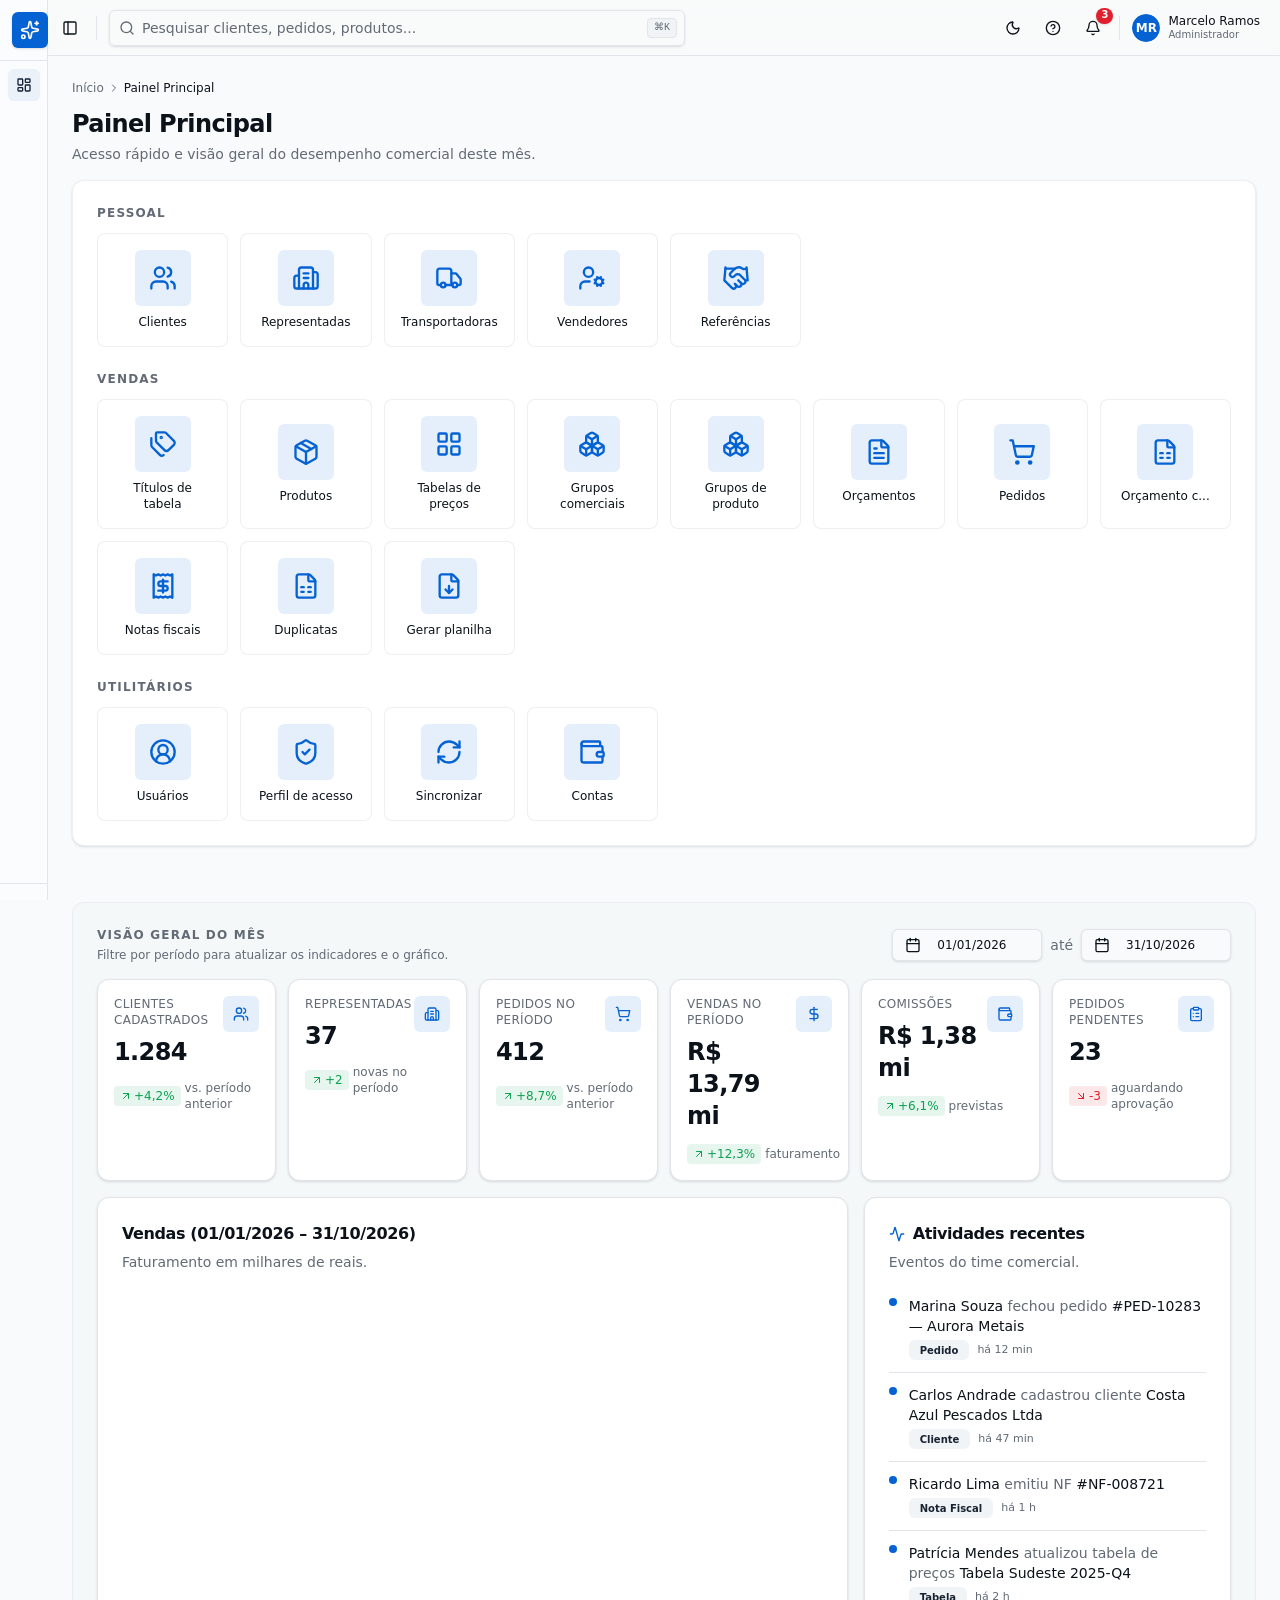
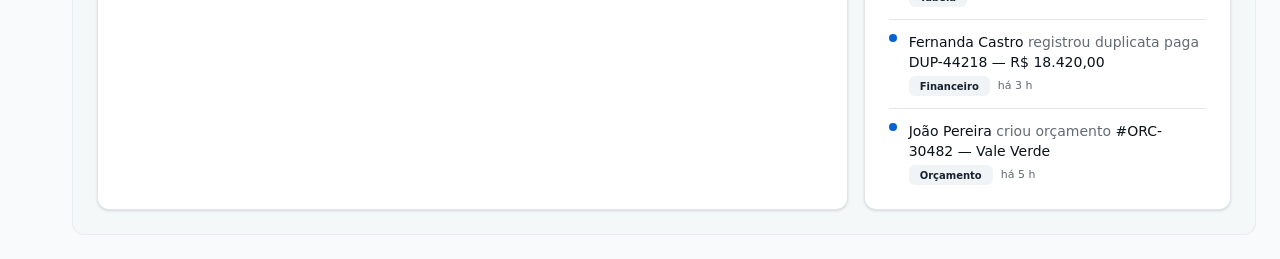
<file: html-export/index.html>
<!DOCTYPE html>
<html lang="pt-BR" class="">
<head>
<meta charset="utf-8">
<meta name="viewport" content="width=device-width, initial-scale=1">
<title>Painel Principal — Metas Representações</title>
<style>
@layer properties {
  @supports (((-webkit-hyphens: none)) and (not (margin-trim: inline))) or ((-moz-orient: inline) and (not (color: rgb(from red r g b)))) {
  *, ::before, ::after, ::backdrop { --tw-translate-x: 0; --tw-translate-y: 0; --tw-translate-z: 0; --tw-rotate-x: initial; --tw-rotate-y: initial; --tw-rotate-z: initial; --tw-skew-x: initial; --tw-skew-y: initial; --tw-space-y-reverse: 0; --tw-space-x-reverse: 0; --tw-border-style: solid; --tw-leading: initial; --tw-font-weight: initial; --tw-tracking: initial; --tw-ordinal: initial; --tw-slashed-zero: initial; --tw-numeric-figure: initial; --tw-numeric-spacing: initial; --tw-numeric-fraction: initial; --tw-shadow: 0 0 #0000; --tw-shadow-color: initial; --tw-shadow-alpha: 100%; --tw-inset-shadow: 0 0 #0000; --tw-inset-shadow-color: initial; --tw-inset-shadow-alpha: 100%; --tw-ring-color: initial; --tw-ring-shadow: 0 0 #0000; --tw-inset-ring-color: initial; --tw-inset-ring-shadow: 0 0 #0000; --tw-ring-inset: initial; --tw-ring-offset-width: 0px; --tw-ring-offset-color: #fff; --tw-ring-offset-shadow: 0 0 #0000; --tw-outline-style: solid; --tw-backdrop-blur: initial; --tw-backdrop-brightness: initial; --tw-backdrop-contrast: initial; --tw-backdrop-grayscale: initial; --tw-backdrop-hue-rotate: initial; --tw-backdrop-invert: initial; --tw-backdrop-opacity: initial; --tw-backdrop-saturate: initial; --tw-backdrop-sepia: initial; --tw-duration: initial; --tw-ease: initial; --tw-content: ""; --tw-animation-delay: 0s; --tw-animation-direction: normal; --tw-animation-duration: initial; --tw-animation-fill-mode: none; --tw-animation-iteration-count: 1; --tw-enter-blur: 0; --tw-enter-opacity: 1; --tw-enter-rotate: 0; --tw-enter-scale: 1; --tw-enter-translate-x: 0; --tw-enter-translate-y: 0; --tw-exit-blur: 0; --tw-exit-opacity: 1; --tw-exit-rotate: 0; --tw-exit-scale: 1; --tw-exit-translate-x: 0; --tw-exit-translate-y: 0; }
}
}
@layer theme {
  :root, :host { --font-sans: "Inter", ui-sans-serif, system-ui, sans-serif; --font-mono: ui-monospace, SFMono-Regular, Menlo, Monaco, Consolas, "Liberation Mono",
      "Courier New", monospace; --color-black: #000; --spacing: .25rem; --container-sm: 24rem; --container-md: 28rem; --container-lg: 32rem; --container-xl: 36rem; --text-xs: .75rem; --text-xs--line-height: calc(1 / .75); --text-sm: .875rem; --text-sm--line-height: calc(1.25 / .875); --text-base: 1rem; --text-base--line-height: calc(1.5 / 1); --text-lg: 1.125rem; --text-lg--line-height: calc(1.75 / 1.125); --text-xl: 1.25rem; --text-xl--line-height: calc(1.75 / 1.25); --text-2xl: 1.5rem; --text-2xl--line-height: calc(2 / 1.5); --text-7xl: 4.5rem; --text-7xl--line-height: 1; --font-weight-normal: 400; --font-weight-medium: 500; --font-weight-semibold: 600; --font-weight-bold: 700; --tracking-tight: -.025em; --tracking-wide: .025em; --tracking-widest: .1em; --leading-tight: 1.25; --leading-relaxed: 1.625; --ease-in-out: cubic-bezier(.4, 0, .2, 1); --animate-spin: spin 1s linear infinite; --animate-pulse: pulse 2s cubic-bezier(.4, 0, .6, 1) infinite; --aspect-video: 16 / 9; --default-transition-duration: .15s; --default-transition-timing-function: cubic-bezier(.4, 0, .2, 1); --default-font-family: "Inter", ui-sans-serif, system-ui, sans-serif; --default-mono-font-family: var(--font-mono); --color-background: var(--background); --color-foreground: var(--foreground); --color-border: var(--border); }
}
@layer base {
  *, ::after, ::before, ::backdrop { box-sizing: border-box; border: 0px solid; margin: 0px; padding: 0px; }
  ::file-selector-button { box-sizing: border-box; border: 0px solid; margin: 0px; padding: 0px; }
  html, :host { text-size-adjust: 100%; tab-size: 4; line-height: 1.5; font-family: var(--default-font-family, ui-sans-serif, system-ui, sans-serif, "Apple Color Emoji", "Segoe UI Emoji", "Segoe UI Symbol", "Noto Color Emoji"); font-feature-settings: var(--default-font-feature-settings, normal); font-variation-settings: var(--default-font-variation-settings, normal); -webkit-tap-highlight-color: transparent; }
  hr { height: 0px; color: inherit; border-top-width: 1px; }
  abbr:where([title]) { text-decoration: underline dotted; }
  h1, h2, h3, h4, h5, h6 { font-size: inherit; font-weight: inherit; }
  a { color: inherit; text-decoration: inherit; }
  b, strong { font-weight: bolder; }
  code, kbd, samp, pre { font-family: var(--default-mono-font-family, ui-monospace, SFMono-Regular, Menlo, Monaco, Consolas, "Liberation Mono", "Courier New", monospace); font-feature-settings: var(--default-mono-font-feature-settings, normal); font-variation-settings: var(--default-mono-font-variation-settings, normal); font-size: 1em; }
  small { font-size: 80%; }
  sub, sup { vertical-align: baseline; font-size: 75%; line-height: 0; position: relative; }
  sub { bottom: -0.25em; }
  sup { top: -0.5em; }
  table { text-indent: 0px; border-color: inherit; border-collapse: collapse; }
  progress { vertical-align: baseline; }
  summary { display: list-item; }
  ol, ul, menu { list-style: none; }
  img, svg, video, canvas, audio, iframe, embed, object { vertical-align: middle; display: block; }
  img, video { max-width: 100%; height: auto; }
  button, input, select, optgroup, textarea { font: inherit; letter-spacing: inherit; color: inherit; opacity: 1; background-color: rgba(0, 0, 0, 0); border-radius: 0px; }
  ::file-selector-button { font: inherit; letter-spacing: inherit; color: inherit; opacity: 1; background-color: rgba(0, 0, 0, 0); border-radius: 0px; }
  :where(select:is([multiple], [size])) optgroup { font-weight: bolder; }
  :where(select:is([multiple], [size])) optgroup option { padding-inline-start: 20px; }
  ::file-selector-button { margin-inline-end: 4px; }
  ::placeholder { opacity: 1; }
  @supports (not ((-webkit-appearance: -apple-pay-button))) or (contain-intrinsic-size: 1px) {
  ::placeholder { color: currentcolor; }
  @supports (color: color-mix(in lab, red, red)) {
  ::placeholder { color: color-mix(in oklab, currentcolor, transparent); }
}
}
  textarea { resize: vertical; }
  ::-webkit-search-decoration { appearance: none; }
  ::-webkit-date-and-time-value { min-height: 1lh; text-align: inherit; }
  ::-webkit-datetime-edit { display: inline-flex; }
  ::-webkit-datetime-edit-fields-wrapper { padding: 0px; }
  ::-webkit-datetime-edit { padding-block: 0px; }
  ::-webkit-datetime-edit-year-field { padding-block: 0px; }
  ::-webkit-datetime-edit-month-field { padding-block: 0px; }
  ::-webkit-datetime-edit-day-field { padding-block: 0px; }
  ::-webkit-datetime-edit-hour-field { padding-block: 0px; }
  ::-webkit-datetime-edit-minute-field { padding-block: 0px; }
  ::-webkit-datetime-edit-second-field { padding-block: 0px; }
  ::-webkit-datetime-edit-millisecond-field { padding-block: 0px; }
  ::-webkit-datetime-edit-meridiem-field { padding-block: 0px; }
  ::-webkit-calendar-picker-indicator { line-height: 1; }
  button, input:where([type="button"], [type="reset"], [type="submit"]) { appearance: button; }
  ::file-selector-button { appearance: button; }
  ::-webkit-inner-spin-button { height: auto; }
  ::-webkit-outer-spin-button { height: auto; }
  [hidden]:where(:not([hidden="until-found"])) { display: none !important; }
  * { border-color: var(--color-border); }
  html, body { background-color: var(--color-background); color: var(--color-foreground); font-family: var(--font-sans); -webkit-font-smoothing: antialiased; }
}
@layer components;
@layer utilities {
  .pointer-events-auto { pointer-events: auto; }
  .pointer-events-none { pointer-events: none; }
  .invisible { visibility: hidden; }
  .sr-only { clip-path: inset(50%); white-space: nowrap; border-width: 0px; width: 1px; height: 1px; margin: -1px; padding: 0px; position: absolute; overflow: hidden; }
  .absolute { position: absolute; }
  .fixed { position: fixed; }
  .relative { position: relative; }
  .sticky { position: sticky; }
  .inset-0 { inset: calc(var(--spacing) * 0); }
  .inset-x-0 { inset-inline: calc(var(--spacing) * 0); }
  .inset-y-0 { inset-block: calc(var(--spacing) * 0); }
  .start { inset-inline-start: var(--spacing); }
  .end { inset-inline-end: var(--spacing); }
  .-top-0\.5 { top: calc(var(--spacing) * -.5); }
  .-top-12 { top: calc(var(--spacing) * -12); }
  .top-0 { top: calc(var(--spacing) * 0); }
  .top-1\.5 { top: calc(var(--spacing) * 1.5); }
  .top-1\/2 { top: 50%; }
  .top-2 { top: calc(var(--spacing) * 2); }
  .top-3\.5 { top: calc(var(--spacing) * 3.5); }
  .top-4 { top: calc(var(--spacing) * 4); }
  .top-\[1px\] { top: 1px; }
  .top-\[50\%\] { top: 50%; }
  .top-\[60\%\] { top: 60%; }
  .top-full { top: 100%; }
  .-right-0\.5 { right: calc(var(--spacing) * -.5); }
  .-right-12 { right: calc(var(--spacing) * -12); }
  .right-0 { right: calc(var(--spacing) * 0); }
  .right-1 { right: calc(var(--spacing) * 1); }
  .right-2 { right: calc(var(--spacing) * 2); }
  .right-3 { right: calc(var(--spacing) * 3); }
  .right-4 { right: calc(var(--spacing) * 4); }
  .-bottom-12 { bottom: calc(var(--spacing) * -12); }
  .bottom-0 { bottom: calc(var(--spacing) * 0); }
  .-left-12 { left: calc(var(--spacing) * -12); }
  .left-0 { left: calc(var(--spacing) * 0); }
  .left-1\/2 { left: 50%; }
  .left-2 { left: calc(var(--spacing) * 2); }
  .left-2\.5 { left: calc(var(--spacing) * 2.5); }
  .left-\[50\%\] { left: 50%; }
  .z-10 { z-index: 10; }
  .z-20 { z-index: 20; }
  .z-30 { z-index: 30; }
  .z-50 { z-index: 50; }
  .z-\[1\] { z-index: 1; }
  .-mx-1 { margin-inline: calc(var(--spacing) * -1); }
  .mx-1 { margin-inline: calc(var(--spacing) * 1); }
  .mx-2 { margin-inline: calc(var(--spacing) * 2); }
  .mx-3\.5 { margin-inline: calc(var(--spacing) * 3.5); }
  .mx-auto { margin-inline: auto; }
  .my-0\.5 { margin-block: calc(var(--spacing) * .5); }
  .my-1 { margin-block: calc(var(--spacing) * 1); }
  .-mt-4 { margin-top: calc(var(--spacing) * -4); }
  .mt-0\.5 { margin-top: calc(var(--spacing) * .5); }
  .mt-1 { margin-top: calc(var(--spacing) * 1); }
  .mt-1\.5 { margin-top: calc(var(--spacing) * 1.5); }
  .mt-2 { margin-top: calc(var(--spacing) * 2); }
  .mt-3 { margin-top: calc(var(--spacing) * 3); }
  .mt-4 { margin-top: calc(var(--spacing) * 4); }
  .mt-6 { margin-top: calc(var(--spacing) * 6); }
  .mt-24 { margin-top: calc(var(--spacing) * 24); }
  .mt-auto { margin-top: auto; }
  .mr-1\.5 { margin-right: calc(var(--spacing) * 1.5); }
  .mr-2 { margin-right: calc(var(--spacing) * 2); }
  .mb-1 { margin-bottom: calc(var(--spacing) * 1); }
  .mb-3 { margin-bottom: calc(var(--spacing) * 3); }
  .-ml-1 { margin-left: calc(var(--spacing) * -1); }
  .-ml-4 { margin-left: calc(var(--spacing) * -4); }
  .ml-1 { margin-left: calc(var(--spacing) * 1); }
  .ml-auto { margin-left: auto; }
  .line-clamp-2 { -webkit-line-clamp: 2; -webkit-box-orient: vertical; display: -webkit-box; overflow: hidden; }
  .block { display: block; }
  .flex { display: flex; }
  .grid { display: grid; }
  .hidden { display: none; }
  .inline-flex { display: inline-flex; }
  .table { display: table; }
  .aspect-square { aspect-ratio: 1 / 1; }
  .aspect-video { aspect-ratio: var(--aspect-video); }
  .size-\(--cell-size\) { width: var(--cell-size); height: var(--cell-size); }
  .size-4 { width: calc(var(--spacing) * 4); height: calc(var(--spacing) * 4); }
  .h-\(--cell-size\) { height: var(--cell-size); }
  .h-1\.5 { height: calc(var(--spacing) * 1.5); }
  .h-2 { height: calc(var(--spacing) * 2); }
  .h-2\.5 { height: calc(var(--spacing) * 2.5); }
  .h-3 { height: calc(var(--spacing) * 3); }
  .h-3\.5 { height: calc(var(--spacing) * 3.5); }
  .h-4 { height: calc(var(--spacing) * 4); }
  .h-5 { height: calc(var(--spacing) * 5); }
  .h-6 { height: calc(var(--spacing) * 6); }
  .h-7 { height: calc(var(--spacing) * 7); }
  .h-8 { height: calc(var(--spacing) * 8); }
  .h-9 { height: calc(var(--spacing) * 9); }
  .h-10 { height: calc(var(--spacing) * 10); }
  .h-12 { height: calc(var(--spacing) * 12); }
  .h-14 { height: calc(var(--spacing) * 14); }
  .h-72 { height: calc(var(--spacing) * 72); }
  .h-\[1px\] { height: 1px; }
  .h-\[var\(--radix-navigation-menu-viewport-height\)\] { height: var(--radix-navigation-menu-viewport-height); }
  .h-\[var\(--radix-select-trigger-height\)\] { height: var(--radix-select-trigger-height); }
  .h-auto { height: auto; }
  .h-full { height: 100%; }
  .h-px { height: 1px; }
  .h-svh { height: 100svh; }
  .max-h-\(--radix-context-menu-content-available-height\) { max-height: var(--radix-context-menu-content-available-height); }
  .max-h-\(--radix-select-content-available-height\) { max-height: var(--radix-select-content-available-height); }
  .max-h-\[300px\] { max-height: 300px; }
  .max-h-\[var\(--radix-dropdown-menu-content-available-height\)\] { max-height: var(--radix-dropdown-menu-content-available-height); }
  .min-h-0 { min-height: calc(var(--spacing) * 0); }
  .min-h-\[60px\] { min-height: 60px; }
  .min-h-screen { min-height: 100vh; }
  .min-h-svh { min-height: 100svh; }
  .w-\(--cell-size\) { width: var(--cell-size); }
  .w-\(--sidebar-width\) { width: var(--sidebar-width); }
  .w-0 { width: calc(var(--spacing) * 0); }
  .w-1 { width: calc(var(--spacing) * 1); }
  .w-2 { width: calc(var(--spacing) * 2); }
  .w-2\.5 { width: calc(var(--spacing) * 2.5); }
  .w-3 { width: calc(var(--spacing) * 3); }
  .w-3\.5 { width: calc(var(--spacing) * 3.5); }
  .w-3\/4 { width: 75%; }
  .w-4 { width: calc(var(--spacing) * 4); }
  .w-5 { width: calc(var(--spacing) * 5); }
  .w-7 { width: calc(var(--spacing) * 7); }
  .w-8 { width: calc(var(--spacing) * 8); }
  .w-9 { width: calc(var(--spacing) * 9); }
  .w-10 { width: calc(var(--spacing) * 10); }
  .w-14 { width: calc(var(--spacing) * 14); }
  .w-20 { width: calc(var(--spacing) * 20); }
  .w-24 { width: calc(var(--spacing) * 24); }
  .w-28 { width: calc(var(--spacing) * 28); }
  .w-32 { width: calc(var(--spacing) * 32); }
  .w-36 { width: calc(var(--spacing) * 36); }
  .w-44 { width: calc(var(--spacing) * 44); }
  .w-56 { width: calc(var(--spacing) * 56); }
  .w-64 { width: calc(var(--spacing) * 64); }
  .w-72 { width: calc(var(--spacing) * 72); }
  .w-\[1px\] { width: 1px; }
  .w-\[72px\] { width: 72px; }
  .w-\[100px\] { width: 100px; }
  .w-\[150px\] { width: 150px; }
  .w-auto { width: auto; }
  .w-fit { width: fit-content; }
  .w-full { width: 100%; }
  .w-max { width: max-content; }
  .w-px { width: 1px; }
  .max-w-\(--skeleton-width\) { max-width: var(--skeleton-width); }
  .max-w-lg { max-width: var(--container-lg); }
  .max-w-max { max-width: max-content; }
  .max-w-md { max-width: var(--container-md); }
  .max-w-sm { max-width: var(--container-sm); }
  .max-w-xl { max-width: var(--container-xl); }
  .min-w-\(--cell-size\) { min-width: var(--cell-size); }
  .min-w-0 { min-width: calc(var(--spacing) * 0); }
  .min-w-4 { min-width: calc(var(--spacing) * 4); }
  .min-w-5 { min-width: calc(var(--spacing) * 5); }
  .min-w-8 { min-width: calc(var(--spacing) * 8); }
  .min-w-9 { min-width: calc(var(--spacing) * 9); }
  .min-w-10 { min-width: calc(var(--spacing) * 10); }
  .min-w-\[8rem\] { min-width: 8rem; }
  .min-w-\[12rem\] { min-width: 12rem; }
  .min-w-\[220px\] { min-width: 220px; }
  .min-w-\[var\(--radix-select-trigger-width\)\] { min-width: var(--radix-select-trigger-width); }
  .flex-1 { flex: 1 1 0%; }
  .shrink-0 { flex-shrink: 0; }
  .grow { flex-grow: 1; }
  .grow-0 { flex-grow: 0; }
  .basis-full { flex-basis: 100%; }
  .caption-bottom { caption-side: bottom; }
  .border-collapse { border-collapse: collapse; }
  .origin-\(--radix-context-menu-content-transform-origin\) { transform-origin: var(--radix-context-menu-content-transform-origin); }
  .origin-\(--radix-dropdown-menu-content-transform-origin\) { transform-origin: var(--radix-dropdown-menu-content-transform-origin); }
  .origin-\(--radix-hover-card-content-transform-origin\) { transform-origin: var(--radix-hover-card-content-transform-origin); }
  .origin-\(--radix-menubar-content-transform-origin\) { transform-origin: var(--radix-menubar-content-transform-origin); }
  .origin-\(--radix-popover-content-transform-origin\) { transform-origin: var(--radix-popover-content-transform-origin); }
  .origin-\(--radix-select-content-transform-origin\) { transform-origin: var(--radix-select-content-transform-origin); }
  .origin-\(--radix-tooltip-content-transform-origin\) { transform-origin: var(--radix-tooltip-content-transform-origin); }
  .-translate-x-1\/2 { --tw-translate-x: calc(calc(1 / 2 * 100%) * -1); translate: var(--tw-translate-x) var(--tw-translate-y); }
  .-translate-x-px { --tw-translate-x: -1px; translate: var(--tw-translate-x) var(--tw-translate-y); }
  .translate-x-\[-50\%\] { --tw-translate-x: -50%; translate: var(--tw-translate-x) var(--tw-translate-y); }
  .translate-x-px { --tw-translate-x: 1px; translate: var(--tw-translate-x) var(--tw-translate-y); }
  .-translate-y-1\/2 { --tw-translate-y: calc(calc(1 / 2 * 100%) * -1); translate: var(--tw-translate-x) var(--tw-translate-y); }
  .translate-y-\[-50\%\] { --tw-translate-y: -50%; translate: var(--tw-translate-x) var(--tw-translate-y); }
  .rotate-45 { rotate: 45deg; }
  .rotate-90 { rotate: 90deg; }
  .transform { transform: var(--tw-rotate-x, ) var(--tw-rotate-y, ) var(--tw-rotate-z, ) var(--tw-skew-x, ) var(--tw-skew-y, ); }
  .animate-caret-blink { animation: 1.25s ease-out 0s infinite normal none running caret-blink; }
  .animate-in { animation: enter var(--tw-animation-duration, var(--tw-duration, .15s))var(--tw-ease, ease)var(--tw-animation-delay, 0s)var(--tw-animation-iteration-count, 1)var(--tw-animation-direction, normal)var(--tw-animation-fill-mode, none); }
  .animate-pulse { animation: var(--animate-pulse); }
  .animate-spin { animation: var(--animate-spin); }
  .cursor-default { cursor: default; }
  .cursor-pointer { cursor: pointer; }
  .touch-none { touch-action: none; }
  .list-none { list-style-type: none; }
  .grid-cols-1 { grid-template-columns: repeat(1, minmax(0px, 1fr)); }
  .grid-cols-2 { grid-template-columns: repeat(2, minmax(0px, 1fr)); }
  .grid-cols-\[minmax\(0\,1fr\)_auto\] { grid-template-columns: minmax(0px, 1fr) auto; }
  .flex-col { flex-direction: column; }
  .flex-col-reverse { flex-direction: column-reverse; }
  .flex-row { flex-direction: row; }
  .flex-wrap { flex-wrap: wrap; }
  .place-content-center { place-content: center; }
  .items-center { align-items: center; }
  .items-end { align-items: flex-end; }
  .items-start { align-items: flex-start; }
  .items-stretch { align-items: stretch; }
  .justify-between { justify-content: space-between; }
  .justify-center { justify-content: center; }
  .justify-end { justify-content: flex-end; }
  .justify-start { justify-content: flex-start; }
  .gap-0 { gap: calc(var(--spacing) * 0); }
  .gap-0\.5 { gap: calc(var(--spacing) * .5); }
  .gap-1 { gap: calc(var(--spacing) * 1); }
  .gap-1\.5 { gap: calc(var(--spacing) * 1.5); }
  .gap-2 { gap: calc(var(--spacing) * 2); }
  .gap-3 { gap: calc(var(--spacing) * 3); }
  .gap-4 { gap: calc(var(--spacing) * 4); }
  :where(.space-y-0 > :not(:last-child)) { --tw-space-y-reverse: 0; margin-block-start: calc(calc(var(--spacing) * 0) * var(--tw-space-y-reverse)); margin-block-end: calc(calc(var(--spacing) * 0) * calc(1 - var(--tw-space-y-reverse))); }
  :where(.space-y-1\.5 > :not(:last-child)) { --tw-space-y-reverse: 0; margin-block-start: calc(calc(var(--spacing) * 1.5) * var(--tw-space-y-reverse)); margin-block-end: calc(calc(var(--spacing) * 1.5) * calc(1 - var(--tw-space-y-reverse))); }
  :where(.space-y-2 > :not(:last-child)) { --tw-space-y-reverse: 0; margin-block-start: calc(calc(var(--spacing) * 2) * var(--tw-space-y-reverse)); margin-block-end: calc(calc(var(--spacing) * 2) * calc(1 - var(--tw-space-y-reverse))); }
  :where(.space-y-3 > :not(:last-child)) { --tw-space-y-reverse: 0; margin-block-start: calc(calc(var(--spacing) * 3) * var(--tw-space-y-reverse)); margin-block-end: calc(calc(var(--spacing) * 3) * calc(1 - var(--tw-space-y-reverse))); }
  :where(.space-y-4 > :not(:last-child)) { --tw-space-y-reverse: 0; margin-block-start: calc(calc(var(--spacing) * 4) * var(--tw-space-y-reverse)); margin-block-end: calc(calc(var(--spacing) * 4) * calc(1 - var(--tw-space-y-reverse))); }
  :where(.space-y-5 > :not(:last-child)) { --tw-space-y-reverse: 0; margin-block-start: calc(calc(var(--spacing) * 5) * var(--tw-space-y-reverse)); margin-block-end: calc(calc(var(--spacing) * 5) * calc(1 - var(--tw-space-y-reverse))); }
  :where(.space-y-6 > :not(:last-child)) { --tw-space-y-reverse: 0; margin-block-start: calc(calc(var(--spacing) * 6) * var(--tw-space-y-reverse)); margin-block-end: calc(calc(var(--spacing) * 6) * calc(1 - var(--tw-space-y-reverse))); }
  :where(.space-x-1 > :not(:last-child)) { --tw-space-x-reverse: 0; margin-inline-start: calc(calc(var(--spacing) * 1) * var(--tw-space-x-reverse)); margin-inline-end: calc(calc(var(--spacing) * 1) * calc(1 - var(--tw-space-x-reverse))); }
  .truncate { text-overflow: ellipsis; white-space: nowrap; overflow: hidden; }
  .overflow-auto { overflow: auto; }
  .overflow-hidden { overflow: hidden; }
  .overflow-x-auto { overflow-x: auto; }
  .overflow-x-hidden { overflow-x: hidden; }
  .overflow-y-auto { overflow-y: auto; }
  .rounded { border-radius: 0.25rem; }
  .rounded-\[2px\] { border-radius: 2px; }
  .rounded-\[inherit\] { border-radius: inherit; }
  .rounded-full { border-radius: 3.40282e+38px; }
  .rounded-lg { border-radius: var(--radius); }
  .rounded-md { border-radius: calc(var(--radius) - 2px); }
  .rounded-none { border-radius: 0px; }
  .rounded-sm { border-radius: calc(var(--radius) - 4px); }
  .rounded-xl { border-radius: calc(var(--radius) + 4px); }
  .rounded-t-\[10px\] { border-top-left-radius: 10px; border-top-right-radius: 10px; }
  .rounded-l-md { border-top-left-radius: calc(var(--radius) - 2px); border-bottom-left-radius: calc(var(--radius) - 2px); }
  .rounded-tl-sm { border-top-left-radius: calc(var(--radius) - 4px); }
  .rounded-r-md { border-top-right-radius: calc(var(--radius) - 2px); border-bottom-right-radius: calc(var(--radius) - 2px); }
  .border { border-style: var(--tw-border-style); border-width: 1px; }
  .border-2 { border-style: var(--tw-border-style); border-width: 2px; }
  .border-\[1\.5px\] { border-style: var(--tw-border-style); border-width: 1.5px; }
  .border-y { border-block-style: var(--tw-border-style); border-block-width: 1px; }
  .border-t { border-top-style: var(--tw-border-style); border-top-width: 1px; }
  .border-r { border-right-style: var(--tw-border-style); border-right-width: 1px; }
  .border-b { border-bottom-style: var(--tw-border-style); border-bottom-width: 1px; }
  .border-l { border-left-style: var(--tw-border-style); border-left-width: 1px; }
  .border-dashed { --tw-border-style: dashed; border-style: dashed; }
  .border-\(--color-border\) { border-color: var(--color-border); }
  .border-border { border-color: var(--border); }
  .border-border\/50 { border-color: var(--border); }
  @supports (color: color-mix(in lab, red, red)) {
  .border-border\/50 { border-color: color-mix(in oklab, var(--border) 50%, transparent); }
}
  .border-border\/60 { border-color: var(--border); }
  @supports (color: color-mix(in lab, red, red)) {
  .border-border\/60 { border-color: color-mix(in oklab, var(--border) 60%, transparent); }
}
  .border-destructive\/50 { border-color: var(--destructive); }
  @supports (color: color-mix(in lab, red, red)) {
  .border-destructive\/50 { border-color: color-mix(in oklab, var(--destructive) 50%, transparent); }
}
  .border-input { border-color: var(--input); }
  .border-primary { border-color: var(--primary); }
  .border-primary\/50 { border-color: var(--primary); }
  @supports (color: color-mix(in lab, red, red)) {
  .border-primary\/50 { border-color: color-mix(in oklab, var(--primary) 50%, transparent); }
}
  .border-sidebar-border { border-color: var(--sidebar-border); }
  .border-success\/30 { border-color: var(--success); }
  @supports (color: color-mix(in lab, red, red)) {
  .border-success\/30 { border-color: color-mix(in oklab, var(--success) 30%, transparent); }
}
  .border-transparent { border-color: rgba(0, 0, 0, 0); }
  .border-t-transparent { border-top-color: rgba(0, 0, 0, 0); }
  .border-l-transparent { border-left-color: rgba(0, 0, 0, 0); }
  .bg-\(--color-bg\) { background-color: var(--color-bg); }
  .bg-accent { background-color: var(--accent); }
  .bg-background { background-color: var(--background); }
  .bg-background\/80 { background-color: var(--background); }
  @supports (color: color-mix(in lab, red, red)) {
  .bg-background\/80 { background-color: color-mix(in oklab, var(--background) 80%, transparent); }
}
  .bg-black\/80 { background-color: rgba(0, 0, 0, 0.8); }
  @supports (color: color-mix(in lab, red, red)) {
  .bg-black\/80 { background-color: color-mix(in oklab, var(--color-black) 80%, transparent); }
}
  .bg-border { background-color: var(--border); }
  .bg-card { background-color: var(--card); }
  .bg-destructive { background-color: var(--destructive); }
  .bg-destructive\/10 { background-color: var(--destructive); }
  @supports (color: color-mix(in lab, red, red)) {
  .bg-destructive\/10 { background-color: color-mix(in oklab, var(--destructive) 10%, transparent); }
}
  .bg-foreground { background-color: var(--foreground); }
  .bg-muted { background-color: var(--muted); }
  .bg-muted\/20 { background-color: var(--muted); }
  @supports (color: color-mix(in lab, red, red)) {
  .bg-muted\/20 { background-color: color-mix(in oklab, var(--muted) 20%, transparent); }
}
  .bg-muted\/40 { background-color: var(--muted); }
  @supports (color: color-mix(in lab, red, red)) {
  .bg-muted\/40 { background-color: color-mix(in oklab, var(--muted) 40%, transparent); }
}
  .bg-muted\/50 { background-color: var(--muted); }
  @supports (color: color-mix(in lab, red, red)) {
  .bg-muted\/50 { background-color: color-mix(in oklab, var(--muted) 50%, transparent); }
}
  .bg-popover { background-color: var(--popover); }
  .bg-primary { background-color: var(--primary); }
  .bg-primary\/10 { background-color: var(--primary); }
  @supports (color: color-mix(in lab, red, red)) {
  .bg-primary\/10 { background-color: color-mix(in oklab, var(--primary) 10%, transparent); }
}
  .bg-primary\/20 { background-color: var(--primary); }
  @supports (color: color-mix(in lab, red, red)) {
  .bg-primary\/20 { background-color: color-mix(in oklab, var(--primary) 20%, transparent); }
}
  .bg-secondary { background-color: var(--secondary); }
  .bg-sidebar { background-color: var(--sidebar); }
  .bg-sidebar-border { background-color: var(--sidebar-border); }
  .bg-success\/10 { background-color: var(--success); }
  @supports (color: color-mix(in lab, red, red)) {
  .bg-success\/10 { background-color: color-mix(in oklab, var(--success) 10%, transparent); }
}
  .bg-transparent { background-color: rgba(0, 0, 0, 0); }
  .fill-current { fill: currentcolor; }
  .fill-primary { fill: var(--primary); }
  .p-0 { padding: calc(var(--spacing) * 0); }
  .p-1 { padding: calc(var(--spacing) * 1); }
  .p-2 { padding: calc(var(--spacing) * 2); }
  .p-3 { padding: calc(var(--spacing) * 3); }
  .p-4 { padding: calc(var(--spacing) * 4); }
  .p-6 { padding: calc(var(--spacing) * 6); }
  .p-8 { padding: calc(var(--spacing) * 8); }
  .p-\[1px\] { padding: 1px; }
  .px-\(--cell-size\) { padding-inline: var(--cell-size); }
  .px-1 { padding-inline: calc(var(--spacing) * 1); }
  .px-1\.5 { padding-inline: calc(var(--spacing) * 1.5); }
  .px-2 { padding-inline: calc(var(--spacing) * 2); }
  .px-2\.5 { padding-inline: calc(var(--spacing) * 2.5); }
  .px-3 { padding-inline: calc(var(--spacing) * 3); }
  .px-4 { padding-inline: calc(var(--spacing) * 4); }
  .px-8 { padding-inline: calc(var(--spacing) * 8); }
  .py-0\.5 { padding-block: calc(var(--spacing) * .5); }
  .py-1 { padding-block: calc(var(--spacing) * 1); }
  .py-1\.5 { padding-block: calc(var(--spacing) * 1.5); }
  .py-2 { padding-block: calc(var(--spacing) * 2); }
  .py-2\.5 { padding-block: calc(var(--spacing) * 2.5); }
  .py-3 { padding-block: calc(var(--spacing) * 3); }
  .py-4 { padding-block: calc(var(--spacing) * 4); }
  .py-6 { padding-block: calc(var(--spacing) * 6); }
  .py-16 { padding-block: calc(var(--spacing) * 16); }
  .py-24 { padding-block: calc(var(--spacing) * 24); }
  .pt-0 { padding-top: calc(var(--spacing) * 0); }
  .pt-1 { padding-top: calc(var(--spacing) * 1); }
  .pt-3 { padding-top: calc(var(--spacing) * 3); }
  .pt-4 { padding-top: calc(var(--spacing) * 4); }
  .pr-1 { padding-right: calc(var(--spacing) * 1); }
  .pr-2 { padding-right: calc(var(--spacing) * 2); }
  .pr-2\.5 { padding-right: calc(var(--spacing) * 2.5); }
  .pr-8 { padding-right: calc(var(--spacing) * 8); }
  .pr-16 { padding-right: calc(var(--spacing) * 16); }
  .pb-3 { padding-bottom: calc(var(--spacing) * 3); }
  .pb-4 { padding-bottom: calc(var(--spacing) * 4); }
  .pl-2 { padding-left: calc(var(--spacing) * 2); }
  .pl-2\.5 { padding-left: calc(var(--spacing) * 2.5); }
  .pl-4 { padding-left: calc(var(--spacing) * 4); }
  .pl-8 { padding-left: calc(var(--spacing) * 8); }
  .text-center { text-align: center; }
  .text-left { text-align: left; }
  .text-right { text-align: right; }
  .align-middle { vertical-align: middle; }
  .font-mono { font-family: var(--font-mono); }
  .text-2xl { font-size: var(--text-2xl); line-height: var(--tw-leading, var(--text-2xl--line-height)); }
  .text-7xl { font-size: var(--text-7xl); line-height: var(--tw-leading, var(--text-7xl--line-height)); }
  .text-base { font-size: var(--text-base); line-height: var(--tw-leading, var(--text-base--line-height)); }
  .text-lg { font-size: var(--text-lg); line-height: var(--tw-leading, var(--text-lg--line-height)); }
  .text-sm { font-size: var(--text-sm); line-height: var(--tw-leading, var(--text-sm--line-height)); }
  .text-xl { font-size: var(--text-xl); line-height: var(--tw-leading, var(--text-xl--line-height)); }
  .text-xs { font-size: var(--text-xs); line-height: var(--tw-leading, var(--text-xs--line-height)); }
  .text-\[0\.8rem\] { font-size: 0.8rem; }
  .text-\[10px\] { font-size: 10px; }
  .text-\[11px\] { font-size: 11px; }
  .leading-none { --tw-leading: 1; line-height: 1; }
  .leading-tight { --tw-leading: var(--leading-tight); line-height: var(--leading-tight); }
  .font-bold { --tw-font-weight: var(--font-weight-bold); font-weight: var(--font-weight-bold); }
  .font-medium { --tw-font-weight: var(--font-weight-medium); font-weight: var(--font-weight-medium); }
  .font-normal { --tw-font-weight: var(--font-weight-normal); font-weight: var(--font-weight-normal); }
  .font-semibold { --tw-font-weight: var(--font-weight-semibold); font-weight: var(--font-weight-semibold); }
  .tracking-tight { --tw-tracking: var(--tracking-tight); letter-spacing: var(--tracking-tight); }
  .tracking-wide { --tw-tracking: var(--tracking-wide); letter-spacing: var(--tracking-wide); }
  .tracking-widest { --tw-tracking: var(--tracking-widest); letter-spacing: var(--tracking-widest); }
  .break-words { overflow-wrap: break-word; }
  .whitespace-nowrap { white-space: nowrap; }
  .text-accent-foreground { color: var(--accent-foreground); }
  .text-card-foreground { color: var(--card-foreground); }
  .text-current { color: currentcolor; }
  .text-destructive { color: var(--destructive); }
  .text-destructive-foreground { color: var(--destructive-foreground); }
  .text-foreground { color: var(--foreground); }
  .text-muted-foreground { color: var(--muted-foreground); }
  .text-popover-foreground { color: var(--popover-foreground); }
  .text-primary { color: var(--primary); }
  .text-primary-foreground { color: var(--primary-foreground); }
  .text-secondary-foreground { color: var(--secondary-foreground); }
  .text-sidebar-foreground { color: var(--sidebar-foreground); }
  .text-sidebar-foreground\/70 { color: var(--sidebar-foreground); }
  @supports (color: color-mix(in lab, red, red)) {
  .text-sidebar-foreground\/70 { color: color-mix(in oklab, var(--sidebar-foreground) 70%, transparent); }
}
  .text-success { color: var(--success); }
  .uppercase { text-transform: uppercase; }
  .tabular-nums { --tw-numeric-spacing: tabular-nums; font-variant-numeric: var(--tw-ordinal, ) var(--tw-slashed-zero, ) var(--tw-numeric-figure, ) var(--tw-numeric-spacing, ) var(--tw-numeric-fraction, ); }
  .underline-offset-4 { text-underline-offset: 4px; }
  .opacity-0 { opacity: 0; }
  .opacity-50 { opacity: 0.5; }
  .opacity-60 { opacity: 0.6; }
  .opacity-70 { opacity: 0.7; }
  .shadow { --tw-shadow: 0 1px 3px 0 var(--tw-shadow-color, #0000001a), 0 1px 2px -1px var(--tw-shadow-color, #0000001a); box-shadow: var(--tw-inset-shadow), var(--tw-inset-ring-shadow), var(--tw-ring-offset-shadow), var(--tw-ring-shadow), var(--tw-shadow); }
  .shadow-\[0_0_0_1px_var\(--sidebar-border\)\] { --tw-shadow: 0 0 0 1px var(--tw-shadow-color, var(--sidebar-border)); box-shadow: var(--tw-inset-shadow), var(--tw-inset-ring-shadow), var(--tw-ring-offset-shadow), var(--tw-ring-shadow), var(--tw-shadow); }
  .shadow-lg { --tw-shadow: 0 10px 15px -3px var(--tw-shadow-color, #0000001a), 0 4px 6px -4px var(--tw-shadow-color, #0000001a); box-shadow: var(--tw-inset-shadow), var(--tw-inset-ring-shadow), var(--tw-ring-offset-shadow), var(--tw-ring-shadow), var(--tw-shadow); }
  .shadow-md { --tw-shadow: 0 4px 6px -1px var(--tw-shadow-color, #0000001a), 0 2px 4px -2px var(--tw-shadow-color, #0000001a); box-shadow: var(--tw-inset-shadow), var(--tw-inset-ring-shadow), var(--tw-ring-offset-shadow), var(--tw-ring-shadow), var(--tw-shadow); }
  .shadow-none { --tw-shadow: 0 0 #0000; box-shadow: var(--tw-inset-shadow), var(--tw-inset-ring-shadow), var(--tw-ring-offset-shadow), var(--tw-ring-shadow), var(--tw-shadow); }
  .shadow-sm { --tw-shadow: 0 1px 3px 0 var(--tw-shadow-color, #0000001a), 0 1px 2px -1px var(--tw-shadow-color, #0000001a); box-shadow: var(--tw-inset-shadow), var(--tw-inset-ring-shadow), var(--tw-ring-offset-shadow), var(--tw-ring-shadow), var(--tw-shadow); }
  .shadow-xl { --tw-shadow: 0 20px 25px -5px var(--tw-shadow-color, #0000001a), 0 8px 10px -6px var(--tw-shadow-color, #0000001a); box-shadow: var(--tw-inset-shadow), var(--tw-inset-ring-shadow), var(--tw-ring-offset-shadow), var(--tw-ring-shadow), var(--tw-shadow); }
  .shadow-xs { --tw-shadow: 0 1px 2px 0 var(--tw-shadow-color, #0000000d); box-shadow: var(--tw-inset-shadow), var(--tw-inset-ring-shadow), var(--tw-ring-offset-shadow), var(--tw-ring-shadow), var(--tw-shadow); }
  .ring-0 { --tw-ring-shadow: var(--tw-ring-inset, ) 0 0 0 calc(0px + var(--tw-ring-offset-width)) var(--tw-ring-color, currentcolor); box-shadow: var(--tw-inset-shadow), var(--tw-inset-ring-shadow), var(--tw-ring-offset-shadow), var(--tw-ring-shadow), var(--tw-shadow); }
  .ring-1 { --tw-ring-shadow: var(--tw-ring-inset, ) 0 0 0 calc(1px + var(--tw-ring-offset-width)) var(--tw-ring-color, currentcolor); box-shadow: var(--tw-inset-shadow), var(--tw-inset-ring-shadow), var(--tw-ring-offset-shadow), var(--tw-ring-shadow), var(--tw-shadow); }
  .ring-ring { --tw-ring-color: var(--ring); }
  .ring-sidebar-ring { --tw-ring-color: var(--sidebar-ring); }
  .ring-offset-background { --tw-ring-offset-color: var(--background); }
  .outline { outline-style: var(--tw-outline-style); outline-width: 1px; }
  .backdrop-blur { --tw-backdrop-blur: blur(8px); backdrop-filter: var(--tw-backdrop-blur, ) var(--tw-backdrop-brightness, ) var(--tw-backdrop-contrast, ) var(--tw-backdrop-grayscale, ) var(--tw-backdrop-hue-rotate, ) var(--tw-backdrop-invert, ) var(--tw-backdrop-opacity, ) var(--tw-backdrop-saturate, ) var(--tw-backdrop-sepia, ); }
  .transition { transition-property: color, background-color, border-color, outline-color, text-decoration-color, fill, stroke, --tw-gradient-from, --tw-gradient-via, --tw-gradient-to, opacity, box-shadow, transform, translate, scale, rotate, filter, -webkit-backdrop-filter, backdrop-filter, display, content-visibility, overlay, pointer-events; transition-timing-function: var(--tw-ease, var(--default-transition-timing-function)); transition-duration: var(--tw-duration, var(--default-transition-duration)); }
  .transition-\[left\,right\,width\] { transition-property: left, right, width; transition-timing-function: var(--tw-ease, var(--default-transition-timing-function)); transition-duration: var(--tw-duration, var(--default-transition-duration)); }
  .transition-\[margin\,opacity\] { transition-property: margin, opacity; transition-timing-function: var(--tw-ease, var(--default-transition-timing-function)); transition-duration: var(--tw-duration, var(--default-transition-duration)); }
  .transition-\[width\,height\,padding\] { transition-property: width, height, padding; transition-timing-function: var(--tw-ease, var(--default-transition-timing-function)); transition-duration: var(--tw-duration, var(--default-transition-duration)); }
  .transition-\[width\] { transition-property: width; transition-timing-function: var(--tw-ease, var(--default-transition-timing-function)); transition-duration: var(--tw-duration, var(--default-transition-duration)); }
  .transition-all { transition-property: all; transition-timing-function: var(--tw-ease, var(--default-transition-timing-function)); transition-duration: var(--tw-duration, var(--default-transition-duration)); }
  .transition-colors { transition-property: color, background-color, border-color, outline-color, text-decoration-color, fill, stroke, --tw-gradient-from, --tw-gradient-via, --tw-gradient-to; transition-timing-function: var(--tw-ease, var(--default-transition-timing-function)); transition-duration: var(--tw-duration, var(--default-transition-duration)); }
  .transition-opacity { transition-property: opacity; transition-timing-function: var(--tw-ease, var(--default-transition-timing-function)); transition-duration: var(--tw-duration, var(--default-transition-duration)); }
  .transition-transform { transition-property: transform, translate, scale, rotate; transition-timing-function: var(--tw-ease, var(--default-transition-timing-function)); transition-duration: var(--tw-duration, var(--default-transition-duration)); }
  .duration-200 { --tw-duration: .2s; transition-duration: 0.2s; }
  .duration-300 { --tw-duration: .3s; transition-duration: 0.3s; }
  .duration-1000 { --tw-duration: 1s; transition-duration: 1s; }
  .ease-in-out { --tw-ease: var(--ease-in-out); transition-timing-function: var(--ease-in-out); }
  .ease-linear { --tw-ease: linear; transition-timing-function: linear; }
  .fade-in-0 { --tw-enter-opacity: 0; }
  .outline-none { --tw-outline-style: none; outline-style: none; }
  .select-none { user-select: none; }
  .zoom-in-95 { --tw-enter-scale: .95; }
  .\[--cell-size\:2rem\] { --cell-size: 2rem; }
  .group-focus-within\/menu-item\:opacity-100:is(:where(.group\/menu-item):focus-within *) { opacity: 1; }
  @media (hover: hover) {
  .group-hover\:bg-primary:is(:where(.group):hover *) { background-color: var(--primary); }
}
  @media (hover: hover) {
  .group-hover\:text-primary-foreground:is(:where(.group):hover *) { color: var(--primary-foreground); }
}
  @media (hover: hover) {
  .group-hover\/menu-item\:opacity-100:is(:where(.group\/menu-item):hover *) { opacity: 1; }
}
  .group-has-\[\[data-sidebar\=menu-action\]\]\/menu-item\:pr-8:is(:where(.group\/menu-item):has([data-sidebar="menu-action"]) *) { padding-right: calc(var(--spacing) * 8); }
  .group-data-\[collapsible\=icon\]\:-mt-8:is(:where(.group)[data-collapsible="icon"] *) { margin-top: calc(var(--spacing) * -8); }
  .group-data-\[collapsible\=icon\]\:hidden:is(:where(.group)[data-collapsible="icon"] *) { display: none; }
  .group-data-\[collapsible\=icon\]\:\!size-8:is(:where(.group)[data-collapsible="icon"] *) { width: calc(var(--spacing) * 8) !important; height: calc(var(--spacing) * 8) !important; }
  .group-data-\[collapsible\=icon\]\:w-\(--sidebar-width-icon\):is(:where(.group)[data-collapsible="icon"] *) { width: var(--sidebar-width-icon); }
  .group-data-\[collapsible\=icon\]\:w-\[calc\(var\(--sidebar-width-icon\)_\+_theme\(spacing\.4\)\)\]:is(:where(.group)[data-collapsible="icon"] *) { width: calc(var(--sidebar-width-icon) + 1rem); }
  .group-data-\[collapsible\=icon\]\:w-\[calc\(var\(--sidebar-width-icon\)_\+_theme\(spacing\.4\)_\+2px\)\]:is(:where(.group)[data-collapsible="icon"] *) { width: calc(var(--sidebar-width-icon) + 1rem + 2px); }
  .group-data-\[collapsible\=icon\]\:overflow-hidden:is(:where(.group)[data-collapsible="icon"] *) { overflow: hidden; }
  .group-data-\[collapsible\=icon\]\:\!p-0:is(:where(.group)[data-collapsible="icon"] *) { padding: calc(var(--spacing) * 0) !important; }
  .group-data-\[collapsible\=icon\]\:\!p-2:is(:where(.group)[data-collapsible="icon"] *) { padding: calc(var(--spacing) * 2) !important; }
  .group-data-\[collapsible\=icon\]\:opacity-0:is(:where(.group)[data-collapsible="icon"] *) { opacity: 0; }
  .group-data-\[collapsible\=offcanvas\]\:right-\[calc\(var\(--sidebar-width\)\*-1\)\]:is(:where(.group)[data-collapsible="offcanvas"] *) { right: calc(var(--sidebar-width) * -1); }
  .group-data-\[collapsible\=offcanvas\]\:left-\[calc\(var\(--sidebar-width\)\*-1\)\]:is(:where(.group)[data-collapsible="offcanvas"] *) { left: calc(var(--sidebar-width) * -1); }
  .group-data-\[collapsible\=offcanvas\]\:w-0:is(:where(.group)[data-collapsible="offcanvas"] *) { width: calc(var(--spacing) * 0); }
  .group-data-\[collapsible\=offcanvas\]\:translate-x-0:is(:where(.group)[data-collapsible="offcanvas"] *) { --tw-translate-x: calc(var(--spacing) * 0); translate: var(--tw-translate-x) var(--tw-translate-y); }
  .group-data-\[focused\=true\]\/day\:relative:is(:where(.group\/day)[data-focused="true"] *) { position: relative; }
  .group-data-\[focused\=true\]\/day\:z-10:is(:where(.group\/day)[data-focused="true"] *) { z-index: 10; }
  .group-data-\[focused\=true\]\/day\:border-ring:is(:where(.group\/day)[data-focused="true"] *) { border-color: var(--ring); }
  .group-data-\[focused\=true\]\/day\:ring-\[3px\]:is(:where(.group\/day)[data-focused="true"] *) { --tw-ring-shadow: var(--tw-ring-inset, ) 0 0 0 calc(3px + var(--tw-ring-offset-width)) var(--tw-ring-color, currentcolor); box-shadow: var(--tw-inset-shadow), var(--tw-inset-ring-shadow), var(--tw-ring-offset-shadow), var(--tw-ring-shadow), var(--tw-shadow); }
  .group-data-\[focused\=true\]\/day\:ring-ring\/50:is(:where(.group\/day)[data-focused="true"] *) { --tw-ring-color: var(--ring); }
  @supports (color: color-mix(in lab, red, red)) {
  .group-data-\[focused\=true\]\/day\:ring-ring\/50:is(:where(.group\/day)[data-focused="true"] *) { --tw-ring-color: color-mix(in oklab, var(--ring) 50%, transparent); }
}
  .group-data-\[side\=left\]\:-right-4:is(:where(.group)[data-side="left"] *) { right: calc(var(--spacing) * -4); }
  .group-data-\[side\=left\]\:border-r:is(:where(.group)[data-side="left"] *) { border-right-style: var(--tw-border-style); border-right-width: 1px; }
  .group-data-\[side\=right\]\:left-0:is(:where(.group)[data-side="right"] *) { left: calc(var(--spacing) * 0); }
  .group-data-\[side\=right\]\:rotate-180:is(:where(.group)[data-side="right"] *) { rotate: 180deg; }
  .group-data-\[side\=right\]\:border-l:is(:where(.group)[data-side="right"] *) { border-left-style: var(--tw-border-style); border-left-width: 1px; }
  .group-data-\[state\=closed\]\/collapsible\:-rotate-90:is(:where(.group\/collapsible)[data-state="closed"] *) { rotate: -90deg; }
  .group-data-\[state\=open\]\:rotate-180:is(:where(.group)[data-state="open"] *) { rotate: 180deg; }
  .group-data-\[variant\=floating\]\:rounded-lg:is(:where(.group)[data-variant="floating"] *) { border-radius: var(--radius); }
  .group-data-\[variant\=floating\]\:border:is(:where(.group)[data-variant="floating"] *) { border-style: var(--tw-border-style); border-width: 1px; }
  .group-data-\[variant\=floating\]\:border-sidebar-border:is(:where(.group)[data-variant="floating"] *) { border-color: var(--sidebar-border); }
  .group-data-\[variant\=floating\]\:shadow:is(:where(.group)[data-variant="floating"] *) { --tw-shadow: 0 1px 3px 0 var(--tw-shadow-color, #0000001a), 0 1px 2px -1px var(--tw-shadow-color, #0000001a); box-shadow: var(--tw-inset-shadow), var(--tw-inset-ring-shadow), var(--tw-ring-offset-shadow), var(--tw-ring-shadow), var(--tw-shadow); }
  .group-\[\.toast\]\:bg-muted:is(:where(.group).toast *) { background-color: var(--muted); }
  .group-\[\.toast\]\:bg-primary:is(:where(.group).toast *) { background-color: var(--primary); }
  .group-\[\.toast\]\:text-muted-foreground:is(:where(.group).toast *) { color: var(--muted-foreground); }
  .group-\[\.toast\]\:text-primary-foreground:is(:where(.group).toast *) { color: var(--primary-foreground); }
  .group-\[\.toaster\]\:border-border:is(:where(.group).toaster *) { border-color: var(--border); }
  .group-\[\.toaster\]\:bg-background:is(:where(.group).toaster *) { background-color: var(--background); }
  .group-\[\.toaster\]\:text-foreground:is(:where(.group).toaster *) { color: var(--foreground); }
  .group-\[\.toaster\]\:shadow-lg:is(:where(.group).toaster *) { --tw-shadow: 0 10px 15px -3px var(--tw-shadow-color, #0000001a), 0 4px 6px -4px var(--tw-shadow-color, #0000001a); box-shadow: var(--tw-inset-shadow), var(--tw-inset-ring-shadow), var(--tw-ring-offset-shadow), var(--tw-ring-shadow), var(--tw-shadow); }
  @media (hover: hover) {
  .peer-hover\/menu-button\:text-sidebar-accent-foreground:is(:where(.peer\/menu-button):hover ~ *) { color: var(--sidebar-accent-foreground); }
}
  .peer-disabled\:cursor-not-allowed:is(:where(.peer):disabled ~ *) { cursor: not-allowed; }
  .peer-disabled\:opacity-70:is(:where(.peer):disabled ~ *) { opacity: 0.7; }
  .peer-data-\[active\=true\]\/menu-button\:text-sidebar-accent-foreground:is(:where(.peer\/menu-button)[data-active="true"] ~ *) { color: var(--sidebar-accent-foreground); }
  .peer-data-\[size\=default\]\/menu-button\:top-1\.5:is(:where(.peer\/menu-button)[data-size="default"] ~ *) { top: calc(var(--spacing) * 1.5); }
  .peer-data-\[size\=lg\]\/menu-button\:top-2\.5:is(:where(.peer\/menu-button)[data-size="lg"] ~ *) { top: calc(var(--spacing) * 2.5); }
  .peer-data-\[size\=sm\]\/menu-button\:top-1:is(:where(.peer\/menu-button)[data-size="sm"] ~ *) { top: calc(var(--spacing) * 1); }
  .file\:border-0::file-selector-button { border-style: var(--tw-border-style); border-width: 0px; }
  .file\:bg-transparent::file-selector-button { background-color: rgba(0, 0, 0, 0); }
  .file\:text-sm::file-selector-button { font-size: var(--text-sm); line-height: var(--tw-leading, var(--text-sm--line-height)); }
  .file\:font-medium::file-selector-button { --tw-font-weight: var(--font-weight-medium); font-weight: var(--font-weight-medium); }
  .file\:text-foreground::file-selector-button { color: var(--foreground); }
  .placeholder\:text-muted-foreground::placeholder { color: var(--muted-foreground); }
  .after\:absolute::after { content: var(--tw-content); position: absolute; }
  .after\:-inset-2::after { content: var(--tw-content); inset: calc(var(--spacing) * -2); }
  .after\:inset-y-0::after { content: var(--tw-content); inset-block: calc(var(--spacing) * 0); }
  .after\:left-1\/2::after { content: var(--tw-content); left: 50%; }
  .after\:w-1::after { content: var(--tw-content); width: calc(var(--spacing) * 1); }
  .after\:w-\[2px\]::after { content: var(--tw-content); width: 2px; }
  .after\:-translate-x-1\/2::after { content: var(--tw-content); --tw-translate-x: calc(calc(1 / 2 * 100%) * -1); translate: var(--tw-translate-x) var(--tw-translate-y); }
  .group-data-\[collapsible\=offcanvas\]\:after\:left-full:is(:where(.group)[data-collapsible="offcanvas"] *)::after { content: var(--tw-content); left: 100%; }
  .first\:rounded-l-md:first-child { border-top-left-radius: calc(var(--radius) - 2px); border-bottom-left-radius: calc(var(--radius) - 2px); }
  .first\:border-l:first-child { border-left-style: var(--tw-border-style); border-left-width: 1px; }
  .last\:rounded-r-md:last-child { border-top-right-radius: calc(var(--radius) - 2px); border-bottom-right-radius: calc(var(--radius) - 2px); }
  .last\:border-0:last-child { border-style: var(--tw-border-style); border-width: 0px; }
  .last\:pb-0:last-child { padding-bottom: calc(var(--spacing) * 0); }
  @media (hover: hover) {
  .hover\:-translate-y-0\.5:hover { --tw-translate-y: calc(var(--spacing) * -.5); translate: var(--tw-translate-x) var(--tw-translate-y); }
}
  @media (hover: hover) {
  .hover\:border-primary\/50:hover { border-color: var(--primary); }
  @supports (color: color-mix(in lab, red, red)) {
  .hover\:border-primary\/50:hover { border-color: color-mix(in oklab, var(--primary) 50%, transparent); }
}
}
  @media (hover: hover) {
  .hover\:bg-accent:hover { background-color: var(--accent); }
}
  @media (hover: hover) {
  .hover\:bg-destructive\/80:hover { background-color: var(--destructive); }
  @supports (color: color-mix(in lab, red, red)) {
  .hover\:bg-destructive\/80:hover { background-color: color-mix(in oklab, var(--destructive) 80%, transparent); }
}
}
  @media (hover: hover) {
  .hover\:bg-destructive\/90:hover { background-color: var(--destructive); }
  @supports (color: color-mix(in lab, red, red)) {
  .hover\:bg-destructive\/90:hover { background-color: color-mix(in oklab, var(--destructive) 90%, transparent); }
}
}
  @media (hover: hover) {
  .hover\:bg-muted:hover { background-color: var(--muted); }
}
  @media (hover: hover) {
  .hover\:bg-muted\/30:hover { background-color: var(--muted); }
  @supports (color: color-mix(in lab, red, red)) {
  .hover\:bg-muted\/30:hover { background-color: color-mix(in oklab, var(--muted) 30%, transparent); }
}
}
  @media (hover: hover) {
  .hover\:bg-muted\/50:hover { background-color: var(--muted); }
  @supports (color: color-mix(in lab, red, red)) {
  .hover\:bg-muted\/50:hover { background-color: color-mix(in oklab, var(--muted) 50%, transparent); }
}
}
  @media (hover: hover) {
  .hover\:bg-primary\/80:hover { background-color: var(--primary); }
  @supports (color: color-mix(in lab, red, red)) {
  .hover\:bg-primary\/80:hover { background-color: color-mix(in oklab, var(--primary) 80%, transparent); }
}
}
  @media (hover: hover) {
  .hover\:bg-primary\/90:hover { background-color: var(--primary); }
  @supports (color: color-mix(in lab, red, red)) {
  .hover\:bg-primary\/90:hover { background-color: color-mix(in oklab, var(--primary) 90%, transparent); }
}
}
  @media (hover: hover) {
  .hover\:bg-secondary\/80:hover { background-color: var(--secondary); }
  @supports (color: color-mix(in lab, red, red)) {
  .hover\:bg-secondary\/80:hover { background-color: color-mix(in oklab, var(--secondary) 80%, transparent); }
}
}
  @media (hover: hover) {
  .hover\:bg-sidebar-accent:hover { background-color: var(--sidebar-accent); }
}
  @media (hover: hover) {
  .hover\:bg-success\/15:hover { background-color: var(--success); }
  @supports (color: color-mix(in lab, red, red)) {
  .hover\:bg-success\/15:hover { background-color: color-mix(in oklab, var(--success) 15%, transparent); }
}
}
  @media (hover: hover) {
  .hover\:text-accent-foreground:hover { color: var(--accent-foreground); }
}
  @media (hover: hover) {
  .hover\:text-destructive:hover { color: var(--destructive); }
}
  @media (hover: hover) {
  .hover\:text-foreground:hover { color: var(--foreground); }
}
  @media (hover: hover) {
  .hover\:text-muted-foreground:hover { color: var(--muted-foreground); }
}
  @media (hover: hover) {
  .hover\:text-sidebar-accent-foreground:hover { color: var(--sidebar-accent-foreground); }
}
  @media (hover: hover) {
  .hover\:underline:hover { text-decoration-line: underline; }
}
  @media (hover: hover) {
  .hover\:opacity-100:hover { opacity: 1; }
}
  @media (hover: hover) {
  .hover\:shadow-\[0_0_0_1px_var\(--sidebar-accent\)\]:hover { --tw-shadow: 0 0 0 1px var(--tw-shadow-color, var(--sidebar-accent)); box-shadow: var(--tw-inset-shadow), var(--tw-inset-ring-shadow), var(--tw-ring-offset-shadow), var(--tw-ring-shadow), var(--tw-shadow); }
}
  @media (hover: hover) {
  .hover\:shadow-md:hover { --tw-shadow: 0 4px 6px -1px var(--tw-shadow-color, #0000001a), 0 2px 4px -2px var(--tw-shadow-color, #0000001a); box-shadow: var(--tw-inset-shadow), var(--tw-inset-ring-shadow), var(--tw-ring-offset-shadow), var(--tw-ring-shadow), var(--tw-shadow); }
}
  @media (hover: hover) {
  .group-data-\[collapsible\=offcanvas\]\:hover\:bg-sidebar:is(:where(.group)[data-collapsible="offcanvas"] *):hover { background-color: var(--sidebar); }
}
  @media (hover: hover) {
  .hover\:after\:bg-sidebar-border:hover::after { content: var(--tw-content); background-color: var(--sidebar-border); }
}
  .focus\:bg-accent:focus { background-color: var(--accent); }
  .focus\:text-accent-foreground:focus { color: var(--accent-foreground); }
  .focus\:ring-1:focus { --tw-ring-shadow: var(--tw-ring-inset, ) 0 0 0 calc(1px + var(--tw-ring-offset-width)) var(--tw-ring-color, currentcolor); box-shadow: var(--tw-inset-shadow), var(--tw-inset-ring-shadow), var(--tw-ring-offset-shadow), var(--tw-ring-shadow), var(--tw-shadow); }
  .focus\:ring-2:focus { --tw-ring-shadow: var(--tw-ring-inset, ) 0 0 0 calc(2px + var(--tw-ring-offset-width)) var(--tw-ring-color, currentcolor); box-shadow: var(--tw-inset-shadow), var(--tw-inset-ring-shadow), var(--tw-ring-offset-shadow), var(--tw-ring-shadow), var(--tw-shadow); }
  .focus\:ring-ring:focus { --tw-ring-color: var(--ring); }
  .focus\:ring-offset-2:focus { --tw-ring-offset-width: 2px; --tw-ring-offset-shadow: var(--tw-ring-inset, ) 0 0 0 var(--tw-ring-offset-width) var(--tw-ring-offset-color); }
  .focus\:outline-none:focus { --tw-outline-style: none; outline-style: none; }
  .focus-visible\:ring-1:focus-visible { --tw-ring-shadow: var(--tw-ring-inset, ) 0 0 0 calc(1px + var(--tw-ring-offset-width)) var(--tw-ring-color, currentcolor); box-shadow: var(--tw-inset-shadow), var(--tw-inset-ring-shadow), var(--tw-ring-offset-shadow), var(--tw-ring-shadow), var(--tw-shadow); }
  .focus-visible\:ring-2:focus-visible { --tw-ring-shadow: var(--tw-ring-inset, ) 0 0 0 calc(2px + var(--tw-ring-offset-width)) var(--tw-ring-color, currentcolor); box-shadow: var(--tw-inset-shadow), var(--tw-inset-ring-shadow), var(--tw-ring-offset-shadow), var(--tw-ring-shadow), var(--tw-shadow); }
  .focus-visible\:ring-ring:focus-visible { --tw-ring-color: var(--ring); }
  .focus-visible\:ring-sidebar-ring:focus-visible { --tw-ring-color: var(--sidebar-ring); }
  .focus-visible\:ring-offset-1:focus-visible { --tw-ring-offset-width: 1px; --tw-ring-offset-shadow: var(--tw-ring-inset, ) 0 0 0 var(--tw-ring-offset-width) var(--tw-ring-offset-color); }
  .focus-visible\:ring-offset-2:focus-visible { --tw-ring-offset-width: 2px; --tw-ring-offset-shadow: var(--tw-ring-inset, ) 0 0 0 var(--tw-ring-offset-width) var(--tw-ring-offset-color); }
  .focus-visible\:ring-offset-background:focus-visible { --tw-ring-offset-color: var(--background); }
  .focus-visible\:outline-none:focus-visible { --tw-outline-style: none; outline-style: none; }
  .active\:bg-sidebar-accent:active { background-color: var(--sidebar-accent); }
  .active\:text-sidebar-accent-foreground:active { color: var(--sidebar-accent-foreground); }
  .disabled\:pointer-events-none:disabled { pointer-events: none; }
  .disabled\:cursor-not-allowed:disabled { cursor: not-allowed; }
  .disabled\:opacity-50:disabled { opacity: 0.5; }
  .has-focus\:border-ring:has(:focus) { border-color: var(--ring); }
  .has-focus\:ring-\[3px\]:has(:focus) { --tw-ring-shadow: var(--tw-ring-inset, ) 0 0 0 calc(3px + var(--tw-ring-offset-width)) var(--tw-ring-color, currentcolor); box-shadow: var(--tw-inset-shadow), var(--tw-inset-ring-shadow), var(--tw-ring-offset-shadow), var(--tw-ring-shadow), var(--tw-shadow); }
  .has-focus\:ring-ring\/50:has(:focus) { --tw-ring-color: var(--ring); }
  @supports (color: color-mix(in lab, red, red)) {
  .has-focus\:ring-ring\/50:has(:focus) { --tw-ring-color: color-mix(in oklab, var(--ring) 50%, transparent); }
}
  .has-\[\:disabled\]\:opacity-50:has(:disabled) { opacity: 0.5; }
  .has-\[\[data-variant\=inset\]\]\:bg-sidebar:has([data-variant="inset"]) { background-color: var(--sidebar); }
  .aria-disabled\:pointer-events-none[aria-disabled="true"] { pointer-events: none; }
  .aria-disabled\:opacity-50[aria-disabled="true"] { opacity: 0.5; }
  .aria-selected\:text-muted-foreground[aria-selected="true"] { color: var(--muted-foreground); }
  .data-\[active\=true\]\:bg-sidebar-accent[data-active="true"] { background-color: var(--sidebar-accent); }
  .data-\[active\=true\]\:font-medium[data-active="true"] { --tw-font-weight: var(--font-weight-medium); font-weight: var(--font-weight-medium); }
  .data-\[active\=true\]\:text-sidebar-accent-foreground[data-active="true"] { color: var(--sidebar-accent-foreground); }
  .data-\[disabled\]\:pointer-events-none[data-disabled] { pointer-events: none; }
  .data-\[disabled\]\:opacity-50[data-disabled] { opacity: 0.5; }
  .data-\[disabled\=true\]\:pointer-events-none[data-disabled="true"] { pointer-events: none; }
  .data-\[disabled\=true\]\:opacity-50[data-disabled="true"] { opacity: 0.5; }
  .data-\[motion\=from-end\]\:slide-in-from-right-52[data-motion="from-end"] { --tw-enter-translate-x: calc(52*var(--spacing)); }
  .data-\[motion\=from-start\]\:slide-in-from-left-52[data-motion="from-start"] { --tw-enter-translate-x: calc(52*var(--spacing)*-1); }
  .data-\[motion\=to-end\]\:slide-out-to-right-52[data-motion="to-end"] { --tw-exit-translate-x: calc(52*var(--spacing)); }
  .data-\[motion\=to-start\]\:slide-out-to-left-52[data-motion="to-start"] { --tw-exit-translate-x: calc(52*var(--spacing)*-1); }
  .data-\[motion\^\=from-\]\:animate-in[data-motion^="from-"] { animation: enter var(--tw-animation-duration, var(--tw-duration, .15s))var(--tw-ease, ease)var(--tw-animation-delay, 0s)var(--tw-animation-iteration-count, 1)var(--tw-animation-direction, normal)var(--tw-animation-fill-mode, none); }
  .data-\[motion\^\=from-\]\:fade-in[data-motion^="from-"] { --tw-enter-opacity: 0; }
  .data-\[motion\^\=to-\]\:animate-out[data-motion^="to-"] { animation: exit var(--tw-animation-duration, var(--tw-duration, .15s))var(--tw-ease, ease)var(--tw-animation-delay, 0s)var(--tw-animation-iteration-count, 1)var(--tw-animation-direction, normal)var(--tw-animation-fill-mode, none); }
  .data-\[motion\^\=to-\]\:fade-out[data-motion^="to-"] { --tw-exit-opacity: 0; }
  .data-\[panel-group-direction\=vertical\]\:h-px[data-panel-group-direction="vertical"] { height: 1px; }
  .data-\[panel-group-direction\=vertical\]\:w-full[data-panel-group-direction="vertical"] { width: 100%; }
  .data-\[panel-group-direction\=vertical\]\:flex-col[data-panel-group-direction="vertical"] { flex-direction: column; }
  .data-\[panel-group-direction\=vertical\]\:after\:left-0[data-panel-group-direction="vertical"]::after { content: var(--tw-content); left: calc(var(--spacing) * 0); }
  .data-\[panel-group-direction\=vertical\]\:after\:h-1[data-panel-group-direction="vertical"]::after { content: var(--tw-content); height: calc(var(--spacing) * 1); }
  .data-\[panel-group-direction\=vertical\]\:after\:w-full[data-panel-group-direction="vertical"]::after { content: var(--tw-content); width: 100%; }
  .data-\[panel-group-direction\=vertical\]\:after\:translate-x-0[data-panel-group-direction="vertical"]::after { content: var(--tw-content); --tw-translate-x: calc(var(--spacing) * 0); translate: var(--tw-translate-x) var(--tw-translate-y); }
  .data-\[panel-group-direction\=vertical\]\:after\:-translate-y-1\/2[data-panel-group-direction="vertical"]::after { content: var(--tw-content); --tw-translate-y: calc(calc(1 / 2 * 100%) * -1); translate: var(--tw-translate-x) var(--tw-translate-y); }
  .data-\[placeholder\]\:text-muted-foreground[data-placeholder] { color: var(--muted-foreground); }
  .data-\[range-end\=true\]\:rounded-md[data-range-end="true"] { border-radius: calc(var(--radius) - 2px); }
  .data-\[range-end\=true\]\:bg-primary[data-range-end="true"] { background-color: var(--primary); }
  .data-\[range-end\=true\]\:text-primary-foreground[data-range-end="true"] { color: var(--primary-foreground); }
  .data-\[range-middle\=true\]\:rounded-none[data-range-middle="true"] { border-radius: 0px; }
  .data-\[range-middle\=true\]\:bg-accent[data-range-middle="true"] { background-color: var(--accent); }
  .data-\[range-middle\=true\]\:text-accent-foreground[data-range-middle="true"] { color: var(--accent-foreground); }
  .data-\[range-start\=true\]\:rounded-md[data-range-start="true"] { border-radius: calc(var(--radius) - 2px); }
  .data-\[range-start\=true\]\:bg-primary[data-range-start="true"] { background-color: var(--primary); }
  .data-\[range-start\=true\]\:text-primary-foreground[data-range-start="true"] { color: var(--primary-foreground); }
  .data-\[selected-single\=true\]\:bg-primary[data-selected-single="true"] { background-color: var(--primary); }
  .data-\[selected-single\=true\]\:text-primary-foreground[data-selected-single="true"] { color: var(--primary-foreground); }
  .data-\[selected\=true\]\:rounded-none[data-selected="true"] { border-radius: 0px; }
  .data-\[selected\=true\]\:bg-accent[data-selected="true"] { background-color: var(--accent); }
  .data-\[selected\=true\]\:text-accent-foreground[data-selected="true"] { color: var(--accent-foreground); }
  .data-\[side\=bottom\]\:translate-y-1[data-side="bottom"] { --tw-translate-y: calc(var(--spacing) * 1); translate: var(--tw-translate-x) var(--tw-translate-y); }
  .data-\[side\=bottom\]\:slide-in-from-top-2[data-side="bottom"] { --tw-enter-translate-y: calc(2*var(--spacing)*-1); }
  .data-\[side\=left\]\:-translate-x-1[data-side="left"] { --tw-translate-x: calc(var(--spacing) * -1); translate: var(--tw-translate-x) var(--tw-translate-y); }
  .data-\[side\=left\]\:slide-in-from-right-2[data-side="left"] { --tw-enter-translate-x: calc(2*var(--spacing)); }
  .data-\[side\=right\]\:translate-x-1[data-side="right"] { --tw-translate-x: calc(var(--spacing) * 1); translate: var(--tw-translate-x) var(--tw-translate-y); }
  .data-\[side\=right\]\:slide-in-from-left-2[data-side="right"] { --tw-enter-translate-x: calc(2*var(--spacing)*-1); }
  .data-\[side\=top\]\:-translate-y-1[data-side="top"] { --tw-translate-y: calc(var(--spacing) * -1); translate: var(--tw-translate-x) var(--tw-translate-y); }
  .data-\[side\=top\]\:slide-in-from-bottom-2[data-side="top"] { --tw-enter-translate-y: calc(2*var(--spacing)); }
  .data-\[state\=active\]\:bg-accent[data-state="active"] { background-color: var(--accent); }
  .data-\[state\=active\]\:bg-background[data-state="active"] { background-color: var(--background); }
  .data-\[state\=active\]\:text-foreground[data-state="active"] { color: var(--foreground); }
  .data-\[state\=active\]\:shadow[data-state="active"] { --tw-shadow: 0 1px 3px 0 var(--tw-shadow-color, #0000001a), 0 1px 2px -1px var(--tw-shadow-color, #0000001a); box-shadow: var(--tw-inset-shadow), var(--tw-inset-ring-shadow), var(--tw-ring-offset-shadow), var(--tw-ring-shadow), var(--tw-shadow); }
  .data-\[state\=checked\]\:translate-x-4[data-state="checked"] { --tw-translate-x: calc(var(--spacing) * 4); translate: var(--tw-translate-x) var(--tw-translate-y); }
  .data-\[state\=checked\]\:bg-primary[data-state="checked"] { background-color: var(--primary); }
  .data-\[state\=checked\]\:text-primary-foreground[data-state="checked"] { color: var(--primary-foreground); }
  .data-\[state\=closed\]\:animate-accordion-up[data-state="closed"] { animation: accordion-up var(--tw-animation-duration, var(--tw-duration, .2s))var(--tw-ease, ease-out)var(--tw-animation-delay, 0s)var(--tw-animation-iteration-count, 1)var(--tw-animation-direction, normal)var(--tw-animation-fill-mode, none); }
  .data-\[state\=closed\]\:animate-out[data-state="closed"] { animation: exit var(--tw-animation-duration, var(--tw-duration, .15s))var(--tw-ease, ease)var(--tw-animation-delay, 0s)var(--tw-animation-iteration-count, 1)var(--tw-animation-direction, normal)var(--tw-animation-fill-mode, none); }
  .data-\[state\=closed\]\:duration-300[data-state="closed"] { --tw-duration: .3s; transition-duration: 0.3s; }
  .data-\[state\=closed\]\:fade-out-0[data-state="closed"] { --tw-exit-opacity: 0; }
  .data-\[state\=closed\]\:zoom-out-95[data-state="closed"] { --tw-exit-scale: .95; }
  .data-\[state\=closed\]\:slide-out-to-bottom[data-state="closed"] { --tw-exit-translate-y: 100%; }
  .data-\[state\=closed\]\:slide-out-to-left[data-state="closed"] { --tw-exit-translate-x: -100%; }
  .data-\[state\=closed\]\:slide-out-to-right[data-state="closed"] { --tw-exit-translate-x: 100%; }
  .data-\[state\=closed\]\:slide-out-to-top[data-state="closed"] { --tw-exit-translate-y: -100%; }
  .data-\[state\=hidden\]\:animate-out[data-state="hidden"] { animation: exit var(--tw-animation-duration, var(--tw-duration, .15s))var(--tw-ease, ease)var(--tw-animation-delay, 0s)var(--tw-animation-iteration-count, 1)var(--tw-animation-direction, normal)var(--tw-animation-fill-mode, none); }
  .data-\[state\=hidden\]\:fade-out[data-state="hidden"] { --tw-exit-opacity: 0; }
  .data-\[state\=on\]\:bg-accent[data-state="on"] { background-color: var(--accent); }
  .data-\[state\=on\]\:text-accent-foreground[data-state="on"] { color: var(--accent-foreground); }
  .data-\[state\=open\]\:animate-accordion-down[data-state="open"] { animation: accordion-down var(--tw-animation-duration, var(--tw-duration, .2s))var(--tw-ease, ease-out)var(--tw-animation-delay, 0s)var(--tw-animation-iteration-count, 1)var(--tw-animation-direction, normal)var(--tw-animation-fill-mode, none); }
  .data-\[state\=open\]\:animate-in[data-state="open"] { animation: enter var(--tw-animation-duration, var(--tw-duration, .15s))var(--tw-ease, ease)var(--tw-animation-delay, 0s)var(--tw-animation-iteration-count, 1)var(--tw-animation-direction, normal)var(--tw-animation-fill-mode, none); }
  .data-\[state\=open\]\:bg-accent[data-state="open"] { background-color: var(--accent); }
  .data-\[state\=open\]\:bg-accent\/50[data-state="open"] { background-color: var(--accent); }
  @supports (color: color-mix(in lab, red, red)) {
  .data-\[state\=open\]\:bg-accent\/50[data-state="open"] { background-color: color-mix(in oklab, var(--accent) 50%, transparent); }
}
  .data-\[state\=open\]\:bg-secondary[data-state="open"] { background-color: var(--secondary); }
  .data-\[state\=open\]\:text-accent-foreground[data-state="open"] { color: var(--accent-foreground); }
  .data-\[state\=open\]\:text-muted-foreground[data-state="open"] { color: var(--muted-foreground); }
  .data-\[state\=open\]\:opacity-100[data-state="open"] { opacity: 1; }
  .data-\[state\=open\]\:duration-500[data-state="open"] { --tw-duration: .5s; transition-duration: 0.5s; }
  .data-\[state\=open\]\:fade-in-0[data-state="open"] { --tw-enter-opacity: 0; }
  .data-\[state\=open\]\:zoom-in-90[data-state="open"] { --tw-enter-scale: .9; }
  .data-\[state\=open\]\:zoom-in-95[data-state="open"] { --tw-enter-scale: .95; }
  .data-\[state\=open\]\:slide-in-from-bottom[data-state="open"] { --tw-enter-translate-y: 100%; }
  .data-\[state\=open\]\:slide-in-from-left[data-state="open"] { --tw-enter-translate-x: -100%; }
  .data-\[state\=open\]\:slide-in-from-right[data-state="open"] { --tw-enter-translate-x: 100%; }
  .data-\[state\=open\]\:slide-in-from-top[data-state="open"] { --tw-enter-translate-y: -100%; }
  @media (hover: hover) {
  .data-\[state\=open\]\:hover\:bg-accent[data-state="open"]:hover { background-color: var(--accent); }
}
  @media (hover: hover) {
  .data-\[state\=open\]\:hover\:bg-sidebar-accent[data-state="open"]:hover { background-color: var(--sidebar-accent); }
}
  @media (hover: hover) {
  .data-\[state\=open\]\:hover\:text-sidebar-accent-foreground[data-state="open"]:hover { color: var(--sidebar-accent-foreground); }
}
  .data-\[state\=open\]\:focus\:bg-accent[data-state="open"]:focus { background-color: var(--accent); }
  .data-\[state\=selected\]\:bg-muted[data-state="selected"] { background-color: var(--muted); }
  .data-\[state\=unchecked\]\:translate-x-0[data-state="unchecked"] { --tw-translate-x: calc(var(--spacing) * 0); translate: var(--tw-translate-x) var(--tw-translate-y); }
  .data-\[state\=unchecked\]\:bg-input[data-state="unchecked"] { background-color: var(--input); }
  .data-\[state\=visible\]\:animate-in[data-state="visible"] { animation: enter var(--tw-animation-duration, var(--tw-duration, .15s))var(--tw-ease, ease)var(--tw-animation-delay, 0s)var(--tw-animation-iteration-count, 1)var(--tw-animation-direction, normal)var(--tw-animation-fill-mode, none); }
  .data-\[state\=visible\]\:fade-in[data-state="visible"] { --tw-enter-opacity: 0; }
  @supports ((-webkit-backdrop-filter: var(--tw)) or (backdrop-filter: var(--tw))) {
  .supports-\[backdrop-filter\]\:bg-background\/60 { background-color: var(--background); }
  @supports (color: color-mix(in lab, red, red)) {
  .supports-\[backdrop-filter\]\:bg-background\/60 { background-color: color-mix(in oklab, var(--background) 60%, transparent); }
}
}
  @media (width >= 40rem) {
  .sm\:mt-0 { margin-top: calc(var(--spacing) * 0); }
}
  @media (width >= 40rem) {
  .sm\:flex { display: flex; }
}
  @media (width >= 40rem) {
  .sm\:max-w-sm { max-width: var(--container-sm); }
}
  @media (width >= 40rem) {
  .sm\:grid-cols-2 { grid-template-columns: repeat(2, minmax(0px, 1fr)); }
}
  @media (width >= 40rem) {
  .sm\:grid-cols-3 { grid-template-columns: repeat(3, minmax(0px, 1fr)); }
}
  @media (width >= 40rem) {
  .sm\:flex-row { flex-direction: row; }
}
  @media (width >= 40rem) {
  .sm\:items-center { align-items: center; }
}
  @media (width >= 40rem) {
  .sm\:justify-between { justify-content: space-between; }
}
  @media (width >= 40rem) {
  .sm\:justify-end { justify-content: flex-end; }
}
  @media (width >= 40rem) {
  .sm\:gap-2\.5 { gap: calc(var(--spacing) * 2.5); }
}
  @media (width >= 40rem) {
  :where(.sm\:space-x-2 > :not(:last-child)) { --tw-space-x-reverse: 0; margin-inline-start: calc(calc(var(--spacing) * 2) * var(--tw-space-x-reverse)); margin-inline-end: calc(calc(var(--spacing) * 2) * calc(1 - var(--tw-space-x-reverse))); }
}
  @media (width >= 40rem) {
  .sm\:rounded-lg { border-radius: var(--radius); }
}
  @media (width >= 40rem) {
  .sm\:text-left { text-align: left; }
}
  @media (width >= 48rem) {
  .md\:absolute { position: absolute; }
}
  @media (width >= 48rem) {
  .md\:col-span-2 { grid-column: span 2 / span 2; }
}
  @media (width >= 48rem) {
  .md\:block { display: block; }
}
  @media (width >= 48rem) {
  .md\:flex { display: flex; }
}
  @media (width >= 48rem) {
  .md\:w-\[var\(--radix-navigation-menu-viewport-width\)\] { width: var(--radix-navigation-menu-viewport-width); }
}
  @media (width >= 48rem) {
  .md\:w-auto { width: auto; }
}
  @media (width >= 48rem) {
  .md\:grid-cols-2 { grid-template-columns: repeat(2, minmax(0px, 1fr)); }
}
  @media (width >= 48rem) {
  .md\:grid-cols-3 { grid-template-columns: repeat(3, minmax(0px, 1fr)); }
}
  @media (width >= 48rem) {
  .md\:grid-cols-4 { grid-template-columns: repeat(4, minmax(0px, 1fr)); }
}
  @media (width >= 48rem) {
  .md\:flex-row { flex-direction: row; }
}
  @media (width >= 48rem) {
  .md\:p-6 { padding: calc(var(--spacing) * 6); }
}
  @media (width >= 48rem) {
  .md\:text-sm { font-size: var(--text-sm); line-height: var(--tw-leading, var(--text-sm--line-height)); }
}
  @media (width >= 48rem) {
  .md\:opacity-0 { opacity: 0; }
}
  @media (width >= 48rem) {
  .md\:peer-data-\[variant\=inset\]\:m-2:is(:where(.peer)[data-variant="inset"] ~ *) { margin: calc(var(--spacing) * 2); }
}
  @media (width >= 48rem) {
  .md\:peer-data-\[variant\=inset\]\:ml-0:is(:where(.peer)[data-variant="inset"] ~ *) { margin-left: calc(var(--spacing) * 0); }
}
  @media (width >= 48rem) {
  .md\:peer-data-\[variant\=inset\]\:rounded-xl:is(:where(.peer)[data-variant="inset"] ~ *) { border-radius: calc(var(--radius) + 4px); }
}
  @media (width >= 48rem) {
  .md\:peer-data-\[variant\=inset\]\:shadow:is(:where(.peer)[data-variant="inset"] ~ *) { --tw-shadow: 0 1px 3px 0 var(--tw-shadow-color, #0000001a), 0 1px 2px -1px var(--tw-shadow-color, #0000001a); box-shadow: var(--tw-inset-shadow), var(--tw-inset-ring-shadow), var(--tw-ring-offset-shadow), var(--tw-ring-shadow), var(--tw-shadow); }
}
  @media (width >= 48rem) {
  .md\:peer-data-\[state\=collapsed\]\:peer-data-\[variant\=inset\]\:ml-2:is(:where(.peer)[data-state="collapsed"] ~ *):is(:where(.peer)[data-variant="inset"] ~ *) { margin-left: calc(var(--spacing) * 2); }
}
  .after\:md\:hidden::after { content: var(--tw-content); }
  @media (width >= 48rem) {
  .after\:md\:hidden::after { display: none; }
}
  @media (width >= 64rem) {
  .lg\:col-span-1 { grid-column: span 1 / span 1; }
}
  @media (width >= 64rem) {
  .lg\:col-span-2 { grid-column: span 2 / span 2; }
}
  @media (width >= 64rem) {
  .lg\:col-span-3 { grid-column: span 3 / span 3; }
}
  @media (width >= 64rem) {
  .lg\:grid-cols-3 { grid-template-columns: repeat(3, minmax(0px, 1fr)); }
}
  @media (width >= 64rem) {
  .lg\:grid-cols-4 { grid-template-columns: repeat(4, minmax(0px, 1fr)); }
}
  @media (width >= 64rem) {
  .lg\:grid-cols-6 { grid-template-columns: repeat(6, minmax(0px, 1fr)); }
}
  @media (width >= 80rem) {
  .xl\:grid-cols-6 { grid-template-columns: repeat(6, minmax(0px, 1fr)); }
}
  @media (width >= 80rem) {
  .xl\:grid-cols-8 { grid-template-columns: repeat(8, minmax(0px, 1fr)); }
}
  .dark\:border-destructive:is(.dark *) { border-color: var(--destructive); }
  .\[\&_\.recharts-cartesian-axis-tick_text\]\:fill-muted-foreground .recharts-cartesian-axis-tick text { fill: var(--muted-foreground); }
  .\[\&_\.recharts-cartesian-grid_line\[stroke\=\'\#ccc\'\]\]\:stroke-border\/50 .recharts-cartesian-grid line[stroke="#ccc"] { stroke: var(--border); }
  @supports (color: color-mix(in lab, red, red)) {
  .\[\&_\.recharts-cartesian-grid_line\[stroke\=\'\#ccc\'\]\]\:stroke-border\/50 .recharts-cartesian-grid line[stroke="#ccc"] { stroke: color-mix(in oklab, var(--border) 50%, transparent); }
}
  .\[\&_\.recharts-curve\.recharts-tooltip-cursor\]\:stroke-border .recharts-curve.recharts-tooltip-cursor { stroke: var(--border); }
  .\[\&_\.recharts-dot\[stroke\=\'\#fff\'\]\]\:stroke-transparent .recharts-dot[stroke="#fff"] { stroke: rgba(0, 0, 0, 0); }
  .\[\&_\.recharts-layer\]\:outline-none .recharts-layer { --tw-outline-style: none; outline-style: none; }
  .\[\&_\.recharts-polar-grid_\[stroke\=\'\#ccc\'\]\]\:stroke-border .recharts-polar-grid [stroke="#ccc"] { stroke: var(--border); }
  .\[\&_\.recharts-radial-bar-background-sector\]\:fill-muted .recharts-radial-bar-background-sector { fill: var(--muted); }
  .\[\&_\.recharts-rectangle\.recharts-tooltip-cursor\]\:fill-muted .recharts-rectangle.recharts-tooltip-cursor { fill: var(--muted); }
  .\[\&_\.recharts-reference-line_\[stroke\=\'\#ccc\'\]\]\:stroke-border .recharts-reference-line [stroke="#ccc"] { stroke: var(--border); }
  .\[\&_\.recharts-sector\]\:outline-none .recharts-sector { --tw-outline-style: none; outline-style: none; }
  .\[\&_\.recharts-sector\[stroke\=\'\#fff\'\]\]\:stroke-transparent .recharts-sector[stroke="#fff"] { stroke: rgba(0, 0, 0, 0); }
  .\[\&_\.recharts-surface\]\:outline-none .recharts-surface { --tw-outline-style: none; outline-style: none; }
  .\[\&_\[cmdk-group-heading\]\]\:px-2 [cmdk-group-heading] { padding-inline: calc(var(--spacing) * 2); }
  .\[\&_\[cmdk-group-heading\]\]\:py-1\.5 [cmdk-group-heading] { padding-block: calc(var(--spacing) * 1.5); }
  .\[\&_\[cmdk-group-heading\]\]\:text-xs [cmdk-group-heading] { font-size: var(--text-xs); line-height: var(--tw-leading, var(--text-xs--line-height)); }
  .\[\&_\[cmdk-group-heading\]\]\:font-medium [cmdk-group-heading] { --tw-font-weight: var(--font-weight-medium); font-weight: var(--font-weight-medium); }
  .\[\&_\[cmdk-group-heading\]\]\:text-muted-foreground [cmdk-group-heading] { color: var(--muted-foreground); }
  .\[\&_\[cmdk-group\]\]\:px-2 [cmdk-group] { padding-inline: calc(var(--spacing) * 2); }
  .\[\&_\[cmdk-group\]\:not\(\[hidden\]\)_\~\[cmdk-group\]\]\:pt-0 [cmdk-group]:not([hidden]) ~ [cmdk-group] { padding-top: calc(var(--spacing) * 0); }
  .\[\&_\[cmdk-input-wrapper\]_svg\]\:h-5 [cmdk-input-wrapper] svg { height: calc(var(--spacing) * 5); }
  .\[\&_\[cmdk-input-wrapper\]_svg\]\:w-5 [cmdk-input-wrapper] svg { width: calc(var(--spacing) * 5); }
  .\[\&_\[cmdk-input\]\]\:h-12 [cmdk-input] { height: calc(var(--spacing) * 12); }
  .\[\&_\[cmdk-item\]\]\:px-2 [cmdk-item] { padding-inline: calc(var(--spacing) * 2); }
  .\[\&_\[cmdk-item\]\]\:py-3 [cmdk-item] { padding-block: calc(var(--spacing) * 3); }
  .\[\&_\[cmdk-item\]_svg\]\:h-5 [cmdk-item] svg { height: calc(var(--spacing) * 5); }
  .\[\&_\[cmdk-item\]_svg\]\:w-5 [cmdk-item] svg { width: calc(var(--spacing) * 5); }
  .\[\&_p\]\:leading-relaxed p { --tw-leading: var(--leading-relaxed); line-height: var(--leading-relaxed); }
  .\[\&_svg\]\:pointer-events-none svg { pointer-events: none; }
  .\[\&_svg\]\:size-4 svg { width: calc(var(--spacing) * 4); height: calc(var(--spacing) * 4); }
  .\[\&_svg\]\:shrink-0 svg { flex-shrink: 0; }
  .\[\&_tr\]\:border-b tr { border-bottom-style: var(--tw-border-style); border-bottom-width: 1px; }
  .\[\&_tr\:last-child\]\:border-0 tr:last-child { border-style: var(--tw-border-style); border-width: 0px; }
  .\[\&\:first-child\[data-selected\=true\]_button\]\:rounded-l-md:first-child[data-selected="true"] button { border-top-left-radius: calc(var(--radius) - 2px); border-bottom-left-radius: calc(var(--radius) - 2px); }
  .\[\&\:has\(\[role\=checkbox\]\)\]\:pr-0:has([role="checkbox"]) { padding-right: calc(var(--spacing) * 0); }
  :is(.rtl\:\*\*\:\[\.rdp-button\\_next\>svg\]\:rotate-180:where(:is(:lang(ae), :lang(ar), :lang(arc), :lang(bcc), :lang(bqi), :lang(ckb), :lang(dv), :lang(fa), :lang(glk), :lang(he), :lang(ku), :lang(mzn), :lang(nqo), :lang(pnb), :lang(ps), :lang(sd), :lang(ug), :lang(ur), :lang(yi)), [dir="rtl"], [dir="rtl"] *) *):is(.rdp-button_next > svg) { rotate: 180deg; }
  :is(.rtl\:\*\*\:\[\.rdp-button\\_previous\>svg\]\:rotate-180:where(:is(:lang(ae), :lang(ar), :lang(arc), :lang(bcc), :lang(bqi), :lang(ckb), :lang(dv), :lang(fa), :lang(glk), :lang(he), :lang(ku), :lang(mzn), :lang(nqo), :lang(pnb), :lang(ps), :lang(sd), :lang(ug), :lang(ur), :lang(yi)), [dir="rtl"], [dir="rtl"] *) *):is(.rdp-button_previous > svg) { rotate: 180deg; }
  .\[\&\:last-child\[data-selected\=true\]_button\]\:rounded-r-md:last-child[data-selected="true"] button { border-top-right-radius: calc(var(--radius) - 2px); border-bottom-right-radius: calc(var(--radius) - 2px); }
  .\[\&\>\[role\=checkbox\]\]\:translate-y-\[2px\] > [role="checkbox"] { --tw-translate-y: 2px; translate: var(--tw-translate-x) var(--tw-translate-y); }
  .\[\&\>button\]\:hidden > button { display: none; }
  .\[\&\>span\]\:line-clamp-1 > span { -webkit-line-clamp: 1; -webkit-box-orient: vertical; display: -webkit-box; overflow: hidden; }
  .\[\&\>span\]\:text-xs > span { font-size: var(--text-xs); line-height: var(--tw-leading, var(--text-xs--line-height)); }
  .\[\&\>span\]\:opacity-70 > span { opacity: 0.7; }
  .\[\&\>span\:last-child\]\:truncate > span:last-child { text-overflow: ellipsis; white-space: nowrap; overflow: hidden; }
  .\[\&\>svg\]\:absolute > svg { position: absolute; }
  .\[\&\>svg\]\:top-4 > svg { top: calc(var(--spacing) * 4); }
  .\[\&\>svg\]\:left-4 > svg { left: calc(var(--spacing) * 4); }
  .\[\&\>svg\]\:size-3\.5 > svg { width: calc(var(--spacing) * 3.5); height: calc(var(--spacing) * 3.5); }
  .\[\&\>svg\]\:size-4 > svg { width: calc(var(--spacing) * 4); height: calc(var(--spacing) * 4); }
  .\[\&\>svg\]\:h-2\.5 > svg { height: calc(var(--spacing) * 2.5); }
  .\[\&\>svg\]\:h-3 > svg { height: calc(var(--spacing) * 3); }
  .\[\&\>svg\]\:h-3\.5 > svg { height: calc(var(--spacing) * 3.5); }
  .\[\&\>svg\]\:w-2\.5 > svg { width: calc(var(--spacing) * 2.5); }
  .\[\&\>svg\]\:w-3 > svg { width: calc(var(--spacing) * 3); }
  .\[\&\>svg\]\:w-3\.5 > svg { width: calc(var(--spacing) * 3.5); }
  .\[\&\>svg\]\:shrink-0 > svg { flex-shrink: 0; }
  .\[\&\>svg\]\:text-destructive > svg { color: var(--destructive); }
  .\[\&\>svg\]\:text-foreground > svg { color: var(--foreground); }
  .\[\&\>svg\]\:text-muted-foreground > svg { color: var(--muted-foreground); }
  .\[\&\>svg\]\:text-sidebar-accent-foreground > svg { color: var(--sidebar-accent-foreground); }
  .\[\&\>svg\+div\]\:translate-y-\[-3px\] > svg + div { --tw-translate-y: -3px; translate: var(--tw-translate-x) var(--tw-translate-y); }
  .\[\&\>svg\~\*\]\:pl-7 > svg ~ * { padding-left: calc(var(--spacing) * 7); }
  .\[\&\>tr\]\:last\:border-b-0 > tr:last-child { border-bottom-style: var(--tw-border-style); border-bottom-width: 0px; }
  .\[\&\[data-panel-group-direction\=vertical\]\>div\]\:rotate-90[data-panel-group-direction="vertical"] > div { rotate: 90deg; }
  .\[\&\[data-state\=open\]\>svg\]\:rotate-180[data-state="open"] > svg { rotate: 180deg; }
  [data-side="left"] .\[\[data-side\=left\]_\&\]\:cursor-w-resize { cursor: w-resize; }
  [data-side="left"][data-collapsible="offcanvas"] .\[\[data-side\=left\]\[data-collapsible\=offcanvas\]_\&\]\:-right-2 { right: calc(var(--spacing) * -2); }
  [data-side="left"][data-state="collapsed"] .\[\[data-side\=left\]\[data-state\=collapsed\]_\&\]\:cursor-e-resize { cursor: e-resize; }
  [data-side="right"] .\[\[data-side\=right\]_\&\]\:cursor-e-resize { cursor: e-resize; }
  [data-side="right"][data-collapsible="offcanvas"] .\[\[data-side\=right\]\[data-collapsible\=offcanvas\]_\&\]\:-left-2 { left: calc(var(--spacing) * -2); }
  [data-side="right"][data-state="collapsed"] .\[\[data-side\=right\]\[data-state\=collapsed\]_\&\]\:cursor-w-resize { cursor: w-resize; }
  [data-slot="card-content"] .\[\[data-slot\=card-content\]_\&\]\:bg-transparent { background-color: rgba(0, 0, 0, 0); }
  [data-slot="popover-content"] .\[\[data-slot\=popover-content\]_\&\]\:bg-transparent { background-color: rgba(0, 0, 0, 0); }
}
@property --tw-animation-delay { syntax: "*"; inherits: false; initial-value: 0s; }
@property --tw-animation-direction { syntax: "*"; inherits: false; initial-value: normal; }
@property --tw-animation-duration { syntax: "*"; inherits: false; }
@property --tw-animation-fill-mode { syntax: "*"; inherits: false; initial-value: none; }
@property --tw-animation-iteration-count { syntax: "*"; inherits: false; initial-value: 1; }
@property --tw-enter-blur { syntax: "*"; inherits: false; initial-value: 0; }
@property --tw-enter-opacity { syntax: "*"; inherits: false; initial-value: 1; }
@property --tw-enter-rotate { syntax: "*"; inherits: false; initial-value: 0; }
@property --tw-enter-scale { syntax: "*"; inherits: false; initial-value: 1; }
@property --tw-enter-translate-x { syntax: "*"; inherits: false; initial-value: 0; }
@property --tw-enter-translate-y { syntax: "*"; inherits: false; initial-value: 0; }
@property --tw-exit-blur { syntax: "*"; inherits: false; initial-value: 0; }
@property --tw-exit-opacity { syntax: "*"; inherits: false; initial-value: 1; }
@property --tw-exit-rotate { syntax: "*"; inherits: false; initial-value: 0; }
@property --tw-exit-scale { syntax: "*"; inherits: false; initial-value: 1; }
@property --tw-exit-translate-x { syntax: "*"; inherits: false; initial-value: 0; }
@property --tw-exit-translate-y { syntax: "*"; inherits: false; initial-value: 0; }
:root { --radius: .5rem; --background: oklch(98.5% .002 247); --foreground: oklch(18% .02 257); --card: oklch(100% 0 0); --card-foreground: oklch(18% .02 257); --popover: oklch(100% 0 0); --popover-foreground: oklch(18% .02 257); --primary: oklch(52% .19 258); --primary-foreground: oklch(99% 0 0); --secondary: oklch(96.5% .006 247); --secondary-foreground: oklch(25% .03 257); --muted: oklch(96.5% .006 247); --muted-foreground: oklch(52% .02 257); --accent: oklch(95.5% .018 258); --accent-foreground: oklch(32% .08 258); --destructive: oklch(58% .22 25); --destructive-foreground: oklch(99% 0 0); --success: oklch(62% .16 152); --success-foreground: oklch(99% 0 0); --warning: oklch(78% .15 75); --warning-foreground: oklch(20% .05 75); --border: oklch(92% .008 250); --input: oklch(92% .008 250); --ring: oklch(52% .19 258); --chart-1: oklch(52% .19 258); --chart-2: oklch(62% .16 152); --chart-3: oklch(78% .15 75); --chart-4: oklch(65% .2 25); --chart-5: oklch(55% .18 295); --sidebar: oklch(99% .003 247); --sidebar-foreground: oklch(30% .02 257); --sidebar-primary: oklch(52% .19 258); --sidebar-primary-foreground: oklch(99% 0 0); --sidebar-accent: oklch(95.5% .012 250); --sidebar-accent-foreground: oklch(25% .05 258); --sidebar-border: oklch(92% .008 250); --sidebar-ring: oklch(52% .19 258); }
.dark { --background: oklch(16% .015 257); --foreground: oklch(96% .005 247); --card: oklch(20.5% .018 258); --card-foreground: oklch(96% .005 247); --popover: oklch(20.5% .018 258); --popover-foreground: oklch(96% .005 247); --primary: oklch(68% .17 258); --primary-foreground: oklch(14% .02 258); --secondary: oklch(26% .02 258); --secondary-foreground: oklch(96% .005 247); --muted: oklch(24% .02 258); --muted-foreground: oklch(70% .02 250); --accent: oklch(30% .04 258); --accent-foreground: oklch(96% .005 247); --destructive: oklch(65% .2 25); --destructive-foreground: oklch(99% 0 0); --success: oklch(70% .16 152); --success-foreground: oklch(14% .02 152); --warning: oklch(82% .15 75); --warning-foreground: oklch(18% .05 75); --border: oklch(100% 0 0 / .1); --input: oklch(100% 0 0 / .14); --ring: oklch(68% .17 258); --sidebar: oklch(18.5% .018 258); --sidebar-foreground: oklch(92% .005 247); --sidebar-primary: oklch(68% .17 258); --sidebar-primary-foreground: oklch(14% .02 258); --sidebar-accent: oklch(26% .025 258); --sidebar-accent-foreground: oklch(96% .005 247); --sidebar-border: oklch(100% 0 0 / .08); --sidebar-ring: oklch(68% .17 258); }
@property --tw-translate-x { syntax: "*"; inherits: false; initial-value: 0; }
@property --tw-translate-y { syntax: "*"; inherits: false; initial-value: 0; }
@property --tw-translate-z { syntax: "*"; inherits: false; initial-value: 0; }
@property --tw-rotate-x { syntax: "*"; inherits: false; }
@property --tw-rotate-y { syntax: "*"; inherits: false; }
@property --tw-rotate-z { syntax: "*"; inherits: false; }
@property --tw-skew-x { syntax: "*"; inherits: false; }
@property --tw-skew-y { syntax: "*"; inherits: false; }
@property --tw-space-y-reverse { syntax: "*"; inherits: false; initial-value: 0; }
@property --tw-space-x-reverse { syntax: "*"; inherits: false; initial-value: 0; }
@property --tw-border-style { syntax: "*"; inherits: false; initial-value: solid; }
@property --tw-leading { syntax: "*"; inherits: false; }
@property --tw-font-weight { syntax: "*"; inherits: false; }
@property --tw-tracking { syntax: "*"; inherits: false; }
@property --tw-ordinal { syntax: "*"; inherits: false; }
@property --tw-slashed-zero { syntax: "*"; inherits: false; }
@property --tw-numeric-figure { syntax: "*"; inherits: false; }
@property --tw-numeric-spacing { syntax: "*"; inherits: false; }
@property --tw-numeric-fraction { syntax: "*"; inherits: false; }
@property --tw-shadow { syntax: "*"; inherits: false; initial-value: 0 0 #0000; }
@property --tw-shadow-color { syntax: "*"; inherits: false; }
@property --tw-shadow-alpha { syntax: "<percentage>"; inherits: false; initial-value: 100%; }
@property --tw-inset-shadow { syntax: "*"; inherits: false; initial-value: 0 0 #0000; }
@property --tw-inset-shadow-color { syntax: "*"; inherits: false; }
@property --tw-inset-shadow-alpha { syntax: "<percentage>"; inherits: false; initial-value: 100%; }
@property --tw-ring-color { syntax: "*"; inherits: false; }
@property --tw-ring-shadow { syntax: "*"; inherits: false; initial-value: 0 0 #0000; }
@property --tw-inset-ring-color { syntax: "*"; inherits: false; }
@property --tw-inset-ring-shadow { syntax: "*"; inherits: false; initial-value: 0 0 #0000; }
@property --tw-ring-inset { syntax: "*"; inherits: false; }
@property --tw-ring-offset-width { syntax: "<length>"; inherits: false; initial-value: 0; }
@property --tw-ring-offset-color { syntax: "*"; inherits: false; initial-value: #fff; }
@property --tw-ring-offset-shadow { syntax: "*"; inherits: false; initial-value: 0 0 #0000; }
@property --tw-outline-style { syntax: "*"; inherits: false; initial-value: solid; }
@property --tw-backdrop-blur { syntax: "*"; inherits: false; }
@property --tw-backdrop-brightness { syntax: "*"; inherits: false; }
@property --tw-backdrop-contrast { syntax: "*"; inherits: false; }
@property --tw-backdrop-grayscale { syntax: "*"; inherits: false; }
@property --tw-backdrop-hue-rotate { syntax: "*"; inherits: false; }
@property --tw-backdrop-invert { syntax: "*"; inherits: false; }
@property --tw-backdrop-opacity { syntax: "*"; inherits: false; }
@property --tw-backdrop-saturate { syntax: "*"; inherits: false; }
@property --tw-backdrop-sepia { syntax: "*"; inherits: false; }
@property --tw-duration { syntax: "*"; inherits: false; }
@property --tw-ease { syntax: "*"; inherits: false; }
@property --tw-content { syntax: "*"; inherits: false; initial-value: ""; }
@keyframes spin { 
  100% { transform: rotate(360deg); }
}
@keyframes pulse { 
  50% { opacity: 0.5; }
}
@keyframes enter { 
  0% { opacity: var(--tw-enter-opacity, 1); transform: translate3d(var(--tw-enter-translate-x, 0),var(--tw-enter-translate-y, 0),0)scale3d(var(--tw-enter-scale, 1),var(--tw-enter-scale, 1),var(--tw-enter-scale, 1))rotate(var(--tw-enter-rotate, 0)); filter: blur(var(--tw-enter-blur, 0)); }
}
@keyframes exit { 
  100% { opacity: var(--tw-exit-opacity, 1); transform: translate3d(var(--tw-exit-translate-x, 0),var(--tw-exit-translate-y, 0),0)scale3d(var(--tw-exit-scale, 1),var(--tw-exit-scale, 1),var(--tw-exit-scale, 1))rotate(var(--tw-exit-rotate, 0)); filter: blur(var(--tw-exit-blur, 0)); }
}
@keyframes accordion-down { 
  0% { height: 0px; }
  100% { height: var(--radix-accordion-content-height, var(--bits-accordion-content-height, var(--reka-accordion-content-height, var(--kb-accordion-content-height, var(--ngp-accordion-content-height, auto))))); }
}
@keyframes accordion-up { 
  0% { height: var(--radix-accordion-content-height, var(--bits-accordion-content-height, var(--reka-accordion-content-height, var(--kb-accordion-content-height, var(--ngp-accordion-content-height, auto))))); }
  100% { height: 0px; }
}
@keyframes caret-blink { 
  0%, 70%, 100% { opacity: 1; }
  20%, 50% { opacity: 0; }
}

</style>
</head>
<body data-tsd-source="/src/routes/__root.tsx:113:7"><div style="--sidebar-width:16rem;--sidebar-width-icon:3rem" class="group/sidebar-wrapper flex min-h-svh w-full has-[[data-variant=inset]]:bg-sidebar" data-tsd-source="/src/components/layout/app-shell.tsx:12:7"><div class="group peer hidden text-sidebar-foreground md:block" data-state="collapsed" data-collapsible="icon" data-variant="sidebar" data-side="left" data-tsd-source="/src/components/ui/sidebar.tsx:214:7"><div class="relative w-(--sidebar-width) bg-transparent transition-[width] duration-200 ease-linear group-data-[collapsible=offcanvas]:w-0 group-data-[side=right]:rotate-180 group-data-[collapsible=icon]:w-(--sidebar-width-icon)" data-tsd-source="/src/components/ui/sidebar.tsx:223:9"></div><div class="fixed inset-y-0 z-10 hidden h-svh w-(--sidebar-width) transition-[left,right,width] duration-200 ease-linear md:flex left-0 group-data-[collapsible=offcanvas]:left-[calc(var(--sidebar-width)*-1)] group-data-[collapsible=icon]:w-(--sidebar-width-icon) group-data-[side=left]:border-r group-data-[side=right]:border-l border-r" data-tsd-source="/src/components/layout/app-sidebar.tsx:88:5"><div data-sidebar="sidebar" class="flex h-full w-full flex-col bg-sidebar group-data-[variant=floating]:rounded-lg group-data-[variant=floating]:border group-data-[variant=floating]:border-sidebar-border group-data-[variant=floating]:shadow" data-tsd-source="/src/components/ui/sidebar.tsx:247:11"><div data-sidebar="header" class="flex flex-col gap-2 p-2 border-b border-sidebar-border" data-tsd-source="/src/components/layout/app-sidebar.tsx:89:7"><div class="flex items-center gap-2 px-1 py-1" data-tsd-source="/src/components/layout/app-sidebar.tsx:90:9"><div class="flex h-9 w-9 shrink-0 items-center justify-center rounded-md bg-primary text-primary-foreground shadow-sm" data-tsd-source="/src/components/layout/app-sidebar.tsx:91:11"><svg xmlns="http://www.w3.org/2000/svg" width="24" height="24" viewBox="0 0 24 24" fill="none" stroke="currentColor" stroke-width="2" stroke-linecap="round" stroke-linejoin="round" class="lucide lucide-sparkles h-5 w-5" aria-hidden="true" data-tsd-source="/src/components/layout/app-sidebar.tsx:92:13"><path d="M11.017 2.814a1 1 0 0 1 1.966 0l1.051 5.558a2 2 0 0 0 1.594 1.594l5.558 1.051a1 1 0 0 1 0 1.966l-5.558 1.051a2 2 0 0 0-1.594 1.594l-1.051 5.558a1 1 0 0 1-1.966 0l-1.051-5.558a2 2 0 0 0-1.594-1.594l-5.558-1.051a1 1 0 0 1 0-1.966l5.558-1.051a2 2 0 0 0 1.594-1.594z"></path><path d="M20 2v4"></path><path d="M22 4h-4"></path><circle cx="4" cy="20" r="2"></circle></svg></div></div></div><div data-sidebar="content" class="flex min-h-0 flex-1 flex-col overflow-auto group-data-[collapsible=icon]:overflow-hidden gap-0" data-tsd-source="/src/components/layout/app-sidebar.tsx:103:7"><div data-sidebar="group" class="relative flex w-full min-w-0 flex-col p-2" data-tsd-source="/src/components/layout/app-sidebar.tsx:104:9"><div data-sidebar="group-content" class="w-full text-sm" data-tsd-source="/src/components/layout/app-sidebar.tsx:105:11"><ul data-sidebar="menu" class="flex w-full min-w-0 flex-col gap-1" data-tsd-source="/src/components/layout/app-sidebar.tsx:106:13"><li data-sidebar="menu-item" class="group/menu-item relative" data-tsd-source="/src/components/layout/app-sidebar.tsx:107:15"><a data-tsd-source="/src/components/layout/app-sidebar.tsx:109:19" data-sidebar="menu-button" data-size="default" data-active="true" data-state="closed" class="peer/menu-button flex w-full items-center gap-2 overflow-hidden rounded-md p-2 text-left outline-none ring-sidebar-ring cursor-pointer transition-[width,height,padding] focus-visible:ring-2 active:bg-sidebar-accent active:text-sidebar-accent-foreground disabled:pointer-events-none disabled:opacity-50 disabled:cursor-not-allowed group-has-[[data-sidebar=menu-action]]/menu-item:pr-8 aria-disabled:pointer-events-none aria-disabled:opacity-50 data-[active=true]:bg-sidebar-accent data-[active=true]:font-medium data-[active=true]:text-sidebar-accent-foreground data-[state=open]:hover:bg-sidebar-accent data-[state=open]:hover:text-sidebar-accent-foreground group-data-[collapsible=icon]:!size-8 group-data-[collapsible=icon]:!p-2 [&amp;&gt;span:last-child]:truncate [&amp;&gt;svg]:size-4 [&amp;&gt;svg]:shrink-0 hover:bg-sidebar-accent hover:text-sidebar-accent-foreground h-8 text-sm active" href="/" data-status="active" aria-current="page"><svg xmlns="http://www.w3.org/2000/svg" width="24" height="24" viewBox="0 0 24 24" fill="none" stroke="currentColor" stroke-width="2" stroke-linecap="round" stroke-linejoin="round" class="lucide lucide-layout-dashboard h-4 w-4" aria-hidden="true" data-tsd-source="/src/components/layout/app-sidebar.tsx:110:21"><rect width="7" height="9" x="3" y="3" rx="1"></rect><rect width="7" height="5" x="14" y="3" rx="1"></rect><rect width="7" height="9" x="14" y="12" rx="1"></rect><rect width="7" height="5" x="3" y="16" rx="1"></rect></svg><span data-tsd-source="/src/components/layout/app-sidebar.tsx:111:21">Dashboard</span></a></li></ul></div></div><div data-state="closed" class="group/collapsible" data-tsd-source="/src/components/layout/app-sidebar.tsx:122:13"><div data-sidebar="group" class="relative flex w-full min-w-0 flex-col p-2" data-tsd-source="/src/components/layout/app-sidebar.tsx:123:15"><div data-state="closed" id="radix-_R_3aaq_" hidden="" data-tsd-source="/src/components/layout/app-sidebar.tsx:132:17"></div></div></div><div data-state="closed" class="group/collapsible" data-tsd-source="/src/components/layout/app-sidebar.tsx:122:13"><div data-sidebar="group" class="relative flex w-full min-w-0 flex-col p-2" data-tsd-source="/src/components/layout/app-sidebar.tsx:123:15"><div data-state="closed" id="radix-_R_5aaq_" hidden="" data-tsd-source="/src/components/layout/app-sidebar.tsx:132:17"></div></div></div><div data-state="closed" class="group/collapsible" data-tsd-source="/src/components/layout/app-sidebar.tsx:122:13"><div data-sidebar="group" class="relative flex w-full min-w-0 flex-col p-2" data-tsd-source="/src/components/layout/app-sidebar.tsx:123:15"><div data-state="closed" id="radix-_R_7aaq_" hidden="" data-tsd-source="/src/components/layout/app-sidebar.tsx:132:17"></div></div></div></div><div data-sidebar="footer" class="flex flex-col gap-2 p-2 border-t border-sidebar-border" data-tsd-source="/src/components/layout/app-sidebar.tsx:158:7"></div></div></div></div><main class="relative flex w-full flex-1 flex-col bg-background md:peer-data-[variant=inset]:m-2 md:peer-data-[state=collapsed]:peer-data-[variant=inset]:ml-2 md:peer-data-[variant=inset]:ml-0 md:peer-data-[variant=inset]:rounded-xl md:peer-data-[variant=inset]:shadow min-w-0" data-tsd-source="/src/components/layout/app-shell.tsx:14:9"><header class="sticky top-0 z-30 flex h-14 shrink-0 items-center gap-2 border-b bg-background/80 px-3 backdrop-blur supports-[backdrop-filter]:bg-background/60" data-tsd-source="/src/components/layout/app-header.tsx:43:5"><button class="inline-flex items-center justify-center gap-2 whitespace-nowrap rounded-md text-sm font-medium cursor-pointer transition-colors focus-visible:outline-none focus-visible:ring-1 focus-visible:ring-ring disabled:pointer-events-none disabled:opacity-50 disabled:cursor-not-allowed [&amp;_svg]:pointer-events-none [&amp;_svg]:size-4 [&amp;_svg]:shrink-0 hover:bg-accent hover:text-accent-foreground h-7 w-7 -ml-1" data-sidebar="trigger" data-tsd-source="/src/components/layout/app-header.tsx:44:7"><svg xmlns="http://www.w3.org/2000/svg" width="24" height="24" viewBox="0 0 24 24" fill="none" stroke="currentColor" stroke-width="2" stroke-linecap="round" stroke-linejoin="round" class="lucide lucide-panel-left" aria-hidden="true" data-tsd-source="/src/components/ui/sidebar.tsx:279:7"><rect width="18" height="18" x="3" y="3" rx="2"></rect><path d="M9 3v18"></path></svg><span class="sr-only" data-tsd-source="/src/components/ui/sidebar.tsx:280:7">Toggle Sidebar</span></button><div data-orientation="vertical" role="none" class="shrink-0 bg-border w-[1px] mx-1 h-6" data-tsd-source="/src/components/layout/app-header.tsx:45:7"></div><div class="relative flex max-w-xl flex-1 items-center" data-tsd-source="/src/components/layout/app-header.tsx:47:7"><svg xmlns="http://www.w3.org/2000/svg" width="24" height="24" viewBox="0 0 24 24" fill="none" stroke="currentColor" stroke-width="2" stroke-linecap="round" stroke-linejoin="round" class="lucide lucide-search pointer-events-none absolute left-2.5 h-4 w-4 text-muted-foreground" aria-hidden="true" data-tsd-source="/src/components/layout/app-header.tsx:48:9"><path d="m21 21-4.34-4.34"></path><circle cx="11" cy="11" r="8"></circle></svg><input class="flex rounded-md border border-input bg-transparent px-3 py-1 text-base shadow-sm transition-colors file:border-0 file:bg-transparent file:text-sm file:font-medium file:text-foreground placeholder:text-muted-foreground focus-visible:outline-none focus-visible:ring-1 focus-visible:ring-ring disabled:cursor-not-allowed disabled:opacity-50 md:text-sm h-9 w-full pl-8 pr-16" placeholder="Pesquisar clientes, pedidos, produtos..." data-tsd-source="/src/components/layout/app-header.tsx:49:9"><kbd class="pointer-events-none absolute right-2 hidden h-5 select-none items-center gap-1 rounded border bg-muted px-1.5 font-mono text-[10px] font-medium text-muted-foreground sm:flex" data-tsd-source="/src/components/layout/app-header.tsx:53:9">⌘K</kbd></div><div class="ml-auto flex items-center gap-1" data-tsd-source="/src/components/layout/app-header.tsx:58:7"><button class="inline-flex items-center justify-center gap-2 whitespace-nowrap rounded-md text-sm font-medium cursor-pointer transition-colors focus-visible:outline-none focus-visible:ring-1 focus-visible:ring-ring disabled:pointer-events-none disabled:opacity-50 disabled:cursor-not-allowed [&amp;_svg]:pointer-events-none [&amp;_svg]:size-4 [&amp;_svg]:shrink-0 hover:bg-accent hover:text-accent-foreground h-9 w-9" aria-label="Alternar tema" data-tsd-source="/src/components/layout/app-header.tsx:61:13" data-state="closed"><svg xmlns="http://www.w3.org/2000/svg" width="24" height="24" viewBox="0 0 24 24" fill="none" stroke="currentColor" stroke-width="2" stroke-linecap="round" stroke-linejoin="round" class="lucide lucide-moon h-4 w-4" aria-hidden="true" data-tsd-source="/src/components/layout/app-header.tsx:62:53"><path d="M20.985 12.486a9 9 0 1 1-9.473-9.472c.405-.022.617.46.402.803a6 6 0 0 0 8.268 8.268c.344-.215.825-.004.803.401"></path></svg></button><button class="inline-flex items-center justify-center gap-2 whitespace-nowrap rounded-md text-sm font-medium cursor-pointer transition-colors focus-visible:outline-none focus-visible:ring-1 focus-visible:ring-ring disabled:pointer-events-none disabled:opacity-50 disabled:cursor-not-allowed [&amp;_svg]:pointer-events-none [&amp;_svg]:size-4 [&amp;_svg]:shrink-0 hover:bg-accent hover:text-accent-foreground h-9 w-9" aria-label="Ajuda" data-tsd-source="/src/components/layout/app-header.tsx:70:13" data-state="closed"><svg xmlns="http://www.w3.org/2000/svg" width="24" height="24" viewBox="0 0 24 24" fill="none" stroke="currentColor" stroke-width="2" stroke-linecap="round" stroke-linejoin="round" class="lucide lucide-circle-question-mark h-4 w-4" aria-hidden="true" data-tsd-source="/src/components/layout/app-header.tsx:71:15"><circle cx="12" cy="12" r="10"></circle><path d="M9.09 9a3 3 0 0 1 5.83 1c0 2-3 3-3 3"></path><path d="M12 17h.01"></path></svg></button><button class="inline-flex items-center justify-center gap-2 whitespace-nowrap rounded-md text-sm font-medium cursor-pointer transition-colors focus-visible:outline-none focus-visible:ring-1 focus-visible:ring-ring disabled:pointer-events-none disabled:opacity-50 disabled:cursor-not-allowed [&amp;_svg]:pointer-events-none [&amp;_svg]:size-4 [&amp;_svg]:shrink-0 hover:bg-accent hover:text-accent-foreground h-9 w-9 relative" aria-label="Notificações" data-tsd-source="/src/components/layout/app-header.tsx:79:13" data-state="closed"><svg xmlns="http://www.w3.org/2000/svg" width="24" height="24" viewBox="0 0 24 24" fill="none" stroke="currentColor" stroke-width="2" stroke-linecap="round" stroke-linejoin="round" class="lucide lucide-bell h-4 w-4" aria-hidden="true" data-tsd-source="/src/components/layout/app-header.tsx:80:15"><path d="M10.268 21a2 2 0 0 0 3.464 0"></path><path d="M3.262 15.326A1 1 0 0 0 4 17h16a1 1 0 0 0 .74-1.673C19.41 13.956 18 12.499 18 8A6 6 0 0 0 6 8c0 4.499-1.411 5.956-2.738 7.326"></path></svg><div class="inline-flex items-center border py-0.5 font-semibold transition-colors focus:outline-none focus:ring-2 focus:ring-ring focus:ring-offset-2 border-transparent bg-destructive text-destructive-foreground shadow hover:bg-destructive/80 absolute -right-0.5 -top-0.5 h-4 min-w-4 justify-center rounded-full px-1 text-[10px]" data-tsd-source="/src/components/layout/app-header.tsx:81:15">3</div></button><div data-orientation="vertical" role="none" class="shrink-0 bg-border w-[1px] mx-1 h-6" data-tsd-source="/src/components/layout/app-header.tsx:92:9"></div><button class="flex items-center gap-2 rounded-md p-1 pr-2 transition-colors hover:bg-accent" data-tsd-source="/src/components/layout/app-header.tsx:96:13" type="button" id="radix-_R_5hiq_" aria-haspopup="menu" aria-expanded="false" data-state="closed"><span class="relative flex shrink-0 overflow-hidden rounded-full h-7 w-7" data-tsd-source="/src/components/layout/app-header.tsx:97:15"><span class="flex h-full w-full items-center justify-center rounded-full bg-primary text-primary-foreground text-xs font-semibold" data-tsd-source="/src/components/layout/app-header.tsx:98:17">MR</span></span><div class="hidden text-left leading-tight md:block" data-tsd-source="/src/components/layout/app-header.tsx:102:15"><div class="text-xs font-medium" data-tsd-source="/src/components/layout/app-header.tsx:103:17">Marcelo Ramos</div><div class="text-[10px] text-muted-foreground" data-tsd-source="/src/components/layout/app-header.tsx:104:17">Administrador</div></div></button></div></header><main class="flex-1 p-4 md:p-6" data-tsd-source="/src/components/layout/app-shell.tsx:16:11"><!--$--><div class="space-y-4" data-tsd-source="/src/routes/index.tsx:277:5"><div class="flex flex-col gap-3" data-tsd-source="/src/components/layout/page-header.tsx:19:5"><nav class="flex items-center gap-1 text-xs text-muted-foreground" aria-label="Breadcrumb" data-tsd-source="/src/components/layout/page-header.tsx:21:9"><span class="flex items-center gap-1" data-tsd-source="/src/components/layout/page-header.tsx:23:13"><a data-tsd-source="/src/components/layout/page-header.tsx:26:17" class="hover:text-foreground hover:underline active" href="/" data-status="active" aria-current="page">Início</a></span><span class="flex items-center gap-1" data-tsd-source="/src/components/layout/page-header.tsx:23:13"><svg xmlns="http://www.w3.org/2000/svg" width="24" height="24" viewBox="0 0 24 24" fill="none" stroke="currentColor" stroke-width="2" stroke-linecap="round" stroke-linejoin="round" class="lucide lucide-chevron-right h-3 w-3" aria-hidden="true" data-tsd-source="/src/components/layout/page-header.tsx:24:25"><path d="m9 18 6-6-6-6"></path></svg><span class="text-foreground" data-tsd-source="/src/components/layout/page-header.tsx:30:17">Painel Principal</span></span></nav><div class="grid grid-cols-[minmax(0,1fr)_auto] items-start gap-3" data-tsd-source="/src/components/layout/page-header.tsx:36:7"><div class="min-w-0" data-tsd-source="/src/components/layout/page-header.tsx:37:9"><h1 class="truncate text-2xl font-semibold tracking-tight" data-tsd-source="/src/components/layout/page-header.tsx:38:11">Painel Principal</h1><p class="mt-1 text-sm text-muted-foreground" data-tsd-source="/src/components/layout/page-header.tsx:40:13">Acesso rápido e visão geral do desempenho comercial deste mês.</p></div></div></div><div class="rounded-xl border border-border/60 bg-card p-6 shadow-sm" data-tsd-source="/src/routes/index.tsx:284:7"><div class="space-y-6" data-tsd-source="/src/routes/index.tsx:285:9"><section data-tsd-source="/src/routes/index.tsx:287:13"><h2 class="mb-3 text-xs font-semibold uppercase tracking-widest text-muted-foreground" data-tsd-source="/src/routes/index.tsx:288:15">Pessoal</h2><div class="grid grid-cols-2 gap-3 sm:grid-cols-3 md:grid-cols-4 lg:grid-cols-6 xl:grid-cols-8" data-tsd-source="/src/routes/index.tsx:291:15"><a data-tsd-source="/src/routes/index.tsx:140:5" href="/clientes" class="group flex flex-col items-center justify-center gap-2 rounded-lg border border-border/60 bg-card p-4 text-center transition-all hover:-translate-y-0.5 hover:border-primary/50 hover:bg-accent hover:shadow-md focus:outline-none focus:ring-2 focus:ring-ring"><div class="flex h-14 w-14 items-center justify-center rounded-md bg-primary/10 text-primary transition-colors group-hover:bg-primary group-hover:text-primary-foreground" data-tsd-source="/src/routes/index.tsx:144:7"><svg xmlns="http://www.w3.org/2000/svg" width="24" height="24" viewBox="0 0 24 24" fill="none" stroke="currentColor" stroke-width="2" stroke-linecap="round" stroke-linejoin="round" class="lucide lucide-users h-7 w-7" aria-hidden="true" data-tsd-source="/src/routes/index.tsx:145:9"><path d="M16 21v-2a4 4 0 0 0-4-4H6a4 4 0 0 0-4 4v2"></path><path d="M16 3.128a4 4 0 0 1 0 7.744"></path><path d="M22 21v-2a4 4 0 0 0-3-3.87"></path><circle cx="9" cy="7" r="4"></circle></svg></div><span class="line-clamp-2 text-xs font-medium text-foreground" data-tsd-source="/src/routes/index.tsx:147:7">Clientes</span></a><a data-tsd-source="/src/routes/index.tsx:140:5" href="/representadas" class="group flex flex-col items-center justify-center gap-2 rounded-lg border border-border/60 bg-card p-4 text-center transition-all hover:-translate-y-0.5 hover:border-primary/50 hover:bg-accent hover:shadow-md focus:outline-none focus:ring-2 focus:ring-ring"><div class="flex h-14 w-14 items-center justify-center rounded-md bg-primary/10 text-primary transition-colors group-hover:bg-primary group-hover:text-primary-foreground" data-tsd-source="/src/routes/index.tsx:144:7"><svg xmlns="http://www.w3.org/2000/svg" width="24" height="24" viewBox="0 0 24 24" fill="none" stroke="currentColor" stroke-width="2" stroke-linecap="round" stroke-linejoin="round" class="lucide lucide-building2 lucide-building-2 h-7 w-7" aria-hidden="true" data-tsd-source="/src/routes/index.tsx:145:9"><path d="M10 12h4"></path><path d="M10 8h4"></path><path d="M14 21v-3a2 2 0 0 0-4 0v3"></path><path d="M6 10H4a2 2 0 0 0-2 2v7a2 2 0 0 0 2 2h16a2 2 0 0 0 2-2V9a2 2 0 0 0-2-2h-2"></path><path d="M6 21V5a2 2 0 0 1 2-2h8a2 2 0 0 1 2 2v16"></path></svg></div><span class="line-clamp-2 text-xs font-medium text-foreground" data-tsd-source="/src/routes/index.tsx:147:7">Representadas</span></a><a data-tsd-source="/src/routes/index.tsx:140:5" href="/transportadoras" class="group flex flex-col items-center justify-center gap-2 rounded-lg border border-border/60 bg-card p-4 text-center transition-all hover:-translate-y-0.5 hover:border-primary/50 hover:bg-accent hover:shadow-md focus:outline-none focus:ring-2 focus:ring-ring"><div class="flex h-14 w-14 items-center justify-center rounded-md bg-primary/10 text-primary transition-colors group-hover:bg-primary group-hover:text-primary-foreground" data-tsd-source="/src/routes/index.tsx:144:7"><svg xmlns="http://www.w3.org/2000/svg" width="24" height="24" viewBox="0 0 24 24" fill="none" stroke="currentColor" stroke-width="2" stroke-linecap="round" stroke-linejoin="round" class="lucide lucide-truck h-7 w-7" aria-hidden="true" data-tsd-source="/src/routes/index.tsx:145:9"><path d="M14 18V6a2 2 0 0 0-2-2H4a2 2 0 0 0-2 2v11a1 1 0 0 0 1 1h2"></path><path d="M15 18H9"></path><path d="M19 18h2a1 1 0 0 0 1-1v-3.65a1 1 0 0 0-.22-.624l-3.48-4.35A1 1 0 0 0 17.52 8H14"></path><circle cx="17" cy="18" r="2"></circle><circle cx="7" cy="18" r="2"></circle></svg></div><span class="line-clamp-2 text-xs font-medium text-foreground" data-tsd-source="/src/routes/index.tsx:147:7">Transportadoras</span></a><a data-tsd-source="/src/routes/index.tsx:140:5" href="/vendedores" class="group flex flex-col items-center justify-center gap-2 rounded-lg border border-border/60 bg-card p-4 text-center transition-all hover:-translate-y-0.5 hover:border-primary/50 hover:bg-accent hover:shadow-md focus:outline-none focus:ring-2 focus:ring-ring"><div class="flex h-14 w-14 items-center justify-center rounded-md bg-primary/10 text-primary transition-colors group-hover:bg-primary group-hover:text-primary-foreground" data-tsd-source="/src/routes/index.tsx:144:7"><svg xmlns="http://www.w3.org/2000/svg" width="24" height="24" viewBox="0 0 24 24" fill="none" stroke="currentColor" stroke-width="2" stroke-linecap="round" stroke-linejoin="round" class="lucide lucide-user-cog h-7 w-7" aria-hidden="true" data-tsd-source="/src/routes/index.tsx:145:9"><path d="M10 15H6a4 4 0 0 0-4 4v2"></path><path d="m14.305 16.53.923-.382"></path><path d="m15.228 13.852-.923-.383"></path><path d="m16.852 12.228-.383-.923"></path><path d="m16.852 17.772-.383.924"></path><path d="m19.148 12.228.383-.923"></path><path d="m19.53 18.696-.382-.924"></path><path d="m20.772 13.852.924-.383"></path><path d="m20.772 16.148.924.383"></path><circle cx="18" cy="15" r="3"></circle><circle cx="9" cy="7" r="4"></circle></svg></div><span class="line-clamp-2 text-xs font-medium text-foreground" data-tsd-source="/src/routes/index.tsx:147:7">Vendedores</span></a><a data-tsd-source="/src/routes/index.tsx:140:5" href="/referencias" class="group flex flex-col items-center justify-center gap-2 rounded-lg border border-border/60 bg-card p-4 text-center transition-all hover:-translate-y-0.5 hover:border-primary/50 hover:bg-accent hover:shadow-md focus:outline-none focus:ring-2 focus:ring-ring"><div class="flex h-14 w-14 items-center justify-center rounded-md bg-primary/10 text-primary transition-colors group-hover:bg-primary group-hover:text-primary-foreground" data-tsd-source="/src/routes/index.tsx:144:7"><svg xmlns="http://www.w3.org/2000/svg" width="24" height="24" viewBox="0 0 24 24" fill="none" stroke="currentColor" stroke-width="2" stroke-linecap="round" stroke-linejoin="round" class="lucide lucide-handshake h-7 w-7" aria-hidden="true" data-tsd-source="/src/routes/index.tsx:145:9"><path d="m11 17 2 2a1 1 0 1 0 3-3"></path><path d="m14 14 2.5 2.5a1 1 0 1 0 3-3l-3.88-3.88a3 3 0 0 0-4.24 0l-.88.88a1 1 0 1 1-3-3l2.81-2.81a5.79 5.79 0 0 1 7.06-.87l.47.28a2 2 0 0 0 1.42.25L21 4"></path><path d="m21 3 1 11h-2"></path><path d="M3 3 2 14l6.5 6.5a1 1 0 1 0 3-3"></path><path d="M3 4h8"></path></svg></div><span class="line-clamp-2 text-xs font-medium text-foreground" data-tsd-source="/src/routes/index.tsx:147:7">Referências</span></a></div></section><section data-tsd-source="/src/routes/index.tsx:287:13"><h2 class="mb-3 text-xs font-semibold uppercase tracking-widest text-muted-foreground" data-tsd-source="/src/routes/index.tsx:288:15">Vendas</h2><div class="grid grid-cols-2 gap-3 sm:grid-cols-3 md:grid-cols-4 lg:grid-cols-6 xl:grid-cols-8" data-tsd-source="/src/routes/index.tsx:291:15"><a data-tsd-source="/src/routes/index.tsx:140:5" href="/titulos-tabela" class="group flex flex-col items-center justify-center gap-2 rounded-lg border border-border/60 bg-card p-4 text-center transition-all hover:-translate-y-0.5 hover:border-primary/50 hover:bg-accent hover:shadow-md focus:outline-none focus:ring-2 focus:ring-ring"><div class="flex h-14 w-14 items-center justify-center rounded-md bg-primary/10 text-primary transition-colors group-hover:bg-primary group-hover:text-primary-foreground" data-tsd-source="/src/routes/index.tsx:144:7"><svg xmlns="http://www.w3.org/2000/svg" width="24" height="24" viewBox="0 0 24 24" fill="none" stroke="currentColor" stroke-width="2" stroke-linecap="round" stroke-linejoin="round" class="lucide lucide-tags h-7 w-7" aria-hidden="true" data-tsd-source="/src/routes/index.tsx:145:9"><path d="M13.172 2a2 2 0 0 1 1.414.586l6.71 6.71a2.4 2.4 0 0 1 0 3.408l-4.592 4.592a2.4 2.4 0 0 1-3.408 0l-6.71-6.71A2 2 0 0 1 6 9.172V3a1 1 0 0 1 1-1z"></path><path d="M2 7v6.172a2 2 0 0 0 .586 1.414l6.71 6.71a2.4 2.4 0 0 0 3.191.193"></path><circle cx="10.5" cy="6.5" r=".5" fill="currentColor"></circle></svg></div><span class="line-clamp-2 text-xs font-medium text-foreground" data-tsd-source="/src/routes/index.tsx:147:7">Títulos de tabela</span></a><a data-tsd-source="/src/routes/index.tsx:140:5" href="/produtos" class="group flex flex-col items-center justify-center gap-2 rounded-lg border border-border/60 bg-card p-4 text-center transition-all hover:-translate-y-0.5 hover:border-primary/50 hover:bg-accent hover:shadow-md focus:outline-none focus:ring-2 focus:ring-ring"><div class="flex h-14 w-14 items-center justify-center rounded-md bg-primary/10 text-primary transition-colors group-hover:bg-primary group-hover:text-primary-foreground" data-tsd-source="/src/routes/index.tsx:144:7"><svg xmlns="http://www.w3.org/2000/svg" width="24" height="24" viewBox="0 0 24 24" fill="none" stroke="currentColor" stroke-width="2" stroke-linecap="round" stroke-linejoin="round" class="lucide lucide-package h-7 w-7" aria-hidden="true" data-tsd-source="/src/routes/index.tsx:145:9"><path d="M11 21.73a2 2 0 0 0 2 0l7-4A2 2 0 0 0 21 16V8a2 2 0 0 0-1-1.73l-7-4a2 2 0 0 0-2 0l-7 4A2 2 0 0 0 3 8v8a2 2 0 0 0 1 1.73z"></path><path d="M12 22V12"></path><polyline points="3.29 7 12 12 20.71 7"></polyline><path d="m7.5 4.27 9 5.15"></path></svg></div><span class="line-clamp-2 text-xs font-medium text-foreground" data-tsd-source="/src/routes/index.tsx:147:7">Produtos</span></a><a data-tsd-source="/src/routes/index.tsx:140:5" href="/tabelas-precos" class="group flex flex-col items-center justify-center gap-2 rounded-lg border border-border/60 bg-card p-4 text-center transition-all hover:-translate-y-0.5 hover:border-primary/50 hover:bg-accent hover:shadow-md focus:outline-none focus:ring-2 focus:ring-ring"><div class="flex h-14 w-14 items-center justify-center rounded-md bg-primary/10 text-primary transition-colors group-hover:bg-primary group-hover:text-primary-foreground" data-tsd-source="/src/routes/index.tsx:144:7"><svg xmlns="http://www.w3.org/2000/svg" width="24" height="24" viewBox="0 0 24 24" fill="none" stroke="currentColor" stroke-width="2" stroke-linecap="round" stroke-linejoin="round" class="lucide lucide-layout-grid h-7 w-7" aria-hidden="true" data-tsd-source="/src/routes/index.tsx:145:9"><rect width="7" height="7" x="3" y="3" rx="1"></rect><rect width="7" height="7" x="14" y="3" rx="1"></rect><rect width="7" height="7" x="14" y="14" rx="1"></rect><rect width="7" height="7" x="3" y="14" rx="1"></rect></svg></div><span class="line-clamp-2 text-xs font-medium text-foreground" data-tsd-source="/src/routes/index.tsx:147:7">Tabelas de preços</span></a><a data-tsd-source="/src/routes/index.tsx:140:5" href="/grupos-comerciais" class="group flex flex-col items-center justify-center gap-2 rounded-lg border border-border/60 bg-card p-4 text-center transition-all hover:-translate-y-0.5 hover:border-primary/50 hover:bg-accent hover:shadow-md focus:outline-none focus:ring-2 focus:ring-ring"><div class="flex h-14 w-14 items-center justify-center rounded-md bg-primary/10 text-primary transition-colors group-hover:bg-primary group-hover:text-primary-foreground" data-tsd-source="/src/routes/index.tsx:144:7"><svg xmlns="http://www.w3.org/2000/svg" width="24" height="24" viewBox="0 0 24 24" fill="none" stroke="currentColor" stroke-width="2" stroke-linecap="round" stroke-linejoin="round" class="lucide lucide-boxes h-7 w-7" aria-hidden="true" data-tsd-source="/src/routes/index.tsx:145:9"><path d="M2.97 12.92A2 2 0 0 0 2 14.63v3.24a2 2 0 0 0 .97 1.71l3 1.8a2 2 0 0 0 2.06 0L12 19v-5.5l-5-3-4.03 2.42Z"></path><path d="m7 16.5-4.74-2.85"></path><path d="m7 16.5 5-3"></path><path d="M7 16.5v5.17"></path><path d="M12 13.5V19l3.97 2.38a2 2 0 0 0 2.06 0l3-1.8a2 2 0 0 0 .97-1.71v-3.24a2 2 0 0 0-.97-1.71L17 10.5l-5 3Z"></path><path d="m17 16.5-5-3"></path><path d="m17 16.5 4.74-2.85"></path><path d="M17 16.5v5.17"></path><path d="M7.97 4.42A2 2 0 0 0 7 6.13v4.37l5 3 5-3V6.13a2 2 0 0 0-.97-1.71l-3-1.8a2 2 0 0 0-2.06 0l-3 1.8Z"></path><path d="M12 8 7.26 5.15"></path><path d="m12 8 4.74-2.85"></path><path d="M12 13.5V8"></path></svg></div><span class="line-clamp-2 text-xs font-medium text-foreground" data-tsd-source="/src/routes/index.tsx:147:7">Grupos comerciais</span></a><a data-tsd-source="/src/routes/index.tsx:140:5" href="/grupos-produto" class="group flex flex-col items-center justify-center gap-2 rounded-lg border border-border/60 bg-card p-4 text-center transition-all hover:-translate-y-0.5 hover:border-primary/50 hover:bg-accent hover:shadow-md focus:outline-none focus:ring-2 focus:ring-ring"><div class="flex h-14 w-14 items-center justify-center rounded-md bg-primary/10 text-primary transition-colors group-hover:bg-primary group-hover:text-primary-foreground" data-tsd-source="/src/routes/index.tsx:144:7"><svg xmlns="http://www.w3.org/2000/svg" width="24" height="24" viewBox="0 0 24 24" fill="none" stroke="currentColor" stroke-width="2" stroke-linecap="round" stroke-linejoin="round" class="lucide lucide-boxes h-7 w-7" aria-hidden="true" data-tsd-source="/src/routes/index.tsx:145:9"><path d="M2.97 12.92A2 2 0 0 0 2 14.63v3.24a2 2 0 0 0 .97 1.71l3 1.8a2 2 0 0 0 2.06 0L12 19v-5.5l-5-3-4.03 2.42Z"></path><path d="m7 16.5-4.74-2.85"></path><path d="m7 16.5 5-3"></path><path d="M7 16.5v5.17"></path><path d="M12 13.5V19l3.97 2.38a2 2 0 0 0 2.06 0l3-1.8a2 2 0 0 0 .97-1.71v-3.24a2 2 0 0 0-.97-1.71L17 10.5l-5 3Z"></path><path d="m17 16.5-5-3"></path><path d="m17 16.5 4.74-2.85"></path><path d="M17 16.5v5.17"></path><path d="M7.97 4.42A2 2 0 0 0 7 6.13v4.37l5 3 5-3V6.13a2 2 0 0 0-.97-1.71l-3-1.8a2 2 0 0 0-2.06 0l-3 1.8Z"></path><path d="M12 8 7.26 5.15"></path><path d="m12 8 4.74-2.85"></path><path d="M12 13.5V8"></path></svg></div><span class="line-clamp-2 text-xs font-medium text-foreground" data-tsd-source="/src/routes/index.tsx:147:7">Grupos de produto</span></a><a data-tsd-source="/src/routes/index.tsx:140:5" href="/orcamentos" class="group flex flex-col items-center justify-center gap-2 rounded-lg border border-border/60 bg-card p-4 text-center transition-all hover:-translate-y-0.5 hover:border-primary/50 hover:bg-accent hover:shadow-md focus:outline-none focus:ring-2 focus:ring-ring"><div class="flex h-14 w-14 items-center justify-center rounded-md bg-primary/10 text-primary transition-colors group-hover:bg-primary group-hover:text-primary-foreground" data-tsd-source="/src/routes/index.tsx:144:7"><svg xmlns="http://www.w3.org/2000/svg" width="24" height="24" viewBox="0 0 24 24" fill="none" stroke="currentColor" stroke-width="2" stroke-linecap="round" stroke-linejoin="round" class="lucide lucide-file-text h-7 w-7" aria-hidden="true" data-tsd-source="/src/routes/index.tsx:145:9"><path d="M6 22a2 2 0 0 1-2-2V4a2 2 0 0 1 2-2h8a2.4 2.4 0 0 1 1.704.706l3.588 3.588A2.4 2.4 0 0 1 20 8v12a2 2 0 0 1-2 2z"></path><path d="M14 2v5a1 1 0 0 0 1 1h5"></path><path d="M10 9H8"></path><path d="M16 13H8"></path><path d="M16 17H8"></path></svg></div><span class="line-clamp-2 text-xs font-medium text-foreground" data-tsd-source="/src/routes/index.tsx:147:7">Orçamentos</span></a><a data-tsd-source="/src/routes/index.tsx:140:5" href="/pedidos" class="group flex flex-col items-center justify-center gap-2 rounded-lg border border-border/60 bg-card p-4 text-center transition-all hover:-translate-y-0.5 hover:border-primary/50 hover:bg-accent hover:shadow-md focus:outline-none focus:ring-2 focus:ring-ring"><div class="flex h-14 w-14 items-center justify-center rounded-md bg-primary/10 text-primary transition-colors group-hover:bg-primary group-hover:text-primary-foreground" data-tsd-source="/src/routes/index.tsx:144:7"><svg xmlns="http://www.w3.org/2000/svg" width="24" height="24" viewBox="0 0 24 24" fill="none" stroke="currentColor" stroke-width="2" stroke-linecap="round" stroke-linejoin="round" class="lucide lucide-shopping-cart h-7 w-7" aria-hidden="true" data-tsd-source="/src/routes/index.tsx:145:9"><circle cx="8" cy="21" r="1"></circle><circle cx="19" cy="21" r="1"></circle><path d="M2.05 2.05h2l2.66 12.42a2 2 0 0 0 2 1.58h9.78a2 2 0 0 0 1.95-1.57l1.65-7.43H5.12"></path></svg></div><span class="line-clamp-2 text-xs font-medium text-foreground" data-tsd-source="/src/routes/index.tsx:147:7">Pedidos</span></a><a data-tsd-source="/src/routes/index.tsx:140:5" href="/orcamento-completo" class="group flex flex-col items-center justify-center gap-2 rounded-lg border border-border/60 bg-card p-4 text-center transition-all hover:-translate-y-0.5 hover:border-primary/50 hover:bg-accent hover:shadow-md focus:outline-none focus:ring-2 focus:ring-ring"><div class="flex h-14 w-14 items-center justify-center rounded-md bg-primary/10 text-primary transition-colors group-hover:bg-primary group-hover:text-primary-foreground" data-tsd-source="/src/routes/index.tsx:144:7"><svg xmlns="http://www.w3.org/2000/svg" width="24" height="24" viewBox="0 0 24 24" fill="none" stroke="currentColor" stroke-width="2" stroke-linecap="round" stroke-linejoin="round" class="lucide lucide-file-spreadsheet h-7 w-7" aria-hidden="true" data-tsd-source="/src/routes/index.tsx:145:9"><path d="M6 22a2 2 0 0 1-2-2V4a2 2 0 0 1 2-2h8a2.4 2.4 0 0 1 1.704.706l3.588 3.588A2.4 2.4 0 0 1 20 8v12a2 2 0 0 1-2 2z"></path><path d="M14 2v5a1 1 0 0 0 1 1h5"></path><path d="M8 13h2"></path><path d="M14 13h2"></path><path d="M8 17h2"></path><path d="M14 17h2"></path></svg></div><span class="line-clamp-2 text-xs font-medium text-foreground" data-tsd-source="/src/routes/index.tsx:147:7">Orçamento c...</span></a><a data-tsd-source="/src/routes/index.tsx:140:5" href="/notas-fiscais" class="group flex flex-col items-center justify-center gap-2 rounded-lg border border-border/60 bg-card p-4 text-center transition-all hover:-translate-y-0.5 hover:border-primary/50 hover:bg-accent hover:shadow-md focus:outline-none focus:ring-2 focus:ring-ring"><div class="flex h-14 w-14 items-center justify-center rounded-md bg-primary/10 text-primary transition-colors group-hover:bg-primary group-hover:text-primary-foreground" data-tsd-source="/src/routes/index.tsx:144:7"><svg xmlns="http://www.w3.org/2000/svg" width="24" height="24" viewBox="0 0 24 24" fill="none" stroke="currentColor" stroke-width="2" stroke-linecap="round" stroke-linejoin="round" class="lucide lucide-receipt h-7 w-7" aria-hidden="true" data-tsd-source="/src/routes/index.tsx:145:9"><path d="M4 2v20l2-1 2 1 2-1 2 1 2-1 2 1 2-1 2 1V2l-2 1-2-1-2 1-2-1-2 1-2-1-2 1Z"></path><path d="M16 8h-6a2 2 0 1 0 0 4h4a2 2 0 1 1 0 4H8"></path><path d="M12 17.5v-11"></path></svg></div><span class="line-clamp-2 text-xs font-medium text-foreground" data-tsd-source="/src/routes/index.tsx:147:7">Notas fiscais</span></a><a data-tsd-source="/src/routes/index.tsx:140:5" href="/duplicatas" class="group flex flex-col items-center justify-center gap-2 rounded-lg border border-border/60 bg-card p-4 text-center transition-all hover:-translate-y-0.5 hover:border-primary/50 hover:bg-accent hover:shadow-md focus:outline-none focus:ring-2 focus:ring-ring"><div class="flex h-14 w-14 items-center justify-center rounded-md bg-primary/10 text-primary transition-colors group-hover:bg-primary group-hover:text-primary-foreground" data-tsd-source="/src/routes/index.tsx:144:7"><svg xmlns="http://www.w3.org/2000/svg" width="24" height="24" viewBox="0 0 24 24" fill="none" stroke="currentColor" stroke-width="2" stroke-linecap="round" stroke-linejoin="round" class="lucide lucide-file-spreadsheet h-7 w-7" aria-hidden="true" data-tsd-source="/src/routes/index.tsx:145:9"><path d="M6 22a2 2 0 0 1-2-2V4a2 2 0 0 1 2-2h8a2.4 2.4 0 0 1 1.704.706l3.588 3.588A2.4 2.4 0 0 1 20 8v12a2 2 0 0 1-2 2z"></path><path d="M14 2v5a1 1 0 0 0 1 1h5"></path><path d="M8 13h2"></path><path d="M14 13h2"></path><path d="M8 17h2"></path><path d="M14 17h2"></path></svg></div><span class="line-clamp-2 text-xs font-medium text-foreground" data-tsd-source="/src/routes/index.tsx:147:7">Duplicatas</span></a><a data-tsd-source="/src/routes/index.tsx:140:5" href="/gerar-planilha" class="group flex flex-col items-center justify-center gap-2 rounded-lg border border-border/60 bg-card p-4 text-center transition-all hover:-translate-y-0.5 hover:border-primary/50 hover:bg-accent hover:shadow-md focus:outline-none focus:ring-2 focus:ring-ring"><div class="flex h-14 w-14 items-center justify-center rounded-md bg-primary/10 text-primary transition-colors group-hover:bg-primary group-hover:text-primary-foreground" data-tsd-source="/src/routes/index.tsx:144:7"><svg xmlns="http://www.w3.org/2000/svg" width="24" height="24" viewBox="0 0 24 24" fill="none" stroke="currentColor" stroke-width="2" stroke-linecap="round" stroke-linejoin="round" class="lucide lucide-file-down h-7 w-7" aria-hidden="true" data-tsd-source="/src/routes/index.tsx:145:9"><path d="M6 22a2 2 0 0 1-2-2V4a2 2 0 0 1 2-2h8a2.4 2.4 0 0 1 1.704.706l3.588 3.588A2.4 2.4 0 0 1 20 8v12a2 2 0 0 1-2 2z"></path><path d="M14 2v5a1 1 0 0 0 1 1h5"></path><path d="M12 18v-6"></path><path d="m9 15 3 3 3-3"></path></svg></div><span class="line-clamp-2 text-xs font-medium text-foreground" data-tsd-source="/src/routes/index.tsx:147:7">Gerar planilha</span></a></div></section><section data-tsd-source="/src/routes/index.tsx:287:13"><h2 class="mb-3 text-xs font-semibold uppercase tracking-widest text-muted-foreground" data-tsd-source="/src/routes/index.tsx:288:15">Utilitários</h2><div class="grid grid-cols-2 gap-3 sm:grid-cols-3 md:grid-cols-4 lg:grid-cols-6 xl:grid-cols-8" data-tsd-source="/src/routes/index.tsx:291:15"><a data-tsd-source="/src/routes/index.tsx:140:5" href="/usuarios" class="group flex flex-col items-center justify-center gap-2 rounded-lg border border-border/60 bg-card p-4 text-center transition-all hover:-translate-y-0.5 hover:border-primary/50 hover:bg-accent hover:shadow-md focus:outline-none focus:ring-2 focus:ring-ring"><div class="flex h-14 w-14 items-center justify-center rounded-md bg-primary/10 text-primary transition-colors group-hover:bg-primary group-hover:text-primary-foreground" data-tsd-source="/src/routes/index.tsx:144:7"><svg xmlns="http://www.w3.org/2000/svg" width="24" height="24" viewBox="0 0 24 24" fill="none" stroke="currentColor" stroke-width="2" stroke-linecap="round" stroke-linejoin="round" class="lucide lucide-circle-user-round h-7 w-7" aria-hidden="true" data-tsd-source="/src/routes/index.tsx:145:9"><path d="M18 20a6 6 0 0 0-12 0"></path><circle cx="12" cy="10" r="4"></circle><circle cx="12" cy="12" r="10"></circle></svg></div><span class="line-clamp-2 text-xs font-medium text-foreground" data-tsd-source="/src/routes/index.tsx:147:7">Usuários</span></a><a data-tsd-source="/src/routes/index.tsx:140:5" href="/perfis" class="group flex flex-col items-center justify-center gap-2 rounded-lg border border-border/60 bg-card p-4 text-center transition-all hover:-translate-y-0.5 hover:border-primary/50 hover:bg-accent hover:shadow-md focus:outline-none focus:ring-2 focus:ring-ring"><div class="flex h-14 w-14 items-center justify-center rounded-md bg-primary/10 text-primary transition-colors group-hover:bg-primary group-hover:text-primary-foreground" data-tsd-source="/src/routes/index.tsx:144:7"><svg xmlns="http://www.w3.org/2000/svg" width="24" height="24" viewBox="0 0 24 24" fill="none" stroke="currentColor" stroke-width="2" stroke-linecap="round" stroke-linejoin="round" class="lucide lucide-shield-check h-7 w-7" aria-hidden="true" data-tsd-source="/src/routes/index.tsx:145:9"><path d="M20 13c0 5-3.5 7.5-7.66 8.95a1 1 0 0 1-.67-.01C7.5 20.5 4 18 4 13V6a1 1 0 0 1 1-1c2 0 4.5-1.2 6.24-2.72a1.17 1.17 0 0 1 1.52 0C14.51 3.81 17 5 19 5a1 1 0 0 1 1 1z"></path><path d="m9 12 2 2 4-4"></path></svg></div><span class="line-clamp-2 text-xs font-medium text-foreground" data-tsd-source="/src/routes/index.tsx:147:7">Perfil de acesso</span></a><a data-tsd-source="/src/routes/index.tsx:140:5" href="/sincronizar" class="group flex flex-col items-center justify-center gap-2 rounded-lg border border-border/60 bg-card p-4 text-center transition-all hover:-translate-y-0.5 hover:border-primary/50 hover:bg-accent hover:shadow-md focus:outline-none focus:ring-2 focus:ring-ring"><div class="flex h-14 w-14 items-center justify-center rounded-md bg-primary/10 text-primary transition-colors group-hover:bg-primary group-hover:text-primary-foreground" data-tsd-source="/src/routes/index.tsx:144:7"><svg xmlns="http://www.w3.org/2000/svg" width="24" height="24" viewBox="0 0 24 24" fill="none" stroke="currentColor" stroke-width="2" stroke-linecap="round" stroke-linejoin="round" class="lucide lucide-refresh-cw h-7 w-7" aria-hidden="true" data-tsd-source="/src/routes/index.tsx:145:9"><path d="M3 12a9 9 0 0 1 9-9 9.75 9.75 0 0 1 6.74 2.74L21 8"></path><path d="M21 3v5h-5"></path><path d="M21 12a9 9 0 0 1-9 9 9.75 9.75 0 0 1-6.74-2.74L3 16"></path><path d="M8 16H3v5"></path></svg></div><span class="line-clamp-2 text-xs font-medium text-foreground" data-tsd-source="/src/routes/index.tsx:147:7">Sincronizar</span></a><a data-tsd-source="/src/routes/index.tsx:140:5" href="/contas" class="group flex flex-col items-center justify-center gap-2 rounded-lg border border-border/60 bg-card p-4 text-center transition-all hover:-translate-y-0.5 hover:border-primary/50 hover:bg-accent hover:shadow-md focus:outline-none focus:ring-2 focus:ring-ring"><div class="flex h-14 w-14 items-center justify-center rounded-md bg-primary/10 text-primary transition-colors group-hover:bg-primary group-hover:text-primary-foreground" data-tsd-source="/src/routes/index.tsx:144:7"><svg xmlns="http://www.w3.org/2000/svg" width="24" height="24" viewBox="0 0 24 24" fill="none" stroke="currentColor" stroke-width="2" stroke-linecap="round" stroke-linejoin="round" class="lucide lucide-wallet h-7 w-7" aria-hidden="true" data-tsd-source="/src/routes/index.tsx:145:9"><path d="M19 7V4a1 1 0 0 0-1-1H5a2 2 0 0 0 0 4h15a1 1 0 0 1 1 1v4h-3a2 2 0 0 0 0 4h3a1 1 0 0 0 1-1v-2a1 1 0 0 0-1-1"></path><path d="M3 5v14a2 2 0 0 0 2 2h15a1 1 0 0 0 1-1v-4"></path></svg></div><span class="line-clamp-2 text-xs font-medium text-foreground" data-tsd-source="/src/routes/index.tsx:147:7">Contas</span></a></div></section></div></div><div class="h-6" data-tsd-source="/src/routes/index.tsx:301:7"></div><section class="space-y-4 rounded-xl border border-border/60 bg-muted/40 p-6" data-tsd-source="/src/routes/index.tsx:303:7"><div class="flex flex-col gap-4 sm:flex-row sm:items-center sm:justify-between" data-tsd-source="/src/routes/index.tsx:304:9"><div data-tsd-source="/src/routes/index.tsx:305:11"><h2 class="text-xs font-semibold uppercase tracking-widest text-muted-foreground" data-tsd-source="/src/routes/index.tsx:306:13">Visão geral do mês</h2><p class="mt-1 text-xs text-muted-foreground" data-tsd-source="/src/routes/index.tsx:309:13">Filtre por período para atualizar os indicadores e o gráfico.</p></div><div class="flex flex-wrap items-center gap-2" data-tsd-source="/src/routes/index.tsx:314:11"><button class="inline-flex items-center gap-2 whitespace-nowrap cursor-pointer transition-colors focus-visible:outline-none focus-visible:ring-1 focus-visible:ring-ring disabled:pointer-events-none disabled:opacity-50 disabled:cursor-not-allowed [&amp;_svg]:pointer-events-none [&amp;_svg]:size-4 [&amp;_svg]:shrink-0 border border-input bg-background shadow-sm hover:bg-accent hover:text-accent-foreground h-8 rounded-md px-3 text-xs w-[150px] justify-start text-left font-normal" data-tsd-source="/src/routes/index.tsx:164:9" type="button" aria-haspopup="dialog" aria-expanded="false" aria-controls="radix-_R_366iq_" data-state="closed"><svg xmlns="http://www.w3.org/2000/svg" width="24" height="24" viewBox="0 0 24 24" fill="none" stroke="currentColor" stroke-width="2" stroke-linecap="round" stroke-linejoin="round" class="lucide lucide-calendar mr-2 h-4 w-4 shrink-0" aria-hidden="true" data-tsd-source="/src/routes/index.tsx:172:11"><path d="M8 2v4"></path><path d="M16 2v4"></path><rect width="18" height="18" x="3" y="4" rx="2"></rect><path d="M3 10h18"></path></svg>01/01/2026</button><span class="text-sm text-muted-foreground" data-tsd-source="/src/routes/index.tsx:320:13">até</span><button class="inline-flex items-center gap-2 whitespace-nowrap cursor-pointer transition-colors focus-visible:outline-none focus-visible:ring-1 focus-visible:ring-ring disabled:pointer-events-none disabled:opacity-50 disabled:cursor-not-allowed [&amp;_svg]:pointer-events-none [&amp;_svg]:size-4 [&amp;_svg]:shrink-0 border border-input bg-background shadow-sm hover:bg-accent hover:text-accent-foreground h-8 rounded-md px-3 text-xs w-[150px] justify-start text-left font-normal" data-tsd-source="/src/routes/index.tsx:164:9" type="button" aria-haspopup="dialog" aria-expanded="false" aria-controls="radix-_R_766iq_" data-state="closed"><svg xmlns="http://www.w3.org/2000/svg" width="24" height="24" viewBox="0 0 24 24" fill="none" stroke="currentColor" stroke-width="2" stroke-linecap="round" stroke-linejoin="round" class="lucide lucide-calendar mr-2 h-4 w-4 shrink-0" aria-hidden="true" data-tsd-source="/src/routes/index.tsx:172:11"><path d="M8 2v4"></path><path d="M16 2v4"></path><rect width="18" height="18" x="3" y="4" rx="2"></rect><path d="M3 10h18"></path></svg>31/10/2026</button></div></div><div class="grid grid-cols-1 gap-3 sm:grid-cols-2 lg:grid-cols-3 xl:grid-cols-6" data-tsd-source="/src/routes/index.tsx:335:9"><div class="rounded-xl border bg-card text-card-foreground shadow overflow-hidden" data-tsd-source="/src/routes/index.tsx:337:13"><div class="p-4" data-tsd-source="/src/routes/index.tsx:338:15"><div class="flex items-start justify-between" data-tsd-source="/src/routes/index.tsx:339:17"><div class="min-w-0" data-tsd-source="/src/routes/index.tsx:340:19"><div class="text-xs font-medium uppercase tracking-wide text-muted-foreground" data-tsd-source="/src/routes/index.tsx:341:21">Clientes cadastrados</div><div class="mt-2 text-2xl font-semibold tracking-tight" data-tsd-source="/src/routes/index.tsx:344:21">1.284</div></div><div class="flex h-9 w-9 shrink-0 items-center justify-center rounded-md bg-primary/10 text-primary" data-tsd-source="/src/routes/index.tsx:346:19"><svg xmlns="http://www.w3.org/2000/svg" width="24" height="24" viewBox="0 0 24 24" fill="none" stroke="currentColor" stroke-width="2" stroke-linecap="round" stroke-linejoin="round" class="lucide lucide-users h-4 w-4" aria-hidden="true" data-tsd-source="/src/routes/index.tsx:347:21"><path d="M16 21v-2a4 4 0 0 0-4-4H6a4 4 0 0 0-4 4v2"></path><path d="M16 3.128a4 4 0 0 1 0 7.744"></path><path d="M22 21v-2a4 4 0 0 0-3-3.87"></path><circle cx="9" cy="7" r="4"></circle></svg></div></div><div class="mt-3 flex items-center gap-1 text-xs" data-tsd-source="/src/routes/index.tsx:350:17"><span class="inline-flex items-center gap-0.5 rounded px-1.5 py-0.5 font-medium bg-success/10 text-success" data-tsd-source="/src/routes/index.tsx:351:19"><svg xmlns="http://www.w3.org/2000/svg" width="24" height="24" viewBox="0 0 24 24" fill="none" stroke="currentColor" stroke-width="2" stroke-linecap="round" stroke-linejoin="round" class="lucide lucide-arrow-up-right h-3 w-3" aria-hidden="true" data-tsd-source="/src/routes/index.tsx:356:29"><path d="M7 7h10v10"></path><path d="M7 17 17 7"></path></svg>+4,2%</span><span class="text-muted-foreground" data-tsd-source="/src/routes/index.tsx:359:19">vs. período anterior</span></div></div></div><div class="rounded-xl border bg-card text-card-foreground shadow overflow-hidden" data-tsd-source="/src/routes/index.tsx:337:13"><div class="p-4" data-tsd-source="/src/routes/index.tsx:338:15"><div class="flex items-start justify-between" data-tsd-source="/src/routes/index.tsx:339:17"><div class="min-w-0" data-tsd-source="/src/routes/index.tsx:340:19"><div class="text-xs font-medium uppercase tracking-wide text-muted-foreground" data-tsd-source="/src/routes/index.tsx:341:21">Representadas</div><div class="mt-2 text-2xl font-semibold tracking-tight" data-tsd-source="/src/routes/index.tsx:344:21">37</div></div><div class="flex h-9 w-9 shrink-0 items-center justify-center rounded-md bg-primary/10 text-primary" data-tsd-source="/src/routes/index.tsx:346:19"><svg xmlns="http://www.w3.org/2000/svg" width="24" height="24" viewBox="0 0 24 24" fill="none" stroke="currentColor" stroke-width="2" stroke-linecap="round" stroke-linejoin="round" class="lucide lucide-building2 lucide-building-2 h-4 w-4" aria-hidden="true" data-tsd-source="/src/routes/index.tsx:347:21"><path d="M10 12h4"></path><path d="M10 8h4"></path><path d="M14 21v-3a2 2 0 0 0-4 0v3"></path><path d="M6 10H4a2 2 0 0 0-2 2v7a2 2 0 0 0 2 2h16a2 2 0 0 0 2-2V9a2 2 0 0 0-2-2h-2"></path><path d="M6 21V5a2 2 0 0 1 2-2h8a2 2 0 0 1 2 2v16"></path></svg></div></div><div class="mt-3 flex items-center gap-1 text-xs" data-tsd-source="/src/routes/index.tsx:350:17"><span class="inline-flex items-center gap-0.5 rounded px-1.5 py-0.5 font-medium bg-success/10 text-success" data-tsd-source="/src/routes/index.tsx:351:19"><svg xmlns="http://www.w3.org/2000/svg" width="24" height="24" viewBox="0 0 24 24" fill="none" stroke="currentColor" stroke-width="2" stroke-linecap="round" stroke-linejoin="round" class="lucide lucide-arrow-up-right h-3 w-3" aria-hidden="true" data-tsd-source="/src/routes/index.tsx:356:29"><path d="M7 7h10v10"></path><path d="M7 17 17 7"></path></svg>+2</span><span class="text-muted-foreground" data-tsd-source="/src/routes/index.tsx:359:19">novas no período</span></div></div></div><div class="rounded-xl border bg-card text-card-foreground shadow overflow-hidden" data-tsd-source="/src/routes/index.tsx:337:13"><div class="p-4" data-tsd-source="/src/routes/index.tsx:338:15"><div class="flex items-start justify-between" data-tsd-source="/src/routes/index.tsx:339:17"><div class="min-w-0" data-tsd-source="/src/routes/index.tsx:340:19"><div class="text-xs font-medium uppercase tracking-wide text-muted-foreground" data-tsd-source="/src/routes/index.tsx:341:21">Pedidos no período</div><div class="mt-2 text-2xl font-semibold tracking-tight" data-tsd-source="/src/routes/index.tsx:344:21">412</div></div><div class="flex h-9 w-9 shrink-0 items-center justify-center rounded-md bg-primary/10 text-primary" data-tsd-source="/src/routes/index.tsx:346:19"><svg xmlns="http://www.w3.org/2000/svg" width="24" height="24" viewBox="0 0 24 24" fill="none" stroke="currentColor" stroke-width="2" stroke-linecap="round" stroke-linejoin="round" class="lucide lucide-shopping-cart h-4 w-4" aria-hidden="true" data-tsd-source="/src/routes/index.tsx:347:21"><circle cx="8" cy="21" r="1"></circle><circle cx="19" cy="21" r="1"></circle><path d="M2.05 2.05h2l2.66 12.42a2 2 0 0 0 2 1.58h9.78a2 2 0 0 0 1.95-1.57l1.65-7.43H5.12"></path></svg></div></div><div class="mt-3 flex items-center gap-1 text-xs" data-tsd-source="/src/routes/index.tsx:350:17"><span class="inline-flex items-center gap-0.5 rounded px-1.5 py-0.5 font-medium bg-success/10 text-success" data-tsd-source="/src/routes/index.tsx:351:19"><svg xmlns="http://www.w3.org/2000/svg" width="24" height="24" viewBox="0 0 24 24" fill="none" stroke="currentColor" stroke-width="2" stroke-linecap="round" stroke-linejoin="round" class="lucide lucide-arrow-up-right h-3 w-3" aria-hidden="true" data-tsd-source="/src/routes/index.tsx:356:29"><path d="M7 7h10v10"></path><path d="M7 17 17 7"></path></svg>+8,7%</span><span class="text-muted-foreground" data-tsd-source="/src/routes/index.tsx:359:19">vs. período anterior</span></div></div></div><div class="rounded-xl border bg-card text-card-foreground shadow overflow-hidden" data-tsd-source="/src/routes/index.tsx:337:13"><div class="p-4" data-tsd-source="/src/routes/index.tsx:338:15"><div class="flex items-start justify-between" data-tsd-source="/src/routes/index.tsx:339:17"><div class="min-w-0" data-tsd-source="/src/routes/index.tsx:340:19"><div class="text-xs font-medium uppercase tracking-wide text-muted-foreground" data-tsd-source="/src/routes/index.tsx:341:21">Vendas no período</div><div class="mt-2 text-2xl font-semibold tracking-tight" data-tsd-source="/src/routes/index.tsx:344:21">R$ 13,79 mi</div></div><div class="flex h-9 w-9 shrink-0 items-center justify-center rounded-md bg-primary/10 text-primary" data-tsd-source="/src/routes/index.tsx:346:19"><svg xmlns="http://www.w3.org/2000/svg" width="24" height="24" viewBox="0 0 24 24" fill="none" stroke="currentColor" stroke-width="2" stroke-linecap="round" stroke-linejoin="round" class="lucide lucide-dollar-sign h-4 w-4" aria-hidden="true" data-tsd-source="/src/routes/index.tsx:347:21"><line x1="12" x2="12" y1="2" y2="22"></line><path d="M17 5H9.5a3.5 3.5 0 0 0 0 7h5a3.5 3.5 0 0 1 0 7H6"></path></svg></div></div><div class="mt-3 flex items-center gap-1 text-xs" data-tsd-source="/src/routes/index.tsx:350:17"><span class="inline-flex items-center gap-0.5 rounded px-1.5 py-0.5 font-medium bg-success/10 text-success" data-tsd-source="/src/routes/index.tsx:351:19"><svg xmlns="http://www.w3.org/2000/svg" width="24" height="24" viewBox="0 0 24 24" fill="none" stroke="currentColor" stroke-width="2" stroke-linecap="round" stroke-linejoin="round" class="lucide lucide-arrow-up-right h-3 w-3" aria-hidden="true" data-tsd-source="/src/routes/index.tsx:356:29"><path d="M7 7h10v10"></path><path d="M7 17 17 7"></path></svg>+12,3%</span><span class="text-muted-foreground" data-tsd-source="/src/routes/index.tsx:359:19">faturamento</span></div></div></div><div class="rounded-xl border bg-card text-card-foreground shadow overflow-hidden" data-tsd-source="/src/routes/index.tsx:337:13"><div class="p-4" data-tsd-source="/src/routes/index.tsx:338:15"><div class="flex items-start justify-between" data-tsd-source="/src/routes/index.tsx:339:17"><div class="min-w-0" data-tsd-source="/src/routes/index.tsx:340:19"><div class="text-xs font-medium uppercase tracking-wide text-muted-foreground" data-tsd-source="/src/routes/index.tsx:341:21">Comissões</div><div class="mt-2 text-2xl font-semibold tracking-tight" data-tsd-source="/src/routes/index.tsx:344:21">R$ 1,38 mi</div></div><div class="flex h-9 w-9 shrink-0 items-center justify-center rounded-md bg-primary/10 text-primary" data-tsd-source="/src/routes/index.tsx:346:19"><svg xmlns="http://www.w3.org/2000/svg" width="24" height="24" viewBox="0 0 24 24" fill="none" stroke="currentColor" stroke-width="2" stroke-linecap="round" stroke-linejoin="round" class="lucide lucide-wallet h-4 w-4" aria-hidden="true" data-tsd-source="/src/routes/index.tsx:347:21"><path d="M19 7V4a1 1 0 0 0-1-1H5a2 2 0 0 0 0 4h15a1 1 0 0 1 1 1v4h-3a2 2 0 0 0 0 4h3a1 1 0 0 0 1-1v-2a1 1 0 0 0-1-1"></path><path d="M3 5v14a2 2 0 0 0 2 2h15a1 1 0 0 0 1-1v-4"></path></svg></div></div><div class="mt-3 flex items-center gap-1 text-xs" data-tsd-source="/src/routes/index.tsx:350:17"><span class="inline-flex items-center gap-0.5 rounded px-1.5 py-0.5 font-medium bg-success/10 text-success" data-tsd-source="/src/routes/index.tsx:351:19"><svg xmlns="http://www.w3.org/2000/svg" width="24" height="24" viewBox="0 0 24 24" fill="none" stroke="currentColor" stroke-width="2" stroke-linecap="round" stroke-linejoin="round" class="lucide lucide-arrow-up-right h-3 w-3" aria-hidden="true" data-tsd-source="/src/routes/index.tsx:356:29"><path d="M7 7h10v10"></path><path d="M7 17 17 7"></path></svg>+6,1%</span><span class="text-muted-foreground" data-tsd-source="/src/routes/index.tsx:359:19">previstas</span></div></div></div><div class="rounded-xl border bg-card text-card-foreground shadow overflow-hidden" data-tsd-source="/src/routes/index.tsx:337:13"><div class="p-4" data-tsd-source="/src/routes/index.tsx:338:15"><div class="flex items-start justify-between" data-tsd-source="/src/routes/index.tsx:339:17"><div class="min-w-0" data-tsd-source="/src/routes/index.tsx:340:19"><div class="text-xs font-medium uppercase tracking-wide text-muted-foreground" data-tsd-source="/src/routes/index.tsx:341:21">Pedidos pendentes</div><div class="mt-2 text-2xl font-semibold tracking-tight" data-tsd-source="/src/routes/index.tsx:344:21">23</div></div><div class="flex h-9 w-9 shrink-0 items-center justify-center rounded-md bg-primary/10 text-primary" data-tsd-source="/src/routes/index.tsx:346:19"><svg xmlns="http://www.w3.org/2000/svg" width="24" height="24" viewBox="0 0 24 24" fill="none" stroke="currentColor" stroke-width="2" stroke-linecap="round" stroke-linejoin="round" class="lucide lucide-clipboard-list h-4 w-4" aria-hidden="true" data-tsd-source="/src/routes/index.tsx:347:21"><rect width="8" height="4" x="8" y="2" rx="1" ry="1"></rect><path d="M16 4h2a2 2 0 0 1 2 2v14a2 2 0 0 1-2 2H6a2 2 0 0 1-2-2V6a2 2 0 0 1 2-2h2"></path><path d="M12 11h4"></path><path d="M12 16h4"></path><path d="M8 11h.01"></path><path d="M8 16h.01"></path></svg></div></div><div class="mt-3 flex items-center gap-1 text-xs" data-tsd-source="/src/routes/index.tsx:350:17"><span class="inline-flex items-center gap-0.5 rounded px-1.5 py-0.5 font-medium bg-destructive/10 text-destructive" data-tsd-source="/src/routes/index.tsx:351:19"><svg xmlns="http://www.w3.org/2000/svg" width="24" height="24" viewBox="0 0 24 24" fill="none" stroke="currentColor" stroke-width="2" stroke-linecap="round" stroke-linejoin="round" class="lucide lucide-arrow-down-right h-3 w-3" aria-hidden="true" data-tsd-source="/src/routes/index.tsx:356:68"><path d="m7 7 10 10"></path><path d="M17 7v10H7"></path></svg>-3</span><span class="text-muted-foreground" data-tsd-source="/src/routes/index.tsx:359:19">aguardando aprovação</span></div></div></div></div><div class="grid grid-cols-1 gap-4 lg:grid-cols-3" data-tsd-source="/src/routes/index.tsx:366:9"><div class="rounded-xl border bg-card text-card-foreground shadow lg:col-span-2" data-tsd-source="/src/routes/index.tsx:367:11"><div class="flex flex-col space-y-1.5 p-6" data-tsd-source="/src/routes/index.tsx:368:13"><div class="font-semibold tracking-tight text-base" data-tsd-source="/src/routes/index.tsx:369:15">Vendas (<!-- -->01/01/2026 – 31/10/2026<!-- -->)</div><div class="text-sm text-muted-foreground" data-tsd-source="/src/routes/index.tsx:374:15">Faturamento em milhares de reais.</div></div><div class="p-6 pt-0" data-tsd-source="/src/routes/index.tsx:376:13"><div class="h-72 w-full" data-tsd-source="/src/routes/index.tsx:377:15"><div class="recharts-responsive-container" style="width:100%;height:100%;min-width:0"></div></div></div></div><div class="rounded-xl border bg-card text-card-foreground shadow" data-tsd-source="/src/routes/index.tsx:411:11"><div class="flex flex-col space-y-1.5 p-6" data-tsd-source="/src/routes/index.tsx:412:13"><div class="font-semibold tracking-tight flex items-center gap-2 text-base" data-tsd-source="/src/routes/index.tsx:413:15"><svg xmlns="http://www.w3.org/2000/svg" width="24" height="24" viewBox="0 0 24 24" fill="none" stroke="currentColor" stroke-width="2" stroke-linecap="round" stroke-linejoin="round" class="lucide lucide-activity h-4 w-4 text-primary" aria-hidden="true" data-tsd-source="/src/routes/index.tsx:414:17"><path d="M22 12h-2.48a2 2 0 0 0-1.93 1.46l-2.35 8.36a.25.25 0 0 1-.48 0L9.24 2.18a.25.25 0 0 0-.48 0l-2.35 8.36A2 2 0 0 1 4.49 12H2"></path></svg> Atividades recentes</div><div class="text-sm text-muted-foreground" data-tsd-source="/src/routes/index.tsx:416:15">Eventos do time comercial.</div></div><div class="p-6 pt-0" data-tsd-source="/src/routes/index.tsx:418:13"><ul class="space-y-3" data-tsd-source="/src/routes/index.tsx:419:15"><li class="flex items-start gap-3 border-b border-border pb-3 last:border-0 last:pb-0" data-tsd-source="/src/routes/index.tsx:421:19"><div class="mt-0.5 h-2 w-2 shrink-0 rounded-full bg-primary" data-tsd-source="/src/routes/index.tsx:422:21"></div><div class="min-w-0 flex-1" data-tsd-source="/src/routes/index.tsx:423:21"><div class="text-sm" data-tsd-source="/src/routes/index.tsx:424:23"><span class="font-medium" data-tsd-source="/src/routes/index.tsx:425:25">Marina Souza</span> <span class="text-muted-foreground" data-tsd-source="/src/routes/index.tsx:426:25">fechou pedido</span> <span class="font-medium" data-tsd-source="/src/routes/index.tsx:427:25">#PED-10283 — Aurora Metais</span></div><div class="mt-1 flex items-center gap-2" data-tsd-source="/src/routes/index.tsx:429:23"><div class="inline-flex items-center rounded-md border px-2.5 py-0.5 font-semibold transition-colors focus:outline-none focus:ring-2 focus:ring-ring focus:ring-offset-2 border-transparent bg-secondary text-secondary-foreground hover:bg-secondary/80 h-5 text-[10px]" data-tsd-source="/src/routes/index.tsx:430:25">Pedido</div><span class="text-[11px] text-muted-foreground" data-tsd-source="/src/routes/index.tsx:431:25">há 12 min</span></div></div></li><li class="flex items-start gap-3 border-b border-border pb-3 last:border-0 last:pb-0" data-tsd-source="/src/routes/index.tsx:421:19"><div class="mt-0.5 h-2 w-2 shrink-0 rounded-full bg-primary" data-tsd-source="/src/routes/index.tsx:422:21"></div><div class="min-w-0 flex-1" data-tsd-source="/src/routes/index.tsx:423:21"><div class="text-sm" data-tsd-source="/src/routes/index.tsx:424:23"><span class="font-medium" data-tsd-source="/src/routes/index.tsx:425:25">Carlos Andrade</span> <span class="text-muted-foreground" data-tsd-source="/src/routes/index.tsx:426:25">cadastrou cliente</span> <span class="font-medium" data-tsd-source="/src/routes/index.tsx:427:25">Costa Azul Pescados Ltda</span></div><div class="mt-1 flex items-center gap-2" data-tsd-source="/src/routes/index.tsx:429:23"><div class="inline-flex items-center rounded-md border px-2.5 py-0.5 font-semibold transition-colors focus:outline-none focus:ring-2 focus:ring-ring focus:ring-offset-2 border-transparent bg-secondary text-secondary-foreground hover:bg-secondary/80 h-5 text-[10px]" data-tsd-source="/src/routes/index.tsx:430:25">Cliente</div><span class="text-[11px] text-muted-foreground" data-tsd-source="/src/routes/index.tsx:431:25">há 47 min</span></div></div></li><li class="flex items-start gap-3 border-b border-border pb-3 last:border-0 last:pb-0" data-tsd-source="/src/routes/index.tsx:421:19"><div class="mt-0.5 h-2 w-2 shrink-0 rounded-full bg-primary" data-tsd-source="/src/routes/index.tsx:422:21"></div><div class="min-w-0 flex-1" data-tsd-source="/src/routes/index.tsx:423:21"><div class="text-sm" data-tsd-source="/src/routes/index.tsx:424:23"><span class="font-medium" data-tsd-source="/src/routes/index.tsx:425:25">Ricardo Lima</span> <span class="text-muted-foreground" data-tsd-source="/src/routes/index.tsx:426:25">emitiu NF</span> <span class="font-medium" data-tsd-source="/src/routes/index.tsx:427:25">#NF-008721</span></div><div class="mt-1 flex items-center gap-2" data-tsd-source="/src/routes/index.tsx:429:23"><div class="inline-flex items-center rounded-md border px-2.5 py-0.5 font-semibold transition-colors focus:outline-none focus:ring-2 focus:ring-ring focus:ring-offset-2 border-transparent bg-secondary text-secondary-foreground hover:bg-secondary/80 h-5 text-[10px]" data-tsd-source="/src/routes/index.tsx:430:25">Nota Fiscal</div><span class="text-[11px] text-muted-foreground" data-tsd-source="/src/routes/index.tsx:431:25">há 1 h</span></div></div></li><li class="flex items-start gap-3 border-b border-border pb-3 last:border-0 last:pb-0" data-tsd-source="/src/routes/index.tsx:421:19"><div class="mt-0.5 h-2 w-2 shrink-0 rounded-full bg-primary" data-tsd-source="/src/routes/index.tsx:422:21"></div><div class="min-w-0 flex-1" data-tsd-source="/src/routes/index.tsx:423:21"><div class="text-sm" data-tsd-source="/src/routes/index.tsx:424:23"><span class="font-medium" data-tsd-source="/src/routes/index.tsx:425:25">Patrícia Mendes</span> <span class="text-muted-foreground" data-tsd-source="/src/routes/index.tsx:426:25">atualizou tabela de preços</span> <span class="font-medium" data-tsd-source="/src/routes/index.tsx:427:25">Tabela Sudeste 2025-Q4</span></div><div class="mt-1 flex items-center gap-2" data-tsd-source="/src/routes/index.tsx:429:23"><div class="inline-flex items-center rounded-md border px-2.5 py-0.5 font-semibold transition-colors focus:outline-none focus:ring-2 focus:ring-ring focus:ring-offset-2 border-transparent bg-secondary text-secondary-foreground hover:bg-secondary/80 h-5 text-[10px]" data-tsd-source="/src/routes/index.tsx:430:25">Tabela</div><span class="text-[11px] text-muted-foreground" data-tsd-source="/src/routes/index.tsx:431:25">há 2 h</span></div></div></li><li class="flex items-start gap-3 border-b border-border pb-3 last:border-0 last:pb-0" data-tsd-source="/src/routes/index.tsx:421:19"><div class="mt-0.5 h-2 w-2 shrink-0 rounded-full bg-primary" data-tsd-source="/src/routes/index.tsx:422:21"></div><div class="min-w-0 flex-1" data-tsd-source="/src/routes/index.tsx:423:21"><div class="text-sm" data-tsd-source="/src/routes/index.tsx:424:23"><span class="font-medium" data-tsd-source="/src/routes/index.tsx:425:25">Fernanda Castro</span> <span class="text-muted-foreground" data-tsd-source="/src/routes/index.tsx:426:25">registrou duplicata paga</span> <span class="font-medium" data-tsd-source="/src/routes/index.tsx:427:25">DUP-44218 — R$ 18.420,00</span></div><div class="mt-1 flex items-center gap-2" data-tsd-source="/src/routes/index.tsx:429:23"><div class="inline-flex items-center rounded-md border px-2.5 py-0.5 font-semibold transition-colors focus:outline-none focus:ring-2 focus:ring-ring focus:ring-offset-2 border-transparent bg-secondary text-secondary-foreground hover:bg-secondary/80 h-5 text-[10px]" data-tsd-source="/src/routes/index.tsx:430:25">Financeiro</div><span class="text-[11px] text-muted-foreground" data-tsd-source="/src/routes/index.tsx:431:25">há 3 h</span></div></div></li><li class="flex items-start gap-3 border-b border-border pb-3 last:border-0 last:pb-0" data-tsd-source="/src/routes/index.tsx:421:19"><div class="mt-0.5 h-2 w-2 shrink-0 rounded-full bg-primary" data-tsd-source="/src/routes/index.tsx:422:21"></div><div class="min-w-0 flex-1" data-tsd-source="/src/routes/index.tsx:423:21"><div class="text-sm" data-tsd-source="/src/routes/index.tsx:424:23"><span class="font-medium" data-tsd-source="/src/routes/index.tsx:425:25">João Pereira</span> <span class="text-muted-foreground" data-tsd-source="/src/routes/index.tsx:426:25">criou orçamento</span> <span class="font-medium" data-tsd-source="/src/routes/index.tsx:427:25">#ORC-30482 — Vale Verde</span></div><div class="mt-1 flex items-center gap-2" data-tsd-source="/src/routes/index.tsx:429:23"><div class="inline-flex items-center rounded-md border px-2.5 py-0.5 font-semibold transition-colors focus:outline-none focus:ring-2 focus:ring-ring focus:ring-offset-2 border-transparent bg-secondary text-secondary-foreground hover:bg-secondary/80 h-5 text-[10px]" data-tsd-source="/src/routes/index.tsx:430:25">Orçamento</div><span class="text-[11px] text-muted-foreground" data-tsd-source="/src/routes/index.tsx:431:25">há 5 h</span></div></div></li></ul></div></div></div></section></div><!--/$--></main></main><section aria-label="Notifications alt+T" tabindex="-1" aria-live="polite" aria-relevant="additions text" aria-atomic="false"></section></div></body>
</html>
</file>
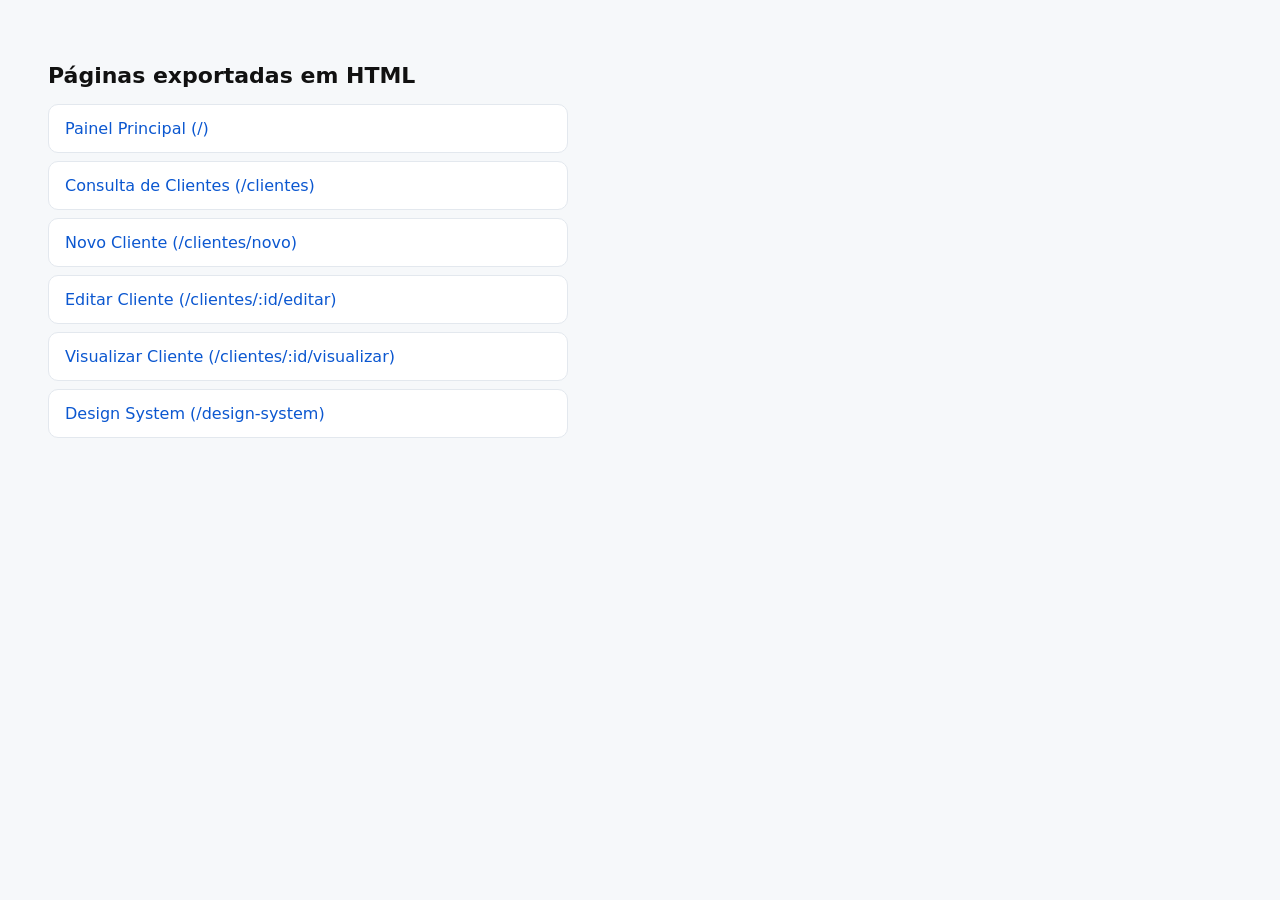
<file: html-export/_index.html>
<!DOCTYPE html><html lang="pt-BR"><head><meta charset="utf-8"><meta name="viewport" content="width=device-width,initial-scale=1"><title>Páginas exportadas — Metas Representações</title><style>body{font-family:system-ui,sans-serif;background:#f6f8fa;color:#111;margin:0;padding:48px}h1{font-size:22px}ul{list-style:none;padding:0;max-width:520px}li{margin:8px 0}a{display:block;padding:14px 16px;background:#fff;border:1px solid #e3e8ee;border-radius:10px;text-decoration:none;color:#0b57d0;font-weight:500}a:hover{border-color:#0b57d0}</style></head><body><h1>Páginas exportadas em HTML</h1><ul>
<li><a href="index.html">Painel Principal (/)</a></li>
<li><a href="clientes.html">Consulta de Clientes (/clientes)</a></li>
<li><a href="clientes-novo.html">Novo Cliente (/clientes/novo)</a></li>
<li><a href="clientes-editar.html">Editar Cliente (/clientes/:id/editar)</a></li>
<li><a href="clientes-visualizar.html">Visualizar Cliente (/clientes/:id/visualizar)</a></li>
<li><a href="design-system.html">Design System (/design-system)</a></li>
</ul></body></html>
</file>
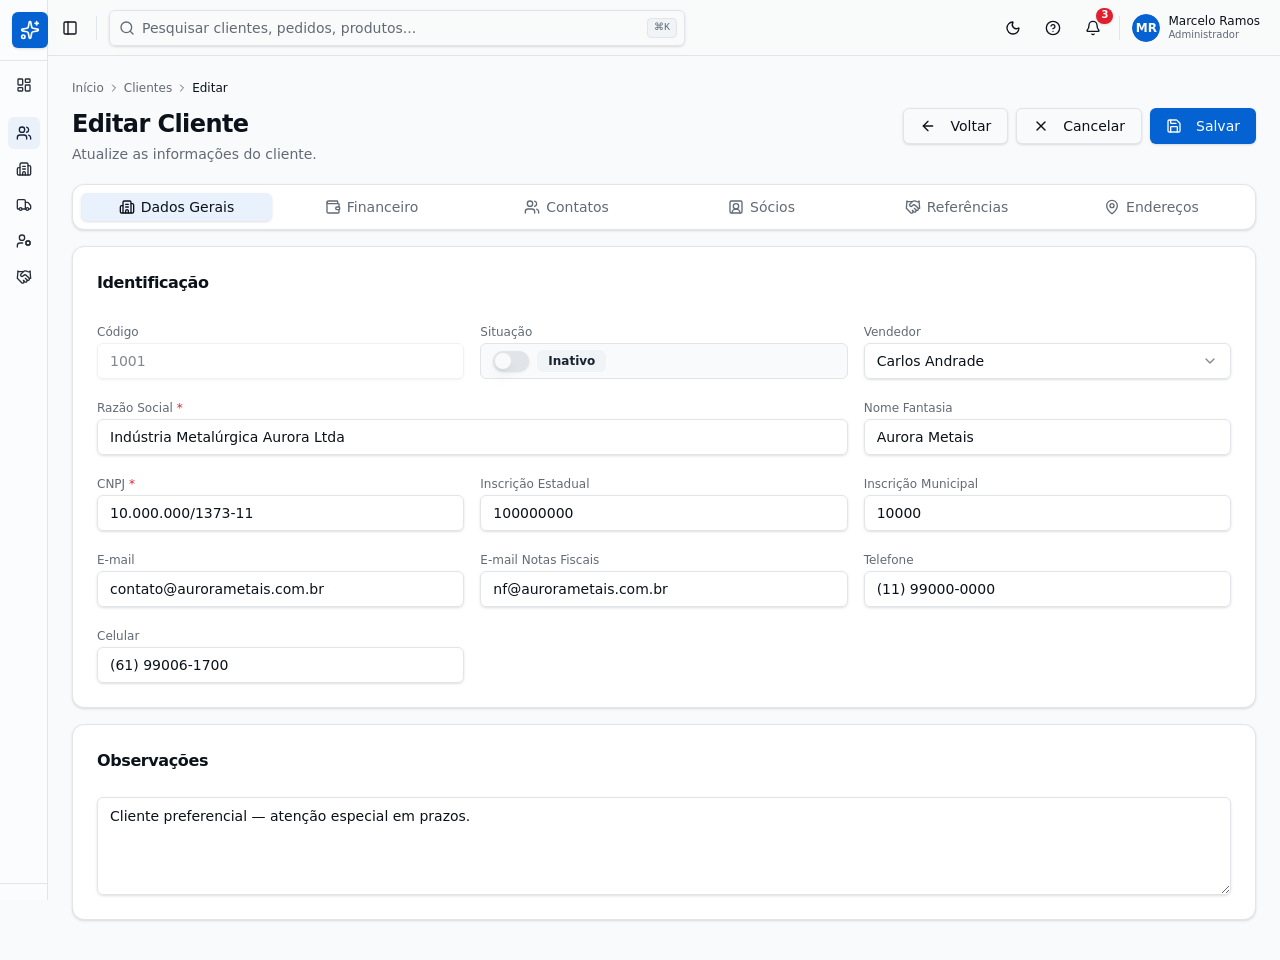
<file: html-export/clientes-editar.html>
<!DOCTYPE html>
<html lang="pt-BR" class="">
<head>
<meta charset="utf-8">
<meta name="viewport" content="width=device-width, initial-scale=1">
<title>Editar Cliente — Metas Representações</title>
<style>
@layer properties {
  @supports (((-webkit-hyphens: none)) and (not (margin-trim: inline))) or ((-moz-orient: inline) and (not (color: rgb(from red r g b)))) {
  *, ::before, ::after, ::backdrop { --tw-translate-x: 0; --tw-translate-y: 0; --tw-translate-z: 0; --tw-rotate-x: initial; --tw-rotate-y: initial; --tw-rotate-z: initial; --tw-skew-x: initial; --tw-skew-y: initial; --tw-space-y-reverse: 0; --tw-space-x-reverse: 0; --tw-border-style: solid; --tw-leading: initial; --tw-font-weight: initial; --tw-tracking: initial; --tw-ordinal: initial; --tw-slashed-zero: initial; --tw-numeric-figure: initial; --tw-numeric-spacing: initial; --tw-numeric-fraction: initial; --tw-shadow: 0 0 #0000; --tw-shadow-color: initial; --tw-shadow-alpha: 100%; --tw-inset-shadow: 0 0 #0000; --tw-inset-shadow-color: initial; --tw-inset-shadow-alpha: 100%; --tw-ring-color: initial; --tw-ring-shadow: 0 0 #0000; --tw-inset-ring-color: initial; --tw-inset-ring-shadow: 0 0 #0000; --tw-ring-inset: initial; --tw-ring-offset-width: 0px; --tw-ring-offset-color: #fff; --tw-ring-offset-shadow: 0 0 #0000; --tw-outline-style: solid; --tw-backdrop-blur: initial; --tw-backdrop-brightness: initial; --tw-backdrop-contrast: initial; --tw-backdrop-grayscale: initial; --tw-backdrop-hue-rotate: initial; --tw-backdrop-invert: initial; --tw-backdrop-opacity: initial; --tw-backdrop-saturate: initial; --tw-backdrop-sepia: initial; --tw-duration: initial; --tw-ease: initial; --tw-content: ""; --tw-animation-delay: 0s; --tw-animation-direction: normal; --tw-animation-duration: initial; --tw-animation-fill-mode: none; --tw-animation-iteration-count: 1; --tw-enter-blur: 0; --tw-enter-opacity: 1; --tw-enter-rotate: 0; --tw-enter-scale: 1; --tw-enter-translate-x: 0; --tw-enter-translate-y: 0; --tw-exit-blur: 0; --tw-exit-opacity: 1; --tw-exit-rotate: 0; --tw-exit-scale: 1; --tw-exit-translate-x: 0; --tw-exit-translate-y: 0; }
}
}
@layer theme {
  :root, :host { --font-sans: "Inter", ui-sans-serif, system-ui, sans-serif; --font-mono: ui-monospace, SFMono-Regular, Menlo, Monaco, Consolas, "Liberation Mono",
      "Courier New", monospace; --color-black: #000; --spacing: .25rem; --container-sm: 24rem; --container-md: 28rem; --container-lg: 32rem; --container-xl: 36rem; --text-xs: .75rem; --text-xs--line-height: calc(1 / .75); --text-sm: .875rem; --text-sm--line-height: calc(1.25 / .875); --text-base: 1rem; --text-base--line-height: calc(1.5 / 1); --text-lg: 1.125rem; --text-lg--line-height: calc(1.75 / 1.125); --text-xl: 1.25rem; --text-xl--line-height: calc(1.75 / 1.25); --text-2xl: 1.5rem; --text-2xl--line-height: calc(2 / 1.5); --text-7xl: 4.5rem; --text-7xl--line-height: 1; --font-weight-normal: 400; --font-weight-medium: 500; --font-weight-semibold: 600; --font-weight-bold: 700; --tracking-tight: -.025em; --tracking-wide: .025em; --tracking-widest: .1em; --leading-tight: 1.25; --leading-relaxed: 1.625; --ease-in-out: cubic-bezier(.4, 0, .2, 1); --animate-spin: spin 1s linear infinite; --animate-pulse: pulse 2s cubic-bezier(.4, 0, .6, 1) infinite; --aspect-video: 16 / 9; --default-transition-duration: .15s; --default-transition-timing-function: cubic-bezier(.4, 0, .2, 1); --default-font-family: "Inter", ui-sans-serif, system-ui, sans-serif; --default-mono-font-family: var(--font-mono); --color-background: var(--background); --color-foreground: var(--foreground); --color-border: var(--border); }
}
@layer base {
  *, ::after, ::before, ::backdrop { box-sizing: border-box; border: 0px solid; margin: 0px; padding: 0px; }
  ::file-selector-button { box-sizing: border-box; border: 0px solid; margin: 0px; padding: 0px; }
  html, :host { text-size-adjust: 100%; tab-size: 4; line-height: 1.5; font-family: var(--default-font-family, ui-sans-serif, system-ui, sans-serif, "Apple Color Emoji", "Segoe UI Emoji", "Segoe UI Symbol", "Noto Color Emoji"); font-feature-settings: var(--default-font-feature-settings, normal); font-variation-settings: var(--default-font-variation-settings, normal); -webkit-tap-highlight-color: transparent; }
  hr { height: 0px; color: inherit; border-top-width: 1px; }
  abbr:where([title]) { text-decoration: underline dotted; }
  h1, h2, h3, h4, h5, h6 { font-size: inherit; font-weight: inherit; }
  a { color: inherit; text-decoration: inherit; }
  b, strong { font-weight: bolder; }
  code, kbd, samp, pre { font-family: var(--default-mono-font-family, ui-monospace, SFMono-Regular, Menlo, Monaco, Consolas, "Liberation Mono", "Courier New", monospace); font-feature-settings: var(--default-mono-font-feature-settings, normal); font-variation-settings: var(--default-mono-font-variation-settings, normal); font-size: 1em; }
  small { font-size: 80%; }
  sub, sup { vertical-align: baseline; font-size: 75%; line-height: 0; position: relative; }
  sub { bottom: -0.25em; }
  sup { top: -0.5em; }
  table { text-indent: 0px; border-color: inherit; border-collapse: collapse; }
  progress { vertical-align: baseline; }
  summary { display: list-item; }
  ol, ul, menu { list-style: none; }
  img, svg, video, canvas, audio, iframe, embed, object { vertical-align: middle; display: block; }
  img, video { max-width: 100%; height: auto; }
  button, input, select, optgroup, textarea { font: inherit; letter-spacing: inherit; color: inherit; opacity: 1; background-color: rgba(0, 0, 0, 0); border-radius: 0px; }
  ::file-selector-button { font: inherit; letter-spacing: inherit; color: inherit; opacity: 1; background-color: rgba(0, 0, 0, 0); border-radius: 0px; }
  :where(select:is([multiple], [size])) optgroup { font-weight: bolder; }
  :where(select:is([multiple], [size])) optgroup option { padding-inline-start: 20px; }
  ::file-selector-button { margin-inline-end: 4px; }
  ::placeholder { opacity: 1; }
  @supports (not ((-webkit-appearance: -apple-pay-button))) or (contain-intrinsic-size: 1px) {
  ::placeholder { color: currentcolor; }
  @supports (color: color-mix(in lab, red, red)) {
  ::placeholder { color: color-mix(in oklab, currentcolor, transparent); }
}
}
  textarea { resize: vertical; }
  ::-webkit-search-decoration { appearance: none; }
  ::-webkit-date-and-time-value { min-height: 1lh; text-align: inherit; }
  ::-webkit-datetime-edit { display: inline-flex; }
  ::-webkit-datetime-edit-fields-wrapper { padding: 0px; }
  ::-webkit-datetime-edit { padding-block: 0px; }
  ::-webkit-datetime-edit-year-field { padding-block: 0px; }
  ::-webkit-datetime-edit-month-field { padding-block: 0px; }
  ::-webkit-datetime-edit-day-field { padding-block: 0px; }
  ::-webkit-datetime-edit-hour-field { padding-block: 0px; }
  ::-webkit-datetime-edit-minute-field { padding-block: 0px; }
  ::-webkit-datetime-edit-second-field { padding-block: 0px; }
  ::-webkit-datetime-edit-millisecond-field { padding-block: 0px; }
  ::-webkit-datetime-edit-meridiem-field { padding-block: 0px; }
  ::-webkit-calendar-picker-indicator { line-height: 1; }
  button, input:where([type="button"], [type="reset"], [type="submit"]) { appearance: button; }
  ::file-selector-button { appearance: button; }
  ::-webkit-inner-spin-button { height: auto; }
  ::-webkit-outer-spin-button { height: auto; }
  [hidden]:where(:not([hidden="until-found"])) { display: none !important; }
  * { border-color: var(--color-border); }
  html, body { background-color: var(--color-background); color: var(--color-foreground); font-family: var(--font-sans); -webkit-font-smoothing: antialiased; }
}
@layer components;
@layer utilities {
  .pointer-events-auto { pointer-events: auto; }
  .pointer-events-none { pointer-events: none; }
  .invisible { visibility: hidden; }
  .sr-only { clip-path: inset(50%); white-space: nowrap; border-width: 0px; width: 1px; height: 1px; margin: -1px; padding: 0px; position: absolute; overflow: hidden; }
  .absolute { position: absolute; }
  .fixed { position: fixed; }
  .relative { position: relative; }
  .sticky { position: sticky; }
  .inset-0 { inset: calc(var(--spacing) * 0); }
  .inset-x-0 { inset-inline: calc(var(--spacing) * 0); }
  .inset-y-0 { inset-block: calc(var(--spacing) * 0); }
  .start { inset-inline-start: var(--spacing); }
  .end { inset-inline-end: var(--spacing); }
  .-top-0\.5 { top: calc(var(--spacing) * -.5); }
  .-top-12 { top: calc(var(--spacing) * -12); }
  .top-0 { top: calc(var(--spacing) * 0); }
  .top-1\.5 { top: calc(var(--spacing) * 1.5); }
  .top-1\/2 { top: 50%; }
  .top-2 { top: calc(var(--spacing) * 2); }
  .top-3\.5 { top: calc(var(--spacing) * 3.5); }
  .top-4 { top: calc(var(--spacing) * 4); }
  .top-\[1px\] { top: 1px; }
  .top-\[50\%\] { top: 50%; }
  .top-\[60\%\] { top: 60%; }
  .top-full { top: 100%; }
  .-right-0\.5 { right: calc(var(--spacing) * -.5); }
  .-right-12 { right: calc(var(--spacing) * -12); }
  .right-0 { right: calc(var(--spacing) * 0); }
  .right-1 { right: calc(var(--spacing) * 1); }
  .right-2 { right: calc(var(--spacing) * 2); }
  .right-3 { right: calc(var(--spacing) * 3); }
  .right-4 { right: calc(var(--spacing) * 4); }
  .-bottom-12 { bottom: calc(var(--spacing) * -12); }
  .bottom-0 { bottom: calc(var(--spacing) * 0); }
  .-left-12 { left: calc(var(--spacing) * -12); }
  .left-0 { left: calc(var(--spacing) * 0); }
  .left-1\/2 { left: 50%; }
  .left-2 { left: calc(var(--spacing) * 2); }
  .left-2\.5 { left: calc(var(--spacing) * 2.5); }
  .left-\[50\%\] { left: 50%; }
  .z-10 { z-index: 10; }
  .z-20 { z-index: 20; }
  .z-30 { z-index: 30; }
  .z-50 { z-index: 50; }
  .z-\[1\] { z-index: 1; }
  .-mx-1 { margin-inline: calc(var(--spacing) * -1); }
  .mx-1 { margin-inline: calc(var(--spacing) * 1); }
  .mx-2 { margin-inline: calc(var(--spacing) * 2); }
  .mx-3\.5 { margin-inline: calc(var(--spacing) * 3.5); }
  .mx-auto { margin-inline: auto; }
  .my-0\.5 { margin-block: calc(var(--spacing) * .5); }
  .my-1 { margin-block: calc(var(--spacing) * 1); }
  .-mt-4 { margin-top: calc(var(--spacing) * -4); }
  .mt-0\.5 { margin-top: calc(var(--spacing) * .5); }
  .mt-1 { margin-top: calc(var(--spacing) * 1); }
  .mt-1\.5 { margin-top: calc(var(--spacing) * 1.5); }
  .mt-2 { margin-top: calc(var(--spacing) * 2); }
  .mt-3 { margin-top: calc(var(--spacing) * 3); }
  .mt-4 { margin-top: calc(var(--spacing) * 4); }
  .mt-6 { margin-top: calc(var(--spacing) * 6); }
  .mt-24 { margin-top: calc(var(--spacing) * 24); }
  .mt-auto { margin-top: auto; }
  .mr-1\.5 { margin-right: calc(var(--spacing) * 1.5); }
  .mr-2 { margin-right: calc(var(--spacing) * 2); }
  .mb-1 { margin-bottom: calc(var(--spacing) * 1); }
  .mb-3 { margin-bottom: calc(var(--spacing) * 3); }
  .-ml-1 { margin-left: calc(var(--spacing) * -1); }
  .-ml-4 { margin-left: calc(var(--spacing) * -4); }
  .ml-1 { margin-left: calc(var(--spacing) * 1); }
  .ml-auto { margin-left: auto; }
  .line-clamp-2 { -webkit-line-clamp: 2; -webkit-box-orient: vertical; display: -webkit-box; overflow: hidden; }
  .block { display: block; }
  .flex { display: flex; }
  .grid { display: grid; }
  .hidden { display: none; }
  .inline-flex { display: inline-flex; }
  .table { display: table; }
  .aspect-square { aspect-ratio: 1 / 1; }
  .aspect-video { aspect-ratio: var(--aspect-video); }
  .size-\(--cell-size\) { width: var(--cell-size); height: var(--cell-size); }
  .size-4 { width: calc(var(--spacing) * 4); height: calc(var(--spacing) * 4); }
  .h-\(--cell-size\) { height: var(--cell-size); }
  .h-1\.5 { height: calc(var(--spacing) * 1.5); }
  .h-2 { height: calc(var(--spacing) * 2); }
  .h-2\.5 { height: calc(var(--spacing) * 2.5); }
  .h-3 { height: calc(var(--spacing) * 3); }
  .h-3\.5 { height: calc(var(--spacing) * 3.5); }
  .h-4 { height: calc(var(--spacing) * 4); }
  .h-5 { height: calc(var(--spacing) * 5); }
  .h-6 { height: calc(var(--spacing) * 6); }
  .h-7 { height: calc(var(--spacing) * 7); }
  .h-8 { height: calc(var(--spacing) * 8); }
  .h-9 { height: calc(var(--spacing) * 9); }
  .h-10 { height: calc(var(--spacing) * 10); }
  .h-12 { height: calc(var(--spacing) * 12); }
  .h-14 { height: calc(var(--spacing) * 14); }
  .h-72 { height: calc(var(--spacing) * 72); }
  .h-\[1px\] { height: 1px; }
  .h-\[var\(--radix-navigation-menu-viewport-height\)\] { height: var(--radix-navigation-menu-viewport-height); }
  .h-\[var\(--radix-select-trigger-height\)\] { height: var(--radix-select-trigger-height); }
  .h-auto { height: auto; }
  .h-full { height: 100%; }
  .h-px { height: 1px; }
  .h-svh { height: 100svh; }
  .max-h-\(--radix-context-menu-content-available-height\) { max-height: var(--radix-context-menu-content-available-height); }
  .max-h-\(--radix-select-content-available-height\) { max-height: var(--radix-select-content-available-height); }
  .max-h-\[300px\] { max-height: 300px; }
  .max-h-\[var\(--radix-dropdown-menu-content-available-height\)\] { max-height: var(--radix-dropdown-menu-content-available-height); }
  .min-h-0 { min-height: calc(var(--spacing) * 0); }
  .min-h-\[60px\] { min-height: 60px; }
  .min-h-screen { min-height: 100vh; }
  .min-h-svh { min-height: 100svh; }
  .w-\(--cell-size\) { width: var(--cell-size); }
  .w-\(--sidebar-width\) { width: var(--sidebar-width); }
  .w-0 { width: calc(var(--spacing) * 0); }
  .w-1 { width: calc(var(--spacing) * 1); }
  .w-2 { width: calc(var(--spacing) * 2); }
  .w-2\.5 { width: calc(var(--spacing) * 2.5); }
  .w-3 { width: calc(var(--spacing) * 3); }
  .w-3\.5 { width: calc(var(--spacing) * 3.5); }
  .w-3\/4 { width: 75%; }
  .w-4 { width: calc(var(--spacing) * 4); }
  .w-5 { width: calc(var(--spacing) * 5); }
  .w-7 { width: calc(var(--spacing) * 7); }
  .w-8 { width: calc(var(--spacing) * 8); }
  .w-9 { width: calc(var(--spacing) * 9); }
  .w-10 { width: calc(var(--spacing) * 10); }
  .w-14 { width: calc(var(--spacing) * 14); }
  .w-20 { width: calc(var(--spacing) * 20); }
  .w-24 { width: calc(var(--spacing) * 24); }
  .w-28 { width: calc(var(--spacing) * 28); }
  .w-32 { width: calc(var(--spacing) * 32); }
  .w-36 { width: calc(var(--spacing) * 36); }
  .w-44 { width: calc(var(--spacing) * 44); }
  .w-56 { width: calc(var(--spacing) * 56); }
  .w-64 { width: calc(var(--spacing) * 64); }
  .w-72 { width: calc(var(--spacing) * 72); }
  .w-\[1px\] { width: 1px; }
  .w-\[72px\] { width: 72px; }
  .w-\[100px\] { width: 100px; }
  .w-\[150px\] { width: 150px; }
  .w-auto { width: auto; }
  .w-fit { width: fit-content; }
  .w-full { width: 100%; }
  .w-max { width: max-content; }
  .w-px { width: 1px; }
  .max-w-\(--skeleton-width\) { max-width: var(--skeleton-width); }
  .max-w-lg { max-width: var(--container-lg); }
  .max-w-max { max-width: max-content; }
  .max-w-md { max-width: var(--container-md); }
  .max-w-sm { max-width: var(--container-sm); }
  .max-w-xl { max-width: var(--container-xl); }
  .min-w-\(--cell-size\) { min-width: var(--cell-size); }
  .min-w-0 { min-width: calc(var(--spacing) * 0); }
  .min-w-4 { min-width: calc(var(--spacing) * 4); }
  .min-w-5 { min-width: calc(var(--spacing) * 5); }
  .min-w-8 { min-width: calc(var(--spacing) * 8); }
  .min-w-9 { min-width: calc(var(--spacing) * 9); }
  .min-w-10 { min-width: calc(var(--spacing) * 10); }
  .min-w-\[8rem\] { min-width: 8rem; }
  .min-w-\[12rem\] { min-width: 12rem; }
  .min-w-\[220px\] { min-width: 220px; }
  .min-w-\[var\(--radix-select-trigger-width\)\] { min-width: var(--radix-select-trigger-width); }
  .flex-1 { flex: 1 1 0%; }
  .shrink-0 { flex-shrink: 0; }
  .grow { flex-grow: 1; }
  .grow-0 { flex-grow: 0; }
  .basis-full { flex-basis: 100%; }
  .caption-bottom { caption-side: bottom; }
  .border-collapse { border-collapse: collapse; }
  .origin-\(--radix-context-menu-content-transform-origin\) { transform-origin: var(--radix-context-menu-content-transform-origin); }
  .origin-\(--radix-dropdown-menu-content-transform-origin\) { transform-origin: var(--radix-dropdown-menu-content-transform-origin); }
  .origin-\(--radix-hover-card-content-transform-origin\) { transform-origin: var(--radix-hover-card-content-transform-origin); }
  .origin-\(--radix-menubar-content-transform-origin\) { transform-origin: var(--radix-menubar-content-transform-origin); }
  .origin-\(--radix-popover-content-transform-origin\) { transform-origin: var(--radix-popover-content-transform-origin); }
  .origin-\(--radix-select-content-transform-origin\) { transform-origin: var(--radix-select-content-transform-origin); }
  .origin-\(--radix-tooltip-content-transform-origin\) { transform-origin: var(--radix-tooltip-content-transform-origin); }
  .-translate-x-1\/2 { --tw-translate-x: calc(calc(1 / 2 * 100%) * -1); translate: var(--tw-translate-x) var(--tw-translate-y); }
  .-translate-x-px { --tw-translate-x: -1px; translate: var(--tw-translate-x) var(--tw-translate-y); }
  .translate-x-\[-50\%\] { --tw-translate-x: -50%; translate: var(--tw-translate-x) var(--tw-translate-y); }
  .translate-x-px { --tw-translate-x: 1px; translate: var(--tw-translate-x) var(--tw-translate-y); }
  .-translate-y-1\/2 { --tw-translate-y: calc(calc(1 / 2 * 100%) * -1); translate: var(--tw-translate-x) var(--tw-translate-y); }
  .translate-y-\[-50\%\] { --tw-translate-y: -50%; translate: var(--tw-translate-x) var(--tw-translate-y); }
  .rotate-45 { rotate: 45deg; }
  .rotate-90 { rotate: 90deg; }
  .transform { transform: var(--tw-rotate-x, ) var(--tw-rotate-y, ) var(--tw-rotate-z, ) var(--tw-skew-x, ) var(--tw-skew-y, ); }
  .animate-caret-blink { animation: 1.25s ease-out 0s infinite normal none running caret-blink; }
  .animate-in { animation: enter var(--tw-animation-duration, var(--tw-duration, .15s))var(--tw-ease, ease)var(--tw-animation-delay, 0s)var(--tw-animation-iteration-count, 1)var(--tw-animation-direction, normal)var(--tw-animation-fill-mode, none); }
  .animate-pulse { animation: var(--animate-pulse); }
  .animate-spin { animation: var(--animate-spin); }
  .cursor-default { cursor: default; }
  .cursor-pointer { cursor: pointer; }
  .touch-none { touch-action: none; }
  .list-none { list-style-type: none; }
  .grid-cols-1 { grid-template-columns: repeat(1, minmax(0px, 1fr)); }
  .grid-cols-2 { grid-template-columns: repeat(2, minmax(0px, 1fr)); }
  .grid-cols-\[minmax\(0\,1fr\)_auto\] { grid-template-columns: minmax(0px, 1fr) auto; }
  .flex-col { flex-direction: column; }
  .flex-col-reverse { flex-direction: column-reverse; }
  .flex-row { flex-direction: row; }
  .flex-wrap { flex-wrap: wrap; }
  .place-content-center { place-content: center; }
  .items-center { align-items: center; }
  .items-end { align-items: flex-end; }
  .items-start { align-items: flex-start; }
  .items-stretch { align-items: stretch; }
  .justify-between { justify-content: space-between; }
  .justify-center { justify-content: center; }
  .justify-end { justify-content: flex-end; }
  .justify-start { justify-content: flex-start; }
  .gap-0 { gap: calc(var(--spacing) * 0); }
  .gap-0\.5 { gap: calc(var(--spacing) * .5); }
  .gap-1 { gap: calc(var(--spacing) * 1); }
  .gap-1\.5 { gap: calc(var(--spacing) * 1.5); }
  .gap-2 { gap: calc(var(--spacing) * 2); }
  .gap-3 { gap: calc(var(--spacing) * 3); }
  .gap-4 { gap: calc(var(--spacing) * 4); }
  :where(.space-y-0 > :not(:last-child)) { --tw-space-y-reverse: 0; margin-block-start: calc(calc(var(--spacing) * 0) * var(--tw-space-y-reverse)); margin-block-end: calc(calc(var(--spacing) * 0) * calc(1 - var(--tw-space-y-reverse))); }
  :where(.space-y-1\.5 > :not(:last-child)) { --tw-space-y-reverse: 0; margin-block-start: calc(calc(var(--spacing) * 1.5) * var(--tw-space-y-reverse)); margin-block-end: calc(calc(var(--spacing) * 1.5) * calc(1 - var(--tw-space-y-reverse))); }
  :where(.space-y-2 > :not(:last-child)) { --tw-space-y-reverse: 0; margin-block-start: calc(calc(var(--spacing) * 2) * var(--tw-space-y-reverse)); margin-block-end: calc(calc(var(--spacing) * 2) * calc(1 - var(--tw-space-y-reverse))); }
  :where(.space-y-3 > :not(:last-child)) { --tw-space-y-reverse: 0; margin-block-start: calc(calc(var(--spacing) * 3) * var(--tw-space-y-reverse)); margin-block-end: calc(calc(var(--spacing) * 3) * calc(1 - var(--tw-space-y-reverse))); }
  :where(.space-y-4 > :not(:last-child)) { --tw-space-y-reverse: 0; margin-block-start: calc(calc(var(--spacing) * 4) * var(--tw-space-y-reverse)); margin-block-end: calc(calc(var(--spacing) * 4) * calc(1 - var(--tw-space-y-reverse))); }
  :where(.space-y-5 > :not(:last-child)) { --tw-space-y-reverse: 0; margin-block-start: calc(calc(var(--spacing) * 5) * var(--tw-space-y-reverse)); margin-block-end: calc(calc(var(--spacing) * 5) * calc(1 - var(--tw-space-y-reverse))); }
  :where(.space-y-6 > :not(:last-child)) { --tw-space-y-reverse: 0; margin-block-start: calc(calc(var(--spacing) * 6) * var(--tw-space-y-reverse)); margin-block-end: calc(calc(var(--spacing) * 6) * calc(1 - var(--tw-space-y-reverse))); }
  :where(.space-x-1 > :not(:last-child)) { --tw-space-x-reverse: 0; margin-inline-start: calc(calc(var(--spacing) * 1) * var(--tw-space-x-reverse)); margin-inline-end: calc(calc(var(--spacing) * 1) * calc(1 - var(--tw-space-x-reverse))); }
  .truncate { text-overflow: ellipsis; white-space: nowrap; overflow: hidden; }
  .overflow-auto { overflow: auto; }
  .overflow-hidden { overflow: hidden; }
  .overflow-x-auto { overflow-x: auto; }
  .overflow-x-hidden { overflow-x: hidden; }
  .overflow-y-auto { overflow-y: auto; }
  .rounded { border-radius: 0.25rem; }
  .rounded-\[2px\] { border-radius: 2px; }
  .rounded-\[inherit\] { border-radius: inherit; }
  .rounded-full { border-radius: 3.40282e+38px; }
  .rounded-lg { border-radius: var(--radius); }
  .rounded-md { border-radius: calc(var(--radius) - 2px); }
  .rounded-none { border-radius: 0px; }
  .rounded-sm { border-radius: calc(var(--radius) - 4px); }
  .rounded-xl { border-radius: calc(var(--radius) + 4px); }
  .rounded-t-\[10px\] { border-top-left-radius: 10px; border-top-right-radius: 10px; }
  .rounded-l-md { border-top-left-radius: calc(var(--radius) - 2px); border-bottom-left-radius: calc(var(--radius) - 2px); }
  .rounded-tl-sm { border-top-left-radius: calc(var(--radius) - 4px); }
  .rounded-r-md { border-top-right-radius: calc(var(--radius) - 2px); border-bottom-right-radius: calc(var(--radius) - 2px); }
  .border { border-style: var(--tw-border-style); border-width: 1px; }
  .border-2 { border-style: var(--tw-border-style); border-width: 2px; }
  .border-\[1\.5px\] { border-style: var(--tw-border-style); border-width: 1.5px; }
  .border-y { border-block-style: var(--tw-border-style); border-block-width: 1px; }
  .border-t { border-top-style: var(--tw-border-style); border-top-width: 1px; }
  .border-r { border-right-style: var(--tw-border-style); border-right-width: 1px; }
  .border-b { border-bottom-style: var(--tw-border-style); border-bottom-width: 1px; }
  .border-l { border-left-style: var(--tw-border-style); border-left-width: 1px; }
  .border-dashed { --tw-border-style: dashed; border-style: dashed; }
  .border-\(--color-border\) { border-color: var(--color-border); }
  .border-border { border-color: var(--border); }
  .border-border\/50 { border-color: var(--border); }
  @supports (color: color-mix(in lab, red, red)) {
  .border-border\/50 { border-color: color-mix(in oklab, var(--border) 50%, transparent); }
}
  .border-border\/60 { border-color: var(--border); }
  @supports (color: color-mix(in lab, red, red)) {
  .border-border\/60 { border-color: color-mix(in oklab, var(--border) 60%, transparent); }
}
  .border-destructive\/50 { border-color: var(--destructive); }
  @supports (color: color-mix(in lab, red, red)) {
  .border-destructive\/50 { border-color: color-mix(in oklab, var(--destructive) 50%, transparent); }
}
  .border-input { border-color: var(--input); }
  .border-primary { border-color: var(--primary); }
  .border-primary\/50 { border-color: var(--primary); }
  @supports (color: color-mix(in lab, red, red)) {
  .border-primary\/50 { border-color: color-mix(in oklab, var(--primary) 50%, transparent); }
}
  .border-sidebar-border { border-color: var(--sidebar-border); }
  .border-success\/30 { border-color: var(--success); }
  @supports (color: color-mix(in lab, red, red)) {
  .border-success\/30 { border-color: color-mix(in oklab, var(--success) 30%, transparent); }
}
  .border-transparent { border-color: rgba(0, 0, 0, 0); }
  .border-t-transparent { border-top-color: rgba(0, 0, 0, 0); }
  .border-l-transparent { border-left-color: rgba(0, 0, 0, 0); }
  .bg-\(--color-bg\) { background-color: var(--color-bg); }
  .bg-accent { background-color: var(--accent); }
  .bg-background { background-color: var(--background); }
  .bg-background\/80 { background-color: var(--background); }
  @supports (color: color-mix(in lab, red, red)) {
  .bg-background\/80 { background-color: color-mix(in oklab, var(--background) 80%, transparent); }
}
  .bg-black\/80 { background-color: rgba(0, 0, 0, 0.8); }
  @supports (color: color-mix(in lab, red, red)) {
  .bg-black\/80 { background-color: color-mix(in oklab, var(--color-black) 80%, transparent); }
}
  .bg-border { background-color: var(--border); }
  .bg-card { background-color: var(--card); }
  .bg-destructive { background-color: var(--destructive); }
  .bg-destructive\/10 { background-color: var(--destructive); }
  @supports (color: color-mix(in lab, red, red)) {
  .bg-destructive\/10 { background-color: color-mix(in oklab, var(--destructive) 10%, transparent); }
}
  .bg-foreground { background-color: var(--foreground); }
  .bg-muted { background-color: var(--muted); }
  .bg-muted\/20 { background-color: var(--muted); }
  @supports (color: color-mix(in lab, red, red)) {
  .bg-muted\/20 { background-color: color-mix(in oklab, var(--muted) 20%, transparent); }
}
  .bg-muted\/40 { background-color: var(--muted); }
  @supports (color: color-mix(in lab, red, red)) {
  .bg-muted\/40 { background-color: color-mix(in oklab, var(--muted) 40%, transparent); }
}
  .bg-muted\/50 { background-color: var(--muted); }
  @supports (color: color-mix(in lab, red, red)) {
  .bg-muted\/50 { background-color: color-mix(in oklab, var(--muted) 50%, transparent); }
}
  .bg-popover { background-color: var(--popover); }
  .bg-primary { background-color: var(--primary); }
  .bg-primary\/10 { background-color: var(--primary); }
  @supports (color: color-mix(in lab, red, red)) {
  .bg-primary\/10 { background-color: color-mix(in oklab, var(--primary) 10%, transparent); }
}
  .bg-primary\/20 { background-color: var(--primary); }
  @supports (color: color-mix(in lab, red, red)) {
  .bg-primary\/20 { background-color: color-mix(in oklab, var(--primary) 20%, transparent); }
}
  .bg-secondary { background-color: var(--secondary); }
  .bg-sidebar { background-color: var(--sidebar); }
  .bg-sidebar-border { background-color: var(--sidebar-border); }
  .bg-success\/10 { background-color: var(--success); }
  @supports (color: color-mix(in lab, red, red)) {
  .bg-success\/10 { background-color: color-mix(in oklab, var(--success) 10%, transparent); }
}
  .bg-transparent { background-color: rgba(0, 0, 0, 0); }
  .fill-current { fill: currentcolor; }
  .fill-primary { fill: var(--primary); }
  .p-0 { padding: calc(var(--spacing) * 0); }
  .p-1 { padding: calc(var(--spacing) * 1); }
  .p-2 { padding: calc(var(--spacing) * 2); }
  .p-3 { padding: calc(var(--spacing) * 3); }
  .p-4 { padding: calc(var(--spacing) * 4); }
  .p-6 { padding: calc(var(--spacing) * 6); }
  .p-8 { padding: calc(var(--spacing) * 8); }
  .p-\[1px\] { padding: 1px; }
  .px-\(--cell-size\) { padding-inline: var(--cell-size); }
  .px-1 { padding-inline: calc(var(--spacing) * 1); }
  .px-1\.5 { padding-inline: calc(var(--spacing) * 1.5); }
  .px-2 { padding-inline: calc(var(--spacing) * 2); }
  .px-2\.5 { padding-inline: calc(var(--spacing) * 2.5); }
  .px-3 { padding-inline: calc(var(--spacing) * 3); }
  .px-4 { padding-inline: calc(var(--spacing) * 4); }
  .px-8 { padding-inline: calc(var(--spacing) * 8); }
  .py-0\.5 { padding-block: calc(var(--spacing) * .5); }
  .py-1 { padding-block: calc(var(--spacing) * 1); }
  .py-1\.5 { padding-block: calc(var(--spacing) * 1.5); }
  .py-2 { padding-block: calc(var(--spacing) * 2); }
  .py-2\.5 { padding-block: calc(var(--spacing) * 2.5); }
  .py-3 { padding-block: calc(var(--spacing) * 3); }
  .py-4 { padding-block: calc(var(--spacing) * 4); }
  .py-6 { padding-block: calc(var(--spacing) * 6); }
  .py-16 { padding-block: calc(var(--spacing) * 16); }
  .py-24 { padding-block: calc(var(--spacing) * 24); }
  .pt-0 { padding-top: calc(var(--spacing) * 0); }
  .pt-1 { padding-top: calc(var(--spacing) * 1); }
  .pt-3 { padding-top: calc(var(--spacing) * 3); }
  .pt-4 { padding-top: calc(var(--spacing) * 4); }
  .pr-1 { padding-right: calc(var(--spacing) * 1); }
  .pr-2 { padding-right: calc(var(--spacing) * 2); }
  .pr-2\.5 { padding-right: calc(var(--spacing) * 2.5); }
  .pr-8 { padding-right: calc(var(--spacing) * 8); }
  .pr-16 { padding-right: calc(var(--spacing) * 16); }
  .pb-3 { padding-bottom: calc(var(--spacing) * 3); }
  .pb-4 { padding-bottom: calc(var(--spacing) * 4); }
  .pl-2 { padding-left: calc(var(--spacing) * 2); }
  .pl-2\.5 { padding-left: calc(var(--spacing) * 2.5); }
  .pl-4 { padding-left: calc(var(--spacing) * 4); }
  .pl-8 { padding-left: calc(var(--spacing) * 8); }
  .text-center { text-align: center; }
  .text-left { text-align: left; }
  .text-right { text-align: right; }
  .align-middle { vertical-align: middle; }
  .font-mono { font-family: var(--font-mono); }
  .text-2xl { font-size: var(--text-2xl); line-height: var(--tw-leading, var(--text-2xl--line-height)); }
  .text-7xl { font-size: var(--text-7xl); line-height: var(--tw-leading, var(--text-7xl--line-height)); }
  .text-base { font-size: var(--text-base); line-height: var(--tw-leading, var(--text-base--line-height)); }
  .text-lg { font-size: var(--text-lg); line-height: var(--tw-leading, var(--text-lg--line-height)); }
  .text-sm { font-size: var(--text-sm); line-height: var(--tw-leading, var(--text-sm--line-height)); }
  .text-xl { font-size: var(--text-xl); line-height: var(--tw-leading, var(--text-xl--line-height)); }
  .text-xs { font-size: var(--text-xs); line-height: var(--tw-leading, var(--text-xs--line-height)); }
  .text-\[0\.8rem\] { font-size: 0.8rem; }
  .text-\[10px\] { font-size: 10px; }
  .text-\[11px\] { font-size: 11px; }
  .leading-none { --tw-leading: 1; line-height: 1; }
  .leading-tight { --tw-leading: var(--leading-tight); line-height: var(--leading-tight); }
  .font-bold { --tw-font-weight: var(--font-weight-bold); font-weight: var(--font-weight-bold); }
  .font-medium { --tw-font-weight: var(--font-weight-medium); font-weight: var(--font-weight-medium); }
  .font-normal { --tw-font-weight: var(--font-weight-normal); font-weight: var(--font-weight-normal); }
  .font-semibold { --tw-font-weight: var(--font-weight-semibold); font-weight: var(--font-weight-semibold); }
  .tracking-tight { --tw-tracking: var(--tracking-tight); letter-spacing: var(--tracking-tight); }
  .tracking-wide { --tw-tracking: var(--tracking-wide); letter-spacing: var(--tracking-wide); }
  .tracking-widest { --tw-tracking: var(--tracking-widest); letter-spacing: var(--tracking-widest); }
  .break-words { overflow-wrap: break-word; }
  .whitespace-nowrap { white-space: nowrap; }
  .text-accent-foreground { color: var(--accent-foreground); }
  .text-card-foreground { color: var(--card-foreground); }
  .text-current { color: currentcolor; }
  .text-destructive { color: var(--destructive); }
  .text-destructive-foreground { color: var(--destructive-foreground); }
  .text-foreground { color: var(--foreground); }
  .text-muted-foreground { color: var(--muted-foreground); }
  .text-popover-foreground { color: var(--popover-foreground); }
  .text-primary { color: var(--primary); }
  .text-primary-foreground { color: var(--primary-foreground); }
  .text-secondary-foreground { color: var(--secondary-foreground); }
  .text-sidebar-foreground { color: var(--sidebar-foreground); }
  .text-sidebar-foreground\/70 { color: var(--sidebar-foreground); }
  @supports (color: color-mix(in lab, red, red)) {
  .text-sidebar-foreground\/70 { color: color-mix(in oklab, var(--sidebar-foreground) 70%, transparent); }
}
  .text-success { color: var(--success); }
  .uppercase { text-transform: uppercase; }
  .tabular-nums { --tw-numeric-spacing: tabular-nums; font-variant-numeric: var(--tw-ordinal, ) var(--tw-slashed-zero, ) var(--tw-numeric-figure, ) var(--tw-numeric-spacing, ) var(--tw-numeric-fraction, ); }
  .underline-offset-4 { text-underline-offset: 4px; }
  .opacity-0 { opacity: 0; }
  .opacity-50 { opacity: 0.5; }
  .opacity-60 { opacity: 0.6; }
  .opacity-70 { opacity: 0.7; }
  .shadow { --tw-shadow: 0 1px 3px 0 var(--tw-shadow-color, #0000001a), 0 1px 2px -1px var(--tw-shadow-color, #0000001a); box-shadow: var(--tw-inset-shadow), var(--tw-inset-ring-shadow), var(--tw-ring-offset-shadow), var(--tw-ring-shadow), var(--tw-shadow); }
  .shadow-\[0_0_0_1px_var\(--sidebar-border\)\] { --tw-shadow: 0 0 0 1px var(--tw-shadow-color, var(--sidebar-border)); box-shadow: var(--tw-inset-shadow), var(--tw-inset-ring-shadow), var(--tw-ring-offset-shadow), var(--tw-ring-shadow), var(--tw-shadow); }
  .shadow-lg { --tw-shadow: 0 10px 15px -3px var(--tw-shadow-color, #0000001a), 0 4px 6px -4px var(--tw-shadow-color, #0000001a); box-shadow: var(--tw-inset-shadow), var(--tw-inset-ring-shadow), var(--tw-ring-offset-shadow), var(--tw-ring-shadow), var(--tw-shadow); }
  .shadow-md { --tw-shadow: 0 4px 6px -1px var(--tw-shadow-color, #0000001a), 0 2px 4px -2px var(--tw-shadow-color, #0000001a); box-shadow: var(--tw-inset-shadow), var(--tw-inset-ring-shadow), var(--tw-ring-offset-shadow), var(--tw-ring-shadow), var(--tw-shadow); }
  .shadow-none { --tw-shadow: 0 0 #0000; box-shadow: var(--tw-inset-shadow), var(--tw-inset-ring-shadow), var(--tw-ring-offset-shadow), var(--tw-ring-shadow), var(--tw-shadow); }
  .shadow-sm { --tw-shadow: 0 1px 3px 0 var(--tw-shadow-color, #0000001a), 0 1px 2px -1px var(--tw-shadow-color, #0000001a); box-shadow: var(--tw-inset-shadow), var(--tw-inset-ring-shadow), var(--tw-ring-offset-shadow), var(--tw-ring-shadow), var(--tw-shadow); }
  .shadow-xl { --tw-shadow: 0 20px 25px -5px var(--tw-shadow-color, #0000001a), 0 8px 10px -6px var(--tw-shadow-color, #0000001a); box-shadow: var(--tw-inset-shadow), var(--tw-inset-ring-shadow), var(--tw-ring-offset-shadow), var(--tw-ring-shadow), var(--tw-shadow); }
  .shadow-xs { --tw-shadow: 0 1px 2px 0 var(--tw-shadow-color, #0000000d); box-shadow: var(--tw-inset-shadow), var(--tw-inset-ring-shadow), var(--tw-ring-offset-shadow), var(--tw-ring-shadow), var(--tw-shadow); }
  .ring-0 { --tw-ring-shadow: var(--tw-ring-inset, ) 0 0 0 calc(0px + var(--tw-ring-offset-width)) var(--tw-ring-color, currentcolor); box-shadow: var(--tw-inset-shadow), var(--tw-inset-ring-shadow), var(--tw-ring-offset-shadow), var(--tw-ring-shadow), var(--tw-shadow); }
  .ring-1 { --tw-ring-shadow: var(--tw-ring-inset, ) 0 0 0 calc(1px + var(--tw-ring-offset-width)) var(--tw-ring-color, currentcolor); box-shadow: var(--tw-inset-shadow), var(--tw-inset-ring-shadow), var(--tw-ring-offset-shadow), var(--tw-ring-shadow), var(--tw-shadow); }
  .ring-ring { --tw-ring-color: var(--ring); }
  .ring-sidebar-ring { --tw-ring-color: var(--sidebar-ring); }
  .ring-offset-background { --tw-ring-offset-color: var(--background); }
  .outline { outline-style: var(--tw-outline-style); outline-width: 1px; }
  .backdrop-blur { --tw-backdrop-blur: blur(8px); backdrop-filter: var(--tw-backdrop-blur, ) var(--tw-backdrop-brightness, ) var(--tw-backdrop-contrast, ) var(--tw-backdrop-grayscale, ) var(--tw-backdrop-hue-rotate, ) var(--tw-backdrop-invert, ) var(--tw-backdrop-opacity, ) var(--tw-backdrop-saturate, ) var(--tw-backdrop-sepia, ); }
  .transition { transition-property: color, background-color, border-color, outline-color, text-decoration-color, fill, stroke, --tw-gradient-from, --tw-gradient-via, --tw-gradient-to, opacity, box-shadow, transform, translate, scale, rotate, filter, -webkit-backdrop-filter, backdrop-filter, display, content-visibility, overlay, pointer-events; transition-timing-function: var(--tw-ease, var(--default-transition-timing-function)); transition-duration: var(--tw-duration, var(--default-transition-duration)); }
  .transition-\[left\,right\,width\] { transition-property: left, right, width; transition-timing-function: var(--tw-ease, var(--default-transition-timing-function)); transition-duration: var(--tw-duration, var(--default-transition-duration)); }
  .transition-\[margin\,opacity\] { transition-property: margin, opacity; transition-timing-function: var(--tw-ease, var(--default-transition-timing-function)); transition-duration: var(--tw-duration, var(--default-transition-duration)); }
  .transition-\[width\,height\,padding\] { transition-property: width, height, padding; transition-timing-function: var(--tw-ease, var(--default-transition-timing-function)); transition-duration: var(--tw-duration, var(--default-transition-duration)); }
  .transition-\[width\] { transition-property: width; transition-timing-function: var(--tw-ease, var(--default-transition-timing-function)); transition-duration: var(--tw-duration, var(--default-transition-duration)); }
  .transition-all { transition-property: all; transition-timing-function: var(--tw-ease, var(--default-transition-timing-function)); transition-duration: var(--tw-duration, var(--default-transition-duration)); }
  .transition-colors { transition-property: color, background-color, border-color, outline-color, text-decoration-color, fill, stroke, --tw-gradient-from, --tw-gradient-via, --tw-gradient-to; transition-timing-function: var(--tw-ease, var(--default-transition-timing-function)); transition-duration: var(--tw-duration, var(--default-transition-duration)); }
  .transition-opacity { transition-property: opacity; transition-timing-function: var(--tw-ease, var(--default-transition-timing-function)); transition-duration: var(--tw-duration, var(--default-transition-duration)); }
  .transition-transform { transition-property: transform, translate, scale, rotate; transition-timing-function: var(--tw-ease, var(--default-transition-timing-function)); transition-duration: var(--tw-duration, var(--default-transition-duration)); }
  .duration-200 { --tw-duration: .2s; transition-duration: 0.2s; }
  .duration-300 { --tw-duration: .3s; transition-duration: 0.3s; }
  .duration-1000 { --tw-duration: 1s; transition-duration: 1s; }
  .ease-in-out { --tw-ease: var(--ease-in-out); transition-timing-function: var(--ease-in-out); }
  .ease-linear { --tw-ease: linear; transition-timing-function: linear; }
  .fade-in-0 { --tw-enter-opacity: 0; }
  .outline-none { --tw-outline-style: none; outline-style: none; }
  .select-none { user-select: none; }
  .zoom-in-95 { --tw-enter-scale: .95; }
  .\[--cell-size\:2rem\] { --cell-size: 2rem; }
  .group-focus-within\/menu-item\:opacity-100:is(:where(.group\/menu-item):focus-within *) { opacity: 1; }
  @media (hover: hover) {
  .group-hover\:bg-primary:is(:where(.group):hover *) { background-color: var(--primary); }
}
  @media (hover: hover) {
  .group-hover\:text-primary-foreground:is(:where(.group):hover *) { color: var(--primary-foreground); }
}
  @media (hover: hover) {
  .group-hover\/menu-item\:opacity-100:is(:where(.group\/menu-item):hover *) { opacity: 1; }
}
  .group-has-\[\[data-sidebar\=menu-action\]\]\/menu-item\:pr-8:is(:where(.group\/menu-item):has([data-sidebar="menu-action"]) *) { padding-right: calc(var(--spacing) * 8); }
  .group-data-\[collapsible\=icon\]\:-mt-8:is(:where(.group)[data-collapsible="icon"] *) { margin-top: calc(var(--spacing) * -8); }
  .group-data-\[collapsible\=icon\]\:hidden:is(:where(.group)[data-collapsible="icon"] *) { display: none; }
  .group-data-\[collapsible\=icon\]\:\!size-8:is(:where(.group)[data-collapsible="icon"] *) { width: calc(var(--spacing) * 8) !important; height: calc(var(--spacing) * 8) !important; }
  .group-data-\[collapsible\=icon\]\:w-\(--sidebar-width-icon\):is(:where(.group)[data-collapsible="icon"] *) { width: var(--sidebar-width-icon); }
  .group-data-\[collapsible\=icon\]\:w-\[calc\(var\(--sidebar-width-icon\)_\+_theme\(spacing\.4\)\)\]:is(:where(.group)[data-collapsible="icon"] *) { width: calc(var(--sidebar-width-icon) + 1rem); }
  .group-data-\[collapsible\=icon\]\:w-\[calc\(var\(--sidebar-width-icon\)_\+_theme\(spacing\.4\)_\+2px\)\]:is(:where(.group)[data-collapsible="icon"] *) { width: calc(var(--sidebar-width-icon) + 1rem + 2px); }
  .group-data-\[collapsible\=icon\]\:overflow-hidden:is(:where(.group)[data-collapsible="icon"] *) { overflow: hidden; }
  .group-data-\[collapsible\=icon\]\:\!p-0:is(:where(.group)[data-collapsible="icon"] *) { padding: calc(var(--spacing) * 0) !important; }
  .group-data-\[collapsible\=icon\]\:\!p-2:is(:where(.group)[data-collapsible="icon"] *) { padding: calc(var(--spacing) * 2) !important; }
  .group-data-\[collapsible\=icon\]\:opacity-0:is(:where(.group)[data-collapsible="icon"] *) { opacity: 0; }
  .group-data-\[collapsible\=offcanvas\]\:right-\[calc\(var\(--sidebar-width\)\*-1\)\]:is(:where(.group)[data-collapsible="offcanvas"] *) { right: calc(var(--sidebar-width) * -1); }
  .group-data-\[collapsible\=offcanvas\]\:left-\[calc\(var\(--sidebar-width\)\*-1\)\]:is(:where(.group)[data-collapsible="offcanvas"] *) { left: calc(var(--sidebar-width) * -1); }
  .group-data-\[collapsible\=offcanvas\]\:w-0:is(:where(.group)[data-collapsible="offcanvas"] *) { width: calc(var(--spacing) * 0); }
  .group-data-\[collapsible\=offcanvas\]\:translate-x-0:is(:where(.group)[data-collapsible="offcanvas"] *) { --tw-translate-x: calc(var(--spacing) * 0); translate: var(--tw-translate-x) var(--tw-translate-y); }
  .group-data-\[focused\=true\]\/day\:relative:is(:where(.group\/day)[data-focused="true"] *) { position: relative; }
  .group-data-\[focused\=true\]\/day\:z-10:is(:where(.group\/day)[data-focused="true"] *) { z-index: 10; }
  .group-data-\[focused\=true\]\/day\:border-ring:is(:where(.group\/day)[data-focused="true"] *) { border-color: var(--ring); }
  .group-data-\[focused\=true\]\/day\:ring-\[3px\]:is(:where(.group\/day)[data-focused="true"] *) { --tw-ring-shadow: var(--tw-ring-inset, ) 0 0 0 calc(3px + var(--tw-ring-offset-width)) var(--tw-ring-color, currentcolor); box-shadow: var(--tw-inset-shadow), var(--tw-inset-ring-shadow), var(--tw-ring-offset-shadow), var(--tw-ring-shadow), var(--tw-shadow); }
  .group-data-\[focused\=true\]\/day\:ring-ring\/50:is(:where(.group\/day)[data-focused="true"] *) { --tw-ring-color: var(--ring); }
  @supports (color: color-mix(in lab, red, red)) {
  .group-data-\[focused\=true\]\/day\:ring-ring\/50:is(:where(.group\/day)[data-focused="true"] *) { --tw-ring-color: color-mix(in oklab, var(--ring) 50%, transparent); }
}
  .group-data-\[side\=left\]\:-right-4:is(:where(.group)[data-side="left"] *) { right: calc(var(--spacing) * -4); }
  .group-data-\[side\=left\]\:border-r:is(:where(.group)[data-side="left"] *) { border-right-style: var(--tw-border-style); border-right-width: 1px; }
  .group-data-\[side\=right\]\:left-0:is(:where(.group)[data-side="right"] *) { left: calc(var(--spacing) * 0); }
  .group-data-\[side\=right\]\:rotate-180:is(:where(.group)[data-side="right"] *) { rotate: 180deg; }
  .group-data-\[side\=right\]\:border-l:is(:where(.group)[data-side="right"] *) { border-left-style: var(--tw-border-style); border-left-width: 1px; }
  .group-data-\[state\=closed\]\/collapsible\:-rotate-90:is(:where(.group\/collapsible)[data-state="closed"] *) { rotate: -90deg; }
  .group-data-\[state\=open\]\:rotate-180:is(:where(.group)[data-state="open"] *) { rotate: 180deg; }
  .group-data-\[variant\=floating\]\:rounded-lg:is(:where(.group)[data-variant="floating"] *) { border-radius: var(--radius); }
  .group-data-\[variant\=floating\]\:border:is(:where(.group)[data-variant="floating"] *) { border-style: var(--tw-border-style); border-width: 1px; }
  .group-data-\[variant\=floating\]\:border-sidebar-border:is(:where(.group)[data-variant="floating"] *) { border-color: var(--sidebar-border); }
  .group-data-\[variant\=floating\]\:shadow:is(:where(.group)[data-variant="floating"] *) { --tw-shadow: 0 1px 3px 0 var(--tw-shadow-color, #0000001a), 0 1px 2px -1px var(--tw-shadow-color, #0000001a); box-shadow: var(--tw-inset-shadow), var(--tw-inset-ring-shadow), var(--tw-ring-offset-shadow), var(--tw-ring-shadow), var(--tw-shadow); }
  .group-\[\.toast\]\:bg-muted:is(:where(.group).toast *) { background-color: var(--muted); }
  .group-\[\.toast\]\:bg-primary:is(:where(.group).toast *) { background-color: var(--primary); }
  .group-\[\.toast\]\:text-muted-foreground:is(:where(.group).toast *) { color: var(--muted-foreground); }
  .group-\[\.toast\]\:text-primary-foreground:is(:where(.group).toast *) { color: var(--primary-foreground); }
  .group-\[\.toaster\]\:border-border:is(:where(.group).toaster *) { border-color: var(--border); }
  .group-\[\.toaster\]\:bg-background:is(:where(.group).toaster *) { background-color: var(--background); }
  .group-\[\.toaster\]\:text-foreground:is(:where(.group).toaster *) { color: var(--foreground); }
  .group-\[\.toaster\]\:shadow-lg:is(:where(.group).toaster *) { --tw-shadow: 0 10px 15px -3px var(--tw-shadow-color, #0000001a), 0 4px 6px -4px var(--tw-shadow-color, #0000001a); box-shadow: var(--tw-inset-shadow), var(--tw-inset-ring-shadow), var(--tw-ring-offset-shadow), var(--tw-ring-shadow), var(--tw-shadow); }
  @media (hover: hover) {
  .peer-hover\/menu-button\:text-sidebar-accent-foreground:is(:where(.peer\/menu-button):hover ~ *) { color: var(--sidebar-accent-foreground); }
}
  .peer-disabled\:cursor-not-allowed:is(:where(.peer):disabled ~ *) { cursor: not-allowed; }
  .peer-disabled\:opacity-70:is(:where(.peer):disabled ~ *) { opacity: 0.7; }
  .peer-data-\[active\=true\]\/menu-button\:text-sidebar-accent-foreground:is(:where(.peer\/menu-button)[data-active="true"] ~ *) { color: var(--sidebar-accent-foreground); }
  .peer-data-\[size\=default\]\/menu-button\:top-1\.5:is(:where(.peer\/menu-button)[data-size="default"] ~ *) { top: calc(var(--spacing) * 1.5); }
  .peer-data-\[size\=lg\]\/menu-button\:top-2\.5:is(:where(.peer\/menu-button)[data-size="lg"] ~ *) { top: calc(var(--spacing) * 2.5); }
  .peer-data-\[size\=sm\]\/menu-button\:top-1:is(:where(.peer\/menu-button)[data-size="sm"] ~ *) { top: calc(var(--spacing) * 1); }
  .file\:border-0::file-selector-button { border-style: var(--tw-border-style); border-width: 0px; }
  .file\:bg-transparent::file-selector-button { background-color: rgba(0, 0, 0, 0); }
  .file\:text-sm::file-selector-button { font-size: var(--text-sm); line-height: var(--tw-leading, var(--text-sm--line-height)); }
  .file\:font-medium::file-selector-button { --tw-font-weight: var(--font-weight-medium); font-weight: var(--font-weight-medium); }
  .file\:text-foreground::file-selector-button { color: var(--foreground); }
  .placeholder\:text-muted-foreground::placeholder { color: var(--muted-foreground); }
  .after\:absolute::after { content: var(--tw-content); position: absolute; }
  .after\:-inset-2::after { content: var(--tw-content); inset: calc(var(--spacing) * -2); }
  .after\:inset-y-0::after { content: var(--tw-content); inset-block: calc(var(--spacing) * 0); }
  .after\:left-1\/2::after { content: var(--tw-content); left: 50%; }
  .after\:w-1::after { content: var(--tw-content); width: calc(var(--spacing) * 1); }
  .after\:w-\[2px\]::after { content: var(--tw-content); width: 2px; }
  .after\:-translate-x-1\/2::after { content: var(--tw-content); --tw-translate-x: calc(calc(1 / 2 * 100%) * -1); translate: var(--tw-translate-x) var(--tw-translate-y); }
  .group-data-\[collapsible\=offcanvas\]\:after\:left-full:is(:where(.group)[data-collapsible="offcanvas"] *)::after { content: var(--tw-content); left: 100%; }
  .first\:rounded-l-md:first-child { border-top-left-radius: calc(var(--radius) - 2px); border-bottom-left-radius: calc(var(--radius) - 2px); }
  .first\:border-l:first-child { border-left-style: var(--tw-border-style); border-left-width: 1px; }
  .last\:rounded-r-md:last-child { border-top-right-radius: calc(var(--radius) - 2px); border-bottom-right-radius: calc(var(--radius) - 2px); }
  .last\:border-0:last-child { border-style: var(--tw-border-style); border-width: 0px; }
  .last\:pb-0:last-child { padding-bottom: calc(var(--spacing) * 0); }
  @media (hover: hover) {
  .hover\:-translate-y-0\.5:hover { --tw-translate-y: calc(var(--spacing) * -.5); translate: var(--tw-translate-x) var(--tw-translate-y); }
}
  @media (hover: hover) {
  .hover\:border-primary\/50:hover { border-color: var(--primary); }
  @supports (color: color-mix(in lab, red, red)) {
  .hover\:border-primary\/50:hover { border-color: color-mix(in oklab, var(--primary) 50%, transparent); }
}
}
  @media (hover: hover) {
  .hover\:bg-accent:hover { background-color: var(--accent); }
}
  @media (hover: hover) {
  .hover\:bg-destructive\/80:hover { background-color: var(--destructive); }
  @supports (color: color-mix(in lab, red, red)) {
  .hover\:bg-destructive\/80:hover { background-color: color-mix(in oklab, var(--destructive) 80%, transparent); }
}
}
  @media (hover: hover) {
  .hover\:bg-destructive\/90:hover { background-color: var(--destructive); }
  @supports (color: color-mix(in lab, red, red)) {
  .hover\:bg-destructive\/90:hover { background-color: color-mix(in oklab, var(--destructive) 90%, transparent); }
}
}
  @media (hover: hover) {
  .hover\:bg-muted:hover { background-color: var(--muted); }
}
  @media (hover: hover) {
  .hover\:bg-muted\/30:hover { background-color: var(--muted); }
  @supports (color: color-mix(in lab, red, red)) {
  .hover\:bg-muted\/30:hover { background-color: color-mix(in oklab, var(--muted) 30%, transparent); }
}
}
  @media (hover: hover) {
  .hover\:bg-muted\/50:hover { background-color: var(--muted); }
  @supports (color: color-mix(in lab, red, red)) {
  .hover\:bg-muted\/50:hover { background-color: color-mix(in oklab, var(--muted) 50%, transparent); }
}
}
  @media (hover: hover) {
  .hover\:bg-primary\/80:hover { background-color: var(--primary); }
  @supports (color: color-mix(in lab, red, red)) {
  .hover\:bg-primary\/80:hover { background-color: color-mix(in oklab, var(--primary) 80%, transparent); }
}
}
  @media (hover: hover) {
  .hover\:bg-primary\/90:hover { background-color: var(--primary); }
  @supports (color: color-mix(in lab, red, red)) {
  .hover\:bg-primary\/90:hover { background-color: color-mix(in oklab, var(--primary) 90%, transparent); }
}
}
  @media (hover: hover) {
  .hover\:bg-secondary\/80:hover { background-color: var(--secondary); }
  @supports (color: color-mix(in lab, red, red)) {
  .hover\:bg-secondary\/80:hover { background-color: color-mix(in oklab, var(--secondary) 80%, transparent); }
}
}
  @media (hover: hover) {
  .hover\:bg-sidebar-accent:hover { background-color: var(--sidebar-accent); }
}
  @media (hover: hover) {
  .hover\:bg-success\/15:hover { background-color: var(--success); }
  @supports (color: color-mix(in lab, red, red)) {
  .hover\:bg-success\/15:hover { background-color: color-mix(in oklab, var(--success) 15%, transparent); }
}
}
  @media (hover: hover) {
  .hover\:text-accent-foreground:hover { color: var(--accent-foreground); }
}
  @media (hover: hover) {
  .hover\:text-destructive:hover { color: var(--destructive); }
}
  @media (hover: hover) {
  .hover\:text-foreground:hover { color: var(--foreground); }
}
  @media (hover: hover) {
  .hover\:text-muted-foreground:hover { color: var(--muted-foreground); }
}
  @media (hover: hover) {
  .hover\:text-sidebar-accent-foreground:hover { color: var(--sidebar-accent-foreground); }
}
  @media (hover: hover) {
  .hover\:underline:hover { text-decoration-line: underline; }
}
  @media (hover: hover) {
  .hover\:opacity-100:hover { opacity: 1; }
}
  @media (hover: hover) {
  .hover\:shadow-\[0_0_0_1px_var\(--sidebar-accent\)\]:hover { --tw-shadow: 0 0 0 1px var(--tw-shadow-color, var(--sidebar-accent)); box-shadow: var(--tw-inset-shadow), var(--tw-inset-ring-shadow), var(--tw-ring-offset-shadow), var(--tw-ring-shadow), var(--tw-shadow); }
}
  @media (hover: hover) {
  .hover\:shadow-md:hover { --tw-shadow: 0 4px 6px -1px var(--tw-shadow-color, #0000001a), 0 2px 4px -2px var(--tw-shadow-color, #0000001a); box-shadow: var(--tw-inset-shadow), var(--tw-inset-ring-shadow), var(--tw-ring-offset-shadow), var(--tw-ring-shadow), var(--tw-shadow); }
}
  @media (hover: hover) {
  .group-data-\[collapsible\=offcanvas\]\:hover\:bg-sidebar:is(:where(.group)[data-collapsible="offcanvas"] *):hover { background-color: var(--sidebar); }
}
  @media (hover: hover) {
  .hover\:after\:bg-sidebar-border:hover::after { content: var(--tw-content); background-color: var(--sidebar-border); }
}
  .focus\:bg-accent:focus { background-color: var(--accent); }
  .focus\:text-accent-foreground:focus { color: var(--accent-foreground); }
  .focus\:ring-1:focus { --tw-ring-shadow: var(--tw-ring-inset, ) 0 0 0 calc(1px + var(--tw-ring-offset-width)) var(--tw-ring-color, currentcolor); box-shadow: var(--tw-inset-shadow), var(--tw-inset-ring-shadow), var(--tw-ring-offset-shadow), var(--tw-ring-shadow), var(--tw-shadow); }
  .focus\:ring-2:focus { --tw-ring-shadow: var(--tw-ring-inset, ) 0 0 0 calc(2px + var(--tw-ring-offset-width)) var(--tw-ring-color, currentcolor); box-shadow: var(--tw-inset-shadow), var(--tw-inset-ring-shadow), var(--tw-ring-offset-shadow), var(--tw-ring-shadow), var(--tw-shadow); }
  .focus\:ring-ring:focus { --tw-ring-color: var(--ring); }
  .focus\:ring-offset-2:focus { --tw-ring-offset-width: 2px; --tw-ring-offset-shadow: var(--tw-ring-inset, ) 0 0 0 var(--tw-ring-offset-width) var(--tw-ring-offset-color); }
  .focus\:outline-none:focus { --tw-outline-style: none; outline-style: none; }
  .focus-visible\:ring-1:focus-visible { --tw-ring-shadow: var(--tw-ring-inset, ) 0 0 0 calc(1px + var(--tw-ring-offset-width)) var(--tw-ring-color, currentcolor); box-shadow: var(--tw-inset-shadow), var(--tw-inset-ring-shadow), var(--tw-ring-offset-shadow), var(--tw-ring-shadow), var(--tw-shadow); }
  .focus-visible\:ring-2:focus-visible { --tw-ring-shadow: var(--tw-ring-inset, ) 0 0 0 calc(2px + var(--tw-ring-offset-width)) var(--tw-ring-color, currentcolor); box-shadow: var(--tw-inset-shadow), var(--tw-inset-ring-shadow), var(--tw-ring-offset-shadow), var(--tw-ring-shadow), var(--tw-shadow); }
  .focus-visible\:ring-ring:focus-visible { --tw-ring-color: var(--ring); }
  .focus-visible\:ring-sidebar-ring:focus-visible { --tw-ring-color: var(--sidebar-ring); }
  .focus-visible\:ring-offset-1:focus-visible { --tw-ring-offset-width: 1px; --tw-ring-offset-shadow: var(--tw-ring-inset, ) 0 0 0 var(--tw-ring-offset-width) var(--tw-ring-offset-color); }
  .focus-visible\:ring-offset-2:focus-visible { --tw-ring-offset-width: 2px; --tw-ring-offset-shadow: var(--tw-ring-inset, ) 0 0 0 var(--tw-ring-offset-width) var(--tw-ring-offset-color); }
  .focus-visible\:ring-offset-background:focus-visible { --tw-ring-offset-color: var(--background); }
  .focus-visible\:outline-none:focus-visible { --tw-outline-style: none; outline-style: none; }
  .active\:bg-sidebar-accent:active { background-color: var(--sidebar-accent); }
  .active\:text-sidebar-accent-foreground:active { color: var(--sidebar-accent-foreground); }
  .disabled\:pointer-events-none:disabled { pointer-events: none; }
  .disabled\:cursor-not-allowed:disabled { cursor: not-allowed; }
  .disabled\:opacity-50:disabled { opacity: 0.5; }
  .has-focus\:border-ring:has(:focus) { border-color: var(--ring); }
  .has-focus\:ring-\[3px\]:has(:focus) { --tw-ring-shadow: var(--tw-ring-inset, ) 0 0 0 calc(3px + var(--tw-ring-offset-width)) var(--tw-ring-color, currentcolor); box-shadow: var(--tw-inset-shadow), var(--tw-inset-ring-shadow), var(--tw-ring-offset-shadow), var(--tw-ring-shadow), var(--tw-shadow); }
  .has-focus\:ring-ring\/50:has(:focus) { --tw-ring-color: var(--ring); }
  @supports (color: color-mix(in lab, red, red)) {
  .has-focus\:ring-ring\/50:has(:focus) { --tw-ring-color: color-mix(in oklab, var(--ring) 50%, transparent); }
}
  .has-\[\:disabled\]\:opacity-50:has(:disabled) { opacity: 0.5; }
  .has-\[\[data-variant\=inset\]\]\:bg-sidebar:has([data-variant="inset"]) { background-color: var(--sidebar); }
  .aria-disabled\:pointer-events-none[aria-disabled="true"] { pointer-events: none; }
  .aria-disabled\:opacity-50[aria-disabled="true"] { opacity: 0.5; }
  .aria-selected\:text-muted-foreground[aria-selected="true"] { color: var(--muted-foreground); }
  .data-\[active\=true\]\:bg-sidebar-accent[data-active="true"] { background-color: var(--sidebar-accent); }
  .data-\[active\=true\]\:font-medium[data-active="true"] { --tw-font-weight: var(--font-weight-medium); font-weight: var(--font-weight-medium); }
  .data-\[active\=true\]\:text-sidebar-accent-foreground[data-active="true"] { color: var(--sidebar-accent-foreground); }
  .data-\[disabled\]\:pointer-events-none[data-disabled] { pointer-events: none; }
  .data-\[disabled\]\:opacity-50[data-disabled] { opacity: 0.5; }
  .data-\[disabled\=true\]\:pointer-events-none[data-disabled="true"] { pointer-events: none; }
  .data-\[disabled\=true\]\:opacity-50[data-disabled="true"] { opacity: 0.5; }
  .data-\[motion\=from-end\]\:slide-in-from-right-52[data-motion="from-end"] { --tw-enter-translate-x: calc(52*var(--spacing)); }
  .data-\[motion\=from-start\]\:slide-in-from-left-52[data-motion="from-start"] { --tw-enter-translate-x: calc(52*var(--spacing)*-1); }
  .data-\[motion\=to-end\]\:slide-out-to-right-52[data-motion="to-end"] { --tw-exit-translate-x: calc(52*var(--spacing)); }
  .data-\[motion\=to-start\]\:slide-out-to-left-52[data-motion="to-start"] { --tw-exit-translate-x: calc(52*var(--spacing)*-1); }
  .data-\[motion\^\=from-\]\:animate-in[data-motion^="from-"] { animation: enter var(--tw-animation-duration, var(--tw-duration, .15s))var(--tw-ease, ease)var(--tw-animation-delay, 0s)var(--tw-animation-iteration-count, 1)var(--tw-animation-direction, normal)var(--tw-animation-fill-mode, none); }
  .data-\[motion\^\=from-\]\:fade-in[data-motion^="from-"] { --tw-enter-opacity: 0; }
  .data-\[motion\^\=to-\]\:animate-out[data-motion^="to-"] { animation: exit var(--tw-animation-duration, var(--tw-duration, .15s))var(--tw-ease, ease)var(--tw-animation-delay, 0s)var(--tw-animation-iteration-count, 1)var(--tw-animation-direction, normal)var(--tw-animation-fill-mode, none); }
  .data-\[motion\^\=to-\]\:fade-out[data-motion^="to-"] { --tw-exit-opacity: 0; }
  .data-\[panel-group-direction\=vertical\]\:h-px[data-panel-group-direction="vertical"] { height: 1px; }
  .data-\[panel-group-direction\=vertical\]\:w-full[data-panel-group-direction="vertical"] { width: 100%; }
  .data-\[panel-group-direction\=vertical\]\:flex-col[data-panel-group-direction="vertical"] { flex-direction: column; }
  .data-\[panel-group-direction\=vertical\]\:after\:left-0[data-panel-group-direction="vertical"]::after { content: var(--tw-content); left: calc(var(--spacing) * 0); }
  .data-\[panel-group-direction\=vertical\]\:after\:h-1[data-panel-group-direction="vertical"]::after { content: var(--tw-content); height: calc(var(--spacing) * 1); }
  .data-\[panel-group-direction\=vertical\]\:after\:w-full[data-panel-group-direction="vertical"]::after { content: var(--tw-content); width: 100%; }
  .data-\[panel-group-direction\=vertical\]\:after\:translate-x-0[data-panel-group-direction="vertical"]::after { content: var(--tw-content); --tw-translate-x: calc(var(--spacing) * 0); translate: var(--tw-translate-x) var(--tw-translate-y); }
  .data-\[panel-group-direction\=vertical\]\:after\:-translate-y-1\/2[data-panel-group-direction="vertical"]::after { content: var(--tw-content); --tw-translate-y: calc(calc(1 / 2 * 100%) * -1); translate: var(--tw-translate-x) var(--tw-translate-y); }
  .data-\[placeholder\]\:text-muted-foreground[data-placeholder] { color: var(--muted-foreground); }
  .data-\[range-end\=true\]\:rounded-md[data-range-end="true"] { border-radius: calc(var(--radius) - 2px); }
  .data-\[range-end\=true\]\:bg-primary[data-range-end="true"] { background-color: var(--primary); }
  .data-\[range-end\=true\]\:text-primary-foreground[data-range-end="true"] { color: var(--primary-foreground); }
  .data-\[range-middle\=true\]\:rounded-none[data-range-middle="true"] { border-radius: 0px; }
  .data-\[range-middle\=true\]\:bg-accent[data-range-middle="true"] { background-color: var(--accent); }
  .data-\[range-middle\=true\]\:text-accent-foreground[data-range-middle="true"] { color: var(--accent-foreground); }
  .data-\[range-start\=true\]\:rounded-md[data-range-start="true"] { border-radius: calc(var(--radius) - 2px); }
  .data-\[range-start\=true\]\:bg-primary[data-range-start="true"] { background-color: var(--primary); }
  .data-\[range-start\=true\]\:text-primary-foreground[data-range-start="true"] { color: var(--primary-foreground); }
  .data-\[selected-single\=true\]\:bg-primary[data-selected-single="true"] { background-color: var(--primary); }
  .data-\[selected-single\=true\]\:text-primary-foreground[data-selected-single="true"] { color: var(--primary-foreground); }
  .data-\[selected\=true\]\:rounded-none[data-selected="true"] { border-radius: 0px; }
  .data-\[selected\=true\]\:bg-accent[data-selected="true"] { background-color: var(--accent); }
  .data-\[selected\=true\]\:text-accent-foreground[data-selected="true"] { color: var(--accent-foreground); }
  .data-\[side\=bottom\]\:translate-y-1[data-side="bottom"] { --tw-translate-y: calc(var(--spacing) * 1); translate: var(--tw-translate-x) var(--tw-translate-y); }
  .data-\[side\=bottom\]\:slide-in-from-top-2[data-side="bottom"] { --tw-enter-translate-y: calc(2*var(--spacing)*-1); }
  .data-\[side\=left\]\:-translate-x-1[data-side="left"] { --tw-translate-x: calc(var(--spacing) * -1); translate: var(--tw-translate-x) var(--tw-translate-y); }
  .data-\[side\=left\]\:slide-in-from-right-2[data-side="left"] { --tw-enter-translate-x: calc(2*var(--spacing)); }
  .data-\[side\=right\]\:translate-x-1[data-side="right"] { --tw-translate-x: calc(var(--spacing) * 1); translate: var(--tw-translate-x) var(--tw-translate-y); }
  .data-\[side\=right\]\:slide-in-from-left-2[data-side="right"] { --tw-enter-translate-x: calc(2*var(--spacing)*-1); }
  .data-\[side\=top\]\:-translate-y-1[data-side="top"] { --tw-translate-y: calc(var(--spacing) * -1); translate: var(--tw-translate-x) var(--tw-translate-y); }
  .data-\[side\=top\]\:slide-in-from-bottom-2[data-side="top"] { --tw-enter-translate-y: calc(2*var(--spacing)); }
  .data-\[state\=active\]\:bg-accent[data-state="active"] { background-color: var(--accent); }
  .data-\[state\=active\]\:bg-background[data-state="active"] { background-color: var(--background); }
  .data-\[state\=active\]\:text-foreground[data-state="active"] { color: var(--foreground); }
  .data-\[state\=active\]\:shadow[data-state="active"] { --tw-shadow: 0 1px 3px 0 var(--tw-shadow-color, #0000001a), 0 1px 2px -1px var(--tw-shadow-color, #0000001a); box-shadow: var(--tw-inset-shadow), var(--tw-inset-ring-shadow), var(--tw-ring-offset-shadow), var(--tw-ring-shadow), var(--tw-shadow); }
  .data-\[state\=checked\]\:translate-x-4[data-state="checked"] { --tw-translate-x: calc(var(--spacing) * 4); translate: var(--tw-translate-x) var(--tw-translate-y); }
  .data-\[state\=checked\]\:bg-primary[data-state="checked"] { background-color: var(--primary); }
  .data-\[state\=checked\]\:text-primary-foreground[data-state="checked"] { color: var(--primary-foreground); }
  .data-\[state\=closed\]\:animate-accordion-up[data-state="closed"] { animation: accordion-up var(--tw-animation-duration, var(--tw-duration, .2s))var(--tw-ease, ease-out)var(--tw-animation-delay, 0s)var(--tw-animation-iteration-count, 1)var(--tw-animation-direction, normal)var(--tw-animation-fill-mode, none); }
  .data-\[state\=closed\]\:animate-out[data-state="closed"] { animation: exit var(--tw-animation-duration, var(--tw-duration, .15s))var(--tw-ease, ease)var(--tw-animation-delay, 0s)var(--tw-animation-iteration-count, 1)var(--tw-animation-direction, normal)var(--tw-animation-fill-mode, none); }
  .data-\[state\=closed\]\:duration-300[data-state="closed"] { --tw-duration: .3s; transition-duration: 0.3s; }
  .data-\[state\=closed\]\:fade-out-0[data-state="closed"] { --tw-exit-opacity: 0; }
  .data-\[state\=closed\]\:zoom-out-95[data-state="closed"] { --tw-exit-scale: .95; }
  .data-\[state\=closed\]\:slide-out-to-bottom[data-state="closed"] { --tw-exit-translate-y: 100%; }
  .data-\[state\=closed\]\:slide-out-to-left[data-state="closed"] { --tw-exit-translate-x: -100%; }
  .data-\[state\=closed\]\:slide-out-to-right[data-state="closed"] { --tw-exit-translate-x: 100%; }
  .data-\[state\=closed\]\:slide-out-to-top[data-state="closed"] { --tw-exit-translate-y: -100%; }
  .data-\[state\=hidden\]\:animate-out[data-state="hidden"] { animation: exit var(--tw-animation-duration, var(--tw-duration, .15s))var(--tw-ease, ease)var(--tw-animation-delay, 0s)var(--tw-animation-iteration-count, 1)var(--tw-animation-direction, normal)var(--tw-animation-fill-mode, none); }
  .data-\[state\=hidden\]\:fade-out[data-state="hidden"] { --tw-exit-opacity: 0; }
  .data-\[state\=on\]\:bg-accent[data-state="on"] { background-color: var(--accent); }
  .data-\[state\=on\]\:text-accent-foreground[data-state="on"] { color: var(--accent-foreground); }
  .data-\[state\=open\]\:animate-accordion-down[data-state="open"] { animation: accordion-down var(--tw-animation-duration, var(--tw-duration, .2s))var(--tw-ease, ease-out)var(--tw-animation-delay, 0s)var(--tw-animation-iteration-count, 1)var(--tw-animation-direction, normal)var(--tw-animation-fill-mode, none); }
  .data-\[state\=open\]\:animate-in[data-state="open"] { animation: enter var(--tw-animation-duration, var(--tw-duration, .15s))var(--tw-ease, ease)var(--tw-animation-delay, 0s)var(--tw-animation-iteration-count, 1)var(--tw-animation-direction, normal)var(--tw-animation-fill-mode, none); }
  .data-\[state\=open\]\:bg-accent[data-state="open"] { background-color: var(--accent); }
  .data-\[state\=open\]\:bg-accent\/50[data-state="open"] { background-color: var(--accent); }
  @supports (color: color-mix(in lab, red, red)) {
  .data-\[state\=open\]\:bg-accent\/50[data-state="open"] { background-color: color-mix(in oklab, var(--accent) 50%, transparent); }
}
  .data-\[state\=open\]\:bg-secondary[data-state="open"] { background-color: var(--secondary); }
  .data-\[state\=open\]\:text-accent-foreground[data-state="open"] { color: var(--accent-foreground); }
  .data-\[state\=open\]\:text-muted-foreground[data-state="open"] { color: var(--muted-foreground); }
  .data-\[state\=open\]\:opacity-100[data-state="open"] { opacity: 1; }
  .data-\[state\=open\]\:duration-500[data-state="open"] { --tw-duration: .5s; transition-duration: 0.5s; }
  .data-\[state\=open\]\:fade-in-0[data-state="open"] { --tw-enter-opacity: 0; }
  .data-\[state\=open\]\:zoom-in-90[data-state="open"] { --tw-enter-scale: .9; }
  .data-\[state\=open\]\:zoom-in-95[data-state="open"] { --tw-enter-scale: .95; }
  .data-\[state\=open\]\:slide-in-from-bottom[data-state="open"] { --tw-enter-translate-y: 100%; }
  .data-\[state\=open\]\:slide-in-from-left[data-state="open"] { --tw-enter-translate-x: -100%; }
  .data-\[state\=open\]\:slide-in-from-right[data-state="open"] { --tw-enter-translate-x: 100%; }
  .data-\[state\=open\]\:slide-in-from-top[data-state="open"] { --tw-enter-translate-y: -100%; }
  @media (hover: hover) {
  .data-\[state\=open\]\:hover\:bg-accent[data-state="open"]:hover { background-color: var(--accent); }
}
  @media (hover: hover) {
  .data-\[state\=open\]\:hover\:bg-sidebar-accent[data-state="open"]:hover { background-color: var(--sidebar-accent); }
}
  @media (hover: hover) {
  .data-\[state\=open\]\:hover\:text-sidebar-accent-foreground[data-state="open"]:hover { color: var(--sidebar-accent-foreground); }
}
  .data-\[state\=open\]\:focus\:bg-accent[data-state="open"]:focus { background-color: var(--accent); }
  .data-\[state\=selected\]\:bg-muted[data-state="selected"] { background-color: var(--muted); }
  .data-\[state\=unchecked\]\:translate-x-0[data-state="unchecked"] { --tw-translate-x: calc(var(--spacing) * 0); translate: var(--tw-translate-x) var(--tw-translate-y); }
  .data-\[state\=unchecked\]\:bg-input[data-state="unchecked"] { background-color: var(--input); }
  .data-\[state\=visible\]\:animate-in[data-state="visible"] { animation: enter var(--tw-animation-duration, var(--tw-duration, .15s))var(--tw-ease, ease)var(--tw-animation-delay, 0s)var(--tw-animation-iteration-count, 1)var(--tw-animation-direction, normal)var(--tw-animation-fill-mode, none); }
  .data-\[state\=visible\]\:fade-in[data-state="visible"] { --tw-enter-opacity: 0; }
  @supports ((-webkit-backdrop-filter: var(--tw)) or (backdrop-filter: var(--tw))) {
  .supports-\[backdrop-filter\]\:bg-background\/60 { background-color: var(--background); }
  @supports (color: color-mix(in lab, red, red)) {
  .supports-\[backdrop-filter\]\:bg-background\/60 { background-color: color-mix(in oklab, var(--background) 60%, transparent); }
}
}
  @media (width >= 40rem) {
  .sm\:mt-0 { margin-top: calc(var(--spacing) * 0); }
}
  @media (width >= 40rem) {
  .sm\:flex { display: flex; }
}
  @media (width >= 40rem) {
  .sm\:max-w-sm { max-width: var(--container-sm); }
}
  @media (width >= 40rem) {
  .sm\:grid-cols-2 { grid-template-columns: repeat(2, minmax(0px, 1fr)); }
}
  @media (width >= 40rem) {
  .sm\:grid-cols-3 { grid-template-columns: repeat(3, minmax(0px, 1fr)); }
}
  @media (width >= 40rem) {
  .sm\:flex-row { flex-direction: row; }
}
  @media (width >= 40rem) {
  .sm\:items-center { align-items: center; }
}
  @media (width >= 40rem) {
  .sm\:justify-between { justify-content: space-between; }
}
  @media (width >= 40rem) {
  .sm\:justify-end { justify-content: flex-end; }
}
  @media (width >= 40rem) {
  .sm\:gap-2\.5 { gap: calc(var(--spacing) * 2.5); }
}
  @media (width >= 40rem) {
  :where(.sm\:space-x-2 > :not(:last-child)) { --tw-space-x-reverse: 0; margin-inline-start: calc(calc(var(--spacing) * 2) * var(--tw-space-x-reverse)); margin-inline-end: calc(calc(var(--spacing) * 2) * calc(1 - var(--tw-space-x-reverse))); }
}
  @media (width >= 40rem) {
  .sm\:rounded-lg { border-radius: var(--radius); }
}
  @media (width >= 40rem) {
  .sm\:text-left { text-align: left; }
}
  @media (width >= 48rem) {
  .md\:absolute { position: absolute; }
}
  @media (width >= 48rem) {
  .md\:col-span-2 { grid-column: span 2 / span 2; }
}
  @media (width >= 48rem) {
  .md\:block { display: block; }
}
  @media (width >= 48rem) {
  .md\:flex { display: flex; }
}
  @media (width >= 48rem) {
  .md\:w-\[var\(--radix-navigation-menu-viewport-width\)\] { width: var(--radix-navigation-menu-viewport-width); }
}
  @media (width >= 48rem) {
  .md\:w-auto { width: auto; }
}
  @media (width >= 48rem) {
  .md\:grid-cols-2 { grid-template-columns: repeat(2, minmax(0px, 1fr)); }
}
  @media (width >= 48rem) {
  .md\:grid-cols-3 { grid-template-columns: repeat(3, minmax(0px, 1fr)); }
}
  @media (width >= 48rem) {
  .md\:grid-cols-4 { grid-template-columns: repeat(4, minmax(0px, 1fr)); }
}
  @media (width >= 48rem) {
  .md\:flex-row { flex-direction: row; }
}
  @media (width >= 48rem) {
  .md\:p-6 { padding: calc(var(--spacing) * 6); }
}
  @media (width >= 48rem) {
  .md\:text-sm { font-size: var(--text-sm); line-height: var(--tw-leading, var(--text-sm--line-height)); }
}
  @media (width >= 48rem) {
  .md\:opacity-0 { opacity: 0; }
}
  @media (width >= 48rem) {
  .md\:peer-data-\[variant\=inset\]\:m-2:is(:where(.peer)[data-variant="inset"] ~ *) { margin: calc(var(--spacing) * 2); }
}
  @media (width >= 48rem) {
  .md\:peer-data-\[variant\=inset\]\:ml-0:is(:where(.peer)[data-variant="inset"] ~ *) { margin-left: calc(var(--spacing) * 0); }
}
  @media (width >= 48rem) {
  .md\:peer-data-\[variant\=inset\]\:rounded-xl:is(:where(.peer)[data-variant="inset"] ~ *) { border-radius: calc(var(--radius) + 4px); }
}
  @media (width >= 48rem) {
  .md\:peer-data-\[variant\=inset\]\:shadow:is(:where(.peer)[data-variant="inset"] ~ *) { --tw-shadow: 0 1px 3px 0 var(--tw-shadow-color, #0000001a), 0 1px 2px -1px var(--tw-shadow-color, #0000001a); box-shadow: var(--tw-inset-shadow), var(--tw-inset-ring-shadow), var(--tw-ring-offset-shadow), var(--tw-ring-shadow), var(--tw-shadow); }
}
  @media (width >= 48rem) {
  .md\:peer-data-\[state\=collapsed\]\:peer-data-\[variant\=inset\]\:ml-2:is(:where(.peer)[data-state="collapsed"] ~ *):is(:where(.peer)[data-variant="inset"] ~ *) { margin-left: calc(var(--spacing) * 2); }
}
  .after\:md\:hidden::after { content: var(--tw-content); }
  @media (width >= 48rem) {
  .after\:md\:hidden::after { display: none; }
}
  @media (width >= 64rem) {
  .lg\:col-span-1 { grid-column: span 1 / span 1; }
}
  @media (width >= 64rem) {
  .lg\:col-span-2 { grid-column: span 2 / span 2; }
}
  @media (width >= 64rem) {
  .lg\:col-span-3 { grid-column: span 3 / span 3; }
}
  @media (width >= 64rem) {
  .lg\:grid-cols-3 { grid-template-columns: repeat(3, minmax(0px, 1fr)); }
}
  @media (width >= 64rem) {
  .lg\:grid-cols-4 { grid-template-columns: repeat(4, minmax(0px, 1fr)); }
}
  @media (width >= 64rem) {
  .lg\:grid-cols-6 { grid-template-columns: repeat(6, minmax(0px, 1fr)); }
}
  @media (width >= 80rem) {
  .xl\:grid-cols-6 { grid-template-columns: repeat(6, minmax(0px, 1fr)); }
}
  @media (width >= 80rem) {
  .xl\:grid-cols-8 { grid-template-columns: repeat(8, minmax(0px, 1fr)); }
}
  .dark\:border-destructive:is(.dark *) { border-color: var(--destructive); }
  .\[\&_\.recharts-cartesian-axis-tick_text\]\:fill-muted-foreground .recharts-cartesian-axis-tick text { fill: var(--muted-foreground); }
  .\[\&_\.recharts-cartesian-grid_line\[stroke\=\'\#ccc\'\]\]\:stroke-border\/50 .recharts-cartesian-grid line[stroke="#ccc"] { stroke: var(--border); }
  @supports (color: color-mix(in lab, red, red)) {
  .\[\&_\.recharts-cartesian-grid_line\[stroke\=\'\#ccc\'\]\]\:stroke-border\/50 .recharts-cartesian-grid line[stroke="#ccc"] { stroke: color-mix(in oklab, var(--border) 50%, transparent); }
}
  .\[\&_\.recharts-curve\.recharts-tooltip-cursor\]\:stroke-border .recharts-curve.recharts-tooltip-cursor { stroke: var(--border); }
  .\[\&_\.recharts-dot\[stroke\=\'\#fff\'\]\]\:stroke-transparent .recharts-dot[stroke="#fff"] { stroke: rgba(0, 0, 0, 0); }
  .\[\&_\.recharts-layer\]\:outline-none .recharts-layer { --tw-outline-style: none; outline-style: none; }
  .\[\&_\.recharts-polar-grid_\[stroke\=\'\#ccc\'\]\]\:stroke-border .recharts-polar-grid [stroke="#ccc"] { stroke: var(--border); }
  .\[\&_\.recharts-radial-bar-background-sector\]\:fill-muted .recharts-radial-bar-background-sector { fill: var(--muted); }
  .\[\&_\.recharts-rectangle\.recharts-tooltip-cursor\]\:fill-muted .recharts-rectangle.recharts-tooltip-cursor { fill: var(--muted); }
  .\[\&_\.recharts-reference-line_\[stroke\=\'\#ccc\'\]\]\:stroke-border .recharts-reference-line [stroke="#ccc"] { stroke: var(--border); }
  .\[\&_\.recharts-sector\]\:outline-none .recharts-sector { --tw-outline-style: none; outline-style: none; }
  .\[\&_\.recharts-sector\[stroke\=\'\#fff\'\]\]\:stroke-transparent .recharts-sector[stroke="#fff"] { stroke: rgba(0, 0, 0, 0); }
  .\[\&_\.recharts-surface\]\:outline-none .recharts-surface { --tw-outline-style: none; outline-style: none; }
  .\[\&_\[cmdk-group-heading\]\]\:px-2 [cmdk-group-heading] { padding-inline: calc(var(--spacing) * 2); }
  .\[\&_\[cmdk-group-heading\]\]\:py-1\.5 [cmdk-group-heading] { padding-block: calc(var(--spacing) * 1.5); }
  .\[\&_\[cmdk-group-heading\]\]\:text-xs [cmdk-group-heading] { font-size: var(--text-xs); line-height: var(--tw-leading, var(--text-xs--line-height)); }
  .\[\&_\[cmdk-group-heading\]\]\:font-medium [cmdk-group-heading] { --tw-font-weight: var(--font-weight-medium); font-weight: var(--font-weight-medium); }
  .\[\&_\[cmdk-group-heading\]\]\:text-muted-foreground [cmdk-group-heading] { color: var(--muted-foreground); }
  .\[\&_\[cmdk-group\]\]\:px-2 [cmdk-group] { padding-inline: calc(var(--spacing) * 2); }
  .\[\&_\[cmdk-group\]\:not\(\[hidden\]\)_\~\[cmdk-group\]\]\:pt-0 [cmdk-group]:not([hidden]) ~ [cmdk-group] { padding-top: calc(var(--spacing) * 0); }
  .\[\&_\[cmdk-input-wrapper\]_svg\]\:h-5 [cmdk-input-wrapper] svg { height: calc(var(--spacing) * 5); }
  .\[\&_\[cmdk-input-wrapper\]_svg\]\:w-5 [cmdk-input-wrapper] svg { width: calc(var(--spacing) * 5); }
  .\[\&_\[cmdk-input\]\]\:h-12 [cmdk-input] { height: calc(var(--spacing) * 12); }
  .\[\&_\[cmdk-item\]\]\:px-2 [cmdk-item] { padding-inline: calc(var(--spacing) * 2); }
  .\[\&_\[cmdk-item\]\]\:py-3 [cmdk-item] { padding-block: calc(var(--spacing) * 3); }
  .\[\&_\[cmdk-item\]_svg\]\:h-5 [cmdk-item] svg { height: calc(var(--spacing) * 5); }
  .\[\&_\[cmdk-item\]_svg\]\:w-5 [cmdk-item] svg { width: calc(var(--spacing) * 5); }
  .\[\&_p\]\:leading-relaxed p { --tw-leading: var(--leading-relaxed); line-height: var(--leading-relaxed); }
  .\[\&_svg\]\:pointer-events-none svg { pointer-events: none; }
  .\[\&_svg\]\:size-4 svg { width: calc(var(--spacing) * 4); height: calc(var(--spacing) * 4); }
  .\[\&_svg\]\:shrink-0 svg { flex-shrink: 0; }
  .\[\&_tr\]\:border-b tr { border-bottom-style: var(--tw-border-style); border-bottom-width: 1px; }
  .\[\&_tr\:last-child\]\:border-0 tr:last-child { border-style: var(--tw-border-style); border-width: 0px; }
  .\[\&\:first-child\[data-selected\=true\]_button\]\:rounded-l-md:first-child[data-selected="true"] button { border-top-left-radius: calc(var(--radius) - 2px); border-bottom-left-radius: calc(var(--radius) - 2px); }
  .\[\&\:has\(\[role\=checkbox\]\)\]\:pr-0:has([role="checkbox"]) { padding-right: calc(var(--spacing) * 0); }
  :is(.rtl\:\*\*\:\[\.rdp-button\\_next\>svg\]\:rotate-180:where(:is(:lang(ae), :lang(ar), :lang(arc), :lang(bcc), :lang(bqi), :lang(ckb), :lang(dv), :lang(fa), :lang(glk), :lang(he), :lang(ku), :lang(mzn), :lang(nqo), :lang(pnb), :lang(ps), :lang(sd), :lang(ug), :lang(ur), :lang(yi)), [dir="rtl"], [dir="rtl"] *) *):is(.rdp-button_next > svg) { rotate: 180deg; }
  :is(.rtl\:\*\*\:\[\.rdp-button\\_previous\>svg\]\:rotate-180:where(:is(:lang(ae), :lang(ar), :lang(arc), :lang(bcc), :lang(bqi), :lang(ckb), :lang(dv), :lang(fa), :lang(glk), :lang(he), :lang(ku), :lang(mzn), :lang(nqo), :lang(pnb), :lang(ps), :lang(sd), :lang(ug), :lang(ur), :lang(yi)), [dir="rtl"], [dir="rtl"] *) *):is(.rdp-button_previous > svg) { rotate: 180deg; }
  .\[\&\:last-child\[data-selected\=true\]_button\]\:rounded-r-md:last-child[data-selected="true"] button { border-top-right-radius: calc(var(--radius) - 2px); border-bottom-right-radius: calc(var(--radius) - 2px); }
  .\[\&\>\[role\=checkbox\]\]\:translate-y-\[2px\] > [role="checkbox"] { --tw-translate-y: 2px; translate: var(--tw-translate-x) var(--tw-translate-y); }
  .\[\&\>button\]\:hidden > button { display: none; }
  .\[\&\>span\]\:line-clamp-1 > span { -webkit-line-clamp: 1; -webkit-box-orient: vertical; display: -webkit-box; overflow: hidden; }
  .\[\&\>span\]\:text-xs > span { font-size: var(--text-xs); line-height: var(--tw-leading, var(--text-xs--line-height)); }
  .\[\&\>span\]\:opacity-70 > span { opacity: 0.7; }
  .\[\&\>span\:last-child\]\:truncate > span:last-child { text-overflow: ellipsis; white-space: nowrap; overflow: hidden; }
  .\[\&\>svg\]\:absolute > svg { position: absolute; }
  .\[\&\>svg\]\:top-4 > svg { top: calc(var(--spacing) * 4); }
  .\[\&\>svg\]\:left-4 > svg { left: calc(var(--spacing) * 4); }
  .\[\&\>svg\]\:size-3\.5 > svg { width: calc(var(--spacing) * 3.5); height: calc(var(--spacing) * 3.5); }
  .\[\&\>svg\]\:size-4 > svg { width: calc(var(--spacing) * 4); height: calc(var(--spacing) * 4); }
  .\[\&\>svg\]\:h-2\.5 > svg { height: calc(var(--spacing) * 2.5); }
  .\[\&\>svg\]\:h-3 > svg { height: calc(var(--spacing) * 3); }
  .\[\&\>svg\]\:h-3\.5 > svg { height: calc(var(--spacing) * 3.5); }
  .\[\&\>svg\]\:w-2\.5 > svg { width: calc(var(--spacing) * 2.5); }
  .\[\&\>svg\]\:w-3 > svg { width: calc(var(--spacing) * 3); }
  .\[\&\>svg\]\:w-3\.5 > svg { width: calc(var(--spacing) * 3.5); }
  .\[\&\>svg\]\:shrink-0 > svg { flex-shrink: 0; }
  .\[\&\>svg\]\:text-destructive > svg { color: var(--destructive); }
  .\[\&\>svg\]\:text-foreground > svg { color: var(--foreground); }
  .\[\&\>svg\]\:text-muted-foreground > svg { color: var(--muted-foreground); }
  .\[\&\>svg\]\:text-sidebar-accent-foreground > svg { color: var(--sidebar-accent-foreground); }
  .\[\&\>svg\+div\]\:translate-y-\[-3px\] > svg + div { --tw-translate-y: -3px; translate: var(--tw-translate-x) var(--tw-translate-y); }
  .\[\&\>svg\~\*\]\:pl-7 > svg ~ * { padding-left: calc(var(--spacing) * 7); }
  .\[\&\>tr\]\:last\:border-b-0 > tr:last-child { border-bottom-style: var(--tw-border-style); border-bottom-width: 0px; }
  .\[\&\[data-panel-group-direction\=vertical\]\>div\]\:rotate-90[data-panel-group-direction="vertical"] > div { rotate: 90deg; }
  .\[\&\[data-state\=open\]\>svg\]\:rotate-180[data-state="open"] > svg { rotate: 180deg; }
  [data-side="left"] .\[\[data-side\=left\]_\&\]\:cursor-w-resize { cursor: w-resize; }
  [data-side="left"][data-collapsible="offcanvas"] .\[\[data-side\=left\]\[data-collapsible\=offcanvas\]_\&\]\:-right-2 { right: calc(var(--spacing) * -2); }
  [data-side="left"][data-state="collapsed"] .\[\[data-side\=left\]\[data-state\=collapsed\]_\&\]\:cursor-e-resize { cursor: e-resize; }
  [data-side="right"] .\[\[data-side\=right\]_\&\]\:cursor-e-resize { cursor: e-resize; }
  [data-side="right"][data-collapsible="offcanvas"] .\[\[data-side\=right\]\[data-collapsible\=offcanvas\]_\&\]\:-left-2 { left: calc(var(--spacing) * -2); }
  [data-side="right"][data-state="collapsed"] .\[\[data-side\=right\]\[data-state\=collapsed\]_\&\]\:cursor-w-resize { cursor: w-resize; }
  [data-slot="card-content"] .\[\[data-slot\=card-content\]_\&\]\:bg-transparent { background-color: rgba(0, 0, 0, 0); }
  [data-slot="popover-content"] .\[\[data-slot\=popover-content\]_\&\]\:bg-transparent { background-color: rgba(0, 0, 0, 0); }
}
@property --tw-animation-delay { syntax: "*"; inherits: false; initial-value: 0s; }
@property --tw-animation-direction { syntax: "*"; inherits: false; initial-value: normal; }
@property --tw-animation-duration { syntax: "*"; inherits: false; }
@property --tw-animation-fill-mode { syntax: "*"; inherits: false; initial-value: none; }
@property --tw-animation-iteration-count { syntax: "*"; inherits: false; initial-value: 1; }
@property --tw-enter-blur { syntax: "*"; inherits: false; initial-value: 0; }
@property --tw-enter-opacity { syntax: "*"; inherits: false; initial-value: 1; }
@property --tw-enter-rotate { syntax: "*"; inherits: false; initial-value: 0; }
@property --tw-enter-scale { syntax: "*"; inherits: false; initial-value: 1; }
@property --tw-enter-translate-x { syntax: "*"; inherits: false; initial-value: 0; }
@property --tw-enter-translate-y { syntax: "*"; inherits: false; initial-value: 0; }
@property --tw-exit-blur { syntax: "*"; inherits: false; initial-value: 0; }
@property --tw-exit-opacity { syntax: "*"; inherits: false; initial-value: 1; }
@property --tw-exit-rotate { syntax: "*"; inherits: false; initial-value: 0; }
@property --tw-exit-scale { syntax: "*"; inherits: false; initial-value: 1; }
@property --tw-exit-translate-x { syntax: "*"; inherits: false; initial-value: 0; }
@property --tw-exit-translate-y { syntax: "*"; inherits: false; initial-value: 0; }
:root { --radius: .5rem; --background: oklch(98.5% .002 247); --foreground: oklch(18% .02 257); --card: oklch(100% 0 0); --card-foreground: oklch(18% .02 257); --popover: oklch(100% 0 0); --popover-foreground: oklch(18% .02 257); --primary: oklch(52% .19 258); --primary-foreground: oklch(99% 0 0); --secondary: oklch(96.5% .006 247); --secondary-foreground: oklch(25% .03 257); --muted: oklch(96.5% .006 247); --muted-foreground: oklch(52% .02 257); --accent: oklch(95.5% .018 258); --accent-foreground: oklch(32% .08 258); --destructive: oklch(58% .22 25); --destructive-foreground: oklch(99% 0 0); --success: oklch(62% .16 152); --success-foreground: oklch(99% 0 0); --warning: oklch(78% .15 75); --warning-foreground: oklch(20% .05 75); --border: oklch(92% .008 250); --input: oklch(92% .008 250); --ring: oklch(52% .19 258); --chart-1: oklch(52% .19 258); --chart-2: oklch(62% .16 152); --chart-3: oklch(78% .15 75); --chart-4: oklch(65% .2 25); --chart-5: oklch(55% .18 295); --sidebar: oklch(99% .003 247); --sidebar-foreground: oklch(30% .02 257); --sidebar-primary: oklch(52% .19 258); --sidebar-primary-foreground: oklch(99% 0 0); --sidebar-accent: oklch(95.5% .012 250); --sidebar-accent-foreground: oklch(25% .05 258); --sidebar-border: oklch(92% .008 250); --sidebar-ring: oklch(52% .19 258); }
.dark { --background: oklch(16% .015 257); --foreground: oklch(96% .005 247); --card: oklch(20.5% .018 258); --card-foreground: oklch(96% .005 247); --popover: oklch(20.5% .018 258); --popover-foreground: oklch(96% .005 247); --primary: oklch(68% .17 258); --primary-foreground: oklch(14% .02 258); --secondary: oklch(26% .02 258); --secondary-foreground: oklch(96% .005 247); --muted: oklch(24% .02 258); --muted-foreground: oklch(70% .02 250); --accent: oklch(30% .04 258); --accent-foreground: oklch(96% .005 247); --destructive: oklch(65% .2 25); --destructive-foreground: oklch(99% 0 0); --success: oklch(70% .16 152); --success-foreground: oklch(14% .02 152); --warning: oklch(82% .15 75); --warning-foreground: oklch(18% .05 75); --border: oklch(100% 0 0 / .1); --input: oklch(100% 0 0 / .14); --ring: oklch(68% .17 258); --sidebar: oklch(18.5% .018 258); --sidebar-foreground: oklch(92% .005 247); --sidebar-primary: oklch(68% .17 258); --sidebar-primary-foreground: oklch(14% .02 258); --sidebar-accent: oklch(26% .025 258); --sidebar-accent-foreground: oklch(96% .005 247); --sidebar-border: oklch(100% 0 0 / .08); --sidebar-ring: oklch(68% .17 258); }
@property --tw-translate-x { syntax: "*"; inherits: false; initial-value: 0; }
@property --tw-translate-y { syntax: "*"; inherits: false; initial-value: 0; }
@property --tw-translate-z { syntax: "*"; inherits: false; initial-value: 0; }
@property --tw-rotate-x { syntax: "*"; inherits: false; }
@property --tw-rotate-y { syntax: "*"; inherits: false; }
@property --tw-rotate-z { syntax: "*"; inherits: false; }
@property --tw-skew-x { syntax: "*"; inherits: false; }
@property --tw-skew-y { syntax: "*"; inherits: false; }
@property --tw-space-y-reverse { syntax: "*"; inherits: false; initial-value: 0; }
@property --tw-space-x-reverse { syntax: "*"; inherits: false; initial-value: 0; }
@property --tw-border-style { syntax: "*"; inherits: false; initial-value: solid; }
@property --tw-leading { syntax: "*"; inherits: false; }
@property --tw-font-weight { syntax: "*"; inherits: false; }
@property --tw-tracking { syntax: "*"; inherits: false; }
@property --tw-ordinal { syntax: "*"; inherits: false; }
@property --tw-slashed-zero { syntax: "*"; inherits: false; }
@property --tw-numeric-figure { syntax: "*"; inherits: false; }
@property --tw-numeric-spacing { syntax: "*"; inherits: false; }
@property --tw-numeric-fraction { syntax: "*"; inherits: false; }
@property --tw-shadow { syntax: "*"; inherits: false; initial-value: 0 0 #0000; }
@property --tw-shadow-color { syntax: "*"; inherits: false; }
@property --tw-shadow-alpha { syntax: "<percentage>"; inherits: false; initial-value: 100%; }
@property --tw-inset-shadow { syntax: "*"; inherits: false; initial-value: 0 0 #0000; }
@property --tw-inset-shadow-color { syntax: "*"; inherits: false; }
@property --tw-inset-shadow-alpha { syntax: "<percentage>"; inherits: false; initial-value: 100%; }
@property --tw-ring-color { syntax: "*"; inherits: false; }
@property --tw-ring-shadow { syntax: "*"; inherits: false; initial-value: 0 0 #0000; }
@property --tw-inset-ring-color { syntax: "*"; inherits: false; }
@property --tw-inset-ring-shadow { syntax: "*"; inherits: false; initial-value: 0 0 #0000; }
@property --tw-ring-inset { syntax: "*"; inherits: false; }
@property --tw-ring-offset-width { syntax: "<length>"; inherits: false; initial-value: 0; }
@property --tw-ring-offset-color { syntax: "*"; inherits: false; initial-value: #fff; }
@property --tw-ring-offset-shadow { syntax: "*"; inherits: false; initial-value: 0 0 #0000; }
@property --tw-outline-style { syntax: "*"; inherits: false; initial-value: solid; }
@property --tw-backdrop-blur { syntax: "*"; inherits: false; }
@property --tw-backdrop-brightness { syntax: "*"; inherits: false; }
@property --tw-backdrop-contrast { syntax: "*"; inherits: false; }
@property --tw-backdrop-grayscale { syntax: "*"; inherits: false; }
@property --tw-backdrop-hue-rotate { syntax: "*"; inherits: false; }
@property --tw-backdrop-invert { syntax: "*"; inherits: false; }
@property --tw-backdrop-opacity { syntax: "*"; inherits: false; }
@property --tw-backdrop-saturate { syntax: "*"; inherits: false; }
@property --tw-backdrop-sepia { syntax: "*"; inherits: false; }
@property --tw-duration { syntax: "*"; inherits: false; }
@property --tw-ease { syntax: "*"; inherits: false; }
@property --tw-content { syntax: "*"; inherits: false; initial-value: ""; }
@keyframes spin { 
  100% { transform: rotate(360deg); }
}
@keyframes pulse { 
  50% { opacity: 0.5; }
}
@keyframes enter { 
  0% { opacity: var(--tw-enter-opacity, 1); transform: translate3d(var(--tw-enter-translate-x, 0),var(--tw-enter-translate-y, 0),0)scale3d(var(--tw-enter-scale, 1),var(--tw-enter-scale, 1),var(--tw-enter-scale, 1))rotate(var(--tw-enter-rotate, 0)); filter: blur(var(--tw-enter-blur, 0)); }
}
@keyframes exit { 
  100% { opacity: var(--tw-exit-opacity, 1); transform: translate3d(var(--tw-exit-translate-x, 0),var(--tw-exit-translate-y, 0),0)scale3d(var(--tw-exit-scale, 1),var(--tw-exit-scale, 1),var(--tw-exit-scale, 1))rotate(var(--tw-exit-rotate, 0)); filter: blur(var(--tw-exit-blur, 0)); }
}
@keyframes accordion-down { 
  0% { height: 0px; }
  100% { height: var(--radix-accordion-content-height, var(--bits-accordion-content-height, var(--reka-accordion-content-height, var(--kb-accordion-content-height, var(--ngp-accordion-content-height, auto))))); }
}
@keyframes accordion-up { 
  0% { height: var(--radix-accordion-content-height, var(--bits-accordion-content-height, var(--reka-accordion-content-height, var(--kb-accordion-content-height, var(--ngp-accordion-content-height, auto))))); }
  100% { height: 0px; }
}
@keyframes caret-blink { 
  0%, 70%, 100% { opacity: 1; }
  20%, 50% { opacity: 0; }
}
[data-sonner-toaster][dir="ltr"], html[dir="ltr"] { --toast-icon-margin-start: -3px; --toast-icon-margin-end: 4px; --toast-svg-margin-start: -1px; --toast-svg-margin-end: 0px; --toast-button-margin-start: auto; --toast-button-margin-end: 0; --toast-close-button-start: 0; --toast-close-button-end: unset; --toast-close-button-transform: translate(-35%, -35%); }
[data-sonner-toaster][dir="rtl"], html[dir="rtl"] { --toast-icon-margin-start: 4px; --toast-icon-margin-end: -3px; --toast-svg-margin-start: 0px; --toast-svg-margin-end: -1px; --toast-button-margin-start: 0; --toast-button-margin-end: auto; --toast-close-button-start: unset; --toast-close-button-end: 0; --toast-close-button-transform: translate(35%, -35%); }
[data-sonner-toaster] { position: fixed; width: var(--width); font-family: ui-sans-serif, system-ui, -apple-system, BlinkMacSystemFont, "Segoe UI", Roboto, "Helvetica Neue", Arial, "Noto Sans", sans-serif, "Apple Color Emoji", "Segoe UI Emoji", "Segoe UI Symbol", "Noto Color Emoji"; --gray1: hsl(0, 0%, 99%); --gray2: hsl(0, 0%, 97.3%); --gray3: hsl(0, 0%, 95.1%); --gray4: hsl(0, 0%, 93%); --gray5: hsl(0, 0%, 90.9%); --gray6: hsl(0, 0%, 88.7%); --gray7: hsl(0, 0%, 85.8%); --gray8: hsl(0, 0%, 78%); --gray9: hsl(0, 0%, 56.1%); --gray10: hsl(0, 0%, 52.3%); --gray11: hsl(0, 0%, 43.5%); --gray12: hsl(0, 0%, 9%); --border-radius: 8px; box-sizing: border-box; padding: 0px; margin: 0px; list-style: none; outline: 0px; z-index: 999999999; transition: transform 0.4s; }
@media (hover: none) and (pointer: coarse) {
  [data-sonner-toaster][data-lifted="true"] { transform: none; }
}
[data-sonner-toaster][data-x-position="right"] { right: var(--offset-right); }
[data-sonner-toaster][data-x-position="left"] { left: var(--offset-left); }
[data-sonner-toaster][data-x-position="center"] { left: 50%; transform: translateX(-50%); }
[data-sonner-toaster][data-y-position="top"] { top: var(--offset-top); }
[data-sonner-toaster][data-y-position="bottom"] { bottom: var(--offset-bottom); }
[data-sonner-toast] { --y: translateY(100%); --lift-amount: calc(var(--lift) * var(--gap)); z-index: var(--z-index); position: absolute; opacity: 0; transform: var(--y); touch-action: none; transition: transform 0.4s, opacity 0.4s, height 0.4s, box-shadow 0.2s; box-sizing: border-box; outline: 0px; overflow-wrap: anywhere; }
[data-sonner-toast][data-styled="true"] { padding: 16px; background: var(--normal-bg); border: 1px solid var(--normal-border); color: var(--normal-text); border-radius: var(--border-radius); box-shadow: rgba(0, 0, 0, 0.1) 0px 4px 12px; width: var(--width); font-size: 13px; display: flex; align-items: center; gap: 6px; }
[data-sonner-toast]:focus-visible { box-shadow: rgba(0, 0, 0, 0.1) 0px 4px 12px, rgba(0, 0, 0, 0.2) 0px 0px 0px 2px; }
[data-sonner-toast][data-y-position="top"] { top: 0px; --y: translateY(-100%); --lift: 1; --lift-amount: calc(1 * var(--gap)); }
[data-sonner-toast][data-y-position="bottom"] { bottom: 0px; --y: translateY(100%); --lift: -1; --lift-amount: calc(var(--lift) * var(--gap)); }
[data-sonner-toast][data-styled="true"] [data-description] { font-weight: 400; line-height: 1.4; color: rgb(63, 63, 63); }
[data-rich-colors="true"][data-sonner-toast][data-styled="true"] [data-description] { color: inherit; }
[data-sonner-toaster][data-sonner-theme="dark"] [data-description] { color: rgb(232, 232, 232); }
[data-sonner-toast][data-styled="true"] [data-title] { font-weight: 500; line-height: 1.5; color: inherit; }
[data-sonner-toast][data-styled="true"] [data-icon] { display: flex; height: 16px; width: 16px; position: relative; justify-content: flex-start; align-items: center; flex-shrink: 0; margin-left: var(--toast-icon-margin-start); margin-right: var(--toast-icon-margin-end); }
[data-sonner-toast][data-promise="true"] [data-icon] > svg { opacity: 0; transform: scale(0.8); transform-origin: center center; animation: 0.3s ease 0s 1 normal forwards running sonner-fade-in; }
[data-sonner-toast][data-styled="true"] [data-icon] > * { flex-shrink: 0; }
[data-sonner-toast][data-styled="true"] [data-icon] svg { margin-left: var(--toast-svg-margin-start); margin-right: var(--toast-svg-margin-end); }
[data-sonner-toast][data-styled="true"] [data-content] { display: flex; flex-direction: column; gap: 2px; }
[data-sonner-toast][data-styled="true"] [data-button] { border-radius: 4px; padding-left: 8px; padding-right: 8px; height: 24px; font-size: 12px; color: var(--normal-bg); background: var(--normal-text); margin-left: var(--toast-button-margin-start); margin-right: var(--toast-button-margin-end); border: none; font-weight: 500; cursor: pointer; outline: 0px; display: flex; align-items: center; flex-shrink: 0; transition: opacity 0.4s, box-shadow 0.2s; }
[data-sonner-toast][data-styled="true"] [data-button]:focus-visible { box-shadow: rgba(0, 0, 0, 0.4) 0px 0px 0px 2px; }
[data-sonner-toast][data-styled="true"] [data-button]:first-of-type { margin-left: var(--toast-button-margin-start); margin-right: var(--toast-button-margin-end); }
[data-sonner-toast][data-styled="true"] [data-cancel] { color: var(--normal-text); background: rgba(0, 0, 0, 0.08); }
[data-sonner-toaster][data-sonner-theme="dark"] [data-sonner-toast][data-styled="true"] [data-cancel] { background: rgba(255, 255, 255, 0.3); }
[data-sonner-toast][data-styled="true"] [data-close-button] { position: absolute; left: var(--toast-close-button-start); right: var(--toast-close-button-end); top: 0px; height: 20px; width: 20px; display: flex; justify-content: center; align-items: center; padding: 0px; color: var(--gray12); background: var(--normal-bg); border: 1px solid var(--gray4); transform: var(--toast-close-button-transform); border-radius: 50%; cursor: pointer; z-index: 1; transition: opacity 0.1s, background 0.2s, border-color 0.2s; }
[data-sonner-toast][data-styled="true"] [data-close-button]:focus-visible { box-shadow: rgba(0, 0, 0, 0.1) 0px 4px 12px, rgba(0, 0, 0, 0.2) 0px 0px 0px 2px; }
[data-sonner-toast][data-styled="true"] [data-disabled="true"] { cursor: not-allowed; }
[data-sonner-toast][data-styled="true"]:hover [data-close-button]:hover { background: var(--gray2); border-color: var(--gray5); }
[data-sonner-toast][data-swiping="true"]::before { content: ""; position: absolute; left: -100%; right: -100%; height: 100%; z-index: -1; }
[data-sonner-toast][data-y-position="top"][data-swiping="true"]::before { bottom: 50%; transform: scaleY(3) translateY(50%); }
[data-sonner-toast][data-y-position="bottom"][data-swiping="true"]::before { top: 50%; transform: scaleY(3) translateY(-50%); }
[data-sonner-toast][data-swiping="false"][data-removed="true"]::before { content: ""; position: absolute; inset: 0px; transform: scaleY(2); }
[data-sonner-toast][data-expanded="true"]::after { content: ""; position: absolute; left: 0px; height: calc(var(--gap) + 1px); bottom: 100%; width: 100%; }
[data-sonner-toast][data-mounted="true"] { --y: translateY(0); opacity: 1; }
[data-sonner-toast][data-expanded="false"][data-front="false"] { --scale: var(--toasts-before) * 0.05 + 1; --y: translateY(calc(var(--lift-amount) * var(--toasts-before))) scale(calc(-1 * var(--scale))); height: var(--front-toast-height); }
[data-sonner-toast] > * { transition: opacity 0.4s; }
[data-sonner-toast][data-x-position="right"] { right: 0px; }
[data-sonner-toast][data-x-position="left"] { left: 0px; }
[data-sonner-toast][data-expanded="false"][data-front="false"][data-styled="true"] > * { opacity: 0; }
[data-sonner-toast][data-visible="false"] { opacity: 0; pointer-events: none; }
[data-sonner-toast][data-mounted="true"][data-expanded="true"] { --y: translateY(calc(var(--lift) * var(--offset))); height: var(--initial-height); }
[data-sonner-toast][data-removed="true"][data-front="true"][data-swipe-out="false"] { --y: translateY(calc(var(--lift) * -100%)); opacity: 0; }
[data-sonner-toast][data-removed="true"][data-front="false"][data-swipe-out="false"][data-expanded="true"] { --y: translateY(calc(var(--lift) * var(--offset) + var(--lift) * -100%)); opacity: 0; }
[data-sonner-toast][data-removed="true"][data-front="false"][data-swipe-out="false"][data-expanded="false"] { --y: translateY(40%); opacity: 0; transition: transform 0.5s, opacity 0.2s; }
[data-sonner-toast][data-removed="true"][data-front="false"]::before { height: calc(var(--initial-height) + 20%); }
[data-sonner-toast][data-swiping="true"] { transform: var(--y) translateY(var(--swipe-amount-y,0)) translateX(var(--swipe-amount-x,0)); transition: none; }
[data-sonner-toast][data-swiped="true"] { user-select: none; }
[data-sonner-toast][data-swipe-out="true"][data-y-position="bottom"], [data-sonner-toast][data-swipe-out="true"][data-y-position="top"] { animation-duration: 0.2s; animation-timing-function: ease-out; animation-fill-mode: forwards; }
[data-sonner-toast][data-swipe-out="true"][data-swipe-direction="left"] { animation-name: swipe-out-left; }
[data-sonner-toast][data-swipe-out="true"][data-swipe-direction="right"] { animation-name: swipe-out-right; }
[data-sonner-toast][data-swipe-out="true"][data-swipe-direction="up"] { animation-name: swipe-out-up; }
[data-sonner-toast][data-swipe-out="true"][data-swipe-direction="down"] { animation-name: swipe-out-down; }
@keyframes swipe-out-left { 
  0% { transform: var(--y) translateX(var(--swipe-amount-x)); opacity: 1; }
  100% { transform: var(--y) translateX(calc(var(--swipe-amount-x) - 100%)); opacity: 0; }
}
@keyframes swipe-out-right { 
  0% { transform: var(--y) translateX(var(--swipe-amount-x)); opacity: 1; }
  100% { transform: var(--y) translateX(calc(var(--swipe-amount-x) + 100%)); opacity: 0; }
}
@keyframes swipe-out-up { 
  0% { transform: var(--y) translateY(var(--swipe-amount-y)); opacity: 1; }
  100% { transform: var(--y) translateY(calc(var(--swipe-amount-y) - 100%)); opacity: 0; }
}
@keyframes swipe-out-down { 
  0% { transform: var(--y) translateY(var(--swipe-amount-y)); opacity: 1; }
  100% { transform: var(--y) translateY(calc(var(--swipe-amount-y) + 100%)); opacity: 0; }
}
@media (max-width: 600px) {
  [data-sonner-toaster] { position: fixed; right: var(--mobile-offset-right); left: var(--mobile-offset-left); width: 100%; }
  [data-sonner-toaster][dir="rtl"] { left: calc(var(--mobile-offset-left) * -1); }
  [data-sonner-toaster] [data-sonner-toast] { left: 0px; right: 0px; width: calc(100% - var(--mobile-offset-left) * 2); }
  [data-sonner-toaster][data-x-position="left"] { left: var(--mobile-offset-left); }
  [data-sonner-toaster][data-y-position="bottom"] { bottom: var(--mobile-offset-bottom); }
  [data-sonner-toaster][data-y-position="top"] { top: var(--mobile-offset-top); }
  [data-sonner-toaster][data-x-position="center"] { left: var(--mobile-offset-left); right: var(--mobile-offset-right); transform: none; }
}
[data-sonner-toaster][data-sonner-theme="light"] { --normal-bg: #fff; --normal-border: var(--gray4); --normal-text: var(--gray12); --success-bg: hsl(143, 85%, 96%); --success-border: hsl(145, 92%, 87%); --success-text: hsl(140, 100%, 27%); --info-bg: hsl(208, 100%, 97%); --info-border: hsl(221, 91%, 93%); --info-text: hsl(210, 92%, 45%); --warning-bg: hsl(49, 100%, 97%); --warning-border: hsl(49, 91%, 84%); --warning-text: hsl(31, 92%, 45%); --error-bg: hsl(359, 100%, 97%); --error-border: hsl(359, 100%, 94%); --error-text: hsl(360, 100%, 45%); }
[data-sonner-toaster][data-sonner-theme="light"] [data-sonner-toast][data-invert="true"] { --normal-bg: #000; --normal-border: hsl(0, 0%, 20%); --normal-text: var(--gray1); }
[data-sonner-toaster][data-sonner-theme="dark"] [data-sonner-toast][data-invert="true"] { --normal-bg: #fff; --normal-border: var(--gray3); --normal-text: var(--gray12); }
[data-sonner-toaster][data-sonner-theme="dark"] { --normal-bg: #000; --normal-bg-hover: hsl(0, 0%, 12%); --normal-border: hsl(0, 0%, 20%); --normal-border-hover: hsl(0, 0%, 25%); --normal-text: var(--gray1); --success-bg: hsl(150, 100%, 6%); --success-border: hsl(147, 100%, 12%); --success-text: hsl(150, 86%, 65%); --info-bg: hsl(215, 100%, 6%); --info-border: hsl(223, 43%, 17%); --info-text: hsl(216, 87%, 65%); --warning-bg: hsl(64, 100%, 6%); --warning-border: hsl(60, 100%, 9%); --warning-text: hsl(46, 87%, 65%); --error-bg: hsl(358, 76%, 10%); --error-border: hsl(357, 89%, 16%); --error-text: hsl(358, 100%, 81%); }
[data-sonner-toaster][data-sonner-theme="dark"] [data-sonner-toast] [data-close-button] { background: var(--normal-bg); border-color: var(--normal-border); color: var(--normal-text); }
[data-sonner-toaster][data-sonner-theme="dark"] [data-sonner-toast] [data-close-button]:hover { background: var(--normal-bg-hover); border-color: var(--normal-border-hover); }
[data-rich-colors="true"][data-sonner-toast][data-type="success"] { background: var(--success-bg); border-color: var(--success-border); color: var(--success-text); }
[data-rich-colors="true"][data-sonner-toast][data-type="success"] [data-close-button] { background: var(--success-bg); border-color: var(--success-border); color: var(--success-text); }
[data-rich-colors="true"][data-sonner-toast][data-type="info"] { background: var(--info-bg); border-color: var(--info-border); color: var(--info-text); }
[data-rich-colors="true"][data-sonner-toast][data-type="info"] [data-close-button] { background: var(--info-bg); border-color: var(--info-border); color: var(--info-text); }
[data-rich-colors="true"][data-sonner-toast][data-type="warning"] { background: var(--warning-bg); border-color: var(--warning-border); color: var(--warning-text); }
[data-rich-colors="true"][data-sonner-toast][data-type="warning"] [data-close-button] { background: var(--warning-bg); border-color: var(--warning-border); color: var(--warning-text); }
[data-rich-colors="true"][data-sonner-toast][data-type="error"] { background: var(--error-bg); border-color: var(--error-border); color: var(--error-text); }
[data-rich-colors="true"][data-sonner-toast][data-type="error"] [data-close-button] { background: var(--error-bg); border-color: var(--error-border); color: var(--error-text); }
.sonner-loading-wrapper { --size: 16px; height: var(--size); width: var(--size); position: absolute; inset: 0px; z-index: 10; }
.sonner-loading-wrapper[data-visible="false"] { transform-origin: center center; animation: 0.2s ease 0s 1 normal forwards running sonner-fade-out; }
.sonner-spinner { position: relative; top: 50%; left: 50%; height: var(--size); width: var(--size); }
.sonner-loading-bar { animation: 1.2s linear 0s infinite normal none running sonner-spin; background: var(--gray11); border-radius: 6px; height: 8%; left: -10%; position: absolute; top: -3.9%; width: 24%; }
.sonner-loading-bar:first-child { animation-delay: -1.2s; transform: rotate(0.0001deg) translate(146%); }
.sonner-loading-bar:nth-child(2) { animation-delay: -1.1s; transform: rotate(30deg) translate(146%); }
.sonner-loading-bar:nth-child(3) { animation-delay: -1s; transform: rotate(60deg) translate(146%); }
.sonner-loading-bar:nth-child(4) { animation-delay: -0.9s; transform: rotate(90deg) translate(146%); }
.sonner-loading-bar:nth-child(5) { animation-delay: -0.8s; transform: rotate(120deg) translate(146%); }
.sonner-loading-bar:nth-child(6) { animation-delay: -0.7s; transform: rotate(150deg) translate(146%); }
.sonner-loading-bar:nth-child(7) { animation-delay: -0.6s; transform: rotate(180deg) translate(146%); }
.sonner-loading-bar:nth-child(8) { animation-delay: -0.5s; transform: rotate(210deg) translate(146%); }
.sonner-loading-bar:nth-child(9) { animation-delay: -0.4s; transform: rotate(240deg) translate(146%); }
.sonner-loading-bar:nth-child(10) { animation-delay: -0.3s; transform: rotate(270deg) translate(146%); }
.sonner-loading-bar:nth-child(11) { animation-delay: -0.2s; transform: rotate(300deg) translate(146%); }
.sonner-loading-bar:nth-child(12) { animation-delay: -0.1s; transform: rotate(330deg) translate(146%); }
@keyframes sonner-fade-in { 
  0% { opacity: 0; transform: scale(0.8); }
  100% { opacity: 1; transform: scale(1); }
}
@keyframes sonner-fade-out { 
  0% { opacity: 1; transform: scale(1); }
  100% { opacity: 0; transform: scale(0.8); }
}
@keyframes sonner-spin { 
  0% { opacity: 1; }
  100% { opacity: 0.15; }
}
@media (prefers-reduced-motion) {
  .sonner-loading-bar, [data-sonner-toast], [data-sonner-toast] > * { transition: none !important; animation: auto ease 0s 1 normal none running none !important; }
}
.sonner-loader { position: absolute; top: 50%; left: 50%; transform: translate(-50%, -50%); transform-origin: center center; transition: opacity 0.2s, transform 0.2s; }
.sonner-loader[data-visible="false"] { opacity: 0; transform: scale(0.8) translate(-50%, -50%); }

</style>
</head>
<body data-tsd-source="/src/routes/__root.tsx:113:7"><div style="--sidebar-width:16rem;--sidebar-width-icon:3rem" class="group/sidebar-wrapper flex min-h-svh w-full has-[[data-variant=inset]]:bg-sidebar" data-tsd-source="/src/components/layout/app-shell.tsx:12:7"><div class="group peer hidden text-sidebar-foreground md:block" data-state="collapsed" data-collapsible="icon" data-variant="sidebar" data-side="left" data-tsd-source="/src/components/ui/sidebar.tsx:214:7"><div class="relative w-(--sidebar-width) bg-transparent transition-[width] duration-200 ease-linear group-data-[collapsible=offcanvas]:w-0 group-data-[side=right]:rotate-180 group-data-[collapsible=icon]:w-(--sidebar-width-icon)" data-tsd-source="/src/components/ui/sidebar.tsx:223:9"></div><div class="fixed inset-y-0 z-10 hidden h-svh w-(--sidebar-width) transition-[left,right,width] duration-200 ease-linear md:flex left-0 group-data-[collapsible=offcanvas]:left-[calc(var(--sidebar-width)*-1)] group-data-[collapsible=icon]:w-(--sidebar-width-icon) group-data-[side=left]:border-r group-data-[side=right]:border-l border-r" data-tsd-source="/src/components/layout/app-sidebar.tsx:88:5"><div data-sidebar="sidebar" class="flex h-full w-full flex-col bg-sidebar group-data-[variant=floating]:rounded-lg group-data-[variant=floating]:border group-data-[variant=floating]:border-sidebar-border group-data-[variant=floating]:shadow" data-tsd-source="/src/components/ui/sidebar.tsx:247:11"><div data-sidebar="header" class="flex flex-col gap-2 p-2 border-b border-sidebar-border" data-tsd-source="/src/components/layout/app-sidebar.tsx:89:7"><div class="flex items-center gap-2 px-1 py-1" data-tsd-source="/src/components/layout/app-sidebar.tsx:90:9"><div class="flex h-9 w-9 shrink-0 items-center justify-center rounded-md bg-primary text-primary-foreground shadow-sm" data-tsd-source="/src/components/layout/app-sidebar.tsx:91:11"><svg xmlns="http://www.w3.org/2000/svg" width="24" height="24" viewBox="0 0 24 24" fill="none" stroke="currentColor" stroke-width="2" stroke-linecap="round" stroke-linejoin="round" class="lucide lucide-sparkles h-5 w-5" aria-hidden="true" data-tsd-source="/src/components/layout/app-sidebar.tsx:92:13"><path d="M11.017 2.814a1 1 0 0 1 1.966 0l1.051 5.558a2 2 0 0 0 1.594 1.594l5.558 1.051a1 1 0 0 1 0 1.966l-5.558 1.051a2 2 0 0 0-1.594 1.594l-1.051 5.558a1 1 0 0 1-1.966 0l-1.051-5.558a2 2 0 0 0-1.594-1.594l-5.558-1.051a1 1 0 0 1 0-1.966l5.558-1.051a2 2 0 0 0 1.594-1.594z"></path><path d="M20 2v4"></path><path d="M22 4h-4"></path><circle cx="4" cy="20" r="2"></circle></svg></div></div></div><div data-sidebar="content" class="flex min-h-0 flex-1 flex-col overflow-auto group-data-[collapsible=icon]:overflow-hidden gap-0" data-tsd-source="/src/components/layout/app-sidebar.tsx:103:7"><div data-sidebar="group" class="relative flex w-full min-w-0 flex-col p-2" data-tsd-source="/src/components/layout/app-sidebar.tsx:104:9"><div data-sidebar="group-content" class="w-full text-sm" data-tsd-source="/src/components/layout/app-sidebar.tsx:105:11"><ul data-sidebar="menu" class="flex w-full min-w-0 flex-col gap-1" data-tsd-source="/src/components/layout/app-sidebar.tsx:106:13"><li data-sidebar="menu-item" class="group/menu-item relative" data-tsd-source="/src/components/layout/app-sidebar.tsx:107:15"><a data-tsd-source="/src/components/layout/app-sidebar.tsx:109:19" data-sidebar="menu-button" data-size="default" data-active="false" data-state="closed" href="/" class="peer/menu-button flex w-full items-center gap-2 overflow-hidden rounded-md p-2 text-left outline-none ring-sidebar-ring cursor-pointer transition-[width,height,padding] focus-visible:ring-2 active:bg-sidebar-accent active:text-sidebar-accent-foreground disabled:pointer-events-none disabled:opacity-50 disabled:cursor-not-allowed group-has-[[data-sidebar=menu-action]]/menu-item:pr-8 aria-disabled:pointer-events-none aria-disabled:opacity-50 data-[active=true]:bg-sidebar-accent data-[active=true]:font-medium data-[active=true]:text-sidebar-accent-foreground data-[state=open]:hover:bg-sidebar-accent data-[state=open]:hover:text-sidebar-accent-foreground group-data-[collapsible=icon]:!size-8 group-data-[collapsible=icon]:!p-2 [&amp;&gt;span:last-child]:truncate [&amp;&gt;svg]:size-4 [&amp;&gt;svg]:shrink-0 hover:bg-sidebar-accent hover:text-sidebar-accent-foreground h-8 text-sm"><svg xmlns="http://www.w3.org/2000/svg" width="24" height="24" viewBox="0 0 24 24" fill="none" stroke="currentColor" stroke-width="2" stroke-linecap="round" stroke-linejoin="round" class="lucide lucide-layout-dashboard h-4 w-4" aria-hidden="true" data-tsd-source="/src/components/layout/app-sidebar.tsx:110:21"><rect width="7" height="9" x="3" y="3" rx="1"></rect><rect width="7" height="5" x="14" y="3" rx="1"></rect><rect width="7" height="9" x="14" y="12" rx="1"></rect><rect width="7" height="5" x="3" y="16" rx="1"></rect></svg><span data-tsd-source="/src/components/layout/app-sidebar.tsx:111:21">Dashboard</span></a></li></ul></div></div><div data-state="open" class="group/collapsible" data-tsd-source="/src/components/layout/app-sidebar.tsx:122:13"><div data-sidebar="group" class="relative flex w-full min-w-0 flex-col p-2" data-tsd-source="/src/components/layout/app-sidebar.tsx:123:15"><div data-state="open" id="radix-_R_3aaq_" data-tsd-source="/src/components/layout/app-sidebar.tsx:132:17" style="transition-duration: 0s; animation-name: none; --radix-collapsible-content-height: 176px; --radix-collapsible-content-width: 31px;"><div data-sidebar="group-content" class="w-full text-sm" data-tsd-source="/src/components/layout/app-sidebar.tsx:133:19"><ul data-sidebar="menu" class="flex w-full min-w-0 flex-col gap-1" data-tsd-source="/src/components/layout/app-sidebar.tsx:134:21"><li data-sidebar="menu-item" class="group/menu-item relative" data-tsd-source="/src/components/layout/app-sidebar.tsx:136:25"><a data-tsd-source="/src/components/layout/app-sidebar.tsx:142:29" data-sidebar="menu-button" data-size="default" data-active="true" data-state="closed" class="peer/menu-button flex w-full items-center gap-2 overflow-hidden rounded-md p-2 text-left outline-none ring-sidebar-ring cursor-pointer transition-[width,height,padding] focus-visible:ring-2 active:bg-sidebar-accent active:text-sidebar-accent-foreground disabled:pointer-events-none disabled:opacity-50 disabled:cursor-not-allowed group-has-[[data-sidebar=menu-action]]/menu-item:pr-8 aria-disabled:pointer-events-none aria-disabled:opacity-50 data-[active=true]:bg-sidebar-accent data-[active=true]:font-medium data-[active=true]:text-sidebar-accent-foreground data-[state=open]:hover:bg-sidebar-accent data-[state=open]:hover:text-sidebar-accent-foreground group-data-[collapsible=icon]:!size-8 group-data-[collapsible=icon]:!p-2 [&amp;&gt;span:last-child]:truncate [&amp;&gt;svg]:size-4 [&amp;&gt;svg]:shrink-0 hover:bg-sidebar-accent hover:text-sidebar-accent-foreground h-8 text-sm active" href="/clientes" data-status="active" aria-current="page"><svg xmlns="http://www.w3.org/2000/svg" width="24" height="24" viewBox="0 0 24 24" fill="none" stroke="currentColor" stroke-width="2" stroke-linecap="round" stroke-linejoin="round" class="lucide lucide-users h-4 w-4" aria-hidden="true" data-tsd-source="/src/components/layout/app-sidebar.tsx:143:31"><path d="M16 21v-2a4 4 0 0 0-4-4H6a4 4 0 0 0-4 4v2"></path><path d="M16 3.128a4 4 0 0 1 0 7.744"></path><path d="M22 21v-2a4 4 0 0 0-3-3.87"></path><circle cx="9" cy="7" r="4"></circle></svg><span data-tsd-source="/src/components/layout/app-sidebar.tsx:144:31">Clientes</span></a></li><li data-sidebar="menu-item" class="group/menu-item relative" data-tsd-source="/src/components/layout/app-sidebar.tsx:136:25"><a data-tsd-source="/src/components/layout/app-sidebar.tsx:142:29" data-sidebar="menu-button" data-size="default" data-active="false" data-state="closed" href="/representadas" class="peer/menu-button flex w-full items-center gap-2 overflow-hidden rounded-md p-2 text-left outline-none ring-sidebar-ring cursor-pointer transition-[width,height,padding] focus-visible:ring-2 active:bg-sidebar-accent active:text-sidebar-accent-foreground disabled:pointer-events-none disabled:opacity-50 disabled:cursor-not-allowed group-has-[[data-sidebar=menu-action]]/menu-item:pr-8 aria-disabled:pointer-events-none aria-disabled:opacity-50 data-[active=true]:bg-sidebar-accent data-[active=true]:font-medium data-[active=true]:text-sidebar-accent-foreground data-[state=open]:hover:bg-sidebar-accent data-[state=open]:hover:text-sidebar-accent-foreground group-data-[collapsible=icon]:!size-8 group-data-[collapsible=icon]:!p-2 [&amp;&gt;span:last-child]:truncate [&amp;&gt;svg]:size-4 [&amp;&gt;svg]:shrink-0 hover:bg-sidebar-accent hover:text-sidebar-accent-foreground h-8 text-sm"><svg xmlns="http://www.w3.org/2000/svg" width="24" height="24" viewBox="0 0 24 24" fill="none" stroke="currentColor" stroke-width="2" stroke-linecap="round" stroke-linejoin="round" class="lucide lucide-building2 lucide-building-2 h-4 w-4" aria-hidden="true" data-tsd-source="/src/components/layout/app-sidebar.tsx:143:31"><path d="M10 12h4"></path><path d="M10 8h4"></path><path d="M14 21v-3a2 2 0 0 0-4 0v3"></path><path d="M6 10H4a2 2 0 0 0-2 2v7a2 2 0 0 0 2 2h16a2 2 0 0 0 2-2V9a2 2 0 0 0-2-2h-2"></path><path d="M6 21V5a2 2 0 0 1 2-2h8a2 2 0 0 1 2 2v16"></path></svg><span data-tsd-source="/src/components/layout/app-sidebar.tsx:144:31">Representadas</span></a></li><li data-sidebar="menu-item" class="group/menu-item relative" data-tsd-source="/src/components/layout/app-sidebar.tsx:136:25"><a data-tsd-source="/src/components/layout/app-sidebar.tsx:142:29" data-sidebar="menu-button" data-size="default" data-active="false" data-state="closed" href="/transportadoras" class="peer/menu-button flex w-full items-center gap-2 overflow-hidden rounded-md p-2 text-left outline-none ring-sidebar-ring cursor-pointer transition-[width,height,padding] focus-visible:ring-2 active:bg-sidebar-accent active:text-sidebar-accent-foreground disabled:pointer-events-none disabled:opacity-50 disabled:cursor-not-allowed group-has-[[data-sidebar=menu-action]]/menu-item:pr-8 aria-disabled:pointer-events-none aria-disabled:opacity-50 data-[active=true]:bg-sidebar-accent data-[active=true]:font-medium data-[active=true]:text-sidebar-accent-foreground data-[state=open]:hover:bg-sidebar-accent data-[state=open]:hover:text-sidebar-accent-foreground group-data-[collapsible=icon]:!size-8 group-data-[collapsible=icon]:!p-2 [&amp;&gt;span:last-child]:truncate [&amp;&gt;svg]:size-4 [&amp;&gt;svg]:shrink-0 hover:bg-sidebar-accent hover:text-sidebar-accent-foreground h-8 text-sm"><svg xmlns="http://www.w3.org/2000/svg" width="24" height="24" viewBox="0 0 24 24" fill="none" stroke="currentColor" stroke-width="2" stroke-linecap="round" stroke-linejoin="round" class="lucide lucide-truck h-4 w-4" aria-hidden="true" data-tsd-source="/src/components/layout/app-sidebar.tsx:143:31"><path d="M14 18V6a2 2 0 0 0-2-2H4a2 2 0 0 0-2 2v11a1 1 0 0 0 1 1h2"></path><path d="M15 18H9"></path><path d="M19 18h2a1 1 0 0 0 1-1v-3.65a1 1 0 0 0-.22-.624l-3.48-4.35A1 1 0 0 0 17.52 8H14"></path><circle cx="17" cy="18" r="2"></circle><circle cx="7" cy="18" r="2"></circle></svg><span data-tsd-source="/src/components/layout/app-sidebar.tsx:144:31">Transportadoras</span></a></li><li data-sidebar="menu-item" class="group/menu-item relative" data-tsd-source="/src/components/layout/app-sidebar.tsx:136:25"><a data-tsd-source="/src/components/layout/app-sidebar.tsx:142:29" data-sidebar="menu-button" data-size="default" data-active="false" data-state="closed" href="/vendedores" class="peer/menu-button flex w-full items-center gap-2 overflow-hidden rounded-md p-2 text-left outline-none ring-sidebar-ring cursor-pointer transition-[width,height,padding] focus-visible:ring-2 active:bg-sidebar-accent active:text-sidebar-accent-foreground disabled:pointer-events-none disabled:opacity-50 disabled:cursor-not-allowed group-has-[[data-sidebar=menu-action]]/menu-item:pr-8 aria-disabled:pointer-events-none aria-disabled:opacity-50 data-[active=true]:bg-sidebar-accent data-[active=true]:font-medium data-[active=true]:text-sidebar-accent-foreground data-[state=open]:hover:bg-sidebar-accent data-[state=open]:hover:text-sidebar-accent-foreground group-data-[collapsible=icon]:!size-8 group-data-[collapsible=icon]:!p-2 [&amp;&gt;span:last-child]:truncate [&amp;&gt;svg]:size-4 [&amp;&gt;svg]:shrink-0 hover:bg-sidebar-accent hover:text-sidebar-accent-foreground h-8 text-sm"><svg xmlns="http://www.w3.org/2000/svg" width="24" height="24" viewBox="0 0 24 24" fill="none" stroke="currentColor" stroke-width="2" stroke-linecap="round" stroke-linejoin="round" class="lucide lucide-user-cog h-4 w-4" aria-hidden="true" data-tsd-source="/src/components/layout/app-sidebar.tsx:143:31"><path d="M10 15H6a4 4 0 0 0-4 4v2"></path><path d="m14.305 16.53.923-.382"></path><path d="m15.228 13.852-.923-.383"></path><path d="m16.852 12.228-.383-.923"></path><path d="m16.852 17.772-.383.924"></path><path d="m19.148 12.228.383-.923"></path><path d="m19.53 18.696-.382-.924"></path><path d="m20.772 13.852.924-.383"></path><path d="m20.772 16.148.924.383"></path><circle cx="18" cy="15" r="3"></circle><circle cx="9" cy="7" r="4"></circle></svg><span data-tsd-source="/src/components/layout/app-sidebar.tsx:144:31">Vendedores</span></a></li><li data-sidebar="menu-item" class="group/menu-item relative" data-tsd-source="/src/components/layout/app-sidebar.tsx:136:25"><a data-tsd-source="/src/components/layout/app-sidebar.tsx:142:29" data-sidebar="menu-button" data-size="default" data-active="false" data-state="closed" href="/referencias" class="peer/menu-button flex w-full items-center gap-2 overflow-hidden rounded-md p-2 text-left outline-none ring-sidebar-ring cursor-pointer transition-[width,height,padding] focus-visible:ring-2 active:bg-sidebar-accent active:text-sidebar-accent-foreground disabled:pointer-events-none disabled:opacity-50 disabled:cursor-not-allowed group-has-[[data-sidebar=menu-action]]/menu-item:pr-8 aria-disabled:pointer-events-none aria-disabled:opacity-50 data-[active=true]:bg-sidebar-accent data-[active=true]:font-medium data-[active=true]:text-sidebar-accent-foreground data-[state=open]:hover:bg-sidebar-accent data-[state=open]:hover:text-sidebar-accent-foreground group-data-[collapsible=icon]:!size-8 group-data-[collapsible=icon]:!p-2 [&amp;&gt;span:last-child]:truncate [&amp;&gt;svg]:size-4 [&amp;&gt;svg]:shrink-0 hover:bg-sidebar-accent hover:text-sidebar-accent-foreground h-8 text-sm"><svg xmlns="http://www.w3.org/2000/svg" width="24" height="24" viewBox="0 0 24 24" fill="none" stroke="currentColor" stroke-width="2" stroke-linecap="round" stroke-linejoin="round" class="lucide lucide-handshake h-4 w-4" aria-hidden="true" data-tsd-source="/src/components/layout/app-sidebar.tsx:143:31"><path d="m11 17 2 2a1 1 0 1 0 3-3"></path><path d="m14 14 2.5 2.5a1 1 0 1 0 3-3l-3.88-3.88a3 3 0 0 0-4.24 0l-.88.88a1 1 0 1 1-3-3l2.81-2.81a5.79 5.79 0 0 1 7.06-.87l.47.28a2 2 0 0 0 1.42.25L21 4"></path><path d="m21 3 1 11h-2"></path><path d="M3 3 2 14l6.5 6.5a1 1 0 1 0 3-3"></path><path d="M3 4h8"></path></svg><span data-tsd-source="/src/components/layout/app-sidebar.tsx:144:31">Referências Comerciais</span></a></li></ul></div></div></div></div><div data-state="closed" class="group/collapsible" data-tsd-source="/src/components/layout/app-sidebar.tsx:122:13"><div data-sidebar="group" class="relative flex w-full min-w-0 flex-col p-2" data-tsd-source="/src/components/layout/app-sidebar.tsx:123:15"><div data-state="closed" id="radix-_R_5aaq_" hidden="" data-tsd-source="/src/components/layout/app-sidebar.tsx:132:17" style=""></div></div></div><div data-state="closed" class="group/collapsible" data-tsd-source="/src/components/layout/app-sidebar.tsx:122:13"><div data-sidebar="group" class="relative flex w-full min-w-0 flex-col p-2" data-tsd-source="/src/components/layout/app-sidebar.tsx:123:15"><div data-state="closed" id="radix-_R_7aaq_" hidden="" data-tsd-source="/src/components/layout/app-sidebar.tsx:132:17" style=""></div></div></div></div><div data-sidebar="footer" class="flex flex-col gap-2 p-2 border-t border-sidebar-border" data-tsd-source="/src/components/layout/app-sidebar.tsx:158:7"></div></div></div></div><main class="relative flex w-full flex-1 flex-col bg-background md:peer-data-[variant=inset]:m-2 md:peer-data-[state=collapsed]:peer-data-[variant=inset]:ml-2 md:peer-data-[variant=inset]:ml-0 md:peer-data-[variant=inset]:rounded-xl md:peer-data-[variant=inset]:shadow min-w-0" data-tsd-source="/src/components/layout/app-shell.tsx:14:9"><header class="sticky top-0 z-30 flex h-14 shrink-0 items-center gap-2 border-b bg-background/80 px-3 backdrop-blur supports-[backdrop-filter]:bg-background/60" data-tsd-source="/src/components/layout/app-header.tsx:43:5"><button class="inline-flex items-center justify-center gap-2 whitespace-nowrap rounded-md text-sm font-medium cursor-pointer transition-colors focus-visible:outline-none focus-visible:ring-1 focus-visible:ring-ring disabled:pointer-events-none disabled:opacity-50 disabled:cursor-not-allowed [&amp;_svg]:pointer-events-none [&amp;_svg]:size-4 [&amp;_svg]:shrink-0 hover:bg-accent hover:text-accent-foreground h-7 w-7 -ml-1" data-sidebar="trigger" data-tsd-source="/src/components/layout/app-header.tsx:44:7"><svg xmlns="http://www.w3.org/2000/svg" width="24" height="24" viewBox="0 0 24 24" fill="none" stroke="currentColor" stroke-width="2" stroke-linecap="round" stroke-linejoin="round" class="lucide lucide-panel-left" aria-hidden="true" data-tsd-source="/src/components/ui/sidebar.tsx:279:7"><rect width="18" height="18" x="3" y="3" rx="2"></rect><path d="M9 3v18"></path></svg><span class="sr-only" data-tsd-source="/src/components/ui/sidebar.tsx:280:7">Toggle Sidebar</span></button><div data-orientation="vertical" role="none" class="shrink-0 bg-border w-[1px] mx-1 h-6" data-tsd-source="/src/components/layout/app-header.tsx:45:7"></div><div class="relative flex max-w-xl flex-1 items-center" data-tsd-source="/src/components/layout/app-header.tsx:47:7"><svg xmlns="http://www.w3.org/2000/svg" width="24" height="24" viewBox="0 0 24 24" fill="none" stroke="currentColor" stroke-width="2" stroke-linecap="round" stroke-linejoin="round" class="lucide lucide-search pointer-events-none absolute left-2.5 h-4 w-4 text-muted-foreground" aria-hidden="true" data-tsd-source="/src/components/layout/app-header.tsx:48:9"><path d="m21 21-4.34-4.34"></path><circle cx="11" cy="11" r="8"></circle></svg><input class="flex rounded-md border border-input bg-transparent px-3 py-1 text-base shadow-sm transition-colors file:border-0 file:bg-transparent file:text-sm file:font-medium file:text-foreground placeholder:text-muted-foreground focus-visible:outline-none focus-visible:ring-1 focus-visible:ring-ring disabled:cursor-not-allowed disabled:opacity-50 md:text-sm h-9 w-full pl-8 pr-16" placeholder="Pesquisar clientes, pedidos, produtos..." data-tsd-source="/src/components/layout/app-header.tsx:49:9"><kbd class="pointer-events-none absolute right-2 hidden h-5 select-none items-center gap-1 rounded border bg-muted px-1.5 font-mono text-[10px] font-medium text-muted-foreground sm:flex" data-tsd-source="/src/components/layout/app-header.tsx:53:9">⌘K</kbd></div><div class="ml-auto flex items-center gap-1" data-tsd-source="/src/components/layout/app-header.tsx:58:7"><button class="inline-flex items-center justify-center gap-2 whitespace-nowrap rounded-md text-sm font-medium cursor-pointer transition-colors focus-visible:outline-none focus-visible:ring-1 focus-visible:ring-ring disabled:pointer-events-none disabled:opacity-50 disabled:cursor-not-allowed [&amp;_svg]:pointer-events-none [&amp;_svg]:size-4 [&amp;_svg]:shrink-0 hover:bg-accent hover:text-accent-foreground h-9 w-9" aria-label="Alternar tema" data-tsd-source="/src/components/layout/app-header.tsx:61:13" data-state="closed"><svg xmlns="http://www.w3.org/2000/svg" width="24" height="24" viewBox="0 0 24 24" fill="none" stroke="currentColor" stroke-width="2" stroke-linecap="round" stroke-linejoin="round" class="lucide lucide-moon h-4 w-4" aria-hidden="true" data-tsd-source="/src/components/layout/app-header.tsx:62:53"><path d="M20.985 12.486a9 9 0 1 1-9.473-9.472c.405-.022.617.46.402.803a6 6 0 0 0 8.268 8.268c.344-.215.825-.004.803.401"></path></svg></button><button class="inline-flex items-center justify-center gap-2 whitespace-nowrap rounded-md text-sm font-medium cursor-pointer transition-colors focus-visible:outline-none focus-visible:ring-1 focus-visible:ring-ring disabled:pointer-events-none disabled:opacity-50 disabled:cursor-not-allowed [&amp;_svg]:pointer-events-none [&amp;_svg]:size-4 [&amp;_svg]:shrink-0 hover:bg-accent hover:text-accent-foreground h-9 w-9" aria-label="Ajuda" data-tsd-source="/src/components/layout/app-header.tsx:70:13" data-state="closed"><svg xmlns="http://www.w3.org/2000/svg" width="24" height="24" viewBox="0 0 24 24" fill="none" stroke="currentColor" stroke-width="2" stroke-linecap="round" stroke-linejoin="round" class="lucide lucide-circle-question-mark h-4 w-4" aria-hidden="true" data-tsd-source="/src/components/layout/app-header.tsx:71:15"><circle cx="12" cy="12" r="10"></circle><path d="M9.09 9a3 3 0 0 1 5.83 1c0 2-3 3-3 3"></path><path d="M12 17h.01"></path></svg></button><button class="inline-flex items-center justify-center gap-2 whitespace-nowrap rounded-md text-sm font-medium cursor-pointer transition-colors focus-visible:outline-none focus-visible:ring-1 focus-visible:ring-ring disabled:pointer-events-none disabled:opacity-50 disabled:cursor-not-allowed [&amp;_svg]:pointer-events-none [&amp;_svg]:size-4 [&amp;_svg]:shrink-0 hover:bg-accent hover:text-accent-foreground h-9 w-9 relative" aria-label="Notificações" data-tsd-source="/src/components/layout/app-header.tsx:79:13" data-state="closed"><svg xmlns="http://www.w3.org/2000/svg" width="24" height="24" viewBox="0 0 24 24" fill="none" stroke="currentColor" stroke-width="2" stroke-linecap="round" stroke-linejoin="round" class="lucide lucide-bell h-4 w-4" aria-hidden="true" data-tsd-source="/src/components/layout/app-header.tsx:80:15"><path d="M10.268 21a2 2 0 0 0 3.464 0"></path><path d="M3.262 15.326A1 1 0 0 0 4 17h16a1 1 0 0 0 .74-1.673C19.41 13.956 18 12.499 18 8A6 6 0 0 0 6 8c0 4.499-1.411 5.956-2.738 7.326"></path></svg><div class="inline-flex items-center border py-0.5 font-semibold transition-colors focus:outline-none focus:ring-2 focus:ring-ring focus:ring-offset-2 border-transparent bg-destructive text-destructive-foreground shadow hover:bg-destructive/80 absolute -right-0.5 -top-0.5 h-4 min-w-4 justify-center rounded-full px-1 text-[10px]" data-tsd-source="/src/components/layout/app-header.tsx:81:15">3</div></button><div data-orientation="vertical" role="none" class="shrink-0 bg-border w-[1px] mx-1 h-6" data-tsd-source="/src/components/layout/app-header.tsx:92:9"></div><button class="flex items-center gap-2 rounded-md p-1 pr-2 transition-colors hover:bg-accent" data-tsd-source="/src/components/layout/app-header.tsx:96:13" type="button" id="radix-_R_5hiq_" aria-haspopup="menu" aria-expanded="false" data-state="closed"><span class="relative flex shrink-0 overflow-hidden rounded-full h-7 w-7" data-tsd-source="/src/components/layout/app-header.tsx:97:15"><span class="flex h-full w-full items-center justify-center rounded-full bg-primary text-primary-foreground text-xs font-semibold" data-tsd-source="/src/components/layout/app-header.tsx:98:17">MR</span></span><div class="hidden text-left leading-tight md:block" data-tsd-source="/src/components/layout/app-header.tsx:102:15"><div class="text-xs font-medium" data-tsd-source="/src/components/layout/app-header.tsx:103:17">Marcelo Ramos</div><div class="text-[10px] text-muted-foreground" data-tsd-source="/src/components/layout/app-header.tsx:104:17">Administrador</div></div></button></div></header><main class="flex-1 p-4 md:p-6" data-tsd-source="/src/components/layout/app-shell.tsx:16:11"><!--$--><div class="space-y-5" data-tsd-source="/src/components/clientes/cliente-form.tsx:90:5"><div class="flex flex-col gap-3" data-tsd-source="/src/components/layout/page-header.tsx:19:5"><nav class="flex items-center gap-1 text-xs text-muted-foreground" aria-label="Breadcrumb" data-tsd-source="/src/components/layout/page-header.tsx:21:9"><span class="flex items-center gap-1" data-tsd-source="/src/components/layout/page-header.tsx:23:13"><a data-tsd-source="/src/components/layout/page-header.tsx:26:17" href="/" class="hover:text-foreground hover:underline">Início</a></span><span class="flex items-center gap-1" data-tsd-source="/src/components/layout/page-header.tsx:23:13"><svg xmlns="http://www.w3.org/2000/svg" width="24" height="24" viewBox="0 0 24 24" fill="none" stroke="currentColor" stroke-width="2" stroke-linecap="round" stroke-linejoin="round" class="lucide lucide-chevron-right h-3 w-3" aria-hidden="true" data-tsd-source="/src/components/layout/page-header.tsx:24:25"><path d="m9 18 6-6-6-6"></path></svg><a data-tsd-source="/src/components/layout/page-header.tsx:26:17" class="hover:text-foreground hover:underline active" href="/clientes" data-status="active" aria-current="page">Clientes</a></span><span class="flex items-center gap-1" data-tsd-source="/src/components/layout/page-header.tsx:23:13"><svg xmlns="http://www.w3.org/2000/svg" width="24" height="24" viewBox="0 0 24 24" fill="none" stroke="currentColor" stroke-width="2" stroke-linecap="round" stroke-linejoin="round" class="lucide lucide-chevron-right h-3 w-3" aria-hidden="true" data-tsd-source="/src/components/layout/page-header.tsx:24:25"><path d="m9 18 6-6-6-6"></path></svg><span class="text-foreground" data-tsd-source="/src/components/layout/page-header.tsx:30:17">Editar</span></span></nav><div class="grid grid-cols-[minmax(0,1fr)_auto] items-start gap-3" data-tsd-source="/src/components/layout/page-header.tsx:36:7"><div class="min-w-0" data-tsd-source="/src/components/layout/page-header.tsx:37:9"><h1 class="truncate text-2xl font-semibold tracking-tight" data-tsd-source="/src/components/layout/page-header.tsx:38:11">Editar Cliente</h1><p class="mt-1 text-sm text-muted-foreground" data-tsd-source="/src/components/layout/page-header.tsx:40:13">Atualize as informações do cliente.</p></div><div class="flex shrink-0 items-center gap-2" data-tsd-source="/src/components/layout/page-header.tsx:43:21"><div class="flex gap-2"><a class="inline-flex items-center justify-center gap-2 whitespace-nowrap rounded-md text-sm font-medium cursor-pointer transition-colors focus-visible:outline-none focus-visible:ring-1 focus-visible:ring-ring disabled:pointer-events-none disabled:opacity-50 disabled:cursor-not-allowed [&amp;_svg]:pointer-events-none [&amp;_svg]:size-4 [&amp;_svg]:shrink-0 border border-input bg-background shadow-sm hover:bg-accent hover:text-accent-foreground h-9 px-4 py-2 active" href="/clientes" data-status="active" aria-current="page"><svg xmlns="http://www.w3.org/2000/svg" width="24" height="24" viewBox="0 0 24 24" fill="none" stroke="currentColor" stroke-width="2" stroke-linecap="round" stroke-linejoin="round" class="lucide lucide-arrow-left mr-1.5 h-4 w-4" aria-hidden="true"><path d="m12 19-7-7 7-7"></path><path d="M19 12H5"></path></svg>Voltar</a><button class="inline-flex items-center justify-center gap-2 whitespace-nowrap rounded-md text-sm font-medium cursor-pointer transition-colors focus-visible:outline-none focus-visible:ring-1 focus-visible:ring-ring disabled:pointer-events-none disabled:opacity-50 disabled:cursor-not-allowed [&amp;_svg]:pointer-events-none [&amp;_svg]:size-4 [&amp;_svg]:shrink-0 border border-input bg-background shadow-sm hover:bg-accent hover:text-accent-foreground h-9 px-4 py-2"><svg xmlns="http://www.w3.org/2000/svg" width="24" height="24" viewBox="0 0 24 24" fill="none" stroke="currentColor" stroke-width="2" stroke-linecap="round" stroke-linejoin="round" class="lucide lucide-x mr-1.5 h-4 w-4" aria-hidden="true"><path d="M18 6 6 18"></path><path d="m6 6 12 12"></path></svg>Cancelar</button><button class="inline-flex items-center justify-center gap-2 whitespace-nowrap rounded-md text-sm font-medium cursor-pointer transition-colors focus-visible:outline-none focus-visible:ring-1 focus-visible:ring-ring disabled:pointer-events-none disabled:opacity-50 disabled:cursor-not-allowed [&amp;_svg]:pointer-events-none [&amp;_svg]:size-4 [&amp;_svg]:shrink-0 bg-primary text-primary-foreground shadow hover:bg-primary/90 h-9 px-4 py-2"><svg xmlns="http://www.w3.org/2000/svg" width="24" height="24" viewBox="0 0 24 24" fill="none" stroke="currentColor" stroke-width="2" stroke-linecap="round" stroke-linejoin="round" class="lucide lucide-save mr-1.5 h-4 w-4" aria-hidden="true"><path d="M15.2 3a2 2 0 0 1 1.4.6l3.8 3.8a2 2 0 0 1 .6 1.4V19a2 2 0 0 1-2 2H5a2 2 0 0 1-2-2V5a2 2 0 0 1 2-2z"></path><path d="M17 21v-7a1 1 0 0 0-1-1H8a1 1 0 0 0-1 1v7"></path><path d="M7 3v4a1 1 0 0 0 1 1h7"></path></svg>Salvar</button></div></div></div></div><div dir="ltr" data-orientation="horizontal" class="space-y-4" data-tsd-source="/src/components/clientes/cliente-form.tsx:124:7"><div class="rounded-xl border bg-card text-card-foreground shadow p-1" data-tsd-source="/src/components/clientes/cliente-form.tsx:125:9"><div role="tablist" aria-orientation="horizontal" class="items-center justify-center rounded-lg p-1 text-muted-foreground grid h-auto w-full grid-cols-2 gap-1 bg-transparent sm:grid-cols-3 lg:grid-cols-6" data-tsd-source="/src/components/clientes/cliente-form.tsx:126:11" tabindex="0" data-orientation="horizontal" style="outline:none"><button type="button" role="tab" aria-selected="true" aria-controls="radix-_R_4miq_-content-gerais" data-state="active" id="radix-_R_4miq_-trigger-gerais" class="inline-flex items-center justify-center whitespace-nowrap rounded-md px-3 py-1 text-sm font-medium ring-offset-background cursor-pointer transition-all focus-visible:outline-none focus-visible:ring-2 focus-visible:ring-ring focus-visible:ring-offset-2 disabled:pointer-events-none disabled:opacity-50 disabled:cursor-not-allowed data-[state=active]:text-foreground data-[state=active]:shadow data-[state=active]:bg-accent" data-tsd-source="/src/components/clientes/cliente-form.tsx:127:13" tabindex="-1" data-orientation="horizontal" data-radix-collection-item=""><svg xmlns="http://www.w3.org/2000/svg" width="24" height="24" viewBox="0 0 24 24" fill="none" stroke="currentColor" stroke-width="2" stroke-linecap="round" stroke-linejoin="round" class="lucide lucide-building2 lucide-building-2 mr-1.5 h-4 w-4" aria-hidden="true" data-tsd-source="/src/components/clientes/cliente-form.tsx:128:15"><path d="M10 12h4"></path><path d="M10 8h4"></path><path d="M14 21v-3a2 2 0 0 0-4 0v3"></path><path d="M6 10H4a2 2 0 0 0-2 2v7a2 2 0 0 0 2 2h16a2 2 0 0 0 2-2V9a2 2 0 0 0-2-2h-2"></path><path d="M6 21V5a2 2 0 0 1 2-2h8a2 2 0 0 1 2 2v16"></path></svg>Dados Gerais</button><button type="button" role="tab" aria-selected="false" aria-controls="radix-_R_4miq_-content-financeiro" data-state="inactive" id="radix-_R_4miq_-trigger-financeiro" class="inline-flex items-center justify-center whitespace-nowrap rounded-md px-3 py-1 text-sm font-medium ring-offset-background cursor-pointer transition-all focus-visible:outline-none focus-visible:ring-2 focus-visible:ring-ring focus-visible:ring-offset-2 disabled:pointer-events-none disabled:opacity-50 disabled:cursor-not-allowed data-[state=active]:text-foreground data-[state=active]:shadow data-[state=active]:bg-accent" data-tsd-source="/src/components/clientes/cliente-form.tsx:130:13" tabindex="-1" data-orientation="horizontal" data-radix-collection-item=""><svg xmlns="http://www.w3.org/2000/svg" width="24" height="24" viewBox="0 0 24 24" fill="none" stroke="currentColor" stroke-width="2" stroke-linecap="round" stroke-linejoin="round" class="lucide lucide-wallet mr-1.5 h-4 w-4" aria-hidden="true" data-tsd-source="/src/components/clientes/cliente-form.tsx:131:15"><path d="M19 7V4a1 1 0 0 0-1-1H5a2 2 0 0 0 0 4h15a1 1 0 0 1 1 1v4h-3a2 2 0 0 0 0 4h3a1 1 0 0 0 1-1v-2a1 1 0 0 0-1-1"></path><path d="M3 5v14a2 2 0 0 0 2 2h15a1 1 0 0 0 1-1v-4"></path></svg>Financeiro</button><button type="button" role="tab" aria-selected="false" aria-controls="radix-_R_4miq_-content-contatos" data-state="inactive" id="radix-_R_4miq_-trigger-contatos" class="inline-flex items-center justify-center whitespace-nowrap rounded-md px-3 py-1 text-sm font-medium ring-offset-background cursor-pointer transition-all focus-visible:outline-none focus-visible:ring-2 focus-visible:ring-ring focus-visible:ring-offset-2 disabled:pointer-events-none disabled:opacity-50 disabled:cursor-not-allowed data-[state=active]:text-foreground data-[state=active]:shadow data-[state=active]:bg-accent" data-tsd-source="/src/components/clientes/cliente-form.tsx:133:13" tabindex="-1" data-orientation="horizontal" data-radix-collection-item=""><svg xmlns="http://www.w3.org/2000/svg" width="24" height="24" viewBox="0 0 24 24" fill="none" stroke="currentColor" stroke-width="2" stroke-linecap="round" stroke-linejoin="round" class="lucide lucide-users mr-1.5 h-4 w-4" aria-hidden="true" data-tsd-source="/src/components/clientes/cliente-form.tsx:134:15"><path d="M16 21v-2a4 4 0 0 0-4-4H6a4 4 0 0 0-4 4v2"></path><path d="M16 3.128a4 4 0 0 1 0 7.744"></path><path d="M22 21v-2a4 4 0 0 0-3-3.87"></path><circle cx="9" cy="7" r="4"></circle></svg>Contatos</button><button type="button" role="tab" aria-selected="false" aria-controls="radix-_R_4miq_-content-socios" data-state="inactive" id="radix-_R_4miq_-trigger-socios" class="inline-flex items-center justify-center whitespace-nowrap rounded-md px-3 py-1 text-sm font-medium ring-offset-background cursor-pointer transition-all focus-visible:outline-none focus-visible:ring-2 focus-visible:ring-ring focus-visible:ring-offset-2 disabled:pointer-events-none disabled:opacity-50 disabled:cursor-not-allowed data-[state=active]:text-foreground data-[state=active]:shadow data-[state=active]:bg-accent" data-tsd-source="/src/components/clientes/cliente-form.tsx:136:13" tabindex="-1" data-orientation="horizontal" data-radix-collection-item=""><svg xmlns="http://www.w3.org/2000/svg" width="24" height="24" viewBox="0 0 24 24" fill="none" stroke="currentColor" stroke-width="2" stroke-linecap="round" stroke-linejoin="round" class="lucide lucide-square-user-round mr-1.5 h-4 w-4" aria-hidden="true" data-tsd-source="/src/components/clientes/cliente-form.tsx:137:15"><path d="M18 21a6 6 0 0 0-12 0"></path><circle cx="12" cy="11" r="4"></circle><rect width="18" height="18" x="3" y="3" rx="2"></rect></svg>Sócios</button><button type="button" role="tab" aria-selected="false" aria-controls="radix-_R_4miq_-content-referencias" data-state="inactive" id="radix-_R_4miq_-trigger-referencias" class="inline-flex items-center justify-center whitespace-nowrap rounded-md px-3 py-1 text-sm font-medium ring-offset-background cursor-pointer transition-all focus-visible:outline-none focus-visible:ring-2 focus-visible:ring-ring focus-visible:ring-offset-2 disabled:pointer-events-none disabled:opacity-50 disabled:cursor-not-allowed data-[state=active]:text-foreground data-[state=active]:shadow data-[state=active]:bg-accent" data-tsd-source="/src/components/clientes/cliente-form.tsx:139:13" tabindex="-1" data-orientation="horizontal" data-radix-collection-item=""><svg xmlns="http://www.w3.org/2000/svg" width="24" height="24" viewBox="0 0 24 24" fill="none" stroke="currentColor" stroke-width="2" stroke-linecap="round" stroke-linejoin="round" class="lucide lucide-handshake mr-1.5 h-4 w-4" aria-hidden="true" data-tsd-source="/src/components/clientes/cliente-form.tsx:140:15"><path d="m11 17 2 2a1 1 0 1 0 3-3"></path><path d="m14 14 2.5 2.5a1 1 0 1 0 3-3l-3.88-3.88a3 3 0 0 0-4.24 0l-.88.88a1 1 0 1 1-3-3l2.81-2.81a5.79 5.79 0 0 1 7.06-.87l.47.28a2 2 0 0 0 1.42.25L21 4"></path><path d="m21 3 1 11h-2"></path><path d="M3 3 2 14l6.5 6.5a1 1 0 1 0 3-3"></path><path d="M3 4h8"></path></svg>Referências</button><button type="button" role="tab" aria-selected="false" aria-controls="radix-_R_4miq_-content-enderecos" data-state="inactive" id="radix-_R_4miq_-trigger-enderecos" class="inline-flex items-center justify-center whitespace-nowrap rounded-md px-3 py-1 text-sm font-medium ring-offset-background cursor-pointer transition-all focus-visible:outline-none focus-visible:ring-2 focus-visible:ring-ring focus-visible:ring-offset-2 disabled:pointer-events-none disabled:opacity-50 disabled:cursor-not-allowed data-[state=active]:text-foreground data-[state=active]:shadow data-[state=active]:bg-accent" data-tsd-source="/src/components/clientes/cliente-form.tsx:142:13" tabindex="-1" data-orientation="horizontal" data-radix-collection-item=""><svg xmlns="http://www.w3.org/2000/svg" width="24" height="24" viewBox="0 0 24 24" fill="none" stroke="currentColor" stroke-width="2" stroke-linecap="round" stroke-linejoin="round" class="lucide lucide-map-pin mr-1.5 h-4 w-4" aria-hidden="true" data-tsd-source="/src/components/clientes/cliente-form.tsx:143:15"><path d="M20 10c0 4.993-5.539 10.193-7.399 11.799a1 1 0 0 1-1.202 0C9.539 20.193 4 14.993 4 10a8 8 0 0 1 16 0"></path><circle cx="12" cy="10" r="3"></circle></svg>Endereços</button></div></div><div data-state="active" data-orientation="horizontal" role="tabpanel" aria-labelledby="radix-_R_4miq_-trigger-gerais" id="radix-_R_4miq_-content-gerais" tabindex="0" class="mt-2 ring-offset-background focus-visible:outline-none focus-visible:ring-2 focus-visible:ring-ring focus-visible:ring-offset-2 space-y-4" data-tsd-source="/src/components/clientes/cliente-form.tsx:149:9" style="animation-duration:0s"><div class="rounded-xl border bg-card text-card-foreground shadow" data-tsd-source="/src/components/clientes/cliente-form.tsx:150:11"><div class="flex flex-col space-y-1.5 p-6" data-tsd-source="/src/components/clientes/cliente-form.tsx:151:13"><div class="font-semibold tracking-tight text-base" data-tsd-source="/src/components/clientes/cliente-form.tsx:151:25">Identificação</div></div><div class="p-6 pt-0 grid grid-cols-1 gap-4 md:grid-cols-2 lg:grid-cols-3" data-tsd-source="/src/components/clientes/cliente-form.tsx:152:13"><div class="space-y-1.5 " data-tsd-source="/src/components/clientes/cliente-form.tsx:476:5"><label class="peer-disabled:cursor-not-allowed peer-disabled:opacity-70 text-xs font-medium text-muted-foreground" data-tsd-source="/src/components/clientes/cliente-form.tsx:477:7">Código<!-- --> </label><input class="flex h-9 w-full rounded-md border border-input bg-transparent px-3 py-1 text-base shadow-sm transition-colors file:border-0 file:bg-transparent file:text-sm file:font-medium file:text-foreground placeholder:text-muted-foreground focus-visible:outline-none focus-visible:ring-1 focus-visible:ring-ring disabled:cursor-not-allowed disabled:opacity-50 md:text-sm" disabled="" data-tsd-source="/src/components/clientes/cliente-form.tsx:154:17" value="1001"></div><div class="space-y-1.5 " data-tsd-source="/src/components/clientes/cliente-form.tsx:476:5"><label class="peer-disabled:cursor-not-allowed peer-disabled:opacity-70 text-xs font-medium text-muted-foreground" data-tsd-source="/src/components/clientes/cliente-form.tsx:477:7">Situação<!-- --> </label><div class="flex h-9 items-center gap-2 rounded-md border border-input bg-background px-3" data-tsd-source="/src/components/clientes/cliente-form.tsx:157:17"><button type="button" role="switch" aria-checked="false" data-state="unchecked" value="on" class="peer inline-flex h-5 w-9 shrink-0 cursor-pointer items-center rounded-full border-2 border-transparent shadow-sm transition-colors focus-visible:outline-none focus-visible:ring-2 focus-visible:ring-ring focus-visible:ring-offset-2 focus-visible:ring-offset-background disabled:cursor-not-allowed disabled:opacity-50 data-[state=checked]:bg-primary data-[state=unchecked]:bg-input" data-tsd-source="/src/components/clientes/cliente-form.tsx:158:19"><span data-state="unchecked" class="pointer-events-none block h-4 w-4 rounded-full bg-background shadow-lg ring-0 transition-transform data-[state=checked]:translate-x-4 data-[state=unchecked]:translate-x-0" data-tsd-source="/src/components/ui/switch.tsx:18:5"></span></button><div class="inline-flex items-center rounded-md border px-2.5 py-0.5 text-xs font-semibold transition-colors focus:outline-none focus:ring-2 focus:ring-ring focus:ring-offset-2 border-transparent bg-secondary text-secondary-foreground hover:bg-secondary/80" data-tsd-source="/src/components/clientes/cliente-form.tsx:163:19">Inativo</div></div></div><div class="space-y-1.5 " data-tsd-source="/src/components/clientes/cliente-form.tsx:476:5"><label class="peer-disabled:cursor-not-allowed peer-disabled:opacity-70 text-xs font-medium text-muted-foreground" data-tsd-source="/src/components/clientes/cliente-form.tsx:477:7">Vendedor<!-- --> </label><button type="button" role="combobox" aria-controls="radix-_R_275cmiq_" aria-expanded="false" aria-autocomplete="none" dir="ltr" data-state="closed" class="flex h-9 w-full items-center justify-between whitespace-nowrap rounded-md border border-input bg-transparent px-3 py-2 text-sm shadow-sm ring-offset-background cursor-pointer data-[placeholder]:text-muted-foreground focus:outline-none focus:ring-1 focus:ring-ring disabled:cursor-not-allowed disabled:opacity-50 [&amp;&gt;span]:line-clamp-1" data-tsd-source="/src/components/clientes/cliente-form.tsx:170:19"><span data-tsd-source="/src/components/clientes/cliente-form.tsx:170:34" style="pointer-events:none">Carlos Andrade</span><svg xmlns="http://www.w3.org/2000/svg" width="24" height="24" viewBox="0 0 24 24" fill="none" stroke="currentColor" stroke-width="2" stroke-linecap="round" stroke-linejoin="round" class="lucide lucide-chevron-down h-4 w-4 opacity-50" aria-hidden="true"><path d="m6 9 6 6 6-6"></path></svg></button></div><div class="space-y-1.5 lg:col-span-2" data-tsd-source="/src/components/clientes/cliente-form.tsx:476:5"><label class="peer-disabled:cursor-not-allowed peer-disabled:opacity-70 text-xs font-medium text-muted-foreground" data-tsd-source="/src/components/clientes/cliente-form.tsx:477:7">Razão Social<!-- --> <span class="text-destructive" data-tsd-source="/src/components/clientes/cliente-form.tsx:478:30">*</span></label><input class="flex h-9 w-full rounded-md border border-input bg-transparent px-3 py-1 text-base shadow-sm transition-colors file:border-0 file:bg-transparent file:text-sm file:font-medium file:text-foreground placeholder:text-muted-foreground focus-visible:outline-none focus-visible:ring-1 focus-visible:ring-ring disabled:cursor-not-allowed disabled:opacity-50 md:text-sm" data-tsd-source="/src/components/clientes/cliente-form.tsx:177:17" value="Indústria Metalúrgica Aurora Ltda"></div><div class="space-y-1.5 " data-tsd-source="/src/components/clientes/cliente-form.tsx:476:5"><label class="peer-disabled:cursor-not-allowed peer-disabled:opacity-70 text-xs font-medium text-muted-foreground" data-tsd-source="/src/components/clientes/cliente-form.tsx:477:7">Nome Fantasia<!-- --> </label><input class="flex h-9 w-full rounded-md border border-input bg-transparent px-3 py-1 text-base shadow-sm transition-colors file:border-0 file:bg-transparent file:text-sm file:font-medium file:text-foreground placeholder:text-muted-foreground focus-visible:outline-none focus-visible:ring-1 focus-visible:ring-ring disabled:cursor-not-allowed disabled:opacity-50 md:text-sm" data-tsd-source="/src/components/clientes/cliente-form.tsx:180:17" value="Aurora Metais"></div><div class="space-y-1.5 " data-tsd-source="/src/components/clientes/cliente-form.tsx:476:5"><label class="peer-disabled:cursor-not-allowed peer-disabled:opacity-70 text-xs font-medium text-muted-foreground" data-tsd-source="/src/components/clientes/cliente-form.tsx:477:7">CNPJ<!-- --> <span class="text-destructive" data-tsd-source="/src/components/clientes/cliente-form.tsx:478:30">*</span></label><input class="flex h-9 w-full rounded-md border border-input bg-transparent px-3 py-1 text-base shadow-sm transition-colors file:border-0 file:bg-transparent file:text-sm file:font-medium file:text-foreground placeholder:text-muted-foreground focus-visible:outline-none focus-visible:ring-1 focus-visible:ring-ring disabled:cursor-not-allowed disabled:opacity-50 md:text-sm" placeholder="00.000.000/0000-00" data-tsd-source="/src/components/clientes/cliente-form.tsx:183:17" value="10.000.000/1373-11"></div><div class="space-y-1.5 " data-tsd-source="/src/components/clientes/cliente-form.tsx:476:5"><label class="peer-disabled:cursor-not-allowed peer-disabled:opacity-70 text-xs font-medium text-muted-foreground" data-tsd-source="/src/components/clientes/cliente-form.tsx:477:7">Inscrição Estadual<!-- --> </label><input class="flex h-9 w-full rounded-md border border-input bg-transparent px-3 py-1 text-base shadow-sm transition-colors file:border-0 file:bg-transparent file:text-sm file:font-medium file:text-foreground placeholder:text-muted-foreground focus-visible:outline-none focus-visible:ring-1 focus-visible:ring-ring disabled:cursor-not-allowed disabled:opacity-50 md:text-sm" data-tsd-source="/src/components/clientes/cliente-form.tsx:186:17" value="100000000"></div><div class="space-y-1.5 " data-tsd-source="/src/components/clientes/cliente-form.tsx:476:5"><label class="peer-disabled:cursor-not-allowed peer-disabled:opacity-70 text-xs font-medium text-muted-foreground" data-tsd-source="/src/components/clientes/cliente-form.tsx:477:7">Inscrição Municipal<!-- --> </label><input class="flex h-9 w-full rounded-md border border-input bg-transparent px-3 py-1 text-base shadow-sm transition-colors file:border-0 file:bg-transparent file:text-sm file:font-medium file:text-foreground placeholder:text-muted-foreground focus-visible:outline-none focus-visible:ring-1 focus-visible:ring-ring disabled:cursor-not-allowed disabled:opacity-50 md:text-sm" data-tsd-source="/src/components/clientes/cliente-form.tsx:189:17" value="10000"></div><div class="space-y-1.5 " data-tsd-source="/src/components/clientes/cliente-form.tsx:476:5"><label class="peer-disabled:cursor-not-allowed peer-disabled:opacity-70 text-xs font-medium text-muted-foreground" data-tsd-source="/src/components/clientes/cliente-form.tsx:477:7">E-mail<!-- --> </label><input type="email" class="flex h-9 w-full rounded-md border border-input bg-transparent px-3 py-1 text-base shadow-sm transition-colors file:border-0 file:bg-transparent file:text-sm file:font-medium file:text-foreground placeholder:text-muted-foreground focus-visible:outline-none focus-visible:ring-1 focus-visible:ring-ring disabled:cursor-not-allowed disabled:opacity-50 md:text-sm" data-tsd-source="/src/components/clientes/cliente-form.tsx:192:17" value="contato@aurorametais.com.br"></div><div class="space-y-1.5 " data-tsd-source="/src/components/clientes/cliente-form.tsx:476:5"><label class="peer-disabled:cursor-not-allowed peer-disabled:opacity-70 text-xs font-medium text-muted-foreground" data-tsd-source="/src/components/clientes/cliente-form.tsx:477:7">E-mail Notas Fiscais<!-- --> </label><input type="email" class="flex h-9 w-full rounded-md border border-input bg-transparent px-3 py-1 text-base shadow-sm transition-colors file:border-0 file:bg-transparent file:text-sm file:font-medium file:text-foreground placeholder:text-muted-foreground focus-visible:outline-none focus-visible:ring-1 focus-visible:ring-ring disabled:cursor-not-allowed disabled:opacity-50 md:text-sm" data-tsd-source="/src/components/clientes/cliente-form.tsx:195:17" value="nf@aurorametais.com.br"></div><div class="space-y-1.5 " data-tsd-source="/src/components/clientes/cliente-form.tsx:476:5"><label class="peer-disabled:cursor-not-allowed peer-disabled:opacity-70 text-xs font-medium text-muted-foreground" data-tsd-source="/src/components/clientes/cliente-form.tsx:477:7">Telefone<!-- --> </label><input class="flex h-9 w-full rounded-md border border-input bg-transparent px-3 py-1 text-base shadow-sm transition-colors file:border-0 file:bg-transparent file:text-sm file:font-medium file:text-foreground placeholder:text-muted-foreground focus-visible:outline-none focus-visible:ring-1 focus-visible:ring-ring disabled:cursor-not-allowed disabled:opacity-50 md:text-sm" data-tsd-source="/src/components/clientes/cliente-form.tsx:198:17" value="(11) 99000-0000"></div><div class="space-y-1.5 " data-tsd-source="/src/components/clientes/cliente-form.tsx:476:5"><label class="peer-disabled:cursor-not-allowed peer-disabled:opacity-70 text-xs font-medium text-muted-foreground" data-tsd-source="/src/components/clientes/cliente-form.tsx:477:7">Celular<!-- --> </label><input class="flex h-9 w-full rounded-md border border-input bg-transparent px-3 py-1 text-base shadow-sm transition-colors file:border-0 file:bg-transparent file:text-sm file:font-medium file:text-foreground placeholder:text-muted-foreground focus-visible:outline-none focus-visible:ring-1 focus-visible:ring-ring disabled:cursor-not-allowed disabled:opacity-50 md:text-sm" data-tsd-source="/src/components/clientes/cliente-form.tsx:201:17" value="(61) 99006-1700"></div></div></div><div class="rounded-xl border bg-card text-card-foreground shadow" data-tsd-source="/src/components/clientes/cliente-form.tsx:206:11"><div class="flex flex-col space-y-1.5 p-6" data-tsd-source="/src/components/clientes/cliente-form.tsx:207:13"><div class="font-semibold tracking-tight text-base" data-tsd-source="/src/components/clientes/cliente-form.tsx:207:25">Observações</div></div><div class="p-6 pt-0" data-tsd-source="/src/components/clientes/cliente-form.tsx:208:13"><textarea class="flex min-h-[60px] w-full rounded-md border border-input bg-transparent px-3 py-2 text-base shadow-sm placeholder:text-muted-foreground focus-visible:outline-none focus-visible:ring-1 focus-visible:ring-ring disabled:cursor-not-allowed disabled:opacity-50 md:text-sm" rows="4" placeholder="Anotações internas sobre o cliente..." data-tsd-source="/src/components/clientes/cliente-form.tsx:209:15">Cliente preferencial — atenção especial em prazos.</textarea></div></div></div><div data-state="inactive" data-orientation="horizontal" role="tabpanel" aria-labelledby="radix-_R_4miq_-trigger-financeiro" hidden="" id="radix-_R_4miq_-content-financeiro" tabindex="0" class="mt-2 ring-offset-background focus-visible:outline-none focus-visible:ring-2 focus-visible:ring-ring focus-visible:ring-offset-2 space-y-4" data-tsd-source="/src/components/clientes/cliente-form.tsx:221:9"></div><div data-state="inactive" data-orientation="horizontal" role="tabpanel" aria-labelledby="radix-_R_4miq_-trigger-contatos" hidden="" id="radix-_R_4miq_-content-contatos" tabindex="0" class="mt-2 ring-offset-background focus-visible:outline-none focus-visible:ring-2 focus-visible:ring-ring focus-visible:ring-offset-2" data-tsd-source="/src/components/clientes/cliente-form.tsx:286:9"></div><div data-state="inactive" data-orientation="horizontal" role="tabpanel" aria-labelledby="radix-_R_4miq_-trigger-socios" hidden="" id="radix-_R_4miq_-content-socios" tabindex="0" class="mt-2 ring-offset-background focus-visible:outline-none focus-visible:ring-2 focus-visible:ring-ring focus-visible:ring-offset-2" data-tsd-source="/src/components/clientes/cliente-form.tsx:322:9"></div><div data-state="inactive" data-orientation="horizontal" role="tabpanel" aria-labelledby="radix-_R_4miq_-trigger-referencias" hidden="" id="radix-_R_4miq_-content-referencias" tabindex="0" class="mt-2 ring-offset-background focus-visible:outline-none focus-visible:ring-2 focus-visible:ring-ring focus-visible:ring-offset-2" data-tsd-source="/src/components/clientes/cliente-form.tsx:354:9"></div><div data-state="inactive" data-orientation="horizontal" role="tabpanel" aria-labelledby="radix-_R_4miq_-trigger-enderecos" hidden="" id="radix-_R_4miq_-content-enderecos" tabindex="0" class="mt-2 ring-offset-background focus-visible:outline-none focus-visible:ring-2 focus-visible:ring-ring focus-visible:ring-offset-2" data-tsd-source="/src/components/clientes/cliente-form.tsx:386:9"></div></div></div><!--/$--></main></main><section aria-label="Notifications alt+T" tabindex="-1" aria-live="polite" aria-relevant="additions text" aria-atomic="false"></section></div></body>
</html>
</file>
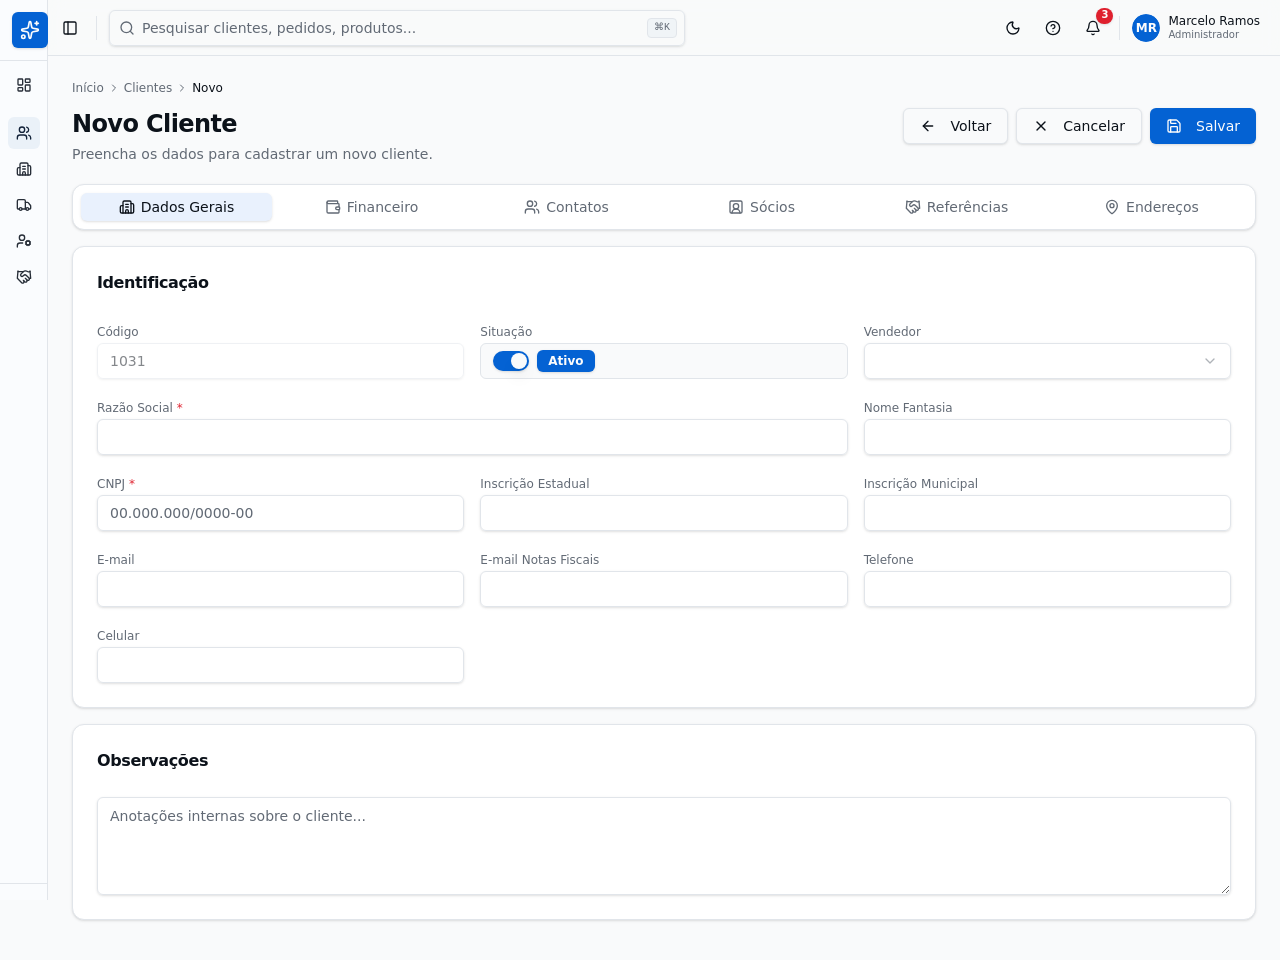
<file: html-export/clientes-novo.html>
<!DOCTYPE html>
<html lang="pt-BR" class="">
<head>
<meta charset="utf-8">
<meta name="viewport" content="width=device-width, initial-scale=1">
<title>Novo Cliente — Metas Representações</title>
<style>
@layer properties {
  @supports (((-webkit-hyphens: none)) and (not (margin-trim: inline))) or ((-moz-orient: inline) and (not (color: rgb(from red r g b)))) {
  *, ::before, ::after, ::backdrop { --tw-translate-x: 0; --tw-translate-y: 0; --tw-translate-z: 0; --tw-rotate-x: initial; --tw-rotate-y: initial; --tw-rotate-z: initial; --tw-skew-x: initial; --tw-skew-y: initial; --tw-space-y-reverse: 0; --tw-space-x-reverse: 0; --tw-border-style: solid; --tw-leading: initial; --tw-font-weight: initial; --tw-tracking: initial; --tw-ordinal: initial; --tw-slashed-zero: initial; --tw-numeric-figure: initial; --tw-numeric-spacing: initial; --tw-numeric-fraction: initial; --tw-shadow: 0 0 #0000; --tw-shadow-color: initial; --tw-shadow-alpha: 100%; --tw-inset-shadow: 0 0 #0000; --tw-inset-shadow-color: initial; --tw-inset-shadow-alpha: 100%; --tw-ring-color: initial; --tw-ring-shadow: 0 0 #0000; --tw-inset-ring-color: initial; --tw-inset-ring-shadow: 0 0 #0000; --tw-ring-inset: initial; --tw-ring-offset-width: 0px; --tw-ring-offset-color: #fff; --tw-ring-offset-shadow: 0 0 #0000; --tw-outline-style: solid; --tw-backdrop-blur: initial; --tw-backdrop-brightness: initial; --tw-backdrop-contrast: initial; --tw-backdrop-grayscale: initial; --tw-backdrop-hue-rotate: initial; --tw-backdrop-invert: initial; --tw-backdrop-opacity: initial; --tw-backdrop-saturate: initial; --tw-backdrop-sepia: initial; --tw-duration: initial; --tw-ease: initial; --tw-content: ""; --tw-animation-delay: 0s; --tw-animation-direction: normal; --tw-animation-duration: initial; --tw-animation-fill-mode: none; --tw-animation-iteration-count: 1; --tw-enter-blur: 0; --tw-enter-opacity: 1; --tw-enter-rotate: 0; --tw-enter-scale: 1; --tw-enter-translate-x: 0; --tw-enter-translate-y: 0; --tw-exit-blur: 0; --tw-exit-opacity: 1; --tw-exit-rotate: 0; --tw-exit-scale: 1; --tw-exit-translate-x: 0; --tw-exit-translate-y: 0; }
}
}
@layer theme {
  :root, :host { --font-sans: "Inter", ui-sans-serif, system-ui, sans-serif; --font-mono: ui-monospace, SFMono-Regular, Menlo, Monaco, Consolas, "Liberation Mono",
      "Courier New", monospace; --color-black: #000; --spacing: .25rem; --container-sm: 24rem; --container-md: 28rem; --container-lg: 32rem; --container-xl: 36rem; --text-xs: .75rem; --text-xs--line-height: calc(1 / .75); --text-sm: .875rem; --text-sm--line-height: calc(1.25 / .875); --text-base: 1rem; --text-base--line-height: calc(1.5 / 1); --text-lg: 1.125rem; --text-lg--line-height: calc(1.75 / 1.125); --text-xl: 1.25rem; --text-xl--line-height: calc(1.75 / 1.25); --text-2xl: 1.5rem; --text-2xl--line-height: calc(2 / 1.5); --text-7xl: 4.5rem; --text-7xl--line-height: 1; --font-weight-normal: 400; --font-weight-medium: 500; --font-weight-semibold: 600; --font-weight-bold: 700; --tracking-tight: -.025em; --tracking-wide: .025em; --tracking-widest: .1em; --leading-tight: 1.25; --leading-relaxed: 1.625; --ease-in-out: cubic-bezier(.4, 0, .2, 1); --animate-spin: spin 1s linear infinite; --animate-pulse: pulse 2s cubic-bezier(.4, 0, .6, 1) infinite; --aspect-video: 16 / 9; --default-transition-duration: .15s; --default-transition-timing-function: cubic-bezier(.4, 0, .2, 1); --default-font-family: "Inter", ui-sans-serif, system-ui, sans-serif; --default-mono-font-family: var(--font-mono); --color-background: var(--background); --color-foreground: var(--foreground); --color-border: var(--border); }
}
@layer base {
  *, ::after, ::before, ::backdrop { box-sizing: border-box; border: 0px solid; margin: 0px; padding: 0px; }
  ::file-selector-button { box-sizing: border-box; border: 0px solid; margin: 0px; padding: 0px; }
  html, :host { text-size-adjust: 100%; tab-size: 4; line-height: 1.5; font-family: var(--default-font-family, ui-sans-serif, system-ui, sans-serif, "Apple Color Emoji", "Segoe UI Emoji", "Segoe UI Symbol", "Noto Color Emoji"); font-feature-settings: var(--default-font-feature-settings, normal); font-variation-settings: var(--default-font-variation-settings, normal); -webkit-tap-highlight-color: transparent; }
  hr { height: 0px; color: inherit; border-top-width: 1px; }
  abbr:where([title]) { text-decoration: underline dotted; }
  h1, h2, h3, h4, h5, h6 { font-size: inherit; font-weight: inherit; }
  a { color: inherit; text-decoration: inherit; }
  b, strong { font-weight: bolder; }
  code, kbd, samp, pre { font-family: var(--default-mono-font-family, ui-monospace, SFMono-Regular, Menlo, Monaco, Consolas, "Liberation Mono", "Courier New", monospace); font-feature-settings: var(--default-mono-font-feature-settings, normal); font-variation-settings: var(--default-mono-font-variation-settings, normal); font-size: 1em; }
  small { font-size: 80%; }
  sub, sup { vertical-align: baseline; font-size: 75%; line-height: 0; position: relative; }
  sub { bottom: -0.25em; }
  sup { top: -0.5em; }
  table { text-indent: 0px; border-color: inherit; border-collapse: collapse; }
  progress { vertical-align: baseline; }
  summary { display: list-item; }
  ol, ul, menu { list-style: none; }
  img, svg, video, canvas, audio, iframe, embed, object { vertical-align: middle; display: block; }
  img, video { max-width: 100%; height: auto; }
  button, input, select, optgroup, textarea { font: inherit; letter-spacing: inherit; color: inherit; opacity: 1; background-color: rgba(0, 0, 0, 0); border-radius: 0px; }
  ::file-selector-button { font: inherit; letter-spacing: inherit; color: inherit; opacity: 1; background-color: rgba(0, 0, 0, 0); border-radius: 0px; }
  :where(select:is([multiple], [size])) optgroup { font-weight: bolder; }
  :where(select:is([multiple], [size])) optgroup option { padding-inline-start: 20px; }
  ::file-selector-button { margin-inline-end: 4px; }
  ::placeholder { opacity: 1; }
  @supports (not ((-webkit-appearance: -apple-pay-button))) or (contain-intrinsic-size: 1px) {
  ::placeholder { color: currentcolor; }
  @supports (color: color-mix(in lab, red, red)) {
  ::placeholder { color: color-mix(in oklab, currentcolor, transparent); }
}
}
  textarea { resize: vertical; }
  ::-webkit-search-decoration { appearance: none; }
  ::-webkit-date-and-time-value { min-height: 1lh; text-align: inherit; }
  ::-webkit-datetime-edit { display: inline-flex; }
  ::-webkit-datetime-edit-fields-wrapper { padding: 0px; }
  ::-webkit-datetime-edit { padding-block: 0px; }
  ::-webkit-datetime-edit-year-field { padding-block: 0px; }
  ::-webkit-datetime-edit-month-field { padding-block: 0px; }
  ::-webkit-datetime-edit-day-field { padding-block: 0px; }
  ::-webkit-datetime-edit-hour-field { padding-block: 0px; }
  ::-webkit-datetime-edit-minute-field { padding-block: 0px; }
  ::-webkit-datetime-edit-second-field { padding-block: 0px; }
  ::-webkit-datetime-edit-millisecond-field { padding-block: 0px; }
  ::-webkit-datetime-edit-meridiem-field { padding-block: 0px; }
  ::-webkit-calendar-picker-indicator { line-height: 1; }
  button, input:where([type="button"], [type="reset"], [type="submit"]) { appearance: button; }
  ::file-selector-button { appearance: button; }
  ::-webkit-inner-spin-button { height: auto; }
  ::-webkit-outer-spin-button { height: auto; }
  [hidden]:where(:not([hidden="until-found"])) { display: none !important; }
  * { border-color: var(--color-border); }
  html, body { background-color: var(--color-background); color: var(--color-foreground); font-family: var(--font-sans); -webkit-font-smoothing: antialiased; }
}
@layer components;
@layer utilities {
  .pointer-events-auto { pointer-events: auto; }
  .pointer-events-none { pointer-events: none; }
  .invisible { visibility: hidden; }
  .sr-only { clip-path: inset(50%); white-space: nowrap; border-width: 0px; width: 1px; height: 1px; margin: -1px; padding: 0px; position: absolute; overflow: hidden; }
  .absolute { position: absolute; }
  .fixed { position: fixed; }
  .relative { position: relative; }
  .sticky { position: sticky; }
  .inset-0 { inset: calc(var(--spacing) * 0); }
  .inset-x-0 { inset-inline: calc(var(--spacing) * 0); }
  .inset-y-0 { inset-block: calc(var(--spacing) * 0); }
  .start { inset-inline-start: var(--spacing); }
  .end { inset-inline-end: var(--spacing); }
  .-top-0\.5 { top: calc(var(--spacing) * -.5); }
  .-top-12 { top: calc(var(--spacing) * -12); }
  .top-0 { top: calc(var(--spacing) * 0); }
  .top-1\.5 { top: calc(var(--spacing) * 1.5); }
  .top-1\/2 { top: 50%; }
  .top-2 { top: calc(var(--spacing) * 2); }
  .top-3\.5 { top: calc(var(--spacing) * 3.5); }
  .top-4 { top: calc(var(--spacing) * 4); }
  .top-\[1px\] { top: 1px; }
  .top-\[50\%\] { top: 50%; }
  .top-\[60\%\] { top: 60%; }
  .top-full { top: 100%; }
  .-right-0\.5 { right: calc(var(--spacing) * -.5); }
  .-right-12 { right: calc(var(--spacing) * -12); }
  .right-0 { right: calc(var(--spacing) * 0); }
  .right-1 { right: calc(var(--spacing) * 1); }
  .right-2 { right: calc(var(--spacing) * 2); }
  .right-3 { right: calc(var(--spacing) * 3); }
  .right-4 { right: calc(var(--spacing) * 4); }
  .-bottom-12 { bottom: calc(var(--spacing) * -12); }
  .bottom-0 { bottom: calc(var(--spacing) * 0); }
  .-left-12 { left: calc(var(--spacing) * -12); }
  .left-0 { left: calc(var(--spacing) * 0); }
  .left-1\/2 { left: 50%; }
  .left-2 { left: calc(var(--spacing) * 2); }
  .left-2\.5 { left: calc(var(--spacing) * 2.5); }
  .left-\[50\%\] { left: 50%; }
  .z-10 { z-index: 10; }
  .z-20 { z-index: 20; }
  .z-30 { z-index: 30; }
  .z-50 { z-index: 50; }
  .z-\[1\] { z-index: 1; }
  .-mx-1 { margin-inline: calc(var(--spacing) * -1); }
  .mx-1 { margin-inline: calc(var(--spacing) * 1); }
  .mx-2 { margin-inline: calc(var(--spacing) * 2); }
  .mx-3\.5 { margin-inline: calc(var(--spacing) * 3.5); }
  .mx-auto { margin-inline: auto; }
  .my-0\.5 { margin-block: calc(var(--spacing) * .5); }
  .my-1 { margin-block: calc(var(--spacing) * 1); }
  .-mt-4 { margin-top: calc(var(--spacing) * -4); }
  .mt-0\.5 { margin-top: calc(var(--spacing) * .5); }
  .mt-1 { margin-top: calc(var(--spacing) * 1); }
  .mt-1\.5 { margin-top: calc(var(--spacing) * 1.5); }
  .mt-2 { margin-top: calc(var(--spacing) * 2); }
  .mt-3 { margin-top: calc(var(--spacing) * 3); }
  .mt-4 { margin-top: calc(var(--spacing) * 4); }
  .mt-6 { margin-top: calc(var(--spacing) * 6); }
  .mt-24 { margin-top: calc(var(--spacing) * 24); }
  .mt-auto { margin-top: auto; }
  .mr-1\.5 { margin-right: calc(var(--spacing) * 1.5); }
  .mr-2 { margin-right: calc(var(--spacing) * 2); }
  .mb-1 { margin-bottom: calc(var(--spacing) * 1); }
  .mb-3 { margin-bottom: calc(var(--spacing) * 3); }
  .-ml-1 { margin-left: calc(var(--spacing) * -1); }
  .-ml-4 { margin-left: calc(var(--spacing) * -4); }
  .ml-1 { margin-left: calc(var(--spacing) * 1); }
  .ml-auto { margin-left: auto; }
  .line-clamp-2 { -webkit-line-clamp: 2; -webkit-box-orient: vertical; display: -webkit-box; overflow: hidden; }
  .block { display: block; }
  .flex { display: flex; }
  .grid { display: grid; }
  .hidden { display: none; }
  .inline-flex { display: inline-flex; }
  .table { display: table; }
  .aspect-square { aspect-ratio: 1 / 1; }
  .aspect-video { aspect-ratio: var(--aspect-video); }
  .size-\(--cell-size\) { width: var(--cell-size); height: var(--cell-size); }
  .size-4 { width: calc(var(--spacing) * 4); height: calc(var(--spacing) * 4); }
  .h-\(--cell-size\) { height: var(--cell-size); }
  .h-1\.5 { height: calc(var(--spacing) * 1.5); }
  .h-2 { height: calc(var(--spacing) * 2); }
  .h-2\.5 { height: calc(var(--spacing) * 2.5); }
  .h-3 { height: calc(var(--spacing) * 3); }
  .h-3\.5 { height: calc(var(--spacing) * 3.5); }
  .h-4 { height: calc(var(--spacing) * 4); }
  .h-5 { height: calc(var(--spacing) * 5); }
  .h-6 { height: calc(var(--spacing) * 6); }
  .h-7 { height: calc(var(--spacing) * 7); }
  .h-8 { height: calc(var(--spacing) * 8); }
  .h-9 { height: calc(var(--spacing) * 9); }
  .h-10 { height: calc(var(--spacing) * 10); }
  .h-12 { height: calc(var(--spacing) * 12); }
  .h-14 { height: calc(var(--spacing) * 14); }
  .h-72 { height: calc(var(--spacing) * 72); }
  .h-\[1px\] { height: 1px; }
  .h-\[var\(--radix-navigation-menu-viewport-height\)\] { height: var(--radix-navigation-menu-viewport-height); }
  .h-\[var\(--radix-select-trigger-height\)\] { height: var(--radix-select-trigger-height); }
  .h-auto { height: auto; }
  .h-full { height: 100%; }
  .h-px { height: 1px; }
  .h-svh { height: 100svh; }
  .max-h-\(--radix-context-menu-content-available-height\) { max-height: var(--radix-context-menu-content-available-height); }
  .max-h-\(--radix-select-content-available-height\) { max-height: var(--radix-select-content-available-height); }
  .max-h-\[300px\] { max-height: 300px; }
  .max-h-\[var\(--radix-dropdown-menu-content-available-height\)\] { max-height: var(--radix-dropdown-menu-content-available-height); }
  .min-h-0 { min-height: calc(var(--spacing) * 0); }
  .min-h-\[60px\] { min-height: 60px; }
  .min-h-screen { min-height: 100vh; }
  .min-h-svh { min-height: 100svh; }
  .w-\(--cell-size\) { width: var(--cell-size); }
  .w-\(--sidebar-width\) { width: var(--sidebar-width); }
  .w-0 { width: calc(var(--spacing) * 0); }
  .w-1 { width: calc(var(--spacing) * 1); }
  .w-2 { width: calc(var(--spacing) * 2); }
  .w-2\.5 { width: calc(var(--spacing) * 2.5); }
  .w-3 { width: calc(var(--spacing) * 3); }
  .w-3\.5 { width: calc(var(--spacing) * 3.5); }
  .w-3\/4 { width: 75%; }
  .w-4 { width: calc(var(--spacing) * 4); }
  .w-5 { width: calc(var(--spacing) * 5); }
  .w-7 { width: calc(var(--spacing) * 7); }
  .w-8 { width: calc(var(--spacing) * 8); }
  .w-9 { width: calc(var(--spacing) * 9); }
  .w-10 { width: calc(var(--spacing) * 10); }
  .w-14 { width: calc(var(--spacing) * 14); }
  .w-20 { width: calc(var(--spacing) * 20); }
  .w-24 { width: calc(var(--spacing) * 24); }
  .w-28 { width: calc(var(--spacing) * 28); }
  .w-32 { width: calc(var(--spacing) * 32); }
  .w-36 { width: calc(var(--spacing) * 36); }
  .w-44 { width: calc(var(--spacing) * 44); }
  .w-56 { width: calc(var(--spacing) * 56); }
  .w-64 { width: calc(var(--spacing) * 64); }
  .w-72 { width: calc(var(--spacing) * 72); }
  .w-\[1px\] { width: 1px; }
  .w-\[72px\] { width: 72px; }
  .w-\[100px\] { width: 100px; }
  .w-\[150px\] { width: 150px; }
  .w-auto { width: auto; }
  .w-fit { width: fit-content; }
  .w-full { width: 100%; }
  .w-max { width: max-content; }
  .w-px { width: 1px; }
  .max-w-\(--skeleton-width\) { max-width: var(--skeleton-width); }
  .max-w-lg { max-width: var(--container-lg); }
  .max-w-max { max-width: max-content; }
  .max-w-md { max-width: var(--container-md); }
  .max-w-sm { max-width: var(--container-sm); }
  .max-w-xl { max-width: var(--container-xl); }
  .min-w-\(--cell-size\) { min-width: var(--cell-size); }
  .min-w-0 { min-width: calc(var(--spacing) * 0); }
  .min-w-4 { min-width: calc(var(--spacing) * 4); }
  .min-w-5 { min-width: calc(var(--spacing) * 5); }
  .min-w-8 { min-width: calc(var(--spacing) * 8); }
  .min-w-9 { min-width: calc(var(--spacing) * 9); }
  .min-w-10 { min-width: calc(var(--spacing) * 10); }
  .min-w-\[8rem\] { min-width: 8rem; }
  .min-w-\[12rem\] { min-width: 12rem; }
  .min-w-\[220px\] { min-width: 220px; }
  .min-w-\[var\(--radix-select-trigger-width\)\] { min-width: var(--radix-select-trigger-width); }
  .flex-1 { flex: 1 1 0%; }
  .shrink-0 { flex-shrink: 0; }
  .grow { flex-grow: 1; }
  .grow-0 { flex-grow: 0; }
  .basis-full { flex-basis: 100%; }
  .caption-bottom { caption-side: bottom; }
  .border-collapse { border-collapse: collapse; }
  .origin-\(--radix-context-menu-content-transform-origin\) { transform-origin: var(--radix-context-menu-content-transform-origin); }
  .origin-\(--radix-dropdown-menu-content-transform-origin\) { transform-origin: var(--radix-dropdown-menu-content-transform-origin); }
  .origin-\(--radix-hover-card-content-transform-origin\) { transform-origin: var(--radix-hover-card-content-transform-origin); }
  .origin-\(--radix-menubar-content-transform-origin\) { transform-origin: var(--radix-menubar-content-transform-origin); }
  .origin-\(--radix-popover-content-transform-origin\) { transform-origin: var(--radix-popover-content-transform-origin); }
  .origin-\(--radix-select-content-transform-origin\) { transform-origin: var(--radix-select-content-transform-origin); }
  .origin-\(--radix-tooltip-content-transform-origin\) { transform-origin: var(--radix-tooltip-content-transform-origin); }
  .-translate-x-1\/2 { --tw-translate-x: calc(calc(1 / 2 * 100%) * -1); translate: var(--tw-translate-x) var(--tw-translate-y); }
  .-translate-x-px { --tw-translate-x: -1px; translate: var(--tw-translate-x) var(--tw-translate-y); }
  .translate-x-\[-50\%\] { --tw-translate-x: -50%; translate: var(--tw-translate-x) var(--tw-translate-y); }
  .translate-x-px { --tw-translate-x: 1px; translate: var(--tw-translate-x) var(--tw-translate-y); }
  .-translate-y-1\/2 { --tw-translate-y: calc(calc(1 / 2 * 100%) * -1); translate: var(--tw-translate-x) var(--tw-translate-y); }
  .translate-y-\[-50\%\] { --tw-translate-y: -50%; translate: var(--tw-translate-x) var(--tw-translate-y); }
  .rotate-45 { rotate: 45deg; }
  .rotate-90 { rotate: 90deg; }
  .transform { transform: var(--tw-rotate-x, ) var(--tw-rotate-y, ) var(--tw-rotate-z, ) var(--tw-skew-x, ) var(--tw-skew-y, ); }
  .animate-caret-blink { animation: 1.25s ease-out 0s infinite normal none running caret-blink; }
  .animate-in { animation: enter var(--tw-animation-duration, var(--tw-duration, .15s))var(--tw-ease, ease)var(--tw-animation-delay, 0s)var(--tw-animation-iteration-count, 1)var(--tw-animation-direction, normal)var(--tw-animation-fill-mode, none); }
  .animate-pulse { animation: var(--animate-pulse); }
  .animate-spin { animation: var(--animate-spin); }
  .cursor-default { cursor: default; }
  .cursor-pointer { cursor: pointer; }
  .touch-none { touch-action: none; }
  .list-none { list-style-type: none; }
  .grid-cols-1 { grid-template-columns: repeat(1, minmax(0px, 1fr)); }
  .grid-cols-2 { grid-template-columns: repeat(2, minmax(0px, 1fr)); }
  .grid-cols-\[minmax\(0\,1fr\)_auto\] { grid-template-columns: minmax(0px, 1fr) auto; }
  .flex-col { flex-direction: column; }
  .flex-col-reverse { flex-direction: column-reverse; }
  .flex-row { flex-direction: row; }
  .flex-wrap { flex-wrap: wrap; }
  .place-content-center { place-content: center; }
  .items-center { align-items: center; }
  .items-end { align-items: flex-end; }
  .items-start { align-items: flex-start; }
  .items-stretch { align-items: stretch; }
  .justify-between { justify-content: space-between; }
  .justify-center { justify-content: center; }
  .justify-end { justify-content: flex-end; }
  .justify-start { justify-content: flex-start; }
  .gap-0 { gap: calc(var(--spacing) * 0); }
  .gap-0\.5 { gap: calc(var(--spacing) * .5); }
  .gap-1 { gap: calc(var(--spacing) * 1); }
  .gap-1\.5 { gap: calc(var(--spacing) * 1.5); }
  .gap-2 { gap: calc(var(--spacing) * 2); }
  .gap-3 { gap: calc(var(--spacing) * 3); }
  .gap-4 { gap: calc(var(--spacing) * 4); }
  :where(.space-y-0 > :not(:last-child)) { --tw-space-y-reverse: 0; margin-block-start: calc(calc(var(--spacing) * 0) * var(--tw-space-y-reverse)); margin-block-end: calc(calc(var(--spacing) * 0) * calc(1 - var(--tw-space-y-reverse))); }
  :where(.space-y-1\.5 > :not(:last-child)) { --tw-space-y-reverse: 0; margin-block-start: calc(calc(var(--spacing) * 1.5) * var(--tw-space-y-reverse)); margin-block-end: calc(calc(var(--spacing) * 1.5) * calc(1 - var(--tw-space-y-reverse))); }
  :where(.space-y-2 > :not(:last-child)) { --tw-space-y-reverse: 0; margin-block-start: calc(calc(var(--spacing) * 2) * var(--tw-space-y-reverse)); margin-block-end: calc(calc(var(--spacing) * 2) * calc(1 - var(--tw-space-y-reverse))); }
  :where(.space-y-3 > :not(:last-child)) { --tw-space-y-reverse: 0; margin-block-start: calc(calc(var(--spacing) * 3) * var(--tw-space-y-reverse)); margin-block-end: calc(calc(var(--spacing) * 3) * calc(1 - var(--tw-space-y-reverse))); }
  :where(.space-y-4 > :not(:last-child)) { --tw-space-y-reverse: 0; margin-block-start: calc(calc(var(--spacing) * 4) * var(--tw-space-y-reverse)); margin-block-end: calc(calc(var(--spacing) * 4) * calc(1 - var(--tw-space-y-reverse))); }
  :where(.space-y-5 > :not(:last-child)) { --tw-space-y-reverse: 0; margin-block-start: calc(calc(var(--spacing) * 5) * var(--tw-space-y-reverse)); margin-block-end: calc(calc(var(--spacing) * 5) * calc(1 - var(--tw-space-y-reverse))); }
  :where(.space-y-6 > :not(:last-child)) { --tw-space-y-reverse: 0; margin-block-start: calc(calc(var(--spacing) * 6) * var(--tw-space-y-reverse)); margin-block-end: calc(calc(var(--spacing) * 6) * calc(1 - var(--tw-space-y-reverse))); }
  :where(.space-x-1 > :not(:last-child)) { --tw-space-x-reverse: 0; margin-inline-start: calc(calc(var(--spacing) * 1) * var(--tw-space-x-reverse)); margin-inline-end: calc(calc(var(--spacing) * 1) * calc(1 - var(--tw-space-x-reverse))); }
  .truncate { text-overflow: ellipsis; white-space: nowrap; overflow: hidden; }
  .overflow-auto { overflow: auto; }
  .overflow-hidden { overflow: hidden; }
  .overflow-x-auto { overflow-x: auto; }
  .overflow-x-hidden { overflow-x: hidden; }
  .overflow-y-auto { overflow-y: auto; }
  .rounded { border-radius: 0.25rem; }
  .rounded-\[2px\] { border-radius: 2px; }
  .rounded-\[inherit\] { border-radius: inherit; }
  .rounded-full { border-radius: 3.40282e+38px; }
  .rounded-lg { border-radius: var(--radius); }
  .rounded-md { border-radius: calc(var(--radius) - 2px); }
  .rounded-none { border-radius: 0px; }
  .rounded-sm { border-radius: calc(var(--radius) - 4px); }
  .rounded-xl { border-radius: calc(var(--radius) + 4px); }
  .rounded-t-\[10px\] { border-top-left-radius: 10px; border-top-right-radius: 10px; }
  .rounded-l-md { border-top-left-radius: calc(var(--radius) - 2px); border-bottom-left-radius: calc(var(--radius) - 2px); }
  .rounded-tl-sm { border-top-left-radius: calc(var(--radius) - 4px); }
  .rounded-r-md { border-top-right-radius: calc(var(--radius) - 2px); border-bottom-right-radius: calc(var(--radius) - 2px); }
  .border { border-style: var(--tw-border-style); border-width: 1px; }
  .border-2 { border-style: var(--tw-border-style); border-width: 2px; }
  .border-\[1\.5px\] { border-style: var(--tw-border-style); border-width: 1.5px; }
  .border-y { border-block-style: var(--tw-border-style); border-block-width: 1px; }
  .border-t { border-top-style: var(--tw-border-style); border-top-width: 1px; }
  .border-r { border-right-style: var(--tw-border-style); border-right-width: 1px; }
  .border-b { border-bottom-style: var(--tw-border-style); border-bottom-width: 1px; }
  .border-l { border-left-style: var(--tw-border-style); border-left-width: 1px; }
  .border-dashed { --tw-border-style: dashed; border-style: dashed; }
  .border-\(--color-border\) { border-color: var(--color-border); }
  .border-border { border-color: var(--border); }
  .border-border\/50 { border-color: var(--border); }
  @supports (color: color-mix(in lab, red, red)) {
  .border-border\/50 { border-color: color-mix(in oklab, var(--border) 50%, transparent); }
}
  .border-border\/60 { border-color: var(--border); }
  @supports (color: color-mix(in lab, red, red)) {
  .border-border\/60 { border-color: color-mix(in oklab, var(--border) 60%, transparent); }
}
  .border-destructive\/50 { border-color: var(--destructive); }
  @supports (color: color-mix(in lab, red, red)) {
  .border-destructive\/50 { border-color: color-mix(in oklab, var(--destructive) 50%, transparent); }
}
  .border-input { border-color: var(--input); }
  .border-primary { border-color: var(--primary); }
  .border-primary\/50 { border-color: var(--primary); }
  @supports (color: color-mix(in lab, red, red)) {
  .border-primary\/50 { border-color: color-mix(in oklab, var(--primary) 50%, transparent); }
}
  .border-sidebar-border { border-color: var(--sidebar-border); }
  .border-success\/30 { border-color: var(--success); }
  @supports (color: color-mix(in lab, red, red)) {
  .border-success\/30 { border-color: color-mix(in oklab, var(--success) 30%, transparent); }
}
  .border-transparent { border-color: rgba(0, 0, 0, 0); }
  .border-t-transparent { border-top-color: rgba(0, 0, 0, 0); }
  .border-l-transparent { border-left-color: rgba(0, 0, 0, 0); }
  .bg-\(--color-bg\) { background-color: var(--color-bg); }
  .bg-accent { background-color: var(--accent); }
  .bg-background { background-color: var(--background); }
  .bg-background\/80 { background-color: var(--background); }
  @supports (color: color-mix(in lab, red, red)) {
  .bg-background\/80 { background-color: color-mix(in oklab, var(--background) 80%, transparent); }
}
  .bg-black\/80 { background-color: rgba(0, 0, 0, 0.8); }
  @supports (color: color-mix(in lab, red, red)) {
  .bg-black\/80 { background-color: color-mix(in oklab, var(--color-black) 80%, transparent); }
}
  .bg-border { background-color: var(--border); }
  .bg-card { background-color: var(--card); }
  .bg-destructive { background-color: var(--destructive); }
  .bg-destructive\/10 { background-color: var(--destructive); }
  @supports (color: color-mix(in lab, red, red)) {
  .bg-destructive\/10 { background-color: color-mix(in oklab, var(--destructive) 10%, transparent); }
}
  .bg-foreground { background-color: var(--foreground); }
  .bg-muted { background-color: var(--muted); }
  .bg-muted\/20 { background-color: var(--muted); }
  @supports (color: color-mix(in lab, red, red)) {
  .bg-muted\/20 { background-color: color-mix(in oklab, var(--muted) 20%, transparent); }
}
  .bg-muted\/40 { background-color: var(--muted); }
  @supports (color: color-mix(in lab, red, red)) {
  .bg-muted\/40 { background-color: color-mix(in oklab, var(--muted) 40%, transparent); }
}
  .bg-muted\/50 { background-color: var(--muted); }
  @supports (color: color-mix(in lab, red, red)) {
  .bg-muted\/50 { background-color: color-mix(in oklab, var(--muted) 50%, transparent); }
}
  .bg-popover { background-color: var(--popover); }
  .bg-primary { background-color: var(--primary); }
  .bg-primary\/10 { background-color: var(--primary); }
  @supports (color: color-mix(in lab, red, red)) {
  .bg-primary\/10 { background-color: color-mix(in oklab, var(--primary) 10%, transparent); }
}
  .bg-primary\/20 { background-color: var(--primary); }
  @supports (color: color-mix(in lab, red, red)) {
  .bg-primary\/20 { background-color: color-mix(in oklab, var(--primary) 20%, transparent); }
}
  .bg-secondary { background-color: var(--secondary); }
  .bg-sidebar { background-color: var(--sidebar); }
  .bg-sidebar-border { background-color: var(--sidebar-border); }
  .bg-success\/10 { background-color: var(--success); }
  @supports (color: color-mix(in lab, red, red)) {
  .bg-success\/10 { background-color: color-mix(in oklab, var(--success) 10%, transparent); }
}
  .bg-transparent { background-color: rgba(0, 0, 0, 0); }
  .fill-current { fill: currentcolor; }
  .fill-primary { fill: var(--primary); }
  .p-0 { padding: calc(var(--spacing) * 0); }
  .p-1 { padding: calc(var(--spacing) * 1); }
  .p-2 { padding: calc(var(--spacing) * 2); }
  .p-3 { padding: calc(var(--spacing) * 3); }
  .p-4 { padding: calc(var(--spacing) * 4); }
  .p-6 { padding: calc(var(--spacing) * 6); }
  .p-8 { padding: calc(var(--spacing) * 8); }
  .p-\[1px\] { padding: 1px; }
  .px-\(--cell-size\) { padding-inline: var(--cell-size); }
  .px-1 { padding-inline: calc(var(--spacing) * 1); }
  .px-1\.5 { padding-inline: calc(var(--spacing) * 1.5); }
  .px-2 { padding-inline: calc(var(--spacing) * 2); }
  .px-2\.5 { padding-inline: calc(var(--spacing) * 2.5); }
  .px-3 { padding-inline: calc(var(--spacing) * 3); }
  .px-4 { padding-inline: calc(var(--spacing) * 4); }
  .px-8 { padding-inline: calc(var(--spacing) * 8); }
  .py-0\.5 { padding-block: calc(var(--spacing) * .5); }
  .py-1 { padding-block: calc(var(--spacing) * 1); }
  .py-1\.5 { padding-block: calc(var(--spacing) * 1.5); }
  .py-2 { padding-block: calc(var(--spacing) * 2); }
  .py-2\.5 { padding-block: calc(var(--spacing) * 2.5); }
  .py-3 { padding-block: calc(var(--spacing) * 3); }
  .py-4 { padding-block: calc(var(--spacing) * 4); }
  .py-6 { padding-block: calc(var(--spacing) * 6); }
  .py-16 { padding-block: calc(var(--spacing) * 16); }
  .py-24 { padding-block: calc(var(--spacing) * 24); }
  .pt-0 { padding-top: calc(var(--spacing) * 0); }
  .pt-1 { padding-top: calc(var(--spacing) * 1); }
  .pt-3 { padding-top: calc(var(--spacing) * 3); }
  .pt-4 { padding-top: calc(var(--spacing) * 4); }
  .pr-1 { padding-right: calc(var(--spacing) * 1); }
  .pr-2 { padding-right: calc(var(--spacing) * 2); }
  .pr-2\.5 { padding-right: calc(var(--spacing) * 2.5); }
  .pr-8 { padding-right: calc(var(--spacing) * 8); }
  .pr-16 { padding-right: calc(var(--spacing) * 16); }
  .pb-3 { padding-bottom: calc(var(--spacing) * 3); }
  .pb-4 { padding-bottom: calc(var(--spacing) * 4); }
  .pl-2 { padding-left: calc(var(--spacing) * 2); }
  .pl-2\.5 { padding-left: calc(var(--spacing) * 2.5); }
  .pl-4 { padding-left: calc(var(--spacing) * 4); }
  .pl-8 { padding-left: calc(var(--spacing) * 8); }
  .text-center { text-align: center; }
  .text-left { text-align: left; }
  .text-right { text-align: right; }
  .align-middle { vertical-align: middle; }
  .font-mono { font-family: var(--font-mono); }
  .text-2xl { font-size: var(--text-2xl); line-height: var(--tw-leading, var(--text-2xl--line-height)); }
  .text-7xl { font-size: var(--text-7xl); line-height: var(--tw-leading, var(--text-7xl--line-height)); }
  .text-base { font-size: var(--text-base); line-height: var(--tw-leading, var(--text-base--line-height)); }
  .text-lg { font-size: var(--text-lg); line-height: var(--tw-leading, var(--text-lg--line-height)); }
  .text-sm { font-size: var(--text-sm); line-height: var(--tw-leading, var(--text-sm--line-height)); }
  .text-xl { font-size: var(--text-xl); line-height: var(--tw-leading, var(--text-xl--line-height)); }
  .text-xs { font-size: var(--text-xs); line-height: var(--tw-leading, var(--text-xs--line-height)); }
  .text-\[0\.8rem\] { font-size: 0.8rem; }
  .text-\[10px\] { font-size: 10px; }
  .text-\[11px\] { font-size: 11px; }
  .leading-none { --tw-leading: 1; line-height: 1; }
  .leading-tight { --tw-leading: var(--leading-tight); line-height: var(--leading-tight); }
  .font-bold { --tw-font-weight: var(--font-weight-bold); font-weight: var(--font-weight-bold); }
  .font-medium { --tw-font-weight: var(--font-weight-medium); font-weight: var(--font-weight-medium); }
  .font-normal { --tw-font-weight: var(--font-weight-normal); font-weight: var(--font-weight-normal); }
  .font-semibold { --tw-font-weight: var(--font-weight-semibold); font-weight: var(--font-weight-semibold); }
  .tracking-tight { --tw-tracking: var(--tracking-tight); letter-spacing: var(--tracking-tight); }
  .tracking-wide { --tw-tracking: var(--tracking-wide); letter-spacing: var(--tracking-wide); }
  .tracking-widest { --tw-tracking: var(--tracking-widest); letter-spacing: var(--tracking-widest); }
  .break-words { overflow-wrap: break-word; }
  .whitespace-nowrap { white-space: nowrap; }
  .text-accent-foreground { color: var(--accent-foreground); }
  .text-card-foreground { color: var(--card-foreground); }
  .text-current { color: currentcolor; }
  .text-destructive { color: var(--destructive); }
  .text-destructive-foreground { color: var(--destructive-foreground); }
  .text-foreground { color: var(--foreground); }
  .text-muted-foreground { color: var(--muted-foreground); }
  .text-popover-foreground { color: var(--popover-foreground); }
  .text-primary { color: var(--primary); }
  .text-primary-foreground { color: var(--primary-foreground); }
  .text-secondary-foreground { color: var(--secondary-foreground); }
  .text-sidebar-foreground { color: var(--sidebar-foreground); }
  .text-sidebar-foreground\/70 { color: var(--sidebar-foreground); }
  @supports (color: color-mix(in lab, red, red)) {
  .text-sidebar-foreground\/70 { color: color-mix(in oklab, var(--sidebar-foreground) 70%, transparent); }
}
  .text-success { color: var(--success); }
  .uppercase { text-transform: uppercase; }
  .tabular-nums { --tw-numeric-spacing: tabular-nums; font-variant-numeric: var(--tw-ordinal, ) var(--tw-slashed-zero, ) var(--tw-numeric-figure, ) var(--tw-numeric-spacing, ) var(--tw-numeric-fraction, ); }
  .underline-offset-4 { text-underline-offset: 4px; }
  .opacity-0 { opacity: 0; }
  .opacity-50 { opacity: 0.5; }
  .opacity-60 { opacity: 0.6; }
  .opacity-70 { opacity: 0.7; }
  .shadow { --tw-shadow: 0 1px 3px 0 var(--tw-shadow-color, #0000001a), 0 1px 2px -1px var(--tw-shadow-color, #0000001a); box-shadow: var(--tw-inset-shadow), var(--tw-inset-ring-shadow), var(--tw-ring-offset-shadow), var(--tw-ring-shadow), var(--tw-shadow); }
  .shadow-\[0_0_0_1px_var\(--sidebar-border\)\] { --tw-shadow: 0 0 0 1px var(--tw-shadow-color, var(--sidebar-border)); box-shadow: var(--tw-inset-shadow), var(--tw-inset-ring-shadow), var(--tw-ring-offset-shadow), var(--tw-ring-shadow), var(--tw-shadow); }
  .shadow-lg { --tw-shadow: 0 10px 15px -3px var(--tw-shadow-color, #0000001a), 0 4px 6px -4px var(--tw-shadow-color, #0000001a); box-shadow: var(--tw-inset-shadow), var(--tw-inset-ring-shadow), var(--tw-ring-offset-shadow), var(--tw-ring-shadow), var(--tw-shadow); }
  .shadow-md { --tw-shadow: 0 4px 6px -1px var(--tw-shadow-color, #0000001a), 0 2px 4px -2px var(--tw-shadow-color, #0000001a); box-shadow: var(--tw-inset-shadow), var(--tw-inset-ring-shadow), var(--tw-ring-offset-shadow), var(--tw-ring-shadow), var(--tw-shadow); }
  .shadow-none { --tw-shadow: 0 0 #0000; box-shadow: var(--tw-inset-shadow), var(--tw-inset-ring-shadow), var(--tw-ring-offset-shadow), var(--tw-ring-shadow), var(--tw-shadow); }
  .shadow-sm { --tw-shadow: 0 1px 3px 0 var(--tw-shadow-color, #0000001a), 0 1px 2px -1px var(--tw-shadow-color, #0000001a); box-shadow: var(--tw-inset-shadow), var(--tw-inset-ring-shadow), var(--tw-ring-offset-shadow), var(--tw-ring-shadow), var(--tw-shadow); }
  .shadow-xl { --tw-shadow: 0 20px 25px -5px var(--tw-shadow-color, #0000001a), 0 8px 10px -6px var(--tw-shadow-color, #0000001a); box-shadow: var(--tw-inset-shadow), var(--tw-inset-ring-shadow), var(--tw-ring-offset-shadow), var(--tw-ring-shadow), var(--tw-shadow); }
  .shadow-xs { --tw-shadow: 0 1px 2px 0 var(--tw-shadow-color, #0000000d); box-shadow: var(--tw-inset-shadow), var(--tw-inset-ring-shadow), var(--tw-ring-offset-shadow), var(--tw-ring-shadow), var(--tw-shadow); }
  .ring-0 { --tw-ring-shadow: var(--tw-ring-inset, ) 0 0 0 calc(0px + var(--tw-ring-offset-width)) var(--tw-ring-color, currentcolor); box-shadow: var(--tw-inset-shadow), var(--tw-inset-ring-shadow), var(--tw-ring-offset-shadow), var(--tw-ring-shadow), var(--tw-shadow); }
  .ring-1 { --tw-ring-shadow: var(--tw-ring-inset, ) 0 0 0 calc(1px + var(--tw-ring-offset-width)) var(--tw-ring-color, currentcolor); box-shadow: var(--tw-inset-shadow), var(--tw-inset-ring-shadow), var(--tw-ring-offset-shadow), var(--tw-ring-shadow), var(--tw-shadow); }
  .ring-ring { --tw-ring-color: var(--ring); }
  .ring-sidebar-ring { --tw-ring-color: var(--sidebar-ring); }
  .ring-offset-background { --tw-ring-offset-color: var(--background); }
  .outline { outline-style: var(--tw-outline-style); outline-width: 1px; }
  .backdrop-blur { --tw-backdrop-blur: blur(8px); backdrop-filter: var(--tw-backdrop-blur, ) var(--tw-backdrop-brightness, ) var(--tw-backdrop-contrast, ) var(--tw-backdrop-grayscale, ) var(--tw-backdrop-hue-rotate, ) var(--tw-backdrop-invert, ) var(--tw-backdrop-opacity, ) var(--tw-backdrop-saturate, ) var(--tw-backdrop-sepia, ); }
  .transition { transition-property: color, background-color, border-color, outline-color, text-decoration-color, fill, stroke, --tw-gradient-from, --tw-gradient-via, --tw-gradient-to, opacity, box-shadow, transform, translate, scale, rotate, filter, -webkit-backdrop-filter, backdrop-filter, display, content-visibility, overlay, pointer-events; transition-timing-function: var(--tw-ease, var(--default-transition-timing-function)); transition-duration: var(--tw-duration, var(--default-transition-duration)); }
  .transition-\[left\,right\,width\] { transition-property: left, right, width; transition-timing-function: var(--tw-ease, var(--default-transition-timing-function)); transition-duration: var(--tw-duration, var(--default-transition-duration)); }
  .transition-\[margin\,opacity\] { transition-property: margin, opacity; transition-timing-function: var(--tw-ease, var(--default-transition-timing-function)); transition-duration: var(--tw-duration, var(--default-transition-duration)); }
  .transition-\[width\,height\,padding\] { transition-property: width, height, padding; transition-timing-function: var(--tw-ease, var(--default-transition-timing-function)); transition-duration: var(--tw-duration, var(--default-transition-duration)); }
  .transition-\[width\] { transition-property: width; transition-timing-function: var(--tw-ease, var(--default-transition-timing-function)); transition-duration: var(--tw-duration, var(--default-transition-duration)); }
  .transition-all { transition-property: all; transition-timing-function: var(--tw-ease, var(--default-transition-timing-function)); transition-duration: var(--tw-duration, var(--default-transition-duration)); }
  .transition-colors { transition-property: color, background-color, border-color, outline-color, text-decoration-color, fill, stroke, --tw-gradient-from, --tw-gradient-via, --tw-gradient-to; transition-timing-function: var(--tw-ease, var(--default-transition-timing-function)); transition-duration: var(--tw-duration, var(--default-transition-duration)); }
  .transition-opacity { transition-property: opacity; transition-timing-function: var(--tw-ease, var(--default-transition-timing-function)); transition-duration: var(--tw-duration, var(--default-transition-duration)); }
  .transition-transform { transition-property: transform, translate, scale, rotate; transition-timing-function: var(--tw-ease, var(--default-transition-timing-function)); transition-duration: var(--tw-duration, var(--default-transition-duration)); }
  .duration-200 { --tw-duration: .2s; transition-duration: 0.2s; }
  .duration-300 { --tw-duration: .3s; transition-duration: 0.3s; }
  .duration-1000 { --tw-duration: 1s; transition-duration: 1s; }
  .ease-in-out { --tw-ease: var(--ease-in-out); transition-timing-function: var(--ease-in-out); }
  .ease-linear { --tw-ease: linear; transition-timing-function: linear; }
  .fade-in-0 { --tw-enter-opacity: 0; }
  .outline-none { --tw-outline-style: none; outline-style: none; }
  .select-none { user-select: none; }
  .zoom-in-95 { --tw-enter-scale: .95; }
  .\[--cell-size\:2rem\] { --cell-size: 2rem; }
  .group-focus-within\/menu-item\:opacity-100:is(:where(.group\/menu-item):focus-within *) { opacity: 1; }
  @media (hover: hover) {
  .group-hover\:bg-primary:is(:where(.group):hover *) { background-color: var(--primary); }
}
  @media (hover: hover) {
  .group-hover\:text-primary-foreground:is(:where(.group):hover *) { color: var(--primary-foreground); }
}
  @media (hover: hover) {
  .group-hover\/menu-item\:opacity-100:is(:where(.group\/menu-item):hover *) { opacity: 1; }
}
  .group-has-\[\[data-sidebar\=menu-action\]\]\/menu-item\:pr-8:is(:where(.group\/menu-item):has([data-sidebar="menu-action"]) *) { padding-right: calc(var(--spacing) * 8); }
  .group-data-\[collapsible\=icon\]\:-mt-8:is(:where(.group)[data-collapsible="icon"] *) { margin-top: calc(var(--spacing) * -8); }
  .group-data-\[collapsible\=icon\]\:hidden:is(:where(.group)[data-collapsible="icon"] *) { display: none; }
  .group-data-\[collapsible\=icon\]\:\!size-8:is(:where(.group)[data-collapsible="icon"] *) { width: calc(var(--spacing) * 8) !important; height: calc(var(--spacing) * 8) !important; }
  .group-data-\[collapsible\=icon\]\:w-\(--sidebar-width-icon\):is(:where(.group)[data-collapsible="icon"] *) { width: var(--sidebar-width-icon); }
  .group-data-\[collapsible\=icon\]\:w-\[calc\(var\(--sidebar-width-icon\)_\+_theme\(spacing\.4\)\)\]:is(:where(.group)[data-collapsible="icon"] *) { width: calc(var(--sidebar-width-icon) + 1rem); }
  .group-data-\[collapsible\=icon\]\:w-\[calc\(var\(--sidebar-width-icon\)_\+_theme\(spacing\.4\)_\+2px\)\]:is(:where(.group)[data-collapsible="icon"] *) { width: calc(var(--sidebar-width-icon) + 1rem + 2px); }
  .group-data-\[collapsible\=icon\]\:overflow-hidden:is(:where(.group)[data-collapsible="icon"] *) { overflow: hidden; }
  .group-data-\[collapsible\=icon\]\:\!p-0:is(:where(.group)[data-collapsible="icon"] *) { padding: calc(var(--spacing) * 0) !important; }
  .group-data-\[collapsible\=icon\]\:\!p-2:is(:where(.group)[data-collapsible="icon"] *) { padding: calc(var(--spacing) * 2) !important; }
  .group-data-\[collapsible\=icon\]\:opacity-0:is(:where(.group)[data-collapsible="icon"] *) { opacity: 0; }
  .group-data-\[collapsible\=offcanvas\]\:right-\[calc\(var\(--sidebar-width\)\*-1\)\]:is(:where(.group)[data-collapsible="offcanvas"] *) { right: calc(var(--sidebar-width) * -1); }
  .group-data-\[collapsible\=offcanvas\]\:left-\[calc\(var\(--sidebar-width\)\*-1\)\]:is(:where(.group)[data-collapsible="offcanvas"] *) { left: calc(var(--sidebar-width) * -1); }
  .group-data-\[collapsible\=offcanvas\]\:w-0:is(:where(.group)[data-collapsible="offcanvas"] *) { width: calc(var(--spacing) * 0); }
  .group-data-\[collapsible\=offcanvas\]\:translate-x-0:is(:where(.group)[data-collapsible="offcanvas"] *) { --tw-translate-x: calc(var(--spacing) * 0); translate: var(--tw-translate-x) var(--tw-translate-y); }
  .group-data-\[focused\=true\]\/day\:relative:is(:where(.group\/day)[data-focused="true"] *) { position: relative; }
  .group-data-\[focused\=true\]\/day\:z-10:is(:where(.group\/day)[data-focused="true"] *) { z-index: 10; }
  .group-data-\[focused\=true\]\/day\:border-ring:is(:where(.group\/day)[data-focused="true"] *) { border-color: var(--ring); }
  .group-data-\[focused\=true\]\/day\:ring-\[3px\]:is(:where(.group\/day)[data-focused="true"] *) { --tw-ring-shadow: var(--tw-ring-inset, ) 0 0 0 calc(3px + var(--tw-ring-offset-width)) var(--tw-ring-color, currentcolor); box-shadow: var(--tw-inset-shadow), var(--tw-inset-ring-shadow), var(--tw-ring-offset-shadow), var(--tw-ring-shadow), var(--tw-shadow); }
  .group-data-\[focused\=true\]\/day\:ring-ring\/50:is(:where(.group\/day)[data-focused="true"] *) { --tw-ring-color: var(--ring); }
  @supports (color: color-mix(in lab, red, red)) {
  .group-data-\[focused\=true\]\/day\:ring-ring\/50:is(:where(.group\/day)[data-focused="true"] *) { --tw-ring-color: color-mix(in oklab, var(--ring) 50%, transparent); }
}
  .group-data-\[side\=left\]\:-right-4:is(:where(.group)[data-side="left"] *) { right: calc(var(--spacing) * -4); }
  .group-data-\[side\=left\]\:border-r:is(:where(.group)[data-side="left"] *) { border-right-style: var(--tw-border-style); border-right-width: 1px; }
  .group-data-\[side\=right\]\:left-0:is(:where(.group)[data-side="right"] *) { left: calc(var(--spacing) * 0); }
  .group-data-\[side\=right\]\:rotate-180:is(:where(.group)[data-side="right"] *) { rotate: 180deg; }
  .group-data-\[side\=right\]\:border-l:is(:where(.group)[data-side="right"] *) { border-left-style: var(--tw-border-style); border-left-width: 1px; }
  .group-data-\[state\=closed\]\/collapsible\:-rotate-90:is(:where(.group\/collapsible)[data-state="closed"] *) { rotate: -90deg; }
  .group-data-\[state\=open\]\:rotate-180:is(:where(.group)[data-state="open"] *) { rotate: 180deg; }
  .group-data-\[variant\=floating\]\:rounded-lg:is(:where(.group)[data-variant="floating"] *) { border-radius: var(--radius); }
  .group-data-\[variant\=floating\]\:border:is(:where(.group)[data-variant="floating"] *) { border-style: var(--tw-border-style); border-width: 1px; }
  .group-data-\[variant\=floating\]\:border-sidebar-border:is(:where(.group)[data-variant="floating"] *) { border-color: var(--sidebar-border); }
  .group-data-\[variant\=floating\]\:shadow:is(:where(.group)[data-variant="floating"] *) { --tw-shadow: 0 1px 3px 0 var(--tw-shadow-color, #0000001a), 0 1px 2px -1px var(--tw-shadow-color, #0000001a); box-shadow: var(--tw-inset-shadow), var(--tw-inset-ring-shadow), var(--tw-ring-offset-shadow), var(--tw-ring-shadow), var(--tw-shadow); }
  .group-\[\.toast\]\:bg-muted:is(:where(.group).toast *) { background-color: var(--muted); }
  .group-\[\.toast\]\:bg-primary:is(:where(.group).toast *) { background-color: var(--primary); }
  .group-\[\.toast\]\:text-muted-foreground:is(:where(.group).toast *) { color: var(--muted-foreground); }
  .group-\[\.toast\]\:text-primary-foreground:is(:where(.group).toast *) { color: var(--primary-foreground); }
  .group-\[\.toaster\]\:border-border:is(:where(.group).toaster *) { border-color: var(--border); }
  .group-\[\.toaster\]\:bg-background:is(:where(.group).toaster *) { background-color: var(--background); }
  .group-\[\.toaster\]\:text-foreground:is(:where(.group).toaster *) { color: var(--foreground); }
  .group-\[\.toaster\]\:shadow-lg:is(:where(.group).toaster *) { --tw-shadow: 0 10px 15px -3px var(--tw-shadow-color, #0000001a), 0 4px 6px -4px var(--tw-shadow-color, #0000001a); box-shadow: var(--tw-inset-shadow), var(--tw-inset-ring-shadow), var(--tw-ring-offset-shadow), var(--tw-ring-shadow), var(--tw-shadow); }
  @media (hover: hover) {
  .peer-hover\/menu-button\:text-sidebar-accent-foreground:is(:where(.peer\/menu-button):hover ~ *) { color: var(--sidebar-accent-foreground); }
}
  .peer-disabled\:cursor-not-allowed:is(:where(.peer):disabled ~ *) { cursor: not-allowed; }
  .peer-disabled\:opacity-70:is(:where(.peer):disabled ~ *) { opacity: 0.7; }
  .peer-data-\[active\=true\]\/menu-button\:text-sidebar-accent-foreground:is(:where(.peer\/menu-button)[data-active="true"] ~ *) { color: var(--sidebar-accent-foreground); }
  .peer-data-\[size\=default\]\/menu-button\:top-1\.5:is(:where(.peer\/menu-button)[data-size="default"] ~ *) { top: calc(var(--spacing) * 1.5); }
  .peer-data-\[size\=lg\]\/menu-button\:top-2\.5:is(:where(.peer\/menu-button)[data-size="lg"] ~ *) { top: calc(var(--spacing) * 2.5); }
  .peer-data-\[size\=sm\]\/menu-button\:top-1:is(:where(.peer\/menu-button)[data-size="sm"] ~ *) { top: calc(var(--spacing) * 1); }
  .file\:border-0::file-selector-button { border-style: var(--tw-border-style); border-width: 0px; }
  .file\:bg-transparent::file-selector-button { background-color: rgba(0, 0, 0, 0); }
  .file\:text-sm::file-selector-button { font-size: var(--text-sm); line-height: var(--tw-leading, var(--text-sm--line-height)); }
  .file\:font-medium::file-selector-button { --tw-font-weight: var(--font-weight-medium); font-weight: var(--font-weight-medium); }
  .file\:text-foreground::file-selector-button { color: var(--foreground); }
  .placeholder\:text-muted-foreground::placeholder { color: var(--muted-foreground); }
  .after\:absolute::after { content: var(--tw-content); position: absolute; }
  .after\:-inset-2::after { content: var(--tw-content); inset: calc(var(--spacing) * -2); }
  .after\:inset-y-0::after { content: var(--tw-content); inset-block: calc(var(--spacing) * 0); }
  .after\:left-1\/2::after { content: var(--tw-content); left: 50%; }
  .after\:w-1::after { content: var(--tw-content); width: calc(var(--spacing) * 1); }
  .after\:w-\[2px\]::after { content: var(--tw-content); width: 2px; }
  .after\:-translate-x-1\/2::after { content: var(--tw-content); --tw-translate-x: calc(calc(1 / 2 * 100%) * -1); translate: var(--tw-translate-x) var(--tw-translate-y); }
  .group-data-\[collapsible\=offcanvas\]\:after\:left-full:is(:where(.group)[data-collapsible="offcanvas"] *)::after { content: var(--tw-content); left: 100%; }
  .first\:rounded-l-md:first-child { border-top-left-radius: calc(var(--radius) - 2px); border-bottom-left-radius: calc(var(--radius) - 2px); }
  .first\:border-l:first-child { border-left-style: var(--tw-border-style); border-left-width: 1px; }
  .last\:rounded-r-md:last-child { border-top-right-radius: calc(var(--radius) - 2px); border-bottom-right-radius: calc(var(--radius) - 2px); }
  .last\:border-0:last-child { border-style: var(--tw-border-style); border-width: 0px; }
  .last\:pb-0:last-child { padding-bottom: calc(var(--spacing) * 0); }
  @media (hover: hover) {
  .hover\:-translate-y-0\.5:hover { --tw-translate-y: calc(var(--spacing) * -.5); translate: var(--tw-translate-x) var(--tw-translate-y); }
}
  @media (hover: hover) {
  .hover\:border-primary\/50:hover { border-color: var(--primary); }
  @supports (color: color-mix(in lab, red, red)) {
  .hover\:border-primary\/50:hover { border-color: color-mix(in oklab, var(--primary) 50%, transparent); }
}
}
  @media (hover: hover) {
  .hover\:bg-accent:hover { background-color: var(--accent); }
}
  @media (hover: hover) {
  .hover\:bg-destructive\/80:hover { background-color: var(--destructive); }
  @supports (color: color-mix(in lab, red, red)) {
  .hover\:bg-destructive\/80:hover { background-color: color-mix(in oklab, var(--destructive) 80%, transparent); }
}
}
  @media (hover: hover) {
  .hover\:bg-destructive\/90:hover { background-color: var(--destructive); }
  @supports (color: color-mix(in lab, red, red)) {
  .hover\:bg-destructive\/90:hover { background-color: color-mix(in oklab, var(--destructive) 90%, transparent); }
}
}
  @media (hover: hover) {
  .hover\:bg-muted:hover { background-color: var(--muted); }
}
  @media (hover: hover) {
  .hover\:bg-muted\/30:hover { background-color: var(--muted); }
  @supports (color: color-mix(in lab, red, red)) {
  .hover\:bg-muted\/30:hover { background-color: color-mix(in oklab, var(--muted) 30%, transparent); }
}
}
  @media (hover: hover) {
  .hover\:bg-muted\/50:hover { background-color: var(--muted); }
  @supports (color: color-mix(in lab, red, red)) {
  .hover\:bg-muted\/50:hover { background-color: color-mix(in oklab, var(--muted) 50%, transparent); }
}
}
  @media (hover: hover) {
  .hover\:bg-primary\/80:hover { background-color: var(--primary); }
  @supports (color: color-mix(in lab, red, red)) {
  .hover\:bg-primary\/80:hover { background-color: color-mix(in oklab, var(--primary) 80%, transparent); }
}
}
  @media (hover: hover) {
  .hover\:bg-primary\/90:hover { background-color: var(--primary); }
  @supports (color: color-mix(in lab, red, red)) {
  .hover\:bg-primary\/90:hover { background-color: color-mix(in oklab, var(--primary) 90%, transparent); }
}
}
  @media (hover: hover) {
  .hover\:bg-secondary\/80:hover { background-color: var(--secondary); }
  @supports (color: color-mix(in lab, red, red)) {
  .hover\:bg-secondary\/80:hover { background-color: color-mix(in oklab, var(--secondary) 80%, transparent); }
}
}
  @media (hover: hover) {
  .hover\:bg-sidebar-accent:hover { background-color: var(--sidebar-accent); }
}
  @media (hover: hover) {
  .hover\:bg-success\/15:hover { background-color: var(--success); }
  @supports (color: color-mix(in lab, red, red)) {
  .hover\:bg-success\/15:hover { background-color: color-mix(in oklab, var(--success) 15%, transparent); }
}
}
  @media (hover: hover) {
  .hover\:text-accent-foreground:hover { color: var(--accent-foreground); }
}
  @media (hover: hover) {
  .hover\:text-destructive:hover { color: var(--destructive); }
}
  @media (hover: hover) {
  .hover\:text-foreground:hover { color: var(--foreground); }
}
  @media (hover: hover) {
  .hover\:text-muted-foreground:hover { color: var(--muted-foreground); }
}
  @media (hover: hover) {
  .hover\:text-sidebar-accent-foreground:hover { color: var(--sidebar-accent-foreground); }
}
  @media (hover: hover) {
  .hover\:underline:hover { text-decoration-line: underline; }
}
  @media (hover: hover) {
  .hover\:opacity-100:hover { opacity: 1; }
}
  @media (hover: hover) {
  .hover\:shadow-\[0_0_0_1px_var\(--sidebar-accent\)\]:hover { --tw-shadow: 0 0 0 1px var(--tw-shadow-color, var(--sidebar-accent)); box-shadow: var(--tw-inset-shadow), var(--tw-inset-ring-shadow), var(--tw-ring-offset-shadow), var(--tw-ring-shadow), var(--tw-shadow); }
}
  @media (hover: hover) {
  .hover\:shadow-md:hover { --tw-shadow: 0 4px 6px -1px var(--tw-shadow-color, #0000001a), 0 2px 4px -2px var(--tw-shadow-color, #0000001a); box-shadow: var(--tw-inset-shadow), var(--tw-inset-ring-shadow), var(--tw-ring-offset-shadow), var(--tw-ring-shadow), var(--tw-shadow); }
}
  @media (hover: hover) {
  .group-data-\[collapsible\=offcanvas\]\:hover\:bg-sidebar:is(:where(.group)[data-collapsible="offcanvas"] *):hover { background-color: var(--sidebar); }
}
  @media (hover: hover) {
  .hover\:after\:bg-sidebar-border:hover::after { content: var(--tw-content); background-color: var(--sidebar-border); }
}
  .focus\:bg-accent:focus { background-color: var(--accent); }
  .focus\:text-accent-foreground:focus { color: var(--accent-foreground); }
  .focus\:ring-1:focus { --tw-ring-shadow: var(--tw-ring-inset, ) 0 0 0 calc(1px + var(--tw-ring-offset-width)) var(--tw-ring-color, currentcolor); box-shadow: var(--tw-inset-shadow), var(--tw-inset-ring-shadow), var(--tw-ring-offset-shadow), var(--tw-ring-shadow), var(--tw-shadow); }
  .focus\:ring-2:focus { --tw-ring-shadow: var(--tw-ring-inset, ) 0 0 0 calc(2px + var(--tw-ring-offset-width)) var(--tw-ring-color, currentcolor); box-shadow: var(--tw-inset-shadow), var(--tw-inset-ring-shadow), var(--tw-ring-offset-shadow), var(--tw-ring-shadow), var(--tw-shadow); }
  .focus\:ring-ring:focus { --tw-ring-color: var(--ring); }
  .focus\:ring-offset-2:focus { --tw-ring-offset-width: 2px; --tw-ring-offset-shadow: var(--tw-ring-inset, ) 0 0 0 var(--tw-ring-offset-width) var(--tw-ring-offset-color); }
  .focus\:outline-none:focus { --tw-outline-style: none; outline-style: none; }
  .focus-visible\:ring-1:focus-visible { --tw-ring-shadow: var(--tw-ring-inset, ) 0 0 0 calc(1px + var(--tw-ring-offset-width)) var(--tw-ring-color, currentcolor); box-shadow: var(--tw-inset-shadow), var(--tw-inset-ring-shadow), var(--tw-ring-offset-shadow), var(--tw-ring-shadow), var(--tw-shadow); }
  .focus-visible\:ring-2:focus-visible { --tw-ring-shadow: var(--tw-ring-inset, ) 0 0 0 calc(2px + var(--tw-ring-offset-width)) var(--tw-ring-color, currentcolor); box-shadow: var(--tw-inset-shadow), var(--tw-inset-ring-shadow), var(--tw-ring-offset-shadow), var(--tw-ring-shadow), var(--tw-shadow); }
  .focus-visible\:ring-ring:focus-visible { --tw-ring-color: var(--ring); }
  .focus-visible\:ring-sidebar-ring:focus-visible { --tw-ring-color: var(--sidebar-ring); }
  .focus-visible\:ring-offset-1:focus-visible { --tw-ring-offset-width: 1px; --tw-ring-offset-shadow: var(--tw-ring-inset, ) 0 0 0 var(--tw-ring-offset-width) var(--tw-ring-offset-color); }
  .focus-visible\:ring-offset-2:focus-visible { --tw-ring-offset-width: 2px; --tw-ring-offset-shadow: var(--tw-ring-inset, ) 0 0 0 var(--tw-ring-offset-width) var(--tw-ring-offset-color); }
  .focus-visible\:ring-offset-background:focus-visible { --tw-ring-offset-color: var(--background); }
  .focus-visible\:outline-none:focus-visible { --tw-outline-style: none; outline-style: none; }
  .active\:bg-sidebar-accent:active { background-color: var(--sidebar-accent); }
  .active\:text-sidebar-accent-foreground:active { color: var(--sidebar-accent-foreground); }
  .disabled\:pointer-events-none:disabled { pointer-events: none; }
  .disabled\:cursor-not-allowed:disabled { cursor: not-allowed; }
  .disabled\:opacity-50:disabled { opacity: 0.5; }
  .has-focus\:border-ring:has(:focus) { border-color: var(--ring); }
  .has-focus\:ring-\[3px\]:has(:focus) { --tw-ring-shadow: var(--tw-ring-inset, ) 0 0 0 calc(3px + var(--tw-ring-offset-width)) var(--tw-ring-color, currentcolor); box-shadow: var(--tw-inset-shadow), var(--tw-inset-ring-shadow), var(--tw-ring-offset-shadow), var(--tw-ring-shadow), var(--tw-shadow); }
  .has-focus\:ring-ring\/50:has(:focus) { --tw-ring-color: var(--ring); }
  @supports (color: color-mix(in lab, red, red)) {
  .has-focus\:ring-ring\/50:has(:focus) { --tw-ring-color: color-mix(in oklab, var(--ring) 50%, transparent); }
}
  .has-\[\:disabled\]\:opacity-50:has(:disabled) { opacity: 0.5; }
  .has-\[\[data-variant\=inset\]\]\:bg-sidebar:has([data-variant="inset"]) { background-color: var(--sidebar); }
  .aria-disabled\:pointer-events-none[aria-disabled="true"] { pointer-events: none; }
  .aria-disabled\:opacity-50[aria-disabled="true"] { opacity: 0.5; }
  .aria-selected\:text-muted-foreground[aria-selected="true"] { color: var(--muted-foreground); }
  .data-\[active\=true\]\:bg-sidebar-accent[data-active="true"] { background-color: var(--sidebar-accent); }
  .data-\[active\=true\]\:font-medium[data-active="true"] { --tw-font-weight: var(--font-weight-medium); font-weight: var(--font-weight-medium); }
  .data-\[active\=true\]\:text-sidebar-accent-foreground[data-active="true"] { color: var(--sidebar-accent-foreground); }
  .data-\[disabled\]\:pointer-events-none[data-disabled] { pointer-events: none; }
  .data-\[disabled\]\:opacity-50[data-disabled] { opacity: 0.5; }
  .data-\[disabled\=true\]\:pointer-events-none[data-disabled="true"] { pointer-events: none; }
  .data-\[disabled\=true\]\:opacity-50[data-disabled="true"] { opacity: 0.5; }
  .data-\[motion\=from-end\]\:slide-in-from-right-52[data-motion="from-end"] { --tw-enter-translate-x: calc(52*var(--spacing)); }
  .data-\[motion\=from-start\]\:slide-in-from-left-52[data-motion="from-start"] { --tw-enter-translate-x: calc(52*var(--spacing)*-1); }
  .data-\[motion\=to-end\]\:slide-out-to-right-52[data-motion="to-end"] { --tw-exit-translate-x: calc(52*var(--spacing)); }
  .data-\[motion\=to-start\]\:slide-out-to-left-52[data-motion="to-start"] { --tw-exit-translate-x: calc(52*var(--spacing)*-1); }
  .data-\[motion\^\=from-\]\:animate-in[data-motion^="from-"] { animation: enter var(--tw-animation-duration, var(--tw-duration, .15s))var(--tw-ease, ease)var(--tw-animation-delay, 0s)var(--tw-animation-iteration-count, 1)var(--tw-animation-direction, normal)var(--tw-animation-fill-mode, none); }
  .data-\[motion\^\=from-\]\:fade-in[data-motion^="from-"] { --tw-enter-opacity: 0; }
  .data-\[motion\^\=to-\]\:animate-out[data-motion^="to-"] { animation: exit var(--tw-animation-duration, var(--tw-duration, .15s))var(--tw-ease, ease)var(--tw-animation-delay, 0s)var(--tw-animation-iteration-count, 1)var(--tw-animation-direction, normal)var(--tw-animation-fill-mode, none); }
  .data-\[motion\^\=to-\]\:fade-out[data-motion^="to-"] { --tw-exit-opacity: 0; }
  .data-\[panel-group-direction\=vertical\]\:h-px[data-panel-group-direction="vertical"] { height: 1px; }
  .data-\[panel-group-direction\=vertical\]\:w-full[data-panel-group-direction="vertical"] { width: 100%; }
  .data-\[panel-group-direction\=vertical\]\:flex-col[data-panel-group-direction="vertical"] { flex-direction: column; }
  .data-\[panel-group-direction\=vertical\]\:after\:left-0[data-panel-group-direction="vertical"]::after { content: var(--tw-content); left: calc(var(--spacing) * 0); }
  .data-\[panel-group-direction\=vertical\]\:after\:h-1[data-panel-group-direction="vertical"]::after { content: var(--tw-content); height: calc(var(--spacing) * 1); }
  .data-\[panel-group-direction\=vertical\]\:after\:w-full[data-panel-group-direction="vertical"]::after { content: var(--tw-content); width: 100%; }
  .data-\[panel-group-direction\=vertical\]\:after\:translate-x-0[data-panel-group-direction="vertical"]::after { content: var(--tw-content); --tw-translate-x: calc(var(--spacing) * 0); translate: var(--tw-translate-x) var(--tw-translate-y); }
  .data-\[panel-group-direction\=vertical\]\:after\:-translate-y-1\/2[data-panel-group-direction="vertical"]::after { content: var(--tw-content); --tw-translate-y: calc(calc(1 / 2 * 100%) * -1); translate: var(--tw-translate-x) var(--tw-translate-y); }
  .data-\[placeholder\]\:text-muted-foreground[data-placeholder] { color: var(--muted-foreground); }
  .data-\[range-end\=true\]\:rounded-md[data-range-end="true"] { border-radius: calc(var(--radius) - 2px); }
  .data-\[range-end\=true\]\:bg-primary[data-range-end="true"] { background-color: var(--primary); }
  .data-\[range-end\=true\]\:text-primary-foreground[data-range-end="true"] { color: var(--primary-foreground); }
  .data-\[range-middle\=true\]\:rounded-none[data-range-middle="true"] { border-radius: 0px; }
  .data-\[range-middle\=true\]\:bg-accent[data-range-middle="true"] { background-color: var(--accent); }
  .data-\[range-middle\=true\]\:text-accent-foreground[data-range-middle="true"] { color: var(--accent-foreground); }
  .data-\[range-start\=true\]\:rounded-md[data-range-start="true"] { border-radius: calc(var(--radius) - 2px); }
  .data-\[range-start\=true\]\:bg-primary[data-range-start="true"] { background-color: var(--primary); }
  .data-\[range-start\=true\]\:text-primary-foreground[data-range-start="true"] { color: var(--primary-foreground); }
  .data-\[selected-single\=true\]\:bg-primary[data-selected-single="true"] { background-color: var(--primary); }
  .data-\[selected-single\=true\]\:text-primary-foreground[data-selected-single="true"] { color: var(--primary-foreground); }
  .data-\[selected\=true\]\:rounded-none[data-selected="true"] { border-radius: 0px; }
  .data-\[selected\=true\]\:bg-accent[data-selected="true"] { background-color: var(--accent); }
  .data-\[selected\=true\]\:text-accent-foreground[data-selected="true"] { color: var(--accent-foreground); }
  .data-\[side\=bottom\]\:translate-y-1[data-side="bottom"] { --tw-translate-y: calc(var(--spacing) * 1); translate: var(--tw-translate-x) var(--tw-translate-y); }
  .data-\[side\=bottom\]\:slide-in-from-top-2[data-side="bottom"] { --tw-enter-translate-y: calc(2*var(--spacing)*-1); }
  .data-\[side\=left\]\:-translate-x-1[data-side="left"] { --tw-translate-x: calc(var(--spacing) * -1); translate: var(--tw-translate-x) var(--tw-translate-y); }
  .data-\[side\=left\]\:slide-in-from-right-2[data-side="left"] { --tw-enter-translate-x: calc(2*var(--spacing)); }
  .data-\[side\=right\]\:translate-x-1[data-side="right"] { --tw-translate-x: calc(var(--spacing) * 1); translate: var(--tw-translate-x) var(--tw-translate-y); }
  .data-\[side\=right\]\:slide-in-from-left-2[data-side="right"] { --tw-enter-translate-x: calc(2*var(--spacing)*-1); }
  .data-\[side\=top\]\:-translate-y-1[data-side="top"] { --tw-translate-y: calc(var(--spacing) * -1); translate: var(--tw-translate-x) var(--tw-translate-y); }
  .data-\[side\=top\]\:slide-in-from-bottom-2[data-side="top"] { --tw-enter-translate-y: calc(2*var(--spacing)); }
  .data-\[state\=active\]\:bg-accent[data-state="active"] { background-color: var(--accent); }
  .data-\[state\=active\]\:bg-background[data-state="active"] { background-color: var(--background); }
  .data-\[state\=active\]\:text-foreground[data-state="active"] { color: var(--foreground); }
  .data-\[state\=active\]\:shadow[data-state="active"] { --tw-shadow: 0 1px 3px 0 var(--tw-shadow-color, #0000001a), 0 1px 2px -1px var(--tw-shadow-color, #0000001a); box-shadow: var(--tw-inset-shadow), var(--tw-inset-ring-shadow), var(--tw-ring-offset-shadow), var(--tw-ring-shadow), var(--tw-shadow); }
  .data-\[state\=checked\]\:translate-x-4[data-state="checked"] { --tw-translate-x: calc(var(--spacing) * 4); translate: var(--tw-translate-x) var(--tw-translate-y); }
  .data-\[state\=checked\]\:bg-primary[data-state="checked"] { background-color: var(--primary); }
  .data-\[state\=checked\]\:text-primary-foreground[data-state="checked"] { color: var(--primary-foreground); }
  .data-\[state\=closed\]\:animate-accordion-up[data-state="closed"] { animation: accordion-up var(--tw-animation-duration, var(--tw-duration, .2s))var(--tw-ease, ease-out)var(--tw-animation-delay, 0s)var(--tw-animation-iteration-count, 1)var(--tw-animation-direction, normal)var(--tw-animation-fill-mode, none); }
  .data-\[state\=closed\]\:animate-out[data-state="closed"] { animation: exit var(--tw-animation-duration, var(--tw-duration, .15s))var(--tw-ease, ease)var(--tw-animation-delay, 0s)var(--tw-animation-iteration-count, 1)var(--tw-animation-direction, normal)var(--tw-animation-fill-mode, none); }
  .data-\[state\=closed\]\:duration-300[data-state="closed"] { --tw-duration: .3s; transition-duration: 0.3s; }
  .data-\[state\=closed\]\:fade-out-0[data-state="closed"] { --tw-exit-opacity: 0; }
  .data-\[state\=closed\]\:zoom-out-95[data-state="closed"] { --tw-exit-scale: .95; }
  .data-\[state\=closed\]\:slide-out-to-bottom[data-state="closed"] { --tw-exit-translate-y: 100%; }
  .data-\[state\=closed\]\:slide-out-to-left[data-state="closed"] { --tw-exit-translate-x: -100%; }
  .data-\[state\=closed\]\:slide-out-to-right[data-state="closed"] { --tw-exit-translate-x: 100%; }
  .data-\[state\=closed\]\:slide-out-to-top[data-state="closed"] { --tw-exit-translate-y: -100%; }
  .data-\[state\=hidden\]\:animate-out[data-state="hidden"] { animation: exit var(--tw-animation-duration, var(--tw-duration, .15s))var(--tw-ease, ease)var(--tw-animation-delay, 0s)var(--tw-animation-iteration-count, 1)var(--tw-animation-direction, normal)var(--tw-animation-fill-mode, none); }
  .data-\[state\=hidden\]\:fade-out[data-state="hidden"] { --tw-exit-opacity: 0; }
  .data-\[state\=on\]\:bg-accent[data-state="on"] { background-color: var(--accent); }
  .data-\[state\=on\]\:text-accent-foreground[data-state="on"] { color: var(--accent-foreground); }
  .data-\[state\=open\]\:animate-accordion-down[data-state="open"] { animation: accordion-down var(--tw-animation-duration, var(--tw-duration, .2s))var(--tw-ease, ease-out)var(--tw-animation-delay, 0s)var(--tw-animation-iteration-count, 1)var(--tw-animation-direction, normal)var(--tw-animation-fill-mode, none); }
  .data-\[state\=open\]\:animate-in[data-state="open"] { animation: enter var(--tw-animation-duration, var(--tw-duration, .15s))var(--tw-ease, ease)var(--tw-animation-delay, 0s)var(--tw-animation-iteration-count, 1)var(--tw-animation-direction, normal)var(--tw-animation-fill-mode, none); }
  .data-\[state\=open\]\:bg-accent[data-state="open"] { background-color: var(--accent); }
  .data-\[state\=open\]\:bg-accent\/50[data-state="open"] { background-color: var(--accent); }
  @supports (color: color-mix(in lab, red, red)) {
  .data-\[state\=open\]\:bg-accent\/50[data-state="open"] { background-color: color-mix(in oklab, var(--accent) 50%, transparent); }
}
  .data-\[state\=open\]\:bg-secondary[data-state="open"] { background-color: var(--secondary); }
  .data-\[state\=open\]\:text-accent-foreground[data-state="open"] { color: var(--accent-foreground); }
  .data-\[state\=open\]\:text-muted-foreground[data-state="open"] { color: var(--muted-foreground); }
  .data-\[state\=open\]\:opacity-100[data-state="open"] { opacity: 1; }
  .data-\[state\=open\]\:duration-500[data-state="open"] { --tw-duration: .5s; transition-duration: 0.5s; }
  .data-\[state\=open\]\:fade-in-0[data-state="open"] { --tw-enter-opacity: 0; }
  .data-\[state\=open\]\:zoom-in-90[data-state="open"] { --tw-enter-scale: .9; }
  .data-\[state\=open\]\:zoom-in-95[data-state="open"] { --tw-enter-scale: .95; }
  .data-\[state\=open\]\:slide-in-from-bottom[data-state="open"] { --tw-enter-translate-y: 100%; }
  .data-\[state\=open\]\:slide-in-from-left[data-state="open"] { --tw-enter-translate-x: -100%; }
  .data-\[state\=open\]\:slide-in-from-right[data-state="open"] { --tw-enter-translate-x: 100%; }
  .data-\[state\=open\]\:slide-in-from-top[data-state="open"] { --tw-enter-translate-y: -100%; }
  @media (hover: hover) {
  .data-\[state\=open\]\:hover\:bg-accent[data-state="open"]:hover { background-color: var(--accent); }
}
  @media (hover: hover) {
  .data-\[state\=open\]\:hover\:bg-sidebar-accent[data-state="open"]:hover { background-color: var(--sidebar-accent); }
}
  @media (hover: hover) {
  .data-\[state\=open\]\:hover\:text-sidebar-accent-foreground[data-state="open"]:hover { color: var(--sidebar-accent-foreground); }
}
  .data-\[state\=open\]\:focus\:bg-accent[data-state="open"]:focus { background-color: var(--accent); }
  .data-\[state\=selected\]\:bg-muted[data-state="selected"] { background-color: var(--muted); }
  .data-\[state\=unchecked\]\:translate-x-0[data-state="unchecked"] { --tw-translate-x: calc(var(--spacing) * 0); translate: var(--tw-translate-x) var(--tw-translate-y); }
  .data-\[state\=unchecked\]\:bg-input[data-state="unchecked"] { background-color: var(--input); }
  .data-\[state\=visible\]\:animate-in[data-state="visible"] { animation: enter var(--tw-animation-duration, var(--tw-duration, .15s))var(--tw-ease, ease)var(--tw-animation-delay, 0s)var(--tw-animation-iteration-count, 1)var(--tw-animation-direction, normal)var(--tw-animation-fill-mode, none); }
  .data-\[state\=visible\]\:fade-in[data-state="visible"] { --tw-enter-opacity: 0; }
  @supports ((-webkit-backdrop-filter: var(--tw)) or (backdrop-filter: var(--tw))) {
  .supports-\[backdrop-filter\]\:bg-background\/60 { background-color: var(--background); }
  @supports (color: color-mix(in lab, red, red)) {
  .supports-\[backdrop-filter\]\:bg-background\/60 { background-color: color-mix(in oklab, var(--background) 60%, transparent); }
}
}
  @media (width >= 40rem) {
  .sm\:mt-0 { margin-top: calc(var(--spacing) * 0); }
}
  @media (width >= 40rem) {
  .sm\:flex { display: flex; }
}
  @media (width >= 40rem) {
  .sm\:max-w-sm { max-width: var(--container-sm); }
}
  @media (width >= 40rem) {
  .sm\:grid-cols-2 { grid-template-columns: repeat(2, minmax(0px, 1fr)); }
}
  @media (width >= 40rem) {
  .sm\:grid-cols-3 { grid-template-columns: repeat(3, minmax(0px, 1fr)); }
}
  @media (width >= 40rem) {
  .sm\:flex-row { flex-direction: row; }
}
  @media (width >= 40rem) {
  .sm\:items-center { align-items: center; }
}
  @media (width >= 40rem) {
  .sm\:justify-between { justify-content: space-between; }
}
  @media (width >= 40rem) {
  .sm\:justify-end { justify-content: flex-end; }
}
  @media (width >= 40rem) {
  .sm\:gap-2\.5 { gap: calc(var(--spacing) * 2.5); }
}
  @media (width >= 40rem) {
  :where(.sm\:space-x-2 > :not(:last-child)) { --tw-space-x-reverse: 0; margin-inline-start: calc(calc(var(--spacing) * 2) * var(--tw-space-x-reverse)); margin-inline-end: calc(calc(var(--spacing) * 2) * calc(1 - var(--tw-space-x-reverse))); }
}
  @media (width >= 40rem) {
  .sm\:rounded-lg { border-radius: var(--radius); }
}
  @media (width >= 40rem) {
  .sm\:text-left { text-align: left; }
}
  @media (width >= 48rem) {
  .md\:absolute { position: absolute; }
}
  @media (width >= 48rem) {
  .md\:col-span-2 { grid-column: span 2 / span 2; }
}
  @media (width >= 48rem) {
  .md\:block { display: block; }
}
  @media (width >= 48rem) {
  .md\:flex { display: flex; }
}
  @media (width >= 48rem) {
  .md\:w-\[var\(--radix-navigation-menu-viewport-width\)\] { width: var(--radix-navigation-menu-viewport-width); }
}
  @media (width >= 48rem) {
  .md\:w-auto { width: auto; }
}
  @media (width >= 48rem) {
  .md\:grid-cols-2 { grid-template-columns: repeat(2, minmax(0px, 1fr)); }
}
  @media (width >= 48rem) {
  .md\:grid-cols-3 { grid-template-columns: repeat(3, minmax(0px, 1fr)); }
}
  @media (width >= 48rem) {
  .md\:grid-cols-4 { grid-template-columns: repeat(4, minmax(0px, 1fr)); }
}
  @media (width >= 48rem) {
  .md\:flex-row { flex-direction: row; }
}
  @media (width >= 48rem) {
  .md\:p-6 { padding: calc(var(--spacing) * 6); }
}
  @media (width >= 48rem) {
  .md\:text-sm { font-size: var(--text-sm); line-height: var(--tw-leading, var(--text-sm--line-height)); }
}
  @media (width >= 48rem) {
  .md\:opacity-0 { opacity: 0; }
}
  @media (width >= 48rem) {
  .md\:peer-data-\[variant\=inset\]\:m-2:is(:where(.peer)[data-variant="inset"] ~ *) { margin: calc(var(--spacing) * 2); }
}
  @media (width >= 48rem) {
  .md\:peer-data-\[variant\=inset\]\:ml-0:is(:where(.peer)[data-variant="inset"] ~ *) { margin-left: calc(var(--spacing) * 0); }
}
  @media (width >= 48rem) {
  .md\:peer-data-\[variant\=inset\]\:rounded-xl:is(:where(.peer)[data-variant="inset"] ~ *) { border-radius: calc(var(--radius) + 4px); }
}
  @media (width >= 48rem) {
  .md\:peer-data-\[variant\=inset\]\:shadow:is(:where(.peer)[data-variant="inset"] ~ *) { --tw-shadow: 0 1px 3px 0 var(--tw-shadow-color, #0000001a), 0 1px 2px -1px var(--tw-shadow-color, #0000001a); box-shadow: var(--tw-inset-shadow), var(--tw-inset-ring-shadow), var(--tw-ring-offset-shadow), var(--tw-ring-shadow), var(--tw-shadow); }
}
  @media (width >= 48rem) {
  .md\:peer-data-\[state\=collapsed\]\:peer-data-\[variant\=inset\]\:ml-2:is(:where(.peer)[data-state="collapsed"] ~ *):is(:where(.peer)[data-variant="inset"] ~ *) { margin-left: calc(var(--spacing) * 2); }
}
  .after\:md\:hidden::after { content: var(--tw-content); }
  @media (width >= 48rem) {
  .after\:md\:hidden::after { display: none; }
}
  @media (width >= 64rem) {
  .lg\:col-span-1 { grid-column: span 1 / span 1; }
}
  @media (width >= 64rem) {
  .lg\:col-span-2 { grid-column: span 2 / span 2; }
}
  @media (width >= 64rem) {
  .lg\:col-span-3 { grid-column: span 3 / span 3; }
}
  @media (width >= 64rem) {
  .lg\:grid-cols-3 { grid-template-columns: repeat(3, minmax(0px, 1fr)); }
}
  @media (width >= 64rem) {
  .lg\:grid-cols-4 { grid-template-columns: repeat(4, minmax(0px, 1fr)); }
}
  @media (width >= 64rem) {
  .lg\:grid-cols-6 { grid-template-columns: repeat(6, minmax(0px, 1fr)); }
}
  @media (width >= 80rem) {
  .xl\:grid-cols-6 { grid-template-columns: repeat(6, minmax(0px, 1fr)); }
}
  @media (width >= 80rem) {
  .xl\:grid-cols-8 { grid-template-columns: repeat(8, minmax(0px, 1fr)); }
}
  .dark\:border-destructive:is(.dark *) { border-color: var(--destructive); }
  .\[\&_\.recharts-cartesian-axis-tick_text\]\:fill-muted-foreground .recharts-cartesian-axis-tick text { fill: var(--muted-foreground); }
  .\[\&_\.recharts-cartesian-grid_line\[stroke\=\'\#ccc\'\]\]\:stroke-border\/50 .recharts-cartesian-grid line[stroke="#ccc"] { stroke: var(--border); }
  @supports (color: color-mix(in lab, red, red)) {
  .\[\&_\.recharts-cartesian-grid_line\[stroke\=\'\#ccc\'\]\]\:stroke-border\/50 .recharts-cartesian-grid line[stroke="#ccc"] { stroke: color-mix(in oklab, var(--border) 50%, transparent); }
}
  .\[\&_\.recharts-curve\.recharts-tooltip-cursor\]\:stroke-border .recharts-curve.recharts-tooltip-cursor { stroke: var(--border); }
  .\[\&_\.recharts-dot\[stroke\=\'\#fff\'\]\]\:stroke-transparent .recharts-dot[stroke="#fff"] { stroke: rgba(0, 0, 0, 0); }
  .\[\&_\.recharts-layer\]\:outline-none .recharts-layer { --tw-outline-style: none; outline-style: none; }
  .\[\&_\.recharts-polar-grid_\[stroke\=\'\#ccc\'\]\]\:stroke-border .recharts-polar-grid [stroke="#ccc"] { stroke: var(--border); }
  .\[\&_\.recharts-radial-bar-background-sector\]\:fill-muted .recharts-radial-bar-background-sector { fill: var(--muted); }
  .\[\&_\.recharts-rectangle\.recharts-tooltip-cursor\]\:fill-muted .recharts-rectangle.recharts-tooltip-cursor { fill: var(--muted); }
  .\[\&_\.recharts-reference-line_\[stroke\=\'\#ccc\'\]\]\:stroke-border .recharts-reference-line [stroke="#ccc"] { stroke: var(--border); }
  .\[\&_\.recharts-sector\]\:outline-none .recharts-sector { --tw-outline-style: none; outline-style: none; }
  .\[\&_\.recharts-sector\[stroke\=\'\#fff\'\]\]\:stroke-transparent .recharts-sector[stroke="#fff"] { stroke: rgba(0, 0, 0, 0); }
  .\[\&_\.recharts-surface\]\:outline-none .recharts-surface { --tw-outline-style: none; outline-style: none; }
  .\[\&_\[cmdk-group-heading\]\]\:px-2 [cmdk-group-heading] { padding-inline: calc(var(--spacing) * 2); }
  .\[\&_\[cmdk-group-heading\]\]\:py-1\.5 [cmdk-group-heading] { padding-block: calc(var(--spacing) * 1.5); }
  .\[\&_\[cmdk-group-heading\]\]\:text-xs [cmdk-group-heading] { font-size: var(--text-xs); line-height: var(--tw-leading, var(--text-xs--line-height)); }
  .\[\&_\[cmdk-group-heading\]\]\:font-medium [cmdk-group-heading] { --tw-font-weight: var(--font-weight-medium); font-weight: var(--font-weight-medium); }
  .\[\&_\[cmdk-group-heading\]\]\:text-muted-foreground [cmdk-group-heading] { color: var(--muted-foreground); }
  .\[\&_\[cmdk-group\]\]\:px-2 [cmdk-group] { padding-inline: calc(var(--spacing) * 2); }
  .\[\&_\[cmdk-group\]\:not\(\[hidden\]\)_\~\[cmdk-group\]\]\:pt-0 [cmdk-group]:not([hidden]) ~ [cmdk-group] { padding-top: calc(var(--spacing) * 0); }
  .\[\&_\[cmdk-input-wrapper\]_svg\]\:h-5 [cmdk-input-wrapper] svg { height: calc(var(--spacing) * 5); }
  .\[\&_\[cmdk-input-wrapper\]_svg\]\:w-5 [cmdk-input-wrapper] svg { width: calc(var(--spacing) * 5); }
  .\[\&_\[cmdk-input\]\]\:h-12 [cmdk-input] { height: calc(var(--spacing) * 12); }
  .\[\&_\[cmdk-item\]\]\:px-2 [cmdk-item] { padding-inline: calc(var(--spacing) * 2); }
  .\[\&_\[cmdk-item\]\]\:py-3 [cmdk-item] { padding-block: calc(var(--spacing) * 3); }
  .\[\&_\[cmdk-item\]_svg\]\:h-5 [cmdk-item] svg { height: calc(var(--spacing) * 5); }
  .\[\&_\[cmdk-item\]_svg\]\:w-5 [cmdk-item] svg { width: calc(var(--spacing) * 5); }
  .\[\&_p\]\:leading-relaxed p { --tw-leading: var(--leading-relaxed); line-height: var(--leading-relaxed); }
  .\[\&_svg\]\:pointer-events-none svg { pointer-events: none; }
  .\[\&_svg\]\:size-4 svg { width: calc(var(--spacing) * 4); height: calc(var(--spacing) * 4); }
  .\[\&_svg\]\:shrink-0 svg { flex-shrink: 0; }
  .\[\&_tr\]\:border-b tr { border-bottom-style: var(--tw-border-style); border-bottom-width: 1px; }
  .\[\&_tr\:last-child\]\:border-0 tr:last-child { border-style: var(--tw-border-style); border-width: 0px; }
  .\[\&\:first-child\[data-selected\=true\]_button\]\:rounded-l-md:first-child[data-selected="true"] button { border-top-left-radius: calc(var(--radius) - 2px); border-bottom-left-radius: calc(var(--radius) - 2px); }
  .\[\&\:has\(\[role\=checkbox\]\)\]\:pr-0:has([role="checkbox"]) { padding-right: calc(var(--spacing) * 0); }
  :is(.rtl\:\*\*\:\[\.rdp-button\\_next\>svg\]\:rotate-180:where(:is(:lang(ae), :lang(ar), :lang(arc), :lang(bcc), :lang(bqi), :lang(ckb), :lang(dv), :lang(fa), :lang(glk), :lang(he), :lang(ku), :lang(mzn), :lang(nqo), :lang(pnb), :lang(ps), :lang(sd), :lang(ug), :lang(ur), :lang(yi)), [dir="rtl"], [dir="rtl"] *) *):is(.rdp-button_next > svg) { rotate: 180deg; }
  :is(.rtl\:\*\*\:\[\.rdp-button\\_previous\>svg\]\:rotate-180:where(:is(:lang(ae), :lang(ar), :lang(arc), :lang(bcc), :lang(bqi), :lang(ckb), :lang(dv), :lang(fa), :lang(glk), :lang(he), :lang(ku), :lang(mzn), :lang(nqo), :lang(pnb), :lang(ps), :lang(sd), :lang(ug), :lang(ur), :lang(yi)), [dir="rtl"], [dir="rtl"] *) *):is(.rdp-button_previous > svg) { rotate: 180deg; }
  .\[\&\:last-child\[data-selected\=true\]_button\]\:rounded-r-md:last-child[data-selected="true"] button { border-top-right-radius: calc(var(--radius) - 2px); border-bottom-right-radius: calc(var(--radius) - 2px); }
  .\[\&\>\[role\=checkbox\]\]\:translate-y-\[2px\] > [role="checkbox"] { --tw-translate-y: 2px; translate: var(--tw-translate-x) var(--tw-translate-y); }
  .\[\&\>button\]\:hidden > button { display: none; }
  .\[\&\>span\]\:line-clamp-1 > span { -webkit-line-clamp: 1; -webkit-box-orient: vertical; display: -webkit-box; overflow: hidden; }
  .\[\&\>span\]\:text-xs > span { font-size: var(--text-xs); line-height: var(--tw-leading, var(--text-xs--line-height)); }
  .\[\&\>span\]\:opacity-70 > span { opacity: 0.7; }
  .\[\&\>span\:last-child\]\:truncate > span:last-child { text-overflow: ellipsis; white-space: nowrap; overflow: hidden; }
  .\[\&\>svg\]\:absolute > svg { position: absolute; }
  .\[\&\>svg\]\:top-4 > svg { top: calc(var(--spacing) * 4); }
  .\[\&\>svg\]\:left-4 > svg { left: calc(var(--spacing) * 4); }
  .\[\&\>svg\]\:size-3\.5 > svg { width: calc(var(--spacing) * 3.5); height: calc(var(--spacing) * 3.5); }
  .\[\&\>svg\]\:size-4 > svg { width: calc(var(--spacing) * 4); height: calc(var(--spacing) * 4); }
  .\[\&\>svg\]\:h-2\.5 > svg { height: calc(var(--spacing) * 2.5); }
  .\[\&\>svg\]\:h-3 > svg { height: calc(var(--spacing) * 3); }
  .\[\&\>svg\]\:h-3\.5 > svg { height: calc(var(--spacing) * 3.5); }
  .\[\&\>svg\]\:w-2\.5 > svg { width: calc(var(--spacing) * 2.5); }
  .\[\&\>svg\]\:w-3 > svg { width: calc(var(--spacing) * 3); }
  .\[\&\>svg\]\:w-3\.5 > svg { width: calc(var(--spacing) * 3.5); }
  .\[\&\>svg\]\:shrink-0 > svg { flex-shrink: 0; }
  .\[\&\>svg\]\:text-destructive > svg { color: var(--destructive); }
  .\[\&\>svg\]\:text-foreground > svg { color: var(--foreground); }
  .\[\&\>svg\]\:text-muted-foreground > svg { color: var(--muted-foreground); }
  .\[\&\>svg\]\:text-sidebar-accent-foreground > svg { color: var(--sidebar-accent-foreground); }
  .\[\&\>svg\+div\]\:translate-y-\[-3px\] > svg + div { --tw-translate-y: -3px; translate: var(--tw-translate-x) var(--tw-translate-y); }
  .\[\&\>svg\~\*\]\:pl-7 > svg ~ * { padding-left: calc(var(--spacing) * 7); }
  .\[\&\>tr\]\:last\:border-b-0 > tr:last-child { border-bottom-style: var(--tw-border-style); border-bottom-width: 0px; }
  .\[\&\[data-panel-group-direction\=vertical\]\>div\]\:rotate-90[data-panel-group-direction="vertical"] > div { rotate: 90deg; }
  .\[\&\[data-state\=open\]\>svg\]\:rotate-180[data-state="open"] > svg { rotate: 180deg; }
  [data-side="left"] .\[\[data-side\=left\]_\&\]\:cursor-w-resize { cursor: w-resize; }
  [data-side="left"][data-collapsible="offcanvas"] .\[\[data-side\=left\]\[data-collapsible\=offcanvas\]_\&\]\:-right-2 { right: calc(var(--spacing) * -2); }
  [data-side="left"][data-state="collapsed"] .\[\[data-side\=left\]\[data-state\=collapsed\]_\&\]\:cursor-e-resize { cursor: e-resize; }
  [data-side="right"] .\[\[data-side\=right\]_\&\]\:cursor-e-resize { cursor: e-resize; }
  [data-side="right"][data-collapsible="offcanvas"] .\[\[data-side\=right\]\[data-collapsible\=offcanvas\]_\&\]\:-left-2 { left: calc(var(--spacing) * -2); }
  [data-side="right"][data-state="collapsed"] .\[\[data-side\=right\]\[data-state\=collapsed\]_\&\]\:cursor-w-resize { cursor: w-resize; }
  [data-slot="card-content"] .\[\[data-slot\=card-content\]_\&\]\:bg-transparent { background-color: rgba(0, 0, 0, 0); }
  [data-slot="popover-content"] .\[\[data-slot\=popover-content\]_\&\]\:bg-transparent { background-color: rgba(0, 0, 0, 0); }
}
@property --tw-animation-delay { syntax: "*"; inherits: false; initial-value: 0s; }
@property --tw-animation-direction { syntax: "*"; inherits: false; initial-value: normal; }
@property --tw-animation-duration { syntax: "*"; inherits: false; }
@property --tw-animation-fill-mode { syntax: "*"; inherits: false; initial-value: none; }
@property --tw-animation-iteration-count { syntax: "*"; inherits: false; initial-value: 1; }
@property --tw-enter-blur { syntax: "*"; inherits: false; initial-value: 0; }
@property --tw-enter-opacity { syntax: "*"; inherits: false; initial-value: 1; }
@property --tw-enter-rotate { syntax: "*"; inherits: false; initial-value: 0; }
@property --tw-enter-scale { syntax: "*"; inherits: false; initial-value: 1; }
@property --tw-enter-translate-x { syntax: "*"; inherits: false; initial-value: 0; }
@property --tw-enter-translate-y { syntax: "*"; inherits: false; initial-value: 0; }
@property --tw-exit-blur { syntax: "*"; inherits: false; initial-value: 0; }
@property --tw-exit-opacity { syntax: "*"; inherits: false; initial-value: 1; }
@property --tw-exit-rotate { syntax: "*"; inherits: false; initial-value: 0; }
@property --tw-exit-scale { syntax: "*"; inherits: false; initial-value: 1; }
@property --tw-exit-translate-x { syntax: "*"; inherits: false; initial-value: 0; }
@property --tw-exit-translate-y { syntax: "*"; inherits: false; initial-value: 0; }
:root { --radius: .5rem; --background: oklch(98.5% .002 247); --foreground: oklch(18% .02 257); --card: oklch(100% 0 0); --card-foreground: oklch(18% .02 257); --popover: oklch(100% 0 0); --popover-foreground: oklch(18% .02 257); --primary: oklch(52% .19 258); --primary-foreground: oklch(99% 0 0); --secondary: oklch(96.5% .006 247); --secondary-foreground: oklch(25% .03 257); --muted: oklch(96.5% .006 247); --muted-foreground: oklch(52% .02 257); --accent: oklch(95.5% .018 258); --accent-foreground: oklch(32% .08 258); --destructive: oklch(58% .22 25); --destructive-foreground: oklch(99% 0 0); --success: oklch(62% .16 152); --success-foreground: oklch(99% 0 0); --warning: oklch(78% .15 75); --warning-foreground: oklch(20% .05 75); --border: oklch(92% .008 250); --input: oklch(92% .008 250); --ring: oklch(52% .19 258); --chart-1: oklch(52% .19 258); --chart-2: oklch(62% .16 152); --chart-3: oklch(78% .15 75); --chart-4: oklch(65% .2 25); --chart-5: oklch(55% .18 295); --sidebar: oklch(99% .003 247); --sidebar-foreground: oklch(30% .02 257); --sidebar-primary: oklch(52% .19 258); --sidebar-primary-foreground: oklch(99% 0 0); --sidebar-accent: oklch(95.5% .012 250); --sidebar-accent-foreground: oklch(25% .05 258); --sidebar-border: oklch(92% .008 250); --sidebar-ring: oklch(52% .19 258); }
.dark { --background: oklch(16% .015 257); --foreground: oklch(96% .005 247); --card: oklch(20.5% .018 258); --card-foreground: oklch(96% .005 247); --popover: oklch(20.5% .018 258); --popover-foreground: oklch(96% .005 247); --primary: oklch(68% .17 258); --primary-foreground: oklch(14% .02 258); --secondary: oklch(26% .02 258); --secondary-foreground: oklch(96% .005 247); --muted: oklch(24% .02 258); --muted-foreground: oklch(70% .02 250); --accent: oklch(30% .04 258); --accent-foreground: oklch(96% .005 247); --destructive: oklch(65% .2 25); --destructive-foreground: oklch(99% 0 0); --success: oklch(70% .16 152); --success-foreground: oklch(14% .02 152); --warning: oklch(82% .15 75); --warning-foreground: oklch(18% .05 75); --border: oklch(100% 0 0 / .1); --input: oklch(100% 0 0 / .14); --ring: oklch(68% .17 258); --sidebar: oklch(18.5% .018 258); --sidebar-foreground: oklch(92% .005 247); --sidebar-primary: oklch(68% .17 258); --sidebar-primary-foreground: oklch(14% .02 258); --sidebar-accent: oklch(26% .025 258); --sidebar-accent-foreground: oklch(96% .005 247); --sidebar-border: oklch(100% 0 0 / .08); --sidebar-ring: oklch(68% .17 258); }
@property --tw-translate-x { syntax: "*"; inherits: false; initial-value: 0; }
@property --tw-translate-y { syntax: "*"; inherits: false; initial-value: 0; }
@property --tw-translate-z { syntax: "*"; inherits: false; initial-value: 0; }
@property --tw-rotate-x { syntax: "*"; inherits: false; }
@property --tw-rotate-y { syntax: "*"; inherits: false; }
@property --tw-rotate-z { syntax: "*"; inherits: false; }
@property --tw-skew-x { syntax: "*"; inherits: false; }
@property --tw-skew-y { syntax: "*"; inherits: false; }
@property --tw-space-y-reverse { syntax: "*"; inherits: false; initial-value: 0; }
@property --tw-space-x-reverse { syntax: "*"; inherits: false; initial-value: 0; }
@property --tw-border-style { syntax: "*"; inherits: false; initial-value: solid; }
@property --tw-leading { syntax: "*"; inherits: false; }
@property --tw-font-weight { syntax: "*"; inherits: false; }
@property --tw-tracking { syntax: "*"; inherits: false; }
@property --tw-ordinal { syntax: "*"; inherits: false; }
@property --tw-slashed-zero { syntax: "*"; inherits: false; }
@property --tw-numeric-figure { syntax: "*"; inherits: false; }
@property --tw-numeric-spacing { syntax: "*"; inherits: false; }
@property --tw-numeric-fraction { syntax: "*"; inherits: false; }
@property --tw-shadow { syntax: "*"; inherits: false; initial-value: 0 0 #0000; }
@property --tw-shadow-color { syntax: "*"; inherits: false; }
@property --tw-shadow-alpha { syntax: "<percentage>"; inherits: false; initial-value: 100%; }
@property --tw-inset-shadow { syntax: "*"; inherits: false; initial-value: 0 0 #0000; }
@property --tw-inset-shadow-color { syntax: "*"; inherits: false; }
@property --tw-inset-shadow-alpha { syntax: "<percentage>"; inherits: false; initial-value: 100%; }
@property --tw-ring-color { syntax: "*"; inherits: false; }
@property --tw-ring-shadow { syntax: "*"; inherits: false; initial-value: 0 0 #0000; }
@property --tw-inset-ring-color { syntax: "*"; inherits: false; }
@property --tw-inset-ring-shadow { syntax: "*"; inherits: false; initial-value: 0 0 #0000; }
@property --tw-ring-inset { syntax: "*"; inherits: false; }
@property --tw-ring-offset-width { syntax: "<length>"; inherits: false; initial-value: 0; }
@property --tw-ring-offset-color { syntax: "*"; inherits: false; initial-value: #fff; }
@property --tw-ring-offset-shadow { syntax: "*"; inherits: false; initial-value: 0 0 #0000; }
@property --tw-outline-style { syntax: "*"; inherits: false; initial-value: solid; }
@property --tw-backdrop-blur { syntax: "*"; inherits: false; }
@property --tw-backdrop-brightness { syntax: "*"; inherits: false; }
@property --tw-backdrop-contrast { syntax: "*"; inherits: false; }
@property --tw-backdrop-grayscale { syntax: "*"; inherits: false; }
@property --tw-backdrop-hue-rotate { syntax: "*"; inherits: false; }
@property --tw-backdrop-invert { syntax: "*"; inherits: false; }
@property --tw-backdrop-opacity { syntax: "*"; inherits: false; }
@property --tw-backdrop-saturate { syntax: "*"; inherits: false; }
@property --tw-backdrop-sepia { syntax: "*"; inherits: false; }
@property --tw-duration { syntax: "*"; inherits: false; }
@property --tw-ease { syntax: "*"; inherits: false; }
@property --tw-content { syntax: "*"; inherits: false; initial-value: ""; }
@keyframes spin { 
  100% { transform: rotate(360deg); }
}
@keyframes pulse { 
  50% { opacity: 0.5; }
}
@keyframes enter { 
  0% { opacity: var(--tw-enter-opacity, 1); transform: translate3d(var(--tw-enter-translate-x, 0),var(--tw-enter-translate-y, 0),0)scale3d(var(--tw-enter-scale, 1),var(--tw-enter-scale, 1),var(--tw-enter-scale, 1))rotate(var(--tw-enter-rotate, 0)); filter: blur(var(--tw-enter-blur, 0)); }
}
@keyframes exit { 
  100% { opacity: var(--tw-exit-opacity, 1); transform: translate3d(var(--tw-exit-translate-x, 0),var(--tw-exit-translate-y, 0),0)scale3d(var(--tw-exit-scale, 1),var(--tw-exit-scale, 1),var(--tw-exit-scale, 1))rotate(var(--tw-exit-rotate, 0)); filter: blur(var(--tw-exit-blur, 0)); }
}
@keyframes accordion-down { 
  0% { height: 0px; }
  100% { height: var(--radix-accordion-content-height, var(--bits-accordion-content-height, var(--reka-accordion-content-height, var(--kb-accordion-content-height, var(--ngp-accordion-content-height, auto))))); }
}
@keyframes accordion-up { 
  0% { height: var(--radix-accordion-content-height, var(--bits-accordion-content-height, var(--reka-accordion-content-height, var(--kb-accordion-content-height, var(--ngp-accordion-content-height, auto))))); }
  100% { height: 0px; }
}
@keyframes caret-blink { 
  0%, 70%, 100% { opacity: 1; }
  20%, 50% { opacity: 0; }
}
[data-sonner-toaster][dir="ltr"], html[dir="ltr"] { --toast-icon-margin-start: -3px; --toast-icon-margin-end: 4px; --toast-svg-margin-start: -1px; --toast-svg-margin-end: 0px; --toast-button-margin-start: auto; --toast-button-margin-end: 0; --toast-close-button-start: 0; --toast-close-button-end: unset; --toast-close-button-transform: translate(-35%, -35%); }
[data-sonner-toaster][dir="rtl"], html[dir="rtl"] { --toast-icon-margin-start: 4px; --toast-icon-margin-end: -3px; --toast-svg-margin-start: 0px; --toast-svg-margin-end: -1px; --toast-button-margin-start: 0; --toast-button-margin-end: auto; --toast-close-button-start: unset; --toast-close-button-end: 0; --toast-close-button-transform: translate(35%, -35%); }
[data-sonner-toaster] { position: fixed; width: var(--width); font-family: ui-sans-serif, system-ui, -apple-system, BlinkMacSystemFont, "Segoe UI", Roboto, "Helvetica Neue", Arial, "Noto Sans", sans-serif, "Apple Color Emoji", "Segoe UI Emoji", "Segoe UI Symbol", "Noto Color Emoji"; --gray1: hsl(0, 0%, 99%); --gray2: hsl(0, 0%, 97.3%); --gray3: hsl(0, 0%, 95.1%); --gray4: hsl(0, 0%, 93%); --gray5: hsl(0, 0%, 90.9%); --gray6: hsl(0, 0%, 88.7%); --gray7: hsl(0, 0%, 85.8%); --gray8: hsl(0, 0%, 78%); --gray9: hsl(0, 0%, 56.1%); --gray10: hsl(0, 0%, 52.3%); --gray11: hsl(0, 0%, 43.5%); --gray12: hsl(0, 0%, 9%); --border-radius: 8px; box-sizing: border-box; padding: 0px; margin: 0px; list-style: none; outline: 0px; z-index: 999999999; transition: transform 0.4s; }
@media (hover: none) and (pointer: coarse) {
  [data-sonner-toaster][data-lifted="true"] { transform: none; }
}
[data-sonner-toaster][data-x-position="right"] { right: var(--offset-right); }
[data-sonner-toaster][data-x-position="left"] { left: var(--offset-left); }
[data-sonner-toaster][data-x-position="center"] { left: 50%; transform: translateX(-50%); }
[data-sonner-toaster][data-y-position="top"] { top: var(--offset-top); }
[data-sonner-toaster][data-y-position="bottom"] { bottom: var(--offset-bottom); }
[data-sonner-toast] { --y: translateY(100%); --lift-amount: calc(var(--lift) * var(--gap)); z-index: var(--z-index); position: absolute; opacity: 0; transform: var(--y); touch-action: none; transition: transform 0.4s, opacity 0.4s, height 0.4s, box-shadow 0.2s; box-sizing: border-box; outline: 0px; overflow-wrap: anywhere; }
[data-sonner-toast][data-styled="true"] { padding: 16px; background: var(--normal-bg); border: 1px solid var(--normal-border); color: var(--normal-text); border-radius: var(--border-radius); box-shadow: rgba(0, 0, 0, 0.1) 0px 4px 12px; width: var(--width); font-size: 13px; display: flex; align-items: center; gap: 6px; }
[data-sonner-toast]:focus-visible { box-shadow: rgba(0, 0, 0, 0.1) 0px 4px 12px, rgba(0, 0, 0, 0.2) 0px 0px 0px 2px; }
[data-sonner-toast][data-y-position="top"] { top: 0px; --y: translateY(-100%); --lift: 1; --lift-amount: calc(1 * var(--gap)); }
[data-sonner-toast][data-y-position="bottom"] { bottom: 0px; --y: translateY(100%); --lift: -1; --lift-amount: calc(var(--lift) * var(--gap)); }
[data-sonner-toast][data-styled="true"] [data-description] { font-weight: 400; line-height: 1.4; color: rgb(63, 63, 63); }
[data-rich-colors="true"][data-sonner-toast][data-styled="true"] [data-description] { color: inherit; }
[data-sonner-toaster][data-sonner-theme="dark"] [data-description] { color: rgb(232, 232, 232); }
[data-sonner-toast][data-styled="true"] [data-title] { font-weight: 500; line-height: 1.5; color: inherit; }
[data-sonner-toast][data-styled="true"] [data-icon] { display: flex; height: 16px; width: 16px; position: relative; justify-content: flex-start; align-items: center; flex-shrink: 0; margin-left: var(--toast-icon-margin-start); margin-right: var(--toast-icon-margin-end); }
[data-sonner-toast][data-promise="true"] [data-icon] > svg { opacity: 0; transform: scale(0.8); transform-origin: center center; animation: 0.3s ease 0s 1 normal forwards running sonner-fade-in; }
[data-sonner-toast][data-styled="true"] [data-icon] > * { flex-shrink: 0; }
[data-sonner-toast][data-styled="true"] [data-icon] svg { margin-left: var(--toast-svg-margin-start); margin-right: var(--toast-svg-margin-end); }
[data-sonner-toast][data-styled="true"] [data-content] { display: flex; flex-direction: column; gap: 2px; }
[data-sonner-toast][data-styled="true"] [data-button] { border-radius: 4px; padding-left: 8px; padding-right: 8px; height: 24px; font-size: 12px; color: var(--normal-bg); background: var(--normal-text); margin-left: var(--toast-button-margin-start); margin-right: var(--toast-button-margin-end); border: none; font-weight: 500; cursor: pointer; outline: 0px; display: flex; align-items: center; flex-shrink: 0; transition: opacity 0.4s, box-shadow 0.2s; }
[data-sonner-toast][data-styled="true"] [data-button]:focus-visible { box-shadow: rgba(0, 0, 0, 0.4) 0px 0px 0px 2px; }
[data-sonner-toast][data-styled="true"] [data-button]:first-of-type { margin-left: var(--toast-button-margin-start); margin-right: var(--toast-button-margin-end); }
[data-sonner-toast][data-styled="true"] [data-cancel] { color: var(--normal-text); background: rgba(0, 0, 0, 0.08); }
[data-sonner-toaster][data-sonner-theme="dark"] [data-sonner-toast][data-styled="true"] [data-cancel] { background: rgba(255, 255, 255, 0.3); }
[data-sonner-toast][data-styled="true"] [data-close-button] { position: absolute; left: var(--toast-close-button-start); right: var(--toast-close-button-end); top: 0px; height: 20px; width: 20px; display: flex; justify-content: center; align-items: center; padding: 0px; color: var(--gray12); background: var(--normal-bg); border: 1px solid var(--gray4); transform: var(--toast-close-button-transform); border-radius: 50%; cursor: pointer; z-index: 1; transition: opacity 0.1s, background 0.2s, border-color 0.2s; }
[data-sonner-toast][data-styled="true"] [data-close-button]:focus-visible { box-shadow: rgba(0, 0, 0, 0.1) 0px 4px 12px, rgba(0, 0, 0, 0.2) 0px 0px 0px 2px; }
[data-sonner-toast][data-styled="true"] [data-disabled="true"] { cursor: not-allowed; }
[data-sonner-toast][data-styled="true"]:hover [data-close-button]:hover { background: var(--gray2); border-color: var(--gray5); }
[data-sonner-toast][data-swiping="true"]::before { content: ""; position: absolute; left: -100%; right: -100%; height: 100%; z-index: -1; }
[data-sonner-toast][data-y-position="top"][data-swiping="true"]::before { bottom: 50%; transform: scaleY(3) translateY(50%); }
[data-sonner-toast][data-y-position="bottom"][data-swiping="true"]::before { top: 50%; transform: scaleY(3) translateY(-50%); }
[data-sonner-toast][data-swiping="false"][data-removed="true"]::before { content: ""; position: absolute; inset: 0px; transform: scaleY(2); }
[data-sonner-toast][data-expanded="true"]::after { content: ""; position: absolute; left: 0px; height: calc(var(--gap) + 1px); bottom: 100%; width: 100%; }
[data-sonner-toast][data-mounted="true"] { --y: translateY(0); opacity: 1; }
[data-sonner-toast][data-expanded="false"][data-front="false"] { --scale: var(--toasts-before) * 0.05 + 1; --y: translateY(calc(var(--lift-amount) * var(--toasts-before))) scale(calc(-1 * var(--scale))); height: var(--front-toast-height); }
[data-sonner-toast] > * { transition: opacity 0.4s; }
[data-sonner-toast][data-x-position="right"] { right: 0px; }
[data-sonner-toast][data-x-position="left"] { left: 0px; }
[data-sonner-toast][data-expanded="false"][data-front="false"][data-styled="true"] > * { opacity: 0; }
[data-sonner-toast][data-visible="false"] { opacity: 0; pointer-events: none; }
[data-sonner-toast][data-mounted="true"][data-expanded="true"] { --y: translateY(calc(var(--lift) * var(--offset))); height: var(--initial-height); }
[data-sonner-toast][data-removed="true"][data-front="true"][data-swipe-out="false"] { --y: translateY(calc(var(--lift) * -100%)); opacity: 0; }
[data-sonner-toast][data-removed="true"][data-front="false"][data-swipe-out="false"][data-expanded="true"] { --y: translateY(calc(var(--lift) * var(--offset) + var(--lift) * -100%)); opacity: 0; }
[data-sonner-toast][data-removed="true"][data-front="false"][data-swipe-out="false"][data-expanded="false"] { --y: translateY(40%); opacity: 0; transition: transform 0.5s, opacity 0.2s; }
[data-sonner-toast][data-removed="true"][data-front="false"]::before { height: calc(var(--initial-height) + 20%); }
[data-sonner-toast][data-swiping="true"] { transform: var(--y) translateY(var(--swipe-amount-y,0)) translateX(var(--swipe-amount-x,0)); transition: none; }
[data-sonner-toast][data-swiped="true"] { user-select: none; }
[data-sonner-toast][data-swipe-out="true"][data-y-position="bottom"], [data-sonner-toast][data-swipe-out="true"][data-y-position="top"] { animation-duration: 0.2s; animation-timing-function: ease-out; animation-fill-mode: forwards; }
[data-sonner-toast][data-swipe-out="true"][data-swipe-direction="left"] { animation-name: swipe-out-left; }
[data-sonner-toast][data-swipe-out="true"][data-swipe-direction="right"] { animation-name: swipe-out-right; }
[data-sonner-toast][data-swipe-out="true"][data-swipe-direction="up"] { animation-name: swipe-out-up; }
[data-sonner-toast][data-swipe-out="true"][data-swipe-direction="down"] { animation-name: swipe-out-down; }
@keyframes swipe-out-left { 
  0% { transform: var(--y) translateX(var(--swipe-amount-x)); opacity: 1; }
  100% { transform: var(--y) translateX(calc(var(--swipe-amount-x) - 100%)); opacity: 0; }
}
@keyframes swipe-out-right { 
  0% { transform: var(--y) translateX(var(--swipe-amount-x)); opacity: 1; }
  100% { transform: var(--y) translateX(calc(var(--swipe-amount-x) + 100%)); opacity: 0; }
}
@keyframes swipe-out-up { 
  0% { transform: var(--y) translateY(var(--swipe-amount-y)); opacity: 1; }
  100% { transform: var(--y) translateY(calc(var(--swipe-amount-y) - 100%)); opacity: 0; }
}
@keyframes swipe-out-down { 
  0% { transform: var(--y) translateY(var(--swipe-amount-y)); opacity: 1; }
  100% { transform: var(--y) translateY(calc(var(--swipe-amount-y) + 100%)); opacity: 0; }
}
@media (max-width: 600px) {
  [data-sonner-toaster] { position: fixed; right: var(--mobile-offset-right); left: var(--mobile-offset-left); width: 100%; }
  [data-sonner-toaster][dir="rtl"] { left: calc(var(--mobile-offset-left) * -1); }
  [data-sonner-toaster] [data-sonner-toast] { left: 0px; right: 0px; width: calc(100% - var(--mobile-offset-left) * 2); }
  [data-sonner-toaster][data-x-position="left"] { left: var(--mobile-offset-left); }
  [data-sonner-toaster][data-y-position="bottom"] { bottom: var(--mobile-offset-bottom); }
  [data-sonner-toaster][data-y-position="top"] { top: var(--mobile-offset-top); }
  [data-sonner-toaster][data-x-position="center"] { left: var(--mobile-offset-left); right: var(--mobile-offset-right); transform: none; }
}
[data-sonner-toaster][data-sonner-theme="light"] { --normal-bg: #fff; --normal-border: var(--gray4); --normal-text: var(--gray12); --success-bg: hsl(143, 85%, 96%); --success-border: hsl(145, 92%, 87%); --success-text: hsl(140, 100%, 27%); --info-bg: hsl(208, 100%, 97%); --info-border: hsl(221, 91%, 93%); --info-text: hsl(210, 92%, 45%); --warning-bg: hsl(49, 100%, 97%); --warning-border: hsl(49, 91%, 84%); --warning-text: hsl(31, 92%, 45%); --error-bg: hsl(359, 100%, 97%); --error-border: hsl(359, 100%, 94%); --error-text: hsl(360, 100%, 45%); }
[data-sonner-toaster][data-sonner-theme="light"] [data-sonner-toast][data-invert="true"] { --normal-bg: #000; --normal-border: hsl(0, 0%, 20%); --normal-text: var(--gray1); }
[data-sonner-toaster][data-sonner-theme="dark"] [data-sonner-toast][data-invert="true"] { --normal-bg: #fff; --normal-border: var(--gray3); --normal-text: var(--gray12); }
[data-sonner-toaster][data-sonner-theme="dark"] { --normal-bg: #000; --normal-bg-hover: hsl(0, 0%, 12%); --normal-border: hsl(0, 0%, 20%); --normal-border-hover: hsl(0, 0%, 25%); --normal-text: var(--gray1); --success-bg: hsl(150, 100%, 6%); --success-border: hsl(147, 100%, 12%); --success-text: hsl(150, 86%, 65%); --info-bg: hsl(215, 100%, 6%); --info-border: hsl(223, 43%, 17%); --info-text: hsl(216, 87%, 65%); --warning-bg: hsl(64, 100%, 6%); --warning-border: hsl(60, 100%, 9%); --warning-text: hsl(46, 87%, 65%); --error-bg: hsl(358, 76%, 10%); --error-border: hsl(357, 89%, 16%); --error-text: hsl(358, 100%, 81%); }
[data-sonner-toaster][data-sonner-theme="dark"] [data-sonner-toast] [data-close-button] { background: var(--normal-bg); border-color: var(--normal-border); color: var(--normal-text); }
[data-sonner-toaster][data-sonner-theme="dark"] [data-sonner-toast] [data-close-button]:hover { background: var(--normal-bg-hover); border-color: var(--normal-border-hover); }
[data-rich-colors="true"][data-sonner-toast][data-type="success"] { background: var(--success-bg); border-color: var(--success-border); color: var(--success-text); }
[data-rich-colors="true"][data-sonner-toast][data-type="success"] [data-close-button] { background: var(--success-bg); border-color: var(--success-border); color: var(--success-text); }
[data-rich-colors="true"][data-sonner-toast][data-type="info"] { background: var(--info-bg); border-color: var(--info-border); color: var(--info-text); }
[data-rich-colors="true"][data-sonner-toast][data-type="info"] [data-close-button] { background: var(--info-bg); border-color: var(--info-border); color: var(--info-text); }
[data-rich-colors="true"][data-sonner-toast][data-type="warning"] { background: var(--warning-bg); border-color: var(--warning-border); color: var(--warning-text); }
[data-rich-colors="true"][data-sonner-toast][data-type="warning"] [data-close-button] { background: var(--warning-bg); border-color: var(--warning-border); color: var(--warning-text); }
[data-rich-colors="true"][data-sonner-toast][data-type="error"] { background: var(--error-bg); border-color: var(--error-border); color: var(--error-text); }
[data-rich-colors="true"][data-sonner-toast][data-type="error"] [data-close-button] { background: var(--error-bg); border-color: var(--error-border); color: var(--error-text); }
.sonner-loading-wrapper { --size: 16px; height: var(--size); width: var(--size); position: absolute; inset: 0px; z-index: 10; }
.sonner-loading-wrapper[data-visible="false"] { transform-origin: center center; animation: 0.2s ease 0s 1 normal forwards running sonner-fade-out; }
.sonner-spinner { position: relative; top: 50%; left: 50%; height: var(--size); width: var(--size); }
.sonner-loading-bar { animation: 1.2s linear 0s infinite normal none running sonner-spin; background: var(--gray11); border-radius: 6px; height: 8%; left: -10%; position: absolute; top: -3.9%; width: 24%; }
.sonner-loading-bar:first-child { animation-delay: -1.2s; transform: rotate(0.0001deg) translate(146%); }
.sonner-loading-bar:nth-child(2) { animation-delay: -1.1s; transform: rotate(30deg) translate(146%); }
.sonner-loading-bar:nth-child(3) { animation-delay: -1s; transform: rotate(60deg) translate(146%); }
.sonner-loading-bar:nth-child(4) { animation-delay: -0.9s; transform: rotate(90deg) translate(146%); }
.sonner-loading-bar:nth-child(5) { animation-delay: -0.8s; transform: rotate(120deg) translate(146%); }
.sonner-loading-bar:nth-child(6) { animation-delay: -0.7s; transform: rotate(150deg) translate(146%); }
.sonner-loading-bar:nth-child(7) { animation-delay: -0.6s; transform: rotate(180deg) translate(146%); }
.sonner-loading-bar:nth-child(8) { animation-delay: -0.5s; transform: rotate(210deg) translate(146%); }
.sonner-loading-bar:nth-child(9) { animation-delay: -0.4s; transform: rotate(240deg) translate(146%); }
.sonner-loading-bar:nth-child(10) { animation-delay: -0.3s; transform: rotate(270deg) translate(146%); }
.sonner-loading-bar:nth-child(11) { animation-delay: -0.2s; transform: rotate(300deg) translate(146%); }
.sonner-loading-bar:nth-child(12) { animation-delay: -0.1s; transform: rotate(330deg) translate(146%); }
@keyframes sonner-fade-in { 
  0% { opacity: 0; transform: scale(0.8); }
  100% { opacity: 1; transform: scale(1); }
}
@keyframes sonner-fade-out { 
  0% { opacity: 1; transform: scale(1); }
  100% { opacity: 0; transform: scale(0.8); }
}
@keyframes sonner-spin { 
  0% { opacity: 1; }
  100% { opacity: 0.15; }
}
@media (prefers-reduced-motion) {
  .sonner-loading-bar, [data-sonner-toast], [data-sonner-toast] > * { transition: none !important; animation: auto ease 0s 1 normal none running none !important; }
}
.sonner-loader { position: absolute; top: 50%; left: 50%; transform: translate(-50%, -50%); transform-origin: center center; transition: opacity 0.2s, transform 0.2s; }
.sonner-loader[data-visible="false"] { opacity: 0; transform: scale(0.8) translate(-50%, -50%); }

</style>
</head>
<body data-tsd-source="/src/routes/__root.tsx:113:7"><div style="--sidebar-width:16rem;--sidebar-width-icon:3rem" class="group/sidebar-wrapper flex min-h-svh w-full has-[[data-variant=inset]]:bg-sidebar" data-tsd-source="/src/components/layout/app-shell.tsx:12:7"><div class="group peer hidden text-sidebar-foreground md:block" data-state="collapsed" data-collapsible="icon" data-variant="sidebar" data-side="left" data-tsd-source="/src/components/ui/sidebar.tsx:214:7"><div class="relative w-(--sidebar-width) bg-transparent transition-[width] duration-200 ease-linear group-data-[collapsible=offcanvas]:w-0 group-data-[side=right]:rotate-180 group-data-[collapsible=icon]:w-(--sidebar-width-icon)" data-tsd-source="/src/components/ui/sidebar.tsx:223:9"></div><div class="fixed inset-y-0 z-10 hidden h-svh w-(--sidebar-width) transition-[left,right,width] duration-200 ease-linear md:flex left-0 group-data-[collapsible=offcanvas]:left-[calc(var(--sidebar-width)*-1)] group-data-[collapsible=icon]:w-(--sidebar-width-icon) group-data-[side=left]:border-r group-data-[side=right]:border-l border-r" data-tsd-source="/src/components/layout/app-sidebar.tsx:88:5"><div data-sidebar="sidebar" class="flex h-full w-full flex-col bg-sidebar group-data-[variant=floating]:rounded-lg group-data-[variant=floating]:border group-data-[variant=floating]:border-sidebar-border group-data-[variant=floating]:shadow" data-tsd-source="/src/components/ui/sidebar.tsx:247:11"><div data-sidebar="header" class="flex flex-col gap-2 p-2 border-b border-sidebar-border" data-tsd-source="/src/components/layout/app-sidebar.tsx:89:7"><div class="flex items-center gap-2 px-1 py-1" data-tsd-source="/src/components/layout/app-sidebar.tsx:90:9"><div class="flex h-9 w-9 shrink-0 items-center justify-center rounded-md bg-primary text-primary-foreground shadow-sm" data-tsd-source="/src/components/layout/app-sidebar.tsx:91:11"><svg xmlns="http://www.w3.org/2000/svg" width="24" height="24" viewBox="0 0 24 24" fill="none" stroke="currentColor" stroke-width="2" stroke-linecap="round" stroke-linejoin="round" class="lucide lucide-sparkles h-5 w-5" aria-hidden="true" data-tsd-source="/src/components/layout/app-sidebar.tsx:92:13"><path d="M11.017 2.814a1 1 0 0 1 1.966 0l1.051 5.558a2 2 0 0 0 1.594 1.594l5.558 1.051a1 1 0 0 1 0 1.966l-5.558 1.051a2 2 0 0 0-1.594 1.594l-1.051 5.558a1 1 0 0 1-1.966 0l-1.051-5.558a2 2 0 0 0-1.594-1.594l-5.558-1.051a1 1 0 0 1 0-1.966l5.558-1.051a2 2 0 0 0 1.594-1.594z"></path><path d="M20 2v4"></path><path d="M22 4h-4"></path><circle cx="4" cy="20" r="2"></circle></svg></div></div></div><div data-sidebar="content" class="flex min-h-0 flex-1 flex-col overflow-auto group-data-[collapsible=icon]:overflow-hidden gap-0" data-tsd-source="/src/components/layout/app-sidebar.tsx:103:7"><div data-sidebar="group" class="relative flex w-full min-w-0 flex-col p-2" data-tsd-source="/src/components/layout/app-sidebar.tsx:104:9"><div data-sidebar="group-content" class="w-full text-sm" data-tsd-source="/src/components/layout/app-sidebar.tsx:105:11"><ul data-sidebar="menu" class="flex w-full min-w-0 flex-col gap-1" data-tsd-source="/src/components/layout/app-sidebar.tsx:106:13"><li data-sidebar="menu-item" class="group/menu-item relative" data-tsd-source="/src/components/layout/app-sidebar.tsx:107:15"><a data-tsd-source="/src/components/layout/app-sidebar.tsx:109:19" data-sidebar="menu-button" data-size="default" data-active="false" data-state="closed" href="/" class="peer/menu-button flex w-full items-center gap-2 overflow-hidden rounded-md p-2 text-left outline-none ring-sidebar-ring cursor-pointer transition-[width,height,padding] focus-visible:ring-2 active:bg-sidebar-accent active:text-sidebar-accent-foreground disabled:pointer-events-none disabled:opacity-50 disabled:cursor-not-allowed group-has-[[data-sidebar=menu-action]]/menu-item:pr-8 aria-disabled:pointer-events-none aria-disabled:opacity-50 data-[active=true]:bg-sidebar-accent data-[active=true]:font-medium data-[active=true]:text-sidebar-accent-foreground data-[state=open]:hover:bg-sidebar-accent data-[state=open]:hover:text-sidebar-accent-foreground group-data-[collapsible=icon]:!size-8 group-data-[collapsible=icon]:!p-2 [&amp;&gt;span:last-child]:truncate [&amp;&gt;svg]:size-4 [&amp;&gt;svg]:shrink-0 hover:bg-sidebar-accent hover:text-sidebar-accent-foreground h-8 text-sm"><svg xmlns="http://www.w3.org/2000/svg" width="24" height="24" viewBox="0 0 24 24" fill="none" stroke="currentColor" stroke-width="2" stroke-linecap="round" stroke-linejoin="round" class="lucide lucide-layout-dashboard h-4 w-4" aria-hidden="true" data-tsd-source="/src/components/layout/app-sidebar.tsx:110:21"><rect width="7" height="9" x="3" y="3" rx="1"></rect><rect width="7" height="5" x="14" y="3" rx="1"></rect><rect width="7" height="9" x="14" y="12" rx="1"></rect><rect width="7" height="5" x="3" y="16" rx="1"></rect></svg><span data-tsd-source="/src/components/layout/app-sidebar.tsx:111:21">Dashboard</span></a></li></ul></div></div><div data-state="open" class="group/collapsible" data-tsd-source="/src/components/layout/app-sidebar.tsx:122:13"><div data-sidebar="group" class="relative flex w-full min-w-0 flex-col p-2" data-tsd-source="/src/components/layout/app-sidebar.tsx:123:15"><div data-state="open" id="radix-_R_3aaq_" data-tsd-source="/src/components/layout/app-sidebar.tsx:132:17" style="transition-duration: 0s; animation-name: none; --radix-collapsible-content-height: 176px; --radix-collapsible-content-width: 31px;"><div data-sidebar="group-content" class="w-full text-sm" data-tsd-source="/src/components/layout/app-sidebar.tsx:133:19"><ul data-sidebar="menu" class="flex w-full min-w-0 flex-col gap-1" data-tsd-source="/src/components/layout/app-sidebar.tsx:134:21"><li data-sidebar="menu-item" class="group/menu-item relative" data-tsd-source="/src/components/layout/app-sidebar.tsx:136:25"><a data-tsd-source="/src/components/layout/app-sidebar.tsx:142:29" data-sidebar="menu-button" data-size="default" data-active="true" data-state="closed" class="peer/menu-button flex w-full items-center gap-2 overflow-hidden rounded-md p-2 text-left outline-none ring-sidebar-ring cursor-pointer transition-[width,height,padding] focus-visible:ring-2 active:bg-sidebar-accent active:text-sidebar-accent-foreground disabled:pointer-events-none disabled:opacity-50 disabled:cursor-not-allowed group-has-[[data-sidebar=menu-action]]/menu-item:pr-8 aria-disabled:pointer-events-none aria-disabled:opacity-50 data-[active=true]:bg-sidebar-accent data-[active=true]:font-medium data-[active=true]:text-sidebar-accent-foreground data-[state=open]:hover:bg-sidebar-accent data-[state=open]:hover:text-sidebar-accent-foreground group-data-[collapsible=icon]:!size-8 group-data-[collapsible=icon]:!p-2 [&amp;&gt;span:last-child]:truncate [&amp;&gt;svg]:size-4 [&amp;&gt;svg]:shrink-0 hover:bg-sidebar-accent hover:text-sidebar-accent-foreground h-8 text-sm active" href="/clientes" data-status="active" aria-current="page"><svg xmlns="http://www.w3.org/2000/svg" width="24" height="24" viewBox="0 0 24 24" fill="none" stroke="currentColor" stroke-width="2" stroke-linecap="round" stroke-linejoin="round" class="lucide lucide-users h-4 w-4" aria-hidden="true" data-tsd-source="/src/components/layout/app-sidebar.tsx:143:31"><path d="M16 21v-2a4 4 0 0 0-4-4H6a4 4 0 0 0-4 4v2"></path><path d="M16 3.128a4 4 0 0 1 0 7.744"></path><path d="M22 21v-2a4 4 0 0 0-3-3.87"></path><circle cx="9" cy="7" r="4"></circle></svg><span data-tsd-source="/src/components/layout/app-sidebar.tsx:144:31">Clientes</span></a></li><li data-sidebar="menu-item" class="group/menu-item relative" data-tsd-source="/src/components/layout/app-sidebar.tsx:136:25"><a data-tsd-source="/src/components/layout/app-sidebar.tsx:142:29" data-sidebar="menu-button" data-size="default" data-active="false" data-state="closed" href="/representadas" class="peer/menu-button flex w-full items-center gap-2 overflow-hidden rounded-md p-2 text-left outline-none ring-sidebar-ring cursor-pointer transition-[width,height,padding] focus-visible:ring-2 active:bg-sidebar-accent active:text-sidebar-accent-foreground disabled:pointer-events-none disabled:opacity-50 disabled:cursor-not-allowed group-has-[[data-sidebar=menu-action]]/menu-item:pr-8 aria-disabled:pointer-events-none aria-disabled:opacity-50 data-[active=true]:bg-sidebar-accent data-[active=true]:font-medium data-[active=true]:text-sidebar-accent-foreground data-[state=open]:hover:bg-sidebar-accent data-[state=open]:hover:text-sidebar-accent-foreground group-data-[collapsible=icon]:!size-8 group-data-[collapsible=icon]:!p-2 [&amp;&gt;span:last-child]:truncate [&amp;&gt;svg]:size-4 [&amp;&gt;svg]:shrink-0 hover:bg-sidebar-accent hover:text-sidebar-accent-foreground h-8 text-sm"><svg xmlns="http://www.w3.org/2000/svg" width="24" height="24" viewBox="0 0 24 24" fill="none" stroke="currentColor" stroke-width="2" stroke-linecap="round" stroke-linejoin="round" class="lucide lucide-building2 lucide-building-2 h-4 w-4" aria-hidden="true" data-tsd-source="/src/components/layout/app-sidebar.tsx:143:31"><path d="M10 12h4"></path><path d="M10 8h4"></path><path d="M14 21v-3a2 2 0 0 0-4 0v3"></path><path d="M6 10H4a2 2 0 0 0-2 2v7a2 2 0 0 0 2 2h16a2 2 0 0 0 2-2V9a2 2 0 0 0-2-2h-2"></path><path d="M6 21V5a2 2 0 0 1 2-2h8a2 2 0 0 1 2 2v16"></path></svg><span data-tsd-source="/src/components/layout/app-sidebar.tsx:144:31">Representadas</span></a></li><li data-sidebar="menu-item" class="group/menu-item relative" data-tsd-source="/src/components/layout/app-sidebar.tsx:136:25"><a data-tsd-source="/src/components/layout/app-sidebar.tsx:142:29" data-sidebar="menu-button" data-size="default" data-active="false" data-state="closed" href="/transportadoras" class="peer/menu-button flex w-full items-center gap-2 overflow-hidden rounded-md p-2 text-left outline-none ring-sidebar-ring cursor-pointer transition-[width,height,padding] focus-visible:ring-2 active:bg-sidebar-accent active:text-sidebar-accent-foreground disabled:pointer-events-none disabled:opacity-50 disabled:cursor-not-allowed group-has-[[data-sidebar=menu-action]]/menu-item:pr-8 aria-disabled:pointer-events-none aria-disabled:opacity-50 data-[active=true]:bg-sidebar-accent data-[active=true]:font-medium data-[active=true]:text-sidebar-accent-foreground data-[state=open]:hover:bg-sidebar-accent data-[state=open]:hover:text-sidebar-accent-foreground group-data-[collapsible=icon]:!size-8 group-data-[collapsible=icon]:!p-2 [&amp;&gt;span:last-child]:truncate [&amp;&gt;svg]:size-4 [&amp;&gt;svg]:shrink-0 hover:bg-sidebar-accent hover:text-sidebar-accent-foreground h-8 text-sm"><svg xmlns="http://www.w3.org/2000/svg" width="24" height="24" viewBox="0 0 24 24" fill="none" stroke="currentColor" stroke-width="2" stroke-linecap="round" stroke-linejoin="round" class="lucide lucide-truck h-4 w-4" aria-hidden="true" data-tsd-source="/src/components/layout/app-sidebar.tsx:143:31"><path d="M14 18V6a2 2 0 0 0-2-2H4a2 2 0 0 0-2 2v11a1 1 0 0 0 1 1h2"></path><path d="M15 18H9"></path><path d="M19 18h2a1 1 0 0 0 1-1v-3.65a1 1 0 0 0-.22-.624l-3.48-4.35A1 1 0 0 0 17.52 8H14"></path><circle cx="17" cy="18" r="2"></circle><circle cx="7" cy="18" r="2"></circle></svg><span data-tsd-source="/src/components/layout/app-sidebar.tsx:144:31">Transportadoras</span></a></li><li data-sidebar="menu-item" class="group/menu-item relative" data-tsd-source="/src/components/layout/app-sidebar.tsx:136:25"><a data-tsd-source="/src/components/layout/app-sidebar.tsx:142:29" data-sidebar="menu-button" data-size="default" data-active="false" data-state="closed" href="/vendedores" class="peer/menu-button flex w-full items-center gap-2 overflow-hidden rounded-md p-2 text-left outline-none ring-sidebar-ring cursor-pointer transition-[width,height,padding] focus-visible:ring-2 active:bg-sidebar-accent active:text-sidebar-accent-foreground disabled:pointer-events-none disabled:opacity-50 disabled:cursor-not-allowed group-has-[[data-sidebar=menu-action]]/menu-item:pr-8 aria-disabled:pointer-events-none aria-disabled:opacity-50 data-[active=true]:bg-sidebar-accent data-[active=true]:font-medium data-[active=true]:text-sidebar-accent-foreground data-[state=open]:hover:bg-sidebar-accent data-[state=open]:hover:text-sidebar-accent-foreground group-data-[collapsible=icon]:!size-8 group-data-[collapsible=icon]:!p-2 [&amp;&gt;span:last-child]:truncate [&amp;&gt;svg]:size-4 [&amp;&gt;svg]:shrink-0 hover:bg-sidebar-accent hover:text-sidebar-accent-foreground h-8 text-sm"><svg xmlns="http://www.w3.org/2000/svg" width="24" height="24" viewBox="0 0 24 24" fill="none" stroke="currentColor" stroke-width="2" stroke-linecap="round" stroke-linejoin="round" class="lucide lucide-user-cog h-4 w-4" aria-hidden="true" data-tsd-source="/src/components/layout/app-sidebar.tsx:143:31"><path d="M10 15H6a4 4 0 0 0-4 4v2"></path><path d="m14.305 16.53.923-.382"></path><path d="m15.228 13.852-.923-.383"></path><path d="m16.852 12.228-.383-.923"></path><path d="m16.852 17.772-.383.924"></path><path d="m19.148 12.228.383-.923"></path><path d="m19.53 18.696-.382-.924"></path><path d="m20.772 13.852.924-.383"></path><path d="m20.772 16.148.924.383"></path><circle cx="18" cy="15" r="3"></circle><circle cx="9" cy="7" r="4"></circle></svg><span data-tsd-source="/src/components/layout/app-sidebar.tsx:144:31">Vendedores</span></a></li><li data-sidebar="menu-item" class="group/menu-item relative" data-tsd-source="/src/components/layout/app-sidebar.tsx:136:25"><a data-tsd-source="/src/components/layout/app-sidebar.tsx:142:29" data-sidebar="menu-button" data-size="default" data-active="false" data-state="closed" href="/referencias" class="peer/menu-button flex w-full items-center gap-2 overflow-hidden rounded-md p-2 text-left outline-none ring-sidebar-ring cursor-pointer transition-[width,height,padding] focus-visible:ring-2 active:bg-sidebar-accent active:text-sidebar-accent-foreground disabled:pointer-events-none disabled:opacity-50 disabled:cursor-not-allowed group-has-[[data-sidebar=menu-action]]/menu-item:pr-8 aria-disabled:pointer-events-none aria-disabled:opacity-50 data-[active=true]:bg-sidebar-accent data-[active=true]:font-medium data-[active=true]:text-sidebar-accent-foreground data-[state=open]:hover:bg-sidebar-accent data-[state=open]:hover:text-sidebar-accent-foreground group-data-[collapsible=icon]:!size-8 group-data-[collapsible=icon]:!p-2 [&amp;&gt;span:last-child]:truncate [&amp;&gt;svg]:size-4 [&amp;&gt;svg]:shrink-0 hover:bg-sidebar-accent hover:text-sidebar-accent-foreground h-8 text-sm"><svg xmlns="http://www.w3.org/2000/svg" width="24" height="24" viewBox="0 0 24 24" fill="none" stroke="currentColor" stroke-width="2" stroke-linecap="round" stroke-linejoin="round" class="lucide lucide-handshake h-4 w-4" aria-hidden="true" data-tsd-source="/src/components/layout/app-sidebar.tsx:143:31"><path d="m11 17 2 2a1 1 0 1 0 3-3"></path><path d="m14 14 2.5 2.5a1 1 0 1 0 3-3l-3.88-3.88a3 3 0 0 0-4.24 0l-.88.88a1 1 0 1 1-3-3l2.81-2.81a5.79 5.79 0 0 1 7.06-.87l.47.28a2 2 0 0 0 1.42.25L21 4"></path><path d="m21 3 1 11h-2"></path><path d="M3 3 2 14l6.5 6.5a1 1 0 1 0 3-3"></path><path d="M3 4h8"></path></svg><span data-tsd-source="/src/components/layout/app-sidebar.tsx:144:31">Referências Comerciais</span></a></li></ul></div></div></div></div><div data-state="closed" class="group/collapsible" data-tsd-source="/src/components/layout/app-sidebar.tsx:122:13"><div data-sidebar="group" class="relative flex w-full min-w-0 flex-col p-2" data-tsd-source="/src/components/layout/app-sidebar.tsx:123:15"><div data-state="closed" id="radix-_R_5aaq_" hidden="" data-tsd-source="/src/components/layout/app-sidebar.tsx:132:17" style=""></div></div></div><div data-state="closed" class="group/collapsible" data-tsd-source="/src/components/layout/app-sidebar.tsx:122:13"><div data-sidebar="group" class="relative flex w-full min-w-0 flex-col p-2" data-tsd-source="/src/components/layout/app-sidebar.tsx:123:15"><div data-state="closed" id="radix-_R_7aaq_" hidden="" data-tsd-source="/src/components/layout/app-sidebar.tsx:132:17" style=""></div></div></div></div><div data-sidebar="footer" class="flex flex-col gap-2 p-2 border-t border-sidebar-border" data-tsd-source="/src/components/layout/app-sidebar.tsx:158:7"></div></div></div></div><main class="relative flex w-full flex-1 flex-col bg-background md:peer-data-[variant=inset]:m-2 md:peer-data-[state=collapsed]:peer-data-[variant=inset]:ml-2 md:peer-data-[variant=inset]:ml-0 md:peer-data-[variant=inset]:rounded-xl md:peer-data-[variant=inset]:shadow min-w-0" data-tsd-source="/src/components/layout/app-shell.tsx:14:9"><header class="sticky top-0 z-30 flex h-14 shrink-0 items-center gap-2 border-b bg-background/80 px-3 backdrop-blur supports-[backdrop-filter]:bg-background/60" data-tsd-source="/src/components/layout/app-header.tsx:43:5"><button class="inline-flex items-center justify-center gap-2 whitespace-nowrap rounded-md text-sm font-medium cursor-pointer transition-colors focus-visible:outline-none focus-visible:ring-1 focus-visible:ring-ring disabled:pointer-events-none disabled:opacity-50 disabled:cursor-not-allowed [&amp;_svg]:pointer-events-none [&amp;_svg]:size-4 [&amp;_svg]:shrink-0 hover:bg-accent hover:text-accent-foreground h-7 w-7 -ml-1" data-sidebar="trigger" data-tsd-source="/src/components/layout/app-header.tsx:44:7"><svg xmlns="http://www.w3.org/2000/svg" width="24" height="24" viewBox="0 0 24 24" fill="none" stroke="currentColor" stroke-width="2" stroke-linecap="round" stroke-linejoin="round" class="lucide lucide-panel-left" aria-hidden="true" data-tsd-source="/src/components/ui/sidebar.tsx:279:7"><rect width="18" height="18" x="3" y="3" rx="2"></rect><path d="M9 3v18"></path></svg><span class="sr-only" data-tsd-source="/src/components/ui/sidebar.tsx:280:7">Toggle Sidebar</span></button><div data-orientation="vertical" role="none" class="shrink-0 bg-border w-[1px] mx-1 h-6" data-tsd-source="/src/components/layout/app-header.tsx:45:7"></div><div class="relative flex max-w-xl flex-1 items-center" data-tsd-source="/src/components/layout/app-header.tsx:47:7"><svg xmlns="http://www.w3.org/2000/svg" width="24" height="24" viewBox="0 0 24 24" fill="none" stroke="currentColor" stroke-width="2" stroke-linecap="round" stroke-linejoin="round" class="lucide lucide-search pointer-events-none absolute left-2.5 h-4 w-4 text-muted-foreground" aria-hidden="true" data-tsd-source="/src/components/layout/app-header.tsx:48:9"><path d="m21 21-4.34-4.34"></path><circle cx="11" cy="11" r="8"></circle></svg><input class="flex rounded-md border border-input bg-transparent px-3 py-1 text-base shadow-sm transition-colors file:border-0 file:bg-transparent file:text-sm file:font-medium file:text-foreground placeholder:text-muted-foreground focus-visible:outline-none focus-visible:ring-1 focus-visible:ring-ring disabled:cursor-not-allowed disabled:opacity-50 md:text-sm h-9 w-full pl-8 pr-16" placeholder="Pesquisar clientes, pedidos, produtos..." data-tsd-source="/src/components/layout/app-header.tsx:49:9"><kbd class="pointer-events-none absolute right-2 hidden h-5 select-none items-center gap-1 rounded border bg-muted px-1.5 font-mono text-[10px] font-medium text-muted-foreground sm:flex" data-tsd-source="/src/components/layout/app-header.tsx:53:9">⌘K</kbd></div><div class="ml-auto flex items-center gap-1" data-tsd-source="/src/components/layout/app-header.tsx:58:7"><button class="inline-flex items-center justify-center gap-2 whitespace-nowrap rounded-md text-sm font-medium cursor-pointer transition-colors focus-visible:outline-none focus-visible:ring-1 focus-visible:ring-ring disabled:pointer-events-none disabled:opacity-50 disabled:cursor-not-allowed [&amp;_svg]:pointer-events-none [&amp;_svg]:size-4 [&amp;_svg]:shrink-0 hover:bg-accent hover:text-accent-foreground h-9 w-9" aria-label="Alternar tema" data-tsd-source="/src/components/layout/app-header.tsx:61:13" data-state="closed"><svg xmlns="http://www.w3.org/2000/svg" width="24" height="24" viewBox="0 0 24 24" fill="none" stroke="currentColor" stroke-width="2" stroke-linecap="round" stroke-linejoin="round" class="lucide lucide-moon h-4 w-4" aria-hidden="true" data-tsd-source="/src/components/layout/app-header.tsx:62:53"><path d="M20.985 12.486a9 9 0 1 1-9.473-9.472c.405-.022.617.46.402.803a6 6 0 0 0 8.268 8.268c.344-.215.825-.004.803.401"></path></svg></button><button class="inline-flex items-center justify-center gap-2 whitespace-nowrap rounded-md text-sm font-medium cursor-pointer transition-colors focus-visible:outline-none focus-visible:ring-1 focus-visible:ring-ring disabled:pointer-events-none disabled:opacity-50 disabled:cursor-not-allowed [&amp;_svg]:pointer-events-none [&amp;_svg]:size-4 [&amp;_svg]:shrink-0 hover:bg-accent hover:text-accent-foreground h-9 w-9" aria-label="Ajuda" data-tsd-source="/src/components/layout/app-header.tsx:70:13" data-state="closed"><svg xmlns="http://www.w3.org/2000/svg" width="24" height="24" viewBox="0 0 24 24" fill="none" stroke="currentColor" stroke-width="2" stroke-linecap="round" stroke-linejoin="round" class="lucide lucide-circle-question-mark h-4 w-4" aria-hidden="true" data-tsd-source="/src/components/layout/app-header.tsx:71:15"><circle cx="12" cy="12" r="10"></circle><path d="M9.09 9a3 3 0 0 1 5.83 1c0 2-3 3-3 3"></path><path d="M12 17h.01"></path></svg></button><button class="inline-flex items-center justify-center gap-2 whitespace-nowrap rounded-md text-sm font-medium cursor-pointer transition-colors focus-visible:outline-none focus-visible:ring-1 focus-visible:ring-ring disabled:pointer-events-none disabled:opacity-50 disabled:cursor-not-allowed [&amp;_svg]:pointer-events-none [&amp;_svg]:size-4 [&amp;_svg]:shrink-0 hover:bg-accent hover:text-accent-foreground h-9 w-9 relative" aria-label="Notificações" data-tsd-source="/src/components/layout/app-header.tsx:79:13" data-state="closed"><svg xmlns="http://www.w3.org/2000/svg" width="24" height="24" viewBox="0 0 24 24" fill="none" stroke="currentColor" stroke-width="2" stroke-linecap="round" stroke-linejoin="round" class="lucide lucide-bell h-4 w-4" aria-hidden="true" data-tsd-source="/src/components/layout/app-header.tsx:80:15"><path d="M10.268 21a2 2 0 0 0 3.464 0"></path><path d="M3.262 15.326A1 1 0 0 0 4 17h16a1 1 0 0 0 .74-1.673C19.41 13.956 18 12.499 18 8A6 6 0 0 0 6 8c0 4.499-1.411 5.956-2.738 7.326"></path></svg><div class="inline-flex items-center border py-0.5 font-semibold transition-colors focus:outline-none focus:ring-2 focus:ring-ring focus:ring-offset-2 border-transparent bg-destructive text-destructive-foreground shadow hover:bg-destructive/80 absolute -right-0.5 -top-0.5 h-4 min-w-4 justify-center rounded-full px-1 text-[10px]" data-tsd-source="/src/components/layout/app-header.tsx:81:15">3</div></button><div data-orientation="vertical" role="none" class="shrink-0 bg-border w-[1px] mx-1 h-6" data-tsd-source="/src/components/layout/app-header.tsx:92:9"></div><button class="flex items-center gap-2 rounded-md p-1 pr-2 transition-colors hover:bg-accent" data-tsd-source="/src/components/layout/app-header.tsx:96:13" type="button" id="radix-_R_5hiq_" aria-haspopup="menu" aria-expanded="false" data-state="closed"><span class="relative flex shrink-0 overflow-hidden rounded-full h-7 w-7" data-tsd-source="/src/components/layout/app-header.tsx:97:15"><span class="flex h-full w-full items-center justify-center rounded-full bg-primary text-primary-foreground text-xs font-semibold" data-tsd-source="/src/components/layout/app-header.tsx:98:17">MR</span></span><div class="hidden text-left leading-tight md:block" data-tsd-source="/src/components/layout/app-header.tsx:102:15"><div class="text-xs font-medium" data-tsd-source="/src/components/layout/app-header.tsx:103:17">Marcelo Ramos</div><div class="text-[10px] text-muted-foreground" data-tsd-source="/src/components/layout/app-header.tsx:104:17">Administrador</div></div></button></div></header><main class="flex-1 p-4 md:p-6" data-tsd-source="/src/components/layout/app-shell.tsx:16:11"><!--$--><div class="space-y-5" data-tsd-source="/src/components/clientes/cliente-form.tsx:90:5"><div class="flex flex-col gap-3" data-tsd-source="/src/components/layout/page-header.tsx:19:5"><nav class="flex items-center gap-1 text-xs text-muted-foreground" aria-label="Breadcrumb" data-tsd-source="/src/components/layout/page-header.tsx:21:9"><span class="flex items-center gap-1" data-tsd-source="/src/components/layout/page-header.tsx:23:13"><a data-tsd-source="/src/components/layout/page-header.tsx:26:17" href="/" class="hover:text-foreground hover:underline">Início</a></span><span class="flex items-center gap-1" data-tsd-source="/src/components/layout/page-header.tsx:23:13"><svg xmlns="http://www.w3.org/2000/svg" width="24" height="24" viewBox="0 0 24 24" fill="none" stroke="currentColor" stroke-width="2" stroke-linecap="round" stroke-linejoin="round" class="lucide lucide-chevron-right h-3 w-3" aria-hidden="true" data-tsd-source="/src/components/layout/page-header.tsx:24:25"><path d="m9 18 6-6-6-6"></path></svg><a data-tsd-source="/src/components/layout/page-header.tsx:26:17" class="hover:text-foreground hover:underline active" href="/clientes" data-status="active" aria-current="page">Clientes</a></span><span class="flex items-center gap-1" data-tsd-source="/src/components/layout/page-header.tsx:23:13"><svg xmlns="http://www.w3.org/2000/svg" width="24" height="24" viewBox="0 0 24 24" fill="none" stroke="currentColor" stroke-width="2" stroke-linecap="round" stroke-linejoin="round" class="lucide lucide-chevron-right h-3 w-3" aria-hidden="true" data-tsd-source="/src/components/layout/page-header.tsx:24:25"><path d="m9 18 6-6-6-6"></path></svg><span class="text-foreground" data-tsd-source="/src/components/layout/page-header.tsx:30:17">Novo</span></span></nav><div class="grid grid-cols-[minmax(0,1fr)_auto] items-start gap-3" data-tsd-source="/src/components/layout/page-header.tsx:36:7"><div class="min-w-0" data-tsd-source="/src/components/layout/page-header.tsx:37:9"><h1 class="truncate text-2xl font-semibold tracking-tight" data-tsd-source="/src/components/layout/page-header.tsx:38:11">Novo Cliente</h1><p class="mt-1 text-sm text-muted-foreground" data-tsd-source="/src/components/layout/page-header.tsx:40:13">Preencha os dados para cadastrar um novo cliente.</p></div><div class="flex shrink-0 items-center gap-2" data-tsd-source="/src/components/layout/page-header.tsx:43:21"><div class="flex gap-2"><a class="inline-flex items-center justify-center gap-2 whitespace-nowrap rounded-md text-sm font-medium cursor-pointer transition-colors focus-visible:outline-none focus-visible:ring-1 focus-visible:ring-ring disabled:pointer-events-none disabled:opacity-50 disabled:cursor-not-allowed [&amp;_svg]:pointer-events-none [&amp;_svg]:size-4 [&amp;_svg]:shrink-0 border border-input bg-background shadow-sm hover:bg-accent hover:text-accent-foreground h-9 px-4 py-2 active" href="/clientes" data-status="active" aria-current="page"><svg xmlns="http://www.w3.org/2000/svg" width="24" height="24" viewBox="0 0 24 24" fill="none" stroke="currentColor" stroke-width="2" stroke-linecap="round" stroke-linejoin="round" class="lucide lucide-arrow-left mr-1.5 h-4 w-4" aria-hidden="true"><path d="m12 19-7-7 7-7"></path><path d="M19 12H5"></path></svg>Voltar</a><button class="inline-flex items-center justify-center gap-2 whitespace-nowrap rounded-md text-sm font-medium cursor-pointer transition-colors focus-visible:outline-none focus-visible:ring-1 focus-visible:ring-ring disabled:pointer-events-none disabled:opacity-50 disabled:cursor-not-allowed [&amp;_svg]:pointer-events-none [&amp;_svg]:size-4 [&amp;_svg]:shrink-0 border border-input bg-background shadow-sm hover:bg-accent hover:text-accent-foreground h-9 px-4 py-2"><svg xmlns="http://www.w3.org/2000/svg" width="24" height="24" viewBox="0 0 24 24" fill="none" stroke="currentColor" stroke-width="2" stroke-linecap="round" stroke-linejoin="round" class="lucide lucide-x mr-1.5 h-4 w-4" aria-hidden="true"><path d="M18 6 6 18"></path><path d="m6 6 12 12"></path></svg>Cancelar</button><button class="inline-flex items-center justify-center gap-2 whitespace-nowrap rounded-md text-sm font-medium cursor-pointer transition-colors focus-visible:outline-none focus-visible:ring-1 focus-visible:ring-ring disabled:pointer-events-none disabled:opacity-50 disabled:cursor-not-allowed [&amp;_svg]:pointer-events-none [&amp;_svg]:size-4 [&amp;_svg]:shrink-0 bg-primary text-primary-foreground shadow hover:bg-primary/90 h-9 px-4 py-2"><svg xmlns="http://www.w3.org/2000/svg" width="24" height="24" viewBox="0 0 24 24" fill="none" stroke="currentColor" stroke-width="2" stroke-linecap="round" stroke-linejoin="round" class="lucide lucide-save mr-1.5 h-4 w-4" aria-hidden="true"><path d="M15.2 3a2 2 0 0 1 1.4.6l3.8 3.8a2 2 0 0 1 .6 1.4V19a2 2 0 0 1-2 2H5a2 2 0 0 1-2-2V5a2 2 0 0 1 2-2z"></path><path d="M17 21v-7a1 1 0 0 0-1-1H8a1 1 0 0 0-1 1v7"></path><path d="M7 3v4a1 1 0 0 0 1 1h7"></path></svg>Salvar</button></div></div></div></div><div dir="ltr" data-orientation="horizontal" class="space-y-4" data-tsd-source="/src/components/clientes/cliente-form.tsx:124:7"><div class="rounded-xl border bg-card text-card-foreground shadow p-1" data-tsd-source="/src/components/clientes/cliente-form.tsx:125:9"><div role="tablist" aria-orientation="horizontal" class="items-center justify-center rounded-lg p-1 text-muted-foreground grid h-auto w-full grid-cols-2 gap-1 bg-transparent sm:grid-cols-3 lg:grid-cols-6" data-tsd-source="/src/components/clientes/cliente-form.tsx:126:11" tabindex="0" data-orientation="horizontal" style="outline:none"><button type="button" role="tab" aria-selected="true" aria-controls="radix-_R_4miq_-content-gerais" data-state="active" id="radix-_R_4miq_-trigger-gerais" class="inline-flex items-center justify-center whitespace-nowrap rounded-md px-3 py-1 text-sm font-medium ring-offset-background cursor-pointer transition-all focus-visible:outline-none focus-visible:ring-2 focus-visible:ring-ring focus-visible:ring-offset-2 disabled:pointer-events-none disabled:opacity-50 disabled:cursor-not-allowed data-[state=active]:text-foreground data-[state=active]:shadow data-[state=active]:bg-accent" data-tsd-source="/src/components/clientes/cliente-form.tsx:127:13" tabindex="-1" data-orientation="horizontal" data-radix-collection-item=""><svg xmlns="http://www.w3.org/2000/svg" width="24" height="24" viewBox="0 0 24 24" fill="none" stroke="currentColor" stroke-width="2" stroke-linecap="round" stroke-linejoin="round" class="lucide lucide-building2 lucide-building-2 mr-1.5 h-4 w-4" aria-hidden="true" data-tsd-source="/src/components/clientes/cliente-form.tsx:128:15"><path d="M10 12h4"></path><path d="M10 8h4"></path><path d="M14 21v-3a2 2 0 0 0-4 0v3"></path><path d="M6 10H4a2 2 0 0 0-2 2v7a2 2 0 0 0 2 2h16a2 2 0 0 0 2-2V9a2 2 0 0 0-2-2h-2"></path><path d="M6 21V5a2 2 0 0 1 2-2h8a2 2 0 0 1 2 2v16"></path></svg>Dados Gerais</button><button type="button" role="tab" aria-selected="false" aria-controls="radix-_R_4miq_-content-financeiro" data-state="inactive" id="radix-_R_4miq_-trigger-financeiro" class="inline-flex items-center justify-center whitespace-nowrap rounded-md px-3 py-1 text-sm font-medium ring-offset-background cursor-pointer transition-all focus-visible:outline-none focus-visible:ring-2 focus-visible:ring-ring focus-visible:ring-offset-2 disabled:pointer-events-none disabled:opacity-50 disabled:cursor-not-allowed data-[state=active]:text-foreground data-[state=active]:shadow data-[state=active]:bg-accent" data-tsd-source="/src/components/clientes/cliente-form.tsx:130:13" tabindex="-1" data-orientation="horizontal" data-radix-collection-item=""><svg xmlns="http://www.w3.org/2000/svg" width="24" height="24" viewBox="0 0 24 24" fill="none" stroke="currentColor" stroke-width="2" stroke-linecap="round" stroke-linejoin="round" class="lucide lucide-wallet mr-1.5 h-4 w-4" aria-hidden="true" data-tsd-source="/src/components/clientes/cliente-form.tsx:131:15"><path d="M19 7V4a1 1 0 0 0-1-1H5a2 2 0 0 0 0 4h15a1 1 0 0 1 1 1v4h-3a2 2 0 0 0 0 4h3a1 1 0 0 0 1-1v-2a1 1 0 0 0-1-1"></path><path d="M3 5v14a2 2 0 0 0 2 2h15a1 1 0 0 0 1-1v-4"></path></svg>Financeiro</button><button type="button" role="tab" aria-selected="false" aria-controls="radix-_R_4miq_-content-contatos" data-state="inactive" id="radix-_R_4miq_-trigger-contatos" class="inline-flex items-center justify-center whitespace-nowrap rounded-md px-3 py-1 text-sm font-medium ring-offset-background cursor-pointer transition-all focus-visible:outline-none focus-visible:ring-2 focus-visible:ring-ring focus-visible:ring-offset-2 disabled:pointer-events-none disabled:opacity-50 disabled:cursor-not-allowed data-[state=active]:text-foreground data-[state=active]:shadow data-[state=active]:bg-accent" data-tsd-source="/src/components/clientes/cliente-form.tsx:133:13" tabindex="-1" data-orientation="horizontal" data-radix-collection-item=""><svg xmlns="http://www.w3.org/2000/svg" width="24" height="24" viewBox="0 0 24 24" fill="none" stroke="currentColor" stroke-width="2" stroke-linecap="round" stroke-linejoin="round" class="lucide lucide-users mr-1.5 h-4 w-4" aria-hidden="true" data-tsd-source="/src/components/clientes/cliente-form.tsx:134:15"><path d="M16 21v-2a4 4 0 0 0-4-4H6a4 4 0 0 0-4 4v2"></path><path d="M16 3.128a4 4 0 0 1 0 7.744"></path><path d="M22 21v-2a4 4 0 0 0-3-3.87"></path><circle cx="9" cy="7" r="4"></circle></svg>Contatos</button><button type="button" role="tab" aria-selected="false" aria-controls="radix-_R_4miq_-content-socios" data-state="inactive" id="radix-_R_4miq_-trigger-socios" class="inline-flex items-center justify-center whitespace-nowrap rounded-md px-3 py-1 text-sm font-medium ring-offset-background cursor-pointer transition-all focus-visible:outline-none focus-visible:ring-2 focus-visible:ring-ring focus-visible:ring-offset-2 disabled:pointer-events-none disabled:opacity-50 disabled:cursor-not-allowed data-[state=active]:text-foreground data-[state=active]:shadow data-[state=active]:bg-accent" data-tsd-source="/src/components/clientes/cliente-form.tsx:136:13" tabindex="-1" data-orientation="horizontal" data-radix-collection-item=""><svg xmlns="http://www.w3.org/2000/svg" width="24" height="24" viewBox="0 0 24 24" fill="none" stroke="currentColor" stroke-width="2" stroke-linecap="round" stroke-linejoin="round" class="lucide lucide-square-user-round mr-1.5 h-4 w-4" aria-hidden="true" data-tsd-source="/src/components/clientes/cliente-form.tsx:137:15"><path d="M18 21a6 6 0 0 0-12 0"></path><circle cx="12" cy="11" r="4"></circle><rect width="18" height="18" x="3" y="3" rx="2"></rect></svg>Sócios</button><button type="button" role="tab" aria-selected="false" aria-controls="radix-_R_4miq_-content-referencias" data-state="inactive" id="radix-_R_4miq_-trigger-referencias" class="inline-flex items-center justify-center whitespace-nowrap rounded-md px-3 py-1 text-sm font-medium ring-offset-background cursor-pointer transition-all focus-visible:outline-none focus-visible:ring-2 focus-visible:ring-ring focus-visible:ring-offset-2 disabled:pointer-events-none disabled:opacity-50 disabled:cursor-not-allowed data-[state=active]:text-foreground data-[state=active]:shadow data-[state=active]:bg-accent" data-tsd-source="/src/components/clientes/cliente-form.tsx:139:13" tabindex="-1" data-orientation="horizontal" data-radix-collection-item=""><svg xmlns="http://www.w3.org/2000/svg" width="24" height="24" viewBox="0 0 24 24" fill="none" stroke="currentColor" stroke-width="2" stroke-linecap="round" stroke-linejoin="round" class="lucide lucide-handshake mr-1.5 h-4 w-4" aria-hidden="true" data-tsd-source="/src/components/clientes/cliente-form.tsx:140:15"><path d="m11 17 2 2a1 1 0 1 0 3-3"></path><path d="m14 14 2.5 2.5a1 1 0 1 0 3-3l-3.88-3.88a3 3 0 0 0-4.24 0l-.88.88a1 1 0 1 1-3-3l2.81-2.81a5.79 5.79 0 0 1 7.06-.87l.47.28a2 2 0 0 0 1.42.25L21 4"></path><path d="m21 3 1 11h-2"></path><path d="M3 3 2 14l6.5 6.5a1 1 0 1 0 3-3"></path><path d="M3 4h8"></path></svg>Referências</button><button type="button" role="tab" aria-selected="false" aria-controls="radix-_R_4miq_-content-enderecos" data-state="inactive" id="radix-_R_4miq_-trigger-enderecos" class="inline-flex items-center justify-center whitespace-nowrap rounded-md px-3 py-1 text-sm font-medium ring-offset-background cursor-pointer transition-all focus-visible:outline-none focus-visible:ring-2 focus-visible:ring-ring focus-visible:ring-offset-2 disabled:pointer-events-none disabled:opacity-50 disabled:cursor-not-allowed data-[state=active]:text-foreground data-[state=active]:shadow data-[state=active]:bg-accent" data-tsd-source="/src/components/clientes/cliente-form.tsx:142:13" tabindex="-1" data-orientation="horizontal" data-radix-collection-item=""><svg xmlns="http://www.w3.org/2000/svg" width="24" height="24" viewBox="0 0 24 24" fill="none" stroke="currentColor" stroke-width="2" stroke-linecap="round" stroke-linejoin="round" class="lucide lucide-map-pin mr-1.5 h-4 w-4" aria-hidden="true" data-tsd-source="/src/components/clientes/cliente-form.tsx:143:15"><path d="M20 10c0 4.993-5.539 10.193-7.399 11.799a1 1 0 0 1-1.202 0C9.539 20.193 4 14.993 4 10a8 8 0 0 1 16 0"></path><circle cx="12" cy="10" r="3"></circle></svg>Endereços</button></div></div><div data-state="active" data-orientation="horizontal" role="tabpanel" aria-labelledby="radix-_R_4miq_-trigger-gerais" id="radix-_R_4miq_-content-gerais" tabindex="0" class="mt-2 ring-offset-background focus-visible:outline-none focus-visible:ring-2 focus-visible:ring-ring focus-visible:ring-offset-2 space-y-4" data-tsd-source="/src/components/clientes/cliente-form.tsx:149:9" style="animation-duration:0s"><div class="rounded-xl border bg-card text-card-foreground shadow" data-tsd-source="/src/components/clientes/cliente-form.tsx:150:11"><div class="flex flex-col space-y-1.5 p-6" data-tsd-source="/src/components/clientes/cliente-form.tsx:151:13"><div class="font-semibold tracking-tight text-base" data-tsd-source="/src/components/clientes/cliente-form.tsx:151:25">Identificação</div></div><div class="p-6 pt-0 grid grid-cols-1 gap-4 md:grid-cols-2 lg:grid-cols-3" data-tsd-source="/src/components/clientes/cliente-form.tsx:152:13"><div class="space-y-1.5 " data-tsd-source="/src/components/clientes/cliente-form.tsx:476:5"><label class="peer-disabled:cursor-not-allowed peer-disabled:opacity-70 text-xs font-medium text-muted-foreground" data-tsd-source="/src/components/clientes/cliente-form.tsx:477:7">Código<!-- --> </label><input class="flex h-9 w-full rounded-md border border-input bg-transparent px-3 py-1 text-base shadow-sm transition-colors file:border-0 file:bg-transparent file:text-sm file:font-medium file:text-foreground placeholder:text-muted-foreground focus-visible:outline-none focus-visible:ring-1 focus-visible:ring-ring disabled:cursor-not-allowed disabled:opacity-50 md:text-sm" disabled="" data-tsd-source="/src/components/clientes/cliente-form.tsx:154:17" value="1031"></div><div class="space-y-1.5 " data-tsd-source="/src/components/clientes/cliente-form.tsx:476:5"><label class="peer-disabled:cursor-not-allowed peer-disabled:opacity-70 text-xs font-medium text-muted-foreground" data-tsd-source="/src/components/clientes/cliente-form.tsx:477:7">Situação<!-- --> </label><div class="flex h-9 items-center gap-2 rounded-md border border-input bg-background px-3" data-tsd-source="/src/components/clientes/cliente-form.tsx:157:17"><button type="button" role="switch" aria-checked="true" data-state="checked" value="on" class="peer inline-flex h-5 w-9 shrink-0 cursor-pointer items-center rounded-full border-2 border-transparent shadow-sm transition-colors focus-visible:outline-none focus-visible:ring-2 focus-visible:ring-ring focus-visible:ring-offset-2 focus-visible:ring-offset-background disabled:cursor-not-allowed disabled:opacity-50 data-[state=checked]:bg-primary data-[state=unchecked]:bg-input" data-tsd-source="/src/components/clientes/cliente-form.tsx:158:19"><span data-state="checked" class="pointer-events-none block h-4 w-4 rounded-full bg-background shadow-lg ring-0 transition-transform data-[state=checked]:translate-x-4 data-[state=unchecked]:translate-x-0" data-tsd-source="/src/components/ui/switch.tsx:18:5"></span></button><div class="inline-flex items-center rounded-md border px-2.5 py-0.5 text-xs font-semibold transition-colors focus:outline-none focus:ring-2 focus:ring-ring focus:ring-offset-2 border-transparent bg-primary text-primary-foreground shadow hover:bg-primary/80" data-tsd-source="/src/components/clientes/cliente-form.tsx:163:19">Ativo</div></div></div><div class="space-y-1.5 " data-tsd-source="/src/components/clientes/cliente-form.tsx:476:5"><label class="peer-disabled:cursor-not-allowed peer-disabled:opacity-70 text-xs font-medium text-muted-foreground" data-tsd-source="/src/components/clientes/cliente-form.tsx:477:7">Vendedor<!-- --> </label><button type="button" role="combobox" aria-controls="radix-_R_275cmiq_" aria-expanded="false" aria-autocomplete="none" dir="ltr" data-state="closed" data-placeholder="" class="flex h-9 w-full items-center justify-between whitespace-nowrap rounded-md border border-input bg-transparent px-3 py-2 text-sm shadow-sm ring-offset-background cursor-pointer data-[placeholder]:text-muted-foreground focus:outline-none focus:ring-1 focus:ring-ring disabled:cursor-not-allowed disabled:opacity-50 [&amp;&gt;span]:line-clamp-1" data-tsd-source="/src/components/clientes/cliente-form.tsx:170:19"><span data-tsd-source="/src/components/clientes/cliente-form.tsx:170:34" style="pointer-events:none"></span><svg xmlns="http://www.w3.org/2000/svg" width="24" height="24" viewBox="0 0 24 24" fill="none" stroke="currentColor" stroke-width="2" stroke-linecap="round" stroke-linejoin="round" class="lucide lucide-chevron-down h-4 w-4 opacity-50" aria-hidden="true"><path d="m6 9 6 6 6-6"></path></svg></button></div><div class="space-y-1.5 lg:col-span-2" data-tsd-source="/src/components/clientes/cliente-form.tsx:476:5"><label class="peer-disabled:cursor-not-allowed peer-disabled:opacity-70 text-xs font-medium text-muted-foreground" data-tsd-source="/src/components/clientes/cliente-form.tsx:477:7">Razão Social<!-- --> <span class="text-destructive" data-tsd-source="/src/components/clientes/cliente-form.tsx:478:30">*</span></label><input class="flex h-9 w-full rounded-md border border-input bg-transparent px-3 py-1 text-base shadow-sm transition-colors file:border-0 file:bg-transparent file:text-sm file:font-medium file:text-foreground placeholder:text-muted-foreground focus-visible:outline-none focus-visible:ring-1 focus-visible:ring-ring disabled:cursor-not-allowed disabled:opacity-50 md:text-sm" data-tsd-source="/src/components/clientes/cliente-form.tsx:177:17" value=""></div><div class="space-y-1.5 " data-tsd-source="/src/components/clientes/cliente-form.tsx:476:5"><label class="peer-disabled:cursor-not-allowed peer-disabled:opacity-70 text-xs font-medium text-muted-foreground" data-tsd-source="/src/components/clientes/cliente-form.tsx:477:7">Nome Fantasia<!-- --> </label><input class="flex h-9 w-full rounded-md border border-input bg-transparent px-3 py-1 text-base shadow-sm transition-colors file:border-0 file:bg-transparent file:text-sm file:font-medium file:text-foreground placeholder:text-muted-foreground focus-visible:outline-none focus-visible:ring-1 focus-visible:ring-ring disabled:cursor-not-allowed disabled:opacity-50 md:text-sm" data-tsd-source="/src/components/clientes/cliente-form.tsx:180:17" value=""></div><div class="space-y-1.5 " data-tsd-source="/src/components/clientes/cliente-form.tsx:476:5"><label class="peer-disabled:cursor-not-allowed peer-disabled:opacity-70 text-xs font-medium text-muted-foreground" data-tsd-source="/src/components/clientes/cliente-form.tsx:477:7">CNPJ<!-- --> <span class="text-destructive" data-tsd-source="/src/components/clientes/cliente-form.tsx:478:30">*</span></label><input class="flex h-9 w-full rounded-md border border-input bg-transparent px-3 py-1 text-base shadow-sm transition-colors file:border-0 file:bg-transparent file:text-sm file:font-medium file:text-foreground placeholder:text-muted-foreground focus-visible:outline-none focus-visible:ring-1 focus-visible:ring-ring disabled:cursor-not-allowed disabled:opacity-50 md:text-sm" placeholder="00.000.000/0000-00" data-tsd-source="/src/components/clientes/cliente-form.tsx:183:17" value=""></div><div class="space-y-1.5 " data-tsd-source="/src/components/clientes/cliente-form.tsx:476:5"><label class="peer-disabled:cursor-not-allowed peer-disabled:opacity-70 text-xs font-medium text-muted-foreground" data-tsd-source="/src/components/clientes/cliente-form.tsx:477:7">Inscrição Estadual<!-- --> </label><input class="flex h-9 w-full rounded-md border border-input bg-transparent px-3 py-1 text-base shadow-sm transition-colors file:border-0 file:bg-transparent file:text-sm file:font-medium file:text-foreground placeholder:text-muted-foreground focus-visible:outline-none focus-visible:ring-1 focus-visible:ring-ring disabled:cursor-not-allowed disabled:opacity-50 md:text-sm" data-tsd-source="/src/components/clientes/cliente-form.tsx:186:17" value=""></div><div class="space-y-1.5 " data-tsd-source="/src/components/clientes/cliente-form.tsx:476:5"><label class="peer-disabled:cursor-not-allowed peer-disabled:opacity-70 text-xs font-medium text-muted-foreground" data-tsd-source="/src/components/clientes/cliente-form.tsx:477:7">Inscrição Municipal<!-- --> </label><input class="flex h-9 w-full rounded-md border border-input bg-transparent px-3 py-1 text-base shadow-sm transition-colors file:border-0 file:bg-transparent file:text-sm file:font-medium file:text-foreground placeholder:text-muted-foreground focus-visible:outline-none focus-visible:ring-1 focus-visible:ring-ring disabled:cursor-not-allowed disabled:opacity-50 md:text-sm" data-tsd-source="/src/components/clientes/cliente-form.tsx:189:17" value=""></div><div class="space-y-1.5 " data-tsd-source="/src/components/clientes/cliente-form.tsx:476:5"><label class="peer-disabled:cursor-not-allowed peer-disabled:opacity-70 text-xs font-medium text-muted-foreground" data-tsd-source="/src/components/clientes/cliente-form.tsx:477:7">E-mail<!-- --> </label><input type="email" class="flex h-9 w-full rounded-md border border-input bg-transparent px-3 py-1 text-base shadow-sm transition-colors file:border-0 file:bg-transparent file:text-sm file:font-medium file:text-foreground placeholder:text-muted-foreground focus-visible:outline-none focus-visible:ring-1 focus-visible:ring-ring disabled:cursor-not-allowed disabled:opacity-50 md:text-sm" data-tsd-source="/src/components/clientes/cliente-form.tsx:192:17" value=""></div><div class="space-y-1.5 " data-tsd-source="/src/components/clientes/cliente-form.tsx:476:5"><label class="peer-disabled:cursor-not-allowed peer-disabled:opacity-70 text-xs font-medium text-muted-foreground" data-tsd-source="/src/components/clientes/cliente-form.tsx:477:7">E-mail Notas Fiscais<!-- --> </label><input type="email" class="flex h-9 w-full rounded-md border border-input bg-transparent px-3 py-1 text-base shadow-sm transition-colors file:border-0 file:bg-transparent file:text-sm file:font-medium file:text-foreground placeholder:text-muted-foreground focus-visible:outline-none focus-visible:ring-1 focus-visible:ring-ring disabled:cursor-not-allowed disabled:opacity-50 md:text-sm" data-tsd-source="/src/components/clientes/cliente-form.tsx:195:17" value=""></div><div class="space-y-1.5 " data-tsd-source="/src/components/clientes/cliente-form.tsx:476:5"><label class="peer-disabled:cursor-not-allowed peer-disabled:opacity-70 text-xs font-medium text-muted-foreground" data-tsd-source="/src/components/clientes/cliente-form.tsx:477:7">Telefone<!-- --> </label><input class="flex h-9 w-full rounded-md border border-input bg-transparent px-3 py-1 text-base shadow-sm transition-colors file:border-0 file:bg-transparent file:text-sm file:font-medium file:text-foreground placeholder:text-muted-foreground focus-visible:outline-none focus-visible:ring-1 focus-visible:ring-ring disabled:cursor-not-allowed disabled:opacity-50 md:text-sm" data-tsd-source="/src/components/clientes/cliente-form.tsx:198:17" value=""></div><div class="space-y-1.5 " data-tsd-source="/src/components/clientes/cliente-form.tsx:476:5"><label class="peer-disabled:cursor-not-allowed peer-disabled:opacity-70 text-xs font-medium text-muted-foreground" data-tsd-source="/src/components/clientes/cliente-form.tsx:477:7">Celular<!-- --> </label><input class="flex h-9 w-full rounded-md border border-input bg-transparent px-3 py-1 text-base shadow-sm transition-colors file:border-0 file:bg-transparent file:text-sm file:font-medium file:text-foreground placeholder:text-muted-foreground focus-visible:outline-none focus-visible:ring-1 focus-visible:ring-ring disabled:cursor-not-allowed disabled:opacity-50 md:text-sm" data-tsd-source="/src/components/clientes/cliente-form.tsx:201:17" value=""></div></div></div><div class="rounded-xl border bg-card text-card-foreground shadow" data-tsd-source="/src/components/clientes/cliente-form.tsx:206:11"><div class="flex flex-col space-y-1.5 p-6" data-tsd-source="/src/components/clientes/cliente-form.tsx:207:13"><div class="font-semibold tracking-tight text-base" data-tsd-source="/src/components/clientes/cliente-form.tsx:207:25">Observações</div></div><div class="p-6 pt-0" data-tsd-source="/src/components/clientes/cliente-form.tsx:208:13"><textarea class="flex min-h-[60px] w-full rounded-md border border-input bg-transparent px-3 py-2 text-base shadow-sm placeholder:text-muted-foreground focus-visible:outline-none focus-visible:ring-1 focus-visible:ring-ring disabled:cursor-not-allowed disabled:opacity-50 md:text-sm" rows="4" placeholder="Anotações internas sobre o cliente..." data-tsd-source="/src/components/clientes/cliente-form.tsx:209:15"></textarea></div></div></div><div data-state="inactive" data-orientation="horizontal" role="tabpanel" aria-labelledby="radix-_R_4miq_-trigger-financeiro" hidden="" id="radix-_R_4miq_-content-financeiro" tabindex="0" class="mt-2 ring-offset-background focus-visible:outline-none focus-visible:ring-2 focus-visible:ring-ring focus-visible:ring-offset-2 space-y-4" data-tsd-source="/src/components/clientes/cliente-form.tsx:221:9"></div><div data-state="inactive" data-orientation="horizontal" role="tabpanel" aria-labelledby="radix-_R_4miq_-trigger-contatos" hidden="" id="radix-_R_4miq_-content-contatos" tabindex="0" class="mt-2 ring-offset-background focus-visible:outline-none focus-visible:ring-2 focus-visible:ring-ring focus-visible:ring-offset-2" data-tsd-source="/src/components/clientes/cliente-form.tsx:286:9"></div><div data-state="inactive" data-orientation="horizontal" role="tabpanel" aria-labelledby="radix-_R_4miq_-trigger-socios" hidden="" id="radix-_R_4miq_-content-socios" tabindex="0" class="mt-2 ring-offset-background focus-visible:outline-none focus-visible:ring-2 focus-visible:ring-ring focus-visible:ring-offset-2" data-tsd-source="/src/components/clientes/cliente-form.tsx:322:9"></div><div data-state="inactive" data-orientation="horizontal" role="tabpanel" aria-labelledby="radix-_R_4miq_-trigger-referencias" hidden="" id="radix-_R_4miq_-content-referencias" tabindex="0" class="mt-2 ring-offset-background focus-visible:outline-none focus-visible:ring-2 focus-visible:ring-ring focus-visible:ring-offset-2" data-tsd-source="/src/components/clientes/cliente-form.tsx:354:9"></div><div data-state="inactive" data-orientation="horizontal" role="tabpanel" aria-labelledby="radix-_R_4miq_-trigger-enderecos" hidden="" id="radix-_R_4miq_-content-enderecos" tabindex="0" class="mt-2 ring-offset-background focus-visible:outline-none focus-visible:ring-2 focus-visible:ring-ring focus-visible:ring-offset-2" data-tsd-source="/src/components/clientes/cliente-form.tsx:386:9"></div></div></div><!--/$--></main></main><section aria-label="Notifications alt+T" tabindex="-1" aria-live="polite" aria-relevant="additions text" aria-atomic="false"></section></div></body>
</html>
</file>
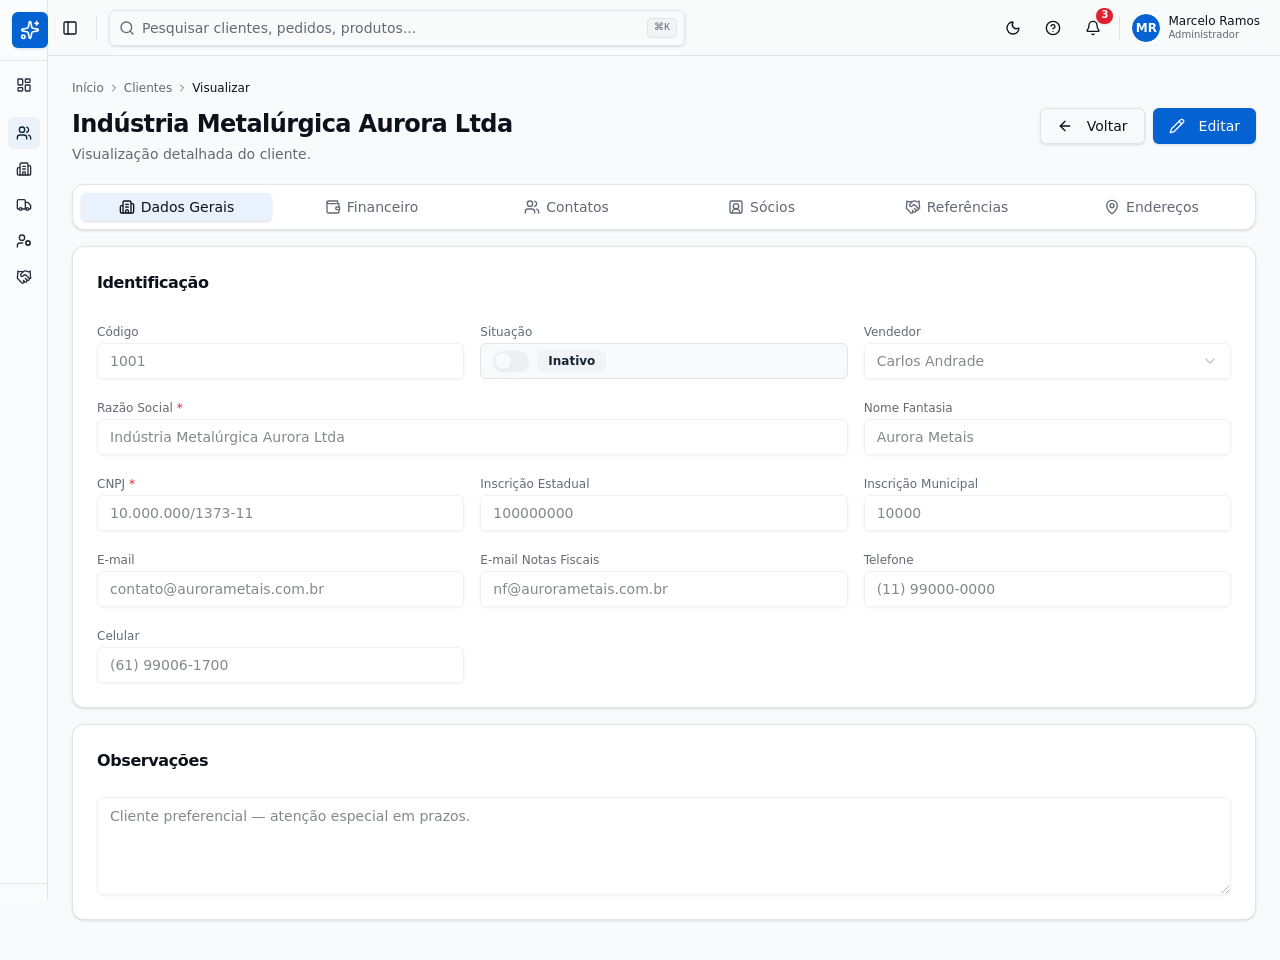
<file: html-export/clientes-visualizar.html>
<!DOCTYPE html>
<html lang="pt-BR" class="">
<head>
<meta charset="utf-8">
<meta name="viewport" content="width=device-width, initial-scale=1">
<title>Visualizar Cliente — Metas Representações</title>
<style>
@layer properties {
  @supports (((-webkit-hyphens: none)) and (not (margin-trim: inline))) or ((-moz-orient: inline) and (not (color: rgb(from red r g b)))) {
  *, ::before, ::after, ::backdrop { --tw-translate-x: 0; --tw-translate-y: 0; --tw-translate-z: 0; --tw-rotate-x: initial; --tw-rotate-y: initial; --tw-rotate-z: initial; --tw-skew-x: initial; --tw-skew-y: initial; --tw-space-y-reverse: 0; --tw-space-x-reverse: 0; --tw-border-style: solid; --tw-leading: initial; --tw-font-weight: initial; --tw-tracking: initial; --tw-ordinal: initial; --tw-slashed-zero: initial; --tw-numeric-figure: initial; --tw-numeric-spacing: initial; --tw-numeric-fraction: initial; --tw-shadow: 0 0 #0000; --tw-shadow-color: initial; --tw-shadow-alpha: 100%; --tw-inset-shadow: 0 0 #0000; --tw-inset-shadow-color: initial; --tw-inset-shadow-alpha: 100%; --tw-ring-color: initial; --tw-ring-shadow: 0 0 #0000; --tw-inset-ring-color: initial; --tw-inset-ring-shadow: 0 0 #0000; --tw-ring-inset: initial; --tw-ring-offset-width: 0px; --tw-ring-offset-color: #fff; --tw-ring-offset-shadow: 0 0 #0000; --tw-outline-style: solid; --tw-backdrop-blur: initial; --tw-backdrop-brightness: initial; --tw-backdrop-contrast: initial; --tw-backdrop-grayscale: initial; --tw-backdrop-hue-rotate: initial; --tw-backdrop-invert: initial; --tw-backdrop-opacity: initial; --tw-backdrop-saturate: initial; --tw-backdrop-sepia: initial; --tw-duration: initial; --tw-ease: initial; --tw-content: ""; --tw-animation-delay: 0s; --tw-animation-direction: normal; --tw-animation-duration: initial; --tw-animation-fill-mode: none; --tw-animation-iteration-count: 1; --tw-enter-blur: 0; --tw-enter-opacity: 1; --tw-enter-rotate: 0; --tw-enter-scale: 1; --tw-enter-translate-x: 0; --tw-enter-translate-y: 0; --tw-exit-blur: 0; --tw-exit-opacity: 1; --tw-exit-rotate: 0; --tw-exit-scale: 1; --tw-exit-translate-x: 0; --tw-exit-translate-y: 0; }
}
}
@layer theme {
  :root, :host { --font-sans: "Inter", ui-sans-serif, system-ui, sans-serif; --font-mono: ui-monospace, SFMono-Regular, Menlo, Monaco, Consolas, "Liberation Mono",
      "Courier New", monospace; --color-black: #000; --spacing: .25rem; --container-sm: 24rem; --container-md: 28rem; --container-lg: 32rem; --container-xl: 36rem; --text-xs: .75rem; --text-xs--line-height: calc(1 / .75); --text-sm: .875rem; --text-sm--line-height: calc(1.25 / .875); --text-base: 1rem; --text-base--line-height: calc(1.5 / 1); --text-lg: 1.125rem; --text-lg--line-height: calc(1.75 / 1.125); --text-xl: 1.25rem; --text-xl--line-height: calc(1.75 / 1.25); --text-2xl: 1.5rem; --text-2xl--line-height: calc(2 / 1.5); --text-7xl: 4.5rem; --text-7xl--line-height: 1; --font-weight-normal: 400; --font-weight-medium: 500; --font-weight-semibold: 600; --font-weight-bold: 700; --tracking-tight: -.025em; --tracking-wide: .025em; --tracking-widest: .1em; --leading-tight: 1.25; --leading-relaxed: 1.625; --ease-in-out: cubic-bezier(.4, 0, .2, 1); --animate-spin: spin 1s linear infinite; --animate-pulse: pulse 2s cubic-bezier(.4, 0, .6, 1) infinite; --aspect-video: 16 / 9; --default-transition-duration: .15s; --default-transition-timing-function: cubic-bezier(.4, 0, .2, 1); --default-font-family: "Inter", ui-sans-serif, system-ui, sans-serif; --default-mono-font-family: var(--font-mono); --color-background: var(--background); --color-foreground: var(--foreground); --color-border: var(--border); }
}
@layer base {
  *, ::after, ::before, ::backdrop { box-sizing: border-box; border: 0px solid; margin: 0px; padding: 0px; }
  ::file-selector-button { box-sizing: border-box; border: 0px solid; margin: 0px; padding: 0px; }
  html, :host { text-size-adjust: 100%; tab-size: 4; line-height: 1.5; font-family: var(--default-font-family, ui-sans-serif, system-ui, sans-serif, "Apple Color Emoji", "Segoe UI Emoji", "Segoe UI Symbol", "Noto Color Emoji"); font-feature-settings: var(--default-font-feature-settings, normal); font-variation-settings: var(--default-font-variation-settings, normal); -webkit-tap-highlight-color: transparent; }
  hr { height: 0px; color: inherit; border-top-width: 1px; }
  abbr:where([title]) { text-decoration: underline dotted; }
  h1, h2, h3, h4, h5, h6 { font-size: inherit; font-weight: inherit; }
  a { color: inherit; text-decoration: inherit; }
  b, strong { font-weight: bolder; }
  code, kbd, samp, pre { font-family: var(--default-mono-font-family, ui-monospace, SFMono-Regular, Menlo, Monaco, Consolas, "Liberation Mono", "Courier New", monospace); font-feature-settings: var(--default-mono-font-feature-settings, normal); font-variation-settings: var(--default-mono-font-variation-settings, normal); font-size: 1em; }
  small { font-size: 80%; }
  sub, sup { vertical-align: baseline; font-size: 75%; line-height: 0; position: relative; }
  sub { bottom: -0.25em; }
  sup { top: -0.5em; }
  table { text-indent: 0px; border-color: inherit; border-collapse: collapse; }
  progress { vertical-align: baseline; }
  summary { display: list-item; }
  ol, ul, menu { list-style: none; }
  img, svg, video, canvas, audio, iframe, embed, object { vertical-align: middle; display: block; }
  img, video { max-width: 100%; height: auto; }
  button, input, select, optgroup, textarea { font: inherit; letter-spacing: inherit; color: inherit; opacity: 1; background-color: rgba(0, 0, 0, 0); border-radius: 0px; }
  ::file-selector-button { font: inherit; letter-spacing: inherit; color: inherit; opacity: 1; background-color: rgba(0, 0, 0, 0); border-radius: 0px; }
  :where(select:is([multiple], [size])) optgroup { font-weight: bolder; }
  :where(select:is([multiple], [size])) optgroup option { padding-inline-start: 20px; }
  ::file-selector-button { margin-inline-end: 4px; }
  ::placeholder { opacity: 1; }
  @supports (not ((-webkit-appearance: -apple-pay-button))) or (contain-intrinsic-size: 1px) {
  ::placeholder { color: currentcolor; }
  @supports (color: color-mix(in lab, red, red)) {
  ::placeholder { color: color-mix(in oklab, currentcolor, transparent); }
}
}
  textarea { resize: vertical; }
  ::-webkit-search-decoration { appearance: none; }
  ::-webkit-date-and-time-value { min-height: 1lh; text-align: inherit; }
  ::-webkit-datetime-edit { display: inline-flex; }
  ::-webkit-datetime-edit-fields-wrapper { padding: 0px; }
  ::-webkit-datetime-edit { padding-block: 0px; }
  ::-webkit-datetime-edit-year-field { padding-block: 0px; }
  ::-webkit-datetime-edit-month-field { padding-block: 0px; }
  ::-webkit-datetime-edit-day-field { padding-block: 0px; }
  ::-webkit-datetime-edit-hour-field { padding-block: 0px; }
  ::-webkit-datetime-edit-minute-field { padding-block: 0px; }
  ::-webkit-datetime-edit-second-field { padding-block: 0px; }
  ::-webkit-datetime-edit-millisecond-field { padding-block: 0px; }
  ::-webkit-datetime-edit-meridiem-field { padding-block: 0px; }
  ::-webkit-calendar-picker-indicator { line-height: 1; }
  button, input:where([type="button"], [type="reset"], [type="submit"]) { appearance: button; }
  ::file-selector-button { appearance: button; }
  ::-webkit-inner-spin-button { height: auto; }
  ::-webkit-outer-spin-button { height: auto; }
  [hidden]:where(:not([hidden="until-found"])) { display: none !important; }
  * { border-color: var(--color-border); }
  html, body { background-color: var(--color-background); color: var(--color-foreground); font-family: var(--font-sans); -webkit-font-smoothing: antialiased; }
}
@layer components;
@layer utilities {
  .pointer-events-auto { pointer-events: auto; }
  .pointer-events-none { pointer-events: none; }
  .invisible { visibility: hidden; }
  .sr-only { clip-path: inset(50%); white-space: nowrap; border-width: 0px; width: 1px; height: 1px; margin: -1px; padding: 0px; position: absolute; overflow: hidden; }
  .absolute { position: absolute; }
  .fixed { position: fixed; }
  .relative { position: relative; }
  .sticky { position: sticky; }
  .inset-0 { inset: calc(var(--spacing) * 0); }
  .inset-x-0 { inset-inline: calc(var(--spacing) * 0); }
  .inset-y-0 { inset-block: calc(var(--spacing) * 0); }
  .start { inset-inline-start: var(--spacing); }
  .end { inset-inline-end: var(--spacing); }
  .-top-0\.5 { top: calc(var(--spacing) * -.5); }
  .-top-12 { top: calc(var(--spacing) * -12); }
  .top-0 { top: calc(var(--spacing) * 0); }
  .top-1\.5 { top: calc(var(--spacing) * 1.5); }
  .top-1\/2 { top: 50%; }
  .top-2 { top: calc(var(--spacing) * 2); }
  .top-3\.5 { top: calc(var(--spacing) * 3.5); }
  .top-4 { top: calc(var(--spacing) * 4); }
  .top-\[1px\] { top: 1px; }
  .top-\[50\%\] { top: 50%; }
  .top-\[60\%\] { top: 60%; }
  .top-full { top: 100%; }
  .-right-0\.5 { right: calc(var(--spacing) * -.5); }
  .-right-12 { right: calc(var(--spacing) * -12); }
  .right-0 { right: calc(var(--spacing) * 0); }
  .right-1 { right: calc(var(--spacing) * 1); }
  .right-2 { right: calc(var(--spacing) * 2); }
  .right-3 { right: calc(var(--spacing) * 3); }
  .right-4 { right: calc(var(--spacing) * 4); }
  .-bottom-12 { bottom: calc(var(--spacing) * -12); }
  .bottom-0 { bottom: calc(var(--spacing) * 0); }
  .-left-12 { left: calc(var(--spacing) * -12); }
  .left-0 { left: calc(var(--spacing) * 0); }
  .left-1\/2 { left: 50%; }
  .left-2 { left: calc(var(--spacing) * 2); }
  .left-2\.5 { left: calc(var(--spacing) * 2.5); }
  .left-\[50\%\] { left: 50%; }
  .z-10 { z-index: 10; }
  .z-20 { z-index: 20; }
  .z-30 { z-index: 30; }
  .z-50 { z-index: 50; }
  .z-\[1\] { z-index: 1; }
  .-mx-1 { margin-inline: calc(var(--spacing) * -1); }
  .mx-1 { margin-inline: calc(var(--spacing) * 1); }
  .mx-2 { margin-inline: calc(var(--spacing) * 2); }
  .mx-3\.5 { margin-inline: calc(var(--spacing) * 3.5); }
  .mx-auto { margin-inline: auto; }
  .my-0\.5 { margin-block: calc(var(--spacing) * .5); }
  .my-1 { margin-block: calc(var(--spacing) * 1); }
  .-mt-4 { margin-top: calc(var(--spacing) * -4); }
  .mt-0\.5 { margin-top: calc(var(--spacing) * .5); }
  .mt-1 { margin-top: calc(var(--spacing) * 1); }
  .mt-1\.5 { margin-top: calc(var(--spacing) * 1.5); }
  .mt-2 { margin-top: calc(var(--spacing) * 2); }
  .mt-3 { margin-top: calc(var(--spacing) * 3); }
  .mt-4 { margin-top: calc(var(--spacing) * 4); }
  .mt-6 { margin-top: calc(var(--spacing) * 6); }
  .mt-24 { margin-top: calc(var(--spacing) * 24); }
  .mt-auto { margin-top: auto; }
  .mr-1\.5 { margin-right: calc(var(--spacing) * 1.5); }
  .mr-2 { margin-right: calc(var(--spacing) * 2); }
  .mb-1 { margin-bottom: calc(var(--spacing) * 1); }
  .mb-3 { margin-bottom: calc(var(--spacing) * 3); }
  .-ml-1 { margin-left: calc(var(--spacing) * -1); }
  .-ml-4 { margin-left: calc(var(--spacing) * -4); }
  .ml-1 { margin-left: calc(var(--spacing) * 1); }
  .ml-auto { margin-left: auto; }
  .line-clamp-2 { -webkit-line-clamp: 2; -webkit-box-orient: vertical; display: -webkit-box; overflow: hidden; }
  .block { display: block; }
  .flex { display: flex; }
  .grid { display: grid; }
  .hidden { display: none; }
  .inline-flex { display: inline-flex; }
  .table { display: table; }
  .aspect-square { aspect-ratio: 1 / 1; }
  .aspect-video { aspect-ratio: var(--aspect-video); }
  .size-\(--cell-size\) { width: var(--cell-size); height: var(--cell-size); }
  .size-4 { width: calc(var(--spacing) * 4); height: calc(var(--spacing) * 4); }
  .h-\(--cell-size\) { height: var(--cell-size); }
  .h-1\.5 { height: calc(var(--spacing) * 1.5); }
  .h-2 { height: calc(var(--spacing) * 2); }
  .h-2\.5 { height: calc(var(--spacing) * 2.5); }
  .h-3 { height: calc(var(--spacing) * 3); }
  .h-3\.5 { height: calc(var(--spacing) * 3.5); }
  .h-4 { height: calc(var(--spacing) * 4); }
  .h-5 { height: calc(var(--spacing) * 5); }
  .h-6 { height: calc(var(--spacing) * 6); }
  .h-7 { height: calc(var(--spacing) * 7); }
  .h-8 { height: calc(var(--spacing) * 8); }
  .h-9 { height: calc(var(--spacing) * 9); }
  .h-10 { height: calc(var(--spacing) * 10); }
  .h-12 { height: calc(var(--spacing) * 12); }
  .h-14 { height: calc(var(--spacing) * 14); }
  .h-72 { height: calc(var(--spacing) * 72); }
  .h-\[1px\] { height: 1px; }
  .h-\[var\(--radix-navigation-menu-viewport-height\)\] { height: var(--radix-navigation-menu-viewport-height); }
  .h-\[var\(--radix-select-trigger-height\)\] { height: var(--radix-select-trigger-height); }
  .h-auto { height: auto; }
  .h-full { height: 100%; }
  .h-px { height: 1px; }
  .h-svh { height: 100svh; }
  .max-h-\(--radix-context-menu-content-available-height\) { max-height: var(--radix-context-menu-content-available-height); }
  .max-h-\(--radix-select-content-available-height\) { max-height: var(--radix-select-content-available-height); }
  .max-h-\[300px\] { max-height: 300px; }
  .max-h-\[var\(--radix-dropdown-menu-content-available-height\)\] { max-height: var(--radix-dropdown-menu-content-available-height); }
  .min-h-0 { min-height: calc(var(--spacing) * 0); }
  .min-h-\[60px\] { min-height: 60px; }
  .min-h-screen { min-height: 100vh; }
  .min-h-svh { min-height: 100svh; }
  .w-\(--cell-size\) { width: var(--cell-size); }
  .w-\(--sidebar-width\) { width: var(--sidebar-width); }
  .w-0 { width: calc(var(--spacing) * 0); }
  .w-1 { width: calc(var(--spacing) * 1); }
  .w-2 { width: calc(var(--spacing) * 2); }
  .w-2\.5 { width: calc(var(--spacing) * 2.5); }
  .w-3 { width: calc(var(--spacing) * 3); }
  .w-3\.5 { width: calc(var(--spacing) * 3.5); }
  .w-3\/4 { width: 75%; }
  .w-4 { width: calc(var(--spacing) * 4); }
  .w-5 { width: calc(var(--spacing) * 5); }
  .w-7 { width: calc(var(--spacing) * 7); }
  .w-8 { width: calc(var(--spacing) * 8); }
  .w-9 { width: calc(var(--spacing) * 9); }
  .w-10 { width: calc(var(--spacing) * 10); }
  .w-14 { width: calc(var(--spacing) * 14); }
  .w-20 { width: calc(var(--spacing) * 20); }
  .w-24 { width: calc(var(--spacing) * 24); }
  .w-28 { width: calc(var(--spacing) * 28); }
  .w-32 { width: calc(var(--spacing) * 32); }
  .w-36 { width: calc(var(--spacing) * 36); }
  .w-44 { width: calc(var(--spacing) * 44); }
  .w-56 { width: calc(var(--spacing) * 56); }
  .w-64 { width: calc(var(--spacing) * 64); }
  .w-72 { width: calc(var(--spacing) * 72); }
  .w-\[1px\] { width: 1px; }
  .w-\[72px\] { width: 72px; }
  .w-\[100px\] { width: 100px; }
  .w-\[150px\] { width: 150px; }
  .w-auto { width: auto; }
  .w-fit { width: fit-content; }
  .w-full { width: 100%; }
  .w-max { width: max-content; }
  .w-px { width: 1px; }
  .max-w-\(--skeleton-width\) { max-width: var(--skeleton-width); }
  .max-w-lg { max-width: var(--container-lg); }
  .max-w-max { max-width: max-content; }
  .max-w-md { max-width: var(--container-md); }
  .max-w-sm { max-width: var(--container-sm); }
  .max-w-xl { max-width: var(--container-xl); }
  .min-w-\(--cell-size\) { min-width: var(--cell-size); }
  .min-w-0 { min-width: calc(var(--spacing) * 0); }
  .min-w-4 { min-width: calc(var(--spacing) * 4); }
  .min-w-5 { min-width: calc(var(--spacing) * 5); }
  .min-w-8 { min-width: calc(var(--spacing) * 8); }
  .min-w-9 { min-width: calc(var(--spacing) * 9); }
  .min-w-10 { min-width: calc(var(--spacing) * 10); }
  .min-w-\[8rem\] { min-width: 8rem; }
  .min-w-\[12rem\] { min-width: 12rem; }
  .min-w-\[220px\] { min-width: 220px; }
  .min-w-\[var\(--radix-select-trigger-width\)\] { min-width: var(--radix-select-trigger-width); }
  .flex-1 { flex: 1 1 0%; }
  .shrink-0 { flex-shrink: 0; }
  .grow { flex-grow: 1; }
  .grow-0 { flex-grow: 0; }
  .basis-full { flex-basis: 100%; }
  .caption-bottom { caption-side: bottom; }
  .border-collapse { border-collapse: collapse; }
  .origin-\(--radix-context-menu-content-transform-origin\) { transform-origin: var(--radix-context-menu-content-transform-origin); }
  .origin-\(--radix-dropdown-menu-content-transform-origin\) { transform-origin: var(--radix-dropdown-menu-content-transform-origin); }
  .origin-\(--radix-hover-card-content-transform-origin\) { transform-origin: var(--radix-hover-card-content-transform-origin); }
  .origin-\(--radix-menubar-content-transform-origin\) { transform-origin: var(--radix-menubar-content-transform-origin); }
  .origin-\(--radix-popover-content-transform-origin\) { transform-origin: var(--radix-popover-content-transform-origin); }
  .origin-\(--radix-select-content-transform-origin\) { transform-origin: var(--radix-select-content-transform-origin); }
  .origin-\(--radix-tooltip-content-transform-origin\) { transform-origin: var(--radix-tooltip-content-transform-origin); }
  .-translate-x-1\/2 { --tw-translate-x: calc(calc(1 / 2 * 100%) * -1); translate: var(--tw-translate-x) var(--tw-translate-y); }
  .-translate-x-px { --tw-translate-x: -1px; translate: var(--tw-translate-x) var(--tw-translate-y); }
  .translate-x-\[-50\%\] { --tw-translate-x: -50%; translate: var(--tw-translate-x) var(--tw-translate-y); }
  .translate-x-px { --tw-translate-x: 1px; translate: var(--tw-translate-x) var(--tw-translate-y); }
  .-translate-y-1\/2 { --tw-translate-y: calc(calc(1 / 2 * 100%) * -1); translate: var(--tw-translate-x) var(--tw-translate-y); }
  .translate-y-\[-50\%\] { --tw-translate-y: -50%; translate: var(--tw-translate-x) var(--tw-translate-y); }
  .rotate-45 { rotate: 45deg; }
  .rotate-90 { rotate: 90deg; }
  .transform { transform: var(--tw-rotate-x, ) var(--tw-rotate-y, ) var(--tw-rotate-z, ) var(--tw-skew-x, ) var(--tw-skew-y, ); }
  .animate-caret-blink { animation: 1.25s ease-out 0s infinite normal none running caret-blink; }
  .animate-in { animation: enter var(--tw-animation-duration, var(--tw-duration, .15s))var(--tw-ease, ease)var(--tw-animation-delay, 0s)var(--tw-animation-iteration-count, 1)var(--tw-animation-direction, normal)var(--tw-animation-fill-mode, none); }
  .animate-pulse { animation: var(--animate-pulse); }
  .animate-spin { animation: var(--animate-spin); }
  .cursor-default { cursor: default; }
  .cursor-pointer { cursor: pointer; }
  .touch-none { touch-action: none; }
  .list-none { list-style-type: none; }
  .grid-cols-1 { grid-template-columns: repeat(1, minmax(0px, 1fr)); }
  .grid-cols-2 { grid-template-columns: repeat(2, minmax(0px, 1fr)); }
  .grid-cols-\[minmax\(0\,1fr\)_auto\] { grid-template-columns: minmax(0px, 1fr) auto; }
  .flex-col { flex-direction: column; }
  .flex-col-reverse { flex-direction: column-reverse; }
  .flex-row { flex-direction: row; }
  .flex-wrap { flex-wrap: wrap; }
  .place-content-center { place-content: center; }
  .items-center { align-items: center; }
  .items-end { align-items: flex-end; }
  .items-start { align-items: flex-start; }
  .items-stretch { align-items: stretch; }
  .justify-between { justify-content: space-between; }
  .justify-center { justify-content: center; }
  .justify-end { justify-content: flex-end; }
  .justify-start { justify-content: flex-start; }
  .gap-0 { gap: calc(var(--spacing) * 0); }
  .gap-0\.5 { gap: calc(var(--spacing) * .5); }
  .gap-1 { gap: calc(var(--spacing) * 1); }
  .gap-1\.5 { gap: calc(var(--spacing) * 1.5); }
  .gap-2 { gap: calc(var(--spacing) * 2); }
  .gap-3 { gap: calc(var(--spacing) * 3); }
  .gap-4 { gap: calc(var(--spacing) * 4); }
  :where(.space-y-0 > :not(:last-child)) { --tw-space-y-reverse: 0; margin-block-start: calc(calc(var(--spacing) * 0) * var(--tw-space-y-reverse)); margin-block-end: calc(calc(var(--spacing) * 0) * calc(1 - var(--tw-space-y-reverse))); }
  :where(.space-y-1\.5 > :not(:last-child)) { --tw-space-y-reverse: 0; margin-block-start: calc(calc(var(--spacing) * 1.5) * var(--tw-space-y-reverse)); margin-block-end: calc(calc(var(--spacing) * 1.5) * calc(1 - var(--tw-space-y-reverse))); }
  :where(.space-y-2 > :not(:last-child)) { --tw-space-y-reverse: 0; margin-block-start: calc(calc(var(--spacing) * 2) * var(--tw-space-y-reverse)); margin-block-end: calc(calc(var(--spacing) * 2) * calc(1 - var(--tw-space-y-reverse))); }
  :where(.space-y-3 > :not(:last-child)) { --tw-space-y-reverse: 0; margin-block-start: calc(calc(var(--spacing) * 3) * var(--tw-space-y-reverse)); margin-block-end: calc(calc(var(--spacing) * 3) * calc(1 - var(--tw-space-y-reverse))); }
  :where(.space-y-4 > :not(:last-child)) { --tw-space-y-reverse: 0; margin-block-start: calc(calc(var(--spacing) * 4) * var(--tw-space-y-reverse)); margin-block-end: calc(calc(var(--spacing) * 4) * calc(1 - var(--tw-space-y-reverse))); }
  :where(.space-y-5 > :not(:last-child)) { --tw-space-y-reverse: 0; margin-block-start: calc(calc(var(--spacing) * 5) * var(--tw-space-y-reverse)); margin-block-end: calc(calc(var(--spacing) * 5) * calc(1 - var(--tw-space-y-reverse))); }
  :where(.space-y-6 > :not(:last-child)) { --tw-space-y-reverse: 0; margin-block-start: calc(calc(var(--spacing) * 6) * var(--tw-space-y-reverse)); margin-block-end: calc(calc(var(--spacing) * 6) * calc(1 - var(--tw-space-y-reverse))); }
  :where(.space-x-1 > :not(:last-child)) { --tw-space-x-reverse: 0; margin-inline-start: calc(calc(var(--spacing) * 1) * var(--tw-space-x-reverse)); margin-inline-end: calc(calc(var(--spacing) * 1) * calc(1 - var(--tw-space-x-reverse))); }
  .truncate { text-overflow: ellipsis; white-space: nowrap; overflow: hidden; }
  .overflow-auto { overflow: auto; }
  .overflow-hidden { overflow: hidden; }
  .overflow-x-auto { overflow-x: auto; }
  .overflow-x-hidden { overflow-x: hidden; }
  .overflow-y-auto { overflow-y: auto; }
  .rounded { border-radius: 0.25rem; }
  .rounded-\[2px\] { border-radius: 2px; }
  .rounded-\[inherit\] { border-radius: inherit; }
  .rounded-full { border-radius: 3.40282e+38px; }
  .rounded-lg { border-radius: var(--radius); }
  .rounded-md { border-radius: calc(var(--radius) - 2px); }
  .rounded-none { border-radius: 0px; }
  .rounded-sm { border-radius: calc(var(--radius) - 4px); }
  .rounded-xl { border-radius: calc(var(--radius) + 4px); }
  .rounded-t-\[10px\] { border-top-left-radius: 10px; border-top-right-radius: 10px; }
  .rounded-l-md { border-top-left-radius: calc(var(--radius) - 2px); border-bottom-left-radius: calc(var(--radius) - 2px); }
  .rounded-tl-sm { border-top-left-radius: calc(var(--radius) - 4px); }
  .rounded-r-md { border-top-right-radius: calc(var(--radius) - 2px); border-bottom-right-radius: calc(var(--radius) - 2px); }
  .border { border-style: var(--tw-border-style); border-width: 1px; }
  .border-2 { border-style: var(--tw-border-style); border-width: 2px; }
  .border-\[1\.5px\] { border-style: var(--tw-border-style); border-width: 1.5px; }
  .border-y { border-block-style: var(--tw-border-style); border-block-width: 1px; }
  .border-t { border-top-style: var(--tw-border-style); border-top-width: 1px; }
  .border-r { border-right-style: var(--tw-border-style); border-right-width: 1px; }
  .border-b { border-bottom-style: var(--tw-border-style); border-bottom-width: 1px; }
  .border-l { border-left-style: var(--tw-border-style); border-left-width: 1px; }
  .border-dashed { --tw-border-style: dashed; border-style: dashed; }
  .border-\(--color-border\) { border-color: var(--color-border); }
  .border-border { border-color: var(--border); }
  .border-border\/50 { border-color: var(--border); }
  @supports (color: color-mix(in lab, red, red)) {
  .border-border\/50 { border-color: color-mix(in oklab, var(--border) 50%, transparent); }
}
  .border-border\/60 { border-color: var(--border); }
  @supports (color: color-mix(in lab, red, red)) {
  .border-border\/60 { border-color: color-mix(in oklab, var(--border) 60%, transparent); }
}
  .border-destructive\/50 { border-color: var(--destructive); }
  @supports (color: color-mix(in lab, red, red)) {
  .border-destructive\/50 { border-color: color-mix(in oklab, var(--destructive) 50%, transparent); }
}
  .border-input { border-color: var(--input); }
  .border-primary { border-color: var(--primary); }
  .border-primary\/50 { border-color: var(--primary); }
  @supports (color: color-mix(in lab, red, red)) {
  .border-primary\/50 { border-color: color-mix(in oklab, var(--primary) 50%, transparent); }
}
  .border-sidebar-border { border-color: var(--sidebar-border); }
  .border-success\/30 { border-color: var(--success); }
  @supports (color: color-mix(in lab, red, red)) {
  .border-success\/30 { border-color: color-mix(in oklab, var(--success) 30%, transparent); }
}
  .border-transparent { border-color: rgba(0, 0, 0, 0); }
  .border-t-transparent { border-top-color: rgba(0, 0, 0, 0); }
  .border-l-transparent { border-left-color: rgba(0, 0, 0, 0); }
  .bg-\(--color-bg\) { background-color: var(--color-bg); }
  .bg-accent { background-color: var(--accent); }
  .bg-background { background-color: var(--background); }
  .bg-background\/80 { background-color: var(--background); }
  @supports (color: color-mix(in lab, red, red)) {
  .bg-background\/80 { background-color: color-mix(in oklab, var(--background) 80%, transparent); }
}
  .bg-black\/80 { background-color: rgba(0, 0, 0, 0.8); }
  @supports (color: color-mix(in lab, red, red)) {
  .bg-black\/80 { background-color: color-mix(in oklab, var(--color-black) 80%, transparent); }
}
  .bg-border { background-color: var(--border); }
  .bg-card { background-color: var(--card); }
  .bg-destructive { background-color: var(--destructive); }
  .bg-destructive\/10 { background-color: var(--destructive); }
  @supports (color: color-mix(in lab, red, red)) {
  .bg-destructive\/10 { background-color: color-mix(in oklab, var(--destructive) 10%, transparent); }
}
  .bg-foreground { background-color: var(--foreground); }
  .bg-muted { background-color: var(--muted); }
  .bg-muted\/20 { background-color: var(--muted); }
  @supports (color: color-mix(in lab, red, red)) {
  .bg-muted\/20 { background-color: color-mix(in oklab, var(--muted) 20%, transparent); }
}
  .bg-muted\/40 { background-color: var(--muted); }
  @supports (color: color-mix(in lab, red, red)) {
  .bg-muted\/40 { background-color: color-mix(in oklab, var(--muted) 40%, transparent); }
}
  .bg-muted\/50 { background-color: var(--muted); }
  @supports (color: color-mix(in lab, red, red)) {
  .bg-muted\/50 { background-color: color-mix(in oklab, var(--muted) 50%, transparent); }
}
  .bg-popover { background-color: var(--popover); }
  .bg-primary { background-color: var(--primary); }
  .bg-primary\/10 { background-color: var(--primary); }
  @supports (color: color-mix(in lab, red, red)) {
  .bg-primary\/10 { background-color: color-mix(in oklab, var(--primary) 10%, transparent); }
}
  .bg-primary\/20 { background-color: var(--primary); }
  @supports (color: color-mix(in lab, red, red)) {
  .bg-primary\/20 { background-color: color-mix(in oklab, var(--primary) 20%, transparent); }
}
  .bg-secondary { background-color: var(--secondary); }
  .bg-sidebar { background-color: var(--sidebar); }
  .bg-sidebar-border { background-color: var(--sidebar-border); }
  .bg-success\/10 { background-color: var(--success); }
  @supports (color: color-mix(in lab, red, red)) {
  .bg-success\/10 { background-color: color-mix(in oklab, var(--success) 10%, transparent); }
}
  .bg-transparent { background-color: rgba(0, 0, 0, 0); }
  .fill-current { fill: currentcolor; }
  .fill-primary { fill: var(--primary); }
  .p-0 { padding: calc(var(--spacing) * 0); }
  .p-1 { padding: calc(var(--spacing) * 1); }
  .p-2 { padding: calc(var(--spacing) * 2); }
  .p-3 { padding: calc(var(--spacing) * 3); }
  .p-4 { padding: calc(var(--spacing) * 4); }
  .p-6 { padding: calc(var(--spacing) * 6); }
  .p-8 { padding: calc(var(--spacing) * 8); }
  .p-\[1px\] { padding: 1px; }
  .px-\(--cell-size\) { padding-inline: var(--cell-size); }
  .px-1 { padding-inline: calc(var(--spacing) * 1); }
  .px-1\.5 { padding-inline: calc(var(--spacing) * 1.5); }
  .px-2 { padding-inline: calc(var(--spacing) * 2); }
  .px-2\.5 { padding-inline: calc(var(--spacing) * 2.5); }
  .px-3 { padding-inline: calc(var(--spacing) * 3); }
  .px-4 { padding-inline: calc(var(--spacing) * 4); }
  .px-8 { padding-inline: calc(var(--spacing) * 8); }
  .py-0\.5 { padding-block: calc(var(--spacing) * .5); }
  .py-1 { padding-block: calc(var(--spacing) * 1); }
  .py-1\.5 { padding-block: calc(var(--spacing) * 1.5); }
  .py-2 { padding-block: calc(var(--spacing) * 2); }
  .py-2\.5 { padding-block: calc(var(--spacing) * 2.5); }
  .py-3 { padding-block: calc(var(--spacing) * 3); }
  .py-4 { padding-block: calc(var(--spacing) * 4); }
  .py-6 { padding-block: calc(var(--spacing) * 6); }
  .py-16 { padding-block: calc(var(--spacing) * 16); }
  .py-24 { padding-block: calc(var(--spacing) * 24); }
  .pt-0 { padding-top: calc(var(--spacing) * 0); }
  .pt-1 { padding-top: calc(var(--spacing) * 1); }
  .pt-3 { padding-top: calc(var(--spacing) * 3); }
  .pt-4 { padding-top: calc(var(--spacing) * 4); }
  .pr-1 { padding-right: calc(var(--spacing) * 1); }
  .pr-2 { padding-right: calc(var(--spacing) * 2); }
  .pr-2\.5 { padding-right: calc(var(--spacing) * 2.5); }
  .pr-8 { padding-right: calc(var(--spacing) * 8); }
  .pr-16 { padding-right: calc(var(--spacing) * 16); }
  .pb-3 { padding-bottom: calc(var(--spacing) * 3); }
  .pb-4 { padding-bottom: calc(var(--spacing) * 4); }
  .pl-2 { padding-left: calc(var(--spacing) * 2); }
  .pl-2\.5 { padding-left: calc(var(--spacing) * 2.5); }
  .pl-4 { padding-left: calc(var(--spacing) * 4); }
  .pl-8 { padding-left: calc(var(--spacing) * 8); }
  .text-center { text-align: center; }
  .text-left { text-align: left; }
  .text-right { text-align: right; }
  .align-middle { vertical-align: middle; }
  .font-mono { font-family: var(--font-mono); }
  .text-2xl { font-size: var(--text-2xl); line-height: var(--tw-leading, var(--text-2xl--line-height)); }
  .text-7xl { font-size: var(--text-7xl); line-height: var(--tw-leading, var(--text-7xl--line-height)); }
  .text-base { font-size: var(--text-base); line-height: var(--tw-leading, var(--text-base--line-height)); }
  .text-lg { font-size: var(--text-lg); line-height: var(--tw-leading, var(--text-lg--line-height)); }
  .text-sm { font-size: var(--text-sm); line-height: var(--tw-leading, var(--text-sm--line-height)); }
  .text-xl { font-size: var(--text-xl); line-height: var(--tw-leading, var(--text-xl--line-height)); }
  .text-xs { font-size: var(--text-xs); line-height: var(--tw-leading, var(--text-xs--line-height)); }
  .text-\[0\.8rem\] { font-size: 0.8rem; }
  .text-\[10px\] { font-size: 10px; }
  .text-\[11px\] { font-size: 11px; }
  .leading-none { --tw-leading: 1; line-height: 1; }
  .leading-tight { --tw-leading: var(--leading-tight); line-height: var(--leading-tight); }
  .font-bold { --tw-font-weight: var(--font-weight-bold); font-weight: var(--font-weight-bold); }
  .font-medium { --tw-font-weight: var(--font-weight-medium); font-weight: var(--font-weight-medium); }
  .font-normal { --tw-font-weight: var(--font-weight-normal); font-weight: var(--font-weight-normal); }
  .font-semibold { --tw-font-weight: var(--font-weight-semibold); font-weight: var(--font-weight-semibold); }
  .tracking-tight { --tw-tracking: var(--tracking-tight); letter-spacing: var(--tracking-tight); }
  .tracking-wide { --tw-tracking: var(--tracking-wide); letter-spacing: var(--tracking-wide); }
  .tracking-widest { --tw-tracking: var(--tracking-widest); letter-spacing: var(--tracking-widest); }
  .break-words { overflow-wrap: break-word; }
  .whitespace-nowrap { white-space: nowrap; }
  .text-accent-foreground { color: var(--accent-foreground); }
  .text-card-foreground { color: var(--card-foreground); }
  .text-current { color: currentcolor; }
  .text-destructive { color: var(--destructive); }
  .text-destructive-foreground { color: var(--destructive-foreground); }
  .text-foreground { color: var(--foreground); }
  .text-muted-foreground { color: var(--muted-foreground); }
  .text-popover-foreground { color: var(--popover-foreground); }
  .text-primary { color: var(--primary); }
  .text-primary-foreground { color: var(--primary-foreground); }
  .text-secondary-foreground { color: var(--secondary-foreground); }
  .text-sidebar-foreground { color: var(--sidebar-foreground); }
  .text-sidebar-foreground\/70 { color: var(--sidebar-foreground); }
  @supports (color: color-mix(in lab, red, red)) {
  .text-sidebar-foreground\/70 { color: color-mix(in oklab, var(--sidebar-foreground) 70%, transparent); }
}
  .text-success { color: var(--success); }
  .uppercase { text-transform: uppercase; }
  .tabular-nums { --tw-numeric-spacing: tabular-nums; font-variant-numeric: var(--tw-ordinal, ) var(--tw-slashed-zero, ) var(--tw-numeric-figure, ) var(--tw-numeric-spacing, ) var(--tw-numeric-fraction, ); }
  .underline-offset-4 { text-underline-offset: 4px; }
  .opacity-0 { opacity: 0; }
  .opacity-50 { opacity: 0.5; }
  .opacity-60 { opacity: 0.6; }
  .opacity-70 { opacity: 0.7; }
  .shadow { --tw-shadow: 0 1px 3px 0 var(--tw-shadow-color, #0000001a), 0 1px 2px -1px var(--tw-shadow-color, #0000001a); box-shadow: var(--tw-inset-shadow), var(--tw-inset-ring-shadow), var(--tw-ring-offset-shadow), var(--tw-ring-shadow), var(--tw-shadow); }
  .shadow-\[0_0_0_1px_var\(--sidebar-border\)\] { --tw-shadow: 0 0 0 1px var(--tw-shadow-color, var(--sidebar-border)); box-shadow: var(--tw-inset-shadow), var(--tw-inset-ring-shadow), var(--tw-ring-offset-shadow), var(--tw-ring-shadow), var(--tw-shadow); }
  .shadow-lg { --tw-shadow: 0 10px 15px -3px var(--tw-shadow-color, #0000001a), 0 4px 6px -4px var(--tw-shadow-color, #0000001a); box-shadow: var(--tw-inset-shadow), var(--tw-inset-ring-shadow), var(--tw-ring-offset-shadow), var(--tw-ring-shadow), var(--tw-shadow); }
  .shadow-md { --tw-shadow: 0 4px 6px -1px var(--tw-shadow-color, #0000001a), 0 2px 4px -2px var(--tw-shadow-color, #0000001a); box-shadow: var(--tw-inset-shadow), var(--tw-inset-ring-shadow), var(--tw-ring-offset-shadow), var(--tw-ring-shadow), var(--tw-shadow); }
  .shadow-none { --tw-shadow: 0 0 #0000; box-shadow: var(--tw-inset-shadow), var(--tw-inset-ring-shadow), var(--tw-ring-offset-shadow), var(--tw-ring-shadow), var(--tw-shadow); }
  .shadow-sm { --tw-shadow: 0 1px 3px 0 var(--tw-shadow-color, #0000001a), 0 1px 2px -1px var(--tw-shadow-color, #0000001a); box-shadow: var(--tw-inset-shadow), var(--tw-inset-ring-shadow), var(--tw-ring-offset-shadow), var(--tw-ring-shadow), var(--tw-shadow); }
  .shadow-xl { --tw-shadow: 0 20px 25px -5px var(--tw-shadow-color, #0000001a), 0 8px 10px -6px var(--tw-shadow-color, #0000001a); box-shadow: var(--tw-inset-shadow), var(--tw-inset-ring-shadow), var(--tw-ring-offset-shadow), var(--tw-ring-shadow), var(--tw-shadow); }
  .shadow-xs { --tw-shadow: 0 1px 2px 0 var(--tw-shadow-color, #0000000d); box-shadow: var(--tw-inset-shadow), var(--tw-inset-ring-shadow), var(--tw-ring-offset-shadow), var(--tw-ring-shadow), var(--tw-shadow); }
  .ring-0 { --tw-ring-shadow: var(--tw-ring-inset, ) 0 0 0 calc(0px + var(--tw-ring-offset-width)) var(--tw-ring-color, currentcolor); box-shadow: var(--tw-inset-shadow), var(--tw-inset-ring-shadow), var(--tw-ring-offset-shadow), var(--tw-ring-shadow), var(--tw-shadow); }
  .ring-1 { --tw-ring-shadow: var(--tw-ring-inset, ) 0 0 0 calc(1px + var(--tw-ring-offset-width)) var(--tw-ring-color, currentcolor); box-shadow: var(--tw-inset-shadow), var(--tw-inset-ring-shadow), var(--tw-ring-offset-shadow), var(--tw-ring-shadow), var(--tw-shadow); }
  .ring-ring { --tw-ring-color: var(--ring); }
  .ring-sidebar-ring { --tw-ring-color: var(--sidebar-ring); }
  .ring-offset-background { --tw-ring-offset-color: var(--background); }
  .outline { outline-style: var(--tw-outline-style); outline-width: 1px; }
  .backdrop-blur { --tw-backdrop-blur: blur(8px); backdrop-filter: var(--tw-backdrop-blur, ) var(--tw-backdrop-brightness, ) var(--tw-backdrop-contrast, ) var(--tw-backdrop-grayscale, ) var(--tw-backdrop-hue-rotate, ) var(--tw-backdrop-invert, ) var(--tw-backdrop-opacity, ) var(--tw-backdrop-saturate, ) var(--tw-backdrop-sepia, ); }
  .transition { transition-property: color, background-color, border-color, outline-color, text-decoration-color, fill, stroke, --tw-gradient-from, --tw-gradient-via, --tw-gradient-to, opacity, box-shadow, transform, translate, scale, rotate, filter, -webkit-backdrop-filter, backdrop-filter, display, content-visibility, overlay, pointer-events; transition-timing-function: var(--tw-ease, var(--default-transition-timing-function)); transition-duration: var(--tw-duration, var(--default-transition-duration)); }
  .transition-\[left\,right\,width\] { transition-property: left, right, width; transition-timing-function: var(--tw-ease, var(--default-transition-timing-function)); transition-duration: var(--tw-duration, var(--default-transition-duration)); }
  .transition-\[margin\,opacity\] { transition-property: margin, opacity; transition-timing-function: var(--tw-ease, var(--default-transition-timing-function)); transition-duration: var(--tw-duration, var(--default-transition-duration)); }
  .transition-\[width\,height\,padding\] { transition-property: width, height, padding; transition-timing-function: var(--tw-ease, var(--default-transition-timing-function)); transition-duration: var(--tw-duration, var(--default-transition-duration)); }
  .transition-\[width\] { transition-property: width; transition-timing-function: var(--tw-ease, var(--default-transition-timing-function)); transition-duration: var(--tw-duration, var(--default-transition-duration)); }
  .transition-all { transition-property: all; transition-timing-function: var(--tw-ease, var(--default-transition-timing-function)); transition-duration: var(--tw-duration, var(--default-transition-duration)); }
  .transition-colors { transition-property: color, background-color, border-color, outline-color, text-decoration-color, fill, stroke, --tw-gradient-from, --tw-gradient-via, --tw-gradient-to; transition-timing-function: var(--tw-ease, var(--default-transition-timing-function)); transition-duration: var(--tw-duration, var(--default-transition-duration)); }
  .transition-opacity { transition-property: opacity; transition-timing-function: var(--tw-ease, var(--default-transition-timing-function)); transition-duration: var(--tw-duration, var(--default-transition-duration)); }
  .transition-transform { transition-property: transform, translate, scale, rotate; transition-timing-function: var(--tw-ease, var(--default-transition-timing-function)); transition-duration: var(--tw-duration, var(--default-transition-duration)); }
  .duration-200 { --tw-duration: .2s; transition-duration: 0.2s; }
  .duration-300 { --tw-duration: .3s; transition-duration: 0.3s; }
  .duration-1000 { --tw-duration: 1s; transition-duration: 1s; }
  .ease-in-out { --tw-ease: var(--ease-in-out); transition-timing-function: var(--ease-in-out); }
  .ease-linear { --tw-ease: linear; transition-timing-function: linear; }
  .fade-in-0 { --tw-enter-opacity: 0; }
  .outline-none { --tw-outline-style: none; outline-style: none; }
  .select-none { user-select: none; }
  .zoom-in-95 { --tw-enter-scale: .95; }
  .\[--cell-size\:2rem\] { --cell-size: 2rem; }
  .group-focus-within\/menu-item\:opacity-100:is(:where(.group\/menu-item):focus-within *) { opacity: 1; }
  @media (hover: hover) {
  .group-hover\:bg-primary:is(:where(.group):hover *) { background-color: var(--primary); }
}
  @media (hover: hover) {
  .group-hover\:text-primary-foreground:is(:where(.group):hover *) { color: var(--primary-foreground); }
}
  @media (hover: hover) {
  .group-hover\/menu-item\:opacity-100:is(:where(.group\/menu-item):hover *) { opacity: 1; }
}
  .group-has-\[\[data-sidebar\=menu-action\]\]\/menu-item\:pr-8:is(:where(.group\/menu-item):has([data-sidebar="menu-action"]) *) { padding-right: calc(var(--spacing) * 8); }
  .group-data-\[collapsible\=icon\]\:-mt-8:is(:where(.group)[data-collapsible="icon"] *) { margin-top: calc(var(--spacing) * -8); }
  .group-data-\[collapsible\=icon\]\:hidden:is(:where(.group)[data-collapsible="icon"] *) { display: none; }
  .group-data-\[collapsible\=icon\]\:\!size-8:is(:where(.group)[data-collapsible="icon"] *) { width: calc(var(--spacing) * 8) !important; height: calc(var(--spacing) * 8) !important; }
  .group-data-\[collapsible\=icon\]\:w-\(--sidebar-width-icon\):is(:where(.group)[data-collapsible="icon"] *) { width: var(--sidebar-width-icon); }
  .group-data-\[collapsible\=icon\]\:w-\[calc\(var\(--sidebar-width-icon\)_\+_theme\(spacing\.4\)\)\]:is(:where(.group)[data-collapsible="icon"] *) { width: calc(var(--sidebar-width-icon) + 1rem); }
  .group-data-\[collapsible\=icon\]\:w-\[calc\(var\(--sidebar-width-icon\)_\+_theme\(spacing\.4\)_\+2px\)\]:is(:where(.group)[data-collapsible="icon"] *) { width: calc(var(--sidebar-width-icon) + 1rem + 2px); }
  .group-data-\[collapsible\=icon\]\:overflow-hidden:is(:where(.group)[data-collapsible="icon"] *) { overflow: hidden; }
  .group-data-\[collapsible\=icon\]\:\!p-0:is(:where(.group)[data-collapsible="icon"] *) { padding: calc(var(--spacing) * 0) !important; }
  .group-data-\[collapsible\=icon\]\:\!p-2:is(:where(.group)[data-collapsible="icon"] *) { padding: calc(var(--spacing) * 2) !important; }
  .group-data-\[collapsible\=icon\]\:opacity-0:is(:where(.group)[data-collapsible="icon"] *) { opacity: 0; }
  .group-data-\[collapsible\=offcanvas\]\:right-\[calc\(var\(--sidebar-width\)\*-1\)\]:is(:where(.group)[data-collapsible="offcanvas"] *) { right: calc(var(--sidebar-width) * -1); }
  .group-data-\[collapsible\=offcanvas\]\:left-\[calc\(var\(--sidebar-width\)\*-1\)\]:is(:where(.group)[data-collapsible="offcanvas"] *) { left: calc(var(--sidebar-width) * -1); }
  .group-data-\[collapsible\=offcanvas\]\:w-0:is(:where(.group)[data-collapsible="offcanvas"] *) { width: calc(var(--spacing) * 0); }
  .group-data-\[collapsible\=offcanvas\]\:translate-x-0:is(:where(.group)[data-collapsible="offcanvas"] *) { --tw-translate-x: calc(var(--spacing) * 0); translate: var(--tw-translate-x) var(--tw-translate-y); }
  .group-data-\[focused\=true\]\/day\:relative:is(:where(.group\/day)[data-focused="true"] *) { position: relative; }
  .group-data-\[focused\=true\]\/day\:z-10:is(:where(.group\/day)[data-focused="true"] *) { z-index: 10; }
  .group-data-\[focused\=true\]\/day\:border-ring:is(:where(.group\/day)[data-focused="true"] *) { border-color: var(--ring); }
  .group-data-\[focused\=true\]\/day\:ring-\[3px\]:is(:where(.group\/day)[data-focused="true"] *) { --tw-ring-shadow: var(--tw-ring-inset, ) 0 0 0 calc(3px + var(--tw-ring-offset-width)) var(--tw-ring-color, currentcolor); box-shadow: var(--tw-inset-shadow), var(--tw-inset-ring-shadow), var(--tw-ring-offset-shadow), var(--tw-ring-shadow), var(--tw-shadow); }
  .group-data-\[focused\=true\]\/day\:ring-ring\/50:is(:where(.group\/day)[data-focused="true"] *) { --tw-ring-color: var(--ring); }
  @supports (color: color-mix(in lab, red, red)) {
  .group-data-\[focused\=true\]\/day\:ring-ring\/50:is(:where(.group\/day)[data-focused="true"] *) { --tw-ring-color: color-mix(in oklab, var(--ring) 50%, transparent); }
}
  .group-data-\[side\=left\]\:-right-4:is(:where(.group)[data-side="left"] *) { right: calc(var(--spacing) * -4); }
  .group-data-\[side\=left\]\:border-r:is(:where(.group)[data-side="left"] *) { border-right-style: var(--tw-border-style); border-right-width: 1px; }
  .group-data-\[side\=right\]\:left-0:is(:where(.group)[data-side="right"] *) { left: calc(var(--spacing) * 0); }
  .group-data-\[side\=right\]\:rotate-180:is(:where(.group)[data-side="right"] *) { rotate: 180deg; }
  .group-data-\[side\=right\]\:border-l:is(:where(.group)[data-side="right"] *) { border-left-style: var(--tw-border-style); border-left-width: 1px; }
  .group-data-\[state\=closed\]\/collapsible\:-rotate-90:is(:where(.group\/collapsible)[data-state="closed"] *) { rotate: -90deg; }
  .group-data-\[state\=open\]\:rotate-180:is(:where(.group)[data-state="open"] *) { rotate: 180deg; }
  .group-data-\[variant\=floating\]\:rounded-lg:is(:where(.group)[data-variant="floating"] *) { border-radius: var(--radius); }
  .group-data-\[variant\=floating\]\:border:is(:where(.group)[data-variant="floating"] *) { border-style: var(--tw-border-style); border-width: 1px; }
  .group-data-\[variant\=floating\]\:border-sidebar-border:is(:where(.group)[data-variant="floating"] *) { border-color: var(--sidebar-border); }
  .group-data-\[variant\=floating\]\:shadow:is(:where(.group)[data-variant="floating"] *) { --tw-shadow: 0 1px 3px 0 var(--tw-shadow-color, #0000001a), 0 1px 2px -1px var(--tw-shadow-color, #0000001a); box-shadow: var(--tw-inset-shadow), var(--tw-inset-ring-shadow), var(--tw-ring-offset-shadow), var(--tw-ring-shadow), var(--tw-shadow); }
  .group-\[\.toast\]\:bg-muted:is(:where(.group).toast *) { background-color: var(--muted); }
  .group-\[\.toast\]\:bg-primary:is(:where(.group).toast *) { background-color: var(--primary); }
  .group-\[\.toast\]\:text-muted-foreground:is(:where(.group).toast *) { color: var(--muted-foreground); }
  .group-\[\.toast\]\:text-primary-foreground:is(:where(.group).toast *) { color: var(--primary-foreground); }
  .group-\[\.toaster\]\:border-border:is(:where(.group).toaster *) { border-color: var(--border); }
  .group-\[\.toaster\]\:bg-background:is(:where(.group).toaster *) { background-color: var(--background); }
  .group-\[\.toaster\]\:text-foreground:is(:where(.group).toaster *) { color: var(--foreground); }
  .group-\[\.toaster\]\:shadow-lg:is(:where(.group).toaster *) { --tw-shadow: 0 10px 15px -3px var(--tw-shadow-color, #0000001a), 0 4px 6px -4px var(--tw-shadow-color, #0000001a); box-shadow: var(--tw-inset-shadow), var(--tw-inset-ring-shadow), var(--tw-ring-offset-shadow), var(--tw-ring-shadow), var(--tw-shadow); }
  @media (hover: hover) {
  .peer-hover\/menu-button\:text-sidebar-accent-foreground:is(:where(.peer\/menu-button):hover ~ *) { color: var(--sidebar-accent-foreground); }
}
  .peer-disabled\:cursor-not-allowed:is(:where(.peer):disabled ~ *) { cursor: not-allowed; }
  .peer-disabled\:opacity-70:is(:where(.peer):disabled ~ *) { opacity: 0.7; }
  .peer-data-\[active\=true\]\/menu-button\:text-sidebar-accent-foreground:is(:where(.peer\/menu-button)[data-active="true"] ~ *) { color: var(--sidebar-accent-foreground); }
  .peer-data-\[size\=default\]\/menu-button\:top-1\.5:is(:where(.peer\/menu-button)[data-size="default"] ~ *) { top: calc(var(--spacing) * 1.5); }
  .peer-data-\[size\=lg\]\/menu-button\:top-2\.5:is(:where(.peer\/menu-button)[data-size="lg"] ~ *) { top: calc(var(--spacing) * 2.5); }
  .peer-data-\[size\=sm\]\/menu-button\:top-1:is(:where(.peer\/menu-button)[data-size="sm"] ~ *) { top: calc(var(--spacing) * 1); }
  .file\:border-0::file-selector-button { border-style: var(--tw-border-style); border-width: 0px; }
  .file\:bg-transparent::file-selector-button { background-color: rgba(0, 0, 0, 0); }
  .file\:text-sm::file-selector-button { font-size: var(--text-sm); line-height: var(--tw-leading, var(--text-sm--line-height)); }
  .file\:font-medium::file-selector-button { --tw-font-weight: var(--font-weight-medium); font-weight: var(--font-weight-medium); }
  .file\:text-foreground::file-selector-button { color: var(--foreground); }
  .placeholder\:text-muted-foreground::placeholder { color: var(--muted-foreground); }
  .after\:absolute::after { content: var(--tw-content); position: absolute; }
  .after\:-inset-2::after { content: var(--tw-content); inset: calc(var(--spacing) * -2); }
  .after\:inset-y-0::after { content: var(--tw-content); inset-block: calc(var(--spacing) * 0); }
  .after\:left-1\/2::after { content: var(--tw-content); left: 50%; }
  .after\:w-1::after { content: var(--tw-content); width: calc(var(--spacing) * 1); }
  .after\:w-\[2px\]::after { content: var(--tw-content); width: 2px; }
  .after\:-translate-x-1\/2::after { content: var(--tw-content); --tw-translate-x: calc(calc(1 / 2 * 100%) * -1); translate: var(--tw-translate-x) var(--tw-translate-y); }
  .group-data-\[collapsible\=offcanvas\]\:after\:left-full:is(:where(.group)[data-collapsible="offcanvas"] *)::after { content: var(--tw-content); left: 100%; }
  .first\:rounded-l-md:first-child { border-top-left-radius: calc(var(--radius) - 2px); border-bottom-left-radius: calc(var(--radius) - 2px); }
  .first\:border-l:first-child { border-left-style: var(--tw-border-style); border-left-width: 1px; }
  .last\:rounded-r-md:last-child { border-top-right-radius: calc(var(--radius) - 2px); border-bottom-right-radius: calc(var(--radius) - 2px); }
  .last\:border-0:last-child { border-style: var(--tw-border-style); border-width: 0px; }
  .last\:pb-0:last-child { padding-bottom: calc(var(--spacing) * 0); }
  @media (hover: hover) {
  .hover\:-translate-y-0\.5:hover { --tw-translate-y: calc(var(--spacing) * -.5); translate: var(--tw-translate-x) var(--tw-translate-y); }
}
  @media (hover: hover) {
  .hover\:border-primary\/50:hover { border-color: var(--primary); }
  @supports (color: color-mix(in lab, red, red)) {
  .hover\:border-primary\/50:hover { border-color: color-mix(in oklab, var(--primary) 50%, transparent); }
}
}
  @media (hover: hover) {
  .hover\:bg-accent:hover { background-color: var(--accent); }
}
  @media (hover: hover) {
  .hover\:bg-destructive\/80:hover { background-color: var(--destructive); }
  @supports (color: color-mix(in lab, red, red)) {
  .hover\:bg-destructive\/80:hover { background-color: color-mix(in oklab, var(--destructive) 80%, transparent); }
}
}
  @media (hover: hover) {
  .hover\:bg-destructive\/90:hover { background-color: var(--destructive); }
  @supports (color: color-mix(in lab, red, red)) {
  .hover\:bg-destructive\/90:hover { background-color: color-mix(in oklab, var(--destructive) 90%, transparent); }
}
}
  @media (hover: hover) {
  .hover\:bg-muted:hover { background-color: var(--muted); }
}
  @media (hover: hover) {
  .hover\:bg-muted\/30:hover { background-color: var(--muted); }
  @supports (color: color-mix(in lab, red, red)) {
  .hover\:bg-muted\/30:hover { background-color: color-mix(in oklab, var(--muted) 30%, transparent); }
}
}
  @media (hover: hover) {
  .hover\:bg-muted\/50:hover { background-color: var(--muted); }
  @supports (color: color-mix(in lab, red, red)) {
  .hover\:bg-muted\/50:hover { background-color: color-mix(in oklab, var(--muted) 50%, transparent); }
}
}
  @media (hover: hover) {
  .hover\:bg-primary\/80:hover { background-color: var(--primary); }
  @supports (color: color-mix(in lab, red, red)) {
  .hover\:bg-primary\/80:hover { background-color: color-mix(in oklab, var(--primary) 80%, transparent); }
}
}
  @media (hover: hover) {
  .hover\:bg-primary\/90:hover { background-color: var(--primary); }
  @supports (color: color-mix(in lab, red, red)) {
  .hover\:bg-primary\/90:hover { background-color: color-mix(in oklab, var(--primary) 90%, transparent); }
}
}
  @media (hover: hover) {
  .hover\:bg-secondary\/80:hover { background-color: var(--secondary); }
  @supports (color: color-mix(in lab, red, red)) {
  .hover\:bg-secondary\/80:hover { background-color: color-mix(in oklab, var(--secondary) 80%, transparent); }
}
}
  @media (hover: hover) {
  .hover\:bg-sidebar-accent:hover { background-color: var(--sidebar-accent); }
}
  @media (hover: hover) {
  .hover\:bg-success\/15:hover { background-color: var(--success); }
  @supports (color: color-mix(in lab, red, red)) {
  .hover\:bg-success\/15:hover { background-color: color-mix(in oklab, var(--success) 15%, transparent); }
}
}
  @media (hover: hover) {
  .hover\:text-accent-foreground:hover { color: var(--accent-foreground); }
}
  @media (hover: hover) {
  .hover\:text-destructive:hover { color: var(--destructive); }
}
  @media (hover: hover) {
  .hover\:text-foreground:hover { color: var(--foreground); }
}
  @media (hover: hover) {
  .hover\:text-muted-foreground:hover { color: var(--muted-foreground); }
}
  @media (hover: hover) {
  .hover\:text-sidebar-accent-foreground:hover { color: var(--sidebar-accent-foreground); }
}
  @media (hover: hover) {
  .hover\:underline:hover { text-decoration-line: underline; }
}
  @media (hover: hover) {
  .hover\:opacity-100:hover { opacity: 1; }
}
  @media (hover: hover) {
  .hover\:shadow-\[0_0_0_1px_var\(--sidebar-accent\)\]:hover { --tw-shadow: 0 0 0 1px var(--tw-shadow-color, var(--sidebar-accent)); box-shadow: var(--tw-inset-shadow), var(--tw-inset-ring-shadow), var(--tw-ring-offset-shadow), var(--tw-ring-shadow), var(--tw-shadow); }
}
  @media (hover: hover) {
  .hover\:shadow-md:hover { --tw-shadow: 0 4px 6px -1px var(--tw-shadow-color, #0000001a), 0 2px 4px -2px var(--tw-shadow-color, #0000001a); box-shadow: var(--tw-inset-shadow), var(--tw-inset-ring-shadow), var(--tw-ring-offset-shadow), var(--tw-ring-shadow), var(--tw-shadow); }
}
  @media (hover: hover) {
  .group-data-\[collapsible\=offcanvas\]\:hover\:bg-sidebar:is(:where(.group)[data-collapsible="offcanvas"] *):hover { background-color: var(--sidebar); }
}
  @media (hover: hover) {
  .hover\:after\:bg-sidebar-border:hover::after { content: var(--tw-content); background-color: var(--sidebar-border); }
}
  .focus\:bg-accent:focus { background-color: var(--accent); }
  .focus\:text-accent-foreground:focus { color: var(--accent-foreground); }
  .focus\:ring-1:focus { --tw-ring-shadow: var(--tw-ring-inset, ) 0 0 0 calc(1px + var(--tw-ring-offset-width)) var(--tw-ring-color, currentcolor); box-shadow: var(--tw-inset-shadow), var(--tw-inset-ring-shadow), var(--tw-ring-offset-shadow), var(--tw-ring-shadow), var(--tw-shadow); }
  .focus\:ring-2:focus { --tw-ring-shadow: var(--tw-ring-inset, ) 0 0 0 calc(2px + var(--tw-ring-offset-width)) var(--tw-ring-color, currentcolor); box-shadow: var(--tw-inset-shadow), var(--tw-inset-ring-shadow), var(--tw-ring-offset-shadow), var(--tw-ring-shadow), var(--tw-shadow); }
  .focus\:ring-ring:focus { --tw-ring-color: var(--ring); }
  .focus\:ring-offset-2:focus { --tw-ring-offset-width: 2px; --tw-ring-offset-shadow: var(--tw-ring-inset, ) 0 0 0 var(--tw-ring-offset-width) var(--tw-ring-offset-color); }
  .focus\:outline-none:focus { --tw-outline-style: none; outline-style: none; }
  .focus-visible\:ring-1:focus-visible { --tw-ring-shadow: var(--tw-ring-inset, ) 0 0 0 calc(1px + var(--tw-ring-offset-width)) var(--tw-ring-color, currentcolor); box-shadow: var(--tw-inset-shadow), var(--tw-inset-ring-shadow), var(--tw-ring-offset-shadow), var(--tw-ring-shadow), var(--tw-shadow); }
  .focus-visible\:ring-2:focus-visible { --tw-ring-shadow: var(--tw-ring-inset, ) 0 0 0 calc(2px + var(--tw-ring-offset-width)) var(--tw-ring-color, currentcolor); box-shadow: var(--tw-inset-shadow), var(--tw-inset-ring-shadow), var(--tw-ring-offset-shadow), var(--tw-ring-shadow), var(--tw-shadow); }
  .focus-visible\:ring-ring:focus-visible { --tw-ring-color: var(--ring); }
  .focus-visible\:ring-sidebar-ring:focus-visible { --tw-ring-color: var(--sidebar-ring); }
  .focus-visible\:ring-offset-1:focus-visible { --tw-ring-offset-width: 1px; --tw-ring-offset-shadow: var(--tw-ring-inset, ) 0 0 0 var(--tw-ring-offset-width) var(--tw-ring-offset-color); }
  .focus-visible\:ring-offset-2:focus-visible { --tw-ring-offset-width: 2px; --tw-ring-offset-shadow: var(--tw-ring-inset, ) 0 0 0 var(--tw-ring-offset-width) var(--tw-ring-offset-color); }
  .focus-visible\:ring-offset-background:focus-visible { --tw-ring-offset-color: var(--background); }
  .focus-visible\:outline-none:focus-visible { --tw-outline-style: none; outline-style: none; }
  .active\:bg-sidebar-accent:active { background-color: var(--sidebar-accent); }
  .active\:text-sidebar-accent-foreground:active { color: var(--sidebar-accent-foreground); }
  .disabled\:pointer-events-none:disabled { pointer-events: none; }
  .disabled\:cursor-not-allowed:disabled { cursor: not-allowed; }
  .disabled\:opacity-50:disabled { opacity: 0.5; }
  .has-focus\:border-ring:has(:focus) { border-color: var(--ring); }
  .has-focus\:ring-\[3px\]:has(:focus) { --tw-ring-shadow: var(--tw-ring-inset, ) 0 0 0 calc(3px + var(--tw-ring-offset-width)) var(--tw-ring-color, currentcolor); box-shadow: var(--tw-inset-shadow), var(--tw-inset-ring-shadow), var(--tw-ring-offset-shadow), var(--tw-ring-shadow), var(--tw-shadow); }
  .has-focus\:ring-ring\/50:has(:focus) { --tw-ring-color: var(--ring); }
  @supports (color: color-mix(in lab, red, red)) {
  .has-focus\:ring-ring\/50:has(:focus) { --tw-ring-color: color-mix(in oklab, var(--ring) 50%, transparent); }
}
  .has-\[\:disabled\]\:opacity-50:has(:disabled) { opacity: 0.5; }
  .has-\[\[data-variant\=inset\]\]\:bg-sidebar:has([data-variant="inset"]) { background-color: var(--sidebar); }
  .aria-disabled\:pointer-events-none[aria-disabled="true"] { pointer-events: none; }
  .aria-disabled\:opacity-50[aria-disabled="true"] { opacity: 0.5; }
  .aria-selected\:text-muted-foreground[aria-selected="true"] { color: var(--muted-foreground); }
  .data-\[active\=true\]\:bg-sidebar-accent[data-active="true"] { background-color: var(--sidebar-accent); }
  .data-\[active\=true\]\:font-medium[data-active="true"] { --tw-font-weight: var(--font-weight-medium); font-weight: var(--font-weight-medium); }
  .data-\[active\=true\]\:text-sidebar-accent-foreground[data-active="true"] { color: var(--sidebar-accent-foreground); }
  .data-\[disabled\]\:pointer-events-none[data-disabled] { pointer-events: none; }
  .data-\[disabled\]\:opacity-50[data-disabled] { opacity: 0.5; }
  .data-\[disabled\=true\]\:pointer-events-none[data-disabled="true"] { pointer-events: none; }
  .data-\[disabled\=true\]\:opacity-50[data-disabled="true"] { opacity: 0.5; }
  .data-\[motion\=from-end\]\:slide-in-from-right-52[data-motion="from-end"] { --tw-enter-translate-x: calc(52*var(--spacing)); }
  .data-\[motion\=from-start\]\:slide-in-from-left-52[data-motion="from-start"] { --tw-enter-translate-x: calc(52*var(--spacing)*-1); }
  .data-\[motion\=to-end\]\:slide-out-to-right-52[data-motion="to-end"] { --tw-exit-translate-x: calc(52*var(--spacing)); }
  .data-\[motion\=to-start\]\:slide-out-to-left-52[data-motion="to-start"] { --tw-exit-translate-x: calc(52*var(--spacing)*-1); }
  .data-\[motion\^\=from-\]\:animate-in[data-motion^="from-"] { animation: enter var(--tw-animation-duration, var(--tw-duration, .15s))var(--tw-ease, ease)var(--tw-animation-delay, 0s)var(--tw-animation-iteration-count, 1)var(--tw-animation-direction, normal)var(--tw-animation-fill-mode, none); }
  .data-\[motion\^\=from-\]\:fade-in[data-motion^="from-"] { --tw-enter-opacity: 0; }
  .data-\[motion\^\=to-\]\:animate-out[data-motion^="to-"] { animation: exit var(--tw-animation-duration, var(--tw-duration, .15s))var(--tw-ease, ease)var(--tw-animation-delay, 0s)var(--tw-animation-iteration-count, 1)var(--tw-animation-direction, normal)var(--tw-animation-fill-mode, none); }
  .data-\[motion\^\=to-\]\:fade-out[data-motion^="to-"] { --tw-exit-opacity: 0; }
  .data-\[panel-group-direction\=vertical\]\:h-px[data-panel-group-direction="vertical"] { height: 1px; }
  .data-\[panel-group-direction\=vertical\]\:w-full[data-panel-group-direction="vertical"] { width: 100%; }
  .data-\[panel-group-direction\=vertical\]\:flex-col[data-panel-group-direction="vertical"] { flex-direction: column; }
  .data-\[panel-group-direction\=vertical\]\:after\:left-0[data-panel-group-direction="vertical"]::after { content: var(--tw-content); left: calc(var(--spacing) * 0); }
  .data-\[panel-group-direction\=vertical\]\:after\:h-1[data-panel-group-direction="vertical"]::after { content: var(--tw-content); height: calc(var(--spacing) * 1); }
  .data-\[panel-group-direction\=vertical\]\:after\:w-full[data-panel-group-direction="vertical"]::after { content: var(--tw-content); width: 100%; }
  .data-\[panel-group-direction\=vertical\]\:after\:translate-x-0[data-panel-group-direction="vertical"]::after { content: var(--tw-content); --tw-translate-x: calc(var(--spacing) * 0); translate: var(--tw-translate-x) var(--tw-translate-y); }
  .data-\[panel-group-direction\=vertical\]\:after\:-translate-y-1\/2[data-panel-group-direction="vertical"]::after { content: var(--tw-content); --tw-translate-y: calc(calc(1 / 2 * 100%) * -1); translate: var(--tw-translate-x) var(--tw-translate-y); }
  .data-\[placeholder\]\:text-muted-foreground[data-placeholder] { color: var(--muted-foreground); }
  .data-\[range-end\=true\]\:rounded-md[data-range-end="true"] { border-radius: calc(var(--radius) - 2px); }
  .data-\[range-end\=true\]\:bg-primary[data-range-end="true"] { background-color: var(--primary); }
  .data-\[range-end\=true\]\:text-primary-foreground[data-range-end="true"] { color: var(--primary-foreground); }
  .data-\[range-middle\=true\]\:rounded-none[data-range-middle="true"] { border-radius: 0px; }
  .data-\[range-middle\=true\]\:bg-accent[data-range-middle="true"] { background-color: var(--accent); }
  .data-\[range-middle\=true\]\:text-accent-foreground[data-range-middle="true"] { color: var(--accent-foreground); }
  .data-\[range-start\=true\]\:rounded-md[data-range-start="true"] { border-radius: calc(var(--radius) - 2px); }
  .data-\[range-start\=true\]\:bg-primary[data-range-start="true"] { background-color: var(--primary); }
  .data-\[range-start\=true\]\:text-primary-foreground[data-range-start="true"] { color: var(--primary-foreground); }
  .data-\[selected-single\=true\]\:bg-primary[data-selected-single="true"] { background-color: var(--primary); }
  .data-\[selected-single\=true\]\:text-primary-foreground[data-selected-single="true"] { color: var(--primary-foreground); }
  .data-\[selected\=true\]\:rounded-none[data-selected="true"] { border-radius: 0px; }
  .data-\[selected\=true\]\:bg-accent[data-selected="true"] { background-color: var(--accent); }
  .data-\[selected\=true\]\:text-accent-foreground[data-selected="true"] { color: var(--accent-foreground); }
  .data-\[side\=bottom\]\:translate-y-1[data-side="bottom"] { --tw-translate-y: calc(var(--spacing) * 1); translate: var(--tw-translate-x) var(--tw-translate-y); }
  .data-\[side\=bottom\]\:slide-in-from-top-2[data-side="bottom"] { --tw-enter-translate-y: calc(2*var(--spacing)*-1); }
  .data-\[side\=left\]\:-translate-x-1[data-side="left"] { --tw-translate-x: calc(var(--spacing) * -1); translate: var(--tw-translate-x) var(--tw-translate-y); }
  .data-\[side\=left\]\:slide-in-from-right-2[data-side="left"] { --tw-enter-translate-x: calc(2*var(--spacing)); }
  .data-\[side\=right\]\:translate-x-1[data-side="right"] { --tw-translate-x: calc(var(--spacing) * 1); translate: var(--tw-translate-x) var(--tw-translate-y); }
  .data-\[side\=right\]\:slide-in-from-left-2[data-side="right"] { --tw-enter-translate-x: calc(2*var(--spacing)*-1); }
  .data-\[side\=top\]\:-translate-y-1[data-side="top"] { --tw-translate-y: calc(var(--spacing) * -1); translate: var(--tw-translate-x) var(--tw-translate-y); }
  .data-\[side\=top\]\:slide-in-from-bottom-2[data-side="top"] { --tw-enter-translate-y: calc(2*var(--spacing)); }
  .data-\[state\=active\]\:bg-accent[data-state="active"] { background-color: var(--accent); }
  .data-\[state\=active\]\:bg-background[data-state="active"] { background-color: var(--background); }
  .data-\[state\=active\]\:text-foreground[data-state="active"] { color: var(--foreground); }
  .data-\[state\=active\]\:shadow[data-state="active"] { --tw-shadow: 0 1px 3px 0 var(--tw-shadow-color, #0000001a), 0 1px 2px -1px var(--tw-shadow-color, #0000001a); box-shadow: var(--tw-inset-shadow), var(--tw-inset-ring-shadow), var(--tw-ring-offset-shadow), var(--tw-ring-shadow), var(--tw-shadow); }
  .data-\[state\=checked\]\:translate-x-4[data-state="checked"] { --tw-translate-x: calc(var(--spacing) * 4); translate: var(--tw-translate-x) var(--tw-translate-y); }
  .data-\[state\=checked\]\:bg-primary[data-state="checked"] { background-color: var(--primary); }
  .data-\[state\=checked\]\:text-primary-foreground[data-state="checked"] { color: var(--primary-foreground); }
  .data-\[state\=closed\]\:animate-accordion-up[data-state="closed"] { animation: accordion-up var(--tw-animation-duration, var(--tw-duration, .2s))var(--tw-ease, ease-out)var(--tw-animation-delay, 0s)var(--tw-animation-iteration-count, 1)var(--tw-animation-direction, normal)var(--tw-animation-fill-mode, none); }
  .data-\[state\=closed\]\:animate-out[data-state="closed"] { animation: exit var(--tw-animation-duration, var(--tw-duration, .15s))var(--tw-ease, ease)var(--tw-animation-delay, 0s)var(--tw-animation-iteration-count, 1)var(--tw-animation-direction, normal)var(--tw-animation-fill-mode, none); }
  .data-\[state\=closed\]\:duration-300[data-state="closed"] { --tw-duration: .3s; transition-duration: 0.3s; }
  .data-\[state\=closed\]\:fade-out-0[data-state="closed"] { --tw-exit-opacity: 0; }
  .data-\[state\=closed\]\:zoom-out-95[data-state="closed"] { --tw-exit-scale: .95; }
  .data-\[state\=closed\]\:slide-out-to-bottom[data-state="closed"] { --tw-exit-translate-y: 100%; }
  .data-\[state\=closed\]\:slide-out-to-left[data-state="closed"] { --tw-exit-translate-x: -100%; }
  .data-\[state\=closed\]\:slide-out-to-right[data-state="closed"] { --tw-exit-translate-x: 100%; }
  .data-\[state\=closed\]\:slide-out-to-top[data-state="closed"] { --tw-exit-translate-y: -100%; }
  .data-\[state\=hidden\]\:animate-out[data-state="hidden"] { animation: exit var(--tw-animation-duration, var(--tw-duration, .15s))var(--tw-ease, ease)var(--tw-animation-delay, 0s)var(--tw-animation-iteration-count, 1)var(--tw-animation-direction, normal)var(--tw-animation-fill-mode, none); }
  .data-\[state\=hidden\]\:fade-out[data-state="hidden"] { --tw-exit-opacity: 0; }
  .data-\[state\=on\]\:bg-accent[data-state="on"] { background-color: var(--accent); }
  .data-\[state\=on\]\:text-accent-foreground[data-state="on"] { color: var(--accent-foreground); }
  .data-\[state\=open\]\:animate-accordion-down[data-state="open"] { animation: accordion-down var(--tw-animation-duration, var(--tw-duration, .2s))var(--tw-ease, ease-out)var(--tw-animation-delay, 0s)var(--tw-animation-iteration-count, 1)var(--tw-animation-direction, normal)var(--tw-animation-fill-mode, none); }
  .data-\[state\=open\]\:animate-in[data-state="open"] { animation: enter var(--tw-animation-duration, var(--tw-duration, .15s))var(--tw-ease, ease)var(--tw-animation-delay, 0s)var(--tw-animation-iteration-count, 1)var(--tw-animation-direction, normal)var(--tw-animation-fill-mode, none); }
  .data-\[state\=open\]\:bg-accent[data-state="open"] { background-color: var(--accent); }
  .data-\[state\=open\]\:bg-accent\/50[data-state="open"] { background-color: var(--accent); }
  @supports (color: color-mix(in lab, red, red)) {
  .data-\[state\=open\]\:bg-accent\/50[data-state="open"] { background-color: color-mix(in oklab, var(--accent) 50%, transparent); }
}
  .data-\[state\=open\]\:bg-secondary[data-state="open"] { background-color: var(--secondary); }
  .data-\[state\=open\]\:text-accent-foreground[data-state="open"] { color: var(--accent-foreground); }
  .data-\[state\=open\]\:text-muted-foreground[data-state="open"] { color: var(--muted-foreground); }
  .data-\[state\=open\]\:opacity-100[data-state="open"] { opacity: 1; }
  .data-\[state\=open\]\:duration-500[data-state="open"] { --tw-duration: .5s; transition-duration: 0.5s; }
  .data-\[state\=open\]\:fade-in-0[data-state="open"] { --tw-enter-opacity: 0; }
  .data-\[state\=open\]\:zoom-in-90[data-state="open"] { --tw-enter-scale: .9; }
  .data-\[state\=open\]\:zoom-in-95[data-state="open"] { --tw-enter-scale: .95; }
  .data-\[state\=open\]\:slide-in-from-bottom[data-state="open"] { --tw-enter-translate-y: 100%; }
  .data-\[state\=open\]\:slide-in-from-left[data-state="open"] { --tw-enter-translate-x: -100%; }
  .data-\[state\=open\]\:slide-in-from-right[data-state="open"] { --tw-enter-translate-x: 100%; }
  .data-\[state\=open\]\:slide-in-from-top[data-state="open"] { --tw-enter-translate-y: -100%; }
  @media (hover: hover) {
  .data-\[state\=open\]\:hover\:bg-accent[data-state="open"]:hover { background-color: var(--accent); }
}
  @media (hover: hover) {
  .data-\[state\=open\]\:hover\:bg-sidebar-accent[data-state="open"]:hover { background-color: var(--sidebar-accent); }
}
  @media (hover: hover) {
  .data-\[state\=open\]\:hover\:text-sidebar-accent-foreground[data-state="open"]:hover { color: var(--sidebar-accent-foreground); }
}
  .data-\[state\=open\]\:focus\:bg-accent[data-state="open"]:focus { background-color: var(--accent); }
  .data-\[state\=selected\]\:bg-muted[data-state="selected"] { background-color: var(--muted); }
  .data-\[state\=unchecked\]\:translate-x-0[data-state="unchecked"] { --tw-translate-x: calc(var(--spacing) * 0); translate: var(--tw-translate-x) var(--tw-translate-y); }
  .data-\[state\=unchecked\]\:bg-input[data-state="unchecked"] { background-color: var(--input); }
  .data-\[state\=visible\]\:animate-in[data-state="visible"] { animation: enter var(--tw-animation-duration, var(--tw-duration, .15s))var(--tw-ease, ease)var(--tw-animation-delay, 0s)var(--tw-animation-iteration-count, 1)var(--tw-animation-direction, normal)var(--tw-animation-fill-mode, none); }
  .data-\[state\=visible\]\:fade-in[data-state="visible"] { --tw-enter-opacity: 0; }
  @supports ((-webkit-backdrop-filter: var(--tw)) or (backdrop-filter: var(--tw))) {
  .supports-\[backdrop-filter\]\:bg-background\/60 { background-color: var(--background); }
  @supports (color: color-mix(in lab, red, red)) {
  .supports-\[backdrop-filter\]\:bg-background\/60 { background-color: color-mix(in oklab, var(--background) 60%, transparent); }
}
}
  @media (width >= 40rem) {
  .sm\:mt-0 { margin-top: calc(var(--spacing) * 0); }
}
  @media (width >= 40rem) {
  .sm\:flex { display: flex; }
}
  @media (width >= 40rem) {
  .sm\:max-w-sm { max-width: var(--container-sm); }
}
  @media (width >= 40rem) {
  .sm\:grid-cols-2 { grid-template-columns: repeat(2, minmax(0px, 1fr)); }
}
  @media (width >= 40rem) {
  .sm\:grid-cols-3 { grid-template-columns: repeat(3, minmax(0px, 1fr)); }
}
  @media (width >= 40rem) {
  .sm\:flex-row { flex-direction: row; }
}
  @media (width >= 40rem) {
  .sm\:items-center { align-items: center; }
}
  @media (width >= 40rem) {
  .sm\:justify-between { justify-content: space-between; }
}
  @media (width >= 40rem) {
  .sm\:justify-end { justify-content: flex-end; }
}
  @media (width >= 40rem) {
  .sm\:gap-2\.5 { gap: calc(var(--spacing) * 2.5); }
}
  @media (width >= 40rem) {
  :where(.sm\:space-x-2 > :not(:last-child)) { --tw-space-x-reverse: 0; margin-inline-start: calc(calc(var(--spacing) * 2) * var(--tw-space-x-reverse)); margin-inline-end: calc(calc(var(--spacing) * 2) * calc(1 - var(--tw-space-x-reverse))); }
}
  @media (width >= 40rem) {
  .sm\:rounded-lg { border-radius: var(--radius); }
}
  @media (width >= 40rem) {
  .sm\:text-left { text-align: left; }
}
  @media (width >= 48rem) {
  .md\:absolute { position: absolute; }
}
  @media (width >= 48rem) {
  .md\:col-span-2 { grid-column: span 2 / span 2; }
}
  @media (width >= 48rem) {
  .md\:block { display: block; }
}
  @media (width >= 48rem) {
  .md\:flex { display: flex; }
}
  @media (width >= 48rem) {
  .md\:w-\[var\(--radix-navigation-menu-viewport-width\)\] { width: var(--radix-navigation-menu-viewport-width); }
}
  @media (width >= 48rem) {
  .md\:w-auto { width: auto; }
}
  @media (width >= 48rem) {
  .md\:grid-cols-2 { grid-template-columns: repeat(2, minmax(0px, 1fr)); }
}
  @media (width >= 48rem) {
  .md\:grid-cols-3 { grid-template-columns: repeat(3, minmax(0px, 1fr)); }
}
  @media (width >= 48rem) {
  .md\:grid-cols-4 { grid-template-columns: repeat(4, minmax(0px, 1fr)); }
}
  @media (width >= 48rem) {
  .md\:flex-row { flex-direction: row; }
}
  @media (width >= 48rem) {
  .md\:p-6 { padding: calc(var(--spacing) * 6); }
}
  @media (width >= 48rem) {
  .md\:text-sm { font-size: var(--text-sm); line-height: var(--tw-leading, var(--text-sm--line-height)); }
}
  @media (width >= 48rem) {
  .md\:opacity-0 { opacity: 0; }
}
  @media (width >= 48rem) {
  .md\:peer-data-\[variant\=inset\]\:m-2:is(:where(.peer)[data-variant="inset"] ~ *) { margin: calc(var(--spacing) * 2); }
}
  @media (width >= 48rem) {
  .md\:peer-data-\[variant\=inset\]\:ml-0:is(:where(.peer)[data-variant="inset"] ~ *) { margin-left: calc(var(--spacing) * 0); }
}
  @media (width >= 48rem) {
  .md\:peer-data-\[variant\=inset\]\:rounded-xl:is(:where(.peer)[data-variant="inset"] ~ *) { border-radius: calc(var(--radius) + 4px); }
}
  @media (width >= 48rem) {
  .md\:peer-data-\[variant\=inset\]\:shadow:is(:where(.peer)[data-variant="inset"] ~ *) { --tw-shadow: 0 1px 3px 0 var(--tw-shadow-color, #0000001a), 0 1px 2px -1px var(--tw-shadow-color, #0000001a); box-shadow: var(--tw-inset-shadow), var(--tw-inset-ring-shadow), var(--tw-ring-offset-shadow), var(--tw-ring-shadow), var(--tw-shadow); }
}
  @media (width >= 48rem) {
  .md\:peer-data-\[state\=collapsed\]\:peer-data-\[variant\=inset\]\:ml-2:is(:where(.peer)[data-state="collapsed"] ~ *):is(:where(.peer)[data-variant="inset"] ~ *) { margin-left: calc(var(--spacing) * 2); }
}
  .after\:md\:hidden::after { content: var(--tw-content); }
  @media (width >= 48rem) {
  .after\:md\:hidden::after { display: none; }
}
  @media (width >= 64rem) {
  .lg\:col-span-1 { grid-column: span 1 / span 1; }
}
  @media (width >= 64rem) {
  .lg\:col-span-2 { grid-column: span 2 / span 2; }
}
  @media (width >= 64rem) {
  .lg\:col-span-3 { grid-column: span 3 / span 3; }
}
  @media (width >= 64rem) {
  .lg\:grid-cols-3 { grid-template-columns: repeat(3, minmax(0px, 1fr)); }
}
  @media (width >= 64rem) {
  .lg\:grid-cols-4 { grid-template-columns: repeat(4, minmax(0px, 1fr)); }
}
  @media (width >= 64rem) {
  .lg\:grid-cols-6 { grid-template-columns: repeat(6, minmax(0px, 1fr)); }
}
  @media (width >= 80rem) {
  .xl\:grid-cols-6 { grid-template-columns: repeat(6, minmax(0px, 1fr)); }
}
  @media (width >= 80rem) {
  .xl\:grid-cols-8 { grid-template-columns: repeat(8, minmax(0px, 1fr)); }
}
  .dark\:border-destructive:is(.dark *) { border-color: var(--destructive); }
  .\[\&_\.recharts-cartesian-axis-tick_text\]\:fill-muted-foreground .recharts-cartesian-axis-tick text { fill: var(--muted-foreground); }
  .\[\&_\.recharts-cartesian-grid_line\[stroke\=\'\#ccc\'\]\]\:stroke-border\/50 .recharts-cartesian-grid line[stroke="#ccc"] { stroke: var(--border); }
  @supports (color: color-mix(in lab, red, red)) {
  .\[\&_\.recharts-cartesian-grid_line\[stroke\=\'\#ccc\'\]\]\:stroke-border\/50 .recharts-cartesian-grid line[stroke="#ccc"] { stroke: color-mix(in oklab, var(--border) 50%, transparent); }
}
  .\[\&_\.recharts-curve\.recharts-tooltip-cursor\]\:stroke-border .recharts-curve.recharts-tooltip-cursor { stroke: var(--border); }
  .\[\&_\.recharts-dot\[stroke\=\'\#fff\'\]\]\:stroke-transparent .recharts-dot[stroke="#fff"] { stroke: rgba(0, 0, 0, 0); }
  .\[\&_\.recharts-layer\]\:outline-none .recharts-layer { --tw-outline-style: none; outline-style: none; }
  .\[\&_\.recharts-polar-grid_\[stroke\=\'\#ccc\'\]\]\:stroke-border .recharts-polar-grid [stroke="#ccc"] { stroke: var(--border); }
  .\[\&_\.recharts-radial-bar-background-sector\]\:fill-muted .recharts-radial-bar-background-sector { fill: var(--muted); }
  .\[\&_\.recharts-rectangle\.recharts-tooltip-cursor\]\:fill-muted .recharts-rectangle.recharts-tooltip-cursor { fill: var(--muted); }
  .\[\&_\.recharts-reference-line_\[stroke\=\'\#ccc\'\]\]\:stroke-border .recharts-reference-line [stroke="#ccc"] { stroke: var(--border); }
  .\[\&_\.recharts-sector\]\:outline-none .recharts-sector { --tw-outline-style: none; outline-style: none; }
  .\[\&_\.recharts-sector\[stroke\=\'\#fff\'\]\]\:stroke-transparent .recharts-sector[stroke="#fff"] { stroke: rgba(0, 0, 0, 0); }
  .\[\&_\.recharts-surface\]\:outline-none .recharts-surface { --tw-outline-style: none; outline-style: none; }
  .\[\&_\[cmdk-group-heading\]\]\:px-2 [cmdk-group-heading] { padding-inline: calc(var(--spacing) * 2); }
  .\[\&_\[cmdk-group-heading\]\]\:py-1\.5 [cmdk-group-heading] { padding-block: calc(var(--spacing) * 1.5); }
  .\[\&_\[cmdk-group-heading\]\]\:text-xs [cmdk-group-heading] { font-size: var(--text-xs); line-height: var(--tw-leading, var(--text-xs--line-height)); }
  .\[\&_\[cmdk-group-heading\]\]\:font-medium [cmdk-group-heading] { --tw-font-weight: var(--font-weight-medium); font-weight: var(--font-weight-medium); }
  .\[\&_\[cmdk-group-heading\]\]\:text-muted-foreground [cmdk-group-heading] { color: var(--muted-foreground); }
  .\[\&_\[cmdk-group\]\]\:px-2 [cmdk-group] { padding-inline: calc(var(--spacing) * 2); }
  .\[\&_\[cmdk-group\]\:not\(\[hidden\]\)_\~\[cmdk-group\]\]\:pt-0 [cmdk-group]:not([hidden]) ~ [cmdk-group] { padding-top: calc(var(--spacing) * 0); }
  .\[\&_\[cmdk-input-wrapper\]_svg\]\:h-5 [cmdk-input-wrapper] svg { height: calc(var(--spacing) * 5); }
  .\[\&_\[cmdk-input-wrapper\]_svg\]\:w-5 [cmdk-input-wrapper] svg { width: calc(var(--spacing) * 5); }
  .\[\&_\[cmdk-input\]\]\:h-12 [cmdk-input] { height: calc(var(--spacing) * 12); }
  .\[\&_\[cmdk-item\]\]\:px-2 [cmdk-item] { padding-inline: calc(var(--spacing) * 2); }
  .\[\&_\[cmdk-item\]\]\:py-3 [cmdk-item] { padding-block: calc(var(--spacing) * 3); }
  .\[\&_\[cmdk-item\]_svg\]\:h-5 [cmdk-item] svg { height: calc(var(--spacing) * 5); }
  .\[\&_\[cmdk-item\]_svg\]\:w-5 [cmdk-item] svg { width: calc(var(--spacing) * 5); }
  .\[\&_p\]\:leading-relaxed p { --tw-leading: var(--leading-relaxed); line-height: var(--leading-relaxed); }
  .\[\&_svg\]\:pointer-events-none svg { pointer-events: none; }
  .\[\&_svg\]\:size-4 svg { width: calc(var(--spacing) * 4); height: calc(var(--spacing) * 4); }
  .\[\&_svg\]\:shrink-0 svg { flex-shrink: 0; }
  .\[\&_tr\]\:border-b tr { border-bottom-style: var(--tw-border-style); border-bottom-width: 1px; }
  .\[\&_tr\:last-child\]\:border-0 tr:last-child { border-style: var(--tw-border-style); border-width: 0px; }
  .\[\&\:first-child\[data-selected\=true\]_button\]\:rounded-l-md:first-child[data-selected="true"] button { border-top-left-radius: calc(var(--radius) - 2px); border-bottom-left-radius: calc(var(--radius) - 2px); }
  .\[\&\:has\(\[role\=checkbox\]\)\]\:pr-0:has([role="checkbox"]) { padding-right: calc(var(--spacing) * 0); }
  :is(.rtl\:\*\*\:\[\.rdp-button\\_next\>svg\]\:rotate-180:where(:is(:lang(ae), :lang(ar), :lang(arc), :lang(bcc), :lang(bqi), :lang(ckb), :lang(dv), :lang(fa), :lang(glk), :lang(he), :lang(ku), :lang(mzn), :lang(nqo), :lang(pnb), :lang(ps), :lang(sd), :lang(ug), :lang(ur), :lang(yi)), [dir="rtl"], [dir="rtl"] *) *):is(.rdp-button_next > svg) { rotate: 180deg; }
  :is(.rtl\:\*\*\:\[\.rdp-button\\_previous\>svg\]\:rotate-180:where(:is(:lang(ae), :lang(ar), :lang(arc), :lang(bcc), :lang(bqi), :lang(ckb), :lang(dv), :lang(fa), :lang(glk), :lang(he), :lang(ku), :lang(mzn), :lang(nqo), :lang(pnb), :lang(ps), :lang(sd), :lang(ug), :lang(ur), :lang(yi)), [dir="rtl"], [dir="rtl"] *) *):is(.rdp-button_previous > svg) { rotate: 180deg; }
  .\[\&\:last-child\[data-selected\=true\]_button\]\:rounded-r-md:last-child[data-selected="true"] button { border-top-right-radius: calc(var(--radius) - 2px); border-bottom-right-radius: calc(var(--radius) - 2px); }
  .\[\&\>\[role\=checkbox\]\]\:translate-y-\[2px\] > [role="checkbox"] { --tw-translate-y: 2px; translate: var(--tw-translate-x) var(--tw-translate-y); }
  .\[\&\>button\]\:hidden > button { display: none; }
  .\[\&\>span\]\:line-clamp-1 > span { -webkit-line-clamp: 1; -webkit-box-orient: vertical; display: -webkit-box; overflow: hidden; }
  .\[\&\>span\]\:text-xs > span { font-size: var(--text-xs); line-height: var(--tw-leading, var(--text-xs--line-height)); }
  .\[\&\>span\]\:opacity-70 > span { opacity: 0.7; }
  .\[\&\>span\:last-child\]\:truncate > span:last-child { text-overflow: ellipsis; white-space: nowrap; overflow: hidden; }
  .\[\&\>svg\]\:absolute > svg { position: absolute; }
  .\[\&\>svg\]\:top-4 > svg { top: calc(var(--spacing) * 4); }
  .\[\&\>svg\]\:left-4 > svg { left: calc(var(--spacing) * 4); }
  .\[\&\>svg\]\:size-3\.5 > svg { width: calc(var(--spacing) * 3.5); height: calc(var(--spacing) * 3.5); }
  .\[\&\>svg\]\:size-4 > svg { width: calc(var(--spacing) * 4); height: calc(var(--spacing) * 4); }
  .\[\&\>svg\]\:h-2\.5 > svg { height: calc(var(--spacing) * 2.5); }
  .\[\&\>svg\]\:h-3 > svg { height: calc(var(--spacing) * 3); }
  .\[\&\>svg\]\:h-3\.5 > svg { height: calc(var(--spacing) * 3.5); }
  .\[\&\>svg\]\:w-2\.5 > svg { width: calc(var(--spacing) * 2.5); }
  .\[\&\>svg\]\:w-3 > svg { width: calc(var(--spacing) * 3); }
  .\[\&\>svg\]\:w-3\.5 > svg { width: calc(var(--spacing) * 3.5); }
  .\[\&\>svg\]\:shrink-0 > svg { flex-shrink: 0; }
  .\[\&\>svg\]\:text-destructive > svg { color: var(--destructive); }
  .\[\&\>svg\]\:text-foreground > svg { color: var(--foreground); }
  .\[\&\>svg\]\:text-muted-foreground > svg { color: var(--muted-foreground); }
  .\[\&\>svg\]\:text-sidebar-accent-foreground > svg { color: var(--sidebar-accent-foreground); }
  .\[\&\>svg\+div\]\:translate-y-\[-3px\] > svg + div { --tw-translate-y: -3px; translate: var(--tw-translate-x) var(--tw-translate-y); }
  .\[\&\>svg\~\*\]\:pl-7 > svg ~ * { padding-left: calc(var(--spacing) * 7); }
  .\[\&\>tr\]\:last\:border-b-0 > tr:last-child { border-bottom-style: var(--tw-border-style); border-bottom-width: 0px; }
  .\[\&\[data-panel-group-direction\=vertical\]\>div\]\:rotate-90[data-panel-group-direction="vertical"] > div { rotate: 90deg; }
  .\[\&\[data-state\=open\]\>svg\]\:rotate-180[data-state="open"] > svg { rotate: 180deg; }
  [data-side="left"] .\[\[data-side\=left\]_\&\]\:cursor-w-resize { cursor: w-resize; }
  [data-side="left"][data-collapsible="offcanvas"] .\[\[data-side\=left\]\[data-collapsible\=offcanvas\]_\&\]\:-right-2 { right: calc(var(--spacing) * -2); }
  [data-side="left"][data-state="collapsed"] .\[\[data-side\=left\]\[data-state\=collapsed\]_\&\]\:cursor-e-resize { cursor: e-resize; }
  [data-side="right"] .\[\[data-side\=right\]_\&\]\:cursor-e-resize { cursor: e-resize; }
  [data-side="right"][data-collapsible="offcanvas"] .\[\[data-side\=right\]\[data-collapsible\=offcanvas\]_\&\]\:-left-2 { left: calc(var(--spacing) * -2); }
  [data-side="right"][data-state="collapsed"] .\[\[data-side\=right\]\[data-state\=collapsed\]_\&\]\:cursor-w-resize { cursor: w-resize; }
  [data-slot="card-content"] .\[\[data-slot\=card-content\]_\&\]\:bg-transparent { background-color: rgba(0, 0, 0, 0); }
  [data-slot="popover-content"] .\[\[data-slot\=popover-content\]_\&\]\:bg-transparent { background-color: rgba(0, 0, 0, 0); }
}
@property --tw-animation-delay { syntax: "*"; inherits: false; initial-value: 0s; }
@property --tw-animation-direction { syntax: "*"; inherits: false; initial-value: normal; }
@property --tw-animation-duration { syntax: "*"; inherits: false; }
@property --tw-animation-fill-mode { syntax: "*"; inherits: false; initial-value: none; }
@property --tw-animation-iteration-count { syntax: "*"; inherits: false; initial-value: 1; }
@property --tw-enter-blur { syntax: "*"; inherits: false; initial-value: 0; }
@property --tw-enter-opacity { syntax: "*"; inherits: false; initial-value: 1; }
@property --tw-enter-rotate { syntax: "*"; inherits: false; initial-value: 0; }
@property --tw-enter-scale { syntax: "*"; inherits: false; initial-value: 1; }
@property --tw-enter-translate-x { syntax: "*"; inherits: false; initial-value: 0; }
@property --tw-enter-translate-y { syntax: "*"; inherits: false; initial-value: 0; }
@property --tw-exit-blur { syntax: "*"; inherits: false; initial-value: 0; }
@property --tw-exit-opacity { syntax: "*"; inherits: false; initial-value: 1; }
@property --tw-exit-rotate { syntax: "*"; inherits: false; initial-value: 0; }
@property --tw-exit-scale { syntax: "*"; inherits: false; initial-value: 1; }
@property --tw-exit-translate-x { syntax: "*"; inherits: false; initial-value: 0; }
@property --tw-exit-translate-y { syntax: "*"; inherits: false; initial-value: 0; }
:root { --radius: .5rem; --background: oklch(98.5% .002 247); --foreground: oklch(18% .02 257); --card: oklch(100% 0 0); --card-foreground: oklch(18% .02 257); --popover: oklch(100% 0 0); --popover-foreground: oklch(18% .02 257); --primary: oklch(52% .19 258); --primary-foreground: oklch(99% 0 0); --secondary: oklch(96.5% .006 247); --secondary-foreground: oklch(25% .03 257); --muted: oklch(96.5% .006 247); --muted-foreground: oklch(52% .02 257); --accent: oklch(95.5% .018 258); --accent-foreground: oklch(32% .08 258); --destructive: oklch(58% .22 25); --destructive-foreground: oklch(99% 0 0); --success: oklch(62% .16 152); --success-foreground: oklch(99% 0 0); --warning: oklch(78% .15 75); --warning-foreground: oklch(20% .05 75); --border: oklch(92% .008 250); --input: oklch(92% .008 250); --ring: oklch(52% .19 258); --chart-1: oklch(52% .19 258); --chart-2: oklch(62% .16 152); --chart-3: oklch(78% .15 75); --chart-4: oklch(65% .2 25); --chart-5: oklch(55% .18 295); --sidebar: oklch(99% .003 247); --sidebar-foreground: oklch(30% .02 257); --sidebar-primary: oklch(52% .19 258); --sidebar-primary-foreground: oklch(99% 0 0); --sidebar-accent: oklch(95.5% .012 250); --sidebar-accent-foreground: oklch(25% .05 258); --sidebar-border: oklch(92% .008 250); --sidebar-ring: oklch(52% .19 258); }
.dark { --background: oklch(16% .015 257); --foreground: oklch(96% .005 247); --card: oklch(20.5% .018 258); --card-foreground: oklch(96% .005 247); --popover: oklch(20.5% .018 258); --popover-foreground: oklch(96% .005 247); --primary: oklch(68% .17 258); --primary-foreground: oklch(14% .02 258); --secondary: oklch(26% .02 258); --secondary-foreground: oklch(96% .005 247); --muted: oklch(24% .02 258); --muted-foreground: oklch(70% .02 250); --accent: oklch(30% .04 258); --accent-foreground: oklch(96% .005 247); --destructive: oklch(65% .2 25); --destructive-foreground: oklch(99% 0 0); --success: oklch(70% .16 152); --success-foreground: oklch(14% .02 152); --warning: oklch(82% .15 75); --warning-foreground: oklch(18% .05 75); --border: oklch(100% 0 0 / .1); --input: oklch(100% 0 0 / .14); --ring: oklch(68% .17 258); --sidebar: oklch(18.5% .018 258); --sidebar-foreground: oklch(92% .005 247); --sidebar-primary: oklch(68% .17 258); --sidebar-primary-foreground: oklch(14% .02 258); --sidebar-accent: oklch(26% .025 258); --sidebar-accent-foreground: oklch(96% .005 247); --sidebar-border: oklch(100% 0 0 / .08); --sidebar-ring: oklch(68% .17 258); }
@property --tw-translate-x { syntax: "*"; inherits: false; initial-value: 0; }
@property --tw-translate-y { syntax: "*"; inherits: false; initial-value: 0; }
@property --tw-translate-z { syntax: "*"; inherits: false; initial-value: 0; }
@property --tw-rotate-x { syntax: "*"; inherits: false; }
@property --tw-rotate-y { syntax: "*"; inherits: false; }
@property --tw-rotate-z { syntax: "*"; inherits: false; }
@property --tw-skew-x { syntax: "*"; inherits: false; }
@property --tw-skew-y { syntax: "*"; inherits: false; }
@property --tw-space-y-reverse { syntax: "*"; inherits: false; initial-value: 0; }
@property --tw-space-x-reverse { syntax: "*"; inherits: false; initial-value: 0; }
@property --tw-border-style { syntax: "*"; inherits: false; initial-value: solid; }
@property --tw-leading { syntax: "*"; inherits: false; }
@property --tw-font-weight { syntax: "*"; inherits: false; }
@property --tw-tracking { syntax: "*"; inherits: false; }
@property --tw-ordinal { syntax: "*"; inherits: false; }
@property --tw-slashed-zero { syntax: "*"; inherits: false; }
@property --tw-numeric-figure { syntax: "*"; inherits: false; }
@property --tw-numeric-spacing { syntax: "*"; inherits: false; }
@property --tw-numeric-fraction { syntax: "*"; inherits: false; }
@property --tw-shadow { syntax: "*"; inherits: false; initial-value: 0 0 #0000; }
@property --tw-shadow-color { syntax: "*"; inherits: false; }
@property --tw-shadow-alpha { syntax: "<percentage>"; inherits: false; initial-value: 100%; }
@property --tw-inset-shadow { syntax: "*"; inherits: false; initial-value: 0 0 #0000; }
@property --tw-inset-shadow-color { syntax: "*"; inherits: false; }
@property --tw-inset-shadow-alpha { syntax: "<percentage>"; inherits: false; initial-value: 100%; }
@property --tw-ring-color { syntax: "*"; inherits: false; }
@property --tw-ring-shadow { syntax: "*"; inherits: false; initial-value: 0 0 #0000; }
@property --tw-inset-ring-color { syntax: "*"; inherits: false; }
@property --tw-inset-ring-shadow { syntax: "*"; inherits: false; initial-value: 0 0 #0000; }
@property --tw-ring-inset { syntax: "*"; inherits: false; }
@property --tw-ring-offset-width { syntax: "<length>"; inherits: false; initial-value: 0; }
@property --tw-ring-offset-color { syntax: "*"; inherits: false; initial-value: #fff; }
@property --tw-ring-offset-shadow { syntax: "*"; inherits: false; initial-value: 0 0 #0000; }
@property --tw-outline-style { syntax: "*"; inherits: false; initial-value: solid; }
@property --tw-backdrop-blur { syntax: "*"; inherits: false; }
@property --tw-backdrop-brightness { syntax: "*"; inherits: false; }
@property --tw-backdrop-contrast { syntax: "*"; inherits: false; }
@property --tw-backdrop-grayscale { syntax: "*"; inherits: false; }
@property --tw-backdrop-hue-rotate { syntax: "*"; inherits: false; }
@property --tw-backdrop-invert { syntax: "*"; inherits: false; }
@property --tw-backdrop-opacity { syntax: "*"; inherits: false; }
@property --tw-backdrop-saturate { syntax: "*"; inherits: false; }
@property --tw-backdrop-sepia { syntax: "*"; inherits: false; }
@property --tw-duration { syntax: "*"; inherits: false; }
@property --tw-ease { syntax: "*"; inherits: false; }
@property --tw-content { syntax: "*"; inherits: false; initial-value: ""; }
@keyframes spin { 
  100% { transform: rotate(360deg); }
}
@keyframes pulse { 
  50% { opacity: 0.5; }
}
@keyframes enter { 
  0% { opacity: var(--tw-enter-opacity, 1); transform: translate3d(var(--tw-enter-translate-x, 0),var(--tw-enter-translate-y, 0),0)scale3d(var(--tw-enter-scale, 1),var(--tw-enter-scale, 1),var(--tw-enter-scale, 1))rotate(var(--tw-enter-rotate, 0)); filter: blur(var(--tw-enter-blur, 0)); }
}
@keyframes exit { 
  100% { opacity: var(--tw-exit-opacity, 1); transform: translate3d(var(--tw-exit-translate-x, 0),var(--tw-exit-translate-y, 0),0)scale3d(var(--tw-exit-scale, 1),var(--tw-exit-scale, 1),var(--tw-exit-scale, 1))rotate(var(--tw-exit-rotate, 0)); filter: blur(var(--tw-exit-blur, 0)); }
}
@keyframes accordion-down { 
  0% { height: 0px; }
  100% { height: var(--radix-accordion-content-height, var(--bits-accordion-content-height, var(--reka-accordion-content-height, var(--kb-accordion-content-height, var(--ngp-accordion-content-height, auto))))); }
}
@keyframes accordion-up { 
  0% { height: var(--radix-accordion-content-height, var(--bits-accordion-content-height, var(--reka-accordion-content-height, var(--kb-accordion-content-height, var(--ngp-accordion-content-height, auto))))); }
  100% { height: 0px; }
}
@keyframes caret-blink { 
  0%, 70%, 100% { opacity: 1; }
  20%, 50% { opacity: 0; }
}
[data-sonner-toaster][dir="ltr"], html[dir="ltr"] { --toast-icon-margin-start: -3px; --toast-icon-margin-end: 4px; --toast-svg-margin-start: -1px; --toast-svg-margin-end: 0px; --toast-button-margin-start: auto; --toast-button-margin-end: 0; --toast-close-button-start: 0; --toast-close-button-end: unset; --toast-close-button-transform: translate(-35%, -35%); }
[data-sonner-toaster][dir="rtl"], html[dir="rtl"] { --toast-icon-margin-start: 4px; --toast-icon-margin-end: -3px; --toast-svg-margin-start: 0px; --toast-svg-margin-end: -1px; --toast-button-margin-start: 0; --toast-button-margin-end: auto; --toast-close-button-start: unset; --toast-close-button-end: 0; --toast-close-button-transform: translate(35%, -35%); }
[data-sonner-toaster] { position: fixed; width: var(--width); font-family: ui-sans-serif, system-ui, -apple-system, BlinkMacSystemFont, "Segoe UI", Roboto, "Helvetica Neue", Arial, "Noto Sans", sans-serif, "Apple Color Emoji", "Segoe UI Emoji", "Segoe UI Symbol", "Noto Color Emoji"; --gray1: hsl(0, 0%, 99%); --gray2: hsl(0, 0%, 97.3%); --gray3: hsl(0, 0%, 95.1%); --gray4: hsl(0, 0%, 93%); --gray5: hsl(0, 0%, 90.9%); --gray6: hsl(0, 0%, 88.7%); --gray7: hsl(0, 0%, 85.8%); --gray8: hsl(0, 0%, 78%); --gray9: hsl(0, 0%, 56.1%); --gray10: hsl(0, 0%, 52.3%); --gray11: hsl(0, 0%, 43.5%); --gray12: hsl(0, 0%, 9%); --border-radius: 8px; box-sizing: border-box; padding: 0px; margin: 0px; list-style: none; outline: 0px; z-index: 999999999; transition: transform 0.4s; }
@media (hover: none) and (pointer: coarse) {
  [data-sonner-toaster][data-lifted="true"] { transform: none; }
}
[data-sonner-toaster][data-x-position="right"] { right: var(--offset-right); }
[data-sonner-toaster][data-x-position="left"] { left: var(--offset-left); }
[data-sonner-toaster][data-x-position="center"] { left: 50%; transform: translateX(-50%); }
[data-sonner-toaster][data-y-position="top"] { top: var(--offset-top); }
[data-sonner-toaster][data-y-position="bottom"] { bottom: var(--offset-bottom); }
[data-sonner-toast] { --y: translateY(100%); --lift-amount: calc(var(--lift) * var(--gap)); z-index: var(--z-index); position: absolute; opacity: 0; transform: var(--y); touch-action: none; transition: transform 0.4s, opacity 0.4s, height 0.4s, box-shadow 0.2s; box-sizing: border-box; outline: 0px; overflow-wrap: anywhere; }
[data-sonner-toast][data-styled="true"] { padding: 16px; background: var(--normal-bg); border: 1px solid var(--normal-border); color: var(--normal-text); border-radius: var(--border-radius); box-shadow: rgba(0, 0, 0, 0.1) 0px 4px 12px; width: var(--width); font-size: 13px; display: flex; align-items: center; gap: 6px; }
[data-sonner-toast]:focus-visible { box-shadow: rgba(0, 0, 0, 0.1) 0px 4px 12px, rgba(0, 0, 0, 0.2) 0px 0px 0px 2px; }
[data-sonner-toast][data-y-position="top"] { top: 0px; --y: translateY(-100%); --lift: 1; --lift-amount: calc(1 * var(--gap)); }
[data-sonner-toast][data-y-position="bottom"] { bottom: 0px; --y: translateY(100%); --lift: -1; --lift-amount: calc(var(--lift) * var(--gap)); }
[data-sonner-toast][data-styled="true"] [data-description] { font-weight: 400; line-height: 1.4; color: rgb(63, 63, 63); }
[data-rich-colors="true"][data-sonner-toast][data-styled="true"] [data-description] { color: inherit; }
[data-sonner-toaster][data-sonner-theme="dark"] [data-description] { color: rgb(232, 232, 232); }
[data-sonner-toast][data-styled="true"] [data-title] { font-weight: 500; line-height: 1.5; color: inherit; }
[data-sonner-toast][data-styled="true"] [data-icon] { display: flex; height: 16px; width: 16px; position: relative; justify-content: flex-start; align-items: center; flex-shrink: 0; margin-left: var(--toast-icon-margin-start); margin-right: var(--toast-icon-margin-end); }
[data-sonner-toast][data-promise="true"] [data-icon] > svg { opacity: 0; transform: scale(0.8); transform-origin: center center; animation: 0.3s ease 0s 1 normal forwards running sonner-fade-in; }
[data-sonner-toast][data-styled="true"] [data-icon] > * { flex-shrink: 0; }
[data-sonner-toast][data-styled="true"] [data-icon] svg { margin-left: var(--toast-svg-margin-start); margin-right: var(--toast-svg-margin-end); }
[data-sonner-toast][data-styled="true"] [data-content] { display: flex; flex-direction: column; gap: 2px; }
[data-sonner-toast][data-styled="true"] [data-button] { border-radius: 4px; padding-left: 8px; padding-right: 8px; height: 24px; font-size: 12px; color: var(--normal-bg); background: var(--normal-text); margin-left: var(--toast-button-margin-start); margin-right: var(--toast-button-margin-end); border: none; font-weight: 500; cursor: pointer; outline: 0px; display: flex; align-items: center; flex-shrink: 0; transition: opacity 0.4s, box-shadow 0.2s; }
[data-sonner-toast][data-styled="true"] [data-button]:focus-visible { box-shadow: rgba(0, 0, 0, 0.4) 0px 0px 0px 2px; }
[data-sonner-toast][data-styled="true"] [data-button]:first-of-type { margin-left: var(--toast-button-margin-start); margin-right: var(--toast-button-margin-end); }
[data-sonner-toast][data-styled="true"] [data-cancel] { color: var(--normal-text); background: rgba(0, 0, 0, 0.08); }
[data-sonner-toaster][data-sonner-theme="dark"] [data-sonner-toast][data-styled="true"] [data-cancel] { background: rgba(255, 255, 255, 0.3); }
[data-sonner-toast][data-styled="true"] [data-close-button] { position: absolute; left: var(--toast-close-button-start); right: var(--toast-close-button-end); top: 0px; height: 20px; width: 20px; display: flex; justify-content: center; align-items: center; padding: 0px; color: var(--gray12); background: var(--normal-bg); border: 1px solid var(--gray4); transform: var(--toast-close-button-transform); border-radius: 50%; cursor: pointer; z-index: 1; transition: opacity 0.1s, background 0.2s, border-color 0.2s; }
[data-sonner-toast][data-styled="true"] [data-close-button]:focus-visible { box-shadow: rgba(0, 0, 0, 0.1) 0px 4px 12px, rgba(0, 0, 0, 0.2) 0px 0px 0px 2px; }
[data-sonner-toast][data-styled="true"] [data-disabled="true"] { cursor: not-allowed; }
[data-sonner-toast][data-styled="true"]:hover [data-close-button]:hover { background: var(--gray2); border-color: var(--gray5); }
[data-sonner-toast][data-swiping="true"]::before { content: ""; position: absolute; left: -100%; right: -100%; height: 100%; z-index: -1; }
[data-sonner-toast][data-y-position="top"][data-swiping="true"]::before { bottom: 50%; transform: scaleY(3) translateY(50%); }
[data-sonner-toast][data-y-position="bottom"][data-swiping="true"]::before { top: 50%; transform: scaleY(3) translateY(-50%); }
[data-sonner-toast][data-swiping="false"][data-removed="true"]::before { content: ""; position: absolute; inset: 0px; transform: scaleY(2); }
[data-sonner-toast][data-expanded="true"]::after { content: ""; position: absolute; left: 0px; height: calc(var(--gap) + 1px); bottom: 100%; width: 100%; }
[data-sonner-toast][data-mounted="true"] { --y: translateY(0); opacity: 1; }
[data-sonner-toast][data-expanded="false"][data-front="false"] { --scale: var(--toasts-before) * 0.05 + 1; --y: translateY(calc(var(--lift-amount) * var(--toasts-before))) scale(calc(-1 * var(--scale))); height: var(--front-toast-height); }
[data-sonner-toast] > * { transition: opacity 0.4s; }
[data-sonner-toast][data-x-position="right"] { right: 0px; }
[data-sonner-toast][data-x-position="left"] { left: 0px; }
[data-sonner-toast][data-expanded="false"][data-front="false"][data-styled="true"] > * { opacity: 0; }
[data-sonner-toast][data-visible="false"] { opacity: 0; pointer-events: none; }
[data-sonner-toast][data-mounted="true"][data-expanded="true"] { --y: translateY(calc(var(--lift) * var(--offset))); height: var(--initial-height); }
[data-sonner-toast][data-removed="true"][data-front="true"][data-swipe-out="false"] { --y: translateY(calc(var(--lift) * -100%)); opacity: 0; }
[data-sonner-toast][data-removed="true"][data-front="false"][data-swipe-out="false"][data-expanded="true"] { --y: translateY(calc(var(--lift) * var(--offset) + var(--lift) * -100%)); opacity: 0; }
[data-sonner-toast][data-removed="true"][data-front="false"][data-swipe-out="false"][data-expanded="false"] { --y: translateY(40%); opacity: 0; transition: transform 0.5s, opacity 0.2s; }
[data-sonner-toast][data-removed="true"][data-front="false"]::before { height: calc(var(--initial-height) + 20%); }
[data-sonner-toast][data-swiping="true"] { transform: var(--y) translateY(var(--swipe-amount-y,0)) translateX(var(--swipe-amount-x,0)); transition: none; }
[data-sonner-toast][data-swiped="true"] { user-select: none; }
[data-sonner-toast][data-swipe-out="true"][data-y-position="bottom"], [data-sonner-toast][data-swipe-out="true"][data-y-position="top"] { animation-duration: 0.2s; animation-timing-function: ease-out; animation-fill-mode: forwards; }
[data-sonner-toast][data-swipe-out="true"][data-swipe-direction="left"] { animation-name: swipe-out-left; }
[data-sonner-toast][data-swipe-out="true"][data-swipe-direction="right"] { animation-name: swipe-out-right; }
[data-sonner-toast][data-swipe-out="true"][data-swipe-direction="up"] { animation-name: swipe-out-up; }
[data-sonner-toast][data-swipe-out="true"][data-swipe-direction="down"] { animation-name: swipe-out-down; }
@keyframes swipe-out-left { 
  0% { transform: var(--y) translateX(var(--swipe-amount-x)); opacity: 1; }
  100% { transform: var(--y) translateX(calc(var(--swipe-amount-x) - 100%)); opacity: 0; }
}
@keyframes swipe-out-right { 
  0% { transform: var(--y) translateX(var(--swipe-amount-x)); opacity: 1; }
  100% { transform: var(--y) translateX(calc(var(--swipe-amount-x) + 100%)); opacity: 0; }
}
@keyframes swipe-out-up { 
  0% { transform: var(--y) translateY(var(--swipe-amount-y)); opacity: 1; }
  100% { transform: var(--y) translateY(calc(var(--swipe-amount-y) - 100%)); opacity: 0; }
}
@keyframes swipe-out-down { 
  0% { transform: var(--y) translateY(var(--swipe-amount-y)); opacity: 1; }
  100% { transform: var(--y) translateY(calc(var(--swipe-amount-y) + 100%)); opacity: 0; }
}
@media (max-width: 600px) {
  [data-sonner-toaster] { position: fixed; right: var(--mobile-offset-right); left: var(--mobile-offset-left); width: 100%; }
  [data-sonner-toaster][dir="rtl"] { left: calc(var(--mobile-offset-left) * -1); }
  [data-sonner-toaster] [data-sonner-toast] { left: 0px; right: 0px; width: calc(100% - var(--mobile-offset-left) * 2); }
  [data-sonner-toaster][data-x-position="left"] { left: var(--mobile-offset-left); }
  [data-sonner-toaster][data-y-position="bottom"] { bottom: var(--mobile-offset-bottom); }
  [data-sonner-toaster][data-y-position="top"] { top: var(--mobile-offset-top); }
  [data-sonner-toaster][data-x-position="center"] { left: var(--mobile-offset-left); right: var(--mobile-offset-right); transform: none; }
}
[data-sonner-toaster][data-sonner-theme="light"] { --normal-bg: #fff; --normal-border: var(--gray4); --normal-text: var(--gray12); --success-bg: hsl(143, 85%, 96%); --success-border: hsl(145, 92%, 87%); --success-text: hsl(140, 100%, 27%); --info-bg: hsl(208, 100%, 97%); --info-border: hsl(221, 91%, 93%); --info-text: hsl(210, 92%, 45%); --warning-bg: hsl(49, 100%, 97%); --warning-border: hsl(49, 91%, 84%); --warning-text: hsl(31, 92%, 45%); --error-bg: hsl(359, 100%, 97%); --error-border: hsl(359, 100%, 94%); --error-text: hsl(360, 100%, 45%); }
[data-sonner-toaster][data-sonner-theme="light"] [data-sonner-toast][data-invert="true"] { --normal-bg: #000; --normal-border: hsl(0, 0%, 20%); --normal-text: var(--gray1); }
[data-sonner-toaster][data-sonner-theme="dark"] [data-sonner-toast][data-invert="true"] { --normal-bg: #fff; --normal-border: var(--gray3); --normal-text: var(--gray12); }
[data-sonner-toaster][data-sonner-theme="dark"] { --normal-bg: #000; --normal-bg-hover: hsl(0, 0%, 12%); --normal-border: hsl(0, 0%, 20%); --normal-border-hover: hsl(0, 0%, 25%); --normal-text: var(--gray1); --success-bg: hsl(150, 100%, 6%); --success-border: hsl(147, 100%, 12%); --success-text: hsl(150, 86%, 65%); --info-bg: hsl(215, 100%, 6%); --info-border: hsl(223, 43%, 17%); --info-text: hsl(216, 87%, 65%); --warning-bg: hsl(64, 100%, 6%); --warning-border: hsl(60, 100%, 9%); --warning-text: hsl(46, 87%, 65%); --error-bg: hsl(358, 76%, 10%); --error-border: hsl(357, 89%, 16%); --error-text: hsl(358, 100%, 81%); }
[data-sonner-toaster][data-sonner-theme="dark"] [data-sonner-toast] [data-close-button] { background: var(--normal-bg); border-color: var(--normal-border); color: var(--normal-text); }
[data-sonner-toaster][data-sonner-theme="dark"] [data-sonner-toast] [data-close-button]:hover { background: var(--normal-bg-hover); border-color: var(--normal-border-hover); }
[data-rich-colors="true"][data-sonner-toast][data-type="success"] { background: var(--success-bg); border-color: var(--success-border); color: var(--success-text); }
[data-rich-colors="true"][data-sonner-toast][data-type="success"] [data-close-button] { background: var(--success-bg); border-color: var(--success-border); color: var(--success-text); }
[data-rich-colors="true"][data-sonner-toast][data-type="info"] { background: var(--info-bg); border-color: var(--info-border); color: var(--info-text); }
[data-rich-colors="true"][data-sonner-toast][data-type="info"] [data-close-button] { background: var(--info-bg); border-color: var(--info-border); color: var(--info-text); }
[data-rich-colors="true"][data-sonner-toast][data-type="warning"] { background: var(--warning-bg); border-color: var(--warning-border); color: var(--warning-text); }
[data-rich-colors="true"][data-sonner-toast][data-type="warning"] [data-close-button] { background: var(--warning-bg); border-color: var(--warning-border); color: var(--warning-text); }
[data-rich-colors="true"][data-sonner-toast][data-type="error"] { background: var(--error-bg); border-color: var(--error-border); color: var(--error-text); }
[data-rich-colors="true"][data-sonner-toast][data-type="error"] [data-close-button] { background: var(--error-bg); border-color: var(--error-border); color: var(--error-text); }
.sonner-loading-wrapper { --size: 16px; height: var(--size); width: var(--size); position: absolute; inset: 0px; z-index: 10; }
.sonner-loading-wrapper[data-visible="false"] { transform-origin: center center; animation: 0.2s ease 0s 1 normal forwards running sonner-fade-out; }
.sonner-spinner { position: relative; top: 50%; left: 50%; height: var(--size); width: var(--size); }
.sonner-loading-bar { animation: 1.2s linear 0s infinite normal none running sonner-spin; background: var(--gray11); border-radius: 6px; height: 8%; left: -10%; position: absolute; top: -3.9%; width: 24%; }
.sonner-loading-bar:first-child { animation-delay: -1.2s; transform: rotate(0.0001deg) translate(146%); }
.sonner-loading-bar:nth-child(2) { animation-delay: -1.1s; transform: rotate(30deg) translate(146%); }
.sonner-loading-bar:nth-child(3) { animation-delay: -1s; transform: rotate(60deg) translate(146%); }
.sonner-loading-bar:nth-child(4) { animation-delay: -0.9s; transform: rotate(90deg) translate(146%); }
.sonner-loading-bar:nth-child(5) { animation-delay: -0.8s; transform: rotate(120deg) translate(146%); }
.sonner-loading-bar:nth-child(6) { animation-delay: -0.7s; transform: rotate(150deg) translate(146%); }
.sonner-loading-bar:nth-child(7) { animation-delay: -0.6s; transform: rotate(180deg) translate(146%); }
.sonner-loading-bar:nth-child(8) { animation-delay: -0.5s; transform: rotate(210deg) translate(146%); }
.sonner-loading-bar:nth-child(9) { animation-delay: -0.4s; transform: rotate(240deg) translate(146%); }
.sonner-loading-bar:nth-child(10) { animation-delay: -0.3s; transform: rotate(270deg) translate(146%); }
.sonner-loading-bar:nth-child(11) { animation-delay: -0.2s; transform: rotate(300deg) translate(146%); }
.sonner-loading-bar:nth-child(12) { animation-delay: -0.1s; transform: rotate(330deg) translate(146%); }
@keyframes sonner-fade-in { 
  0% { opacity: 0; transform: scale(0.8); }
  100% { opacity: 1; transform: scale(1); }
}
@keyframes sonner-fade-out { 
  0% { opacity: 1; transform: scale(1); }
  100% { opacity: 0; transform: scale(0.8); }
}
@keyframes sonner-spin { 
  0% { opacity: 1; }
  100% { opacity: 0.15; }
}
@media (prefers-reduced-motion) {
  .sonner-loading-bar, [data-sonner-toast], [data-sonner-toast] > * { transition: none !important; animation: auto ease 0s 1 normal none running none !important; }
}
.sonner-loader { position: absolute; top: 50%; left: 50%; transform: translate(-50%, -50%); transform-origin: center center; transition: opacity 0.2s, transform 0.2s; }
.sonner-loader[data-visible="false"] { opacity: 0; transform: scale(0.8) translate(-50%, -50%); }

</style>
</head>
<body data-tsd-source="/src/routes/__root.tsx:113:7"><div style="--sidebar-width:16rem;--sidebar-width-icon:3rem" class="group/sidebar-wrapper flex min-h-svh w-full has-[[data-variant=inset]]:bg-sidebar" data-tsd-source="/src/components/layout/app-shell.tsx:12:7"><div class="group peer hidden text-sidebar-foreground md:block" data-state="collapsed" data-collapsible="icon" data-variant="sidebar" data-side="left" data-tsd-source="/src/components/ui/sidebar.tsx:214:7"><div class="relative w-(--sidebar-width) bg-transparent transition-[width] duration-200 ease-linear group-data-[collapsible=offcanvas]:w-0 group-data-[side=right]:rotate-180 group-data-[collapsible=icon]:w-(--sidebar-width-icon)" data-tsd-source="/src/components/ui/sidebar.tsx:223:9"></div><div class="fixed inset-y-0 z-10 hidden h-svh w-(--sidebar-width) transition-[left,right,width] duration-200 ease-linear md:flex left-0 group-data-[collapsible=offcanvas]:left-[calc(var(--sidebar-width)*-1)] group-data-[collapsible=icon]:w-(--sidebar-width-icon) group-data-[side=left]:border-r group-data-[side=right]:border-l border-r" data-tsd-source="/src/components/layout/app-sidebar.tsx:88:5"><div data-sidebar="sidebar" class="flex h-full w-full flex-col bg-sidebar group-data-[variant=floating]:rounded-lg group-data-[variant=floating]:border group-data-[variant=floating]:border-sidebar-border group-data-[variant=floating]:shadow" data-tsd-source="/src/components/ui/sidebar.tsx:247:11"><div data-sidebar="header" class="flex flex-col gap-2 p-2 border-b border-sidebar-border" data-tsd-source="/src/components/layout/app-sidebar.tsx:89:7"><div class="flex items-center gap-2 px-1 py-1" data-tsd-source="/src/components/layout/app-sidebar.tsx:90:9"><div class="flex h-9 w-9 shrink-0 items-center justify-center rounded-md bg-primary text-primary-foreground shadow-sm" data-tsd-source="/src/components/layout/app-sidebar.tsx:91:11"><svg xmlns="http://www.w3.org/2000/svg" width="24" height="24" viewBox="0 0 24 24" fill="none" stroke="currentColor" stroke-width="2" stroke-linecap="round" stroke-linejoin="round" class="lucide lucide-sparkles h-5 w-5" aria-hidden="true" data-tsd-source="/src/components/layout/app-sidebar.tsx:92:13"><path d="M11.017 2.814a1 1 0 0 1 1.966 0l1.051 5.558a2 2 0 0 0 1.594 1.594l5.558 1.051a1 1 0 0 1 0 1.966l-5.558 1.051a2 2 0 0 0-1.594 1.594l-1.051 5.558a1 1 0 0 1-1.966 0l-1.051-5.558a2 2 0 0 0-1.594-1.594l-5.558-1.051a1 1 0 0 1 0-1.966l5.558-1.051a2 2 0 0 0 1.594-1.594z"></path><path d="M20 2v4"></path><path d="M22 4h-4"></path><circle cx="4" cy="20" r="2"></circle></svg></div></div></div><div data-sidebar="content" class="flex min-h-0 flex-1 flex-col overflow-auto group-data-[collapsible=icon]:overflow-hidden gap-0" data-tsd-source="/src/components/layout/app-sidebar.tsx:103:7"><div data-sidebar="group" class="relative flex w-full min-w-0 flex-col p-2" data-tsd-source="/src/components/layout/app-sidebar.tsx:104:9"><div data-sidebar="group-content" class="w-full text-sm" data-tsd-source="/src/components/layout/app-sidebar.tsx:105:11"><ul data-sidebar="menu" class="flex w-full min-w-0 flex-col gap-1" data-tsd-source="/src/components/layout/app-sidebar.tsx:106:13"><li data-sidebar="menu-item" class="group/menu-item relative" data-tsd-source="/src/components/layout/app-sidebar.tsx:107:15"><a data-tsd-source="/src/components/layout/app-sidebar.tsx:109:19" data-sidebar="menu-button" data-size="default" data-active="false" data-state="closed" href="/" class="peer/menu-button flex w-full items-center gap-2 overflow-hidden rounded-md p-2 text-left outline-none ring-sidebar-ring cursor-pointer transition-[width,height,padding] focus-visible:ring-2 active:bg-sidebar-accent active:text-sidebar-accent-foreground disabled:pointer-events-none disabled:opacity-50 disabled:cursor-not-allowed group-has-[[data-sidebar=menu-action]]/menu-item:pr-8 aria-disabled:pointer-events-none aria-disabled:opacity-50 data-[active=true]:bg-sidebar-accent data-[active=true]:font-medium data-[active=true]:text-sidebar-accent-foreground data-[state=open]:hover:bg-sidebar-accent data-[state=open]:hover:text-sidebar-accent-foreground group-data-[collapsible=icon]:!size-8 group-data-[collapsible=icon]:!p-2 [&amp;&gt;span:last-child]:truncate [&amp;&gt;svg]:size-4 [&amp;&gt;svg]:shrink-0 hover:bg-sidebar-accent hover:text-sidebar-accent-foreground h-8 text-sm"><svg xmlns="http://www.w3.org/2000/svg" width="24" height="24" viewBox="0 0 24 24" fill="none" stroke="currentColor" stroke-width="2" stroke-linecap="round" stroke-linejoin="round" class="lucide lucide-layout-dashboard h-4 w-4" aria-hidden="true" data-tsd-source="/src/components/layout/app-sidebar.tsx:110:21"><rect width="7" height="9" x="3" y="3" rx="1"></rect><rect width="7" height="5" x="14" y="3" rx="1"></rect><rect width="7" height="9" x="14" y="12" rx="1"></rect><rect width="7" height="5" x="3" y="16" rx="1"></rect></svg><span data-tsd-source="/src/components/layout/app-sidebar.tsx:111:21">Dashboard</span></a></li></ul></div></div><div data-state="open" class="group/collapsible" data-tsd-source="/src/components/layout/app-sidebar.tsx:122:13"><div data-sidebar="group" class="relative flex w-full min-w-0 flex-col p-2" data-tsd-source="/src/components/layout/app-sidebar.tsx:123:15"><div data-state="open" id="radix-_R_3aaq_" data-tsd-source="/src/components/layout/app-sidebar.tsx:132:17" style="transition-duration: 0s; animation-name: none; --radix-collapsible-content-height: 176px; --radix-collapsible-content-width: 31px;"><div data-sidebar="group-content" class="w-full text-sm" data-tsd-source="/src/components/layout/app-sidebar.tsx:133:19"><ul data-sidebar="menu" class="flex w-full min-w-0 flex-col gap-1" data-tsd-source="/src/components/layout/app-sidebar.tsx:134:21"><li data-sidebar="menu-item" class="group/menu-item relative" data-tsd-source="/src/components/layout/app-sidebar.tsx:136:25"><a data-tsd-source="/src/components/layout/app-sidebar.tsx:142:29" data-sidebar="menu-button" data-size="default" data-active="true" data-state="closed" class="peer/menu-button flex w-full items-center gap-2 overflow-hidden rounded-md p-2 text-left outline-none ring-sidebar-ring cursor-pointer transition-[width,height,padding] focus-visible:ring-2 active:bg-sidebar-accent active:text-sidebar-accent-foreground disabled:pointer-events-none disabled:opacity-50 disabled:cursor-not-allowed group-has-[[data-sidebar=menu-action]]/menu-item:pr-8 aria-disabled:pointer-events-none aria-disabled:opacity-50 data-[active=true]:bg-sidebar-accent data-[active=true]:font-medium data-[active=true]:text-sidebar-accent-foreground data-[state=open]:hover:bg-sidebar-accent data-[state=open]:hover:text-sidebar-accent-foreground group-data-[collapsible=icon]:!size-8 group-data-[collapsible=icon]:!p-2 [&amp;&gt;span:last-child]:truncate [&amp;&gt;svg]:size-4 [&amp;&gt;svg]:shrink-0 hover:bg-sidebar-accent hover:text-sidebar-accent-foreground h-8 text-sm active" href="/clientes" data-status="active" aria-current="page"><svg xmlns="http://www.w3.org/2000/svg" width="24" height="24" viewBox="0 0 24 24" fill="none" stroke="currentColor" stroke-width="2" stroke-linecap="round" stroke-linejoin="round" class="lucide lucide-users h-4 w-4" aria-hidden="true" data-tsd-source="/src/components/layout/app-sidebar.tsx:143:31"><path d="M16 21v-2a4 4 0 0 0-4-4H6a4 4 0 0 0-4 4v2"></path><path d="M16 3.128a4 4 0 0 1 0 7.744"></path><path d="M22 21v-2a4 4 0 0 0-3-3.87"></path><circle cx="9" cy="7" r="4"></circle></svg><span data-tsd-source="/src/components/layout/app-sidebar.tsx:144:31">Clientes</span></a></li><li data-sidebar="menu-item" class="group/menu-item relative" data-tsd-source="/src/components/layout/app-sidebar.tsx:136:25"><a data-tsd-source="/src/components/layout/app-sidebar.tsx:142:29" data-sidebar="menu-button" data-size="default" data-active="false" data-state="closed" href="/representadas" class="peer/menu-button flex w-full items-center gap-2 overflow-hidden rounded-md p-2 text-left outline-none ring-sidebar-ring cursor-pointer transition-[width,height,padding] focus-visible:ring-2 active:bg-sidebar-accent active:text-sidebar-accent-foreground disabled:pointer-events-none disabled:opacity-50 disabled:cursor-not-allowed group-has-[[data-sidebar=menu-action]]/menu-item:pr-8 aria-disabled:pointer-events-none aria-disabled:opacity-50 data-[active=true]:bg-sidebar-accent data-[active=true]:font-medium data-[active=true]:text-sidebar-accent-foreground data-[state=open]:hover:bg-sidebar-accent data-[state=open]:hover:text-sidebar-accent-foreground group-data-[collapsible=icon]:!size-8 group-data-[collapsible=icon]:!p-2 [&amp;&gt;span:last-child]:truncate [&amp;&gt;svg]:size-4 [&amp;&gt;svg]:shrink-0 hover:bg-sidebar-accent hover:text-sidebar-accent-foreground h-8 text-sm"><svg xmlns="http://www.w3.org/2000/svg" width="24" height="24" viewBox="0 0 24 24" fill="none" stroke="currentColor" stroke-width="2" stroke-linecap="round" stroke-linejoin="round" class="lucide lucide-building2 lucide-building-2 h-4 w-4" aria-hidden="true" data-tsd-source="/src/components/layout/app-sidebar.tsx:143:31"><path d="M10 12h4"></path><path d="M10 8h4"></path><path d="M14 21v-3a2 2 0 0 0-4 0v3"></path><path d="M6 10H4a2 2 0 0 0-2 2v7a2 2 0 0 0 2 2h16a2 2 0 0 0 2-2V9a2 2 0 0 0-2-2h-2"></path><path d="M6 21V5a2 2 0 0 1 2-2h8a2 2 0 0 1 2 2v16"></path></svg><span data-tsd-source="/src/components/layout/app-sidebar.tsx:144:31">Representadas</span></a></li><li data-sidebar="menu-item" class="group/menu-item relative" data-tsd-source="/src/components/layout/app-sidebar.tsx:136:25"><a data-tsd-source="/src/components/layout/app-sidebar.tsx:142:29" data-sidebar="menu-button" data-size="default" data-active="false" data-state="closed" href="/transportadoras" class="peer/menu-button flex w-full items-center gap-2 overflow-hidden rounded-md p-2 text-left outline-none ring-sidebar-ring cursor-pointer transition-[width,height,padding] focus-visible:ring-2 active:bg-sidebar-accent active:text-sidebar-accent-foreground disabled:pointer-events-none disabled:opacity-50 disabled:cursor-not-allowed group-has-[[data-sidebar=menu-action]]/menu-item:pr-8 aria-disabled:pointer-events-none aria-disabled:opacity-50 data-[active=true]:bg-sidebar-accent data-[active=true]:font-medium data-[active=true]:text-sidebar-accent-foreground data-[state=open]:hover:bg-sidebar-accent data-[state=open]:hover:text-sidebar-accent-foreground group-data-[collapsible=icon]:!size-8 group-data-[collapsible=icon]:!p-2 [&amp;&gt;span:last-child]:truncate [&amp;&gt;svg]:size-4 [&amp;&gt;svg]:shrink-0 hover:bg-sidebar-accent hover:text-sidebar-accent-foreground h-8 text-sm"><svg xmlns="http://www.w3.org/2000/svg" width="24" height="24" viewBox="0 0 24 24" fill="none" stroke="currentColor" stroke-width="2" stroke-linecap="round" stroke-linejoin="round" class="lucide lucide-truck h-4 w-4" aria-hidden="true" data-tsd-source="/src/components/layout/app-sidebar.tsx:143:31"><path d="M14 18V6a2 2 0 0 0-2-2H4a2 2 0 0 0-2 2v11a1 1 0 0 0 1 1h2"></path><path d="M15 18H9"></path><path d="M19 18h2a1 1 0 0 0 1-1v-3.65a1 1 0 0 0-.22-.624l-3.48-4.35A1 1 0 0 0 17.52 8H14"></path><circle cx="17" cy="18" r="2"></circle><circle cx="7" cy="18" r="2"></circle></svg><span data-tsd-source="/src/components/layout/app-sidebar.tsx:144:31">Transportadoras</span></a></li><li data-sidebar="menu-item" class="group/menu-item relative" data-tsd-source="/src/components/layout/app-sidebar.tsx:136:25"><a data-tsd-source="/src/components/layout/app-sidebar.tsx:142:29" data-sidebar="menu-button" data-size="default" data-active="false" data-state="closed" href="/vendedores" class="peer/menu-button flex w-full items-center gap-2 overflow-hidden rounded-md p-2 text-left outline-none ring-sidebar-ring cursor-pointer transition-[width,height,padding] focus-visible:ring-2 active:bg-sidebar-accent active:text-sidebar-accent-foreground disabled:pointer-events-none disabled:opacity-50 disabled:cursor-not-allowed group-has-[[data-sidebar=menu-action]]/menu-item:pr-8 aria-disabled:pointer-events-none aria-disabled:opacity-50 data-[active=true]:bg-sidebar-accent data-[active=true]:font-medium data-[active=true]:text-sidebar-accent-foreground data-[state=open]:hover:bg-sidebar-accent data-[state=open]:hover:text-sidebar-accent-foreground group-data-[collapsible=icon]:!size-8 group-data-[collapsible=icon]:!p-2 [&amp;&gt;span:last-child]:truncate [&amp;&gt;svg]:size-4 [&amp;&gt;svg]:shrink-0 hover:bg-sidebar-accent hover:text-sidebar-accent-foreground h-8 text-sm"><svg xmlns="http://www.w3.org/2000/svg" width="24" height="24" viewBox="0 0 24 24" fill="none" stroke="currentColor" stroke-width="2" stroke-linecap="round" stroke-linejoin="round" class="lucide lucide-user-cog h-4 w-4" aria-hidden="true" data-tsd-source="/src/components/layout/app-sidebar.tsx:143:31"><path d="M10 15H6a4 4 0 0 0-4 4v2"></path><path d="m14.305 16.53.923-.382"></path><path d="m15.228 13.852-.923-.383"></path><path d="m16.852 12.228-.383-.923"></path><path d="m16.852 17.772-.383.924"></path><path d="m19.148 12.228.383-.923"></path><path d="m19.53 18.696-.382-.924"></path><path d="m20.772 13.852.924-.383"></path><path d="m20.772 16.148.924.383"></path><circle cx="18" cy="15" r="3"></circle><circle cx="9" cy="7" r="4"></circle></svg><span data-tsd-source="/src/components/layout/app-sidebar.tsx:144:31">Vendedores</span></a></li><li data-sidebar="menu-item" class="group/menu-item relative" data-tsd-source="/src/components/layout/app-sidebar.tsx:136:25"><a data-tsd-source="/src/components/layout/app-sidebar.tsx:142:29" data-sidebar="menu-button" data-size="default" data-active="false" data-state="closed" href="/referencias" class="peer/menu-button flex w-full items-center gap-2 overflow-hidden rounded-md p-2 text-left outline-none ring-sidebar-ring cursor-pointer transition-[width,height,padding] focus-visible:ring-2 active:bg-sidebar-accent active:text-sidebar-accent-foreground disabled:pointer-events-none disabled:opacity-50 disabled:cursor-not-allowed group-has-[[data-sidebar=menu-action]]/menu-item:pr-8 aria-disabled:pointer-events-none aria-disabled:opacity-50 data-[active=true]:bg-sidebar-accent data-[active=true]:font-medium data-[active=true]:text-sidebar-accent-foreground data-[state=open]:hover:bg-sidebar-accent data-[state=open]:hover:text-sidebar-accent-foreground group-data-[collapsible=icon]:!size-8 group-data-[collapsible=icon]:!p-2 [&amp;&gt;span:last-child]:truncate [&amp;&gt;svg]:size-4 [&amp;&gt;svg]:shrink-0 hover:bg-sidebar-accent hover:text-sidebar-accent-foreground h-8 text-sm"><svg xmlns="http://www.w3.org/2000/svg" width="24" height="24" viewBox="0 0 24 24" fill="none" stroke="currentColor" stroke-width="2" stroke-linecap="round" stroke-linejoin="round" class="lucide lucide-handshake h-4 w-4" aria-hidden="true" data-tsd-source="/src/components/layout/app-sidebar.tsx:143:31"><path d="m11 17 2 2a1 1 0 1 0 3-3"></path><path d="m14 14 2.5 2.5a1 1 0 1 0 3-3l-3.88-3.88a3 3 0 0 0-4.24 0l-.88.88a1 1 0 1 1-3-3l2.81-2.81a5.79 5.79 0 0 1 7.06-.87l.47.28a2 2 0 0 0 1.42.25L21 4"></path><path d="m21 3 1 11h-2"></path><path d="M3 3 2 14l6.5 6.5a1 1 0 1 0 3-3"></path><path d="M3 4h8"></path></svg><span data-tsd-source="/src/components/layout/app-sidebar.tsx:144:31">Referências Comerciais</span></a></li></ul></div></div></div></div><div data-state="closed" class="group/collapsible" data-tsd-source="/src/components/layout/app-sidebar.tsx:122:13"><div data-sidebar="group" class="relative flex w-full min-w-0 flex-col p-2" data-tsd-source="/src/components/layout/app-sidebar.tsx:123:15"><div data-state="closed" id="radix-_R_5aaq_" hidden="" data-tsd-source="/src/components/layout/app-sidebar.tsx:132:17" style=""></div></div></div><div data-state="closed" class="group/collapsible" data-tsd-source="/src/components/layout/app-sidebar.tsx:122:13"><div data-sidebar="group" class="relative flex w-full min-w-0 flex-col p-2" data-tsd-source="/src/components/layout/app-sidebar.tsx:123:15"><div data-state="closed" id="radix-_R_7aaq_" hidden="" data-tsd-source="/src/components/layout/app-sidebar.tsx:132:17" style=""></div></div></div></div><div data-sidebar="footer" class="flex flex-col gap-2 p-2 border-t border-sidebar-border" data-tsd-source="/src/components/layout/app-sidebar.tsx:158:7"></div></div></div></div><main class="relative flex w-full flex-1 flex-col bg-background md:peer-data-[variant=inset]:m-2 md:peer-data-[state=collapsed]:peer-data-[variant=inset]:ml-2 md:peer-data-[variant=inset]:ml-0 md:peer-data-[variant=inset]:rounded-xl md:peer-data-[variant=inset]:shadow min-w-0" data-tsd-source="/src/components/layout/app-shell.tsx:14:9"><header class="sticky top-0 z-30 flex h-14 shrink-0 items-center gap-2 border-b bg-background/80 px-3 backdrop-blur supports-[backdrop-filter]:bg-background/60" data-tsd-source="/src/components/layout/app-header.tsx:43:5"><button class="inline-flex items-center justify-center gap-2 whitespace-nowrap rounded-md text-sm font-medium cursor-pointer transition-colors focus-visible:outline-none focus-visible:ring-1 focus-visible:ring-ring disabled:pointer-events-none disabled:opacity-50 disabled:cursor-not-allowed [&amp;_svg]:pointer-events-none [&amp;_svg]:size-4 [&amp;_svg]:shrink-0 hover:bg-accent hover:text-accent-foreground h-7 w-7 -ml-1" data-sidebar="trigger" data-tsd-source="/src/components/layout/app-header.tsx:44:7"><svg xmlns="http://www.w3.org/2000/svg" width="24" height="24" viewBox="0 0 24 24" fill="none" stroke="currentColor" stroke-width="2" stroke-linecap="round" stroke-linejoin="round" class="lucide lucide-panel-left" aria-hidden="true" data-tsd-source="/src/components/ui/sidebar.tsx:279:7"><rect width="18" height="18" x="3" y="3" rx="2"></rect><path d="M9 3v18"></path></svg><span class="sr-only" data-tsd-source="/src/components/ui/sidebar.tsx:280:7">Toggle Sidebar</span></button><div data-orientation="vertical" role="none" class="shrink-0 bg-border w-[1px] mx-1 h-6" data-tsd-source="/src/components/layout/app-header.tsx:45:7"></div><div class="relative flex max-w-xl flex-1 items-center" data-tsd-source="/src/components/layout/app-header.tsx:47:7"><svg xmlns="http://www.w3.org/2000/svg" width="24" height="24" viewBox="0 0 24 24" fill="none" stroke="currentColor" stroke-width="2" stroke-linecap="round" stroke-linejoin="round" class="lucide lucide-search pointer-events-none absolute left-2.5 h-4 w-4 text-muted-foreground" aria-hidden="true" data-tsd-source="/src/components/layout/app-header.tsx:48:9"><path d="m21 21-4.34-4.34"></path><circle cx="11" cy="11" r="8"></circle></svg><input class="flex rounded-md border border-input bg-transparent px-3 py-1 text-base shadow-sm transition-colors file:border-0 file:bg-transparent file:text-sm file:font-medium file:text-foreground placeholder:text-muted-foreground focus-visible:outline-none focus-visible:ring-1 focus-visible:ring-ring disabled:cursor-not-allowed disabled:opacity-50 md:text-sm h-9 w-full pl-8 pr-16" placeholder="Pesquisar clientes, pedidos, produtos..." data-tsd-source="/src/components/layout/app-header.tsx:49:9"><kbd class="pointer-events-none absolute right-2 hidden h-5 select-none items-center gap-1 rounded border bg-muted px-1.5 font-mono text-[10px] font-medium text-muted-foreground sm:flex" data-tsd-source="/src/components/layout/app-header.tsx:53:9">⌘K</kbd></div><div class="ml-auto flex items-center gap-1" data-tsd-source="/src/components/layout/app-header.tsx:58:7"><button class="inline-flex items-center justify-center gap-2 whitespace-nowrap rounded-md text-sm font-medium cursor-pointer transition-colors focus-visible:outline-none focus-visible:ring-1 focus-visible:ring-ring disabled:pointer-events-none disabled:opacity-50 disabled:cursor-not-allowed [&amp;_svg]:pointer-events-none [&amp;_svg]:size-4 [&amp;_svg]:shrink-0 hover:bg-accent hover:text-accent-foreground h-9 w-9" aria-label="Alternar tema" data-tsd-source="/src/components/layout/app-header.tsx:61:13" data-state="closed"><svg xmlns="http://www.w3.org/2000/svg" width="24" height="24" viewBox="0 0 24 24" fill="none" stroke="currentColor" stroke-width="2" stroke-linecap="round" stroke-linejoin="round" class="lucide lucide-moon h-4 w-4" aria-hidden="true" data-tsd-source="/src/components/layout/app-header.tsx:62:53"><path d="M20.985 12.486a9 9 0 1 1-9.473-9.472c.405-.022.617.46.402.803a6 6 0 0 0 8.268 8.268c.344-.215.825-.004.803.401"></path></svg></button><button class="inline-flex items-center justify-center gap-2 whitespace-nowrap rounded-md text-sm font-medium cursor-pointer transition-colors focus-visible:outline-none focus-visible:ring-1 focus-visible:ring-ring disabled:pointer-events-none disabled:opacity-50 disabled:cursor-not-allowed [&amp;_svg]:pointer-events-none [&amp;_svg]:size-4 [&amp;_svg]:shrink-0 hover:bg-accent hover:text-accent-foreground h-9 w-9" aria-label="Ajuda" data-tsd-source="/src/components/layout/app-header.tsx:70:13" data-state="closed"><svg xmlns="http://www.w3.org/2000/svg" width="24" height="24" viewBox="0 0 24 24" fill="none" stroke="currentColor" stroke-width="2" stroke-linecap="round" stroke-linejoin="round" class="lucide lucide-circle-question-mark h-4 w-4" aria-hidden="true" data-tsd-source="/src/components/layout/app-header.tsx:71:15"><circle cx="12" cy="12" r="10"></circle><path d="M9.09 9a3 3 0 0 1 5.83 1c0 2-3 3-3 3"></path><path d="M12 17h.01"></path></svg></button><button class="inline-flex items-center justify-center gap-2 whitespace-nowrap rounded-md text-sm font-medium cursor-pointer transition-colors focus-visible:outline-none focus-visible:ring-1 focus-visible:ring-ring disabled:pointer-events-none disabled:opacity-50 disabled:cursor-not-allowed [&amp;_svg]:pointer-events-none [&amp;_svg]:size-4 [&amp;_svg]:shrink-0 hover:bg-accent hover:text-accent-foreground h-9 w-9 relative" aria-label="Notificações" data-tsd-source="/src/components/layout/app-header.tsx:79:13" data-state="closed"><svg xmlns="http://www.w3.org/2000/svg" width="24" height="24" viewBox="0 0 24 24" fill="none" stroke="currentColor" stroke-width="2" stroke-linecap="round" stroke-linejoin="round" class="lucide lucide-bell h-4 w-4" aria-hidden="true" data-tsd-source="/src/components/layout/app-header.tsx:80:15"><path d="M10.268 21a2 2 0 0 0 3.464 0"></path><path d="M3.262 15.326A1 1 0 0 0 4 17h16a1 1 0 0 0 .74-1.673C19.41 13.956 18 12.499 18 8A6 6 0 0 0 6 8c0 4.499-1.411 5.956-2.738 7.326"></path></svg><div class="inline-flex items-center border py-0.5 font-semibold transition-colors focus:outline-none focus:ring-2 focus:ring-ring focus:ring-offset-2 border-transparent bg-destructive text-destructive-foreground shadow hover:bg-destructive/80 absolute -right-0.5 -top-0.5 h-4 min-w-4 justify-center rounded-full px-1 text-[10px]" data-tsd-source="/src/components/layout/app-header.tsx:81:15">3</div></button><div data-orientation="vertical" role="none" class="shrink-0 bg-border w-[1px] mx-1 h-6" data-tsd-source="/src/components/layout/app-header.tsx:92:9"></div><button class="flex items-center gap-2 rounded-md p-1 pr-2 transition-colors hover:bg-accent" data-tsd-source="/src/components/layout/app-header.tsx:96:13" type="button" id="radix-_R_5hiq_" aria-haspopup="menu" aria-expanded="false" data-state="closed"><span class="relative flex shrink-0 overflow-hidden rounded-full h-7 w-7" data-tsd-source="/src/components/layout/app-header.tsx:97:15"><span class="flex h-full w-full items-center justify-center rounded-full bg-primary text-primary-foreground text-xs font-semibold" data-tsd-source="/src/components/layout/app-header.tsx:98:17">MR</span></span><div class="hidden text-left leading-tight md:block" data-tsd-source="/src/components/layout/app-header.tsx:102:15"><div class="text-xs font-medium" data-tsd-source="/src/components/layout/app-header.tsx:103:17">Marcelo Ramos</div><div class="text-[10px] text-muted-foreground" data-tsd-source="/src/components/layout/app-header.tsx:104:17">Administrador</div></div></button></div></header><main class="flex-1 p-4 md:p-6" data-tsd-source="/src/components/layout/app-shell.tsx:16:11"><!--$--><div class="space-y-5" data-tsd-source="/src/components/clientes/cliente-form.tsx:90:5"><div class="flex flex-col gap-3" data-tsd-source="/src/components/layout/page-header.tsx:19:5"><nav class="flex items-center gap-1 text-xs text-muted-foreground" aria-label="Breadcrumb" data-tsd-source="/src/components/layout/page-header.tsx:21:9"><span class="flex items-center gap-1" data-tsd-source="/src/components/layout/page-header.tsx:23:13"><a data-tsd-source="/src/components/layout/page-header.tsx:26:17" href="/" class="hover:text-foreground hover:underline">Início</a></span><span class="flex items-center gap-1" data-tsd-source="/src/components/layout/page-header.tsx:23:13"><svg xmlns="http://www.w3.org/2000/svg" width="24" height="24" viewBox="0 0 24 24" fill="none" stroke="currentColor" stroke-width="2" stroke-linecap="round" stroke-linejoin="round" class="lucide lucide-chevron-right h-3 w-3" aria-hidden="true" data-tsd-source="/src/components/layout/page-header.tsx:24:25"><path d="m9 18 6-6-6-6"></path></svg><a data-tsd-source="/src/components/layout/page-header.tsx:26:17" class="hover:text-foreground hover:underline active" href="/clientes" data-status="active" aria-current="page">Clientes</a></span><span class="flex items-center gap-1" data-tsd-source="/src/components/layout/page-header.tsx:23:13"><svg xmlns="http://www.w3.org/2000/svg" width="24" height="24" viewBox="0 0 24 24" fill="none" stroke="currentColor" stroke-width="2" stroke-linecap="round" stroke-linejoin="round" class="lucide lucide-chevron-right h-3 w-3" aria-hidden="true" data-tsd-source="/src/components/layout/page-header.tsx:24:25"><path d="m9 18 6-6-6-6"></path></svg><span class="text-foreground" data-tsd-source="/src/components/layout/page-header.tsx:30:17">Visualizar</span></span></nav><div class="grid grid-cols-[minmax(0,1fr)_auto] items-start gap-3" data-tsd-source="/src/components/layout/page-header.tsx:36:7"><div class="min-w-0" data-tsd-source="/src/components/layout/page-header.tsx:37:9"><h1 class="truncate text-2xl font-semibold tracking-tight" data-tsd-source="/src/components/layout/page-header.tsx:38:11">Indústria Metalúrgica Aurora Ltda</h1><p class="mt-1 text-sm text-muted-foreground" data-tsd-source="/src/components/layout/page-header.tsx:40:13">Visualização detalhada do cliente.</p></div><div class="flex shrink-0 items-center gap-2" data-tsd-source="/src/components/layout/page-header.tsx:43:21"><div class="flex gap-2"><a class="inline-flex items-center justify-center gap-2 whitespace-nowrap rounded-md text-sm font-medium cursor-pointer transition-colors focus-visible:outline-none focus-visible:ring-1 focus-visible:ring-ring disabled:pointer-events-none disabled:opacity-50 disabled:cursor-not-allowed [&amp;_svg]:pointer-events-none [&amp;_svg]:size-4 [&amp;_svg]:shrink-0 border border-input bg-background shadow-sm hover:bg-accent hover:text-accent-foreground h-9 px-4 py-2 active" href="/clientes" data-status="active" aria-current="page"><svg xmlns="http://www.w3.org/2000/svg" width="24" height="24" viewBox="0 0 24 24" fill="none" stroke="currentColor" stroke-width="2" stroke-linecap="round" stroke-linejoin="round" class="lucide lucide-arrow-left mr-1.5 h-4 w-4" aria-hidden="true"><path d="m12 19-7-7 7-7"></path><path d="M19 12H5"></path></svg>Voltar</a><a href="/clientes/c1/editar" class="inline-flex items-center justify-center gap-2 whitespace-nowrap rounded-md text-sm font-medium cursor-pointer transition-colors focus-visible:outline-none focus-visible:ring-1 focus-visible:ring-ring disabled:pointer-events-none disabled:opacity-50 disabled:cursor-not-allowed [&amp;_svg]:pointer-events-none [&amp;_svg]:size-4 [&amp;_svg]:shrink-0 bg-primary text-primary-foreground shadow hover:bg-primary/90 h-9 px-4 py-2"><svg xmlns="http://www.w3.org/2000/svg" width="24" height="24" viewBox="0 0 24 24" fill="none" stroke="currentColor" stroke-width="2" stroke-linecap="round" stroke-linejoin="round" class="lucide lucide-pencil mr-1.5 h-4 w-4" aria-hidden="true"><path d="M21.174 6.812a1 1 0 0 0-3.986-3.987L3.842 16.174a2 2 0 0 0-.5.83l-1.321 4.352a.5.5 0 0 0 .623.622l4.353-1.32a2 2 0 0 0 .83-.497z"></path><path d="m15 5 4 4"></path></svg>Editar</a></div></div></div></div><div dir="ltr" data-orientation="horizontal" class="space-y-4" data-tsd-source="/src/components/clientes/cliente-form.tsx:124:7"><div class="rounded-xl border bg-card text-card-foreground shadow p-1" data-tsd-source="/src/components/clientes/cliente-form.tsx:125:9"><div role="tablist" aria-orientation="horizontal" class="items-center justify-center rounded-lg p-1 text-muted-foreground grid h-auto w-full grid-cols-2 gap-1 bg-transparent sm:grid-cols-3 lg:grid-cols-6" data-tsd-source="/src/components/clientes/cliente-form.tsx:126:11" tabindex="0" data-orientation="horizontal" style="outline:none"><button type="button" role="tab" aria-selected="true" aria-controls="radix-_R_4miq_-content-gerais" data-state="active" id="radix-_R_4miq_-trigger-gerais" class="inline-flex items-center justify-center whitespace-nowrap rounded-md px-3 py-1 text-sm font-medium ring-offset-background cursor-pointer transition-all focus-visible:outline-none focus-visible:ring-2 focus-visible:ring-ring focus-visible:ring-offset-2 disabled:pointer-events-none disabled:opacity-50 disabled:cursor-not-allowed data-[state=active]:text-foreground data-[state=active]:shadow data-[state=active]:bg-accent" data-tsd-source="/src/components/clientes/cliente-form.tsx:127:13" tabindex="-1" data-orientation="horizontal" data-radix-collection-item=""><svg xmlns="http://www.w3.org/2000/svg" width="24" height="24" viewBox="0 0 24 24" fill="none" stroke="currentColor" stroke-width="2" stroke-linecap="round" stroke-linejoin="round" class="lucide lucide-building2 lucide-building-2 mr-1.5 h-4 w-4" aria-hidden="true" data-tsd-source="/src/components/clientes/cliente-form.tsx:128:15"><path d="M10 12h4"></path><path d="M10 8h4"></path><path d="M14 21v-3a2 2 0 0 0-4 0v3"></path><path d="M6 10H4a2 2 0 0 0-2 2v7a2 2 0 0 0 2 2h16a2 2 0 0 0 2-2V9a2 2 0 0 0-2-2h-2"></path><path d="M6 21V5a2 2 0 0 1 2-2h8a2 2 0 0 1 2 2v16"></path></svg>Dados Gerais</button><button type="button" role="tab" aria-selected="false" aria-controls="radix-_R_4miq_-content-financeiro" data-state="inactive" id="radix-_R_4miq_-trigger-financeiro" class="inline-flex items-center justify-center whitespace-nowrap rounded-md px-3 py-1 text-sm font-medium ring-offset-background cursor-pointer transition-all focus-visible:outline-none focus-visible:ring-2 focus-visible:ring-ring focus-visible:ring-offset-2 disabled:pointer-events-none disabled:opacity-50 disabled:cursor-not-allowed data-[state=active]:text-foreground data-[state=active]:shadow data-[state=active]:bg-accent" data-tsd-source="/src/components/clientes/cliente-form.tsx:130:13" tabindex="-1" data-orientation="horizontal" data-radix-collection-item=""><svg xmlns="http://www.w3.org/2000/svg" width="24" height="24" viewBox="0 0 24 24" fill="none" stroke="currentColor" stroke-width="2" stroke-linecap="round" stroke-linejoin="round" class="lucide lucide-wallet mr-1.5 h-4 w-4" aria-hidden="true" data-tsd-source="/src/components/clientes/cliente-form.tsx:131:15"><path d="M19 7V4a1 1 0 0 0-1-1H5a2 2 0 0 0 0 4h15a1 1 0 0 1 1 1v4h-3a2 2 0 0 0 0 4h3a1 1 0 0 0 1-1v-2a1 1 0 0 0-1-1"></path><path d="M3 5v14a2 2 0 0 0 2 2h15a1 1 0 0 0 1-1v-4"></path></svg>Financeiro</button><button type="button" role="tab" aria-selected="false" aria-controls="radix-_R_4miq_-content-contatos" data-state="inactive" id="radix-_R_4miq_-trigger-contatos" class="inline-flex items-center justify-center whitespace-nowrap rounded-md px-3 py-1 text-sm font-medium ring-offset-background cursor-pointer transition-all focus-visible:outline-none focus-visible:ring-2 focus-visible:ring-ring focus-visible:ring-offset-2 disabled:pointer-events-none disabled:opacity-50 disabled:cursor-not-allowed data-[state=active]:text-foreground data-[state=active]:shadow data-[state=active]:bg-accent" data-tsd-source="/src/components/clientes/cliente-form.tsx:133:13" tabindex="-1" data-orientation="horizontal" data-radix-collection-item=""><svg xmlns="http://www.w3.org/2000/svg" width="24" height="24" viewBox="0 0 24 24" fill="none" stroke="currentColor" stroke-width="2" stroke-linecap="round" stroke-linejoin="round" class="lucide lucide-users mr-1.5 h-4 w-4" aria-hidden="true" data-tsd-source="/src/components/clientes/cliente-form.tsx:134:15"><path d="M16 21v-2a4 4 0 0 0-4-4H6a4 4 0 0 0-4 4v2"></path><path d="M16 3.128a4 4 0 0 1 0 7.744"></path><path d="M22 21v-2a4 4 0 0 0-3-3.87"></path><circle cx="9" cy="7" r="4"></circle></svg>Contatos</button><button type="button" role="tab" aria-selected="false" aria-controls="radix-_R_4miq_-content-socios" data-state="inactive" id="radix-_R_4miq_-trigger-socios" class="inline-flex items-center justify-center whitespace-nowrap rounded-md px-3 py-1 text-sm font-medium ring-offset-background cursor-pointer transition-all focus-visible:outline-none focus-visible:ring-2 focus-visible:ring-ring focus-visible:ring-offset-2 disabled:pointer-events-none disabled:opacity-50 disabled:cursor-not-allowed data-[state=active]:text-foreground data-[state=active]:shadow data-[state=active]:bg-accent" data-tsd-source="/src/components/clientes/cliente-form.tsx:136:13" tabindex="-1" data-orientation="horizontal" data-radix-collection-item=""><svg xmlns="http://www.w3.org/2000/svg" width="24" height="24" viewBox="0 0 24 24" fill="none" stroke="currentColor" stroke-width="2" stroke-linecap="round" stroke-linejoin="round" class="lucide lucide-square-user-round mr-1.5 h-4 w-4" aria-hidden="true" data-tsd-source="/src/components/clientes/cliente-form.tsx:137:15"><path d="M18 21a6 6 0 0 0-12 0"></path><circle cx="12" cy="11" r="4"></circle><rect width="18" height="18" x="3" y="3" rx="2"></rect></svg>Sócios</button><button type="button" role="tab" aria-selected="false" aria-controls="radix-_R_4miq_-content-referencias" data-state="inactive" id="radix-_R_4miq_-trigger-referencias" class="inline-flex items-center justify-center whitespace-nowrap rounded-md px-3 py-1 text-sm font-medium ring-offset-background cursor-pointer transition-all focus-visible:outline-none focus-visible:ring-2 focus-visible:ring-ring focus-visible:ring-offset-2 disabled:pointer-events-none disabled:opacity-50 disabled:cursor-not-allowed data-[state=active]:text-foreground data-[state=active]:shadow data-[state=active]:bg-accent" data-tsd-source="/src/components/clientes/cliente-form.tsx:139:13" tabindex="-1" data-orientation="horizontal" data-radix-collection-item=""><svg xmlns="http://www.w3.org/2000/svg" width="24" height="24" viewBox="0 0 24 24" fill="none" stroke="currentColor" stroke-width="2" stroke-linecap="round" stroke-linejoin="round" class="lucide lucide-handshake mr-1.5 h-4 w-4" aria-hidden="true" data-tsd-source="/src/components/clientes/cliente-form.tsx:140:15"><path d="m11 17 2 2a1 1 0 1 0 3-3"></path><path d="m14 14 2.5 2.5a1 1 0 1 0 3-3l-3.88-3.88a3 3 0 0 0-4.24 0l-.88.88a1 1 0 1 1-3-3l2.81-2.81a5.79 5.79 0 0 1 7.06-.87l.47.28a2 2 0 0 0 1.42.25L21 4"></path><path d="m21 3 1 11h-2"></path><path d="M3 3 2 14l6.5 6.5a1 1 0 1 0 3-3"></path><path d="M3 4h8"></path></svg>Referências</button><button type="button" role="tab" aria-selected="false" aria-controls="radix-_R_4miq_-content-enderecos" data-state="inactive" id="radix-_R_4miq_-trigger-enderecos" class="inline-flex items-center justify-center whitespace-nowrap rounded-md px-3 py-1 text-sm font-medium ring-offset-background cursor-pointer transition-all focus-visible:outline-none focus-visible:ring-2 focus-visible:ring-ring focus-visible:ring-offset-2 disabled:pointer-events-none disabled:opacity-50 disabled:cursor-not-allowed data-[state=active]:text-foreground data-[state=active]:shadow data-[state=active]:bg-accent" data-tsd-source="/src/components/clientes/cliente-form.tsx:142:13" tabindex="-1" data-orientation="horizontal" data-radix-collection-item=""><svg xmlns="http://www.w3.org/2000/svg" width="24" height="24" viewBox="0 0 24 24" fill="none" stroke="currentColor" stroke-width="2" stroke-linecap="round" stroke-linejoin="round" class="lucide lucide-map-pin mr-1.5 h-4 w-4" aria-hidden="true" data-tsd-source="/src/components/clientes/cliente-form.tsx:143:15"><path d="M20 10c0 4.993-5.539 10.193-7.399 11.799a1 1 0 0 1-1.202 0C9.539 20.193 4 14.993 4 10a8 8 0 0 1 16 0"></path><circle cx="12" cy="10" r="3"></circle></svg>Endereços</button></div></div><div data-state="active" data-orientation="horizontal" role="tabpanel" aria-labelledby="radix-_R_4miq_-trigger-gerais" id="radix-_R_4miq_-content-gerais" tabindex="0" class="mt-2 ring-offset-background focus-visible:outline-none focus-visible:ring-2 focus-visible:ring-ring focus-visible:ring-offset-2 space-y-4" data-tsd-source="/src/components/clientes/cliente-form.tsx:149:9" style="animation-duration:0s"><div class="rounded-xl border bg-card text-card-foreground shadow" data-tsd-source="/src/components/clientes/cliente-form.tsx:150:11"><div class="flex flex-col space-y-1.5 p-6" data-tsd-source="/src/components/clientes/cliente-form.tsx:151:13"><div class="font-semibold tracking-tight text-base" data-tsd-source="/src/components/clientes/cliente-form.tsx:151:25">Identificação</div></div><div class="p-6 pt-0 grid grid-cols-1 gap-4 md:grid-cols-2 lg:grid-cols-3" data-tsd-source="/src/components/clientes/cliente-form.tsx:152:13"><div class="space-y-1.5 " data-tsd-source="/src/components/clientes/cliente-form.tsx:476:5"><label class="peer-disabled:cursor-not-allowed peer-disabled:opacity-70 text-xs font-medium text-muted-foreground" data-tsd-source="/src/components/clientes/cliente-form.tsx:477:7">Código<!-- --> </label><input class="flex h-9 w-full rounded-md border border-input bg-transparent px-3 py-1 text-base shadow-sm transition-colors file:border-0 file:bg-transparent file:text-sm file:font-medium file:text-foreground placeholder:text-muted-foreground focus-visible:outline-none focus-visible:ring-1 focus-visible:ring-ring disabled:cursor-not-allowed disabled:opacity-50 md:text-sm" disabled="" data-tsd-source="/src/components/clientes/cliente-form.tsx:154:17" value="1001"></div><div class="space-y-1.5 " data-tsd-source="/src/components/clientes/cliente-form.tsx:476:5"><label class="peer-disabled:cursor-not-allowed peer-disabled:opacity-70 text-xs font-medium text-muted-foreground" data-tsd-source="/src/components/clientes/cliente-form.tsx:477:7">Situação<!-- --> </label><div class="flex h-9 items-center gap-2 rounded-md border border-input bg-background px-3" data-tsd-source="/src/components/clientes/cliente-form.tsx:157:17"><button type="button" role="switch" aria-checked="false" data-state="unchecked" data-disabled="" disabled="" value="on" class="peer inline-flex h-5 w-9 shrink-0 cursor-pointer items-center rounded-full border-2 border-transparent shadow-sm transition-colors focus-visible:outline-none focus-visible:ring-2 focus-visible:ring-ring focus-visible:ring-offset-2 focus-visible:ring-offset-background disabled:cursor-not-allowed disabled:opacity-50 data-[state=checked]:bg-primary data-[state=unchecked]:bg-input" data-tsd-source="/src/components/clientes/cliente-form.tsx:158:19"><span data-state="unchecked" data-disabled="" class="pointer-events-none block h-4 w-4 rounded-full bg-background shadow-lg ring-0 transition-transform data-[state=checked]:translate-x-4 data-[state=unchecked]:translate-x-0" data-tsd-source="/src/components/ui/switch.tsx:18:5"></span></button><div class="inline-flex items-center rounded-md border px-2.5 py-0.5 text-xs font-semibold transition-colors focus:outline-none focus:ring-2 focus:ring-ring focus:ring-offset-2 border-transparent bg-secondary text-secondary-foreground hover:bg-secondary/80" data-tsd-source="/src/components/clientes/cliente-form.tsx:163:19">Inativo</div></div></div><div class="space-y-1.5 " data-tsd-source="/src/components/clientes/cliente-form.tsx:476:5"><label class="peer-disabled:cursor-not-allowed peer-disabled:opacity-70 text-xs font-medium text-muted-foreground" data-tsd-source="/src/components/clientes/cliente-form.tsx:477:7">Vendedor<!-- --> </label><button type="button" role="combobox" aria-controls="radix-_R_275cmiq_" aria-expanded="false" aria-autocomplete="none" dir="ltr" data-state="closed" disabled="" data-disabled="" class="flex h-9 w-full items-center justify-between whitespace-nowrap rounded-md border border-input bg-transparent px-3 py-2 text-sm shadow-sm ring-offset-background cursor-pointer data-[placeholder]:text-muted-foreground focus:outline-none focus:ring-1 focus:ring-ring disabled:cursor-not-allowed disabled:opacity-50 [&amp;&gt;span]:line-clamp-1" data-tsd-source="/src/components/clientes/cliente-form.tsx:170:19"><span data-tsd-source="/src/components/clientes/cliente-form.tsx:170:34" style="pointer-events:none">Carlos Andrade</span><svg xmlns="http://www.w3.org/2000/svg" width="24" height="24" viewBox="0 0 24 24" fill="none" stroke="currentColor" stroke-width="2" stroke-linecap="round" stroke-linejoin="round" class="lucide lucide-chevron-down h-4 w-4 opacity-50" aria-hidden="true"><path d="m6 9 6 6 6-6"></path></svg></button></div><div class="space-y-1.5 lg:col-span-2" data-tsd-source="/src/components/clientes/cliente-form.tsx:476:5"><label class="peer-disabled:cursor-not-allowed peer-disabled:opacity-70 text-xs font-medium text-muted-foreground" data-tsd-source="/src/components/clientes/cliente-form.tsx:477:7">Razão Social<!-- --> <span class="text-destructive" data-tsd-source="/src/components/clientes/cliente-form.tsx:478:30">*</span></label><input class="flex h-9 w-full rounded-md border border-input bg-transparent px-3 py-1 text-base shadow-sm transition-colors file:border-0 file:bg-transparent file:text-sm file:font-medium file:text-foreground placeholder:text-muted-foreground focus-visible:outline-none focus-visible:ring-1 focus-visible:ring-ring disabled:cursor-not-allowed disabled:opacity-50 md:text-sm" disabled="" data-tsd-source="/src/components/clientes/cliente-form.tsx:177:17" value="Indústria Metalúrgica Aurora Ltda"></div><div class="space-y-1.5 " data-tsd-source="/src/components/clientes/cliente-form.tsx:476:5"><label class="peer-disabled:cursor-not-allowed peer-disabled:opacity-70 text-xs font-medium text-muted-foreground" data-tsd-source="/src/components/clientes/cliente-form.tsx:477:7">Nome Fantasia<!-- --> </label><input class="flex h-9 w-full rounded-md border border-input bg-transparent px-3 py-1 text-base shadow-sm transition-colors file:border-0 file:bg-transparent file:text-sm file:font-medium file:text-foreground placeholder:text-muted-foreground focus-visible:outline-none focus-visible:ring-1 focus-visible:ring-ring disabled:cursor-not-allowed disabled:opacity-50 md:text-sm" disabled="" data-tsd-source="/src/components/clientes/cliente-form.tsx:180:17" value="Aurora Metais"></div><div class="space-y-1.5 " data-tsd-source="/src/components/clientes/cliente-form.tsx:476:5"><label class="peer-disabled:cursor-not-allowed peer-disabled:opacity-70 text-xs font-medium text-muted-foreground" data-tsd-source="/src/components/clientes/cliente-form.tsx:477:7">CNPJ<!-- --> <span class="text-destructive" data-tsd-source="/src/components/clientes/cliente-form.tsx:478:30">*</span></label><input class="flex h-9 w-full rounded-md border border-input bg-transparent px-3 py-1 text-base shadow-sm transition-colors file:border-0 file:bg-transparent file:text-sm file:font-medium file:text-foreground placeholder:text-muted-foreground focus-visible:outline-none focus-visible:ring-1 focus-visible:ring-ring disabled:cursor-not-allowed disabled:opacity-50 md:text-sm" disabled="" placeholder="00.000.000/0000-00" data-tsd-source="/src/components/clientes/cliente-form.tsx:183:17" value="10.000.000/1373-11"></div><div class="space-y-1.5 " data-tsd-source="/src/components/clientes/cliente-form.tsx:476:5"><label class="peer-disabled:cursor-not-allowed peer-disabled:opacity-70 text-xs font-medium text-muted-foreground" data-tsd-source="/src/components/clientes/cliente-form.tsx:477:7">Inscrição Estadual<!-- --> </label><input class="flex h-9 w-full rounded-md border border-input bg-transparent px-3 py-1 text-base shadow-sm transition-colors file:border-0 file:bg-transparent file:text-sm file:font-medium file:text-foreground placeholder:text-muted-foreground focus-visible:outline-none focus-visible:ring-1 focus-visible:ring-ring disabled:cursor-not-allowed disabled:opacity-50 md:text-sm" disabled="" data-tsd-source="/src/components/clientes/cliente-form.tsx:186:17" value="100000000"></div><div class="space-y-1.5 " data-tsd-source="/src/components/clientes/cliente-form.tsx:476:5"><label class="peer-disabled:cursor-not-allowed peer-disabled:opacity-70 text-xs font-medium text-muted-foreground" data-tsd-source="/src/components/clientes/cliente-form.tsx:477:7">Inscrição Municipal<!-- --> </label><input class="flex h-9 w-full rounded-md border border-input bg-transparent px-3 py-1 text-base shadow-sm transition-colors file:border-0 file:bg-transparent file:text-sm file:font-medium file:text-foreground placeholder:text-muted-foreground focus-visible:outline-none focus-visible:ring-1 focus-visible:ring-ring disabled:cursor-not-allowed disabled:opacity-50 md:text-sm" disabled="" data-tsd-source="/src/components/clientes/cliente-form.tsx:189:17" value="10000"></div><div class="space-y-1.5 " data-tsd-source="/src/components/clientes/cliente-form.tsx:476:5"><label class="peer-disabled:cursor-not-allowed peer-disabled:opacity-70 text-xs font-medium text-muted-foreground" data-tsd-source="/src/components/clientes/cliente-form.tsx:477:7">E-mail<!-- --> </label><input type="email" class="flex h-9 w-full rounded-md border border-input bg-transparent px-3 py-1 text-base shadow-sm transition-colors file:border-0 file:bg-transparent file:text-sm file:font-medium file:text-foreground placeholder:text-muted-foreground focus-visible:outline-none focus-visible:ring-1 focus-visible:ring-ring disabled:cursor-not-allowed disabled:opacity-50 md:text-sm" disabled="" data-tsd-source="/src/components/clientes/cliente-form.tsx:192:17" value="contato@aurorametais.com.br"></div><div class="space-y-1.5 " data-tsd-source="/src/components/clientes/cliente-form.tsx:476:5"><label class="peer-disabled:cursor-not-allowed peer-disabled:opacity-70 text-xs font-medium text-muted-foreground" data-tsd-source="/src/components/clientes/cliente-form.tsx:477:7">E-mail Notas Fiscais<!-- --> </label><input type="email" class="flex h-9 w-full rounded-md border border-input bg-transparent px-3 py-1 text-base shadow-sm transition-colors file:border-0 file:bg-transparent file:text-sm file:font-medium file:text-foreground placeholder:text-muted-foreground focus-visible:outline-none focus-visible:ring-1 focus-visible:ring-ring disabled:cursor-not-allowed disabled:opacity-50 md:text-sm" disabled="" data-tsd-source="/src/components/clientes/cliente-form.tsx:195:17" value="nf@aurorametais.com.br"></div><div class="space-y-1.5 " data-tsd-source="/src/components/clientes/cliente-form.tsx:476:5"><label class="peer-disabled:cursor-not-allowed peer-disabled:opacity-70 text-xs font-medium text-muted-foreground" data-tsd-source="/src/components/clientes/cliente-form.tsx:477:7">Telefone<!-- --> </label><input class="flex h-9 w-full rounded-md border border-input bg-transparent px-3 py-1 text-base shadow-sm transition-colors file:border-0 file:bg-transparent file:text-sm file:font-medium file:text-foreground placeholder:text-muted-foreground focus-visible:outline-none focus-visible:ring-1 focus-visible:ring-ring disabled:cursor-not-allowed disabled:opacity-50 md:text-sm" disabled="" data-tsd-source="/src/components/clientes/cliente-form.tsx:198:17" value="(11) 99000-0000"></div><div class="space-y-1.5 " data-tsd-source="/src/components/clientes/cliente-form.tsx:476:5"><label class="peer-disabled:cursor-not-allowed peer-disabled:opacity-70 text-xs font-medium text-muted-foreground" data-tsd-source="/src/components/clientes/cliente-form.tsx:477:7">Celular<!-- --> </label><input class="flex h-9 w-full rounded-md border border-input bg-transparent px-3 py-1 text-base shadow-sm transition-colors file:border-0 file:bg-transparent file:text-sm file:font-medium file:text-foreground placeholder:text-muted-foreground focus-visible:outline-none focus-visible:ring-1 focus-visible:ring-ring disabled:cursor-not-allowed disabled:opacity-50 md:text-sm" disabled="" data-tsd-source="/src/components/clientes/cliente-form.tsx:201:17" value="(61) 99006-1700"></div></div></div><div class="rounded-xl border bg-card text-card-foreground shadow" data-tsd-source="/src/components/clientes/cliente-form.tsx:206:11"><div class="flex flex-col space-y-1.5 p-6" data-tsd-source="/src/components/clientes/cliente-form.tsx:207:13"><div class="font-semibold tracking-tight text-base" data-tsd-source="/src/components/clientes/cliente-form.tsx:207:25">Observações</div></div><div class="p-6 pt-0" data-tsd-source="/src/components/clientes/cliente-form.tsx:208:13"><textarea class="flex min-h-[60px] w-full rounded-md border border-input bg-transparent px-3 py-2 text-base shadow-sm placeholder:text-muted-foreground focus-visible:outline-none focus-visible:ring-1 focus-visible:ring-ring disabled:cursor-not-allowed disabled:opacity-50 md:text-sm" disabled="" rows="4" placeholder="Anotações internas sobre o cliente..." data-tsd-source="/src/components/clientes/cliente-form.tsx:209:15">Cliente preferencial — atenção especial em prazos.</textarea></div></div></div><div data-state="inactive" data-orientation="horizontal" role="tabpanel" aria-labelledby="radix-_R_4miq_-trigger-financeiro" hidden="" id="radix-_R_4miq_-content-financeiro" tabindex="0" class="mt-2 ring-offset-background focus-visible:outline-none focus-visible:ring-2 focus-visible:ring-ring focus-visible:ring-offset-2 space-y-4" data-tsd-source="/src/components/clientes/cliente-form.tsx:221:9"></div><div data-state="inactive" data-orientation="horizontal" role="tabpanel" aria-labelledby="radix-_R_4miq_-trigger-contatos" hidden="" id="radix-_R_4miq_-content-contatos" tabindex="0" class="mt-2 ring-offset-background focus-visible:outline-none focus-visible:ring-2 focus-visible:ring-ring focus-visible:ring-offset-2" data-tsd-source="/src/components/clientes/cliente-form.tsx:286:9"></div><div data-state="inactive" data-orientation="horizontal" role="tabpanel" aria-labelledby="radix-_R_4miq_-trigger-socios" hidden="" id="radix-_R_4miq_-content-socios" tabindex="0" class="mt-2 ring-offset-background focus-visible:outline-none focus-visible:ring-2 focus-visible:ring-ring focus-visible:ring-offset-2" data-tsd-source="/src/components/clientes/cliente-form.tsx:322:9"></div><div data-state="inactive" data-orientation="horizontal" role="tabpanel" aria-labelledby="radix-_R_4miq_-trigger-referencias" hidden="" id="radix-_R_4miq_-content-referencias" tabindex="0" class="mt-2 ring-offset-background focus-visible:outline-none focus-visible:ring-2 focus-visible:ring-ring focus-visible:ring-offset-2" data-tsd-source="/src/components/clientes/cliente-form.tsx:354:9"></div><div data-state="inactive" data-orientation="horizontal" role="tabpanel" aria-labelledby="radix-_R_4miq_-trigger-enderecos" hidden="" id="radix-_R_4miq_-content-enderecos" tabindex="0" class="mt-2 ring-offset-background focus-visible:outline-none focus-visible:ring-2 focus-visible:ring-ring focus-visible:ring-offset-2" data-tsd-source="/src/components/clientes/cliente-form.tsx:386:9"></div></div></div><!--/$--></main></main><section aria-label="Notifications alt+T" tabindex="-1" aria-live="polite" aria-relevant="additions text" aria-atomic="false"></section></div></body>
</html>
</file>
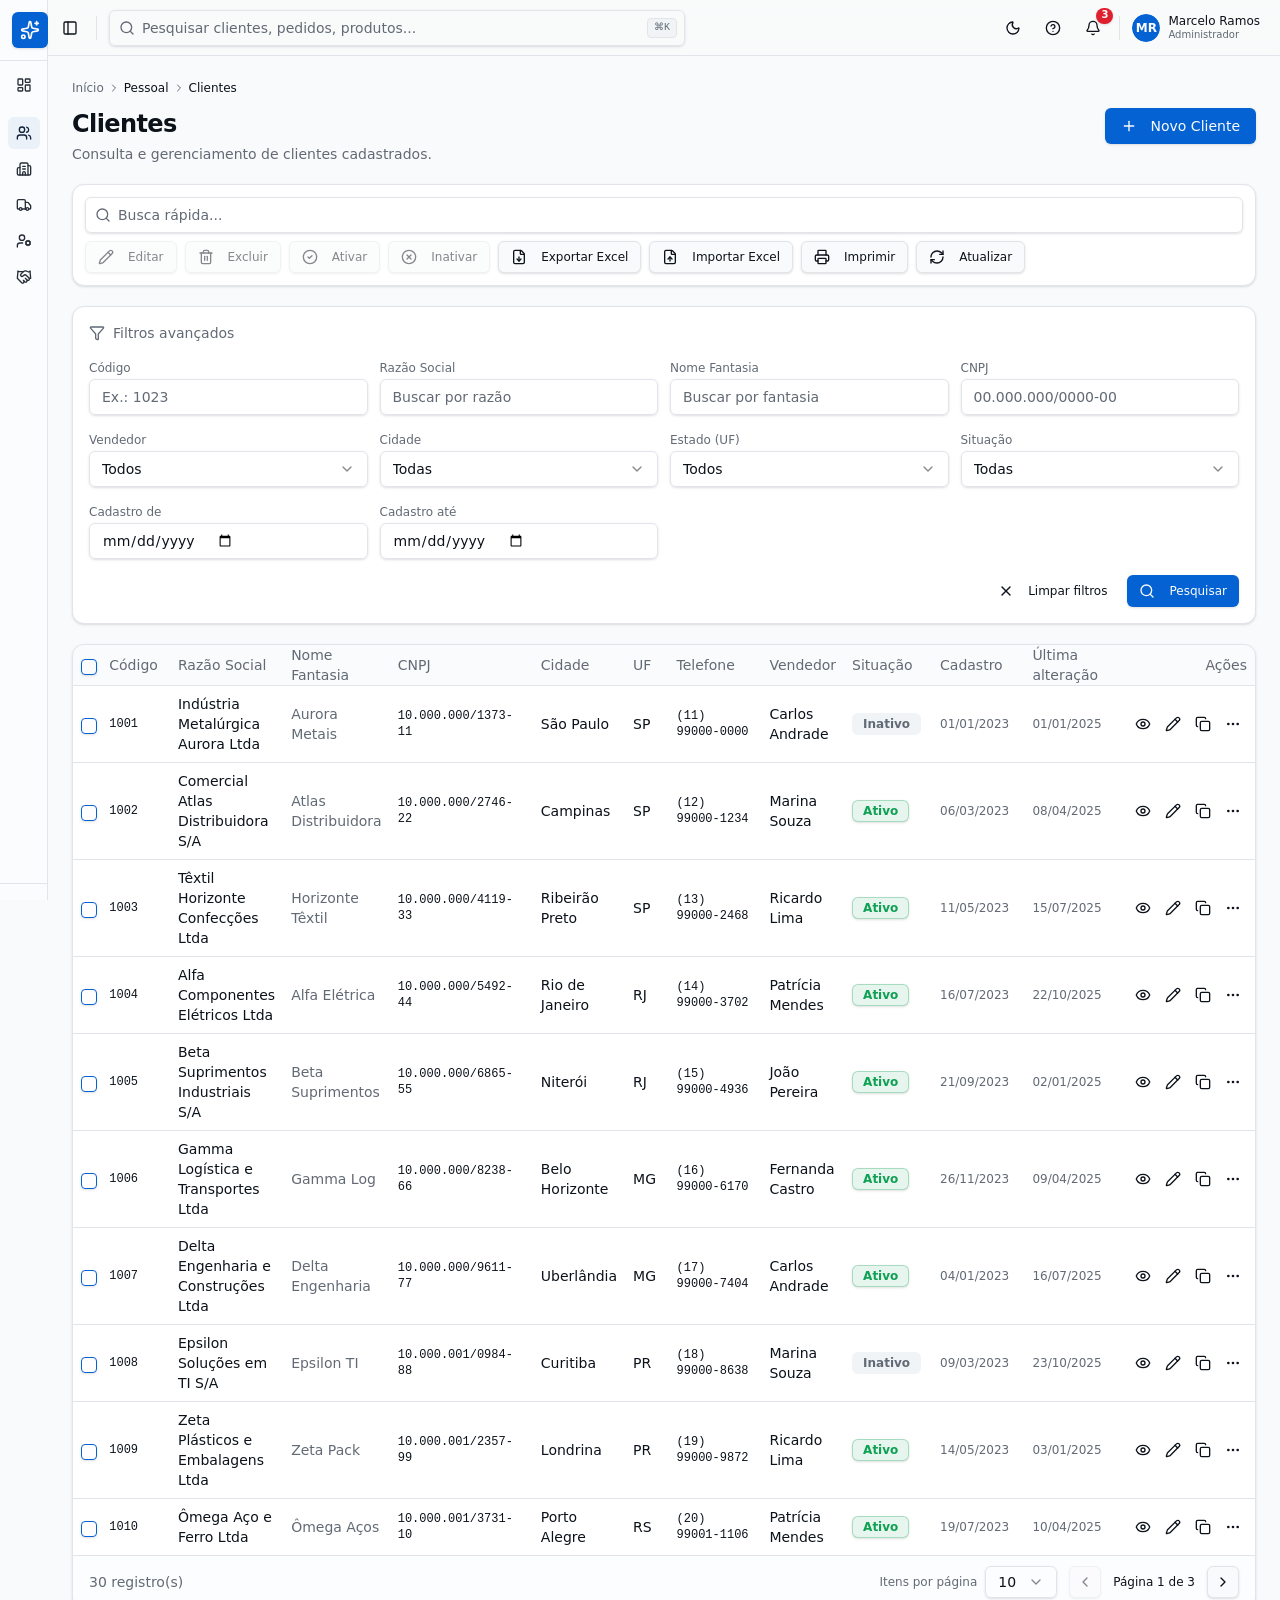
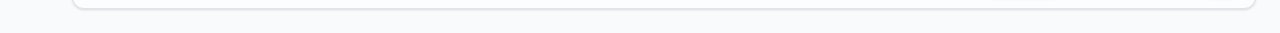
<file: html-export/clientes.html>
<!DOCTYPE html>
<html lang="pt-BR" class="">
<head>
<meta charset="utf-8">
<meta name="viewport" content="width=device-width, initial-scale=1">
<title>Clientes — Metas Representações</title>
<style>
@layer properties {
  @supports (((-webkit-hyphens: none)) and (not (margin-trim: inline))) or ((-moz-orient: inline) and (not (color: rgb(from red r g b)))) {
  *, ::before, ::after, ::backdrop { --tw-translate-x: 0; --tw-translate-y: 0; --tw-translate-z: 0; --tw-rotate-x: initial; --tw-rotate-y: initial; --tw-rotate-z: initial; --tw-skew-x: initial; --tw-skew-y: initial; --tw-space-y-reverse: 0; --tw-space-x-reverse: 0; --tw-border-style: solid; --tw-leading: initial; --tw-font-weight: initial; --tw-tracking: initial; --tw-ordinal: initial; --tw-slashed-zero: initial; --tw-numeric-figure: initial; --tw-numeric-spacing: initial; --tw-numeric-fraction: initial; --tw-shadow: 0 0 #0000; --tw-shadow-color: initial; --tw-shadow-alpha: 100%; --tw-inset-shadow: 0 0 #0000; --tw-inset-shadow-color: initial; --tw-inset-shadow-alpha: 100%; --tw-ring-color: initial; --tw-ring-shadow: 0 0 #0000; --tw-inset-ring-color: initial; --tw-inset-ring-shadow: 0 0 #0000; --tw-ring-inset: initial; --tw-ring-offset-width: 0px; --tw-ring-offset-color: #fff; --tw-ring-offset-shadow: 0 0 #0000; --tw-outline-style: solid; --tw-backdrop-blur: initial; --tw-backdrop-brightness: initial; --tw-backdrop-contrast: initial; --tw-backdrop-grayscale: initial; --tw-backdrop-hue-rotate: initial; --tw-backdrop-invert: initial; --tw-backdrop-opacity: initial; --tw-backdrop-saturate: initial; --tw-backdrop-sepia: initial; --tw-duration: initial; --tw-ease: initial; --tw-content: ""; --tw-animation-delay: 0s; --tw-animation-direction: normal; --tw-animation-duration: initial; --tw-animation-fill-mode: none; --tw-animation-iteration-count: 1; --tw-enter-blur: 0; --tw-enter-opacity: 1; --tw-enter-rotate: 0; --tw-enter-scale: 1; --tw-enter-translate-x: 0; --tw-enter-translate-y: 0; --tw-exit-blur: 0; --tw-exit-opacity: 1; --tw-exit-rotate: 0; --tw-exit-scale: 1; --tw-exit-translate-x: 0; --tw-exit-translate-y: 0; }
}
}
@layer theme {
  :root, :host { --font-sans: "Inter", ui-sans-serif, system-ui, sans-serif; --font-mono: ui-monospace, SFMono-Regular, Menlo, Monaco, Consolas, "Liberation Mono",
      "Courier New", monospace; --color-black: #000; --spacing: .25rem; --container-sm: 24rem; --container-md: 28rem; --container-lg: 32rem; --container-xl: 36rem; --text-xs: .75rem; --text-xs--line-height: calc(1 / .75); --text-sm: .875rem; --text-sm--line-height: calc(1.25 / .875); --text-base: 1rem; --text-base--line-height: calc(1.5 / 1); --text-lg: 1.125rem; --text-lg--line-height: calc(1.75 / 1.125); --text-xl: 1.25rem; --text-xl--line-height: calc(1.75 / 1.25); --text-2xl: 1.5rem; --text-2xl--line-height: calc(2 / 1.5); --text-7xl: 4.5rem; --text-7xl--line-height: 1; --font-weight-normal: 400; --font-weight-medium: 500; --font-weight-semibold: 600; --font-weight-bold: 700; --tracking-tight: -.025em; --tracking-wide: .025em; --tracking-widest: .1em; --leading-tight: 1.25; --leading-relaxed: 1.625; --ease-in-out: cubic-bezier(.4, 0, .2, 1); --animate-spin: spin 1s linear infinite; --animate-pulse: pulse 2s cubic-bezier(.4, 0, .6, 1) infinite; --aspect-video: 16 / 9; --default-transition-duration: .15s; --default-transition-timing-function: cubic-bezier(.4, 0, .2, 1); --default-font-family: "Inter", ui-sans-serif, system-ui, sans-serif; --default-mono-font-family: var(--font-mono); --color-background: var(--background); --color-foreground: var(--foreground); --color-border: var(--border); }
}
@layer base {
  *, ::after, ::before, ::backdrop { box-sizing: border-box; border: 0px solid; margin: 0px; padding: 0px; }
  ::file-selector-button { box-sizing: border-box; border: 0px solid; margin: 0px; padding: 0px; }
  html, :host { text-size-adjust: 100%; tab-size: 4; line-height: 1.5; font-family: var(--default-font-family, ui-sans-serif, system-ui, sans-serif, "Apple Color Emoji", "Segoe UI Emoji", "Segoe UI Symbol", "Noto Color Emoji"); font-feature-settings: var(--default-font-feature-settings, normal); font-variation-settings: var(--default-font-variation-settings, normal); -webkit-tap-highlight-color: transparent; }
  hr { height: 0px; color: inherit; border-top-width: 1px; }
  abbr:where([title]) { text-decoration: underline dotted; }
  h1, h2, h3, h4, h5, h6 { font-size: inherit; font-weight: inherit; }
  a { color: inherit; text-decoration: inherit; }
  b, strong { font-weight: bolder; }
  code, kbd, samp, pre { font-family: var(--default-mono-font-family, ui-monospace, SFMono-Regular, Menlo, Monaco, Consolas, "Liberation Mono", "Courier New", monospace); font-feature-settings: var(--default-mono-font-feature-settings, normal); font-variation-settings: var(--default-mono-font-variation-settings, normal); font-size: 1em; }
  small { font-size: 80%; }
  sub, sup { vertical-align: baseline; font-size: 75%; line-height: 0; position: relative; }
  sub { bottom: -0.25em; }
  sup { top: -0.5em; }
  table { text-indent: 0px; border-color: inherit; border-collapse: collapse; }
  progress { vertical-align: baseline; }
  summary { display: list-item; }
  ol, ul, menu { list-style: none; }
  img, svg, video, canvas, audio, iframe, embed, object { vertical-align: middle; display: block; }
  img, video { max-width: 100%; height: auto; }
  button, input, select, optgroup, textarea { font: inherit; letter-spacing: inherit; color: inherit; opacity: 1; background-color: rgba(0, 0, 0, 0); border-radius: 0px; }
  ::file-selector-button { font: inherit; letter-spacing: inherit; color: inherit; opacity: 1; background-color: rgba(0, 0, 0, 0); border-radius: 0px; }
  :where(select:is([multiple], [size])) optgroup { font-weight: bolder; }
  :where(select:is([multiple], [size])) optgroup option { padding-inline-start: 20px; }
  ::file-selector-button { margin-inline-end: 4px; }
  ::placeholder { opacity: 1; }
  @supports (not ((-webkit-appearance: -apple-pay-button))) or (contain-intrinsic-size: 1px) {
  ::placeholder { color: currentcolor; }
  @supports (color: color-mix(in lab, red, red)) {
  ::placeholder { color: color-mix(in oklab, currentcolor, transparent); }
}
}
  textarea { resize: vertical; }
  ::-webkit-search-decoration { appearance: none; }
  ::-webkit-date-and-time-value { min-height: 1lh; text-align: inherit; }
  ::-webkit-datetime-edit { display: inline-flex; }
  ::-webkit-datetime-edit-fields-wrapper { padding: 0px; }
  ::-webkit-datetime-edit { padding-block: 0px; }
  ::-webkit-datetime-edit-year-field { padding-block: 0px; }
  ::-webkit-datetime-edit-month-field { padding-block: 0px; }
  ::-webkit-datetime-edit-day-field { padding-block: 0px; }
  ::-webkit-datetime-edit-hour-field { padding-block: 0px; }
  ::-webkit-datetime-edit-minute-field { padding-block: 0px; }
  ::-webkit-datetime-edit-second-field { padding-block: 0px; }
  ::-webkit-datetime-edit-millisecond-field { padding-block: 0px; }
  ::-webkit-datetime-edit-meridiem-field { padding-block: 0px; }
  ::-webkit-calendar-picker-indicator { line-height: 1; }
  button, input:where([type="button"], [type="reset"], [type="submit"]) { appearance: button; }
  ::file-selector-button { appearance: button; }
  ::-webkit-inner-spin-button { height: auto; }
  ::-webkit-outer-spin-button { height: auto; }
  [hidden]:where(:not([hidden="until-found"])) { display: none !important; }
  * { border-color: var(--color-border); }
  html, body { background-color: var(--color-background); color: var(--color-foreground); font-family: var(--font-sans); -webkit-font-smoothing: antialiased; }
}
@layer components;
@layer utilities {
  .pointer-events-auto { pointer-events: auto; }
  .pointer-events-none { pointer-events: none; }
  .invisible { visibility: hidden; }
  .sr-only { clip-path: inset(50%); white-space: nowrap; border-width: 0px; width: 1px; height: 1px; margin: -1px; padding: 0px; position: absolute; overflow: hidden; }
  .absolute { position: absolute; }
  .fixed { position: fixed; }
  .relative { position: relative; }
  .sticky { position: sticky; }
  .inset-0 { inset: calc(var(--spacing) * 0); }
  .inset-x-0 { inset-inline: calc(var(--spacing) * 0); }
  .inset-y-0 { inset-block: calc(var(--spacing) * 0); }
  .start { inset-inline-start: var(--spacing); }
  .end { inset-inline-end: var(--spacing); }
  .-top-0\.5 { top: calc(var(--spacing) * -.5); }
  .-top-12 { top: calc(var(--spacing) * -12); }
  .top-0 { top: calc(var(--spacing) * 0); }
  .top-1\.5 { top: calc(var(--spacing) * 1.5); }
  .top-1\/2 { top: 50%; }
  .top-2 { top: calc(var(--spacing) * 2); }
  .top-3\.5 { top: calc(var(--spacing) * 3.5); }
  .top-4 { top: calc(var(--spacing) * 4); }
  .top-\[1px\] { top: 1px; }
  .top-\[50\%\] { top: 50%; }
  .top-\[60\%\] { top: 60%; }
  .top-full { top: 100%; }
  .-right-0\.5 { right: calc(var(--spacing) * -.5); }
  .-right-12 { right: calc(var(--spacing) * -12); }
  .right-0 { right: calc(var(--spacing) * 0); }
  .right-1 { right: calc(var(--spacing) * 1); }
  .right-2 { right: calc(var(--spacing) * 2); }
  .right-3 { right: calc(var(--spacing) * 3); }
  .right-4 { right: calc(var(--spacing) * 4); }
  .-bottom-12 { bottom: calc(var(--spacing) * -12); }
  .bottom-0 { bottom: calc(var(--spacing) * 0); }
  .-left-12 { left: calc(var(--spacing) * -12); }
  .left-0 { left: calc(var(--spacing) * 0); }
  .left-1\/2 { left: 50%; }
  .left-2 { left: calc(var(--spacing) * 2); }
  .left-2\.5 { left: calc(var(--spacing) * 2.5); }
  .left-\[50\%\] { left: 50%; }
  .z-10 { z-index: 10; }
  .z-20 { z-index: 20; }
  .z-30 { z-index: 30; }
  .z-50 { z-index: 50; }
  .z-\[1\] { z-index: 1; }
  .-mx-1 { margin-inline: calc(var(--spacing) * -1); }
  .mx-1 { margin-inline: calc(var(--spacing) * 1); }
  .mx-2 { margin-inline: calc(var(--spacing) * 2); }
  .mx-3\.5 { margin-inline: calc(var(--spacing) * 3.5); }
  .mx-auto { margin-inline: auto; }
  .my-0\.5 { margin-block: calc(var(--spacing) * .5); }
  .my-1 { margin-block: calc(var(--spacing) * 1); }
  .-mt-4 { margin-top: calc(var(--spacing) * -4); }
  .mt-0\.5 { margin-top: calc(var(--spacing) * .5); }
  .mt-1 { margin-top: calc(var(--spacing) * 1); }
  .mt-1\.5 { margin-top: calc(var(--spacing) * 1.5); }
  .mt-2 { margin-top: calc(var(--spacing) * 2); }
  .mt-3 { margin-top: calc(var(--spacing) * 3); }
  .mt-4 { margin-top: calc(var(--spacing) * 4); }
  .mt-6 { margin-top: calc(var(--spacing) * 6); }
  .mt-24 { margin-top: calc(var(--spacing) * 24); }
  .mt-auto { margin-top: auto; }
  .mr-1\.5 { margin-right: calc(var(--spacing) * 1.5); }
  .mr-2 { margin-right: calc(var(--spacing) * 2); }
  .mb-1 { margin-bottom: calc(var(--spacing) * 1); }
  .mb-3 { margin-bottom: calc(var(--spacing) * 3); }
  .-ml-1 { margin-left: calc(var(--spacing) * -1); }
  .-ml-4 { margin-left: calc(var(--spacing) * -4); }
  .ml-1 { margin-left: calc(var(--spacing) * 1); }
  .ml-auto { margin-left: auto; }
  .line-clamp-2 { -webkit-line-clamp: 2; -webkit-box-orient: vertical; display: -webkit-box; overflow: hidden; }
  .block { display: block; }
  .flex { display: flex; }
  .grid { display: grid; }
  .hidden { display: none; }
  .inline-flex { display: inline-flex; }
  .table { display: table; }
  .aspect-square { aspect-ratio: 1 / 1; }
  .aspect-video { aspect-ratio: var(--aspect-video); }
  .size-\(--cell-size\) { width: var(--cell-size); height: var(--cell-size); }
  .size-4 { width: calc(var(--spacing) * 4); height: calc(var(--spacing) * 4); }
  .h-\(--cell-size\) { height: var(--cell-size); }
  .h-1\.5 { height: calc(var(--spacing) * 1.5); }
  .h-2 { height: calc(var(--spacing) * 2); }
  .h-2\.5 { height: calc(var(--spacing) * 2.5); }
  .h-3 { height: calc(var(--spacing) * 3); }
  .h-3\.5 { height: calc(var(--spacing) * 3.5); }
  .h-4 { height: calc(var(--spacing) * 4); }
  .h-5 { height: calc(var(--spacing) * 5); }
  .h-6 { height: calc(var(--spacing) * 6); }
  .h-7 { height: calc(var(--spacing) * 7); }
  .h-8 { height: calc(var(--spacing) * 8); }
  .h-9 { height: calc(var(--spacing) * 9); }
  .h-10 { height: calc(var(--spacing) * 10); }
  .h-12 { height: calc(var(--spacing) * 12); }
  .h-14 { height: calc(var(--spacing) * 14); }
  .h-72 { height: calc(var(--spacing) * 72); }
  .h-\[1px\] { height: 1px; }
  .h-\[var\(--radix-navigation-menu-viewport-height\)\] { height: var(--radix-navigation-menu-viewport-height); }
  .h-\[var\(--radix-select-trigger-height\)\] { height: var(--radix-select-trigger-height); }
  .h-auto { height: auto; }
  .h-full { height: 100%; }
  .h-px { height: 1px; }
  .h-svh { height: 100svh; }
  .max-h-\(--radix-context-menu-content-available-height\) { max-height: var(--radix-context-menu-content-available-height); }
  .max-h-\(--radix-select-content-available-height\) { max-height: var(--radix-select-content-available-height); }
  .max-h-\[300px\] { max-height: 300px; }
  .max-h-\[var\(--radix-dropdown-menu-content-available-height\)\] { max-height: var(--radix-dropdown-menu-content-available-height); }
  .min-h-0 { min-height: calc(var(--spacing) * 0); }
  .min-h-\[60px\] { min-height: 60px; }
  .min-h-screen { min-height: 100vh; }
  .min-h-svh { min-height: 100svh; }
  .w-\(--cell-size\) { width: var(--cell-size); }
  .w-\(--sidebar-width\) { width: var(--sidebar-width); }
  .w-0 { width: calc(var(--spacing) * 0); }
  .w-1 { width: calc(var(--spacing) * 1); }
  .w-2 { width: calc(var(--spacing) * 2); }
  .w-2\.5 { width: calc(var(--spacing) * 2.5); }
  .w-3 { width: calc(var(--spacing) * 3); }
  .w-3\.5 { width: calc(var(--spacing) * 3.5); }
  .w-3\/4 { width: 75%; }
  .w-4 { width: calc(var(--spacing) * 4); }
  .w-5 { width: calc(var(--spacing) * 5); }
  .w-7 { width: calc(var(--spacing) * 7); }
  .w-8 { width: calc(var(--spacing) * 8); }
  .w-9 { width: calc(var(--spacing) * 9); }
  .w-10 { width: calc(var(--spacing) * 10); }
  .w-14 { width: calc(var(--spacing) * 14); }
  .w-20 { width: calc(var(--spacing) * 20); }
  .w-24 { width: calc(var(--spacing) * 24); }
  .w-28 { width: calc(var(--spacing) * 28); }
  .w-32 { width: calc(var(--spacing) * 32); }
  .w-36 { width: calc(var(--spacing) * 36); }
  .w-44 { width: calc(var(--spacing) * 44); }
  .w-56 { width: calc(var(--spacing) * 56); }
  .w-64 { width: calc(var(--spacing) * 64); }
  .w-72 { width: calc(var(--spacing) * 72); }
  .w-\[1px\] { width: 1px; }
  .w-\[72px\] { width: 72px; }
  .w-\[100px\] { width: 100px; }
  .w-\[150px\] { width: 150px; }
  .w-auto { width: auto; }
  .w-fit { width: fit-content; }
  .w-full { width: 100%; }
  .w-max { width: max-content; }
  .w-px { width: 1px; }
  .max-w-\(--skeleton-width\) { max-width: var(--skeleton-width); }
  .max-w-lg { max-width: var(--container-lg); }
  .max-w-max { max-width: max-content; }
  .max-w-md { max-width: var(--container-md); }
  .max-w-sm { max-width: var(--container-sm); }
  .max-w-xl { max-width: var(--container-xl); }
  .min-w-\(--cell-size\) { min-width: var(--cell-size); }
  .min-w-0 { min-width: calc(var(--spacing) * 0); }
  .min-w-4 { min-width: calc(var(--spacing) * 4); }
  .min-w-5 { min-width: calc(var(--spacing) * 5); }
  .min-w-8 { min-width: calc(var(--spacing) * 8); }
  .min-w-9 { min-width: calc(var(--spacing) * 9); }
  .min-w-10 { min-width: calc(var(--spacing) * 10); }
  .min-w-\[8rem\] { min-width: 8rem; }
  .min-w-\[12rem\] { min-width: 12rem; }
  .min-w-\[220px\] { min-width: 220px; }
  .min-w-\[var\(--radix-select-trigger-width\)\] { min-width: var(--radix-select-trigger-width); }
  .flex-1 { flex: 1 1 0%; }
  .shrink-0 { flex-shrink: 0; }
  .grow { flex-grow: 1; }
  .grow-0 { flex-grow: 0; }
  .basis-full { flex-basis: 100%; }
  .caption-bottom { caption-side: bottom; }
  .border-collapse { border-collapse: collapse; }
  .origin-\(--radix-context-menu-content-transform-origin\) { transform-origin: var(--radix-context-menu-content-transform-origin); }
  .origin-\(--radix-dropdown-menu-content-transform-origin\) { transform-origin: var(--radix-dropdown-menu-content-transform-origin); }
  .origin-\(--radix-hover-card-content-transform-origin\) { transform-origin: var(--radix-hover-card-content-transform-origin); }
  .origin-\(--radix-menubar-content-transform-origin\) { transform-origin: var(--radix-menubar-content-transform-origin); }
  .origin-\(--radix-popover-content-transform-origin\) { transform-origin: var(--radix-popover-content-transform-origin); }
  .origin-\(--radix-select-content-transform-origin\) { transform-origin: var(--radix-select-content-transform-origin); }
  .origin-\(--radix-tooltip-content-transform-origin\) { transform-origin: var(--radix-tooltip-content-transform-origin); }
  .-translate-x-1\/2 { --tw-translate-x: calc(calc(1 / 2 * 100%) * -1); translate: var(--tw-translate-x) var(--tw-translate-y); }
  .-translate-x-px { --tw-translate-x: -1px; translate: var(--tw-translate-x) var(--tw-translate-y); }
  .translate-x-\[-50\%\] { --tw-translate-x: -50%; translate: var(--tw-translate-x) var(--tw-translate-y); }
  .translate-x-px { --tw-translate-x: 1px; translate: var(--tw-translate-x) var(--tw-translate-y); }
  .-translate-y-1\/2 { --tw-translate-y: calc(calc(1 / 2 * 100%) * -1); translate: var(--tw-translate-x) var(--tw-translate-y); }
  .translate-y-\[-50\%\] { --tw-translate-y: -50%; translate: var(--tw-translate-x) var(--tw-translate-y); }
  .rotate-45 { rotate: 45deg; }
  .rotate-90 { rotate: 90deg; }
  .transform { transform: var(--tw-rotate-x, ) var(--tw-rotate-y, ) var(--tw-rotate-z, ) var(--tw-skew-x, ) var(--tw-skew-y, ); }
  .animate-caret-blink { animation: 1.25s ease-out 0s infinite normal none running caret-blink; }
  .animate-in { animation: enter var(--tw-animation-duration, var(--tw-duration, .15s))var(--tw-ease, ease)var(--tw-animation-delay, 0s)var(--tw-animation-iteration-count, 1)var(--tw-animation-direction, normal)var(--tw-animation-fill-mode, none); }
  .animate-pulse { animation: var(--animate-pulse); }
  .animate-spin { animation: var(--animate-spin); }
  .cursor-default { cursor: default; }
  .cursor-pointer { cursor: pointer; }
  .touch-none { touch-action: none; }
  .list-none { list-style-type: none; }
  .grid-cols-1 { grid-template-columns: repeat(1, minmax(0px, 1fr)); }
  .grid-cols-2 { grid-template-columns: repeat(2, minmax(0px, 1fr)); }
  .grid-cols-\[minmax\(0\,1fr\)_auto\] { grid-template-columns: minmax(0px, 1fr) auto; }
  .flex-col { flex-direction: column; }
  .flex-col-reverse { flex-direction: column-reverse; }
  .flex-row { flex-direction: row; }
  .flex-wrap { flex-wrap: wrap; }
  .place-content-center { place-content: center; }
  .items-center { align-items: center; }
  .items-end { align-items: flex-end; }
  .items-start { align-items: flex-start; }
  .items-stretch { align-items: stretch; }
  .justify-between { justify-content: space-between; }
  .justify-center { justify-content: center; }
  .justify-end { justify-content: flex-end; }
  .justify-start { justify-content: flex-start; }
  .gap-0 { gap: calc(var(--spacing) * 0); }
  .gap-0\.5 { gap: calc(var(--spacing) * .5); }
  .gap-1 { gap: calc(var(--spacing) * 1); }
  .gap-1\.5 { gap: calc(var(--spacing) * 1.5); }
  .gap-2 { gap: calc(var(--spacing) * 2); }
  .gap-3 { gap: calc(var(--spacing) * 3); }
  .gap-4 { gap: calc(var(--spacing) * 4); }
  :where(.space-y-0 > :not(:last-child)) { --tw-space-y-reverse: 0; margin-block-start: calc(calc(var(--spacing) * 0) * var(--tw-space-y-reverse)); margin-block-end: calc(calc(var(--spacing) * 0) * calc(1 - var(--tw-space-y-reverse))); }
  :where(.space-y-1\.5 > :not(:last-child)) { --tw-space-y-reverse: 0; margin-block-start: calc(calc(var(--spacing) * 1.5) * var(--tw-space-y-reverse)); margin-block-end: calc(calc(var(--spacing) * 1.5) * calc(1 - var(--tw-space-y-reverse))); }
  :where(.space-y-2 > :not(:last-child)) { --tw-space-y-reverse: 0; margin-block-start: calc(calc(var(--spacing) * 2) * var(--tw-space-y-reverse)); margin-block-end: calc(calc(var(--spacing) * 2) * calc(1 - var(--tw-space-y-reverse))); }
  :where(.space-y-3 > :not(:last-child)) { --tw-space-y-reverse: 0; margin-block-start: calc(calc(var(--spacing) * 3) * var(--tw-space-y-reverse)); margin-block-end: calc(calc(var(--spacing) * 3) * calc(1 - var(--tw-space-y-reverse))); }
  :where(.space-y-4 > :not(:last-child)) { --tw-space-y-reverse: 0; margin-block-start: calc(calc(var(--spacing) * 4) * var(--tw-space-y-reverse)); margin-block-end: calc(calc(var(--spacing) * 4) * calc(1 - var(--tw-space-y-reverse))); }
  :where(.space-y-5 > :not(:last-child)) { --tw-space-y-reverse: 0; margin-block-start: calc(calc(var(--spacing) * 5) * var(--tw-space-y-reverse)); margin-block-end: calc(calc(var(--spacing) * 5) * calc(1 - var(--tw-space-y-reverse))); }
  :where(.space-y-6 > :not(:last-child)) { --tw-space-y-reverse: 0; margin-block-start: calc(calc(var(--spacing) * 6) * var(--tw-space-y-reverse)); margin-block-end: calc(calc(var(--spacing) * 6) * calc(1 - var(--tw-space-y-reverse))); }
  :where(.space-x-1 > :not(:last-child)) { --tw-space-x-reverse: 0; margin-inline-start: calc(calc(var(--spacing) * 1) * var(--tw-space-x-reverse)); margin-inline-end: calc(calc(var(--spacing) * 1) * calc(1 - var(--tw-space-x-reverse))); }
  .truncate { text-overflow: ellipsis; white-space: nowrap; overflow: hidden; }
  .overflow-auto { overflow: auto; }
  .overflow-hidden { overflow: hidden; }
  .overflow-x-auto { overflow-x: auto; }
  .overflow-x-hidden { overflow-x: hidden; }
  .overflow-y-auto { overflow-y: auto; }
  .rounded { border-radius: 0.25rem; }
  .rounded-\[2px\] { border-radius: 2px; }
  .rounded-\[inherit\] { border-radius: inherit; }
  .rounded-full { border-radius: 3.40282e+38px; }
  .rounded-lg { border-radius: var(--radius); }
  .rounded-md { border-radius: calc(var(--radius) - 2px); }
  .rounded-none { border-radius: 0px; }
  .rounded-sm { border-radius: calc(var(--radius) - 4px); }
  .rounded-xl { border-radius: calc(var(--radius) + 4px); }
  .rounded-t-\[10px\] { border-top-left-radius: 10px; border-top-right-radius: 10px; }
  .rounded-l-md { border-top-left-radius: calc(var(--radius) - 2px); border-bottom-left-radius: calc(var(--radius) - 2px); }
  .rounded-tl-sm { border-top-left-radius: calc(var(--radius) - 4px); }
  .rounded-r-md { border-top-right-radius: calc(var(--radius) - 2px); border-bottom-right-radius: calc(var(--radius) - 2px); }
  .border { border-style: var(--tw-border-style); border-width: 1px; }
  .border-2 { border-style: var(--tw-border-style); border-width: 2px; }
  .border-\[1\.5px\] { border-style: var(--tw-border-style); border-width: 1.5px; }
  .border-y { border-block-style: var(--tw-border-style); border-block-width: 1px; }
  .border-t { border-top-style: var(--tw-border-style); border-top-width: 1px; }
  .border-r { border-right-style: var(--tw-border-style); border-right-width: 1px; }
  .border-b { border-bottom-style: var(--tw-border-style); border-bottom-width: 1px; }
  .border-l { border-left-style: var(--tw-border-style); border-left-width: 1px; }
  .border-dashed { --tw-border-style: dashed; border-style: dashed; }
  .border-\(--color-border\) { border-color: var(--color-border); }
  .border-border { border-color: var(--border); }
  .border-border\/50 { border-color: var(--border); }
  @supports (color: color-mix(in lab, red, red)) {
  .border-border\/50 { border-color: color-mix(in oklab, var(--border) 50%, transparent); }
}
  .border-border\/60 { border-color: var(--border); }
  @supports (color: color-mix(in lab, red, red)) {
  .border-border\/60 { border-color: color-mix(in oklab, var(--border) 60%, transparent); }
}
  .border-destructive\/50 { border-color: var(--destructive); }
  @supports (color: color-mix(in lab, red, red)) {
  .border-destructive\/50 { border-color: color-mix(in oklab, var(--destructive) 50%, transparent); }
}
  .border-input { border-color: var(--input); }
  .border-primary { border-color: var(--primary); }
  .border-primary\/50 { border-color: var(--primary); }
  @supports (color: color-mix(in lab, red, red)) {
  .border-primary\/50 { border-color: color-mix(in oklab, var(--primary) 50%, transparent); }
}
  .border-sidebar-border { border-color: var(--sidebar-border); }
  .border-success\/30 { border-color: var(--success); }
  @supports (color: color-mix(in lab, red, red)) {
  .border-success\/30 { border-color: color-mix(in oklab, var(--success) 30%, transparent); }
}
  .border-transparent { border-color: rgba(0, 0, 0, 0); }
  .border-t-transparent { border-top-color: rgba(0, 0, 0, 0); }
  .border-l-transparent { border-left-color: rgba(0, 0, 0, 0); }
  .bg-\(--color-bg\) { background-color: var(--color-bg); }
  .bg-accent { background-color: var(--accent); }
  .bg-background { background-color: var(--background); }
  .bg-background\/80 { background-color: var(--background); }
  @supports (color: color-mix(in lab, red, red)) {
  .bg-background\/80 { background-color: color-mix(in oklab, var(--background) 80%, transparent); }
}
  .bg-black\/80 { background-color: rgba(0, 0, 0, 0.8); }
  @supports (color: color-mix(in lab, red, red)) {
  .bg-black\/80 { background-color: color-mix(in oklab, var(--color-black) 80%, transparent); }
}
  .bg-border { background-color: var(--border); }
  .bg-card { background-color: var(--card); }
  .bg-destructive { background-color: var(--destructive); }
  .bg-destructive\/10 { background-color: var(--destructive); }
  @supports (color: color-mix(in lab, red, red)) {
  .bg-destructive\/10 { background-color: color-mix(in oklab, var(--destructive) 10%, transparent); }
}
  .bg-foreground { background-color: var(--foreground); }
  .bg-muted { background-color: var(--muted); }
  .bg-muted\/20 { background-color: var(--muted); }
  @supports (color: color-mix(in lab, red, red)) {
  .bg-muted\/20 { background-color: color-mix(in oklab, var(--muted) 20%, transparent); }
}
  .bg-muted\/40 { background-color: var(--muted); }
  @supports (color: color-mix(in lab, red, red)) {
  .bg-muted\/40 { background-color: color-mix(in oklab, var(--muted) 40%, transparent); }
}
  .bg-muted\/50 { background-color: var(--muted); }
  @supports (color: color-mix(in lab, red, red)) {
  .bg-muted\/50 { background-color: color-mix(in oklab, var(--muted) 50%, transparent); }
}
  .bg-popover { background-color: var(--popover); }
  .bg-primary { background-color: var(--primary); }
  .bg-primary\/10 { background-color: var(--primary); }
  @supports (color: color-mix(in lab, red, red)) {
  .bg-primary\/10 { background-color: color-mix(in oklab, var(--primary) 10%, transparent); }
}
  .bg-primary\/20 { background-color: var(--primary); }
  @supports (color: color-mix(in lab, red, red)) {
  .bg-primary\/20 { background-color: color-mix(in oklab, var(--primary) 20%, transparent); }
}
  .bg-secondary { background-color: var(--secondary); }
  .bg-sidebar { background-color: var(--sidebar); }
  .bg-sidebar-border { background-color: var(--sidebar-border); }
  .bg-success\/10 { background-color: var(--success); }
  @supports (color: color-mix(in lab, red, red)) {
  .bg-success\/10 { background-color: color-mix(in oklab, var(--success) 10%, transparent); }
}
  .bg-transparent { background-color: rgba(0, 0, 0, 0); }
  .fill-current { fill: currentcolor; }
  .fill-primary { fill: var(--primary); }
  .p-0 { padding: calc(var(--spacing) * 0); }
  .p-1 { padding: calc(var(--spacing) * 1); }
  .p-2 { padding: calc(var(--spacing) * 2); }
  .p-3 { padding: calc(var(--spacing) * 3); }
  .p-4 { padding: calc(var(--spacing) * 4); }
  .p-6 { padding: calc(var(--spacing) * 6); }
  .p-8 { padding: calc(var(--spacing) * 8); }
  .p-\[1px\] { padding: 1px; }
  .px-\(--cell-size\) { padding-inline: var(--cell-size); }
  .px-1 { padding-inline: calc(var(--spacing) * 1); }
  .px-1\.5 { padding-inline: calc(var(--spacing) * 1.5); }
  .px-2 { padding-inline: calc(var(--spacing) * 2); }
  .px-2\.5 { padding-inline: calc(var(--spacing) * 2.5); }
  .px-3 { padding-inline: calc(var(--spacing) * 3); }
  .px-4 { padding-inline: calc(var(--spacing) * 4); }
  .px-8 { padding-inline: calc(var(--spacing) * 8); }
  .py-0\.5 { padding-block: calc(var(--spacing) * .5); }
  .py-1 { padding-block: calc(var(--spacing) * 1); }
  .py-1\.5 { padding-block: calc(var(--spacing) * 1.5); }
  .py-2 { padding-block: calc(var(--spacing) * 2); }
  .py-2\.5 { padding-block: calc(var(--spacing) * 2.5); }
  .py-3 { padding-block: calc(var(--spacing) * 3); }
  .py-4 { padding-block: calc(var(--spacing) * 4); }
  .py-6 { padding-block: calc(var(--spacing) * 6); }
  .py-16 { padding-block: calc(var(--spacing) * 16); }
  .py-24 { padding-block: calc(var(--spacing) * 24); }
  .pt-0 { padding-top: calc(var(--spacing) * 0); }
  .pt-1 { padding-top: calc(var(--spacing) * 1); }
  .pt-3 { padding-top: calc(var(--spacing) * 3); }
  .pt-4 { padding-top: calc(var(--spacing) * 4); }
  .pr-1 { padding-right: calc(var(--spacing) * 1); }
  .pr-2 { padding-right: calc(var(--spacing) * 2); }
  .pr-2\.5 { padding-right: calc(var(--spacing) * 2.5); }
  .pr-8 { padding-right: calc(var(--spacing) * 8); }
  .pr-16 { padding-right: calc(var(--spacing) * 16); }
  .pb-3 { padding-bottom: calc(var(--spacing) * 3); }
  .pb-4 { padding-bottom: calc(var(--spacing) * 4); }
  .pl-2 { padding-left: calc(var(--spacing) * 2); }
  .pl-2\.5 { padding-left: calc(var(--spacing) * 2.5); }
  .pl-4 { padding-left: calc(var(--spacing) * 4); }
  .pl-8 { padding-left: calc(var(--spacing) * 8); }
  .text-center { text-align: center; }
  .text-left { text-align: left; }
  .text-right { text-align: right; }
  .align-middle { vertical-align: middle; }
  .font-mono { font-family: var(--font-mono); }
  .text-2xl { font-size: var(--text-2xl); line-height: var(--tw-leading, var(--text-2xl--line-height)); }
  .text-7xl { font-size: var(--text-7xl); line-height: var(--tw-leading, var(--text-7xl--line-height)); }
  .text-base { font-size: var(--text-base); line-height: var(--tw-leading, var(--text-base--line-height)); }
  .text-lg { font-size: var(--text-lg); line-height: var(--tw-leading, var(--text-lg--line-height)); }
  .text-sm { font-size: var(--text-sm); line-height: var(--tw-leading, var(--text-sm--line-height)); }
  .text-xl { font-size: var(--text-xl); line-height: var(--tw-leading, var(--text-xl--line-height)); }
  .text-xs { font-size: var(--text-xs); line-height: var(--tw-leading, var(--text-xs--line-height)); }
  .text-\[0\.8rem\] { font-size: 0.8rem; }
  .text-\[10px\] { font-size: 10px; }
  .text-\[11px\] { font-size: 11px; }
  .leading-none { --tw-leading: 1; line-height: 1; }
  .leading-tight { --tw-leading: var(--leading-tight); line-height: var(--leading-tight); }
  .font-bold { --tw-font-weight: var(--font-weight-bold); font-weight: var(--font-weight-bold); }
  .font-medium { --tw-font-weight: var(--font-weight-medium); font-weight: var(--font-weight-medium); }
  .font-normal { --tw-font-weight: var(--font-weight-normal); font-weight: var(--font-weight-normal); }
  .font-semibold { --tw-font-weight: var(--font-weight-semibold); font-weight: var(--font-weight-semibold); }
  .tracking-tight { --tw-tracking: var(--tracking-tight); letter-spacing: var(--tracking-tight); }
  .tracking-wide { --tw-tracking: var(--tracking-wide); letter-spacing: var(--tracking-wide); }
  .tracking-widest { --tw-tracking: var(--tracking-widest); letter-spacing: var(--tracking-widest); }
  .break-words { overflow-wrap: break-word; }
  .whitespace-nowrap { white-space: nowrap; }
  .text-accent-foreground { color: var(--accent-foreground); }
  .text-card-foreground { color: var(--card-foreground); }
  .text-current { color: currentcolor; }
  .text-destructive { color: var(--destructive); }
  .text-destructive-foreground { color: var(--destructive-foreground); }
  .text-foreground { color: var(--foreground); }
  .text-muted-foreground { color: var(--muted-foreground); }
  .text-popover-foreground { color: var(--popover-foreground); }
  .text-primary { color: var(--primary); }
  .text-primary-foreground { color: var(--primary-foreground); }
  .text-secondary-foreground { color: var(--secondary-foreground); }
  .text-sidebar-foreground { color: var(--sidebar-foreground); }
  .text-sidebar-foreground\/70 { color: var(--sidebar-foreground); }
  @supports (color: color-mix(in lab, red, red)) {
  .text-sidebar-foreground\/70 { color: color-mix(in oklab, var(--sidebar-foreground) 70%, transparent); }
}
  .text-success { color: var(--success); }
  .uppercase { text-transform: uppercase; }
  .tabular-nums { --tw-numeric-spacing: tabular-nums; font-variant-numeric: var(--tw-ordinal, ) var(--tw-slashed-zero, ) var(--tw-numeric-figure, ) var(--tw-numeric-spacing, ) var(--tw-numeric-fraction, ); }
  .underline-offset-4 { text-underline-offset: 4px; }
  .opacity-0 { opacity: 0; }
  .opacity-50 { opacity: 0.5; }
  .opacity-60 { opacity: 0.6; }
  .opacity-70 { opacity: 0.7; }
  .shadow { --tw-shadow: 0 1px 3px 0 var(--tw-shadow-color, #0000001a), 0 1px 2px -1px var(--tw-shadow-color, #0000001a); box-shadow: var(--tw-inset-shadow), var(--tw-inset-ring-shadow), var(--tw-ring-offset-shadow), var(--tw-ring-shadow), var(--tw-shadow); }
  .shadow-\[0_0_0_1px_var\(--sidebar-border\)\] { --tw-shadow: 0 0 0 1px var(--tw-shadow-color, var(--sidebar-border)); box-shadow: var(--tw-inset-shadow), var(--tw-inset-ring-shadow), var(--tw-ring-offset-shadow), var(--tw-ring-shadow), var(--tw-shadow); }
  .shadow-lg { --tw-shadow: 0 10px 15px -3px var(--tw-shadow-color, #0000001a), 0 4px 6px -4px var(--tw-shadow-color, #0000001a); box-shadow: var(--tw-inset-shadow), var(--tw-inset-ring-shadow), var(--tw-ring-offset-shadow), var(--tw-ring-shadow), var(--tw-shadow); }
  .shadow-md { --tw-shadow: 0 4px 6px -1px var(--tw-shadow-color, #0000001a), 0 2px 4px -2px var(--tw-shadow-color, #0000001a); box-shadow: var(--tw-inset-shadow), var(--tw-inset-ring-shadow), var(--tw-ring-offset-shadow), var(--tw-ring-shadow), var(--tw-shadow); }
  .shadow-none { --tw-shadow: 0 0 #0000; box-shadow: var(--tw-inset-shadow), var(--tw-inset-ring-shadow), var(--tw-ring-offset-shadow), var(--tw-ring-shadow), var(--tw-shadow); }
  .shadow-sm { --tw-shadow: 0 1px 3px 0 var(--tw-shadow-color, #0000001a), 0 1px 2px -1px var(--tw-shadow-color, #0000001a); box-shadow: var(--tw-inset-shadow), var(--tw-inset-ring-shadow), var(--tw-ring-offset-shadow), var(--tw-ring-shadow), var(--tw-shadow); }
  .shadow-xl { --tw-shadow: 0 20px 25px -5px var(--tw-shadow-color, #0000001a), 0 8px 10px -6px var(--tw-shadow-color, #0000001a); box-shadow: var(--tw-inset-shadow), var(--tw-inset-ring-shadow), var(--tw-ring-offset-shadow), var(--tw-ring-shadow), var(--tw-shadow); }
  .shadow-xs { --tw-shadow: 0 1px 2px 0 var(--tw-shadow-color, #0000000d); box-shadow: var(--tw-inset-shadow), var(--tw-inset-ring-shadow), var(--tw-ring-offset-shadow), var(--tw-ring-shadow), var(--tw-shadow); }
  .ring-0 { --tw-ring-shadow: var(--tw-ring-inset, ) 0 0 0 calc(0px + var(--tw-ring-offset-width)) var(--tw-ring-color, currentcolor); box-shadow: var(--tw-inset-shadow), var(--tw-inset-ring-shadow), var(--tw-ring-offset-shadow), var(--tw-ring-shadow), var(--tw-shadow); }
  .ring-1 { --tw-ring-shadow: var(--tw-ring-inset, ) 0 0 0 calc(1px + var(--tw-ring-offset-width)) var(--tw-ring-color, currentcolor); box-shadow: var(--tw-inset-shadow), var(--tw-inset-ring-shadow), var(--tw-ring-offset-shadow), var(--tw-ring-shadow), var(--tw-shadow); }
  .ring-ring { --tw-ring-color: var(--ring); }
  .ring-sidebar-ring { --tw-ring-color: var(--sidebar-ring); }
  .ring-offset-background { --tw-ring-offset-color: var(--background); }
  .outline { outline-style: var(--tw-outline-style); outline-width: 1px; }
  .backdrop-blur { --tw-backdrop-blur: blur(8px); backdrop-filter: var(--tw-backdrop-blur, ) var(--tw-backdrop-brightness, ) var(--tw-backdrop-contrast, ) var(--tw-backdrop-grayscale, ) var(--tw-backdrop-hue-rotate, ) var(--tw-backdrop-invert, ) var(--tw-backdrop-opacity, ) var(--tw-backdrop-saturate, ) var(--tw-backdrop-sepia, ); }
  .transition { transition-property: color, background-color, border-color, outline-color, text-decoration-color, fill, stroke, --tw-gradient-from, --tw-gradient-via, --tw-gradient-to, opacity, box-shadow, transform, translate, scale, rotate, filter, -webkit-backdrop-filter, backdrop-filter, display, content-visibility, overlay, pointer-events; transition-timing-function: var(--tw-ease, var(--default-transition-timing-function)); transition-duration: var(--tw-duration, var(--default-transition-duration)); }
  .transition-\[left\,right\,width\] { transition-property: left, right, width; transition-timing-function: var(--tw-ease, var(--default-transition-timing-function)); transition-duration: var(--tw-duration, var(--default-transition-duration)); }
  .transition-\[margin\,opacity\] { transition-property: margin, opacity; transition-timing-function: var(--tw-ease, var(--default-transition-timing-function)); transition-duration: var(--tw-duration, var(--default-transition-duration)); }
  .transition-\[width\,height\,padding\] { transition-property: width, height, padding; transition-timing-function: var(--tw-ease, var(--default-transition-timing-function)); transition-duration: var(--tw-duration, var(--default-transition-duration)); }
  .transition-\[width\] { transition-property: width; transition-timing-function: var(--tw-ease, var(--default-transition-timing-function)); transition-duration: var(--tw-duration, var(--default-transition-duration)); }
  .transition-all { transition-property: all; transition-timing-function: var(--tw-ease, var(--default-transition-timing-function)); transition-duration: var(--tw-duration, var(--default-transition-duration)); }
  .transition-colors { transition-property: color, background-color, border-color, outline-color, text-decoration-color, fill, stroke, --tw-gradient-from, --tw-gradient-via, --tw-gradient-to; transition-timing-function: var(--tw-ease, var(--default-transition-timing-function)); transition-duration: var(--tw-duration, var(--default-transition-duration)); }
  .transition-opacity { transition-property: opacity; transition-timing-function: var(--tw-ease, var(--default-transition-timing-function)); transition-duration: var(--tw-duration, var(--default-transition-duration)); }
  .transition-transform { transition-property: transform, translate, scale, rotate; transition-timing-function: var(--tw-ease, var(--default-transition-timing-function)); transition-duration: var(--tw-duration, var(--default-transition-duration)); }
  .duration-200 { --tw-duration: .2s; transition-duration: 0.2s; }
  .duration-300 { --tw-duration: .3s; transition-duration: 0.3s; }
  .duration-1000 { --tw-duration: 1s; transition-duration: 1s; }
  .ease-in-out { --tw-ease: var(--ease-in-out); transition-timing-function: var(--ease-in-out); }
  .ease-linear { --tw-ease: linear; transition-timing-function: linear; }
  .fade-in-0 { --tw-enter-opacity: 0; }
  .outline-none { --tw-outline-style: none; outline-style: none; }
  .select-none { user-select: none; }
  .zoom-in-95 { --tw-enter-scale: .95; }
  .\[--cell-size\:2rem\] { --cell-size: 2rem; }
  .group-focus-within\/menu-item\:opacity-100:is(:where(.group\/menu-item):focus-within *) { opacity: 1; }
  @media (hover: hover) {
  .group-hover\:bg-primary:is(:where(.group):hover *) { background-color: var(--primary); }
}
  @media (hover: hover) {
  .group-hover\:text-primary-foreground:is(:where(.group):hover *) { color: var(--primary-foreground); }
}
  @media (hover: hover) {
  .group-hover\/menu-item\:opacity-100:is(:where(.group\/menu-item):hover *) { opacity: 1; }
}
  .group-has-\[\[data-sidebar\=menu-action\]\]\/menu-item\:pr-8:is(:where(.group\/menu-item):has([data-sidebar="menu-action"]) *) { padding-right: calc(var(--spacing) * 8); }
  .group-data-\[collapsible\=icon\]\:-mt-8:is(:where(.group)[data-collapsible="icon"] *) { margin-top: calc(var(--spacing) * -8); }
  .group-data-\[collapsible\=icon\]\:hidden:is(:where(.group)[data-collapsible="icon"] *) { display: none; }
  .group-data-\[collapsible\=icon\]\:\!size-8:is(:where(.group)[data-collapsible="icon"] *) { width: calc(var(--spacing) * 8) !important; height: calc(var(--spacing) * 8) !important; }
  .group-data-\[collapsible\=icon\]\:w-\(--sidebar-width-icon\):is(:where(.group)[data-collapsible="icon"] *) { width: var(--sidebar-width-icon); }
  .group-data-\[collapsible\=icon\]\:w-\[calc\(var\(--sidebar-width-icon\)_\+_theme\(spacing\.4\)\)\]:is(:where(.group)[data-collapsible="icon"] *) { width: calc(var(--sidebar-width-icon) + 1rem); }
  .group-data-\[collapsible\=icon\]\:w-\[calc\(var\(--sidebar-width-icon\)_\+_theme\(spacing\.4\)_\+2px\)\]:is(:where(.group)[data-collapsible="icon"] *) { width: calc(var(--sidebar-width-icon) + 1rem + 2px); }
  .group-data-\[collapsible\=icon\]\:overflow-hidden:is(:where(.group)[data-collapsible="icon"] *) { overflow: hidden; }
  .group-data-\[collapsible\=icon\]\:\!p-0:is(:where(.group)[data-collapsible="icon"] *) { padding: calc(var(--spacing) * 0) !important; }
  .group-data-\[collapsible\=icon\]\:\!p-2:is(:where(.group)[data-collapsible="icon"] *) { padding: calc(var(--spacing) * 2) !important; }
  .group-data-\[collapsible\=icon\]\:opacity-0:is(:where(.group)[data-collapsible="icon"] *) { opacity: 0; }
  .group-data-\[collapsible\=offcanvas\]\:right-\[calc\(var\(--sidebar-width\)\*-1\)\]:is(:where(.group)[data-collapsible="offcanvas"] *) { right: calc(var(--sidebar-width) * -1); }
  .group-data-\[collapsible\=offcanvas\]\:left-\[calc\(var\(--sidebar-width\)\*-1\)\]:is(:where(.group)[data-collapsible="offcanvas"] *) { left: calc(var(--sidebar-width) * -1); }
  .group-data-\[collapsible\=offcanvas\]\:w-0:is(:where(.group)[data-collapsible="offcanvas"] *) { width: calc(var(--spacing) * 0); }
  .group-data-\[collapsible\=offcanvas\]\:translate-x-0:is(:where(.group)[data-collapsible="offcanvas"] *) { --tw-translate-x: calc(var(--spacing) * 0); translate: var(--tw-translate-x) var(--tw-translate-y); }
  .group-data-\[focused\=true\]\/day\:relative:is(:where(.group\/day)[data-focused="true"] *) { position: relative; }
  .group-data-\[focused\=true\]\/day\:z-10:is(:where(.group\/day)[data-focused="true"] *) { z-index: 10; }
  .group-data-\[focused\=true\]\/day\:border-ring:is(:where(.group\/day)[data-focused="true"] *) { border-color: var(--ring); }
  .group-data-\[focused\=true\]\/day\:ring-\[3px\]:is(:where(.group\/day)[data-focused="true"] *) { --tw-ring-shadow: var(--tw-ring-inset, ) 0 0 0 calc(3px + var(--tw-ring-offset-width)) var(--tw-ring-color, currentcolor); box-shadow: var(--tw-inset-shadow), var(--tw-inset-ring-shadow), var(--tw-ring-offset-shadow), var(--tw-ring-shadow), var(--tw-shadow); }
  .group-data-\[focused\=true\]\/day\:ring-ring\/50:is(:where(.group\/day)[data-focused="true"] *) { --tw-ring-color: var(--ring); }
  @supports (color: color-mix(in lab, red, red)) {
  .group-data-\[focused\=true\]\/day\:ring-ring\/50:is(:where(.group\/day)[data-focused="true"] *) { --tw-ring-color: color-mix(in oklab, var(--ring) 50%, transparent); }
}
  .group-data-\[side\=left\]\:-right-4:is(:where(.group)[data-side="left"] *) { right: calc(var(--spacing) * -4); }
  .group-data-\[side\=left\]\:border-r:is(:where(.group)[data-side="left"] *) { border-right-style: var(--tw-border-style); border-right-width: 1px; }
  .group-data-\[side\=right\]\:left-0:is(:where(.group)[data-side="right"] *) { left: calc(var(--spacing) * 0); }
  .group-data-\[side\=right\]\:rotate-180:is(:where(.group)[data-side="right"] *) { rotate: 180deg; }
  .group-data-\[side\=right\]\:border-l:is(:where(.group)[data-side="right"] *) { border-left-style: var(--tw-border-style); border-left-width: 1px; }
  .group-data-\[state\=closed\]\/collapsible\:-rotate-90:is(:where(.group\/collapsible)[data-state="closed"] *) { rotate: -90deg; }
  .group-data-\[state\=open\]\:rotate-180:is(:where(.group)[data-state="open"] *) { rotate: 180deg; }
  .group-data-\[variant\=floating\]\:rounded-lg:is(:where(.group)[data-variant="floating"] *) { border-radius: var(--radius); }
  .group-data-\[variant\=floating\]\:border:is(:where(.group)[data-variant="floating"] *) { border-style: var(--tw-border-style); border-width: 1px; }
  .group-data-\[variant\=floating\]\:border-sidebar-border:is(:where(.group)[data-variant="floating"] *) { border-color: var(--sidebar-border); }
  .group-data-\[variant\=floating\]\:shadow:is(:where(.group)[data-variant="floating"] *) { --tw-shadow: 0 1px 3px 0 var(--tw-shadow-color, #0000001a), 0 1px 2px -1px var(--tw-shadow-color, #0000001a); box-shadow: var(--tw-inset-shadow), var(--tw-inset-ring-shadow), var(--tw-ring-offset-shadow), var(--tw-ring-shadow), var(--tw-shadow); }
  .group-\[\.toast\]\:bg-muted:is(:where(.group).toast *) { background-color: var(--muted); }
  .group-\[\.toast\]\:bg-primary:is(:where(.group).toast *) { background-color: var(--primary); }
  .group-\[\.toast\]\:text-muted-foreground:is(:where(.group).toast *) { color: var(--muted-foreground); }
  .group-\[\.toast\]\:text-primary-foreground:is(:where(.group).toast *) { color: var(--primary-foreground); }
  .group-\[\.toaster\]\:border-border:is(:where(.group).toaster *) { border-color: var(--border); }
  .group-\[\.toaster\]\:bg-background:is(:where(.group).toaster *) { background-color: var(--background); }
  .group-\[\.toaster\]\:text-foreground:is(:where(.group).toaster *) { color: var(--foreground); }
  .group-\[\.toaster\]\:shadow-lg:is(:where(.group).toaster *) { --tw-shadow: 0 10px 15px -3px var(--tw-shadow-color, #0000001a), 0 4px 6px -4px var(--tw-shadow-color, #0000001a); box-shadow: var(--tw-inset-shadow), var(--tw-inset-ring-shadow), var(--tw-ring-offset-shadow), var(--tw-ring-shadow), var(--tw-shadow); }
  @media (hover: hover) {
  .peer-hover\/menu-button\:text-sidebar-accent-foreground:is(:where(.peer\/menu-button):hover ~ *) { color: var(--sidebar-accent-foreground); }
}
  .peer-disabled\:cursor-not-allowed:is(:where(.peer):disabled ~ *) { cursor: not-allowed; }
  .peer-disabled\:opacity-70:is(:where(.peer):disabled ~ *) { opacity: 0.7; }
  .peer-data-\[active\=true\]\/menu-button\:text-sidebar-accent-foreground:is(:where(.peer\/menu-button)[data-active="true"] ~ *) { color: var(--sidebar-accent-foreground); }
  .peer-data-\[size\=default\]\/menu-button\:top-1\.5:is(:where(.peer\/menu-button)[data-size="default"] ~ *) { top: calc(var(--spacing) * 1.5); }
  .peer-data-\[size\=lg\]\/menu-button\:top-2\.5:is(:where(.peer\/menu-button)[data-size="lg"] ~ *) { top: calc(var(--spacing) * 2.5); }
  .peer-data-\[size\=sm\]\/menu-button\:top-1:is(:where(.peer\/menu-button)[data-size="sm"] ~ *) { top: calc(var(--spacing) * 1); }
  .file\:border-0::file-selector-button { border-style: var(--tw-border-style); border-width: 0px; }
  .file\:bg-transparent::file-selector-button { background-color: rgba(0, 0, 0, 0); }
  .file\:text-sm::file-selector-button { font-size: var(--text-sm); line-height: var(--tw-leading, var(--text-sm--line-height)); }
  .file\:font-medium::file-selector-button { --tw-font-weight: var(--font-weight-medium); font-weight: var(--font-weight-medium); }
  .file\:text-foreground::file-selector-button { color: var(--foreground); }
  .placeholder\:text-muted-foreground::placeholder { color: var(--muted-foreground); }
  .after\:absolute::after { content: var(--tw-content); position: absolute; }
  .after\:-inset-2::after { content: var(--tw-content); inset: calc(var(--spacing) * -2); }
  .after\:inset-y-0::after { content: var(--tw-content); inset-block: calc(var(--spacing) * 0); }
  .after\:left-1\/2::after { content: var(--tw-content); left: 50%; }
  .after\:w-1::after { content: var(--tw-content); width: calc(var(--spacing) * 1); }
  .after\:w-\[2px\]::after { content: var(--tw-content); width: 2px; }
  .after\:-translate-x-1\/2::after { content: var(--tw-content); --tw-translate-x: calc(calc(1 / 2 * 100%) * -1); translate: var(--tw-translate-x) var(--tw-translate-y); }
  .group-data-\[collapsible\=offcanvas\]\:after\:left-full:is(:where(.group)[data-collapsible="offcanvas"] *)::after { content: var(--tw-content); left: 100%; }
  .first\:rounded-l-md:first-child { border-top-left-radius: calc(var(--radius) - 2px); border-bottom-left-radius: calc(var(--radius) - 2px); }
  .first\:border-l:first-child { border-left-style: var(--tw-border-style); border-left-width: 1px; }
  .last\:rounded-r-md:last-child { border-top-right-radius: calc(var(--radius) - 2px); border-bottom-right-radius: calc(var(--radius) - 2px); }
  .last\:border-0:last-child { border-style: var(--tw-border-style); border-width: 0px; }
  .last\:pb-0:last-child { padding-bottom: calc(var(--spacing) * 0); }
  @media (hover: hover) {
  .hover\:-translate-y-0\.5:hover { --tw-translate-y: calc(var(--spacing) * -.5); translate: var(--tw-translate-x) var(--tw-translate-y); }
}
  @media (hover: hover) {
  .hover\:border-primary\/50:hover { border-color: var(--primary); }
  @supports (color: color-mix(in lab, red, red)) {
  .hover\:border-primary\/50:hover { border-color: color-mix(in oklab, var(--primary) 50%, transparent); }
}
}
  @media (hover: hover) {
  .hover\:bg-accent:hover { background-color: var(--accent); }
}
  @media (hover: hover) {
  .hover\:bg-destructive\/80:hover { background-color: var(--destructive); }
  @supports (color: color-mix(in lab, red, red)) {
  .hover\:bg-destructive\/80:hover { background-color: color-mix(in oklab, var(--destructive) 80%, transparent); }
}
}
  @media (hover: hover) {
  .hover\:bg-destructive\/90:hover { background-color: var(--destructive); }
  @supports (color: color-mix(in lab, red, red)) {
  .hover\:bg-destructive\/90:hover { background-color: color-mix(in oklab, var(--destructive) 90%, transparent); }
}
}
  @media (hover: hover) {
  .hover\:bg-muted:hover { background-color: var(--muted); }
}
  @media (hover: hover) {
  .hover\:bg-muted\/30:hover { background-color: var(--muted); }
  @supports (color: color-mix(in lab, red, red)) {
  .hover\:bg-muted\/30:hover { background-color: color-mix(in oklab, var(--muted) 30%, transparent); }
}
}
  @media (hover: hover) {
  .hover\:bg-muted\/50:hover { background-color: var(--muted); }
  @supports (color: color-mix(in lab, red, red)) {
  .hover\:bg-muted\/50:hover { background-color: color-mix(in oklab, var(--muted) 50%, transparent); }
}
}
  @media (hover: hover) {
  .hover\:bg-primary\/80:hover { background-color: var(--primary); }
  @supports (color: color-mix(in lab, red, red)) {
  .hover\:bg-primary\/80:hover { background-color: color-mix(in oklab, var(--primary) 80%, transparent); }
}
}
  @media (hover: hover) {
  .hover\:bg-primary\/90:hover { background-color: var(--primary); }
  @supports (color: color-mix(in lab, red, red)) {
  .hover\:bg-primary\/90:hover { background-color: color-mix(in oklab, var(--primary) 90%, transparent); }
}
}
  @media (hover: hover) {
  .hover\:bg-secondary\/80:hover { background-color: var(--secondary); }
  @supports (color: color-mix(in lab, red, red)) {
  .hover\:bg-secondary\/80:hover { background-color: color-mix(in oklab, var(--secondary) 80%, transparent); }
}
}
  @media (hover: hover) {
  .hover\:bg-sidebar-accent:hover { background-color: var(--sidebar-accent); }
}
  @media (hover: hover) {
  .hover\:bg-success\/15:hover { background-color: var(--success); }
  @supports (color: color-mix(in lab, red, red)) {
  .hover\:bg-success\/15:hover { background-color: color-mix(in oklab, var(--success) 15%, transparent); }
}
}
  @media (hover: hover) {
  .hover\:text-accent-foreground:hover { color: var(--accent-foreground); }
}
  @media (hover: hover) {
  .hover\:text-destructive:hover { color: var(--destructive); }
}
  @media (hover: hover) {
  .hover\:text-foreground:hover { color: var(--foreground); }
}
  @media (hover: hover) {
  .hover\:text-muted-foreground:hover { color: var(--muted-foreground); }
}
  @media (hover: hover) {
  .hover\:text-sidebar-accent-foreground:hover { color: var(--sidebar-accent-foreground); }
}
  @media (hover: hover) {
  .hover\:underline:hover { text-decoration-line: underline; }
}
  @media (hover: hover) {
  .hover\:opacity-100:hover { opacity: 1; }
}
  @media (hover: hover) {
  .hover\:shadow-\[0_0_0_1px_var\(--sidebar-accent\)\]:hover { --tw-shadow: 0 0 0 1px var(--tw-shadow-color, var(--sidebar-accent)); box-shadow: var(--tw-inset-shadow), var(--tw-inset-ring-shadow), var(--tw-ring-offset-shadow), var(--tw-ring-shadow), var(--tw-shadow); }
}
  @media (hover: hover) {
  .hover\:shadow-md:hover { --tw-shadow: 0 4px 6px -1px var(--tw-shadow-color, #0000001a), 0 2px 4px -2px var(--tw-shadow-color, #0000001a); box-shadow: var(--tw-inset-shadow), var(--tw-inset-ring-shadow), var(--tw-ring-offset-shadow), var(--tw-ring-shadow), var(--tw-shadow); }
}
  @media (hover: hover) {
  .group-data-\[collapsible\=offcanvas\]\:hover\:bg-sidebar:is(:where(.group)[data-collapsible="offcanvas"] *):hover { background-color: var(--sidebar); }
}
  @media (hover: hover) {
  .hover\:after\:bg-sidebar-border:hover::after { content: var(--tw-content); background-color: var(--sidebar-border); }
}
  .focus\:bg-accent:focus { background-color: var(--accent); }
  .focus\:text-accent-foreground:focus { color: var(--accent-foreground); }
  .focus\:ring-1:focus { --tw-ring-shadow: var(--tw-ring-inset, ) 0 0 0 calc(1px + var(--tw-ring-offset-width)) var(--tw-ring-color, currentcolor); box-shadow: var(--tw-inset-shadow), var(--tw-inset-ring-shadow), var(--tw-ring-offset-shadow), var(--tw-ring-shadow), var(--tw-shadow); }
  .focus\:ring-2:focus { --tw-ring-shadow: var(--tw-ring-inset, ) 0 0 0 calc(2px + var(--tw-ring-offset-width)) var(--tw-ring-color, currentcolor); box-shadow: var(--tw-inset-shadow), var(--tw-inset-ring-shadow), var(--tw-ring-offset-shadow), var(--tw-ring-shadow), var(--tw-shadow); }
  .focus\:ring-ring:focus { --tw-ring-color: var(--ring); }
  .focus\:ring-offset-2:focus { --tw-ring-offset-width: 2px; --tw-ring-offset-shadow: var(--tw-ring-inset, ) 0 0 0 var(--tw-ring-offset-width) var(--tw-ring-offset-color); }
  .focus\:outline-none:focus { --tw-outline-style: none; outline-style: none; }
  .focus-visible\:ring-1:focus-visible { --tw-ring-shadow: var(--tw-ring-inset, ) 0 0 0 calc(1px + var(--tw-ring-offset-width)) var(--tw-ring-color, currentcolor); box-shadow: var(--tw-inset-shadow), var(--tw-inset-ring-shadow), var(--tw-ring-offset-shadow), var(--tw-ring-shadow), var(--tw-shadow); }
  .focus-visible\:ring-2:focus-visible { --tw-ring-shadow: var(--tw-ring-inset, ) 0 0 0 calc(2px + var(--tw-ring-offset-width)) var(--tw-ring-color, currentcolor); box-shadow: var(--tw-inset-shadow), var(--tw-inset-ring-shadow), var(--tw-ring-offset-shadow), var(--tw-ring-shadow), var(--tw-shadow); }
  .focus-visible\:ring-ring:focus-visible { --tw-ring-color: var(--ring); }
  .focus-visible\:ring-sidebar-ring:focus-visible { --tw-ring-color: var(--sidebar-ring); }
  .focus-visible\:ring-offset-1:focus-visible { --tw-ring-offset-width: 1px; --tw-ring-offset-shadow: var(--tw-ring-inset, ) 0 0 0 var(--tw-ring-offset-width) var(--tw-ring-offset-color); }
  .focus-visible\:ring-offset-2:focus-visible { --tw-ring-offset-width: 2px; --tw-ring-offset-shadow: var(--tw-ring-inset, ) 0 0 0 var(--tw-ring-offset-width) var(--tw-ring-offset-color); }
  .focus-visible\:ring-offset-background:focus-visible { --tw-ring-offset-color: var(--background); }
  .focus-visible\:outline-none:focus-visible { --tw-outline-style: none; outline-style: none; }
  .active\:bg-sidebar-accent:active { background-color: var(--sidebar-accent); }
  .active\:text-sidebar-accent-foreground:active { color: var(--sidebar-accent-foreground); }
  .disabled\:pointer-events-none:disabled { pointer-events: none; }
  .disabled\:cursor-not-allowed:disabled { cursor: not-allowed; }
  .disabled\:opacity-50:disabled { opacity: 0.5; }
  .has-focus\:border-ring:has(:focus) { border-color: var(--ring); }
  .has-focus\:ring-\[3px\]:has(:focus) { --tw-ring-shadow: var(--tw-ring-inset, ) 0 0 0 calc(3px + var(--tw-ring-offset-width)) var(--tw-ring-color, currentcolor); box-shadow: var(--tw-inset-shadow), var(--tw-inset-ring-shadow), var(--tw-ring-offset-shadow), var(--tw-ring-shadow), var(--tw-shadow); }
  .has-focus\:ring-ring\/50:has(:focus) { --tw-ring-color: var(--ring); }
  @supports (color: color-mix(in lab, red, red)) {
  .has-focus\:ring-ring\/50:has(:focus) { --tw-ring-color: color-mix(in oklab, var(--ring) 50%, transparent); }
}
  .has-\[\:disabled\]\:opacity-50:has(:disabled) { opacity: 0.5; }
  .has-\[\[data-variant\=inset\]\]\:bg-sidebar:has([data-variant="inset"]) { background-color: var(--sidebar); }
  .aria-disabled\:pointer-events-none[aria-disabled="true"] { pointer-events: none; }
  .aria-disabled\:opacity-50[aria-disabled="true"] { opacity: 0.5; }
  .aria-selected\:text-muted-foreground[aria-selected="true"] { color: var(--muted-foreground); }
  .data-\[active\=true\]\:bg-sidebar-accent[data-active="true"] { background-color: var(--sidebar-accent); }
  .data-\[active\=true\]\:font-medium[data-active="true"] { --tw-font-weight: var(--font-weight-medium); font-weight: var(--font-weight-medium); }
  .data-\[active\=true\]\:text-sidebar-accent-foreground[data-active="true"] { color: var(--sidebar-accent-foreground); }
  .data-\[disabled\]\:pointer-events-none[data-disabled] { pointer-events: none; }
  .data-\[disabled\]\:opacity-50[data-disabled] { opacity: 0.5; }
  .data-\[disabled\=true\]\:pointer-events-none[data-disabled="true"] { pointer-events: none; }
  .data-\[disabled\=true\]\:opacity-50[data-disabled="true"] { opacity: 0.5; }
  .data-\[motion\=from-end\]\:slide-in-from-right-52[data-motion="from-end"] { --tw-enter-translate-x: calc(52*var(--spacing)); }
  .data-\[motion\=from-start\]\:slide-in-from-left-52[data-motion="from-start"] { --tw-enter-translate-x: calc(52*var(--spacing)*-1); }
  .data-\[motion\=to-end\]\:slide-out-to-right-52[data-motion="to-end"] { --tw-exit-translate-x: calc(52*var(--spacing)); }
  .data-\[motion\=to-start\]\:slide-out-to-left-52[data-motion="to-start"] { --tw-exit-translate-x: calc(52*var(--spacing)*-1); }
  .data-\[motion\^\=from-\]\:animate-in[data-motion^="from-"] { animation: enter var(--tw-animation-duration, var(--tw-duration, .15s))var(--tw-ease, ease)var(--tw-animation-delay, 0s)var(--tw-animation-iteration-count, 1)var(--tw-animation-direction, normal)var(--tw-animation-fill-mode, none); }
  .data-\[motion\^\=from-\]\:fade-in[data-motion^="from-"] { --tw-enter-opacity: 0; }
  .data-\[motion\^\=to-\]\:animate-out[data-motion^="to-"] { animation: exit var(--tw-animation-duration, var(--tw-duration, .15s))var(--tw-ease, ease)var(--tw-animation-delay, 0s)var(--tw-animation-iteration-count, 1)var(--tw-animation-direction, normal)var(--tw-animation-fill-mode, none); }
  .data-\[motion\^\=to-\]\:fade-out[data-motion^="to-"] { --tw-exit-opacity: 0; }
  .data-\[panel-group-direction\=vertical\]\:h-px[data-panel-group-direction="vertical"] { height: 1px; }
  .data-\[panel-group-direction\=vertical\]\:w-full[data-panel-group-direction="vertical"] { width: 100%; }
  .data-\[panel-group-direction\=vertical\]\:flex-col[data-panel-group-direction="vertical"] { flex-direction: column; }
  .data-\[panel-group-direction\=vertical\]\:after\:left-0[data-panel-group-direction="vertical"]::after { content: var(--tw-content); left: calc(var(--spacing) * 0); }
  .data-\[panel-group-direction\=vertical\]\:after\:h-1[data-panel-group-direction="vertical"]::after { content: var(--tw-content); height: calc(var(--spacing) * 1); }
  .data-\[panel-group-direction\=vertical\]\:after\:w-full[data-panel-group-direction="vertical"]::after { content: var(--tw-content); width: 100%; }
  .data-\[panel-group-direction\=vertical\]\:after\:translate-x-0[data-panel-group-direction="vertical"]::after { content: var(--tw-content); --tw-translate-x: calc(var(--spacing) * 0); translate: var(--tw-translate-x) var(--tw-translate-y); }
  .data-\[panel-group-direction\=vertical\]\:after\:-translate-y-1\/2[data-panel-group-direction="vertical"]::after { content: var(--tw-content); --tw-translate-y: calc(calc(1 / 2 * 100%) * -1); translate: var(--tw-translate-x) var(--tw-translate-y); }
  .data-\[placeholder\]\:text-muted-foreground[data-placeholder] { color: var(--muted-foreground); }
  .data-\[range-end\=true\]\:rounded-md[data-range-end="true"] { border-radius: calc(var(--radius) - 2px); }
  .data-\[range-end\=true\]\:bg-primary[data-range-end="true"] { background-color: var(--primary); }
  .data-\[range-end\=true\]\:text-primary-foreground[data-range-end="true"] { color: var(--primary-foreground); }
  .data-\[range-middle\=true\]\:rounded-none[data-range-middle="true"] { border-radius: 0px; }
  .data-\[range-middle\=true\]\:bg-accent[data-range-middle="true"] { background-color: var(--accent); }
  .data-\[range-middle\=true\]\:text-accent-foreground[data-range-middle="true"] { color: var(--accent-foreground); }
  .data-\[range-start\=true\]\:rounded-md[data-range-start="true"] { border-radius: calc(var(--radius) - 2px); }
  .data-\[range-start\=true\]\:bg-primary[data-range-start="true"] { background-color: var(--primary); }
  .data-\[range-start\=true\]\:text-primary-foreground[data-range-start="true"] { color: var(--primary-foreground); }
  .data-\[selected-single\=true\]\:bg-primary[data-selected-single="true"] { background-color: var(--primary); }
  .data-\[selected-single\=true\]\:text-primary-foreground[data-selected-single="true"] { color: var(--primary-foreground); }
  .data-\[selected\=true\]\:rounded-none[data-selected="true"] { border-radius: 0px; }
  .data-\[selected\=true\]\:bg-accent[data-selected="true"] { background-color: var(--accent); }
  .data-\[selected\=true\]\:text-accent-foreground[data-selected="true"] { color: var(--accent-foreground); }
  .data-\[side\=bottom\]\:translate-y-1[data-side="bottom"] { --tw-translate-y: calc(var(--spacing) * 1); translate: var(--tw-translate-x) var(--tw-translate-y); }
  .data-\[side\=bottom\]\:slide-in-from-top-2[data-side="bottom"] { --tw-enter-translate-y: calc(2*var(--spacing)*-1); }
  .data-\[side\=left\]\:-translate-x-1[data-side="left"] { --tw-translate-x: calc(var(--spacing) * -1); translate: var(--tw-translate-x) var(--tw-translate-y); }
  .data-\[side\=left\]\:slide-in-from-right-2[data-side="left"] { --tw-enter-translate-x: calc(2*var(--spacing)); }
  .data-\[side\=right\]\:translate-x-1[data-side="right"] { --tw-translate-x: calc(var(--spacing) * 1); translate: var(--tw-translate-x) var(--tw-translate-y); }
  .data-\[side\=right\]\:slide-in-from-left-2[data-side="right"] { --tw-enter-translate-x: calc(2*var(--spacing)*-1); }
  .data-\[side\=top\]\:-translate-y-1[data-side="top"] { --tw-translate-y: calc(var(--spacing) * -1); translate: var(--tw-translate-x) var(--tw-translate-y); }
  .data-\[side\=top\]\:slide-in-from-bottom-2[data-side="top"] { --tw-enter-translate-y: calc(2*var(--spacing)); }
  .data-\[state\=active\]\:bg-accent[data-state="active"] { background-color: var(--accent); }
  .data-\[state\=active\]\:bg-background[data-state="active"] { background-color: var(--background); }
  .data-\[state\=active\]\:text-foreground[data-state="active"] { color: var(--foreground); }
  .data-\[state\=active\]\:shadow[data-state="active"] { --tw-shadow: 0 1px 3px 0 var(--tw-shadow-color, #0000001a), 0 1px 2px -1px var(--tw-shadow-color, #0000001a); box-shadow: var(--tw-inset-shadow), var(--tw-inset-ring-shadow), var(--tw-ring-offset-shadow), var(--tw-ring-shadow), var(--tw-shadow); }
  .data-\[state\=checked\]\:translate-x-4[data-state="checked"] { --tw-translate-x: calc(var(--spacing) * 4); translate: var(--tw-translate-x) var(--tw-translate-y); }
  .data-\[state\=checked\]\:bg-primary[data-state="checked"] { background-color: var(--primary); }
  .data-\[state\=checked\]\:text-primary-foreground[data-state="checked"] { color: var(--primary-foreground); }
  .data-\[state\=closed\]\:animate-accordion-up[data-state="closed"] { animation: accordion-up var(--tw-animation-duration, var(--tw-duration, .2s))var(--tw-ease, ease-out)var(--tw-animation-delay, 0s)var(--tw-animation-iteration-count, 1)var(--tw-animation-direction, normal)var(--tw-animation-fill-mode, none); }
  .data-\[state\=closed\]\:animate-out[data-state="closed"] { animation: exit var(--tw-animation-duration, var(--tw-duration, .15s))var(--tw-ease, ease)var(--tw-animation-delay, 0s)var(--tw-animation-iteration-count, 1)var(--tw-animation-direction, normal)var(--tw-animation-fill-mode, none); }
  .data-\[state\=closed\]\:duration-300[data-state="closed"] { --tw-duration: .3s; transition-duration: 0.3s; }
  .data-\[state\=closed\]\:fade-out-0[data-state="closed"] { --tw-exit-opacity: 0; }
  .data-\[state\=closed\]\:zoom-out-95[data-state="closed"] { --tw-exit-scale: .95; }
  .data-\[state\=closed\]\:slide-out-to-bottom[data-state="closed"] { --tw-exit-translate-y: 100%; }
  .data-\[state\=closed\]\:slide-out-to-left[data-state="closed"] { --tw-exit-translate-x: -100%; }
  .data-\[state\=closed\]\:slide-out-to-right[data-state="closed"] { --tw-exit-translate-x: 100%; }
  .data-\[state\=closed\]\:slide-out-to-top[data-state="closed"] { --tw-exit-translate-y: -100%; }
  .data-\[state\=hidden\]\:animate-out[data-state="hidden"] { animation: exit var(--tw-animation-duration, var(--tw-duration, .15s))var(--tw-ease, ease)var(--tw-animation-delay, 0s)var(--tw-animation-iteration-count, 1)var(--tw-animation-direction, normal)var(--tw-animation-fill-mode, none); }
  .data-\[state\=hidden\]\:fade-out[data-state="hidden"] { --tw-exit-opacity: 0; }
  .data-\[state\=on\]\:bg-accent[data-state="on"] { background-color: var(--accent); }
  .data-\[state\=on\]\:text-accent-foreground[data-state="on"] { color: var(--accent-foreground); }
  .data-\[state\=open\]\:animate-accordion-down[data-state="open"] { animation: accordion-down var(--tw-animation-duration, var(--tw-duration, .2s))var(--tw-ease, ease-out)var(--tw-animation-delay, 0s)var(--tw-animation-iteration-count, 1)var(--tw-animation-direction, normal)var(--tw-animation-fill-mode, none); }
  .data-\[state\=open\]\:animate-in[data-state="open"] { animation: enter var(--tw-animation-duration, var(--tw-duration, .15s))var(--tw-ease, ease)var(--tw-animation-delay, 0s)var(--tw-animation-iteration-count, 1)var(--tw-animation-direction, normal)var(--tw-animation-fill-mode, none); }
  .data-\[state\=open\]\:bg-accent[data-state="open"] { background-color: var(--accent); }
  .data-\[state\=open\]\:bg-accent\/50[data-state="open"] { background-color: var(--accent); }
  @supports (color: color-mix(in lab, red, red)) {
  .data-\[state\=open\]\:bg-accent\/50[data-state="open"] { background-color: color-mix(in oklab, var(--accent) 50%, transparent); }
}
  .data-\[state\=open\]\:bg-secondary[data-state="open"] { background-color: var(--secondary); }
  .data-\[state\=open\]\:text-accent-foreground[data-state="open"] { color: var(--accent-foreground); }
  .data-\[state\=open\]\:text-muted-foreground[data-state="open"] { color: var(--muted-foreground); }
  .data-\[state\=open\]\:opacity-100[data-state="open"] { opacity: 1; }
  .data-\[state\=open\]\:duration-500[data-state="open"] { --tw-duration: .5s; transition-duration: 0.5s; }
  .data-\[state\=open\]\:fade-in-0[data-state="open"] { --tw-enter-opacity: 0; }
  .data-\[state\=open\]\:zoom-in-90[data-state="open"] { --tw-enter-scale: .9; }
  .data-\[state\=open\]\:zoom-in-95[data-state="open"] { --tw-enter-scale: .95; }
  .data-\[state\=open\]\:slide-in-from-bottom[data-state="open"] { --tw-enter-translate-y: 100%; }
  .data-\[state\=open\]\:slide-in-from-left[data-state="open"] { --tw-enter-translate-x: -100%; }
  .data-\[state\=open\]\:slide-in-from-right[data-state="open"] { --tw-enter-translate-x: 100%; }
  .data-\[state\=open\]\:slide-in-from-top[data-state="open"] { --tw-enter-translate-y: -100%; }
  @media (hover: hover) {
  .data-\[state\=open\]\:hover\:bg-accent[data-state="open"]:hover { background-color: var(--accent); }
}
  @media (hover: hover) {
  .data-\[state\=open\]\:hover\:bg-sidebar-accent[data-state="open"]:hover { background-color: var(--sidebar-accent); }
}
  @media (hover: hover) {
  .data-\[state\=open\]\:hover\:text-sidebar-accent-foreground[data-state="open"]:hover { color: var(--sidebar-accent-foreground); }
}
  .data-\[state\=open\]\:focus\:bg-accent[data-state="open"]:focus { background-color: var(--accent); }
  .data-\[state\=selected\]\:bg-muted[data-state="selected"] { background-color: var(--muted); }
  .data-\[state\=unchecked\]\:translate-x-0[data-state="unchecked"] { --tw-translate-x: calc(var(--spacing) * 0); translate: var(--tw-translate-x) var(--tw-translate-y); }
  .data-\[state\=unchecked\]\:bg-input[data-state="unchecked"] { background-color: var(--input); }
  .data-\[state\=visible\]\:animate-in[data-state="visible"] { animation: enter var(--tw-animation-duration, var(--tw-duration, .15s))var(--tw-ease, ease)var(--tw-animation-delay, 0s)var(--tw-animation-iteration-count, 1)var(--tw-animation-direction, normal)var(--tw-animation-fill-mode, none); }
  .data-\[state\=visible\]\:fade-in[data-state="visible"] { --tw-enter-opacity: 0; }
  @supports ((-webkit-backdrop-filter: var(--tw)) or (backdrop-filter: var(--tw))) {
  .supports-\[backdrop-filter\]\:bg-background\/60 { background-color: var(--background); }
  @supports (color: color-mix(in lab, red, red)) {
  .supports-\[backdrop-filter\]\:bg-background\/60 { background-color: color-mix(in oklab, var(--background) 60%, transparent); }
}
}
  @media (width >= 40rem) {
  .sm\:mt-0 { margin-top: calc(var(--spacing) * 0); }
}
  @media (width >= 40rem) {
  .sm\:flex { display: flex; }
}
  @media (width >= 40rem) {
  .sm\:max-w-sm { max-width: var(--container-sm); }
}
  @media (width >= 40rem) {
  .sm\:grid-cols-2 { grid-template-columns: repeat(2, minmax(0px, 1fr)); }
}
  @media (width >= 40rem) {
  .sm\:grid-cols-3 { grid-template-columns: repeat(3, minmax(0px, 1fr)); }
}
  @media (width >= 40rem) {
  .sm\:flex-row { flex-direction: row; }
}
  @media (width >= 40rem) {
  .sm\:items-center { align-items: center; }
}
  @media (width >= 40rem) {
  .sm\:justify-between { justify-content: space-between; }
}
  @media (width >= 40rem) {
  .sm\:justify-end { justify-content: flex-end; }
}
  @media (width >= 40rem) {
  .sm\:gap-2\.5 { gap: calc(var(--spacing) * 2.5); }
}
  @media (width >= 40rem) {
  :where(.sm\:space-x-2 > :not(:last-child)) { --tw-space-x-reverse: 0; margin-inline-start: calc(calc(var(--spacing) * 2) * var(--tw-space-x-reverse)); margin-inline-end: calc(calc(var(--spacing) * 2) * calc(1 - var(--tw-space-x-reverse))); }
}
  @media (width >= 40rem) {
  .sm\:rounded-lg { border-radius: var(--radius); }
}
  @media (width >= 40rem) {
  .sm\:text-left { text-align: left; }
}
  @media (width >= 48rem) {
  .md\:absolute { position: absolute; }
}
  @media (width >= 48rem) {
  .md\:col-span-2 { grid-column: span 2 / span 2; }
}
  @media (width >= 48rem) {
  .md\:block { display: block; }
}
  @media (width >= 48rem) {
  .md\:flex { display: flex; }
}
  @media (width >= 48rem) {
  .md\:w-\[var\(--radix-navigation-menu-viewport-width\)\] { width: var(--radix-navigation-menu-viewport-width); }
}
  @media (width >= 48rem) {
  .md\:w-auto { width: auto; }
}
  @media (width >= 48rem) {
  .md\:grid-cols-2 { grid-template-columns: repeat(2, minmax(0px, 1fr)); }
}
  @media (width >= 48rem) {
  .md\:grid-cols-3 { grid-template-columns: repeat(3, minmax(0px, 1fr)); }
}
  @media (width >= 48rem) {
  .md\:grid-cols-4 { grid-template-columns: repeat(4, minmax(0px, 1fr)); }
}
  @media (width >= 48rem) {
  .md\:flex-row { flex-direction: row; }
}
  @media (width >= 48rem) {
  .md\:p-6 { padding: calc(var(--spacing) * 6); }
}
  @media (width >= 48rem) {
  .md\:text-sm { font-size: var(--text-sm); line-height: var(--tw-leading, var(--text-sm--line-height)); }
}
  @media (width >= 48rem) {
  .md\:opacity-0 { opacity: 0; }
}
  @media (width >= 48rem) {
  .md\:peer-data-\[variant\=inset\]\:m-2:is(:where(.peer)[data-variant="inset"] ~ *) { margin: calc(var(--spacing) * 2); }
}
  @media (width >= 48rem) {
  .md\:peer-data-\[variant\=inset\]\:ml-0:is(:where(.peer)[data-variant="inset"] ~ *) { margin-left: calc(var(--spacing) * 0); }
}
  @media (width >= 48rem) {
  .md\:peer-data-\[variant\=inset\]\:rounded-xl:is(:where(.peer)[data-variant="inset"] ~ *) { border-radius: calc(var(--radius) + 4px); }
}
  @media (width >= 48rem) {
  .md\:peer-data-\[variant\=inset\]\:shadow:is(:where(.peer)[data-variant="inset"] ~ *) { --tw-shadow: 0 1px 3px 0 var(--tw-shadow-color, #0000001a), 0 1px 2px -1px var(--tw-shadow-color, #0000001a); box-shadow: var(--tw-inset-shadow), var(--tw-inset-ring-shadow), var(--tw-ring-offset-shadow), var(--tw-ring-shadow), var(--tw-shadow); }
}
  @media (width >= 48rem) {
  .md\:peer-data-\[state\=collapsed\]\:peer-data-\[variant\=inset\]\:ml-2:is(:where(.peer)[data-state="collapsed"] ~ *):is(:where(.peer)[data-variant="inset"] ~ *) { margin-left: calc(var(--spacing) * 2); }
}
  .after\:md\:hidden::after { content: var(--tw-content); }
  @media (width >= 48rem) {
  .after\:md\:hidden::after { display: none; }
}
  @media (width >= 64rem) {
  .lg\:col-span-1 { grid-column: span 1 / span 1; }
}
  @media (width >= 64rem) {
  .lg\:col-span-2 { grid-column: span 2 / span 2; }
}
  @media (width >= 64rem) {
  .lg\:col-span-3 { grid-column: span 3 / span 3; }
}
  @media (width >= 64rem) {
  .lg\:grid-cols-3 { grid-template-columns: repeat(3, minmax(0px, 1fr)); }
}
  @media (width >= 64rem) {
  .lg\:grid-cols-4 { grid-template-columns: repeat(4, minmax(0px, 1fr)); }
}
  @media (width >= 64rem) {
  .lg\:grid-cols-6 { grid-template-columns: repeat(6, minmax(0px, 1fr)); }
}
  @media (width >= 80rem) {
  .xl\:grid-cols-6 { grid-template-columns: repeat(6, minmax(0px, 1fr)); }
}
  @media (width >= 80rem) {
  .xl\:grid-cols-8 { grid-template-columns: repeat(8, minmax(0px, 1fr)); }
}
  .dark\:border-destructive:is(.dark *) { border-color: var(--destructive); }
  .\[\&_\.recharts-cartesian-axis-tick_text\]\:fill-muted-foreground .recharts-cartesian-axis-tick text { fill: var(--muted-foreground); }
  .\[\&_\.recharts-cartesian-grid_line\[stroke\=\'\#ccc\'\]\]\:stroke-border\/50 .recharts-cartesian-grid line[stroke="#ccc"] { stroke: var(--border); }
  @supports (color: color-mix(in lab, red, red)) {
  .\[\&_\.recharts-cartesian-grid_line\[stroke\=\'\#ccc\'\]\]\:stroke-border\/50 .recharts-cartesian-grid line[stroke="#ccc"] { stroke: color-mix(in oklab, var(--border) 50%, transparent); }
}
  .\[\&_\.recharts-curve\.recharts-tooltip-cursor\]\:stroke-border .recharts-curve.recharts-tooltip-cursor { stroke: var(--border); }
  .\[\&_\.recharts-dot\[stroke\=\'\#fff\'\]\]\:stroke-transparent .recharts-dot[stroke="#fff"] { stroke: rgba(0, 0, 0, 0); }
  .\[\&_\.recharts-layer\]\:outline-none .recharts-layer { --tw-outline-style: none; outline-style: none; }
  .\[\&_\.recharts-polar-grid_\[stroke\=\'\#ccc\'\]\]\:stroke-border .recharts-polar-grid [stroke="#ccc"] { stroke: var(--border); }
  .\[\&_\.recharts-radial-bar-background-sector\]\:fill-muted .recharts-radial-bar-background-sector { fill: var(--muted); }
  .\[\&_\.recharts-rectangle\.recharts-tooltip-cursor\]\:fill-muted .recharts-rectangle.recharts-tooltip-cursor { fill: var(--muted); }
  .\[\&_\.recharts-reference-line_\[stroke\=\'\#ccc\'\]\]\:stroke-border .recharts-reference-line [stroke="#ccc"] { stroke: var(--border); }
  .\[\&_\.recharts-sector\]\:outline-none .recharts-sector { --tw-outline-style: none; outline-style: none; }
  .\[\&_\.recharts-sector\[stroke\=\'\#fff\'\]\]\:stroke-transparent .recharts-sector[stroke="#fff"] { stroke: rgba(0, 0, 0, 0); }
  .\[\&_\.recharts-surface\]\:outline-none .recharts-surface { --tw-outline-style: none; outline-style: none; }
  .\[\&_\[cmdk-group-heading\]\]\:px-2 [cmdk-group-heading] { padding-inline: calc(var(--spacing) * 2); }
  .\[\&_\[cmdk-group-heading\]\]\:py-1\.5 [cmdk-group-heading] { padding-block: calc(var(--spacing) * 1.5); }
  .\[\&_\[cmdk-group-heading\]\]\:text-xs [cmdk-group-heading] { font-size: var(--text-xs); line-height: var(--tw-leading, var(--text-xs--line-height)); }
  .\[\&_\[cmdk-group-heading\]\]\:font-medium [cmdk-group-heading] { --tw-font-weight: var(--font-weight-medium); font-weight: var(--font-weight-medium); }
  .\[\&_\[cmdk-group-heading\]\]\:text-muted-foreground [cmdk-group-heading] { color: var(--muted-foreground); }
  .\[\&_\[cmdk-group\]\]\:px-2 [cmdk-group] { padding-inline: calc(var(--spacing) * 2); }
  .\[\&_\[cmdk-group\]\:not\(\[hidden\]\)_\~\[cmdk-group\]\]\:pt-0 [cmdk-group]:not([hidden]) ~ [cmdk-group] { padding-top: calc(var(--spacing) * 0); }
  .\[\&_\[cmdk-input-wrapper\]_svg\]\:h-5 [cmdk-input-wrapper] svg { height: calc(var(--spacing) * 5); }
  .\[\&_\[cmdk-input-wrapper\]_svg\]\:w-5 [cmdk-input-wrapper] svg { width: calc(var(--spacing) * 5); }
  .\[\&_\[cmdk-input\]\]\:h-12 [cmdk-input] { height: calc(var(--spacing) * 12); }
  .\[\&_\[cmdk-item\]\]\:px-2 [cmdk-item] { padding-inline: calc(var(--spacing) * 2); }
  .\[\&_\[cmdk-item\]\]\:py-3 [cmdk-item] { padding-block: calc(var(--spacing) * 3); }
  .\[\&_\[cmdk-item\]_svg\]\:h-5 [cmdk-item] svg { height: calc(var(--spacing) * 5); }
  .\[\&_\[cmdk-item\]_svg\]\:w-5 [cmdk-item] svg { width: calc(var(--spacing) * 5); }
  .\[\&_p\]\:leading-relaxed p { --tw-leading: var(--leading-relaxed); line-height: var(--leading-relaxed); }
  .\[\&_svg\]\:pointer-events-none svg { pointer-events: none; }
  .\[\&_svg\]\:size-4 svg { width: calc(var(--spacing) * 4); height: calc(var(--spacing) * 4); }
  .\[\&_svg\]\:shrink-0 svg { flex-shrink: 0; }
  .\[\&_tr\]\:border-b tr { border-bottom-style: var(--tw-border-style); border-bottom-width: 1px; }
  .\[\&_tr\:last-child\]\:border-0 tr:last-child { border-style: var(--tw-border-style); border-width: 0px; }
  .\[\&\:first-child\[data-selected\=true\]_button\]\:rounded-l-md:first-child[data-selected="true"] button { border-top-left-radius: calc(var(--radius) - 2px); border-bottom-left-radius: calc(var(--radius) - 2px); }
  .\[\&\:has\(\[role\=checkbox\]\)\]\:pr-0:has([role="checkbox"]) { padding-right: calc(var(--spacing) * 0); }
  :is(.rtl\:\*\*\:\[\.rdp-button\\_next\>svg\]\:rotate-180:where(:is(:lang(ae), :lang(ar), :lang(arc), :lang(bcc), :lang(bqi), :lang(ckb), :lang(dv), :lang(fa), :lang(glk), :lang(he), :lang(ku), :lang(mzn), :lang(nqo), :lang(pnb), :lang(ps), :lang(sd), :lang(ug), :lang(ur), :lang(yi)), [dir="rtl"], [dir="rtl"] *) *):is(.rdp-button_next > svg) { rotate: 180deg; }
  :is(.rtl\:\*\*\:\[\.rdp-button\\_previous\>svg\]\:rotate-180:where(:is(:lang(ae), :lang(ar), :lang(arc), :lang(bcc), :lang(bqi), :lang(ckb), :lang(dv), :lang(fa), :lang(glk), :lang(he), :lang(ku), :lang(mzn), :lang(nqo), :lang(pnb), :lang(ps), :lang(sd), :lang(ug), :lang(ur), :lang(yi)), [dir="rtl"], [dir="rtl"] *) *):is(.rdp-button_previous > svg) { rotate: 180deg; }
  .\[\&\:last-child\[data-selected\=true\]_button\]\:rounded-r-md:last-child[data-selected="true"] button { border-top-right-radius: calc(var(--radius) - 2px); border-bottom-right-radius: calc(var(--radius) - 2px); }
  .\[\&\>\[role\=checkbox\]\]\:translate-y-\[2px\] > [role="checkbox"] { --tw-translate-y: 2px; translate: var(--tw-translate-x) var(--tw-translate-y); }
  .\[\&\>button\]\:hidden > button { display: none; }
  .\[\&\>span\]\:line-clamp-1 > span { -webkit-line-clamp: 1; -webkit-box-orient: vertical; display: -webkit-box; overflow: hidden; }
  .\[\&\>span\]\:text-xs > span { font-size: var(--text-xs); line-height: var(--tw-leading, var(--text-xs--line-height)); }
  .\[\&\>span\]\:opacity-70 > span { opacity: 0.7; }
  .\[\&\>span\:last-child\]\:truncate > span:last-child { text-overflow: ellipsis; white-space: nowrap; overflow: hidden; }
  .\[\&\>svg\]\:absolute > svg { position: absolute; }
  .\[\&\>svg\]\:top-4 > svg { top: calc(var(--spacing) * 4); }
  .\[\&\>svg\]\:left-4 > svg { left: calc(var(--spacing) * 4); }
  .\[\&\>svg\]\:size-3\.5 > svg { width: calc(var(--spacing) * 3.5); height: calc(var(--spacing) * 3.5); }
  .\[\&\>svg\]\:size-4 > svg { width: calc(var(--spacing) * 4); height: calc(var(--spacing) * 4); }
  .\[\&\>svg\]\:h-2\.5 > svg { height: calc(var(--spacing) * 2.5); }
  .\[\&\>svg\]\:h-3 > svg { height: calc(var(--spacing) * 3); }
  .\[\&\>svg\]\:h-3\.5 > svg { height: calc(var(--spacing) * 3.5); }
  .\[\&\>svg\]\:w-2\.5 > svg { width: calc(var(--spacing) * 2.5); }
  .\[\&\>svg\]\:w-3 > svg { width: calc(var(--spacing) * 3); }
  .\[\&\>svg\]\:w-3\.5 > svg { width: calc(var(--spacing) * 3.5); }
  .\[\&\>svg\]\:shrink-0 > svg { flex-shrink: 0; }
  .\[\&\>svg\]\:text-destructive > svg { color: var(--destructive); }
  .\[\&\>svg\]\:text-foreground > svg { color: var(--foreground); }
  .\[\&\>svg\]\:text-muted-foreground > svg { color: var(--muted-foreground); }
  .\[\&\>svg\]\:text-sidebar-accent-foreground > svg { color: var(--sidebar-accent-foreground); }
  .\[\&\>svg\+div\]\:translate-y-\[-3px\] > svg + div { --tw-translate-y: -3px; translate: var(--tw-translate-x) var(--tw-translate-y); }
  .\[\&\>svg\~\*\]\:pl-7 > svg ~ * { padding-left: calc(var(--spacing) * 7); }
  .\[\&\>tr\]\:last\:border-b-0 > tr:last-child { border-bottom-style: var(--tw-border-style); border-bottom-width: 0px; }
  .\[\&\[data-panel-group-direction\=vertical\]\>div\]\:rotate-90[data-panel-group-direction="vertical"] > div { rotate: 90deg; }
  .\[\&\[data-state\=open\]\>svg\]\:rotate-180[data-state="open"] > svg { rotate: 180deg; }
  [data-side="left"] .\[\[data-side\=left\]_\&\]\:cursor-w-resize { cursor: w-resize; }
  [data-side="left"][data-collapsible="offcanvas"] .\[\[data-side\=left\]\[data-collapsible\=offcanvas\]_\&\]\:-right-2 { right: calc(var(--spacing) * -2); }
  [data-side="left"][data-state="collapsed"] .\[\[data-side\=left\]\[data-state\=collapsed\]_\&\]\:cursor-e-resize { cursor: e-resize; }
  [data-side="right"] .\[\[data-side\=right\]_\&\]\:cursor-e-resize { cursor: e-resize; }
  [data-side="right"][data-collapsible="offcanvas"] .\[\[data-side\=right\]\[data-collapsible\=offcanvas\]_\&\]\:-left-2 { left: calc(var(--spacing) * -2); }
  [data-side="right"][data-state="collapsed"] .\[\[data-side\=right\]\[data-state\=collapsed\]_\&\]\:cursor-w-resize { cursor: w-resize; }
  [data-slot="card-content"] .\[\[data-slot\=card-content\]_\&\]\:bg-transparent { background-color: rgba(0, 0, 0, 0); }
  [data-slot="popover-content"] .\[\[data-slot\=popover-content\]_\&\]\:bg-transparent { background-color: rgba(0, 0, 0, 0); }
}
@property --tw-animation-delay { syntax: "*"; inherits: false; initial-value: 0s; }
@property --tw-animation-direction { syntax: "*"; inherits: false; initial-value: normal; }
@property --tw-animation-duration { syntax: "*"; inherits: false; }
@property --tw-animation-fill-mode { syntax: "*"; inherits: false; initial-value: none; }
@property --tw-animation-iteration-count { syntax: "*"; inherits: false; initial-value: 1; }
@property --tw-enter-blur { syntax: "*"; inherits: false; initial-value: 0; }
@property --tw-enter-opacity { syntax: "*"; inherits: false; initial-value: 1; }
@property --tw-enter-rotate { syntax: "*"; inherits: false; initial-value: 0; }
@property --tw-enter-scale { syntax: "*"; inherits: false; initial-value: 1; }
@property --tw-enter-translate-x { syntax: "*"; inherits: false; initial-value: 0; }
@property --tw-enter-translate-y { syntax: "*"; inherits: false; initial-value: 0; }
@property --tw-exit-blur { syntax: "*"; inherits: false; initial-value: 0; }
@property --tw-exit-opacity { syntax: "*"; inherits: false; initial-value: 1; }
@property --tw-exit-rotate { syntax: "*"; inherits: false; initial-value: 0; }
@property --tw-exit-scale { syntax: "*"; inherits: false; initial-value: 1; }
@property --tw-exit-translate-x { syntax: "*"; inherits: false; initial-value: 0; }
@property --tw-exit-translate-y { syntax: "*"; inherits: false; initial-value: 0; }
:root { --radius: .5rem; --background: oklch(98.5% .002 247); --foreground: oklch(18% .02 257); --card: oklch(100% 0 0); --card-foreground: oklch(18% .02 257); --popover: oklch(100% 0 0); --popover-foreground: oklch(18% .02 257); --primary: oklch(52% .19 258); --primary-foreground: oklch(99% 0 0); --secondary: oklch(96.5% .006 247); --secondary-foreground: oklch(25% .03 257); --muted: oklch(96.5% .006 247); --muted-foreground: oklch(52% .02 257); --accent: oklch(95.5% .018 258); --accent-foreground: oklch(32% .08 258); --destructive: oklch(58% .22 25); --destructive-foreground: oklch(99% 0 0); --success: oklch(62% .16 152); --success-foreground: oklch(99% 0 0); --warning: oklch(78% .15 75); --warning-foreground: oklch(20% .05 75); --border: oklch(92% .008 250); --input: oklch(92% .008 250); --ring: oklch(52% .19 258); --chart-1: oklch(52% .19 258); --chart-2: oklch(62% .16 152); --chart-3: oklch(78% .15 75); --chart-4: oklch(65% .2 25); --chart-5: oklch(55% .18 295); --sidebar: oklch(99% .003 247); --sidebar-foreground: oklch(30% .02 257); --sidebar-primary: oklch(52% .19 258); --sidebar-primary-foreground: oklch(99% 0 0); --sidebar-accent: oklch(95.5% .012 250); --sidebar-accent-foreground: oklch(25% .05 258); --sidebar-border: oklch(92% .008 250); --sidebar-ring: oklch(52% .19 258); }
.dark { --background: oklch(16% .015 257); --foreground: oklch(96% .005 247); --card: oklch(20.5% .018 258); --card-foreground: oklch(96% .005 247); --popover: oklch(20.5% .018 258); --popover-foreground: oklch(96% .005 247); --primary: oklch(68% .17 258); --primary-foreground: oklch(14% .02 258); --secondary: oklch(26% .02 258); --secondary-foreground: oklch(96% .005 247); --muted: oklch(24% .02 258); --muted-foreground: oklch(70% .02 250); --accent: oklch(30% .04 258); --accent-foreground: oklch(96% .005 247); --destructive: oklch(65% .2 25); --destructive-foreground: oklch(99% 0 0); --success: oklch(70% .16 152); --success-foreground: oklch(14% .02 152); --warning: oklch(82% .15 75); --warning-foreground: oklch(18% .05 75); --border: oklch(100% 0 0 / .1); --input: oklch(100% 0 0 / .14); --ring: oklch(68% .17 258); --sidebar: oklch(18.5% .018 258); --sidebar-foreground: oklch(92% .005 247); --sidebar-primary: oklch(68% .17 258); --sidebar-primary-foreground: oklch(14% .02 258); --sidebar-accent: oklch(26% .025 258); --sidebar-accent-foreground: oklch(96% .005 247); --sidebar-border: oklch(100% 0 0 / .08); --sidebar-ring: oklch(68% .17 258); }
@property --tw-translate-x { syntax: "*"; inherits: false; initial-value: 0; }
@property --tw-translate-y { syntax: "*"; inherits: false; initial-value: 0; }
@property --tw-translate-z { syntax: "*"; inherits: false; initial-value: 0; }
@property --tw-rotate-x { syntax: "*"; inherits: false; }
@property --tw-rotate-y { syntax: "*"; inherits: false; }
@property --tw-rotate-z { syntax: "*"; inherits: false; }
@property --tw-skew-x { syntax: "*"; inherits: false; }
@property --tw-skew-y { syntax: "*"; inherits: false; }
@property --tw-space-y-reverse { syntax: "*"; inherits: false; initial-value: 0; }
@property --tw-space-x-reverse { syntax: "*"; inherits: false; initial-value: 0; }
@property --tw-border-style { syntax: "*"; inherits: false; initial-value: solid; }
@property --tw-leading { syntax: "*"; inherits: false; }
@property --tw-font-weight { syntax: "*"; inherits: false; }
@property --tw-tracking { syntax: "*"; inherits: false; }
@property --tw-ordinal { syntax: "*"; inherits: false; }
@property --tw-slashed-zero { syntax: "*"; inherits: false; }
@property --tw-numeric-figure { syntax: "*"; inherits: false; }
@property --tw-numeric-spacing { syntax: "*"; inherits: false; }
@property --tw-numeric-fraction { syntax: "*"; inherits: false; }
@property --tw-shadow { syntax: "*"; inherits: false; initial-value: 0 0 #0000; }
@property --tw-shadow-color { syntax: "*"; inherits: false; }
@property --tw-shadow-alpha { syntax: "<percentage>"; inherits: false; initial-value: 100%; }
@property --tw-inset-shadow { syntax: "*"; inherits: false; initial-value: 0 0 #0000; }
@property --tw-inset-shadow-color { syntax: "*"; inherits: false; }
@property --tw-inset-shadow-alpha { syntax: "<percentage>"; inherits: false; initial-value: 100%; }
@property --tw-ring-color { syntax: "*"; inherits: false; }
@property --tw-ring-shadow { syntax: "*"; inherits: false; initial-value: 0 0 #0000; }
@property --tw-inset-ring-color { syntax: "*"; inherits: false; }
@property --tw-inset-ring-shadow { syntax: "*"; inherits: false; initial-value: 0 0 #0000; }
@property --tw-ring-inset { syntax: "*"; inherits: false; }
@property --tw-ring-offset-width { syntax: "<length>"; inherits: false; initial-value: 0; }
@property --tw-ring-offset-color { syntax: "*"; inherits: false; initial-value: #fff; }
@property --tw-ring-offset-shadow { syntax: "*"; inherits: false; initial-value: 0 0 #0000; }
@property --tw-outline-style { syntax: "*"; inherits: false; initial-value: solid; }
@property --tw-backdrop-blur { syntax: "*"; inherits: false; }
@property --tw-backdrop-brightness { syntax: "*"; inherits: false; }
@property --tw-backdrop-contrast { syntax: "*"; inherits: false; }
@property --tw-backdrop-grayscale { syntax: "*"; inherits: false; }
@property --tw-backdrop-hue-rotate { syntax: "*"; inherits: false; }
@property --tw-backdrop-invert { syntax: "*"; inherits: false; }
@property --tw-backdrop-opacity { syntax: "*"; inherits: false; }
@property --tw-backdrop-saturate { syntax: "*"; inherits: false; }
@property --tw-backdrop-sepia { syntax: "*"; inherits: false; }
@property --tw-duration { syntax: "*"; inherits: false; }
@property --tw-ease { syntax: "*"; inherits: false; }
@property --tw-content { syntax: "*"; inherits: false; initial-value: ""; }
@keyframes spin { 
  100% { transform: rotate(360deg); }
}
@keyframes pulse { 
  50% { opacity: 0.5; }
}
@keyframes enter { 
  0% { opacity: var(--tw-enter-opacity, 1); transform: translate3d(var(--tw-enter-translate-x, 0),var(--tw-enter-translate-y, 0),0)scale3d(var(--tw-enter-scale, 1),var(--tw-enter-scale, 1),var(--tw-enter-scale, 1))rotate(var(--tw-enter-rotate, 0)); filter: blur(var(--tw-enter-blur, 0)); }
}
@keyframes exit { 
  100% { opacity: var(--tw-exit-opacity, 1); transform: translate3d(var(--tw-exit-translate-x, 0),var(--tw-exit-translate-y, 0),0)scale3d(var(--tw-exit-scale, 1),var(--tw-exit-scale, 1),var(--tw-exit-scale, 1))rotate(var(--tw-exit-rotate, 0)); filter: blur(var(--tw-exit-blur, 0)); }
}
@keyframes accordion-down { 
  0% { height: 0px; }
  100% { height: var(--radix-accordion-content-height, var(--bits-accordion-content-height, var(--reka-accordion-content-height, var(--kb-accordion-content-height, var(--ngp-accordion-content-height, auto))))); }
}
@keyframes accordion-up { 
  0% { height: var(--radix-accordion-content-height, var(--bits-accordion-content-height, var(--reka-accordion-content-height, var(--kb-accordion-content-height, var(--ngp-accordion-content-height, auto))))); }
  100% { height: 0px; }
}
@keyframes caret-blink { 
  0%, 70%, 100% { opacity: 1; }
  20%, 50% { opacity: 0; }
}
[data-sonner-toaster][dir="ltr"], html[dir="ltr"] { --toast-icon-margin-start: -3px; --toast-icon-margin-end: 4px; --toast-svg-margin-start: -1px; --toast-svg-margin-end: 0px; --toast-button-margin-start: auto; --toast-button-margin-end: 0; --toast-close-button-start: 0; --toast-close-button-end: unset; --toast-close-button-transform: translate(-35%, -35%); }
[data-sonner-toaster][dir="rtl"], html[dir="rtl"] { --toast-icon-margin-start: 4px; --toast-icon-margin-end: -3px; --toast-svg-margin-start: 0px; --toast-svg-margin-end: -1px; --toast-button-margin-start: 0; --toast-button-margin-end: auto; --toast-close-button-start: unset; --toast-close-button-end: 0; --toast-close-button-transform: translate(35%, -35%); }
[data-sonner-toaster] { position: fixed; width: var(--width); font-family: ui-sans-serif, system-ui, -apple-system, BlinkMacSystemFont, "Segoe UI", Roboto, "Helvetica Neue", Arial, "Noto Sans", sans-serif, "Apple Color Emoji", "Segoe UI Emoji", "Segoe UI Symbol", "Noto Color Emoji"; --gray1: hsl(0, 0%, 99%); --gray2: hsl(0, 0%, 97.3%); --gray3: hsl(0, 0%, 95.1%); --gray4: hsl(0, 0%, 93%); --gray5: hsl(0, 0%, 90.9%); --gray6: hsl(0, 0%, 88.7%); --gray7: hsl(0, 0%, 85.8%); --gray8: hsl(0, 0%, 78%); --gray9: hsl(0, 0%, 56.1%); --gray10: hsl(0, 0%, 52.3%); --gray11: hsl(0, 0%, 43.5%); --gray12: hsl(0, 0%, 9%); --border-radius: 8px; box-sizing: border-box; padding: 0px; margin: 0px; list-style: none; outline: 0px; z-index: 999999999; transition: transform 0.4s; }
@media (hover: none) and (pointer: coarse) {
  [data-sonner-toaster][data-lifted="true"] { transform: none; }
}
[data-sonner-toaster][data-x-position="right"] { right: var(--offset-right); }
[data-sonner-toaster][data-x-position="left"] { left: var(--offset-left); }
[data-sonner-toaster][data-x-position="center"] { left: 50%; transform: translateX(-50%); }
[data-sonner-toaster][data-y-position="top"] { top: var(--offset-top); }
[data-sonner-toaster][data-y-position="bottom"] { bottom: var(--offset-bottom); }
[data-sonner-toast] { --y: translateY(100%); --lift-amount: calc(var(--lift) * var(--gap)); z-index: var(--z-index); position: absolute; opacity: 0; transform: var(--y); touch-action: none; transition: transform 0.4s, opacity 0.4s, height 0.4s, box-shadow 0.2s; box-sizing: border-box; outline: 0px; overflow-wrap: anywhere; }
[data-sonner-toast][data-styled="true"] { padding: 16px; background: var(--normal-bg); border: 1px solid var(--normal-border); color: var(--normal-text); border-radius: var(--border-radius); box-shadow: rgba(0, 0, 0, 0.1) 0px 4px 12px; width: var(--width); font-size: 13px; display: flex; align-items: center; gap: 6px; }
[data-sonner-toast]:focus-visible { box-shadow: rgba(0, 0, 0, 0.1) 0px 4px 12px, rgba(0, 0, 0, 0.2) 0px 0px 0px 2px; }
[data-sonner-toast][data-y-position="top"] { top: 0px; --y: translateY(-100%); --lift: 1; --lift-amount: calc(1 * var(--gap)); }
[data-sonner-toast][data-y-position="bottom"] { bottom: 0px; --y: translateY(100%); --lift: -1; --lift-amount: calc(var(--lift) * var(--gap)); }
[data-sonner-toast][data-styled="true"] [data-description] { font-weight: 400; line-height: 1.4; color: rgb(63, 63, 63); }
[data-rich-colors="true"][data-sonner-toast][data-styled="true"] [data-description] { color: inherit; }
[data-sonner-toaster][data-sonner-theme="dark"] [data-description] { color: rgb(232, 232, 232); }
[data-sonner-toast][data-styled="true"] [data-title] { font-weight: 500; line-height: 1.5; color: inherit; }
[data-sonner-toast][data-styled="true"] [data-icon] { display: flex; height: 16px; width: 16px; position: relative; justify-content: flex-start; align-items: center; flex-shrink: 0; margin-left: var(--toast-icon-margin-start); margin-right: var(--toast-icon-margin-end); }
[data-sonner-toast][data-promise="true"] [data-icon] > svg { opacity: 0; transform: scale(0.8); transform-origin: center center; animation: 0.3s ease 0s 1 normal forwards running sonner-fade-in; }
[data-sonner-toast][data-styled="true"] [data-icon] > * { flex-shrink: 0; }
[data-sonner-toast][data-styled="true"] [data-icon] svg { margin-left: var(--toast-svg-margin-start); margin-right: var(--toast-svg-margin-end); }
[data-sonner-toast][data-styled="true"] [data-content] { display: flex; flex-direction: column; gap: 2px; }
[data-sonner-toast][data-styled="true"] [data-button] { border-radius: 4px; padding-left: 8px; padding-right: 8px; height: 24px; font-size: 12px; color: var(--normal-bg); background: var(--normal-text); margin-left: var(--toast-button-margin-start); margin-right: var(--toast-button-margin-end); border: none; font-weight: 500; cursor: pointer; outline: 0px; display: flex; align-items: center; flex-shrink: 0; transition: opacity 0.4s, box-shadow 0.2s; }
[data-sonner-toast][data-styled="true"] [data-button]:focus-visible { box-shadow: rgba(0, 0, 0, 0.4) 0px 0px 0px 2px; }
[data-sonner-toast][data-styled="true"] [data-button]:first-of-type { margin-left: var(--toast-button-margin-start); margin-right: var(--toast-button-margin-end); }
[data-sonner-toast][data-styled="true"] [data-cancel] { color: var(--normal-text); background: rgba(0, 0, 0, 0.08); }
[data-sonner-toaster][data-sonner-theme="dark"] [data-sonner-toast][data-styled="true"] [data-cancel] { background: rgba(255, 255, 255, 0.3); }
[data-sonner-toast][data-styled="true"] [data-close-button] { position: absolute; left: var(--toast-close-button-start); right: var(--toast-close-button-end); top: 0px; height: 20px; width: 20px; display: flex; justify-content: center; align-items: center; padding: 0px; color: var(--gray12); background: var(--normal-bg); border: 1px solid var(--gray4); transform: var(--toast-close-button-transform); border-radius: 50%; cursor: pointer; z-index: 1; transition: opacity 0.1s, background 0.2s, border-color 0.2s; }
[data-sonner-toast][data-styled="true"] [data-close-button]:focus-visible { box-shadow: rgba(0, 0, 0, 0.1) 0px 4px 12px, rgba(0, 0, 0, 0.2) 0px 0px 0px 2px; }
[data-sonner-toast][data-styled="true"] [data-disabled="true"] { cursor: not-allowed; }
[data-sonner-toast][data-styled="true"]:hover [data-close-button]:hover { background: var(--gray2); border-color: var(--gray5); }
[data-sonner-toast][data-swiping="true"]::before { content: ""; position: absolute; left: -100%; right: -100%; height: 100%; z-index: -1; }
[data-sonner-toast][data-y-position="top"][data-swiping="true"]::before { bottom: 50%; transform: scaleY(3) translateY(50%); }
[data-sonner-toast][data-y-position="bottom"][data-swiping="true"]::before { top: 50%; transform: scaleY(3) translateY(-50%); }
[data-sonner-toast][data-swiping="false"][data-removed="true"]::before { content: ""; position: absolute; inset: 0px; transform: scaleY(2); }
[data-sonner-toast][data-expanded="true"]::after { content: ""; position: absolute; left: 0px; height: calc(var(--gap) + 1px); bottom: 100%; width: 100%; }
[data-sonner-toast][data-mounted="true"] { --y: translateY(0); opacity: 1; }
[data-sonner-toast][data-expanded="false"][data-front="false"] { --scale: var(--toasts-before) * 0.05 + 1; --y: translateY(calc(var(--lift-amount) * var(--toasts-before))) scale(calc(-1 * var(--scale))); height: var(--front-toast-height); }
[data-sonner-toast] > * { transition: opacity 0.4s; }
[data-sonner-toast][data-x-position="right"] { right: 0px; }
[data-sonner-toast][data-x-position="left"] { left: 0px; }
[data-sonner-toast][data-expanded="false"][data-front="false"][data-styled="true"] > * { opacity: 0; }
[data-sonner-toast][data-visible="false"] { opacity: 0; pointer-events: none; }
[data-sonner-toast][data-mounted="true"][data-expanded="true"] { --y: translateY(calc(var(--lift) * var(--offset))); height: var(--initial-height); }
[data-sonner-toast][data-removed="true"][data-front="true"][data-swipe-out="false"] { --y: translateY(calc(var(--lift) * -100%)); opacity: 0; }
[data-sonner-toast][data-removed="true"][data-front="false"][data-swipe-out="false"][data-expanded="true"] { --y: translateY(calc(var(--lift) * var(--offset) + var(--lift) * -100%)); opacity: 0; }
[data-sonner-toast][data-removed="true"][data-front="false"][data-swipe-out="false"][data-expanded="false"] { --y: translateY(40%); opacity: 0; transition: transform 0.5s, opacity 0.2s; }
[data-sonner-toast][data-removed="true"][data-front="false"]::before { height: calc(var(--initial-height) + 20%); }
[data-sonner-toast][data-swiping="true"] { transform: var(--y) translateY(var(--swipe-amount-y,0)) translateX(var(--swipe-amount-x,0)); transition: none; }
[data-sonner-toast][data-swiped="true"] { user-select: none; }
[data-sonner-toast][data-swipe-out="true"][data-y-position="bottom"], [data-sonner-toast][data-swipe-out="true"][data-y-position="top"] { animation-duration: 0.2s; animation-timing-function: ease-out; animation-fill-mode: forwards; }
[data-sonner-toast][data-swipe-out="true"][data-swipe-direction="left"] { animation-name: swipe-out-left; }
[data-sonner-toast][data-swipe-out="true"][data-swipe-direction="right"] { animation-name: swipe-out-right; }
[data-sonner-toast][data-swipe-out="true"][data-swipe-direction="up"] { animation-name: swipe-out-up; }
[data-sonner-toast][data-swipe-out="true"][data-swipe-direction="down"] { animation-name: swipe-out-down; }
@keyframes swipe-out-left { 
  0% { transform: var(--y) translateX(var(--swipe-amount-x)); opacity: 1; }
  100% { transform: var(--y) translateX(calc(var(--swipe-amount-x) - 100%)); opacity: 0; }
}
@keyframes swipe-out-right { 
  0% { transform: var(--y) translateX(var(--swipe-amount-x)); opacity: 1; }
  100% { transform: var(--y) translateX(calc(var(--swipe-amount-x) + 100%)); opacity: 0; }
}
@keyframes swipe-out-up { 
  0% { transform: var(--y) translateY(var(--swipe-amount-y)); opacity: 1; }
  100% { transform: var(--y) translateY(calc(var(--swipe-amount-y) - 100%)); opacity: 0; }
}
@keyframes swipe-out-down { 
  0% { transform: var(--y) translateY(var(--swipe-amount-y)); opacity: 1; }
  100% { transform: var(--y) translateY(calc(var(--swipe-amount-y) + 100%)); opacity: 0; }
}
@media (max-width: 600px) {
  [data-sonner-toaster] { position: fixed; right: var(--mobile-offset-right); left: var(--mobile-offset-left); width: 100%; }
  [data-sonner-toaster][dir="rtl"] { left: calc(var(--mobile-offset-left) * -1); }
  [data-sonner-toaster] [data-sonner-toast] { left: 0px; right: 0px; width: calc(100% - var(--mobile-offset-left) * 2); }
  [data-sonner-toaster][data-x-position="left"] { left: var(--mobile-offset-left); }
  [data-sonner-toaster][data-y-position="bottom"] { bottom: var(--mobile-offset-bottom); }
  [data-sonner-toaster][data-y-position="top"] { top: var(--mobile-offset-top); }
  [data-sonner-toaster][data-x-position="center"] { left: var(--mobile-offset-left); right: var(--mobile-offset-right); transform: none; }
}
[data-sonner-toaster][data-sonner-theme="light"] { --normal-bg: #fff; --normal-border: var(--gray4); --normal-text: var(--gray12); --success-bg: hsl(143, 85%, 96%); --success-border: hsl(145, 92%, 87%); --success-text: hsl(140, 100%, 27%); --info-bg: hsl(208, 100%, 97%); --info-border: hsl(221, 91%, 93%); --info-text: hsl(210, 92%, 45%); --warning-bg: hsl(49, 100%, 97%); --warning-border: hsl(49, 91%, 84%); --warning-text: hsl(31, 92%, 45%); --error-bg: hsl(359, 100%, 97%); --error-border: hsl(359, 100%, 94%); --error-text: hsl(360, 100%, 45%); }
[data-sonner-toaster][data-sonner-theme="light"] [data-sonner-toast][data-invert="true"] { --normal-bg: #000; --normal-border: hsl(0, 0%, 20%); --normal-text: var(--gray1); }
[data-sonner-toaster][data-sonner-theme="dark"] [data-sonner-toast][data-invert="true"] { --normal-bg: #fff; --normal-border: var(--gray3); --normal-text: var(--gray12); }
[data-sonner-toaster][data-sonner-theme="dark"] { --normal-bg: #000; --normal-bg-hover: hsl(0, 0%, 12%); --normal-border: hsl(0, 0%, 20%); --normal-border-hover: hsl(0, 0%, 25%); --normal-text: var(--gray1); --success-bg: hsl(150, 100%, 6%); --success-border: hsl(147, 100%, 12%); --success-text: hsl(150, 86%, 65%); --info-bg: hsl(215, 100%, 6%); --info-border: hsl(223, 43%, 17%); --info-text: hsl(216, 87%, 65%); --warning-bg: hsl(64, 100%, 6%); --warning-border: hsl(60, 100%, 9%); --warning-text: hsl(46, 87%, 65%); --error-bg: hsl(358, 76%, 10%); --error-border: hsl(357, 89%, 16%); --error-text: hsl(358, 100%, 81%); }
[data-sonner-toaster][data-sonner-theme="dark"] [data-sonner-toast] [data-close-button] { background: var(--normal-bg); border-color: var(--normal-border); color: var(--normal-text); }
[data-sonner-toaster][data-sonner-theme="dark"] [data-sonner-toast] [data-close-button]:hover { background: var(--normal-bg-hover); border-color: var(--normal-border-hover); }
[data-rich-colors="true"][data-sonner-toast][data-type="success"] { background: var(--success-bg); border-color: var(--success-border); color: var(--success-text); }
[data-rich-colors="true"][data-sonner-toast][data-type="success"] [data-close-button] { background: var(--success-bg); border-color: var(--success-border); color: var(--success-text); }
[data-rich-colors="true"][data-sonner-toast][data-type="info"] { background: var(--info-bg); border-color: var(--info-border); color: var(--info-text); }
[data-rich-colors="true"][data-sonner-toast][data-type="info"] [data-close-button] { background: var(--info-bg); border-color: var(--info-border); color: var(--info-text); }
[data-rich-colors="true"][data-sonner-toast][data-type="warning"] { background: var(--warning-bg); border-color: var(--warning-border); color: var(--warning-text); }
[data-rich-colors="true"][data-sonner-toast][data-type="warning"] [data-close-button] { background: var(--warning-bg); border-color: var(--warning-border); color: var(--warning-text); }
[data-rich-colors="true"][data-sonner-toast][data-type="error"] { background: var(--error-bg); border-color: var(--error-border); color: var(--error-text); }
[data-rich-colors="true"][data-sonner-toast][data-type="error"] [data-close-button] { background: var(--error-bg); border-color: var(--error-border); color: var(--error-text); }
.sonner-loading-wrapper { --size: 16px; height: var(--size); width: var(--size); position: absolute; inset: 0px; z-index: 10; }
.sonner-loading-wrapper[data-visible="false"] { transform-origin: center center; animation: 0.2s ease 0s 1 normal forwards running sonner-fade-out; }
.sonner-spinner { position: relative; top: 50%; left: 50%; height: var(--size); width: var(--size); }
.sonner-loading-bar { animation: 1.2s linear 0s infinite normal none running sonner-spin; background: var(--gray11); border-radius: 6px; height: 8%; left: -10%; position: absolute; top: -3.9%; width: 24%; }
.sonner-loading-bar:first-child { animation-delay: -1.2s; transform: rotate(0.0001deg) translate(146%); }
.sonner-loading-bar:nth-child(2) { animation-delay: -1.1s; transform: rotate(30deg) translate(146%); }
.sonner-loading-bar:nth-child(3) { animation-delay: -1s; transform: rotate(60deg) translate(146%); }
.sonner-loading-bar:nth-child(4) { animation-delay: -0.9s; transform: rotate(90deg) translate(146%); }
.sonner-loading-bar:nth-child(5) { animation-delay: -0.8s; transform: rotate(120deg) translate(146%); }
.sonner-loading-bar:nth-child(6) { animation-delay: -0.7s; transform: rotate(150deg) translate(146%); }
.sonner-loading-bar:nth-child(7) { animation-delay: -0.6s; transform: rotate(180deg) translate(146%); }
.sonner-loading-bar:nth-child(8) { animation-delay: -0.5s; transform: rotate(210deg) translate(146%); }
.sonner-loading-bar:nth-child(9) { animation-delay: -0.4s; transform: rotate(240deg) translate(146%); }
.sonner-loading-bar:nth-child(10) { animation-delay: -0.3s; transform: rotate(270deg) translate(146%); }
.sonner-loading-bar:nth-child(11) { animation-delay: -0.2s; transform: rotate(300deg) translate(146%); }
.sonner-loading-bar:nth-child(12) { animation-delay: -0.1s; transform: rotate(330deg) translate(146%); }
@keyframes sonner-fade-in { 
  0% { opacity: 0; transform: scale(0.8); }
  100% { opacity: 1; transform: scale(1); }
}
@keyframes sonner-fade-out { 
  0% { opacity: 1; transform: scale(1); }
  100% { opacity: 0; transform: scale(0.8); }
}
@keyframes sonner-spin { 
  0% { opacity: 1; }
  100% { opacity: 0.15; }
}
@media (prefers-reduced-motion) {
  .sonner-loading-bar, [data-sonner-toast], [data-sonner-toast] > * { transition: none !important; animation: auto ease 0s 1 normal none running none !important; }
}
.sonner-loader { position: absolute; top: 50%; left: 50%; transform: translate(-50%, -50%); transform-origin: center center; transition: opacity 0.2s, transform 0.2s; }
.sonner-loader[data-visible="false"] { opacity: 0; transform: scale(0.8) translate(-50%, -50%); }

</style>
</head>
<body data-tsd-source="/src/routes/__root.tsx:113:7"><div style="--sidebar-width:16rem;--sidebar-width-icon:3rem" class="group/sidebar-wrapper flex min-h-svh w-full has-[[data-variant=inset]]:bg-sidebar" data-tsd-source="/src/components/layout/app-shell.tsx:12:7"><div class="group peer hidden text-sidebar-foreground md:block" data-state="collapsed" data-collapsible="icon" data-variant="sidebar" data-side="left" data-tsd-source="/src/components/ui/sidebar.tsx:214:7"><div class="relative w-(--sidebar-width) bg-transparent transition-[width] duration-200 ease-linear group-data-[collapsible=offcanvas]:w-0 group-data-[side=right]:rotate-180 group-data-[collapsible=icon]:w-(--sidebar-width-icon)" data-tsd-source="/src/components/ui/sidebar.tsx:223:9"></div><div class="fixed inset-y-0 z-10 hidden h-svh w-(--sidebar-width) transition-[left,right,width] duration-200 ease-linear md:flex left-0 group-data-[collapsible=offcanvas]:left-[calc(var(--sidebar-width)*-1)] group-data-[collapsible=icon]:w-(--sidebar-width-icon) group-data-[side=left]:border-r group-data-[side=right]:border-l border-r" data-tsd-source="/src/components/layout/app-sidebar.tsx:88:5"><div data-sidebar="sidebar" class="flex h-full w-full flex-col bg-sidebar group-data-[variant=floating]:rounded-lg group-data-[variant=floating]:border group-data-[variant=floating]:border-sidebar-border group-data-[variant=floating]:shadow" data-tsd-source="/src/components/ui/sidebar.tsx:247:11"><div data-sidebar="header" class="flex flex-col gap-2 p-2 border-b border-sidebar-border" data-tsd-source="/src/components/layout/app-sidebar.tsx:89:7"><div class="flex items-center gap-2 px-1 py-1" data-tsd-source="/src/components/layout/app-sidebar.tsx:90:9"><div class="flex h-9 w-9 shrink-0 items-center justify-center rounded-md bg-primary text-primary-foreground shadow-sm" data-tsd-source="/src/components/layout/app-sidebar.tsx:91:11"><svg xmlns="http://www.w3.org/2000/svg" width="24" height="24" viewBox="0 0 24 24" fill="none" stroke="currentColor" stroke-width="2" stroke-linecap="round" stroke-linejoin="round" class="lucide lucide-sparkles h-5 w-5" aria-hidden="true" data-tsd-source="/src/components/layout/app-sidebar.tsx:92:13"><path d="M11.017 2.814a1 1 0 0 1 1.966 0l1.051 5.558a2 2 0 0 0 1.594 1.594l5.558 1.051a1 1 0 0 1 0 1.966l-5.558 1.051a2 2 0 0 0-1.594 1.594l-1.051 5.558a1 1 0 0 1-1.966 0l-1.051-5.558a2 2 0 0 0-1.594-1.594l-5.558-1.051a1 1 0 0 1 0-1.966l5.558-1.051a2 2 0 0 0 1.594-1.594z"></path><path d="M20 2v4"></path><path d="M22 4h-4"></path><circle cx="4" cy="20" r="2"></circle></svg></div></div></div><div data-sidebar="content" class="flex min-h-0 flex-1 flex-col overflow-auto group-data-[collapsible=icon]:overflow-hidden gap-0" data-tsd-source="/src/components/layout/app-sidebar.tsx:103:7"><div data-sidebar="group" class="relative flex w-full min-w-0 flex-col p-2" data-tsd-source="/src/components/layout/app-sidebar.tsx:104:9"><div data-sidebar="group-content" class="w-full text-sm" data-tsd-source="/src/components/layout/app-sidebar.tsx:105:11"><ul data-sidebar="menu" class="flex w-full min-w-0 flex-col gap-1" data-tsd-source="/src/components/layout/app-sidebar.tsx:106:13"><li data-sidebar="menu-item" class="group/menu-item relative" data-tsd-source="/src/components/layout/app-sidebar.tsx:107:15"><a data-tsd-source="/src/components/layout/app-sidebar.tsx:109:19" data-sidebar="menu-button" data-size="default" data-active="false" data-state="closed" href="/" class="peer/menu-button flex w-full items-center gap-2 overflow-hidden rounded-md p-2 text-left outline-none ring-sidebar-ring cursor-pointer transition-[width,height,padding] focus-visible:ring-2 active:bg-sidebar-accent active:text-sidebar-accent-foreground disabled:pointer-events-none disabled:opacity-50 disabled:cursor-not-allowed group-has-[[data-sidebar=menu-action]]/menu-item:pr-8 aria-disabled:pointer-events-none aria-disabled:opacity-50 data-[active=true]:bg-sidebar-accent data-[active=true]:font-medium data-[active=true]:text-sidebar-accent-foreground data-[state=open]:hover:bg-sidebar-accent data-[state=open]:hover:text-sidebar-accent-foreground group-data-[collapsible=icon]:!size-8 group-data-[collapsible=icon]:!p-2 [&amp;&gt;span:last-child]:truncate [&amp;&gt;svg]:size-4 [&amp;&gt;svg]:shrink-0 hover:bg-sidebar-accent hover:text-sidebar-accent-foreground h-8 text-sm"><svg xmlns="http://www.w3.org/2000/svg" width="24" height="24" viewBox="0 0 24 24" fill="none" stroke="currentColor" stroke-width="2" stroke-linecap="round" stroke-linejoin="round" class="lucide lucide-layout-dashboard h-4 w-4" aria-hidden="true" data-tsd-source="/src/components/layout/app-sidebar.tsx:110:21"><rect width="7" height="9" x="3" y="3" rx="1"></rect><rect width="7" height="5" x="14" y="3" rx="1"></rect><rect width="7" height="9" x="14" y="12" rx="1"></rect><rect width="7" height="5" x="3" y="16" rx="1"></rect></svg><span data-tsd-source="/src/components/layout/app-sidebar.tsx:111:21">Dashboard</span></a></li></ul></div></div><div data-state="open" class="group/collapsible" data-tsd-source="/src/components/layout/app-sidebar.tsx:122:13"><div data-sidebar="group" class="relative flex w-full min-w-0 flex-col p-2" data-tsd-source="/src/components/layout/app-sidebar.tsx:123:15"><div data-state="open" id="radix-_R_3aaq_" data-tsd-source="/src/components/layout/app-sidebar.tsx:132:17" style="transition-duration: 0s; animation-name: none; --radix-collapsible-content-height: 176px; --radix-collapsible-content-width: 31px;"><div data-sidebar="group-content" class="w-full text-sm" data-tsd-source="/src/components/layout/app-sidebar.tsx:133:19"><ul data-sidebar="menu" class="flex w-full min-w-0 flex-col gap-1" data-tsd-source="/src/components/layout/app-sidebar.tsx:134:21"><li data-sidebar="menu-item" class="group/menu-item relative" data-tsd-source="/src/components/layout/app-sidebar.tsx:136:25"><a data-tsd-source="/src/components/layout/app-sidebar.tsx:142:29" data-sidebar="menu-button" data-size="default" data-active="true" data-state="closed" class="peer/menu-button flex w-full items-center gap-2 overflow-hidden rounded-md p-2 text-left outline-none ring-sidebar-ring cursor-pointer transition-[width,height,padding] focus-visible:ring-2 active:bg-sidebar-accent active:text-sidebar-accent-foreground disabled:pointer-events-none disabled:opacity-50 disabled:cursor-not-allowed group-has-[[data-sidebar=menu-action]]/menu-item:pr-8 aria-disabled:pointer-events-none aria-disabled:opacity-50 data-[active=true]:bg-sidebar-accent data-[active=true]:font-medium data-[active=true]:text-sidebar-accent-foreground data-[state=open]:hover:bg-sidebar-accent data-[state=open]:hover:text-sidebar-accent-foreground group-data-[collapsible=icon]:!size-8 group-data-[collapsible=icon]:!p-2 [&amp;&gt;span:last-child]:truncate [&amp;&gt;svg]:size-4 [&amp;&gt;svg]:shrink-0 hover:bg-sidebar-accent hover:text-sidebar-accent-foreground h-8 text-sm active" href="/clientes" data-status="active" aria-current="page"><svg xmlns="http://www.w3.org/2000/svg" width="24" height="24" viewBox="0 0 24 24" fill="none" stroke="currentColor" stroke-width="2" stroke-linecap="round" stroke-linejoin="round" class="lucide lucide-users h-4 w-4" aria-hidden="true" data-tsd-source="/src/components/layout/app-sidebar.tsx:143:31"><path d="M16 21v-2a4 4 0 0 0-4-4H6a4 4 0 0 0-4 4v2"></path><path d="M16 3.128a4 4 0 0 1 0 7.744"></path><path d="M22 21v-2a4 4 0 0 0-3-3.87"></path><circle cx="9" cy="7" r="4"></circle></svg><span data-tsd-source="/src/components/layout/app-sidebar.tsx:144:31">Clientes</span></a></li><li data-sidebar="menu-item" class="group/menu-item relative" data-tsd-source="/src/components/layout/app-sidebar.tsx:136:25"><a data-tsd-source="/src/components/layout/app-sidebar.tsx:142:29" data-sidebar="menu-button" data-size="default" data-active="false" data-state="closed" href="/representadas" class="peer/menu-button flex w-full items-center gap-2 overflow-hidden rounded-md p-2 text-left outline-none ring-sidebar-ring cursor-pointer transition-[width,height,padding] focus-visible:ring-2 active:bg-sidebar-accent active:text-sidebar-accent-foreground disabled:pointer-events-none disabled:opacity-50 disabled:cursor-not-allowed group-has-[[data-sidebar=menu-action]]/menu-item:pr-8 aria-disabled:pointer-events-none aria-disabled:opacity-50 data-[active=true]:bg-sidebar-accent data-[active=true]:font-medium data-[active=true]:text-sidebar-accent-foreground data-[state=open]:hover:bg-sidebar-accent data-[state=open]:hover:text-sidebar-accent-foreground group-data-[collapsible=icon]:!size-8 group-data-[collapsible=icon]:!p-2 [&amp;&gt;span:last-child]:truncate [&amp;&gt;svg]:size-4 [&amp;&gt;svg]:shrink-0 hover:bg-sidebar-accent hover:text-sidebar-accent-foreground h-8 text-sm"><svg xmlns="http://www.w3.org/2000/svg" width="24" height="24" viewBox="0 0 24 24" fill="none" stroke="currentColor" stroke-width="2" stroke-linecap="round" stroke-linejoin="round" class="lucide lucide-building2 lucide-building-2 h-4 w-4" aria-hidden="true" data-tsd-source="/src/components/layout/app-sidebar.tsx:143:31"><path d="M10 12h4"></path><path d="M10 8h4"></path><path d="M14 21v-3a2 2 0 0 0-4 0v3"></path><path d="M6 10H4a2 2 0 0 0-2 2v7a2 2 0 0 0 2 2h16a2 2 0 0 0 2-2V9a2 2 0 0 0-2-2h-2"></path><path d="M6 21V5a2 2 0 0 1 2-2h8a2 2 0 0 1 2 2v16"></path></svg><span data-tsd-source="/src/components/layout/app-sidebar.tsx:144:31">Representadas</span></a></li><li data-sidebar="menu-item" class="group/menu-item relative" data-tsd-source="/src/components/layout/app-sidebar.tsx:136:25"><a data-tsd-source="/src/components/layout/app-sidebar.tsx:142:29" data-sidebar="menu-button" data-size="default" data-active="false" data-state="closed" href="/transportadoras" class="peer/menu-button flex w-full items-center gap-2 overflow-hidden rounded-md p-2 text-left outline-none ring-sidebar-ring cursor-pointer transition-[width,height,padding] focus-visible:ring-2 active:bg-sidebar-accent active:text-sidebar-accent-foreground disabled:pointer-events-none disabled:opacity-50 disabled:cursor-not-allowed group-has-[[data-sidebar=menu-action]]/menu-item:pr-8 aria-disabled:pointer-events-none aria-disabled:opacity-50 data-[active=true]:bg-sidebar-accent data-[active=true]:font-medium data-[active=true]:text-sidebar-accent-foreground data-[state=open]:hover:bg-sidebar-accent data-[state=open]:hover:text-sidebar-accent-foreground group-data-[collapsible=icon]:!size-8 group-data-[collapsible=icon]:!p-2 [&amp;&gt;span:last-child]:truncate [&amp;&gt;svg]:size-4 [&amp;&gt;svg]:shrink-0 hover:bg-sidebar-accent hover:text-sidebar-accent-foreground h-8 text-sm"><svg xmlns="http://www.w3.org/2000/svg" width="24" height="24" viewBox="0 0 24 24" fill="none" stroke="currentColor" stroke-width="2" stroke-linecap="round" stroke-linejoin="round" class="lucide lucide-truck h-4 w-4" aria-hidden="true" data-tsd-source="/src/components/layout/app-sidebar.tsx:143:31"><path d="M14 18V6a2 2 0 0 0-2-2H4a2 2 0 0 0-2 2v11a1 1 0 0 0 1 1h2"></path><path d="M15 18H9"></path><path d="M19 18h2a1 1 0 0 0 1-1v-3.65a1 1 0 0 0-.22-.624l-3.48-4.35A1 1 0 0 0 17.52 8H14"></path><circle cx="17" cy="18" r="2"></circle><circle cx="7" cy="18" r="2"></circle></svg><span data-tsd-source="/src/components/layout/app-sidebar.tsx:144:31">Transportadoras</span></a></li><li data-sidebar="menu-item" class="group/menu-item relative" data-tsd-source="/src/components/layout/app-sidebar.tsx:136:25"><a data-tsd-source="/src/components/layout/app-sidebar.tsx:142:29" data-sidebar="menu-button" data-size="default" data-active="false" data-state="closed" href="/vendedores" class="peer/menu-button flex w-full items-center gap-2 overflow-hidden rounded-md p-2 text-left outline-none ring-sidebar-ring cursor-pointer transition-[width,height,padding] focus-visible:ring-2 active:bg-sidebar-accent active:text-sidebar-accent-foreground disabled:pointer-events-none disabled:opacity-50 disabled:cursor-not-allowed group-has-[[data-sidebar=menu-action]]/menu-item:pr-8 aria-disabled:pointer-events-none aria-disabled:opacity-50 data-[active=true]:bg-sidebar-accent data-[active=true]:font-medium data-[active=true]:text-sidebar-accent-foreground data-[state=open]:hover:bg-sidebar-accent data-[state=open]:hover:text-sidebar-accent-foreground group-data-[collapsible=icon]:!size-8 group-data-[collapsible=icon]:!p-2 [&amp;&gt;span:last-child]:truncate [&amp;&gt;svg]:size-4 [&amp;&gt;svg]:shrink-0 hover:bg-sidebar-accent hover:text-sidebar-accent-foreground h-8 text-sm"><svg xmlns="http://www.w3.org/2000/svg" width="24" height="24" viewBox="0 0 24 24" fill="none" stroke="currentColor" stroke-width="2" stroke-linecap="round" stroke-linejoin="round" class="lucide lucide-user-cog h-4 w-4" aria-hidden="true" data-tsd-source="/src/components/layout/app-sidebar.tsx:143:31"><path d="M10 15H6a4 4 0 0 0-4 4v2"></path><path d="m14.305 16.53.923-.382"></path><path d="m15.228 13.852-.923-.383"></path><path d="m16.852 12.228-.383-.923"></path><path d="m16.852 17.772-.383.924"></path><path d="m19.148 12.228.383-.923"></path><path d="m19.53 18.696-.382-.924"></path><path d="m20.772 13.852.924-.383"></path><path d="m20.772 16.148.924.383"></path><circle cx="18" cy="15" r="3"></circle><circle cx="9" cy="7" r="4"></circle></svg><span data-tsd-source="/src/components/layout/app-sidebar.tsx:144:31">Vendedores</span></a></li><li data-sidebar="menu-item" class="group/menu-item relative" data-tsd-source="/src/components/layout/app-sidebar.tsx:136:25"><a data-tsd-source="/src/components/layout/app-sidebar.tsx:142:29" data-sidebar="menu-button" data-size="default" data-active="false" data-state="closed" href="/referencias" class="peer/menu-button flex w-full items-center gap-2 overflow-hidden rounded-md p-2 text-left outline-none ring-sidebar-ring cursor-pointer transition-[width,height,padding] focus-visible:ring-2 active:bg-sidebar-accent active:text-sidebar-accent-foreground disabled:pointer-events-none disabled:opacity-50 disabled:cursor-not-allowed group-has-[[data-sidebar=menu-action]]/menu-item:pr-8 aria-disabled:pointer-events-none aria-disabled:opacity-50 data-[active=true]:bg-sidebar-accent data-[active=true]:font-medium data-[active=true]:text-sidebar-accent-foreground data-[state=open]:hover:bg-sidebar-accent data-[state=open]:hover:text-sidebar-accent-foreground group-data-[collapsible=icon]:!size-8 group-data-[collapsible=icon]:!p-2 [&amp;&gt;span:last-child]:truncate [&amp;&gt;svg]:size-4 [&amp;&gt;svg]:shrink-0 hover:bg-sidebar-accent hover:text-sidebar-accent-foreground h-8 text-sm"><svg xmlns="http://www.w3.org/2000/svg" width="24" height="24" viewBox="0 0 24 24" fill="none" stroke="currentColor" stroke-width="2" stroke-linecap="round" stroke-linejoin="round" class="lucide lucide-handshake h-4 w-4" aria-hidden="true" data-tsd-source="/src/components/layout/app-sidebar.tsx:143:31"><path d="m11 17 2 2a1 1 0 1 0 3-3"></path><path d="m14 14 2.5 2.5a1 1 0 1 0 3-3l-3.88-3.88a3 3 0 0 0-4.24 0l-.88.88a1 1 0 1 1-3-3l2.81-2.81a5.79 5.79 0 0 1 7.06-.87l.47.28a2 2 0 0 0 1.42.25L21 4"></path><path d="m21 3 1 11h-2"></path><path d="M3 3 2 14l6.5 6.5a1 1 0 1 0 3-3"></path><path d="M3 4h8"></path></svg><span data-tsd-source="/src/components/layout/app-sidebar.tsx:144:31">Referências Comerciais</span></a></li></ul></div></div></div></div><div data-state="closed" class="group/collapsible" data-tsd-source="/src/components/layout/app-sidebar.tsx:122:13"><div data-sidebar="group" class="relative flex w-full min-w-0 flex-col p-2" data-tsd-source="/src/components/layout/app-sidebar.tsx:123:15"><div data-state="closed" id="radix-_R_5aaq_" hidden="" data-tsd-source="/src/components/layout/app-sidebar.tsx:132:17" style=""></div></div></div><div data-state="closed" class="group/collapsible" data-tsd-source="/src/components/layout/app-sidebar.tsx:122:13"><div data-sidebar="group" class="relative flex w-full min-w-0 flex-col p-2" data-tsd-source="/src/components/layout/app-sidebar.tsx:123:15"><div data-state="closed" id="radix-_R_7aaq_" hidden="" data-tsd-source="/src/components/layout/app-sidebar.tsx:132:17" style=""></div></div></div></div><div data-sidebar="footer" class="flex flex-col gap-2 p-2 border-t border-sidebar-border" data-tsd-source="/src/components/layout/app-sidebar.tsx:158:7"></div></div></div></div><main class="relative flex w-full flex-1 flex-col bg-background md:peer-data-[variant=inset]:m-2 md:peer-data-[state=collapsed]:peer-data-[variant=inset]:ml-2 md:peer-data-[variant=inset]:ml-0 md:peer-data-[variant=inset]:rounded-xl md:peer-data-[variant=inset]:shadow min-w-0" data-tsd-source="/src/components/layout/app-shell.tsx:14:9"><header class="sticky top-0 z-30 flex h-14 shrink-0 items-center gap-2 border-b bg-background/80 px-3 backdrop-blur supports-[backdrop-filter]:bg-background/60" data-tsd-source="/src/components/layout/app-header.tsx:43:5"><button class="inline-flex items-center justify-center gap-2 whitespace-nowrap rounded-md text-sm font-medium cursor-pointer transition-colors focus-visible:outline-none focus-visible:ring-1 focus-visible:ring-ring disabled:pointer-events-none disabled:opacity-50 disabled:cursor-not-allowed [&amp;_svg]:pointer-events-none [&amp;_svg]:size-4 [&amp;_svg]:shrink-0 hover:bg-accent hover:text-accent-foreground h-7 w-7 -ml-1" data-sidebar="trigger" data-tsd-source="/src/components/layout/app-header.tsx:44:7"><svg xmlns="http://www.w3.org/2000/svg" width="24" height="24" viewBox="0 0 24 24" fill="none" stroke="currentColor" stroke-width="2" stroke-linecap="round" stroke-linejoin="round" class="lucide lucide-panel-left" aria-hidden="true" data-tsd-source="/src/components/ui/sidebar.tsx:279:7"><rect width="18" height="18" x="3" y="3" rx="2"></rect><path d="M9 3v18"></path></svg><span class="sr-only" data-tsd-source="/src/components/ui/sidebar.tsx:280:7">Toggle Sidebar</span></button><div data-orientation="vertical" role="none" class="shrink-0 bg-border w-[1px] mx-1 h-6" data-tsd-source="/src/components/layout/app-header.tsx:45:7"></div><div class="relative flex max-w-xl flex-1 items-center" data-tsd-source="/src/components/layout/app-header.tsx:47:7"><svg xmlns="http://www.w3.org/2000/svg" width="24" height="24" viewBox="0 0 24 24" fill="none" stroke="currentColor" stroke-width="2" stroke-linecap="round" stroke-linejoin="round" class="lucide lucide-search pointer-events-none absolute left-2.5 h-4 w-4 text-muted-foreground" aria-hidden="true" data-tsd-source="/src/components/layout/app-header.tsx:48:9"><path d="m21 21-4.34-4.34"></path><circle cx="11" cy="11" r="8"></circle></svg><input class="flex rounded-md border border-input bg-transparent px-3 py-1 text-base shadow-sm transition-colors file:border-0 file:bg-transparent file:text-sm file:font-medium file:text-foreground placeholder:text-muted-foreground focus-visible:outline-none focus-visible:ring-1 focus-visible:ring-ring disabled:cursor-not-allowed disabled:opacity-50 md:text-sm h-9 w-full pl-8 pr-16" placeholder="Pesquisar clientes, pedidos, produtos..." data-tsd-source="/src/components/layout/app-header.tsx:49:9"><kbd class="pointer-events-none absolute right-2 hidden h-5 select-none items-center gap-1 rounded border bg-muted px-1.5 font-mono text-[10px] font-medium text-muted-foreground sm:flex" data-tsd-source="/src/components/layout/app-header.tsx:53:9">⌘K</kbd></div><div class="ml-auto flex items-center gap-1" data-tsd-source="/src/components/layout/app-header.tsx:58:7"><button class="inline-flex items-center justify-center gap-2 whitespace-nowrap rounded-md text-sm font-medium cursor-pointer transition-colors focus-visible:outline-none focus-visible:ring-1 focus-visible:ring-ring disabled:pointer-events-none disabled:opacity-50 disabled:cursor-not-allowed [&amp;_svg]:pointer-events-none [&amp;_svg]:size-4 [&amp;_svg]:shrink-0 hover:bg-accent hover:text-accent-foreground h-9 w-9" aria-label="Alternar tema" data-tsd-source="/src/components/layout/app-header.tsx:61:13" data-state="closed"><svg xmlns="http://www.w3.org/2000/svg" width="24" height="24" viewBox="0 0 24 24" fill="none" stroke="currentColor" stroke-width="2" stroke-linecap="round" stroke-linejoin="round" class="lucide lucide-moon h-4 w-4" aria-hidden="true" data-tsd-source="/src/components/layout/app-header.tsx:62:53"><path d="M20.985 12.486a9 9 0 1 1-9.473-9.472c.405-.022.617.46.402.803a6 6 0 0 0 8.268 8.268c.344-.215.825-.004.803.401"></path></svg></button><button class="inline-flex items-center justify-center gap-2 whitespace-nowrap rounded-md text-sm font-medium cursor-pointer transition-colors focus-visible:outline-none focus-visible:ring-1 focus-visible:ring-ring disabled:pointer-events-none disabled:opacity-50 disabled:cursor-not-allowed [&amp;_svg]:pointer-events-none [&amp;_svg]:size-4 [&amp;_svg]:shrink-0 hover:bg-accent hover:text-accent-foreground h-9 w-9" aria-label="Ajuda" data-tsd-source="/src/components/layout/app-header.tsx:70:13" data-state="closed"><svg xmlns="http://www.w3.org/2000/svg" width="24" height="24" viewBox="0 0 24 24" fill="none" stroke="currentColor" stroke-width="2" stroke-linecap="round" stroke-linejoin="round" class="lucide lucide-circle-question-mark h-4 w-4" aria-hidden="true" data-tsd-source="/src/components/layout/app-header.tsx:71:15"><circle cx="12" cy="12" r="10"></circle><path d="M9.09 9a3 3 0 0 1 5.83 1c0 2-3 3-3 3"></path><path d="M12 17h.01"></path></svg></button><button class="inline-flex items-center justify-center gap-2 whitespace-nowrap rounded-md text-sm font-medium cursor-pointer transition-colors focus-visible:outline-none focus-visible:ring-1 focus-visible:ring-ring disabled:pointer-events-none disabled:opacity-50 disabled:cursor-not-allowed [&amp;_svg]:pointer-events-none [&amp;_svg]:size-4 [&amp;_svg]:shrink-0 hover:bg-accent hover:text-accent-foreground h-9 w-9 relative" aria-label="Notificações" data-tsd-source="/src/components/layout/app-header.tsx:79:13" data-state="closed"><svg xmlns="http://www.w3.org/2000/svg" width="24" height="24" viewBox="0 0 24 24" fill="none" stroke="currentColor" stroke-width="2" stroke-linecap="round" stroke-linejoin="round" class="lucide lucide-bell h-4 w-4" aria-hidden="true" data-tsd-source="/src/components/layout/app-header.tsx:80:15"><path d="M10.268 21a2 2 0 0 0 3.464 0"></path><path d="M3.262 15.326A1 1 0 0 0 4 17h16a1 1 0 0 0 .74-1.673C19.41 13.956 18 12.499 18 8A6 6 0 0 0 6 8c0 4.499-1.411 5.956-2.738 7.326"></path></svg><div class="inline-flex items-center border py-0.5 font-semibold transition-colors focus:outline-none focus:ring-2 focus:ring-ring focus:ring-offset-2 border-transparent bg-destructive text-destructive-foreground shadow hover:bg-destructive/80 absolute -right-0.5 -top-0.5 h-4 min-w-4 justify-center rounded-full px-1 text-[10px]" data-tsd-source="/src/components/layout/app-header.tsx:81:15">3</div></button><div data-orientation="vertical" role="none" class="shrink-0 bg-border w-[1px] mx-1 h-6" data-tsd-source="/src/components/layout/app-header.tsx:92:9"></div><button class="flex items-center gap-2 rounded-md p-1 pr-2 transition-colors hover:bg-accent" data-tsd-source="/src/components/layout/app-header.tsx:96:13" type="button" id="radix-_R_5hiq_" aria-haspopup="menu" aria-expanded="false" data-state="closed"><span class="relative flex shrink-0 overflow-hidden rounded-full h-7 w-7" data-tsd-source="/src/components/layout/app-header.tsx:97:15"><span class="flex h-full w-full items-center justify-center rounded-full bg-primary text-primary-foreground text-xs font-semibold" data-tsd-source="/src/components/layout/app-header.tsx:98:17">MR</span></span><div class="hidden text-left leading-tight md:block" data-tsd-source="/src/components/layout/app-header.tsx:102:15"><div class="text-xs font-medium" data-tsd-source="/src/components/layout/app-header.tsx:103:17">Marcelo Ramos</div><div class="text-[10px] text-muted-foreground" data-tsd-source="/src/components/layout/app-header.tsx:104:17">Administrador</div></div></button></div></header><main class="flex-1 p-4 md:p-6" data-tsd-source="/src/components/layout/app-shell.tsx:16:11"><!--$--><div class="space-y-5" data-tsd-source="/src/routes/clientes.index.tsx:202:5"><div class="flex flex-col gap-3" data-tsd-source="/src/components/layout/page-header.tsx:19:5"><nav class="flex items-center gap-1 text-xs text-muted-foreground" aria-label="Breadcrumb" data-tsd-source="/src/components/layout/page-header.tsx:21:9"><span class="flex items-center gap-1" data-tsd-source="/src/components/layout/page-header.tsx:23:13"><a data-tsd-source="/src/components/layout/page-header.tsx:26:17" href="/" class="hover:text-foreground hover:underline">Início</a></span><span class="flex items-center gap-1" data-tsd-source="/src/components/layout/page-header.tsx:23:13"><svg xmlns="http://www.w3.org/2000/svg" width="24" height="24" viewBox="0 0 24 24" fill="none" stroke="currentColor" stroke-width="2" stroke-linecap="round" stroke-linejoin="round" class="lucide lucide-chevron-right h-3 w-3" aria-hidden="true" data-tsd-source="/src/components/layout/page-header.tsx:24:25"><path d="m9 18 6-6-6-6"></path></svg><span class="text-foreground" data-tsd-source="/src/components/layout/page-header.tsx:30:17">Pessoal</span></span><span class="flex items-center gap-1" data-tsd-source="/src/components/layout/page-header.tsx:23:13"><svg xmlns="http://www.w3.org/2000/svg" width="24" height="24" viewBox="0 0 24 24" fill="none" stroke="currentColor" stroke-width="2" stroke-linecap="round" stroke-linejoin="round" class="lucide lucide-chevron-right h-3 w-3" aria-hidden="true" data-tsd-source="/src/components/layout/page-header.tsx:24:25"><path d="m9 18 6-6-6-6"></path></svg><span class="text-foreground" data-tsd-source="/src/components/layout/page-header.tsx:30:17">Clientes</span></span></nav><div class="grid grid-cols-[minmax(0,1fr)_auto] items-start gap-3" data-tsd-source="/src/components/layout/page-header.tsx:36:7"><div class="min-w-0" data-tsd-source="/src/components/layout/page-header.tsx:37:9"><h1 class="truncate text-2xl font-semibold tracking-tight" data-tsd-source="/src/components/layout/page-header.tsx:38:11">Clientes</h1><p class="mt-1 text-sm text-muted-foreground" data-tsd-source="/src/components/layout/page-header.tsx:40:13">Consulta e gerenciamento de clientes cadastrados.</p></div><div class="flex shrink-0 items-center gap-2" data-tsd-source="/src/components/layout/page-header.tsx:43:21"><a href="/clientes/novo" class="inline-flex items-center justify-center gap-2 whitespace-nowrap rounded-md text-sm font-medium cursor-pointer transition-colors focus-visible:outline-none focus-visible:ring-1 focus-visible:ring-ring disabled:pointer-events-none disabled:opacity-50 disabled:cursor-not-allowed [&amp;_svg]:pointer-events-none [&amp;_svg]:size-4 [&amp;_svg]:shrink-0 bg-primary text-primary-foreground shadow hover:bg-primary/90 h-9 px-4 py-2"><svg xmlns="http://www.w3.org/2000/svg" width="24" height="24" viewBox="0 0 24 24" fill="none" stroke="currentColor" stroke-width="2" stroke-linecap="round" stroke-linejoin="round" class="lucide lucide-plus mr-1.5 h-4 w-4" aria-hidden="true"><path d="M5 12h14"></path><path d="M12 5v14"></path></svg> Novo Cliente</a></div></div></div><div class="rounded-xl border bg-card text-card-foreground shadow" data-tsd-source="/src/routes/clientes.index.tsx:217:7"><div class="flex flex-wrap items-center gap-2 p-3" data-tsd-source="/src/routes/clientes.index.tsx:218:9"><div class="relative min-w-[220px] flex-1" data-tsd-source="/src/routes/clientes.index.tsx:219:11"><svg xmlns="http://www.w3.org/2000/svg" width="24" height="24" viewBox="0 0 24 24" fill="none" stroke="currentColor" stroke-width="2" stroke-linecap="round" stroke-linejoin="round" class="lucide lucide-search pointer-events-none absolute left-2.5 top-1/2 h-4 w-4 -translate-y-1/2 text-muted-foreground" aria-hidden="true" data-tsd-source="/src/routes/clientes.index.tsx:220:13"><path d="m21 21-4.34-4.34"></path><circle cx="11" cy="11" r="8"></circle></svg><input class="flex w-full rounded-md border border-input bg-transparent px-3 py-1 text-base shadow-sm transition-colors file:border-0 file:bg-transparent file:text-sm file:font-medium file:text-foreground placeholder:text-muted-foreground focus-visible:outline-none focus-visible:ring-1 focus-visible:ring-ring disabled:cursor-not-allowed disabled:opacity-50 md:text-sm h-9 pl-8" placeholder="Busca rápida..." data-tsd-source="/src/routes/clientes.index.tsx:221:13" value=""></div><div class="flex flex-wrap items-center gap-2" data-tsd-source="/src/routes/clientes.index.tsx:231:11"><button class="inline-flex items-center justify-center gap-2 whitespace-nowrap font-medium cursor-pointer transition-colors focus-visible:outline-none focus-visible:ring-1 focus-visible:ring-ring disabled:pointer-events-none disabled:opacity-50 disabled:cursor-not-allowed [&amp;_svg]:pointer-events-none [&amp;_svg]:size-4 [&amp;_svg]:shrink-0 border border-input bg-background shadow-sm hover:bg-accent hover:text-accent-foreground h-8 rounded-md px-3 text-xs" disabled="" data-tsd-source="/src/routes/clientes.index.tsx:232:13"><svg xmlns="http://www.w3.org/2000/svg" width="24" height="24" viewBox="0 0 24 24" fill="none" stroke="currentColor" stroke-width="2" stroke-linecap="round" stroke-linejoin="round" class="lucide lucide-pencil mr-1.5 h-4 w-4" aria-hidden="true" data-tsd-source="/src/routes/clientes.index.tsx:238:15"><path d="M21.174 6.812a1 1 0 0 0-3.986-3.987L3.842 16.174a2 2 0 0 0-.5.83l-1.321 4.352a.5.5 0 0 0 .623.622l4.353-1.32a2 2 0 0 0 .83-.497z"></path><path d="m15 5 4 4"></path></svg> Editar</button><button class="inline-flex items-center justify-center gap-2 whitespace-nowrap font-medium cursor-pointer transition-colors focus-visible:outline-none focus-visible:ring-1 focus-visible:ring-ring disabled:pointer-events-none disabled:opacity-50 disabled:cursor-not-allowed [&amp;_svg]:pointer-events-none [&amp;_svg]:size-4 [&amp;_svg]:shrink-0 border border-input bg-background shadow-sm hover:bg-accent hover:text-accent-foreground h-8 rounded-md px-3 text-xs" disabled="" data-tsd-source="/src/routes/clientes.index.tsx:240:13"><svg xmlns="http://www.w3.org/2000/svg" width="24" height="24" viewBox="0 0 24 24" fill="none" stroke="currentColor" stroke-width="2" stroke-linecap="round" stroke-linejoin="round" class="lucide lucide-trash2 lucide-trash-2 mr-1.5 h-4 w-4" aria-hidden="true" data-tsd-source="/src/routes/clientes.index.tsx:246:15"><path d="M10 11v6"></path><path d="M14 11v6"></path><path d="M19 6v14a2 2 0 0 1-2 2H7a2 2 0 0 1-2-2V6"></path><path d="M3 6h18"></path><path d="M8 6V4a2 2 0 0 1 2-2h4a2 2 0 0 1 2 2v2"></path></svg> Excluir</button><button class="inline-flex items-center justify-center gap-2 whitespace-nowrap font-medium cursor-pointer transition-colors focus-visible:outline-none focus-visible:ring-1 focus-visible:ring-ring disabled:pointer-events-none disabled:opacity-50 disabled:cursor-not-allowed [&amp;_svg]:pointer-events-none [&amp;_svg]:size-4 [&amp;_svg]:shrink-0 border border-input bg-background shadow-sm hover:bg-accent hover:text-accent-foreground h-8 rounded-md px-3 text-xs" disabled="" data-tsd-source="/src/routes/clientes.index.tsx:248:13"><svg xmlns="http://www.w3.org/2000/svg" width="24" height="24" viewBox="0 0 24 24" fill="none" stroke="currentColor" stroke-width="2" stroke-linecap="round" stroke-linejoin="round" class="lucide lucide-circle-check mr-1.5 h-4 w-4" aria-hidden="true" data-tsd-source="/src/routes/clientes.index.tsx:249:15"><circle cx="12" cy="12" r="10"></circle><path d="m9 12 2 2 4-4"></path></svg> Ativar</button><button class="inline-flex items-center justify-center gap-2 whitespace-nowrap font-medium cursor-pointer transition-colors focus-visible:outline-none focus-visible:ring-1 focus-visible:ring-ring disabled:pointer-events-none disabled:opacity-50 disabled:cursor-not-allowed [&amp;_svg]:pointer-events-none [&amp;_svg]:size-4 [&amp;_svg]:shrink-0 border border-input bg-background shadow-sm hover:bg-accent hover:text-accent-foreground h-8 rounded-md px-3 text-xs" disabled="" data-tsd-source="/src/routes/clientes.index.tsx:251:13"><svg xmlns="http://www.w3.org/2000/svg" width="24" height="24" viewBox="0 0 24 24" fill="none" stroke="currentColor" stroke-width="2" stroke-linecap="round" stroke-linejoin="round" class="lucide lucide-circle-x mr-1.5 h-4 w-4" aria-hidden="true" data-tsd-source="/src/routes/clientes.index.tsx:252:15"><circle cx="12" cy="12" r="10"></circle><path d="m15 9-6 6"></path><path d="m9 9 6 6"></path></svg> Inativar</button><button class="inline-flex items-center justify-center gap-2 whitespace-nowrap font-medium cursor-pointer transition-colors focus-visible:outline-none focus-visible:ring-1 focus-visible:ring-ring disabled:pointer-events-none disabled:opacity-50 disabled:cursor-not-allowed [&amp;_svg]:pointer-events-none [&amp;_svg]:size-4 [&amp;_svg]:shrink-0 border border-input bg-background shadow-sm hover:bg-accent hover:text-accent-foreground h-8 rounded-md px-3 text-xs" data-tsd-source="/src/routes/clientes.index.tsx:254:13"><svg xmlns="http://www.w3.org/2000/svg" width="24" height="24" viewBox="0 0 24 24" fill="none" stroke="currentColor" stroke-width="2" stroke-linecap="round" stroke-linejoin="round" class="lucide lucide-file-down mr-1.5 h-4 w-4" aria-hidden="true" data-tsd-source="/src/routes/clientes.index.tsx:255:15"><path d="M6 22a2 2 0 0 1-2-2V4a2 2 0 0 1 2-2h8a2.4 2.4 0 0 1 1.704.706l3.588 3.588A2.4 2.4 0 0 1 20 8v12a2 2 0 0 1-2 2z"></path><path d="M14 2v5a1 1 0 0 0 1 1h5"></path><path d="M12 18v-6"></path><path d="m9 15 3 3 3-3"></path></svg> Exportar Excel</button><button class="inline-flex items-center justify-center gap-2 whitespace-nowrap font-medium cursor-pointer transition-colors focus-visible:outline-none focus-visible:ring-1 focus-visible:ring-ring disabled:pointer-events-none disabled:opacity-50 disabled:cursor-not-allowed [&amp;_svg]:pointer-events-none [&amp;_svg]:size-4 [&amp;_svg]:shrink-0 border border-input bg-background shadow-sm hover:bg-accent hover:text-accent-foreground h-8 rounded-md px-3 text-xs" data-tsd-source="/src/routes/clientes.index.tsx:257:13"><svg xmlns="http://www.w3.org/2000/svg" width="24" height="24" viewBox="0 0 24 24" fill="none" stroke="currentColor" stroke-width="2" stroke-linecap="round" stroke-linejoin="round" class="lucide lucide-file-up mr-1.5 h-4 w-4" aria-hidden="true" data-tsd-source="/src/routes/clientes.index.tsx:258:15"><path d="M6 22a2 2 0 0 1-2-2V4a2 2 0 0 1 2-2h8a2.4 2.4 0 0 1 1.704.706l3.588 3.588A2.4 2.4 0 0 1 20 8v12a2 2 0 0 1-2 2z"></path><path d="M14 2v5a1 1 0 0 0 1 1h5"></path><path d="M12 12v6"></path><path d="m15 15-3-3-3 3"></path></svg> Importar Excel</button><button class="inline-flex items-center justify-center gap-2 whitespace-nowrap font-medium cursor-pointer transition-colors focus-visible:outline-none focus-visible:ring-1 focus-visible:ring-ring disabled:pointer-events-none disabled:opacity-50 disabled:cursor-not-allowed [&amp;_svg]:pointer-events-none [&amp;_svg]:size-4 [&amp;_svg]:shrink-0 border border-input bg-background shadow-sm hover:bg-accent hover:text-accent-foreground h-8 rounded-md px-3 text-xs" data-tsd-source="/src/routes/clientes.index.tsx:260:13"><svg xmlns="http://www.w3.org/2000/svg" width="24" height="24" viewBox="0 0 24 24" fill="none" stroke="currentColor" stroke-width="2" stroke-linecap="round" stroke-linejoin="round" class="lucide lucide-printer mr-1.5 h-4 w-4" aria-hidden="true" data-tsd-source="/src/routes/clientes.index.tsx:261:15"><path d="M6 18H4a2 2 0 0 1-2-2v-5a2 2 0 0 1 2-2h16a2 2 0 0 1 2 2v5a2 2 0 0 1-2 2h-2"></path><path d="M6 9V3a1 1 0 0 1 1-1h10a1 1 0 0 1 1 1v6"></path><rect x="6" y="14" width="12" height="8" rx="1"></rect></svg> Imprimir</button><button class="inline-flex items-center justify-center gap-2 whitespace-nowrap font-medium cursor-pointer transition-colors focus-visible:outline-none focus-visible:ring-1 focus-visible:ring-ring disabled:pointer-events-none disabled:opacity-50 disabled:cursor-not-allowed [&amp;_svg]:pointer-events-none [&amp;_svg]:size-4 [&amp;_svg]:shrink-0 border border-input bg-background shadow-sm hover:bg-accent hover:text-accent-foreground h-8 rounded-md px-3 text-xs" data-tsd-source="/src/routes/clientes.index.tsx:263:13"><svg xmlns="http://www.w3.org/2000/svg" width="24" height="24" viewBox="0 0 24 24" fill="none" stroke="currentColor" stroke-width="2" stroke-linecap="round" stroke-linejoin="round" class="lucide lucide-refresh-cw mr-1.5 h-4 w-4" aria-hidden="true" data-tsd-source="/src/routes/clientes.index.tsx:264:15"><path d="M3 12a9 9 0 0 1 9-9 9.75 9.75 0 0 1 6.74 2.74L21 8"></path><path d="M21 3v5h-5"></path><path d="M21 12a9 9 0 0 1-9 9 9.75 9.75 0 0 1-6.74-2.74L3 16"></path><path d="M8 16H3v5"></path></svg> Atualizar</button></div></div></div><div class="rounded-xl border bg-card text-card-foreground shadow" data-tsd-source="/src/routes/clientes.index.tsx:271:7"><div class="space-y-3 p-4" data-tsd-source="/src/routes/clientes.index.tsx:272:9"><div class="flex items-center gap-2 text-sm font-medium text-muted-foreground" data-tsd-source="/src/routes/clientes.index.tsx:273:11"><svg xmlns="http://www.w3.org/2000/svg" width="24" height="24" viewBox="0 0 24 24" fill="none" stroke="currentColor" stroke-width="2" stroke-linecap="round" stroke-linejoin="round" class="lucide lucide-funnel h-4 w-4" aria-hidden="true" data-tsd-source="/src/routes/clientes.index.tsx:274:13"><path d="M10 20a1 1 0 0 0 .553.895l2 1A1 1 0 0 0 14 21v-7a2 2 0 0 1 .517-1.341L21.74 4.67A1 1 0 0 0 21 3H3a1 1 0 0 0-.742 1.67l7.225 7.989A2 2 0 0 1 10 14z"></path></svg> Filtros avançados</div><div class="grid grid-cols-1 gap-3 sm:grid-cols-2 lg:grid-cols-4" data-tsd-source="/src/routes/clientes.index.tsx:276:11"><div class="space-y-1.5" data-tsd-source="/src/routes/clientes.index.tsx:562:5"><label class="peer-disabled:cursor-not-allowed peer-disabled:opacity-70 text-xs font-medium text-muted-foreground" data-tsd-source="/src/routes/clientes.index.tsx:563:7">Código</label><input class="flex h-9 w-full rounded-md border border-input bg-transparent px-3 py-1 text-base shadow-sm transition-colors file:border-0 file:bg-transparent file:text-sm file:font-medium file:text-foreground placeholder:text-muted-foreground focus-visible:outline-none focus-visible:ring-1 focus-visible:ring-ring disabled:cursor-not-allowed disabled:opacity-50 md:text-sm" placeholder="Ex.: 1023" data-tsd-source="/src/routes/clientes.index.tsx:278:15" value=""></div><div class="space-y-1.5" data-tsd-source="/src/routes/clientes.index.tsx:562:5"><label class="peer-disabled:cursor-not-allowed peer-disabled:opacity-70 text-xs font-medium text-muted-foreground" data-tsd-source="/src/routes/clientes.index.tsx:563:7">Razão Social</label><input class="flex h-9 w-full rounded-md border border-input bg-transparent px-3 py-1 text-base shadow-sm transition-colors file:border-0 file:bg-transparent file:text-sm file:font-medium file:text-foreground placeholder:text-muted-foreground focus-visible:outline-none focus-visible:ring-1 focus-visible:ring-ring disabled:cursor-not-allowed disabled:opacity-50 md:text-sm" placeholder="Buscar por razão" data-tsd-source="/src/routes/clientes.index.tsx:285:15" value=""></div><div class="space-y-1.5" data-tsd-source="/src/routes/clientes.index.tsx:562:5"><label class="peer-disabled:cursor-not-allowed peer-disabled:opacity-70 text-xs font-medium text-muted-foreground" data-tsd-source="/src/routes/clientes.index.tsx:563:7">Nome Fantasia</label><input class="flex h-9 w-full rounded-md border border-input bg-transparent px-3 py-1 text-base shadow-sm transition-colors file:border-0 file:bg-transparent file:text-sm file:font-medium file:text-foreground placeholder:text-muted-foreground focus-visible:outline-none focus-visible:ring-1 focus-visible:ring-ring disabled:cursor-not-allowed disabled:opacity-50 md:text-sm" placeholder="Buscar por fantasia" data-tsd-source="/src/routes/clientes.index.tsx:292:15" value=""></div><div class="space-y-1.5" data-tsd-source="/src/routes/clientes.index.tsx:562:5"><label class="peer-disabled:cursor-not-allowed peer-disabled:opacity-70 text-xs font-medium text-muted-foreground" data-tsd-source="/src/routes/clientes.index.tsx:563:7">CNPJ</label><input class="flex h-9 w-full rounded-md border border-input bg-transparent px-3 py-1 text-base shadow-sm transition-colors file:border-0 file:bg-transparent file:text-sm file:font-medium file:text-foreground placeholder:text-muted-foreground focus-visible:outline-none focus-visible:ring-1 focus-visible:ring-ring disabled:cursor-not-allowed disabled:opacity-50 md:text-sm" placeholder="00.000.000/0000-00" data-tsd-source="/src/routes/clientes.index.tsx:299:15" value=""></div><div class="space-y-1.5" data-tsd-source="/src/routes/clientes.index.tsx:562:5"><label class="peer-disabled:cursor-not-allowed peer-disabled:opacity-70 text-xs font-medium text-muted-foreground" data-tsd-source="/src/routes/clientes.index.tsx:563:7">Vendedor</label><button type="button" role="combobox" aria-controls="radix-_R_2b6miq_" aria-expanded="false" aria-autocomplete="none" dir="ltr" data-state="closed" class="flex h-9 w-full items-center justify-between whitespace-nowrap rounded-md border border-input bg-transparent px-3 py-2 text-sm shadow-sm ring-offset-background cursor-pointer data-[placeholder]:text-muted-foreground focus:outline-none focus:ring-1 focus:ring-ring disabled:cursor-not-allowed disabled:opacity-50 [&amp;&gt;span]:line-clamp-1" data-tsd-source="/src/routes/clientes.index.tsx:307:17"><span data-tsd-source="/src/routes/clientes.index.tsx:307:32" style="pointer-events:none">Todos</span><svg xmlns="http://www.w3.org/2000/svg" width="24" height="24" viewBox="0 0 24 24" fill="none" stroke="currentColor" stroke-width="2" stroke-linecap="round" stroke-linejoin="round" class="lucide lucide-chevron-down h-4 w-4 opacity-50" aria-hidden="true"><path d="m6 9 6 6 6-6"></path></svg></button></div><div class="space-y-1.5" data-tsd-source="/src/routes/clientes.index.tsx:562:5"><label class="peer-disabled:cursor-not-allowed peer-disabled:opacity-70 text-xs font-medium text-muted-foreground" data-tsd-source="/src/routes/clientes.index.tsx:563:7">Cidade</label><button type="button" role="combobox" aria-controls="radix-_R_2d6miq_" aria-expanded="false" aria-autocomplete="none" dir="ltr" data-state="closed" class="flex h-9 w-full items-center justify-between whitespace-nowrap rounded-md border border-input bg-transparent px-3 py-2 text-sm shadow-sm ring-offset-background cursor-pointer data-[placeholder]:text-muted-foreground focus:outline-none focus:ring-1 focus:ring-ring disabled:cursor-not-allowed disabled:opacity-50 [&amp;&gt;span]:line-clamp-1" data-tsd-source="/src/routes/clientes.index.tsx:318:17"><span data-tsd-source="/src/routes/clientes.index.tsx:318:32" style="pointer-events:none">Todas</span><svg xmlns="http://www.w3.org/2000/svg" width="24" height="24" viewBox="0 0 24 24" fill="none" stroke="currentColor" stroke-width="2" stroke-linecap="round" stroke-linejoin="round" class="lucide lucide-chevron-down h-4 w-4 opacity-50" aria-hidden="true"><path d="m6 9 6 6 6-6"></path></svg></button></div><div class="space-y-1.5" data-tsd-source="/src/routes/clientes.index.tsx:562:5"><label class="peer-disabled:cursor-not-allowed peer-disabled:opacity-70 text-xs font-medium text-muted-foreground" data-tsd-source="/src/routes/clientes.index.tsx:563:7">Estado (UF)</label><button type="button" role="combobox" aria-controls="radix-_R_2f6miq_" aria-expanded="false" aria-autocomplete="none" dir="ltr" data-state="closed" class="flex h-9 w-full items-center justify-between whitespace-nowrap rounded-md border border-input bg-transparent px-3 py-2 text-sm shadow-sm ring-offset-background cursor-pointer data-[placeholder]:text-muted-foreground focus:outline-none focus:ring-1 focus:ring-ring disabled:cursor-not-allowed disabled:opacity-50 [&amp;&gt;span]:line-clamp-1" data-tsd-source="/src/routes/clientes.index.tsx:329:17"><span data-tsd-source="/src/routes/clientes.index.tsx:329:32" style="pointer-events:none">Todos</span><svg xmlns="http://www.w3.org/2000/svg" width="24" height="24" viewBox="0 0 24 24" fill="none" stroke="currentColor" stroke-width="2" stroke-linecap="round" stroke-linejoin="round" class="lucide lucide-chevron-down h-4 w-4 opacity-50" aria-hidden="true"><path d="m6 9 6 6 6-6"></path></svg></button></div><div class="space-y-1.5" data-tsd-source="/src/routes/clientes.index.tsx:562:5"><label class="peer-disabled:cursor-not-allowed peer-disabled:opacity-70 text-xs font-medium text-muted-foreground" data-tsd-source="/src/routes/clientes.index.tsx:563:7">Situação</label><button type="button" role="combobox" aria-controls="radix-_R_2h6miq_" aria-expanded="false" aria-autocomplete="none" dir="ltr" data-state="closed" class="flex h-9 w-full items-center justify-between whitespace-nowrap rounded-md border border-input bg-transparent px-3 py-2 text-sm shadow-sm ring-offset-background cursor-pointer data-[placeholder]:text-muted-foreground focus:outline-none focus:ring-1 focus:ring-ring disabled:cursor-not-allowed disabled:opacity-50 [&amp;&gt;span]:line-clamp-1" data-tsd-source="/src/routes/clientes.index.tsx:340:17"><span data-tsd-source="/src/routes/clientes.index.tsx:340:32" style="pointer-events:none">Todas</span><svg xmlns="http://www.w3.org/2000/svg" width="24" height="24" viewBox="0 0 24 24" fill="none" stroke="currentColor" stroke-width="2" stroke-linecap="round" stroke-linejoin="round" class="lucide lucide-chevron-down h-4 w-4 opacity-50" aria-hidden="true"><path d="m6 9 6 6 6-6"></path></svg></button></div><div class="space-y-1.5" data-tsd-source="/src/routes/clientes.index.tsx:562:5"><label class="peer-disabled:cursor-not-allowed peer-disabled:opacity-70 text-xs font-medium text-muted-foreground" data-tsd-source="/src/routes/clientes.index.tsx:563:7">Cadastro de</label><input type="date" class="flex h-9 w-full rounded-md border border-input bg-transparent px-3 py-1 text-base shadow-sm transition-colors file:border-0 file:bg-transparent file:text-sm file:font-medium file:text-foreground placeholder:text-muted-foreground focus-visible:outline-none focus-visible:ring-1 focus-visible:ring-ring disabled:cursor-not-allowed disabled:opacity-50 md:text-sm" data-tsd-source="/src/routes/clientes.index.tsx:349:15" value=""></div><div class="space-y-1.5" data-tsd-source="/src/routes/clientes.index.tsx:562:5"><label class="peer-disabled:cursor-not-allowed peer-disabled:opacity-70 text-xs font-medium text-muted-foreground" data-tsd-source="/src/routes/clientes.index.tsx:563:7">Cadastro até</label><input type="date" class="flex h-9 w-full rounded-md border border-input bg-transparent px-3 py-1 text-base shadow-sm transition-colors file:border-0 file:bg-transparent file:text-sm file:font-medium file:text-foreground placeholder:text-muted-foreground focus-visible:outline-none focus-visible:ring-1 focus-visible:ring-ring disabled:cursor-not-allowed disabled:opacity-50 md:text-sm" data-tsd-source="/src/routes/clientes.index.tsx:352:15" value=""></div></div><div class="flex flex-wrap justify-end gap-2 pt-1" data-tsd-source="/src/routes/clientes.index.tsx:355:11"><button class="inline-flex items-center justify-center gap-2 whitespace-nowrap font-medium cursor-pointer transition-colors focus-visible:outline-none focus-visible:ring-1 focus-visible:ring-ring disabled:pointer-events-none disabled:opacity-50 disabled:cursor-not-allowed [&amp;_svg]:pointer-events-none [&amp;_svg]:size-4 [&amp;_svg]:shrink-0 hover:bg-accent hover:text-accent-foreground h-8 rounded-md px-3 text-xs" data-tsd-source="/src/routes/clientes.index.tsx:356:13"><svg xmlns="http://www.w3.org/2000/svg" width="24" height="24" viewBox="0 0 24 24" fill="none" stroke="currentColor" stroke-width="2" stroke-linecap="round" stroke-linejoin="round" class="lucide lucide-x mr-1.5 h-4 w-4" aria-hidden="true" data-tsd-source="/src/routes/clientes.index.tsx:357:15"><path d="M18 6 6 18"></path><path d="m6 6 12 12"></path></svg> Limpar filtros</button><button class="inline-flex items-center justify-center gap-2 whitespace-nowrap font-medium cursor-pointer transition-colors focus-visible:outline-none focus-visible:ring-1 focus-visible:ring-ring disabled:pointer-events-none disabled:opacity-50 disabled:cursor-not-allowed [&amp;_svg]:pointer-events-none [&amp;_svg]:size-4 [&amp;_svg]:shrink-0 bg-primary text-primary-foreground shadow hover:bg-primary/90 h-8 rounded-md px-3 text-xs" data-tsd-source="/src/routes/clientes.index.tsx:359:13"><svg xmlns="http://www.w3.org/2000/svg" width="24" height="24" viewBox="0 0 24 24" fill="none" stroke="currentColor" stroke-width="2" stroke-linecap="round" stroke-linejoin="round" class="lucide lucide-search mr-1.5 h-4 w-4" aria-hidden="true" data-tsd-source="/src/routes/clientes.index.tsx:360:15"><path d="m21 21-4.34-4.34"></path><circle cx="11" cy="11" r="8"></circle></svg> Pesquisar</button></div></div></div><div class="rounded-xl border bg-card text-card-foreground shadow overflow-hidden" data-tsd-source="/src/routes/clientes.index.tsx:367:7"><div class="overflow-x-auto" data-tsd-source="/src/routes/clientes.index.tsx:368:9"><div class="relative w-full overflow-auto" data-tsd-source="/src/components/ui/table.tsx:7:5"><table class="w-full caption-bottom text-sm" data-tsd-source="/src/routes/clientes.index.tsx:369:11"><thead class="[&amp;_tr]:border-b" data-tsd-source="/src/routes/clientes.index.tsx:370:13"><tr class="border-b transition-colors hover:bg-muted/50 data-[state=selected]:bg-muted bg-muted/40" data-tsd-source="/src/routes/clientes.index.tsx:371:15"><th class="h-10 px-2 text-left align-middle font-medium text-muted-foreground [&amp;:has([role=checkbox])]:pr-0 [&amp;&gt;[role=checkbox]]:translate-y-[2px] w-10" data-tsd-source="/src/routes/clientes.index.tsx:372:17"><button type="button" role="checkbox" aria-checked="false" data-state="unchecked" value="on" class="grid place-content-center peer h-4 w-4 shrink-0 rounded-sm border border-primary shadow cursor-pointer focus-visible:outline-none focus-visible:ring-1 focus-visible:ring-ring disabled:cursor-not-allowed disabled:opacity-50 data-[state=checked]:bg-primary data-[state=checked]:text-primary-foreground" aria-label="Selecionar todos" data-tsd-source="/src/routes/clientes.index.tsx:373:19"></button></th><th class="h-10 px-2 text-left align-middle font-medium text-muted-foreground [&amp;:has([role=checkbox])]:pr-0 [&amp;&gt;[role=checkbox]]:translate-y-[2px] w-20" data-tsd-source="/src/routes/clientes.index.tsx:379:17">Código</th><th class="h-10 px-2 text-left align-middle font-medium text-muted-foreground [&amp;:has([role=checkbox])]:pr-0 [&amp;&gt;[role=checkbox]]:translate-y-[2px]" data-tsd-source="/src/routes/clientes.index.tsx:380:17">Razão Social</th><th class="h-10 px-2 text-left align-middle font-medium text-muted-foreground [&amp;:has([role=checkbox])]:pr-0 [&amp;&gt;[role=checkbox]]:translate-y-[2px]" data-tsd-source="/src/routes/clientes.index.tsx:381:17">Nome Fantasia</th><th class="h-10 px-2 text-left align-middle font-medium text-muted-foreground [&amp;:has([role=checkbox])]:pr-0 [&amp;&gt;[role=checkbox]]:translate-y-[2px] w-44" data-tsd-source="/src/routes/clientes.index.tsx:382:17">CNPJ</th><th class="h-10 px-2 text-left align-middle font-medium text-muted-foreground [&amp;:has([role=checkbox])]:pr-0 [&amp;&gt;[role=checkbox]]:translate-y-[2px]" data-tsd-source="/src/routes/clientes.index.tsx:383:17">Cidade</th><th class="h-10 px-2 text-left align-middle font-medium text-muted-foreground [&amp;:has([role=checkbox])]:pr-0 [&amp;&gt;[role=checkbox]]:translate-y-[2px] w-14" data-tsd-source="/src/routes/clientes.index.tsx:384:17">UF</th><th class="h-10 px-2 text-left align-middle font-medium text-muted-foreground [&amp;:has([role=checkbox])]:pr-0 [&amp;&gt;[role=checkbox]]:translate-y-[2px] w-36" data-tsd-source="/src/routes/clientes.index.tsx:385:17">Telefone</th><th class="h-10 px-2 text-left align-middle font-medium text-muted-foreground [&amp;:has([role=checkbox])]:pr-0 [&amp;&gt;[role=checkbox]]:translate-y-[2px]" data-tsd-source="/src/routes/clientes.index.tsx:386:17">Vendedor</th><th class="h-10 px-2 text-left align-middle font-medium text-muted-foreground [&amp;:has([role=checkbox])]:pr-0 [&amp;&gt;[role=checkbox]]:translate-y-[2px] w-24" data-tsd-source="/src/routes/clientes.index.tsx:387:17">Situação</th><th class="h-10 px-2 text-left align-middle font-medium text-muted-foreground [&amp;:has([role=checkbox])]:pr-0 [&amp;&gt;[role=checkbox]]:translate-y-[2px] w-28" data-tsd-source="/src/routes/clientes.index.tsx:388:17">Cadastro</th><th class="h-10 px-2 text-left align-middle font-medium text-muted-foreground [&amp;:has([role=checkbox])]:pr-0 [&amp;&gt;[role=checkbox]]:translate-y-[2px] w-32" data-tsd-source="/src/routes/clientes.index.tsx:389:17">Última alteração</th><th class="h-10 px-2 align-middle font-medium text-muted-foreground [&amp;:has([role=checkbox])]:pr-0 [&amp;&gt;[role=checkbox]]:translate-y-[2px] w-28 text-right" data-tsd-source="/src/routes/clientes.index.tsx:390:17">Ações</th></tr></thead><tbody class="[&amp;_tr:last-child]:border-0" data-tsd-source="/src/routes/clientes.index.tsx:393:13"><tr class="border-b transition-colors data-[state=selected]:bg-muted hover:bg-muted/30" data-tsd-source="/src/routes/clientes.index.tsx:414:19"><td class="p-2 align-middle [&amp;:has([role=checkbox])]:pr-0 [&amp;&gt;[role=checkbox]]:translate-y-[2px]" data-tsd-source="/src/routes/clientes.index.tsx:415:21"><button type="button" role="checkbox" aria-checked="false" data-state="unchecked" value="on" class="grid place-content-center peer h-4 w-4 shrink-0 rounded-sm border border-primary shadow cursor-pointer focus-visible:outline-none focus-visible:ring-1 focus-visible:ring-ring disabled:cursor-not-allowed disabled:opacity-50 data-[state=checked]:bg-primary data-[state=checked]:text-primary-foreground" aria-label="Selecionar Indústria Metalúrgica Aurora Ltda" data-tsd-source="/src/routes/clientes.index.tsx:416:23"></button></td><td class="p-2 align-middle [&amp;:has([role=checkbox])]:pr-0 [&amp;&gt;[role=checkbox]]:translate-y-[2px] font-mono text-xs" data-tsd-source="/src/routes/clientes.index.tsx:424:21">1001</td><td class="p-2 align-middle [&amp;:has([role=checkbox])]:pr-0 [&amp;&gt;[role=checkbox]]:translate-y-[2px]" data-tsd-source="/src/routes/clientes.index.tsx:425:21"><a data-tsd-source="/src/routes/clientes.index.tsx:426:23" href="/clientes/c1/visualizar" class="font-medium hover:underline">Indústria Metalúrgica Aurora Ltda</a></td><td class="p-2 align-middle [&amp;:has([role=checkbox])]:pr-0 [&amp;&gt;[role=checkbox]]:translate-y-[2px] text-muted-foreground" data-tsd-source="/src/routes/clientes.index.tsx:430:21">Aurora Metais</td><td class="p-2 align-middle [&amp;:has([role=checkbox])]:pr-0 [&amp;&gt;[role=checkbox]]:translate-y-[2px] font-mono text-xs" data-tsd-source="/src/routes/clientes.index.tsx:431:21">10.000.000/1373-11</td><td class="p-2 align-middle [&amp;:has([role=checkbox])]:pr-0 [&amp;&gt;[role=checkbox]]:translate-y-[2px]" data-tsd-source="/src/routes/clientes.index.tsx:432:21">São Paulo</td><td class="p-2 align-middle [&amp;:has([role=checkbox])]:pr-0 [&amp;&gt;[role=checkbox]]:translate-y-[2px]" data-tsd-source="/src/routes/clientes.index.tsx:433:21">SP</td><td class="p-2 align-middle [&amp;:has([role=checkbox])]:pr-0 [&amp;&gt;[role=checkbox]]:translate-y-[2px] font-mono text-xs" data-tsd-source="/src/routes/clientes.index.tsx:434:21">(11) 99000-0000</td><td class="p-2 align-middle [&amp;:has([role=checkbox])]:pr-0 [&amp;&gt;[role=checkbox]]:translate-y-[2px]" data-tsd-source="/src/routes/clientes.index.tsx:435:21">Carlos Andrade</td><td class="p-2 align-middle [&amp;:has([role=checkbox])]:pr-0 [&amp;&gt;[role=checkbox]]:translate-y-[2px]" data-tsd-source="/src/routes/clientes.index.tsx:436:21"><div class="inline-flex items-center rounded-md border px-2.5 py-0.5 text-xs font-semibold transition-colors focus:outline-none focus:ring-2 focus:ring-ring focus:ring-offset-2 border-transparent bg-secondary hover:bg-secondary/80 text-muted-foreground" data-tsd-source="/src/routes/clientes.index.tsx:440:25">Inativo</div></td><td class="p-2 align-middle [&amp;:has([role=checkbox])]:pr-0 [&amp;&gt;[role=checkbox]]:translate-y-[2px] text-xs text-muted-foreground" data-tsd-source="/src/routes/clientes.index.tsx:443:21">01/01/2023</td><td class="p-2 align-middle [&amp;:has([role=checkbox])]:pr-0 [&amp;&gt;[role=checkbox]]:translate-y-[2px] text-xs text-muted-foreground" data-tsd-source="/src/routes/clientes.index.tsx:446:21">01/01/2025</td><td class="p-2 align-middle [&amp;:has([role=checkbox])]:pr-0 [&amp;&gt;[role=checkbox]]:translate-y-[2px] text-right" data-tsd-source="/src/routes/clientes.index.tsx:449:21"><div class="flex justify-end gap-0.5" data-tsd-source="/src/routes/clientes.index.tsx:450:23"><a data-tsd-source="/src/routes/clientes.index.tsx:454:31" data-state="closed" href="/clientes/c1/visualizar" class="inline-flex items-center justify-center gap-2 whitespace-nowrap rounded-md text-sm font-medium cursor-pointer transition-colors focus-visible:outline-none focus-visible:ring-1 focus-visible:ring-ring disabled:pointer-events-none disabled:opacity-50 disabled:cursor-not-allowed [&amp;_svg]:pointer-events-none [&amp;_svg]:size-4 [&amp;_svg]:shrink-0 hover:bg-accent hover:text-accent-foreground h-7 w-7"><svg xmlns="http://www.w3.org/2000/svg" width="24" height="24" viewBox="0 0 24 24" fill="none" stroke="currentColor" stroke-width="2" stroke-linecap="round" stroke-linejoin="round" class="lucide lucide-eye h-3.5 w-3.5" aria-hidden="true" data-tsd-source="/src/routes/clientes.index.tsx:455:33"><path d="M2.062 12.348a1 1 0 0 1 0-.696 10.75 10.75 0 0 1 19.876 0 1 1 0 0 1 0 .696 10.75 10.75 0 0 1-19.876 0"></path><circle cx="12" cy="12" r="3"></circle></svg></a><a data-tsd-source="/src/routes/clientes.index.tsx:464:31" data-state="closed" href="/clientes/c1/editar" class="inline-flex items-center justify-center gap-2 whitespace-nowrap rounded-md text-sm font-medium cursor-pointer transition-colors focus-visible:outline-none focus-visible:ring-1 focus-visible:ring-ring disabled:pointer-events-none disabled:opacity-50 disabled:cursor-not-allowed [&amp;_svg]:pointer-events-none [&amp;_svg]:size-4 [&amp;_svg]:shrink-0 hover:bg-accent hover:text-accent-foreground h-7 w-7"><svg xmlns="http://www.w3.org/2000/svg" width="24" height="24" viewBox="0 0 24 24" fill="none" stroke="currentColor" stroke-width="2" stroke-linecap="round" stroke-linejoin="round" class="lucide lucide-pencil h-3.5 w-3.5" aria-hidden="true" data-tsd-source="/src/routes/clientes.index.tsx:465:33"><path d="M21.174 6.812a1 1 0 0 0-3.986-3.987L3.842 16.174a2 2 0 0 0-.5.83l-1.321 4.352a.5.5 0 0 0 .623.622l4.353-1.32a2 2 0 0 0 .83-.497z"></path><path d="m15 5 4 4"></path></svg></a><button class="inline-flex items-center justify-center gap-2 whitespace-nowrap rounded-md text-sm font-medium cursor-pointer transition-colors focus-visible:outline-none focus-visible:ring-1 focus-visible:ring-ring disabled:pointer-events-none disabled:opacity-50 disabled:cursor-not-allowed [&amp;_svg]:pointer-events-none [&amp;_svg]:size-4 [&amp;_svg]:shrink-0 hover:bg-accent hover:text-accent-foreground h-7 w-7" data-tsd-source="/src/routes/clientes.index.tsx:473:29" data-state="closed"><svg xmlns="http://www.w3.org/2000/svg" width="24" height="24" viewBox="0 0 24 24" fill="none" stroke="currentColor" stroke-width="2" stroke-linecap="round" stroke-linejoin="round" class="lucide lucide-copy h-3.5 w-3.5" aria-hidden="true" data-tsd-source="/src/routes/clientes.index.tsx:474:31"><rect width="14" height="14" x="8" y="8" rx="2" ry="2"></rect><path d="M4 16c-1.1 0-2-.9-2-2V4c0-1.1.9-2 2-2h10c1.1 0 2 .9 2 2"></path></svg></button><button class="inline-flex items-center justify-center gap-2 whitespace-nowrap rounded-md text-sm font-medium cursor-pointer transition-colors focus-visible:outline-none focus-visible:ring-1 focus-visible:ring-ring disabled:pointer-events-none disabled:opacity-50 disabled:cursor-not-allowed [&amp;_svg]:pointer-events-none [&amp;_svg]:size-4 [&amp;_svg]:shrink-0 hover:bg-accent hover:text-accent-foreground h-7 w-7" data-tsd-source="/src/routes/clientes.index.tsx:481:29" type="button" id="radix-_R_9kcomiq_" aria-haspopup="menu" aria-expanded="false" data-state="closed"><svg xmlns="http://www.w3.org/2000/svg" width="24" height="24" viewBox="0 0 24 24" fill="none" stroke="currentColor" stroke-width="2" stroke-linecap="round" stroke-linejoin="round" class="lucide lucide-ellipsis h-3.5 w-3.5" aria-hidden="true" data-tsd-source="/src/routes/clientes.index.tsx:482:31"><circle cx="12" cy="12" r="1"></circle><circle cx="19" cy="12" r="1"></circle><circle cx="5" cy="12" r="1"></circle></svg></button></div></td></tr><tr class="border-b transition-colors data-[state=selected]:bg-muted hover:bg-muted/30" data-tsd-source="/src/routes/clientes.index.tsx:414:19"><td class="p-2 align-middle [&amp;:has([role=checkbox])]:pr-0 [&amp;&gt;[role=checkbox]]:translate-y-[2px]" data-tsd-source="/src/routes/clientes.index.tsx:415:21"><button type="button" role="checkbox" aria-checked="false" data-state="unchecked" value="on" class="grid place-content-center peer h-4 w-4 shrink-0 rounded-sm border border-primary shadow cursor-pointer focus-visible:outline-none focus-visible:ring-1 focus-visible:ring-ring disabled:cursor-not-allowed disabled:opacity-50 data-[state=checked]:bg-primary data-[state=checked]:text-primary-foreground" aria-label="Selecionar Comercial Atlas Distribuidora S/A" data-tsd-source="/src/routes/clientes.index.tsx:416:23"></button></td><td class="p-2 align-middle [&amp;:has([role=checkbox])]:pr-0 [&amp;&gt;[role=checkbox]]:translate-y-[2px] font-mono text-xs" data-tsd-source="/src/routes/clientes.index.tsx:424:21">1002</td><td class="p-2 align-middle [&amp;:has([role=checkbox])]:pr-0 [&amp;&gt;[role=checkbox]]:translate-y-[2px]" data-tsd-source="/src/routes/clientes.index.tsx:425:21"><a data-tsd-source="/src/routes/clientes.index.tsx:426:23" href="/clientes/c2/visualizar" class="font-medium hover:underline">Comercial Atlas Distribuidora S/A</a></td><td class="p-2 align-middle [&amp;:has([role=checkbox])]:pr-0 [&amp;&gt;[role=checkbox]]:translate-y-[2px] text-muted-foreground" data-tsd-source="/src/routes/clientes.index.tsx:430:21">Atlas Distribuidora</td><td class="p-2 align-middle [&amp;:has([role=checkbox])]:pr-0 [&amp;&gt;[role=checkbox]]:translate-y-[2px] font-mono text-xs" data-tsd-source="/src/routes/clientes.index.tsx:431:21">10.000.000/2746-22</td><td class="p-2 align-middle [&amp;:has([role=checkbox])]:pr-0 [&amp;&gt;[role=checkbox]]:translate-y-[2px]" data-tsd-source="/src/routes/clientes.index.tsx:432:21">Campinas</td><td class="p-2 align-middle [&amp;:has([role=checkbox])]:pr-0 [&amp;&gt;[role=checkbox]]:translate-y-[2px]" data-tsd-source="/src/routes/clientes.index.tsx:433:21">SP</td><td class="p-2 align-middle [&amp;:has([role=checkbox])]:pr-0 [&amp;&gt;[role=checkbox]]:translate-y-[2px] font-mono text-xs" data-tsd-source="/src/routes/clientes.index.tsx:434:21">(12) 99000-1234</td><td class="p-2 align-middle [&amp;:has([role=checkbox])]:pr-0 [&amp;&gt;[role=checkbox]]:translate-y-[2px]" data-tsd-source="/src/routes/clientes.index.tsx:435:21">Marina Souza</td><td class="p-2 align-middle [&amp;:has([role=checkbox])]:pr-0 [&amp;&gt;[role=checkbox]]:translate-y-[2px]" data-tsd-source="/src/routes/clientes.index.tsx:436:21"><div class="inline-flex items-center rounded-md border px-2.5 py-0.5 text-xs font-semibold transition-colors focus:outline-none focus:ring-2 focus:ring-ring focus:ring-offset-2 shadow border-success/30 bg-success/10 text-success hover:bg-success/15" data-tsd-source="/src/routes/clientes.index.tsx:438:25">Ativo</div></td><td class="p-2 align-middle [&amp;:has([role=checkbox])]:pr-0 [&amp;&gt;[role=checkbox]]:translate-y-[2px] text-xs text-muted-foreground" data-tsd-source="/src/routes/clientes.index.tsx:443:21">06/03/2023</td><td class="p-2 align-middle [&amp;:has([role=checkbox])]:pr-0 [&amp;&gt;[role=checkbox]]:translate-y-[2px] text-xs text-muted-foreground" data-tsd-source="/src/routes/clientes.index.tsx:446:21">08/04/2025</td><td class="p-2 align-middle [&amp;:has([role=checkbox])]:pr-0 [&amp;&gt;[role=checkbox]]:translate-y-[2px] text-right" data-tsd-source="/src/routes/clientes.index.tsx:449:21"><div class="flex justify-end gap-0.5" data-tsd-source="/src/routes/clientes.index.tsx:450:23"><a data-tsd-source="/src/routes/clientes.index.tsx:454:31" data-state="closed" href="/clientes/c2/visualizar" class="inline-flex items-center justify-center gap-2 whitespace-nowrap rounded-md text-sm font-medium cursor-pointer transition-colors focus-visible:outline-none focus-visible:ring-1 focus-visible:ring-ring disabled:pointer-events-none disabled:opacity-50 disabled:cursor-not-allowed [&amp;_svg]:pointer-events-none [&amp;_svg]:size-4 [&amp;_svg]:shrink-0 hover:bg-accent hover:text-accent-foreground h-7 w-7"><svg xmlns="http://www.w3.org/2000/svg" width="24" height="24" viewBox="0 0 24 24" fill="none" stroke="currentColor" stroke-width="2" stroke-linecap="round" stroke-linejoin="round" class="lucide lucide-eye h-3.5 w-3.5" aria-hidden="true" data-tsd-source="/src/routes/clientes.index.tsx:455:33"><path d="M2.062 12.348a1 1 0 0 1 0-.696 10.75 10.75 0 0 1 19.876 0 1 1 0 0 1 0 .696 10.75 10.75 0 0 1-19.876 0"></path><circle cx="12" cy="12" r="3"></circle></svg></a><a data-tsd-source="/src/routes/clientes.index.tsx:464:31" data-state="closed" href="/clientes/c2/editar" class="inline-flex items-center justify-center gap-2 whitespace-nowrap rounded-md text-sm font-medium cursor-pointer transition-colors focus-visible:outline-none focus-visible:ring-1 focus-visible:ring-ring disabled:pointer-events-none disabled:opacity-50 disabled:cursor-not-allowed [&amp;_svg]:pointer-events-none [&amp;_svg]:size-4 [&amp;_svg]:shrink-0 hover:bg-accent hover:text-accent-foreground h-7 w-7"><svg xmlns="http://www.w3.org/2000/svg" width="24" height="24" viewBox="0 0 24 24" fill="none" stroke="currentColor" stroke-width="2" stroke-linecap="round" stroke-linejoin="round" class="lucide lucide-pencil h-3.5 w-3.5" aria-hidden="true" data-tsd-source="/src/routes/clientes.index.tsx:465:33"><path d="M21.174 6.812a1 1 0 0 0-3.986-3.987L3.842 16.174a2 2 0 0 0-.5.83l-1.321 4.352a.5.5 0 0 0 .623.622l4.353-1.32a2 2 0 0 0 .83-.497z"></path><path d="m15 5 4 4"></path></svg></a><button class="inline-flex items-center justify-center gap-2 whitespace-nowrap rounded-md text-sm font-medium cursor-pointer transition-colors focus-visible:outline-none focus-visible:ring-1 focus-visible:ring-ring disabled:pointer-events-none disabled:opacity-50 disabled:cursor-not-allowed [&amp;_svg]:pointer-events-none [&amp;_svg]:size-4 [&amp;_svg]:shrink-0 hover:bg-accent hover:text-accent-foreground h-7 w-7" data-tsd-source="/src/routes/clientes.index.tsx:473:29" data-state="closed"><svg xmlns="http://www.w3.org/2000/svg" width="24" height="24" viewBox="0 0 24 24" fill="none" stroke="currentColor" stroke-width="2" stroke-linecap="round" stroke-linejoin="round" class="lucide lucide-copy h-3.5 w-3.5" aria-hidden="true" data-tsd-source="/src/routes/clientes.index.tsx:474:31"><rect width="14" height="14" x="8" y="8" rx="2" ry="2"></rect><path d="M4 16c-1.1 0-2-.9-2-2V4c0-1.1.9-2 2-2h10c1.1 0 2 .9 2 2"></path></svg></button><button class="inline-flex items-center justify-center gap-2 whitespace-nowrap rounded-md text-sm font-medium cursor-pointer transition-colors focus-visible:outline-none focus-visible:ring-1 focus-visible:ring-ring disabled:pointer-events-none disabled:opacity-50 disabled:cursor-not-allowed [&amp;_svg]:pointer-events-none [&amp;_svg]:size-4 [&amp;_svg]:shrink-0 hover:bg-accent hover:text-accent-foreground h-7 w-7" data-tsd-source="/src/routes/clientes.index.tsx:481:29" type="button" id="radix-_R_9kkomiq_" aria-haspopup="menu" aria-expanded="false" data-state="closed"><svg xmlns="http://www.w3.org/2000/svg" width="24" height="24" viewBox="0 0 24 24" fill="none" stroke="currentColor" stroke-width="2" stroke-linecap="round" stroke-linejoin="round" class="lucide lucide-ellipsis h-3.5 w-3.5" aria-hidden="true" data-tsd-source="/src/routes/clientes.index.tsx:482:31"><circle cx="12" cy="12" r="1"></circle><circle cx="19" cy="12" r="1"></circle><circle cx="5" cy="12" r="1"></circle></svg></button></div></td></tr><tr class="border-b transition-colors data-[state=selected]:bg-muted hover:bg-muted/30" data-tsd-source="/src/routes/clientes.index.tsx:414:19"><td class="p-2 align-middle [&amp;:has([role=checkbox])]:pr-0 [&amp;&gt;[role=checkbox]]:translate-y-[2px]" data-tsd-source="/src/routes/clientes.index.tsx:415:21"><button type="button" role="checkbox" aria-checked="false" data-state="unchecked" value="on" class="grid place-content-center peer h-4 w-4 shrink-0 rounded-sm border border-primary shadow cursor-pointer focus-visible:outline-none focus-visible:ring-1 focus-visible:ring-ring disabled:cursor-not-allowed disabled:opacity-50 data-[state=checked]:bg-primary data-[state=checked]:text-primary-foreground" aria-label="Selecionar Têxtil Horizonte Confecções Ltda" data-tsd-source="/src/routes/clientes.index.tsx:416:23"></button></td><td class="p-2 align-middle [&amp;:has([role=checkbox])]:pr-0 [&amp;&gt;[role=checkbox]]:translate-y-[2px] font-mono text-xs" data-tsd-source="/src/routes/clientes.index.tsx:424:21">1003</td><td class="p-2 align-middle [&amp;:has([role=checkbox])]:pr-0 [&amp;&gt;[role=checkbox]]:translate-y-[2px]" data-tsd-source="/src/routes/clientes.index.tsx:425:21"><a data-tsd-source="/src/routes/clientes.index.tsx:426:23" href="/clientes/c3/visualizar" class="font-medium hover:underline">Têxtil Horizonte Confecções Ltda</a></td><td class="p-2 align-middle [&amp;:has([role=checkbox])]:pr-0 [&amp;&gt;[role=checkbox]]:translate-y-[2px] text-muted-foreground" data-tsd-source="/src/routes/clientes.index.tsx:430:21">Horizonte Têxtil</td><td class="p-2 align-middle [&amp;:has([role=checkbox])]:pr-0 [&amp;&gt;[role=checkbox]]:translate-y-[2px] font-mono text-xs" data-tsd-source="/src/routes/clientes.index.tsx:431:21">10.000.000/4119-33</td><td class="p-2 align-middle [&amp;:has([role=checkbox])]:pr-0 [&amp;&gt;[role=checkbox]]:translate-y-[2px]" data-tsd-source="/src/routes/clientes.index.tsx:432:21">Ribeirão Preto</td><td class="p-2 align-middle [&amp;:has([role=checkbox])]:pr-0 [&amp;&gt;[role=checkbox]]:translate-y-[2px]" data-tsd-source="/src/routes/clientes.index.tsx:433:21">SP</td><td class="p-2 align-middle [&amp;:has([role=checkbox])]:pr-0 [&amp;&gt;[role=checkbox]]:translate-y-[2px] font-mono text-xs" data-tsd-source="/src/routes/clientes.index.tsx:434:21">(13) 99000-2468</td><td class="p-2 align-middle [&amp;:has([role=checkbox])]:pr-0 [&amp;&gt;[role=checkbox]]:translate-y-[2px]" data-tsd-source="/src/routes/clientes.index.tsx:435:21">Ricardo Lima</td><td class="p-2 align-middle [&amp;:has([role=checkbox])]:pr-0 [&amp;&gt;[role=checkbox]]:translate-y-[2px]" data-tsd-source="/src/routes/clientes.index.tsx:436:21"><div class="inline-flex items-center rounded-md border px-2.5 py-0.5 text-xs font-semibold transition-colors focus:outline-none focus:ring-2 focus:ring-ring focus:ring-offset-2 shadow border-success/30 bg-success/10 text-success hover:bg-success/15" data-tsd-source="/src/routes/clientes.index.tsx:438:25">Ativo</div></td><td class="p-2 align-middle [&amp;:has([role=checkbox])]:pr-0 [&amp;&gt;[role=checkbox]]:translate-y-[2px] text-xs text-muted-foreground" data-tsd-source="/src/routes/clientes.index.tsx:443:21">11/05/2023</td><td class="p-2 align-middle [&amp;:has([role=checkbox])]:pr-0 [&amp;&gt;[role=checkbox]]:translate-y-[2px] text-xs text-muted-foreground" data-tsd-source="/src/routes/clientes.index.tsx:446:21">15/07/2025</td><td class="p-2 align-middle [&amp;:has([role=checkbox])]:pr-0 [&amp;&gt;[role=checkbox]]:translate-y-[2px] text-right" data-tsd-source="/src/routes/clientes.index.tsx:449:21"><div class="flex justify-end gap-0.5" data-tsd-source="/src/routes/clientes.index.tsx:450:23"><a data-tsd-source="/src/routes/clientes.index.tsx:454:31" data-state="closed" href="/clientes/c3/visualizar" class="inline-flex items-center justify-center gap-2 whitespace-nowrap rounded-md text-sm font-medium cursor-pointer transition-colors focus-visible:outline-none focus-visible:ring-1 focus-visible:ring-ring disabled:pointer-events-none disabled:opacity-50 disabled:cursor-not-allowed [&amp;_svg]:pointer-events-none [&amp;_svg]:size-4 [&amp;_svg]:shrink-0 hover:bg-accent hover:text-accent-foreground h-7 w-7"><svg xmlns="http://www.w3.org/2000/svg" width="24" height="24" viewBox="0 0 24 24" fill="none" stroke="currentColor" stroke-width="2" stroke-linecap="round" stroke-linejoin="round" class="lucide lucide-eye h-3.5 w-3.5" aria-hidden="true" data-tsd-source="/src/routes/clientes.index.tsx:455:33"><path d="M2.062 12.348a1 1 0 0 1 0-.696 10.75 10.75 0 0 1 19.876 0 1 1 0 0 1 0 .696 10.75 10.75 0 0 1-19.876 0"></path><circle cx="12" cy="12" r="3"></circle></svg></a><a data-tsd-source="/src/routes/clientes.index.tsx:464:31" data-state="closed" href="/clientes/c3/editar" class="inline-flex items-center justify-center gap-2 whitespace-nowrap rounded-md text-sm font-medium cursor-pointer transition-colors focus-visible:outline-none focus-visible:ring-1 focus-visible:ring-ring disabled:pointer-events-none disabled:opacity-50 disabled:cursor-not-allowed [&amp;_svg]:pointer-events-none [&amp;_svg]:size-4 [&amp;_svg]:shrink-0 hover:bg-accent hover:text-accent-foreground h-7 w-7"><svg xmlns="http://www.w3.org/2000/svg" width="24" height="24" viewBox="0 0 24 24" fill="none" stroke="currentColor" stroke-width="2" stroke-linecap="round" stroke-linejoin="round" class="lucide lucide-pencil h-3.5 w-3.5" aria-hidden="true" data-tsd-source="/src/routes/clientes.index.tsx:465:33"><path d="M21.174 6.812a1 1 0 0 0-3.986-3.987L3.842 16.174a2 2 0 0 0-.5.83l-1.321 4.352a.5.5 0 0 0 .623.622l4.353-1.32a2 2 0 0 0 .83-.497z"></path><path d="m15 5 4 4"></path></svg></a><button class="inline-flex items-center justify-center gap-2 whitespace-nowrap rounded-md text-sm font-medium cursor-pointer transition-colors focus-visible:outline-none focus-visible:ring-1 focus-visible:ring-ring disabled:pointer-events-none disabled:opacity-50 disabled:cursor-not-allowed [&amp;_svg]:pointer-events-none [&amp;_svg]:size-4 [&amp;_svg]:shrink-0 hover:bg-accent hover:text-accent-foreground h-7 w-7" data-tsd-source="/src/routes/clientes.index.tsx:473:29" data-state="closed"><svg xmlns="http://www.w3.org/2000/svg" width="24" height="24" viewBox="0 0 24 24" fill="none" stroke="currentColor" stroke-width="2" stroke-linecap="round" stroke-linejoin="round" class="lucide lucide-copy h-3.5 w-3.5" aria-hidden="true" data-tsd-source="/src/routes/clientes.index.tsx:474:31"><rect width="14" height="14" x="8" y="8" rx="2" ry="2"></rect><path d="M4 16c-1.1 0-2-.9-2-2V4c0-1.1.9-2 2-2h10c1.1 0 2 .9 2 2"></path></svg></button><button class="inline-flex items-center justify-center gap-2 whitespace-nowrap rounded-md text-sm font-medium cursor-pointer transition-colors focus-visible:outline-none focus-visible:ring-1 focus-visible:ring-ring disabled:pointer-events-none disabled:opacity-50 disabled:cursor-not-allowed [&amp;_svg]:pointer-events-none [&amp;_svg]:size-4 [&amp;_svg]:shrink-0 hover:bg-accent hover:text-accent-foreground h-7 w-7" data-tsd-source="/src/routes/clientes.index.tsx:481:29" type="button" id="radix-_R_9ksomiq_" aria-haspopup="menu" aria-expanded="false" data-state="closed"><svg xmlns="http://www.w3.org/2000/svg" width="24" height="24" viewBox="0 0 24 24" fill="none" stroke="currentColor" stroke-width="2" stroke-linecap="round" stroke-linejoin="round" class="lucide lucide-ellipsis h-3.5 w-3.5" aria-hidden="true" data-tsd-source="/src/routes/clientes.index.tsx:482:31"><circle cx="12" cy="12" r="1"></circle><circle cx="19" cy="12" r="1"></circle><circle cx="5" cy="12" r="1"></circle></svg></button></div></td></tr><tr class="border-b transition-colors data-[state=selected]:bg-muted hover:bg-muted/30" data-tsd-source="/src/routes/clientes.index.tsx:414:19"><td class="p-2 align-middle [&amp;:has([role=checkbox])]:pr-0 [&amp;&gt;[role=checkbox]]:translate-y-[2px]" data-tsd-source="/src/routes/clientes.index.tsx:415:21"><button type="button" role="checkbox" aria-checked="false" data-state="unchecked" value="on" class="grid place-content-center peer h-4 w-4 shrink-0 rounded-sm border border-primary shadow cursor-pointer focus-visible:outline-none focus-visible:ring-1 focus-visible:ring-ring disabled:cursor-not-allowed disabled:opacity-50 data-[state=checked]:bg-primary data-[state=checked]:text-primary-foreground" aria-label="Selecionar Alfa Componentes Elétricos Ltda" data-tsd-source="/src/routes/clientes.index.tsx:416:23"></button></td><td class="p-2 align-middle [&amp;:has([role=checkbox])]:pr-0 [&amp;&gt;[role=checkbox]]:translate-y-[2px] font-mono text-xs" data-tsd-source="/src/routes/clientes.index.tsx:424:21">1004</td><td class="p-2 align-middle [&amp;:has([role=checkbox])]:pr-0 [&amp;&gt;[role=checkbox]]:translate-y-[2px]" data-tsd-source="/src/routes/clientes.index.tsx:425:21"><a data-tsd-source="/src/routes/clientes.index.tsx:426:23" href="/clientes/c4/visualizar" class="font-medium hover:underline">Alfa Componentes Elétricos Ltda</a></td><td class="p-2 align-middle [&amp;:has([role=checkbox])]:pr-0 [&amp;&gt;[role=checkbox]]:translate-y-[2px] text-muted-foreground" data-tsd-source="/src/routes/clientes.index.tsx:430:21">Alfa Elétrica</td><td class="p-2 align-middle [&amp;:has([role=checkbox])]:pr-0 [&amp;&gt;[role=checkbox]]:translate-y-[2px] font-mono text-xs" data-tsd-source="/src/routes/clientes.index.tsx:431:21">10.000.000/5492-44</td><td class="p-2 align-middle [&amp;:has([role=checkbox])]:pr-0 [&amp;&gt;[role=checkbox]]:translate-y-[2px]" data-tsd-source="/src/routes/clientes.index.tsx:432:21">Rio de Janeiro</td><td class="p-2 align-middle [&amp;:has([role=checkbox])]:pr-0 [&amp;&gt;[role=checkbox]]:translate-y-[2px]" data-tsd-source="/src/routes/clientes.index.tsx:433:21">RJ</td><td class="p-2 align-middle [&amp;:has([role=checkbox])]:pr-0 [&amp;&gt;[role=checkbox]]:translate-y-[2px] font-mono text-xs" data-tsd-source="/src/routes/clientes.index.tsx:434:21">(14) 99000-3702</td><td class="p-2 align-middle [&amp;:has([role=checkbox])]:pr-0 [&amp;&gt;[role=checkbox]]:translate-y-[2px]" data-tsd-source="/src/routes/clientes.index.tsx:435:21">Patrícia Mendes</td><td class="p-2 align-middle [&amp;:has([role=checkbox])]:pr-0 [&amp;&gt;[role=checkbox]]:translate-y-[2px]" data-tsd-source="/src/routes/clientes.index.tsx:436:21"><div class="inline-flex items-center rounded-md border px-2.5 py-0.5 text-xs font-semibold transition-colors focus:outline-none focus:ring-2 focus:ring-ring focus:ring-offset-2 shadow border-success/30 bg-success/10 text-success hover:bg-success/15" data-tsd-source="/src/routes/clientes.index.tsx:438:25">Ativo</div></td><td class="p-2 align-middle [&amp;:has([role=checkbox])]:pr-0 [&amp;&gt;[role=checkbox]]:translate-y-[2px] text-xs text-muted-foreground" data-tsd-source="/src/routes/clientes.index.tsx:443:21">16/07/2023</td><td class="p-2 align-middle [&amp;:has([role=checkbox])]:pr-0 [&amp;&gt;[role=checkbox]]:translate-y-[2px] text-xs text-muted-foreground" data-tsd-source="/src/routes/clientes.index.tsx:446:21">22/10/2025</td><td class="p-2 align-middle [&amp;:has([role=checkbox])]:pr-0 [&amp;&gt;[role=checkbox]]:translate-y-[2px] text-right" data-tsd-source="/src/routes/clientes.index.tsx:449:21"><div class="flex justify-end gap-0.5" data-tsd-source="/src/routes/clientes.index.tsx:450:23"><a data-tsd-source="/src/routes/clientes.index.tsx:454:31" data-state="closed" href="/clientes/c4/visualizar" class="inline-flex items-center justify-center gap-2 whitespace-nowrap rounded-md text-sm font-medium cursor-pointer transition-colors focus-visible:outline-none focus-visible:ring-1 focus-visible:ring-ring disabled:pointer-events-none disabled:opacity-50 disabled:cursor-not-allowed [&amp;_svg]:pointer-events-none [&amp;_svg]:size-4 [&amp;_svg]:shrink-0 hover:bg-accent hover:text-accent-foreground h-7 w-7"><svg xmlns="http://www.w3.org/2000/svg" width="24" height="24" viewBox="0 0 24 24" fill="none" stroke="currentColor" stroke-width="2" stroke-linecap="round" stroke-linejoin="round" class="lucide lucide-eye h-3.5 w-3.5" aria-hidden="true" data-tsd-source="/src/routes/clientes.index.tsx:455:33"><path d="M2.062 12.348a1 1 0 0 1 0-.696 10.75 10.75 0 0 1 19.876 0 1 1 0 0 1 0 .696 10.75 10.75 0 0 1-19.876 0"></path><circle cx="12" cy="12" r="3"></circle></svg></a><a data-tsd-source="/src/routes/clientes.index.tsx:464:31" data-state="closed" href="/clientes/c4/editar" class="inline-flex items-center justify-center gap-2 whitespace-nowrap rounded-md text-sm font-medium cursor-pointer transition-colors focus-visible:outline-none focus-visible:ring-1 focus-visible:ring-ring disabled:pointer-events-none disabled:opacity-50 disabled:cursor-not-allowed [&amp;_svg]:pointer-events-none [&amp;_svg]:size-4 [&amp;_svg]:shrink-0 hover:bg-accent hover:text-accent-foreground h-7 w-7"><svg xmlns="http://www.w3.org/2000/svg" width="24" height="24" viewBox="0 0 24 24" fill="none" stroke="currentColor" stroke-width="2" stroke-linecap="round" stroke-linejoin="round" class="lucide lucide-pencil h-3.5 w-3.5" aria-hidden="true" data-tsd-source="/src/routes/clientes.index.tsx:465:33"><path d="M21.174 6.812a1 1 0 0 0-3.986-3.987L3.842 16.174a2 2 0 0 0-.5.83l-1.321 4.352a.5.5 0 0 0 .623.622l4.353-1.32a2 2 0 0 0 .83-.497z"></path><path d="m15 5 4 4"></path></svg></a><button class="inline-flex items-center justify-center gap-2 whitespace-nowrap rounded-md text-sm font-medium cursor-pointer transition-colors focus-visible:outline-none focus-visible:ring-1 focus-visible:ring-ring disabled:pointer-events-none disabled:opacity-50 disabled:cursor-not-allowed [&amp;_svg]:pointer-events-none [&amp;_svg]:size-4 [&amp;_svg]:shrink-0 hover:bg-accent hover:text-accent-foreground h-7 w-7" data-tsd-source="/src/routes/clientes.index.tsx:473:29" data-state="closed"><svg xmlns="http://www.w3.org/2000/svg" width="24" height="24" viewBox="0 0 24 24" fill="none" stroke="currentColor" stroke-width="2" stroke-linecap="round" stroke-linejoin="round" class="lucide lucide-copy h-3.5 w-3.5" aria-hidden="true" data-tsd-source="/src/routes/clientes.index.tsx:474:31"><rect width="14" height="14" x="8" y="8" rx="2" ry="2"></rect><path d="M4 16c-1.1 0-2-.9-2-2V4c0-1.1.9-2 2-2h10c1.1 0 2 .9 2 2"></path></svg></button><button class="inline-flex items-center justify-center gap-2 whitespace-nowrap rounded-md text-sm font-medium cursor-pointer transition-colors focus-visible:outline-none focus-visible:ring-1 focus-visible:ring-ring disabled:pointer-events-none disabled:opacity-50 disabled:cursor-not-allowed [&amp;_svg]:pointer-events-none [&amp;_svg]:size-4 [&amp;_svg]:shrink-0 hover:bg-accent hover:text-accent-foreground h-7 w-7" data-tsd-source="/src/routes/clientes.index.tsx:481:29" type="button" id="radix-_R_9l4omiq_" aria-haspopup="menu" aria-expanded="false" data-state="closed"><svg xmlns="http://www.w3.org/2000/svg" width="24" height="24" viewBox="0 0 24 24" fill="none" stroke="currentColor" stroke-width="2" stroke-linecap="round" stroke-linejoin="round" class="lucide lucide-ellipsis h-3.5 w-3.5" aria-hidden="true" data-tsd-source="/src/routes/clientes.index.tsx:482:31"><circle cx="12" cy="12" r="1"></circle><circle cx="19" cy="12" r="1"></circle><circle cx="5" cy="12" r="1"></circle></svg></button></div></td></tr><tr class="border-b transition-colors data-[state=selected]:bg-muted hover:bg-muted/30" data-tsd-source="/src/routes/clientes.index.tsx:414:19"><td class="p-2 align-middle [&amp;:has([role=checkbox])]:pr-0 [&amp;&gt;[role=checkbox]]:translate-y-[2px]" data-tsd-source="/src/routes/clientes.index.tsx:415:21"><button type="button" role="checkbox" aria-checked="false" data-state="unchecked" value="on" class="grid place-content-center peer h-4 w-4 shrink-0 rounded-sm border border-primary shadow cursor-pointer focus-visible:outline-none focus-visible:ring-1 focus-visible:ring-ring disabled:cursor-not-allowed disabled:opacity-50 data-[state=checked]:bg-primary data-[state=checked]:text-primary-foreground" aria-label="Selecionar Beta Suprimentos Industriais S/A" data-tsd-source="/src/routes/clientes.index.tsx:416:23"></button></td><td class="p-2 align-middle [&amp;:has([role=checkbox])]:pr-0 [&amp;&gt;[role=checkbox]]:translate-y-[2px] font-mono text-xs" data-tsd-source="/src/routes/clientes.index.tsx:424:21">1005</td><td class="p-2 align-middle [&amp;:has([role=checkbox])]:pr-0 [&amp;&gt;[role=checkbox]]:translate-y-[2px]" data-tsd-source="/src/routes/clientes.index.tsx:425:21"><a data-tsd-source="/src/routes/clientes.index.tsx:426:23" href="/clientes/c5/visualizar" class="font-medium hover:underline">Beta Suprimentos Industriais S/A</a></td><td class="p-2 align-middle [&amp;:has([role=checkbox])]:pr-0 [&amp;&gt;[role=checkbox]]:translate-y-[2px] text-muted-foreground" data-tsd-source="/src/routes/clientes.index.tsx:430:21">Beta Suprimentos</td><td class="p-2 align-middle [&amp;:has([role=checkbox])]:pr-0 [&amp;&gt;[role=checkbox]]:translate-y-[2px] font-mono text-xs" data-tsd-source="/src/routes/clientes.index.tsx:431:21">10.000.000/6865-55</td><td class="p-2 align-middle [&amp;:has([role=checkbox])]:pr-0 [&amp;&gt;[role=checkbox]]:translate-y-[2px]" data-tsd-source="/src/routes/clientes.index.tsx:432:21">Niterói</td><td class="p-2 align-middle [&amp;:has([role=checkbox])]:pr-0 [&amp;&gt;[role=checkbox]]:translate-y-[2px]" data-tsd-source="/src/routes/clientes.index.tsx:433:21">RJ</td><td class="p-2 align-middle [&amp;:has([role=checkbox])]:pr-0 [&amp;&gt;[role=checkbox]]:translate-y-[2px] font-mono text-xs" data-tsd-source="/src/routes/clientes.index.tsx:434:21">(15) 99000-4936</td><td class="p-2 align-middle [&amp;:has([role=checkbox])]:pr-0 [&amp;&gt;[role=checkbox]]:translate-y-[2px]" data-tsd-source="/src/routes/clientes.index.tsx:435:21">João Pereira</td><td class="p-2 align-middle [&amp;:has([role=checkbox])]:pr-0 [&amp;&gt;[role=checkbox]]:translate-y-[2px]" data-tsd-source="/src/routes/clientes.index.tsx:436:21"><div class="inline-flex items-center rounded-md border px-2.5 py-0.5 text-xs font-semibold transition-colors focus:outline-none focus:ring-2 focus:ring-ring focus:ring-offset-2 shadow border-success/30 bg-success/10 text-success hover:bg-success/15" data-tsd-source="/src/routes/clientes.index.tsx:438:25">Ativo</div></td><td class="p-2 align-middle [&amp;:has([role=checkbox])]:pr-0 [&amp;&gt;[role=checkbox]]:translate-y-[2px] text-xs text-muted-foreground" data-tsd-source="/src/routes/clientes.index.tsx:443:21">21/09/2023</td><td class="p-2 align-middle [&amp;:has([role=checkbox])]:pr-0 [&amp;&gt;[role=checkbox]]:translate-y-[2px] text-xs text-muted-foreground" data-tsd-source="/src/routes/clientes.index.tsx:446:21">02/01/2025</td><td class="p-2 align-middle [&amp;:has([role=checkbox])]:pr-0 [&amp;&gt;[role=checkbox]]:translate-y-[2px] text-right" data-tsd-source="/src/routes/clientes.index.tsx:449:21"><div class="flex justify-end gap-0.5" data-tsd-source="/src/routes/clientes.index.tsx:450:23"><a data-tsd-source="/src/routes/clientes.index.tsx:454:31" data-state="closed" href="/clientes/c5/visualizar" class="inline-flex items-center justify-center gap-2 whitespace-nowrap rounded-md text-sm font-medium cursor-pointer transition-colors focus-visible:outline-none focus-visible:ring-1 focus-visible:ring-ring disabled:pointer-events-none disabled:opacity-50 disabled:cursor-not-allowed [&amp;_svg]:pointer-events-none [&amp;_svg]:size-4 [&amp;_svg]:shrink-0 hover:bg-accent hover:text-accent-foreground h-7 w-7"><svg xmlns="http://www.w3.org/2000/svg" width="24" height="24" viewBox="0 0 24 24" fill="none" stroke="currentColor" stroke-width="2" stroke-linecap="round" stroke-linejoin="round" class="lucide lucide-eye h-3.5 w-3.5" aria-hidden="true" data-tsd-source="/src/routes/clientes.index.tsx:455:33"><path d="M2.062 12.348a1 1 0 0 1 0-.696 10.75 10.75 0 0 1 19.876 0 1 1 0 0 1 0 .696 10.75 10.75 0 0 1-19.876 0"></path><circle cx="12" cy="12" r="3"></circle></svg></a><a data-tsd-source="/src/routes/clientes.index.tsx:464:31" data-state="closed" href="/clientes/c5/editar" class="inline-flex items-center justify-center gap-2 whitespace-nowrap rounded-md text-sm font-medium cursor-pointer transition-colors focus-visible:outline-none focus-visible:ring-1 focus-visible:ring-ring disabled:pointer-events-none disabled:opacity-50 disabled:cursor-not-allowed [&amp;_svg]:pointer-events-none [&amp;_svg]:size-4 [&amp;_svg]:shrink-0 hover:bg-accent hover:text-accent-foreground h-7 w-7"><svg xmlns="http://www.w3.org/2000/svg" width="24" height="24" viewBox="0 0 24 24" fill="none" stroke="currentColor" stroke-width="2" stroke-linecap="round" stroke-linejoin="round" class="lucide lucide-pencil h-3.5 w-3.5" aria-hidden="true" data-tsd-source="/src/routes/clientes.index.tsx:465:33"><path d="M21.174 6.812a1 1 0 0 0-3.986-3.987L3.842 16.174a2 2 0 0 0-.5.83l-1.321 4.352a.5.5 0 0 0 .623.622l4.353-1.32a2 2 0 0 0 .83-.497z"></path><path d="m15 5 4 4"></path></svg></a><button class="inline-flex items-center justify-center gap-2 whitespace-nowrap rounded-md text-sm font-medium cursor-pointer transition-colors focus-visible:outline-none focus-visible:ring-1 focus-visible:ring-ring disabled:pointer-events-none disabled:opacity-50 disabled:cursor-not-allowed [&amp;_svg]:pointer-events-none [&amp;_svg]:size-4 [&amp;_svg]:shrink-0 hover:bg-accent hover:text-accent-foreground h-7 w-7" data-tsd-source="/src/routes/clientes.index.tsx:473:29" data-state="closed"><svg xmlns="http://www.w3.org/2000/svg" width="24" height="24" viewBox="0 0 24 24" fill="none" stroke="currentColor" stroke-width="2" stroke-linecap="round" stroke-linejoin="round" class="lucide lucide-copy h-3.5 w-3.5" aria-hidden="true" data-tsd-source="/src/routes/clientes.index.tsx:474:31"><rect width="14" height="14" x="8" y="8" rx="2" ry="2"></rect><path d="M4 16c-1.1 0-2-.9-2-2V4c0-1.1.9-2 2-2h10c1.1 0 2 .9 2 2"></path></svg></button><button class="inline-flex items-center justify-center gap-2 whitespace-nowrap rounded-md text-sm font-medium cursor-pointer transition-colors focus-visible:outline-none focus-visible:ring-1 focus-visible:ring-ring disabled:pointer-events-none disabled:opacity-50 disabled:cursor-not-allowed [&amp;_svg]:pointer-events-none [&amp;_svg]:size-4 [&amp;_svg]:shrink-0 hover:bg-accent hover:text-accent-foreground h-7 w-7" data-tsd-source="/src/routes/clientes.index.tsx:481:29" type="button" id="radix-_R_9lcomiq_" aria-haspopup="menu" aria-expanded="false" data-state="closed"><svg xmlns="http://www.w3.org/2000/svg" width="24" height="24" viewBox="0 0 24 24" fill="none" stroke="currentColor" stroke-width="2" stroke-linecap="round" stroke-linejoin="round" class="lucide lucide-ellipsis h-3.5 w-3.5" aria-hidden="true" data-tsd-source="/src/routes/clientes.index.tsx:482:31"><circle cx="12" cy="12" r="1"></circle><circle cx="19" cy="12" r="1"></circle><circle cx="5" cy="12" r="1"></circle></svg></button></div></td></tr><tr class="border-b transition-colors data-[state=selected]:bg-muted hover:bg-muted/30" data-tsd-source="/src/routes/clientes.index.tsx:414:19"><td class="p-2 align-middle [&amp;:has([role=checkbox])]:pr-0 [&amp;&gt;[role=checkbox]]:translate-y-[2px]" data-tsd-source="/src/routes/clientes.index.tsx:415:21"><button type="button" role="checkbox" aria-checked="false" data-state="unchecked" value="on" class="grid place-content-center peer h-4 w-4 shrink-0 rounded-sm border border-primary shadow cursor-pointer focus-visible:outline-none focus-visible:ring-1 focus-visible:ring-ring disabled:cursor-not-allowed disabled:opacity-50 data-[state=checked]:bg-primary data-[state=checked]:text-primary-foreground" aria-label="Selecionar Gamma Logística e Transportes Ltda" data-tsd-source="/src/routes/clientes.index.tsx:416:23"></button></td><td class="p-2 align-middle [&amp;:has([role=checkbox])]:pr-0 [&amp;&gt;[role=checkbox]]:translate-y-[2px] font-mono text-xs" data-tsd-source="/src/routes/clientes.index.tsx:424:21">1006</td><td class="p-2 align-middle [&amp;:has([role=checkbox])]:pr-0 [&amp;&gt;[role=checkbox]]:translate-y-[2px]" data-tsd-source="/src/routes/clientes.index.tsx:425:21"><a data-tsd-source="/src/routes/clientes.index.tsx:426:23" href="/clientes/c6/visualizar" class="font-medium hover:underline">Gamma Logística e Transportes Ltda</a></td><td class="p-2 align-middle [&amp;:has([role=checkbox])]:pr-0 [&amp;&gt;[role=checkbox]]:translate-y-[2px] text-muted-foreground" data-tsd-source="/src/routes/clientes.index.tsx:430:21">Gamma Log</td><td class="p-2 align-middle [&amp;:has([role=checkbox])]:pr-0 [&amp;&gt;[role=checkbox]]:translate-y-[2px] font-mono text-xs" data-tsd-source="/src/routes/clientes.index.tsx:431:21">10.000.000/8238-66</td><td class="p-2 align-middle [&amp;:has([role=checkbox])]:pr-0 [&amp;&gt;[role=checkbox]]:translate-y-[2px]" data-tsd-source="/src/routes/clientes.index.tsx:432:21">Belo Horizonte</td><td class="p-2 align-middle [&amp;:has([role=checkbox])]:pr-0 [&amp;&gt;[role=checkbox]]:translate-y-[2px]" data-tsd-source="/src/routes/clientes.index.tsx:433:21">MG</td><td class="p-2 align-middle [&amp;:has([role=checkbox])]:pr-0 [&amp;&gt;[role=checkbox]]:translate-y-[2px] font-mono text-xs" data-tsd-source="/src/routes/clientes.index.tsx:434:21">(16) 99000-6170</td><td class="p-2 align-middle [&amp;:has([role=checkbox])]:pr-0 [&amp;&gt;[role=checkbox]]:translate-y-[2px]" data-tsd-source="/src/routes/clientes.index.tsx:435:21">Fernanda Castro</td><td class="p-2 align-middle [&amp;:has([role=checkbox])]:pr-0 [&amp;&gt;[role=checkbox]]:translate-y-[2px]" data-tsd-source="/src/routes/clientes.index.tsx:436:21"><div class="inline-flex items-center rounded-md border px-2.5 py-0.5 text-xs font-semibold transition-colors focus:outline-none focus:ring-2 focus:ring-ring focus:ring-offset-2 shadow border-success/30 bg-success/10 text-success hover:bg-success/15" data-tsd-source="/src/routes/clientes.index.tsx:438:25">Ativo</div></td><td class="p-2 align-middle [&amp;:has([role=checkbox])]:pr-0 [&amp;&gt;[role=checkbox]]:translate-y-[2px] text-xs text-muted-foreground" data-tsd-source="/src/routes/clientes.index.tsx:443:21">26/11/2023</td><td class="p-2 align-middle [&amp;:has([role=checkbox])]:pr-0 [&amp;&gt;[role=checkbox]]:translate-y-[2px] text-xs text-muted-foreground" data-tsd-source="/src/routes/clientes.index.tsx:446:21">09/04/2025</td><td class="p-2 align-middle [&amp;:has([role=checkbox])]:pr-0 [&amp;&gt;[role=checkbox]]:translate-y-[2px] text-right" data-tsd-source="/src/routes/clientes.index.tsx:449:21"><div class="flex justify-end gap-0.5" data-tsd-source="/src/routes/clientes.index.tsx:450:23"><a data-tsd-source="/src/routes/clientes.index.tsx:454:31" data-state="closed" href="/clientes/c6/visualizar" class="inline-flex items-center justify-center gap-2 whitespace-nowrap rounded-md text-sm font-medium cursor-pointer transition-colors focus-visible:outline-none focus-visible:ring-1 focus-visible:ring-ring disabled:pointer-events-none disabled:opacity-50 disabled:cursor-not-allowed [&amp;_svg]:pointer-events-none [&amp;_svg]:size-4 [&amp;_svg]:shrink-0 hover:bg-accent hover:text-accent-foreground h-7 w-7"><svg xmlns="http://www.w3.org/2000/svg" width="24" height="24" viewBox="0 0 24 24" fill="none" stroke="currentColor" stroke-width="2" stroke-linecap="round" stroke-linejoin="round" class="lucide lucide-eye h-3.5 w-3.5" aria-hidden="true" data-tsd-source="/src/routes/clientes.index.tsx:455:33"><path d="M2.062 12.348a1 1 0 0 1 0-.696 10.75 10.75 0 0 1 19.876 0 1 1 0 0 1 0 .696 10.75 10.75 0 0 1-19.876 0"></path><circle cx="12" cy="12" r="3"></circle></svg></a><a data-tsd-source="/src/routes/clientes.index.tsx:464:31" data-state="closed" href="/clientes/c6/editar" class="inline-flex items-center justify-center gap-2 whitespace-nowrap rounded-md text-sm font-medium cursor-pointer transition-colors focus-visible:outline-none focus-visible:ring-1 focus-visible:ring-ring disabled:pointer-events-none disabled:opacity-50 disabled:cursor-not-allowed [&amp;_svg]:pointer-events-none [&amp;_svg]:size-4 [&amp;_svg]:shrink-0 hover:bg-accent hover:text-accent-foreground h-7 w-7"><svg xmlns="http://www.w3.org/2000/svg" width="24" height="24" viewBox="0 0 24 24" fill="none" stroke="currentColor" stroke-width="2" stroke-linecap="round" stroke-linejoin="round" class="lucide lucide-pencil h-3.5 w-3.5" aria-hidden="true" data-tsd-source="/src/routes/clientes.index.tsx:465:33"><path d="M21.174 6.812a1 1 0 0 0-3.986-3.987L3.842 16.174a2 2 0 0 0-.5.83l-1.321 4.352a.5.5 0 0 0 .623.622l4.353-1.32a2 2 0 0 0 .83-.497z"></path><path d="m15 5 4 4"></path></svg></a><button class="inline-flex items-center justify-center gap-2 whitespace-nowrap rounded-md text-sm font-medium cursor-pointer transition-colors focus-visible:outline-none focus-visible:ring-1 focus-visible:ring-ring disabled:pointer-events-none disabled:opacity-50 disabled:cursor-not-allowed [&amp;_svg]:pointer-events-none [&amp;_svg]:size-4 [&amp;_svg]:shrink-0 hover:bg-accent hover:text-accent-foreground h-7 w-7" data-tsd-source="/src/routes/clientes.index.tsx:473:29" data-state="closed"><svg xmlns="http://www.w3.org/2000/svg" width="24" height="24" viewBox="0 0 24 24" fill="none" stroke="currentColor" stroke-width="2" stroke-linecap="round" stroke-linejoin="round" class="lucide lucide-copy h-3.5 w-3.5" aria-hidden="true" data-tsd-source="/src/routes/clientes.index.tsx:474:31"><rect width="14" height="14" x="8" y="8" rx="2" ry="2"></rect><path d="M4 16c-1.1 0-2-.9-2-2V4c0-1.1.9-2 2-2h10c1.1 0 2 .9 2 2"></path></svg></button><button class="inline-flex items-center justify-center gap-2 whitespace-nowrap rounded-md text-sm font-medium cursor-pointer transition-colors focus-visible:outline-none focus-visible:ring-1 focus-visible:ring-ring disabled:pointer-events-none disabled:opacity-50 disabled:cursor-not-allowed [&amp;_svg]:pointer-events-none [&amp;_svg]:size-4 [&amp;_svg]:shrink-0 hover:bg-accent hover:text-accent-foreground h-7 w-7" data-tsd-source="/src/routes/clientes.index.tsx:481:29" type="button" id="radix-_R_9lkomiq_" aria-haspopup="menu" aria-expanded="false" data-state="closed"><svg xmlns="http://www.w3.org/2000/svg" width="24" height="24" viewBox="0 0 24 24" fill="none" stroke="currentColor" stroke-width="2" stroke-linecap="round" stroke-linejoin="round" class="lucide lucide-ellipsis h-3.5 w-3.5" aria-hidden="true" data-tsd-source="/src/routes/clientes.index.tsx:482:31"><circle cx="12" cy="12" r="1"></circle><circle cx="19" cy="12" r="1"></circle><circle cx="5" cy="12" r="1"></circle></svg></button></div></td></tr><tr class="border-b transition-colors data-[state=selected]:bg-muted hover:bg-muted/30" data-tsd-source="/src/routes/clientes.index.tsx:414:19"><td class="p-2 align-middle [&amp;:has([role=checkbox])]:pr-0 [&amp;&gt;[role=checkbox]]:translate-y-[2px]" data-tsd-source="/src/routes/clientes.index.tsx:415:21"><button type="button" role="checkbox" aria-checked="false" data-state="unchecked" value="on" class="grid place-content-center peer h-4 w-4 shrink-0 rounded-sm border border-primary shadow cursor-pointer focus-visible:outline-none focus-visible:ring-1 focus-visible:ring-ring disabled:cursor-not-allowed disabled:opacity-50 data-[state=checked]:bg-primary data-[state=checked]:text-primary-foreground" aria-label="Selecionar Delta Engenharia e Construções Ltda" data-tsd-source="/src/routes/clientes.index.tsx:416:23"></button></td><td class="p-2 align-middle [&amp;:has([role=checkbox])]:pr-0 [&amp;&gt;[role=checkbox]]:translate-y-[2px] font-mono text-xs" data-tsd-source="/src/routes/clientes.index.tsx:424:21">1007</td><td class="p-2 align-middle [&amp;:has([role=checkbox])]:pr-0 [&amp;&gt;[role=checkbox]]:translate-y-[2px]" data-tsd-source="/src/routes/clientes.index.tsx:425:21"><a data-tsd-source="/src/routes/clientes.index.tsx:426:23" href="/clientes/c7/visualizar" class="font-medium hover:underline">Delta Engenharia e Construções Ltda</a></td><td class="p-2 align-middle [&amp;:has([role=checkbox])]:pr-0 [&amp;&gt;[role=checkbox]]:translate-y-[2px] text-muted-foreground" data-tsd-source="/src/routes/clientes.index.tsx:430:21">Delta Engenharia</td><td class="p-2 align-middle [&amp;:has([role=checkbox])]:pr-0 [&amp;&gt;[role=checkbox]]:translate-y-[2px] font-mono text-xs" data-tsd-source="/src/routes/clientes.index.tsx:431:21">10.000.000/9611-77</td><td class="p-2 align-middle [&amp;:has([role=checkbox])]:pr-0 [&amp;&gt;[role=checkbox]]:translate-y-[2px]" data-tsd-source="/src/routes/clientes.index.tsx:432:21">Uberlândia</td><td class="p-2 align-middle [&amp;:has([role=checkbox])]:pr-0 [&amp;&gt;[role=checkbox]]:translate-y-[2px]" data-tsd-source="/src/routes/clientes.index.tsx:433:21">MG</td><td class="p-2 align-middle [&amp;:has([role=checkbox])]:pr-0 [&amp;&gt;[role=checkbox]]:translate-y-[2px] font-mono text-xs" data-tsd-source="/src/routes/clientes.index.tsx:434:21">(17) 99000-7404</td><td class="p-2 align-middle [&amp;:has([role=checkbox])]:pr-0 [&amp;&gt;[role=checkbox]]:translate-y-[2px]" data-tsd-source="/src/routes/clientes.index.tsx:435:21">Carlos Andrade</td><td class="p-2 align-middle [&amp;:has([role=checkbox])]:pr-0 [&amp;&gt;[role=checkbox]]:translate-y-[2px]" data-tsd-source="/src/routes/clientes.index.tsx:436:21"><div class="inline-flex items-center rounded-md border px-2.5 py-0.5 text-xs font-semibold transition-colors focus:outline-none focus:ring-2 focus:ring-ring focus:ring-offset-2 shadow border-success/30 bg-success/10 text-success hover:bg-success/15" data-tsd-source="/src/routes/clientes.index.tsx:438:25">Ativo</div></td><td class="p-2 align-middle [&amp;:has([role=checkbox])]:pr-0 [&amp;&gt;[role=checkbox]]:translate-y-[2px] text-xs text-muted-foreground" data-tsd-source="/src/routes/clientes.index.tsx:443:21">04/01/2023</td><td class="p-2 align-middle [&amp;:has([role=checkbox])]:pr-0 [&amp;&gt;[role=checkbox]]:translate-y-[2px] text-xs text-muted-foreground" data-tsd-source="/src/routes/clientes.index.tsx:446:21">16/07/2025</td><td class="p-2 align-middle [&amp;:has([role=checkbox])]:pr-0 [&amp;&gt;[role=checkbox]]:translate-y-[2px] text-right" data-tsd-source="/src/routes/clientes.index.tsx:449:21"><div class="flex justify-end gap-0.5" data-tsd-source="/src/routes/clientes.index.tsx:450:23"><a data-tsd-source="/src/routes/clientes.index.tsx:454:31" data-state="closed" href="/clientes/c7/visualizar" class="inline-flex items-center justify-center gap-2 whitespace-nowrap rounded-md text-sm font-medium cursor-pointer transition-colors focus-visible:outline-none focus-visible:ring-1 focus-visible:ring-ring disabled:pointer-events-none disabled:opacity-50 disabled:cursor-not-allowed [&amp;_svg]:pointer-events-none [&amp;_svg]:size-4 [&amp;_svg]:shrink-0 hover:bg-accent hover:text-accent-foreground h-7 w-7"><svg xmlns="http://www.w3.org/2000/svg" width="24" height="24" viewBox="0 0 24 24" fill="none" stroke="currentColor" stroke-width="2" stroke-linecap="round" stroke-linejoin="round" class="lucide lucide-eye h-3.5 w-3.5" aria-hidden="true" data-tsd-source="/src/routes/clientes.index.tsx:455:33"><path d="M2.062 12.348a1 1 0 0 1 0-.696 10.75 10.75 0 0 1 19.876 0 1 1 0 0 1 0 .696 10.75 10.75 0 0 1-19.876 0"></path><circle cx="12" cy="12" r="3"></circle></svg></a><a data-tsd-source="/src/routes/clientes.index.tsx:464:31" data-state="closed" href="/clientes/c7/editar" class="inline-flex items-center justify-center gap-2 whitespace-nowrap rounded-md text-sm font-medium cursor-pointer transition-colors focus-visible:outline-none focus-visible:ring-1 focus-visible:ring-ring disabled:pointer-events-none disabled:opacity-50 disabled:cursor-not-allowed [&amp;_svg]:pointer-events-none [&amp;_svg]:size-4 [&amp;_svg]:shrink-0 hover:bg-accent hover:text-accent-foreground h-7 w-7"><svg xmlns="http://www.w3.org/2000/svg" width="24" height="24" viewBox="0 0 24 24" fill="none" stroke="currentColor" stroke-width="2" stroke-linecap="round" stroke-linejoin="round" class="lucide lucide-pencil h-3.5 w-3.5" aria-hidden="true" data-tsd-source="/src/routes/clientes.index.tsx:465:33"><path d="M21.174 6.812a1 1 0 0 0-3.986-3.987L3.842 16.174a2 2 0 0 0-.5.83l-1.321 4.352a.5.5 0 0 0 .623.622l4.353-1.32a2 2 0 0 0 .83-.497z"></path><path d="m15 5 4 4"></path></svg></a><button class="inline-flex items-center justify-center gap-2 whitespace-nowrap rounded-md text-sm font-medium cursor-pointer transition-colors focus-visible:outline-none focus-visible:ring-1 focus-visible:ring-ring disabled:pointer-events-none disabled:opacity-50 disabled:cursor-not-allowed [&amp;_svg]:pointer-events-none [&amp;_svg]:size-4 [&amp;_svg]:shrink-0 hover:bg-accent hover:text-accent-foreground h-7 w-7" data-tsd-source="/src/routes/clientes.index.tsx:473:29" data-state="closed"><svg xmlns="http://www.w3.org/2000/svg" width="24" height="24" viewBox="0 0 24 24" fill="none" stroke="currentColor" stroke-width="2" stroke-linecap="round" stroke-linejoin="round" class="lucide lucide-copy h-3.5 w-3.5" aria-hidden="true" data-tsd-source="/src/routes/clientes.index.tsx:474:31"><rect width="14" height="14" x="8" y="8" rx="2" ry="2"></rect><path d="M4 16c-1.1 0-2-.9-2-2V4c0-1.1.9-2 2-2h10c1.1 0 2 .9 2 2"></path></svg></button><button class="inline-flex items-center justify-center gap-2 whitespace-nowrap rounded-md text-sm font-medium cursor-pointer transition-colors focus-visible:outline-none focus-visible:ring-1 focus-visible:ring-ring disabled:pointer-events-none disabled:opacity-50 disabled:cursor-not-allowed [&amp;_svg]:pointer-events-none [&amp;_svg]:size-4 [&amp;_svg]:shrink-0 hover:bg-accent hover:text-accent-foreground h-7 w-7" data-tsd-source="/src/routes/clientes.index.tsx:481:29" type="button" id="radix-_R_9lsomiq_" aria-haspopup="menu" aria-expanded="false" data-state="closed"><svg xmlns="http://www.w3.org/2000/svg" width="24" height="24" viewBox="0 0 24 24" fill="none" stroke="currentColor" stroke-width="2" stroke-linecap="round" stroke-linejoin="round" class="lucide lucide-ellipsis h-3.5 w-3.5" aria-hidden="true" data-tsd-source="/src/routes/clientes.index.tsx:482:31"><circle cx="12" cy="12" r="1"></circle><circle cx="19" cy="12" r="1"></circle><circle cx="5" cy="12" r="1"></circle></svg></button></div></td></tr><tr class="border-b transition-colors data-[state=selected]:bg-muted hover:bg-muted/30" data-tsd-source="/src/routes/clientes.index.tsx:414:19"><td class="p-2 align-middle [&amp;:has([role=checkbox])]:pr-0 [&amp;&gt;[role=checkbox]]:translate-y-[2px]" data-tsd-source="/src/routes/clientes.index.tsx:415:21"><button type="button" role="checkbox" aria-checked="false" data-state="unchecked" value="on" class="grid place-content-center peer h-4 w-4 shrink-0 rounded-sm border border-primary shadow cursor-pointer focus-visible:outline-none focus-visible:ring-1 focus-visible:ring-ring disabled:cursor-not-allowed disabled:opacity-50 data-[state=checked]:bg-primary data-[state=checked]:text-primary-foreground" aria-label="Selecionar Epsilon Soluções em TI S/A" data-tsd-source="/src/routes/clientes.index.tsx:416:23"></button></td><td class="p-2 align-middle [&amp;:has([role=checkbox])]:pr-0 [&amp;&gt;[role=checkbox]]:translate-y-[2px] font-mono text-xs" data-tsd-source="/src/routes/clientes.index.tsx:424:21">1008</td><td class="p-2 align-middle [&amp;:has([role=checkbox])]:pr-0 [&amp;&gt;[role=checkbox]]:translate-y-[2px]" data-tsd-source="/src/routes/clientes.index.tsx:425:21"><a data-tsd-source="/src/routes/clientes.index.tsx:426:23" href="/clientes/c8/visualizar" class="font-medium hover:underline">Epsilon Soluções em TI S/A</a></td><td class="p-2 align-middle [&amp;:has([role=checkbox])]:pr-0 [&amp;&gt;[role=checkbox]]:translate-y-[2px] text-muted-foreground" data-tsd-source="/src/routes/clientes.index.tsx:430:21">Epsilon TI</td><td class="p-2 align-middle [&amp;:has([role=checkbox])]:pr-0 [&amp;&gt;[role=checkbox]]:translate-y-[2px] font-mono text-xs" data-tsd-source="/src/routes/clientes.index.tsx:431:21">10.000.001/0984-88</td><td class="p-2 align-middle [&amp;:has([role=checkbox])]:pr-0 [&amp;&gt;[role=checkbox]]:translate-y-[2px]" data-tsd-source="/src/routes/clientes.index.tsx:432:21">Curitiba</td><td class="p-2 align-middle [&amp;:has([role=checkbox])]:pr-0 [&amp;&gt;[role=checkbox]]:translate-y-[2px]" data-tsd-source="/src/routes/clientes.index.tsx:433:21">PR</td><td class="p-2 align-middle [&amp;:has([role=checkbox])]:pr-0 [&amp;&gt;[role=checkbox]]:translate-y-[2px] font-mono text-xs" data-tsd-source="/src/routes/clientes.index.tsx:434:21">(18) 99000-8638</td><td class="p-2 align-middle [&amp;:has([role=checkbox])]:pr-0 [&amp;&gt;[role=checkbox]]:translate-y-[2px]" data-tsd-source="/src/routes/clientes.index.tsx:435:21">Marina Souza</td><td class="p-2 align-middle [&amp;:has([role=checkbox])]:pr-0 [&amp;&gt;[role=checkbox]]:translate-y-[2px]" data-tsd-source="/src/routes/clientes.index.tsx:436:21"><div class="inline-flex items-center rounded-md border px-2.5 py-0.5 text-xs font-semibold transition-colors focus:outline-none focus:ring-2 focus:ring-ring focus:ring-offset-2 border-transparent bg-secondary hover:bg-secondary/80 text-muted-foreground" data-tsd-source="/src/routes/clientes.index.tsx:440:25">Inativo</div></td><td class="p-2 align-middle [&amp;:has([role=checkbox])]:pr-0 [&amp;&gt;[role=checkbox]]:translate-y-[2px] text-xs text-muted-foreground" data-tsd-source="/src/routes/clientes.index.tsx:443:21">09/03/2023</td><td class="p-2 align-middle [&amp;:has([role=checkbox])]:pr-0 [&amp;&gt;[role=checkbox]]:translate-y-[2px] text-xs text-muted-foreground" data-tsd-source="/src/routes/clientes.index.tsx:446:21">23/10/2025</td><td class="p-2 align-middle [&amp;:has([role=checkbox])]:pr-0 [&amp;&gt;[role=checkbox]]:translate-y-[2px] text-right" data-tsd-source="/src/routes/clientes.index.tsx:449:21"><div class="flex justify-end gap-0.5" data-tsd-source="/src/routes/clientes.index.tsx:450:23"><a data-tsd-source="/src/routes/clientes.index.tsx:454:31" data-state="closed" href="/clientes/c8/visualizar" class="inline-flex items-center justify-center gap-2 whitespace-nowrap rounded-md text-sm font-medium cursor-pointer transition-colors focus-visible:outline-none focus-visible:ring-1 focus-visible:ring-ring disabled:pointer-events-none disabled:opacity-50 disabled:cursor-not-allowed [&amp;_svg]:pointer-events-none [&amp;_svg]:size-4 [&amp;_svg]:shrink-0 hover:bg-accent hover:text-accent-foreground h-7 w-7"><svg xmlns="http://www.w3.org/2000/svg" width="24" height="24" viewBox="0 0 24 24" fill="none" stroke="currentColor" stroke-width="2" stroke-linecap="round" stroke-linejoin="round" class="lucide lucide-eye h-3.5 w-3.5" aria-hidden="true" data-tsd-source="/src/routes/clientes.index.tsx:455:33"><path d="M2.062 12.348a1 1 0 0 1 0-.696 10.75 10.75 0 0 1 19.876 0 1 1 0 0 1 0 .696 10.75 10.75 0 0 1-19.876 0"></path><circle cx="12" cy="12" r="3"></circle></svg></a><a data-tsd-source="/src/routes/clientes.index.tsx:464:31" data-state="closed" href="/clientes/c8/editar" class="inline-flex items-center justify-center gap-2 whitespace-nowrap rounded-md text-sm font-medium cursor-pointer transition-colors focus-visible:outline-none focus-visible:ring-1 focus-visible:ring-ring disabled:pointer-events-none disabled:opacity-50 disabled:cursor-not-allowed [&amp;_svg]:pointer-events-none [&amp;_svg]:size-4 [&amp;_svg]:shrink-0 hover:bg-accent hover:text-accent-foreground h-7 w-7"><svg xmlns="http://www.w3.org/2000/svg" width="24" height="24" viewBox="0 0 24 24" fill="none" stroke="currentColor" stroke-width="2" stroke-linecap="round" stroke-linejoin="round" class="lucide lucide-pencil h-3.5 w-3.5" aria-hidden="true" data-tsd-source="/src/routes/clientes.index.tsx:465:33"><path d="M21.174 6.812a1 1 0 0 0-3.986-3.987L3.842 16.174a2 2 0 0 0-.5.83l-1.321 4.352a.5.5 0 0 0 .623.622l4.353-1.32a2 2 0 0 0 .83-.497z"></path><path d="m15 5 4 4"></path></svg></a><button class="inline-flex items-center justify-center gap-2 whitespace-nowrap rounded-md text-sm font-medium cursor-pointer transition-colors focus-visible:outline-none focus-visible:ring-1 focus-visible:ring-ring disabled:pointer-events-none disabled:opacity-50 disabled:cursor-not-allowed [&amp;_svg]:pointer-events-none [&amp;_svg]:size-4 [&amp;_svg]:shrink-0 hover:bg-accent hover:text-accent-foreground h-7 w-7" data-tsd-source="/src/routes/clientes.index.tsx:473:29" data-state="closed"><svg xmlns="http://www.w3.org/2000/svg" width="24" height="24" viewBox="0 0 24 24" fill="none" stroke="currentColor" stroke-width="2" stroke-linecap="round" stroke-linejoin="round" class="lucide lucide-copy h-3.5 w-3.5" aria-hidden="true" data-tsd-source="/src/routes/clientes.index.tsx:474:31"><rect width="14" height="14" x="8" y="8" rx="2" ry="2"></rect><path d="M4 16c-1.1 0-2-.9-2-2V4c0-1.1.9-2 2-2h10c1.1 0 2 .9 2 2"></path></svg></button><button class="inline-flex items-center justify-center gap-2 whitespace-nowrap rounded-md text-sm font-medium cursor-pointer transition-colors focus-visible:outline-none focus-visible:ring-1 focus-visible:ring-ring disabled:pointer-events-none disabled:opacity-50 disabled:cursor-not-allowed [&amp;_svg]:pointer-events-none [&amp;_svg]:size-4 [&amp;_svg]:shrink-0 hover:bg-accent hover:text-accent-foreground h-7 w-7" data-tsd-source="/src/routes/clientes.index.tsx:481:29" type="button" id="radix-_R_9m4omiq_" aria-haspopup="menu" aria-expanded="false" data-state="closed"><svg xmlns="http://www.w3.org/2000/svg" width="24" height="24" viewBox="0 0 24 24" fill="none" stroke="currentColor" stroke-width="2" stroke-linecap="round" stroke-linejoin="round" class="lucide lucide-ellipsis h-3.5 w-3.5" aria-hidden="true" data-tsd-source="/src/routes/clientes.index.tsx:482:31"><circle cx="12" cy="12" r="1"></circle><circle cx="19" cy="12" r="1"></circle><circle cx="5" cy="12" r="1"></circle></svg></button></div></td></tr><tr class="border-b transition-colors data-[state=selected]:bg-muted hover:bg-muted/30" data-tsd-source="/src/routes/clientes.index.tsx:414:19"><td class="p-2 align-middle [&amp;:has([role=checkbox])]:pr-0 [&amp;&gt;[role=checkbox]]:translate-y-[2px]" data-tsd-source="/src/routes/clientes.index.tsx:415:21"><button type="button" role="checkbox" aria-checked="false" data-state="unchecked" value="on" class="grid place-content-center peer h-4 w-4 shrink-0 rounded-sm border border-primary shadow cursor-pointer focus-visible:outline-none focus-visible:ring-1 focus-visible:ring-ring disabled:cursor-not-allowed disabled:opacity-50 data-[state=checked]:bg-primary data-[state=checked]:text-primary-foreground" aria-label="Selecionar Zeta Plásticos e Embalagens Ltda" data-tsd-source="/src/routes/clientes.index.tsx:416:23"></button></td><td class="p-2 align-middle [&amp;:has([role=checkbox])]:pr-0 [&amp;&gt;[role=checkbox]]:translate-y-[2px] font-mono text-xs" data-tsd-source="/src/routes/clientes.index.tsx:424:21">1009</td><td class="p-2 align-middle [&amp;:has([role=checkbox])]:pr-0 [&amp;&gt;[role=checkbox]]:translate-y-[2px]" data-tsd-source="/src/routes/clientes.index.tsx:425:21"><a data-tsd-source="/src/routes/clientes.index.tsx:426:23" href="/clientes/c9/visualizar" class="font-medium hover:underline">Zeta Plásticos e Embalagens Ltda</a></td><td class="p-2 align-middle [&amp;:has([role=checkbox])]:pr-0 [&amp;&gt;[role=checkbox]]:translate-y-[2px] text-muted-foreground" data-tsd-source="/src/routes/clientes.index.tsx:430:21">Zeta Pack</td><td class="p-2 align-middle [&amp;:has([role=checkbox])]:pr-0 [&amp;&gt;[role=checkbox]]:translate-y-[2px] font-mono text-xs" data-tsd-source="/src/routes/clientes.index.tsx:431:21">10.000.001/2357-99</td><td class="p-2 align-middle [&amp;:has([role=checkbox])]:pr-0 [&amp;&gt;[role=checkbox]]:translate-y-[2px]" data-tsd-source="/src/routes/clientes.index.tsx:432:21">Londrina</td><td class="p-2 align-middle [&amp;:has([role=checkbox])]:pr-0 [&amp;&gt;[role=checkbox]]:translate-y-[2px]" data-tsd-source="/src/routes/clientes.index.tsx:433:21">PR</td><td class="p-2 align-middle [&amp;:has([role=checkbox])]:pr-0 [&amp;&gt;[role=checkbox]]:translate-y-[2px] font-mono text-xs" data-tsd-source="/src/routes/clientes.index.tsx:434:21">(19) 99000-9872</td><td class="p-2 align-middle [&amp;:has([role=checkbox])]:pr-0 [&amp;&gt;[role=checkbox]]:translate-y-[2px]" data-tsd-source="/src/routes/clientes.index.tsx:435:21">Ricardo Lima</td><td class="p-2 align-middle [&amp;:has([role=checkbox])]:pr-0 [&amp;&gt;[role=checkbox]]:translate-y-[2px]" data-tsd-source="/src/routes/clientes.index.tsx:436:21"><div class="inline-flex items-center rounded-md border px-2.5 py-0.5 text-xs font-semibold transition-colors focus:outline-none focus:ring-2 focus:ring-ring focus:ring-offset-2 shadow border-success/30 bg-success/10 text-success hover:bg-success/15" data-tsd-source="/src/routes/clientes.index.tsx:438:25">Ativo</div></td><td class="p-2 align-middle [&amp;:has([role=checkbox])]:pr-0 [&amp;&gt;[role=checkbox]]:translate-y-[2px] text-xs text-muted-foreground" data-tsd-source="/src/routes/clientes.index.tsx:443:21">14/05/2023</td><td class="p-2 align-middle [&amp;:has([role=checkbox])]:pr-0 [&amp;&gt;[role=checkbox]]:translate-y-[2px] text-xs text-muted-foreground" data-tsd-source="/src/routes/clientes.index.tsx:446:21">03/01/2025</td><td class="p-2 align-middle [&amp;:has([role=checkbox])]:pr-0 [&amp;&gt;[role=checkbox]]:translate-y-[2px] text-right" data-tsd-source="/src/routes/clientes.index.tsx:449:21"><div class="flex justify-end gap-0.5" data-tsd-source="/src/routes/clientes.index.tsx:450:23"><a data-tsd-source="/src/routes/clientes.index.tsx:454:31" data-state="closed" href="/clientes/c9/visualizar" class="inline-flex items-center justify-center gap-2 whitespace-nowrap rounded-md text-sm font-medium cursor-pointer transition-colors focus-visible:outline-none focus-visible:ring-1 focus-visible:ring-ring disabled:pointer-events-none disabled:opacity-50 disabled:cursor-not-allowed [&amp;_svg]:pointer-events-none [&amp;_svg]:size-4 [&amp;_svg]:shrink-0 hover:bg-accent hover:text-accent-foreground h-7 w-7"><svg xmlns="http://www.w3.org/2000/svg" width="24" height="24" viewBox="0 0 24 24" fill="none" stroke="currentColor" stroke-width="2" stroke-linecap="round" stroke-linejoin="round" class="lucide lucide-eye h-3.5 w-3.5" aria-hidden="true" data-tsd-source="/src/routes/clientes.index.tsx:455:33"><path d="M2.062 12.348a1 1 0 0 1 0-.696 10.75 10.75 0 0 1 19.876 0 1 1 0 0 1 0 .696 10.75 10.75 0 0 1-19.876 0"></path><circle cx="12" cy="12" r="3"></circle></svg></a><a data-tsd-source="/src/routes/clientes.index.tsx:464:31" data-state="closed" href="/clientes/c9/editar" class="inline-flex items-center justify-center gap-2 whitespace-nowrap rounded-md text-sm font-medium cursor-pointer transition-colors focus-visible:outline-none focus-visible:ring-1 focus-visible:ring-ring disabled:pointer-events-none disabled:opacity-50 disabled:cursor-not-allowed [&amp;_svg]:pointer-events-none [&amp;_svg]:size-4 [&amp;_svg]:shrink-0 hover:bg-accent hover:text-accent-foreground h-7 w-7"><svg xmlns="http://www.w3.org/2000/svg" width="24" height="24" viewBox="0 0 24 24" fill="none" stroke="currentColor" stroke-width="2" stroke-linecap="round" stroke-linejoin="round" class="lucide lucide-pencil h-3.5 w-3.5" aria-hidden="true" data-tsd-source="/src/routes/clientes.index.tsx:465:33"><path d="M21.174 6.812a1 1 0 0 0-3.986-3.987L3.842 16.174a2 2 0 0 0-.5.83l-1.321 4.352a.5.5 0 0 0 .623.622l4.353-1.32a2 2 0 0 0 .83-.497z"></path><path d="m15 5 4 4"></path></svg></a><button class="inline-flex items-center justify-center gap-2 whitespace-nowrap rounded-md text-sm font-medium cursor-pointer transition-colors focus-visible:outline-none focus-visible:ring-1 focus-visible:ring-ring disabled:pointer-events-none disabled:opacity-50 disabled:cursor-not-allowed [&amp;_svg]:pointer-events-none [&amp;_svg]:size-4 [&amp;_svg]:shrink-0 hover:bg-accent hover:text-accent-foreground h-7 w-7" data-tsd-source="/src/routes/clientes.index.tsx:473:29" data-state="closed"><svg xmlns="http://www.w3.org/2000/svg" width="24" height="24" viewBox="0 0 24 24" fill="none" stroke="currentColor" stroke-width="2" stroke-linecap="round" stroke-linejoin="round" class="lucide lucide-copy h-3.5 w-3.5" aria-hidden="true" data-tsd-source="/src/routes/clientes.index.tsx:474:31"><rect width="14" height="14" x="8" y="8" rx="2" ry="2"></rect><path d="M4 16c-1.1 0-2-.9-2-2V4c0-1.1.9-2 2-2h10c1.1 0 2 .9 2 2"></path></svg></button><button class="inline-flex items-center justify-center gap-2 whitespace-nowrap rounded-md text-sm font-medium cursor-pointer transition-colors focus-visible:outline-none focus-visible:ring-1 focus-visible:ring-ring disabled:pointer-events-none disabled:opacity-50 disabled:cursor-not-allowed [&amp;_svg]:pointer-events-none [&amp;_svg]:size-4 [&amp;_svg]:shrink-0 hover:bg-accent hover:text-accent-foreground h-7 w-7" data-tsd-source="/src/routes/clientes.index.tsx:481:29" type="button" id="radix-_R_9mcomiq_" aria-haspopup="menu" aria-expanded="false" data-state="closed"><svg xmlns="http://www.w3.org/2000/svg" width="24" height="24" viewBox="0 0 24 24" fill="none" stroke="currentColor" stroke-width="2" stroke-linecap="round" stroke-linejoin="round" class="lucide lucide-ellipsis h-3.5 w-3.5" aria-hidden="true" data-tsd-source="/src/routes/clientes.index.tsx:482:31"><circle cx="12" cy="12" r="1"></circle><circle cx="19" cy="12" r="1"></circle><circle cx="5" cy="12" r="1"></circle></svg></button></div></td></tr><tr class="border-b transition-colors data-[state=selected]:bg-muted hover:bg-muted/30" data-tsd-source="/src/routes/clientes.index.tsx:414:19"><td class="p-2 align-middle [&amp;:has([role=checkbox])]:pr-0 [&amp;&gt;[role=checkbox]]:translate-y-[2px]" data-tsd-source="/src/routes/clientes.index.tsx:415:21"><button type="button" role="checkbox" aria-checked="false" data-state="unchecked" value="on" class="grid place-content-center peer h-4 w-4 shrink-0 rounded-sm border border-primary shadow cursor-pointer focus-visible:outline-none focus-visible:ring-1 focus-visible:ring-ring disabled:cursor-not-allowed disabled:opacity-50 data-[state=checked]:bg-primary data-[state=checked]:text-primary-foreground" aria-label="Selecionar Ômega Aço e Ferro Ltda" data-tsd-source="/src/routes/clientes.index.tsx:416:23"></button></td><td class="p-2 align-middle [&amp;:has([role=checkbox])]:pr-0 [&amp;&gt;[role=checkbox]]:translate-y-[2px] font-mono text-xs" data-tsd-source="/src/routes/clientes.index.tsx:424:21">1010</td><td class="p-2 align-middle [&amp;:has([role=checkbox])]:pr-0 [&amp;&gt;[role=checkbox]]:translate-y-[2px]" data-tsd-source="/src/routes/clientes.index.tsx:425:21"><a data-tsd-source="/src/routes/clientes.index.tsx:426:23" href="/clientes/c10/visualizar" class="font-medium hover:underline">Ômega Aço e Ferro Ltda</a></td><td class="p-2 align-middle [&amp;:has([role=checkbox])]:pr-0 [&amp;&gt;[role=checkbox]]:translate-y-[2px] text-muted-foreground" data-tsd-source="/src/routes/clientes.index.tsx:430:21">Ômega Aços</td><td class="p-2 align-middle [&amp;:has([role=checkbox])]:pr-0 [&amp;&gt;[role=checkbox]]:translate-y-[2px] font-mono text-xs" data-tsd-source="/src/routes/clientes.index.tsx:431:21">10.000.001/3731-10</td><td class="p-2 align-middle [&amp;:has([role=checkbox])]:pr-0 [&amp;&gt;[role=checkbox]]:translate-y-[2px]" data-tsd-source="/src/routes/clientes.index.tsx:432:21">Porto Alegre</td><td class="p-2 align-middle [&amp;:has([role=checkbox])]:pr-0 [&amp;&gt;[role=checkbox]]:translate-y-[2px]" data-tsd-source="/src/routes/clientes.index.tsx:433:21">RS</td><td class="p-2 align-middle [&amp;:has([role=checkbox])]:pr-0 [&amp;&gt;[role=checkbox]]:translate-y-[2px] font-mono text-xs" data-tsd-source="/src/routes/clientes.index.tsx:434:21">(20) 99001-1106</td><td class="p-2 align-middle [&amp;:has([role=checkbox])]:pr-0 [&amp;&gt;[role=checkbox]]:translate-y-[2px]" data-tsd-source="/src/routes/clientes.index.tsx:435:21">Patrícia Mendes</td><td class="p-2 align-middle [&amp;:has([role=checkbox])]:pr-0 [&amp;&gt;[role=checkbox]]:translate-y-[2px]" data-tsd-source="/src/routes/clientes.index.tsx:436:21"><div class="inline-flex items-center rounded-md border px-2.5 py-0.5 text-xs font-semibold transition-colors focus:outline-none focus:ring-2 focus:ring-ring focus:ring-offset-2 shadow border-success/30 bg-success/10 text-success hover:bg-success/15" data-tsd-source="/src/routes/clientes.index.tsx:438:25">Ativo</div></td><td class="p-2 align-middle [&amp;:has([role=checkbox])]:pr-0 [&amp;&gt;[role=checkbox]]:translate-y-[2px] text-xs text-muted-foreground" data-tsd-source="/src/routes/clientes.index.tsx:443:21">19/07/2023</td><td class="p-2 align-middle [&amp;:has([role=checkbox])]:pr-0 [&amp;&gt;[role=checkbox]]:translate-y-[2px] text-xs text-muted-foreground" data-tsd-source="/src/routes/clientes.index.tsx:446:21">10/04/2025</td><td class="p-2 align-middle [&amp;:has([role=checkbox])]:pr-0 [&amp;&gt;[role=checkbox]]:translate-y-[2px] text-right" data-tsd-source="/src/routes/clientes.index.tsx:449:21"><div class="flex justify-end gap-0.5" data-tsd-source="/src/routes/clientes.index.tsx:450:23"><a data-tsd-source="/src/routes/clientes.index.tsx:454:31" data-state="closed" href="/clientes/c10/visualizar" class="inline-flex items-center justify-center gap-2 whitespace-nowrap rounded-md text-sm font-medium cursor-pointer transition-colors focus-visible:outline-none focus-visible:ring-1 focus-visible:ring-ring disabled:pointer-events-none disabled:opacity-50 disabled:cursor-not-allowed [&amp;_svg]:pointer-events-none [&amp;_svg]:size-4 [&amp;_svg]:shrink-0 hover:bg-accent hover:text-accent-foreground h-7 w-7"><svg xmlns="http://www.w3.org/2000/svg" width="24" height="24" viewBox="0 0 24 24" fill="none" stroke="currentColor" stroke-width="2" stroke-linecap="round" stroke-linejoin="round" class="lucide lucide-eye h-3.5 w-3.5" aria-hidden="true" data-tsd-source="/src/routes/clientes.index.tsx:455:33"><path d="M2.062 12.348a1 1 0 0 1 0-.696 10.75 10.75 0 0 1 19.876 0 1 1 0 0 1 0 .696 10.75 10.75 0 0 1-19.876 0"></path><circle cx="12" cy="12" r="3"></circle></svg></a><a data-tsd-source="/src/routes/clientes.index.tsx:464:31" data-state="closed" href="/clientes/c10/editar" class="inline-flex items-center justify-center gap-2 whitespace-nowrap rounded-md text-sm font-medium cursor-pointer transition-colors focus-visible:outline-none focus-visible:ring-1 focus-visible:ring-ring disabled:pointer-events-none disabled:opacity-50 disabled:cursor-not-allowed [&amp;_svg]:pointer-events-none [&amp;_svg]:size-4 [&amp;_svg]:shrink-0 hover:bg-accent hover:text-accent-foreground h-7 w-7"><svg xmlns="http://www.w3.org/2000/svg" width="24" height="24" viewBox="0 0 24 24" fill="none" stroke="currentColor" stroke-width="2" stroke-linecap="round" stroke-linejoin="round" class="lucide lucide-pencil h-3.5 w-3.5" aria-hidden="true" data-tsd-source="/src/routes/clientes.index.tsx:465:33"><path d="M21.174 6.812a1 1 0 0 0-3.986-3.987L3.842 16.174a2 2 0 0 0-.5.83l-1.321 4.352a.5.5 0 0 0 .623.622l4.353-1.32a2 2 0 0 0 .83-.497z"></path><path d="m15 5 4 4"></path></svg></a><button class="inline-flex items-center justify-center gap-2 whitespace-nowrap rounded-md text-sm font-medium cursor-pointer transition-colors focus-visible:outline-none focus-visible:ring-1 focus-visible:ring-ring disabled:pointer-events-none disabled:opacity-50 disabled:cursor-not-allowed [&amp;_svg]:pointer-events-none [&amp;_svg]:size-4 [&amp;_svg]:shrink-0 hover:bg-accent hover:text-accent-foreground h-7 w-7" data-tsd-source="/src/routes/clientes.index.tsx:473:29" data-state="closed"><svg xmlns="http://www.w3.org/2000/svg" width="24" height="24" viewBox="0 0 24 24" fill="none" stroke="currentColor" stroke-width="2" stroke-linecap="round" stroke-linejoin="round" class="lucide lucide-copy h-3.5 w-3.5" aria-hidden="true" data-tsd-source="/src/routes/clientes.index.tsx:474:31"><rect width="14" height="14" x="8" y="8" rx="2" ry="2"></rect><path d="M4 16c-1.1 0-2-.9-2-2V4c0-1.1.9-2 2-2h10c1.1 0 2 .9 2 2"></path></svg></button><button class="inline-flex items-center justify-center gap-2 whitespace-nowrap rounded-md text-sm font-medium cursor-pointer transition-colors focus-visible:outline-none focus-visible:ring-1 focus-visible:ring-ring disabled:pointer-events-none disabled:opacity-50 disabled:cursor-not-allowed [&amp;_svg]:pointer-events-none [&amp;_svg]:size-4 [&amp;_svg]:shrink-0 hover:bg-accent hover:text-accent-foreground h-7 w-7" data-tsd-source="/src/routes/clientes.index.tsx:481:29" type="button" id="radix-_R_9mkomiq_" aria-haspopup="menu" aria-expanded="false" data-state="closed"><svg xmlns="http://www.w3.org/2000/svg" width="24" height="24" viewBox="0 0 24 24" fill="none" stroke="currentColor" stroke-width="2" stroke-linecap="round" stroke-linejoin="round" class="lucide lucide-ellipsis h-3.5 w-3.5" aria-hidden="true" data-tsd-source="/src/routes/clientes.index.tsx:482:31"><circle cx="12" cy="12" r="1"></circle><circle cx="19" cy="12" r="1"></circle><circle cx="5" cy="12" r="1"></circle></svg></button></div></td></tr></tbody></table></div></div><div class="flex flex-wrap items-center justify-between gap-3 border-t bg-muted/20 px-4 py-2.5 text-sm" data-tsd-source="/src/routes/clientes.index.tsx:511:9"><div class="text-muted-foreground" data-tsd-source="/src/routes/clientes.index.tsx:512:11">30<!-- --> registro(s)</div><div class="flex flex-wrap items-center gap-3" data-tsd-source="/src/routes/clientes.index.tsx:515:11"><div class="flex items-center gap-2" data-tsd-source="/src/routes/clientes.index.tsx:516:13"><span class="text-xs text-muted-foreground" data-tsd-source="/src/routes/clientes.index.tsx:517:15">Itens por página</span><button type="button" role="combobox" aria-controls="radix-_R_2d8miq_" aria-expanded="false" aria-autocomplete="none" dir="ltr" data-state="closed" class="flex items-center justify-between whitespace-nowrap rounded-md border border-input bg-transparent px-3 py-2 text-sm shadow-sm ring-offset-background cursor-pointer data-[placeholder]:text-muted-foreground focus:outline-none focus:ring-1 focus:ring-ring disabled:cursor-not-allowed disabled:opacity-50 [&amp;&gt;span]:line-clamp-1 h-8 w-[72px]" data-tsd-source="/src/routes/clientes.index.tsx:519:17"><span data-tsd-source="/src/routes/clientes.index.tsx:519:57" style="pointer-events:none">10</span><svg xmlns="http://www.w3.org/2000/svg" width="24" height="24" viewBox="0 0 24 24" fill="none" stroke="currentColor" stroke-width="2" stroke-linecap="round" stroke-linejoin="round" class="lucide lucide-chevron-down h-4 w-4 opacity-50" aria-hidden="true"><path d="m6 9 6 6 6-6"></path></svg></button></div><div class="flex items-center gap-1" data-tsd-source="/src/routes/clientes.index.tsx:525:13"><button class="inline-flex items-center justify-center gap-2 whitespace-nowrap rounded-md text-sm font-medium cursor-pointer transition-colors focus-visible:outline-none focus-visible:ring-1 focus-visible:ring-ring disabled:pointer-events-none disabled:opacity-50 disabled:cursor-not-allowed [&amp;_svg]:pointer-events-none [&amp;_svg]:size-4 [&amp;_svg]:shrink-0 border border-input bg-background shadow-sm hover:bg-accent hover:text-accent-foreground h-8 w-8" disabled="" data-tsd-source="/src/routes/clientes.index.tsx:526:15"><svg xmlns="http://www.w3.org/2000/svg" width="24" height="24" viewBox="0 0 24 24" fill="none" stroke="currentColor" stroke-width="2" stroke-linecap="round" stroke-linejoin="round" class="lucide lucide-chevron-left h-4 w-4" aria-hidden="true" data-tsd-source="/src/routes/clientes.index.tsx:527:17"><path d="m15 18-6-6 6-6"></path></svg></button><span class="px-2 text-xs" data-tsd-source="/src/routes/clientes.index.tsx:529:15">Página <!-- -->1<!-- --> de <!-- -->3</span><button class="inline-flex items-center justify-center gap-2 whitespace-nowrap rounded-md text-sm font-medium cursor-pointer transition-colors focus-visible:outline-none focus-visible:ring-1 focus-visible:ring-ring disabled:pointer-events-none disabled:opacity-50 disabled:cursor-not-allowed [&amp;_svg]:pointer-events-none [&amp;_svg]:size-4 [&amp;_svg]:shrink-0 border border-input bg-background shadow-sm hover:bg-accent hover:text-accent-foreground h-8 w-8" data-tsd-source="/src/routes/clientes.index.tsx:532:15"><svg xmlns="http://www.w3.org/2000/svg" width="24" height="24" viewBox="0 0 24 24" fill="none" stroke="currentColor" stroke-width="2" stroke-linecap="round" stroke-linejoin="round" class="lucide lucide-chevron-right h-4 w-4" aria-hidden="true" data-tsd-source="/src/routes/clientes.index.tsx:533:17"><path d="m9 18 6-6-6-6"></path></svg></button></div></div></div></div></div><!--/$--></main></main><section aria-label="Notifications alt+T" tabindex="-1" aria-live="polite" aria-relevant="additions text" aria-atomic="false"></section></div></body>
</html>
</file>
